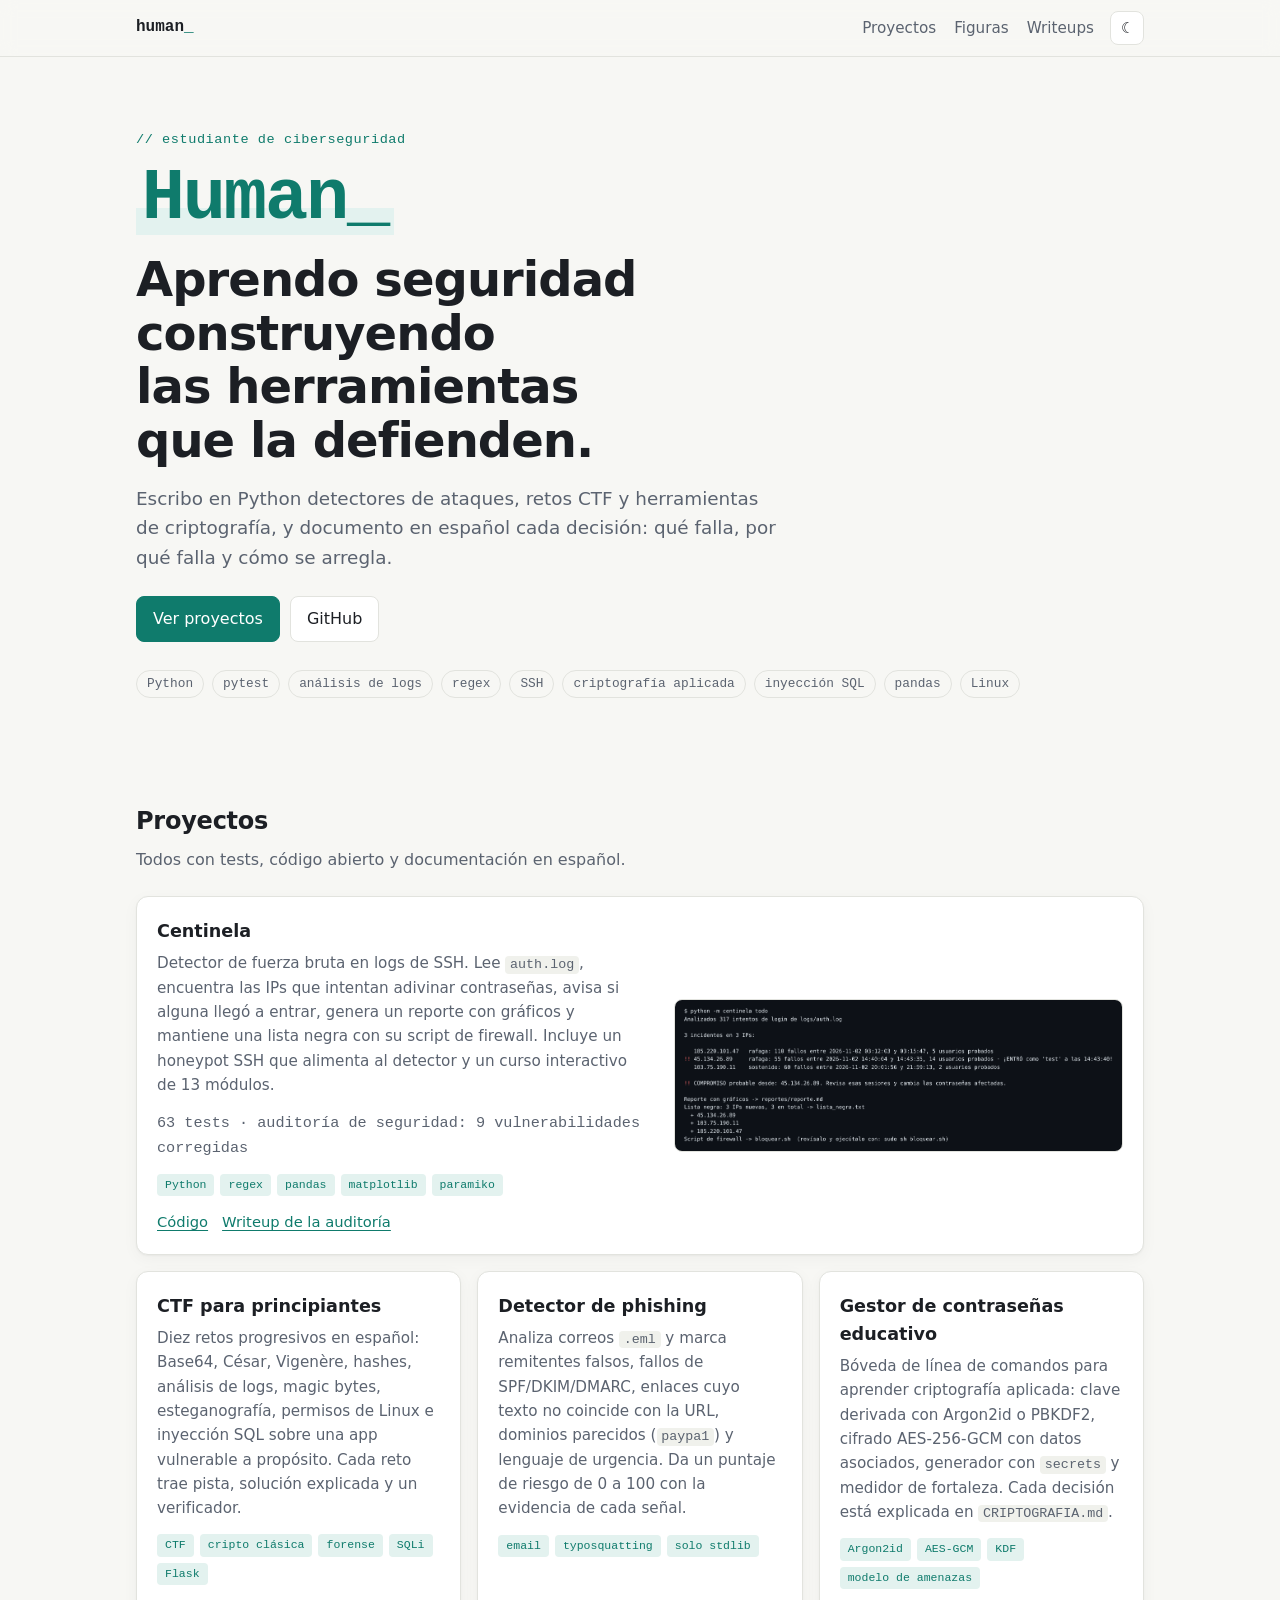
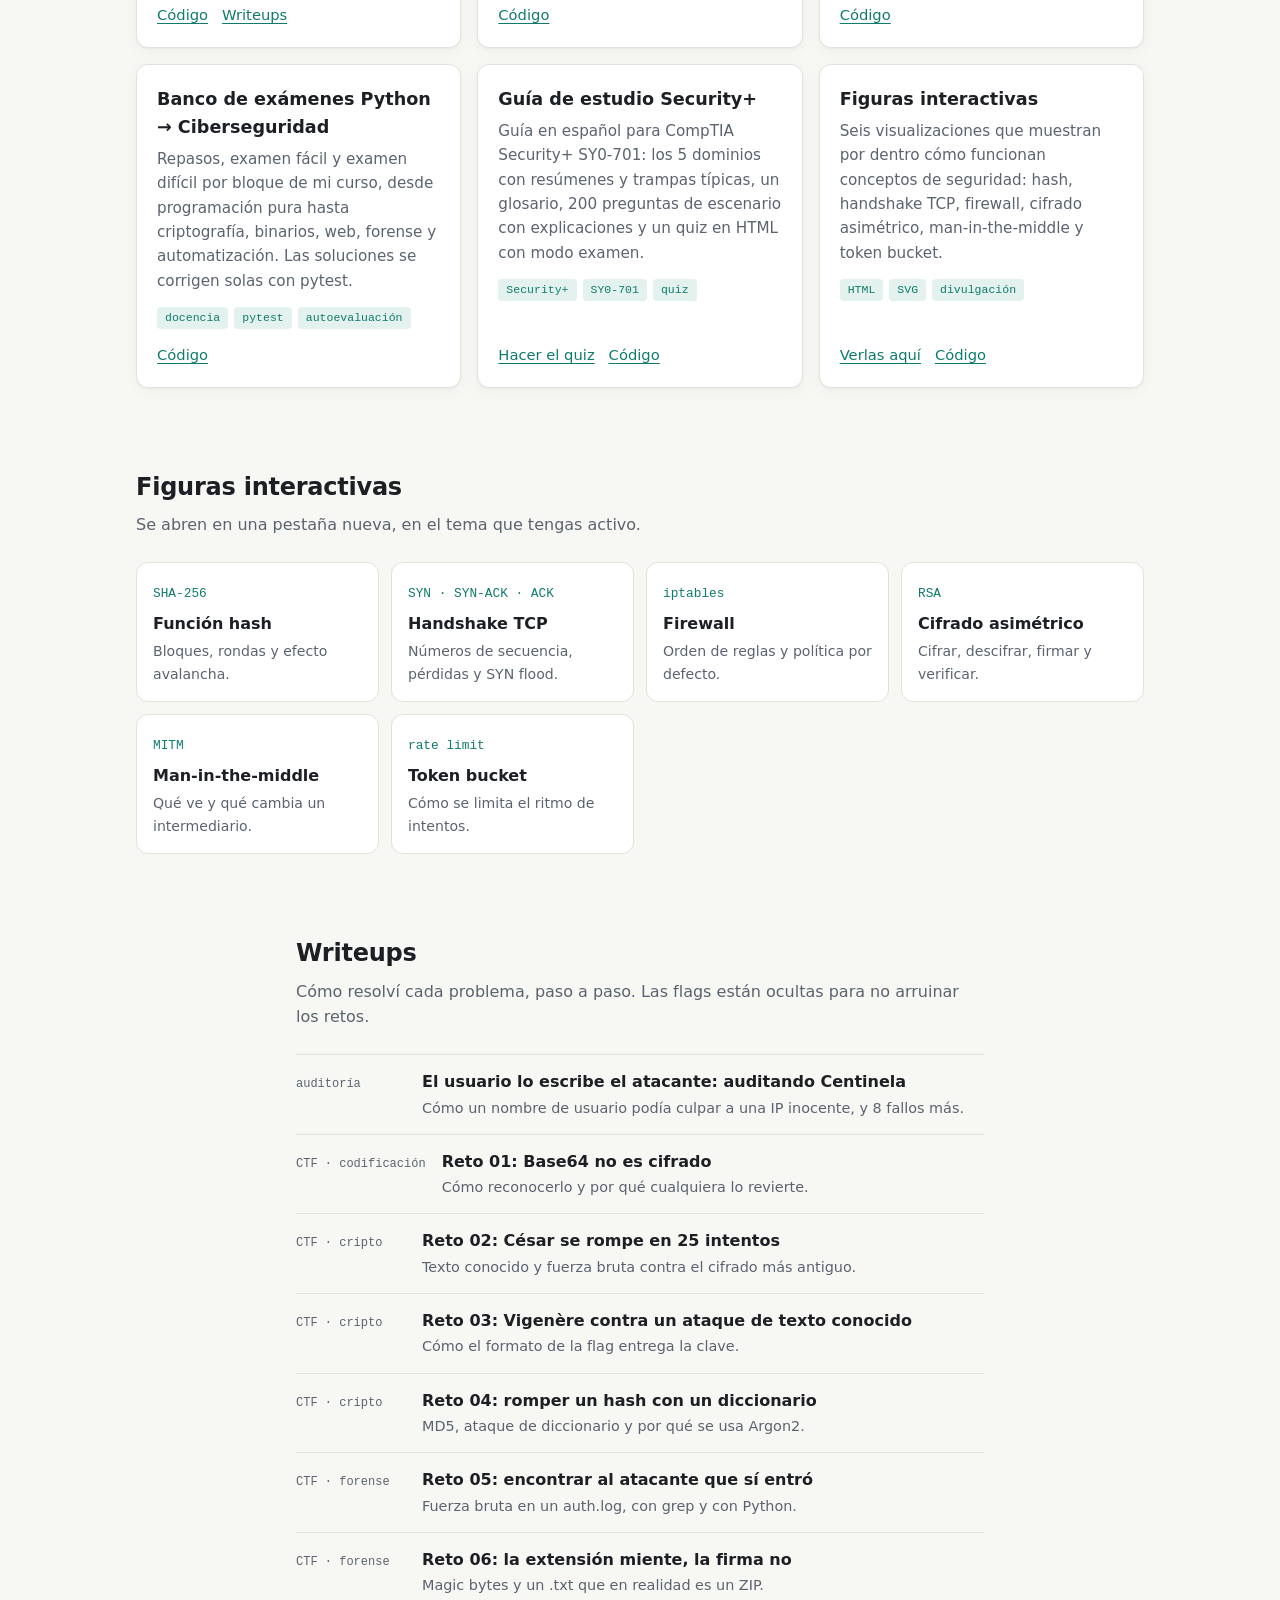
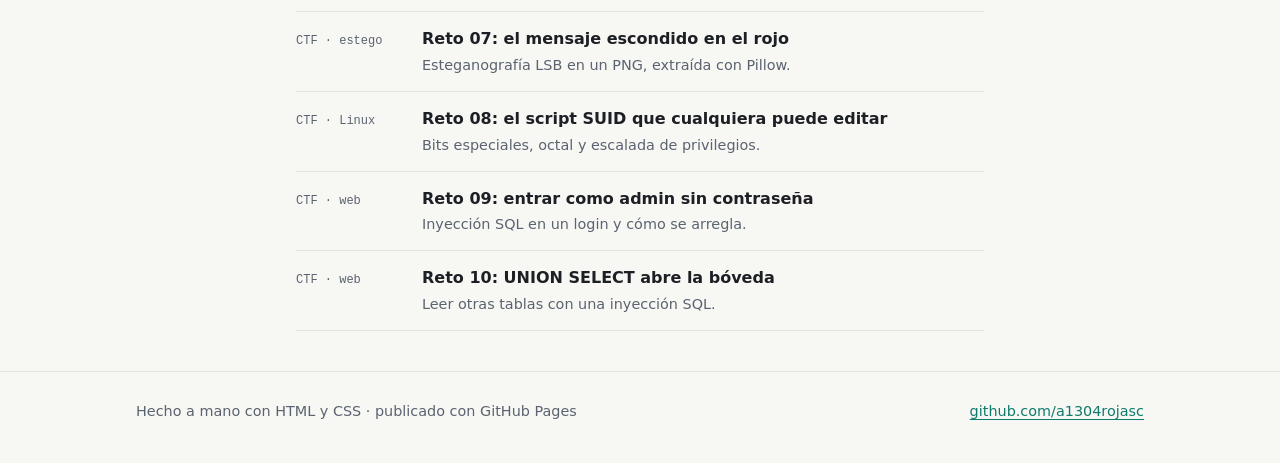
<file: index.html>
<!doctype html>
<html lang="es">
<head>
<meta charset="utf-8">
<meta name="viewport" content="width=device-width, initial-scale=1">
<title>Human · ciberseguridad</title>
<meta name="description" content="Proyectos de ciberseguridad en Python: detección de ataques, CTF, criptografía aplicada y figuras interactivas.">
<link rel="icon" href="assets/favicon.svg" type="image/svg+xml">
<meta property="og:type" content="website">
<meta property="og:url" content="https://a1304rojasc.github.io/">
<meta property="og:title" content="Human · portafolio de ciberseguridad">
<meta property="og:description" content="Proyectos de ciberseguridad en Python: detección de ataques, CTF, criptografía aplicada y figuras interactivas.">
<meta property="og:image" content="https://a1304rojasc.github.io/assets/og.png">
<meta property="og:image:width" content="1200">
<meta property="og:image:height" content="630">
<meta property="og:locale" content="es_ES">
<meta name="twitter:card" content="summary_large_image">
<link rel="stylesheet" href="assets/style.css">
<script src="assets/main.js"></script>
</head>
<body>

<header class="top">
  <div class="wrap">
    <a class="brand" href="#">human<span>_</span></a>
    <nav>
      <a href="#proyectos">Proyectos</a>
      <a href="#figuras" class="hide-sm">Figuras</a>
      <a href="#writeups">Writeups</a>
    </nav>
    <button class="theme" type="button" aria-label="Cambiar tema">☾</button>
  </div>
</header>

<main>
  <section class="hero">
    <div class="wrap">
      <p class="eyebrow">// estudiante de ciberseguridad</p>
      <!-- EDITA: tu nombre va en .nombre -->
      <p class="nombre">Human<span aria-hidden="true">_</span></p>
      <h1>Aprendo seguridad construyendo las herramientas que la defienden.</h1>
      <p class="lead">Escribo en Python detectores de ataques, retos CTF y herramientas de criptografía, y documento en español cada decisión: qué falla, por qué falla y cómo se arregla.</p>
      <div class="btns">
        <a class="btn primary" href="#proyectos">Ver proyectos</a>
        <a class="btn" href="https://github.com/a1304rojasc">GitHub</a>
      </div>
      <ul class="skills">
        <li>Python</li><li>pytest</li><li>análisis de logs</li><li>regex</li><li>SSH</li>
        <li>criptografía aplicada</li><li>inyección SQL</li><li>pandas</li><li>Linux</li>
      </ul>
    </div>
  </section>

  <section id="proyectos">
    <div class="wrap">
      <h2>Proyectos</h2>
      <p class="sub">Todos con tests, código abierto y documentación en español.</p>
      <div class="grid">

        <div class="card feature">
          <div>
            <h3>Centinela</h3>
            <p>Detector de fuerza bruta en logs de SSH. Lee <code>auth.log</code>, encuentra las IPs que intentan adivinar contraseñas, avisa si alguna llegó a entrar, genera un reporte con gráficos y mantiene una lista negra con su script de firewall. Incluye un honeypot SSH que alimenta al detector y un curso interactivo de 13 módulos.</p>
            <p class="stat">63 tests · auditoría de seguridad: 9 vulnerabilidades corregidas</p>
            <ul class="tags"><li>Python</li><li>regex</li><li>pandas</li><li>matplotlib</li><li>paramiko</li></ul>
            <div class="links">
              <a href="https://github.com/a1304rojasc/centinela">Código</a>
              <a href="writeups/centinela-auditoria.html">Writeup de la auditoría</a>
            </div>
          </div>
          <img src="assets/centinela-terminal.png" alt="Salida de Centinela en la terminal: IPs detectadas y su clasificación" loading="lazy">
        </div>

        <div class="card">
          <h3>CTF para principiantes</h3>
          <p>Diez retos progresivos en español: Base64, César, Vigenère, hashes, análisis de logs, magic bytes, esteganografía, permisos de Linux e inyección SQL sobre una app vulnerable a propósito. Cada reto trae pista, solución explicada y un verificador.</p>
          <ul class="tags"><li>CTF</li><li>cripto clásica</li><li>forense</li><li>SQLi</li><li>Flask</li></ul>
          <div class="links"><a href="https://github.com/a1304rojasc/ctf-principiantes">Código</a><a href="#writeups">Writeups</a></div>
        </div>

        <div class="card">
          <h3>Detector de phishing</h3>
          <p>Analiza correos <code>.eml</code> y marca remitentes falsos, fallos de SPF/DKIM/DMARC, enlaces cuyo texto no coincide con la URL, dominios parecidos (<code>paypa1</code>) y lenguaje de urgencia. Da un puntaje de riesgo de 0 a 100 con la evidencia de cada señal.</p>
          <ul class="tags"><li>email</li><li>typosquatting</li><li>solo stdlib</li></ul>
          <div class="links"><a href="https://github.com/a1304rojasc/detector-phishing">Código</a></div>
        </div>

        <div class="card">
          <h3>Gestor de contraseñas educativo</h3>
          <p>Bóveda de línea de comandos para aprender criptografía aplicada: clave derivada con Argon2id o PBKDF2, cifrado AES-256-GCM con datos asociados, generador con <code>secrets</code> y medidor de fortaleza. Cada decisión está explicada en <code>CRIPTOGRAFIA.md</code>.</p>
          <ul class="tags"><li>Argon2id</li><li>AES-GCM</li><li>KDF</li><li>modelo de amenazas</li></ul>
          <div class="links"><a href="https://github.com/a1304rojasc/gestor-contrasenas">Código</a></div>
        </div>

        <div class="card">
          <h3>Banco de exámenes Python → Ciberseguridad</h3>
          <p>Repasos, examen fácil y examen difícil por bloque de mi curso, desde programación pura hasta criptografía, binarios, web, forense y automatización. Las soluciones se corrigen solas con pytest.</p>
          <ul class="tags"><li>docencia</li><li>pytest</li><li>autoevaluación</li></ul>
          <div class="links"><a href="https://github.com/a1304rojasc/examenes-python">Código</a></div>
        </div>

        <div class="card">
          <h3>Guía de estudio Security+</h3>
          <p>Guía en español para CompTIA Security+ SY0-701: los 5 dominios con resúmenes y trampas típicas, un glosario, 200 preguntas de escenario con explicaciones y un quiz en HTML con modo examen.</p>
          <ul class="tags"><li>Security+</li><li>SY0-701</li><li>quiz</li></ul>
          <div class="links"><a href="https://a1304rojasc.github.io/guia-security-plus/quiz/">Hacer el quiz</a><a href="https://github.com/a1304rojasc/guia-security-plus">Código</a></div>
        </div>

        <div class="card">
          <h3>Figuras interactivas</h3>
          <p>Seis visualizaciones que muestran por dentro cómo funcionan conceptos de seguridad: hash, handshake TCP, firewall, cifrado asimétrico, man-in-the-middle y token bucket.</p>
          <ul class="tags"><li>HTML</li><li>SVG</li><li>divulgación</li></ul>
          <div class="links"><a href="#figuras">Verlas aquí</a><a href="https://github.com/a1304rojasc/anatomy-figuras">Código</a></div>
        </div>

      </div>
    </div>
  </section>

  <section id="figuras">
    <div class="wrap">
      <h2>Figuras interactivas</h2>
      <p class="sub">Se abren en una pestaña nueva, en el tema que tengas activo.</p>
      <div class="fig-grid">
        <a class="fig" data-figura="hash" data-base="" href="figuras/hash/hash.html" target="_blank" rel="noopener"><span class="ico">SHA-256</span><h3>Función hash</h3><p>Bloques, rondas y efecto avalancha.</p></a>
        <a class="fig" data-figura="handshake-tcp" data-base="" href="figuras/handshake-tcp/handshake-tcp.html" target="_blank" rel="noopener"><span class="ico">SYN · SYN-ACK · ACK</span><h3>Handshake TCP</h3><p>Números de secuencia, pérdidas y SYN flood.</p></a>
        <a class="fig" data-figura="firewall" data-base="" href="figuras/firewall/firewall.html" target="_blank" rel="noopener"><span class="ico">iptables</span><h3>Firewall</h3><p>Orden de reglas y política por defecto.</p></a>
        <a class="fig" data-figura="cifrado-asimetrico" data-base="" href="figuras/cifrado-asimetrico/cifrado-asimetrico.html" target="_blank" rel="noopener"><span class="ico">RSA</span><h3>Cifrado asimétrico</h3><p>Cifrar, descifrar, firmar y verificar.</p></a>
        <a class="fig" data-figura="mitm" data-base="" href="figuras/mitm/mitm.html" target="_blank" rel="noopener"><span class="ico">MITM</span><h3>Man-in-the-middle</h3><p>Qué ve y qué cambia un intermediario.</p></a>
        <a class="fig" data-figura="token-bucket" data-base="" href="figuras/token-bucket/token-bucket.html" target="_blank" rel="noopener"><span class="ico">rate limit</span><h3>Token bucket</h3><p>Cómo se limita el ritmo de intentos.</p></a>
      </div>
    </div>
  </section>

  <section id="writeups">
    <div class="wrap narrow">
      <h2>Writeups</h2>
      <p class="sub">Cómo resolví cada problema, paso a paso. Las flags están ocultas para no arruinar los retos.</p>
      <ul class="list">
        <li><a href="writeups/centinela-auditoria.html"><span class="cat">auditoría</span><div><h3>El usuario lo escribe el atacante: auditando Centinela</h3><p>Cómo un nombre de usuario podía culpar a una IP inocente, y 8 fallos más.</p></div></a></li>
        <li><a href="writeups/ctf-01-base64.html"><span class="cat">CTF · codificación</span><div><h3>Reto 01: Base64 no es cifrado</h3><p>Cómo reconocerlo y por qué cualquiera lo revierte.</p></div></a></li>
        <li><a href="writeups/ctf-02-cesar.html"><span class="cat">CTF · cripto</span><div><h3>Reto 02: César se rompe en 25 intentos</h3><p>Texto conocido y fuerza bruta contra el cifrado más antiguo.</p></div></a></li>
        <li><a href="writeups/ctf-03-vigenere.html"><span class="cat">CTF · cripto</span><div><h3>Reto 03: Vigenère contra un ataque de texto conocido</h3><p>Cómo el formato de la flag entrega la clave.</p></div></a></li>
        <li><a href="writeups/ctf-04-hashes.html"><span class="cat">CTF · cripto</span><div><h3>Reto 04: romper un hash con un diccionario</h3><p>MD5, ataque de diccionario y por qué se usa Argon2.</p></div></a></li>
        <li><a href="writeups/ctf-05-analisis-logs.html"><span class="cat">CTF · forense</span><div><h3>Reto 05: encontrar al atacante que sí entró</h3><p>Fuerza bruta en un auth.log, con grep y con Python.</p></div></a></li>
        <li><a href="writeups/ctf-06-magic-bytes.html"><span class="cat">CTF · forense</span><div><h3>Reto 06: la extensión miente, la firma no</h3><p>Magic bytes y un .txt que en realidad es un ZIP.</p></div></a></li>
        <li><a href="writeups/ctf-07-esteganografia.html"><span class="cat">CTF · estego</span><div><h3>Reto 07: el mensaje escondido en el rojo</h3><p>Esteganografía LSB en un PNG, extraída con Pillow.</p></div></a></li>
        <li><a href="writeups/ctf-08-permisos-linux.html"><span class="cat">CTF · Linux</span><div><h3>Reto 08: el script SUID que cualquiera puede editar</h3><p>Bits especiales, octal y escalada de privilegios.</p></div></a></li>
        <li><a href="writeups/ctf-09-sqli-login.html"><span class="cat">CTF · web</span><div><h3>Reto 09: entrar como admin sin contraseña</h3><p>Inyección SQL en un login y cómo se arregla.</p></div></a></li>
        <li><a href="writeups/ctf-10-sqli-union.html"><span class="cat">CTF · web</span><div><h3>Reto 10: UNION SELECT abre la bóveda</h3><p>Leer otras tablas con una inyección SQL.</p></div></a></li>
      </ul>
    </div>
  </section>
</main>

<footer>
  <div class="wrap">
    <span>Hecho a mano con HTML y CSS · publicado con GitHub Pages</span>
    <a href="https://github.com/a1304rojasc">github.com/a1304rojasc</a>
  </div>
</footer>
</body>
</html>
</file>
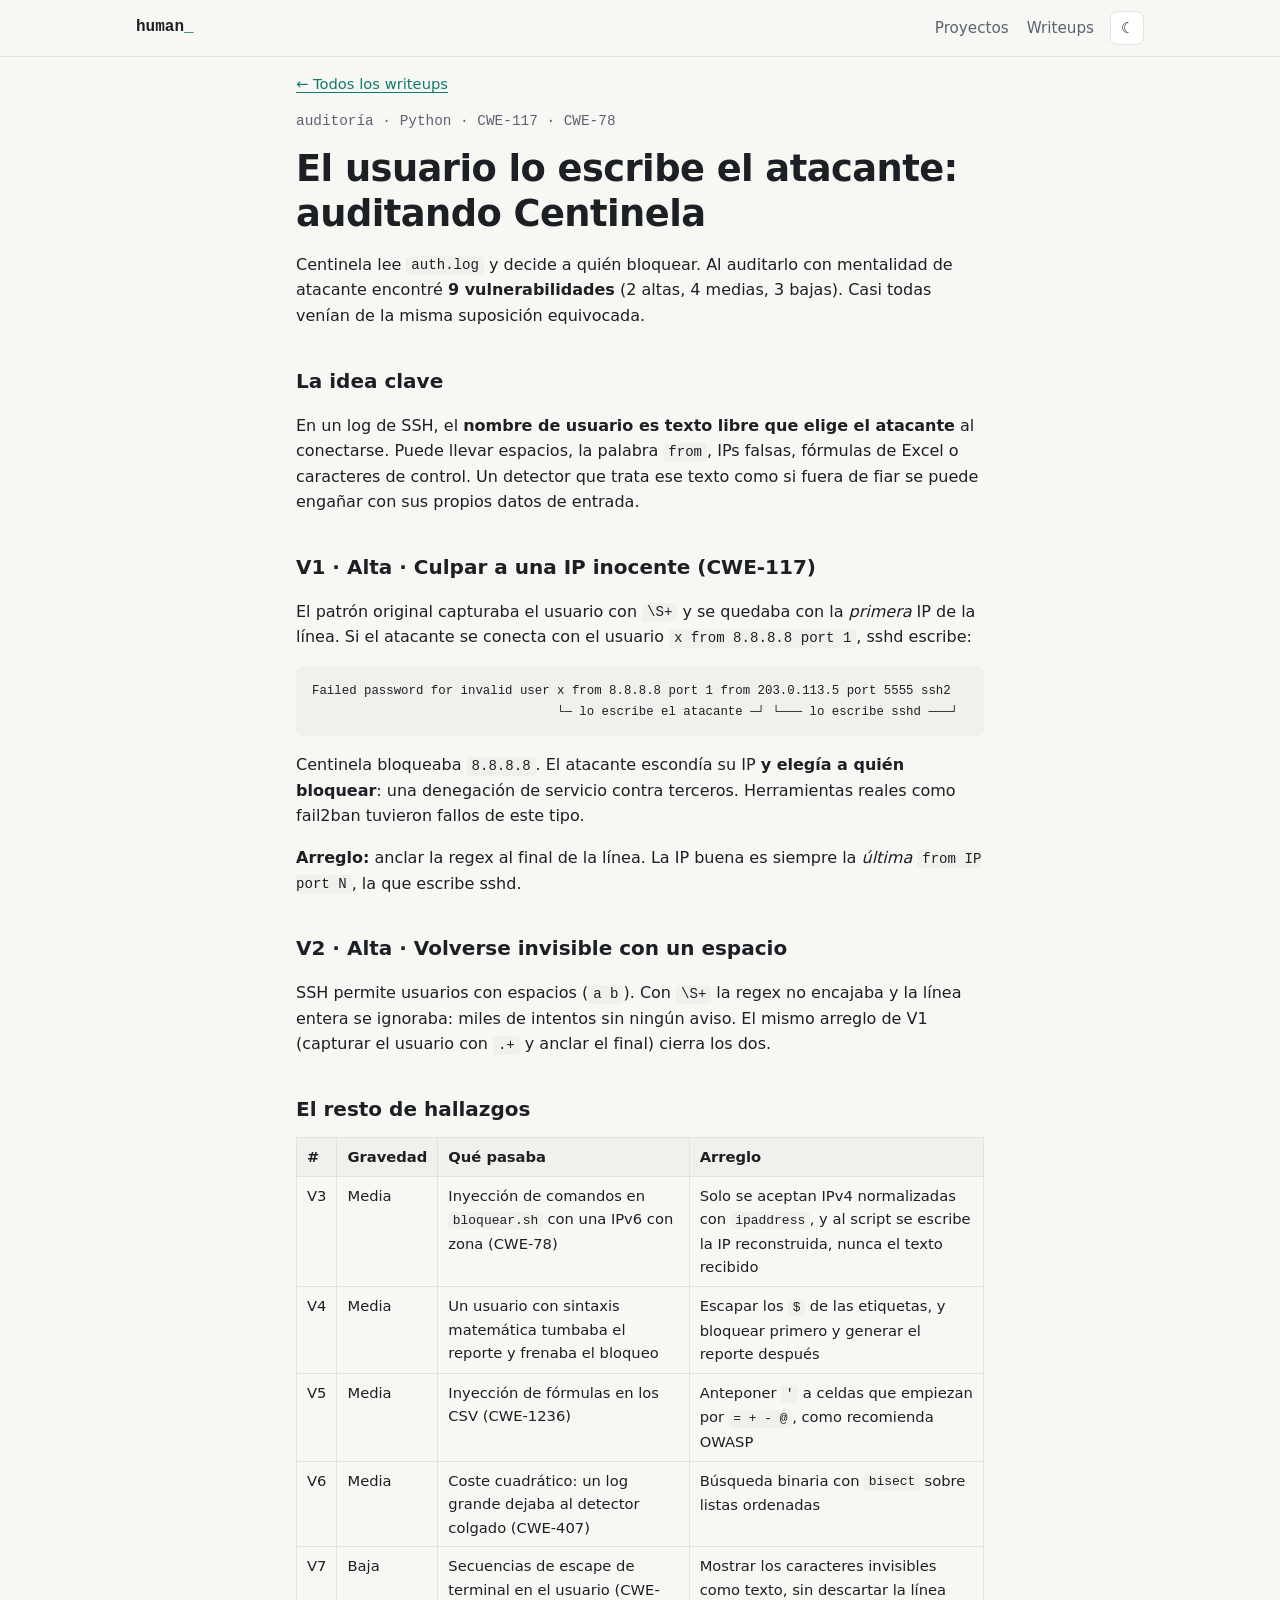
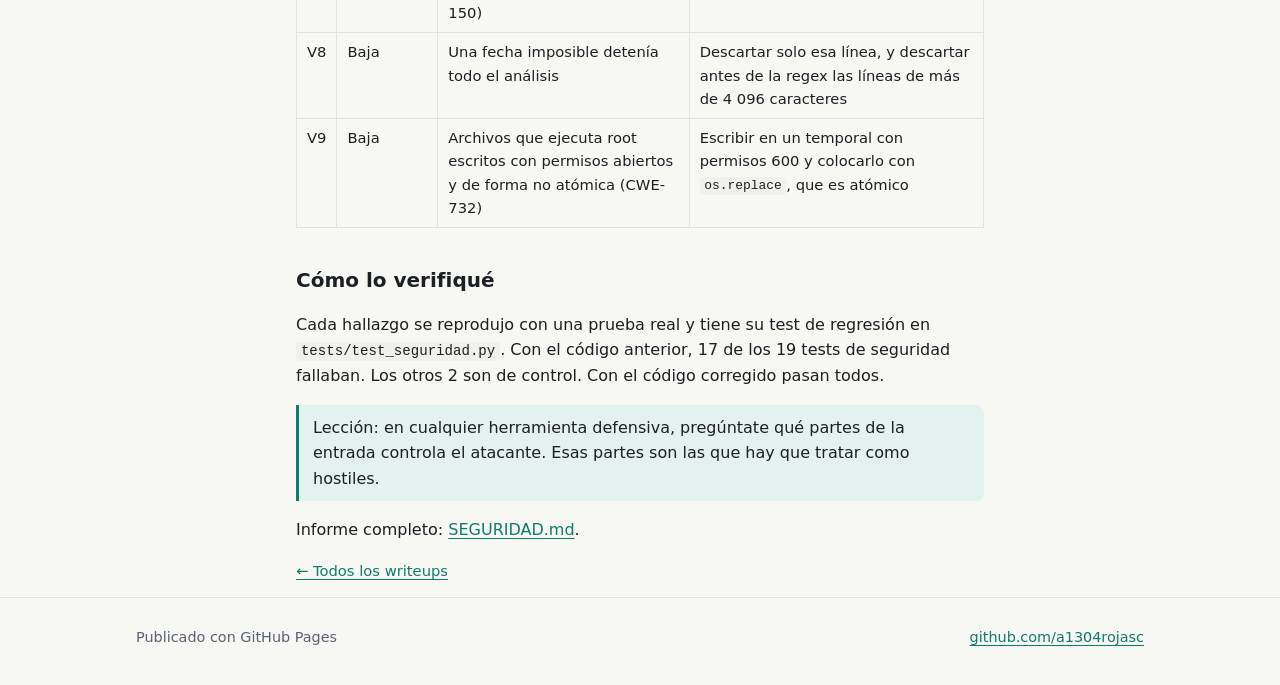
<file: writeups/centinela-auditoria.html>
<!doctype html>
<html lang="es">
<head>
<meta charset="utf-8">
<meta name="viewport" content="width=device-width, initial-scale=1">
<title>El usuario lo escribe el atacante: auditando Centinela</title>
<link rel="icon" href="../assets/favicon.svg" type="image/svg+xml">
<meta property="og:type" content="article">
<meta property="og:title" content="El usuario lo escribe el atacante: auditando Centinela">
<meta property="og:image" content="https://a1304rojasc.github.io/assets/og.png">
<meta name="twitter:card" content="summary_large_image">
<link rel="stylesheet" href="../assets/style.css">
<script src="../assets/main.js"></script>
</head>
<body>
<header class="top">
  <div class="wrap">
    <a class="brand" href="../">human<span>_</span></a>
    <nav><a href="../#proyectos">Proyectos</a><a href="../#writeups">Writeups</a></nav>
    <button class="theme" type="button" aria-label="Cambiar tema">☾</button>
  </div>
</header>
<main>
<article class="wrap narrow">
<p class="back"><a href="../#writeups">← Todos los writeups</a></p>
<p class="meta">auditoría · Python · CWE-117 · CWE-78</p>
<h1>El usuario lo escribe el atacante: auditando Centinela</h1>
<p>Centinela lee <code>auth.log</code> y decide a quién bloquear. Al auditarlo con mentalidad de atacante encontré <strong>9 vulnerabilidades</strong> (2 altas, 4 medias, 3 bajas). Casi todas venían de la misma suposición equivocada.</p>

<h2>La idea clave</h2>
<p>En un log de SSH, el <strong>nombre de usuario es texto libre que elige el atacante</strong> al conectarse. Puede llevar espacios, la palabra <code>from</code>, IPs falsas, fórmulas de Excel o caracteres de control. Un detector que trata ese texto como si fuera de fiar se puede engañar con sus propios datos de entrada.</p>

<h2>V1 · Alta · Culpar a una IP inocente (CWE-117)</h2>
<p>El patrón original capturaba el usuario con <code>\S+</code> y se quedaba con la <em>primera</em> IP de la línea. Si el atacante se conecta con el usuario <code>x from 8.8.8.8 port 1</code>, sshd escribe:</p>
<pre><code>Failed password for invalid user x from 8.8.8.8 port 1 from 203.0.113.5 port 5555 ssh2
                                 └─ lo escribe el atacante ─┘ └─── lo escribe sshd ───┘</code></pre>
<p>Centinela bloqueaba <code>8.8.8.8</code>. El atacante escondía su IP <strong>y elegía a quién bloquear</strong>: una denegación de servicio contra terceros. Herramientas reales como fail2ban tuvieron fallos de este tipo.</p>
<p><strong>Arreglo:</strong> anclar la regex al final de la línea. La IP buena es siempre la <em>última</em> <code>from IP port N</code>, la que escribe sshd.</p>

<h2>V2 · Alta · Volverse invisible con un espacio</h2>
<p>SSH permite usuarios con espacios (<code>a b</code>). Con <code>\S+</code> la regex no encajaba y la línea entera se ignoraba: miles de intentos sin ningún aviso. El mismo arreglo de V1 (capturar el usuario con <code>.+</code> y anclar el final) cierra los dos.</p>

<h2>El resto de hallazgos</h2>
<table>
<tr><th>#</th><th>Gravedad</th><th>Qué pasaba</th><th>Arreglo</th></tr>
<tr><td>V3</td><td>Media</td><td>Inyección de comandos en <code>bloquear.sh</code> con una IPv6 con zona (CWE-78)</td><td>Solo se aceptan IPv4 normalizadas con <code>ipaddress</code>, y al script se escribe la IP reconstruida, nunca el texto recibido</td></tr>
<tr><td>V4</td><td>Media</td><td>Un usuario con sintaxis matemática tumbaba el reporte y frenaba el bloqueo</td><td>Escapar los <code>$</code> de las etiquetas, y bloquear primero y generar el reporte después</td></tr>
<tr><td>V5</td><td>Media</td><td>Inyección de fórmulas en los CSV (CWE-1236)</td><td>Anteponer <code>'</code> a celdas que empiezan por <code>= + - @</code>, como recomienda OWASP</td></tr>
<tr><td>V6</td><td>Media</td><td>Coste cuadrático: un log grande dejaba al detector colgado (CWE-407)</td><td>Búsqueda binaria con <code>bisect</code> sobre listas ordenadas</td></tr>
<tr><td>V7</td><td>Baja</td><td>Secuencias de escape de terminal en el usuario (CWE-150)</td><td>Mostrar los caracteres invisibles como texto, sin descartar la línea</td></tr>
<tr><td>V8</td><td>Baja</td><td>Una fecha imposible detenía todo el análisis</td><td>Descartar solo esa línea, y descartar antes de la regex las líneas de más de 4 096 caracteres</td></tr>
<tr><td>V9</td><td>Baja</td><td>Archivos que ejecuta root escritos con permisos abiertos y de forma no atómica (CWE-732)</td><td>Escribir en un temporal con permisos 600 y colocarlo con <code>os.replace</code>, que es atómico</td></tr>
</table>

<h2>Cómo lo verifiqué</h2>
<p>Cada hallazgo se reprodujo con una prueba real y tiene su test de regresión en <code>tests/test_seguridad.py</code>. Con el código anterior, 17 de los 19 tests de seguridad fallaban. Los otros 2 son de control. Con el código corregido pasan todos.</p>
<div class="note">Lección: en cualquier herramienta defensiva, pregúntate qué partes de la entrada controla el atacante. Esas partes son las que hay que tratar como hostiles.</div>
<p>Informe completo: <a href="https://github.com/a1304rojasc/centinela/blob/main/SEGURIDAD.md">SEGURIDAD.md</a>.</p>

<p class="back"><a href="../#writeups">← Todos los writeups</a></p>
</article>
</main>
<footer><div class="wrap"><span>Publicado con GitHub Pages</span><a href="https://github.com/a1304rojasc">github.com/a1304rojasc</a></div></footer>
</body>
</html>
</file>
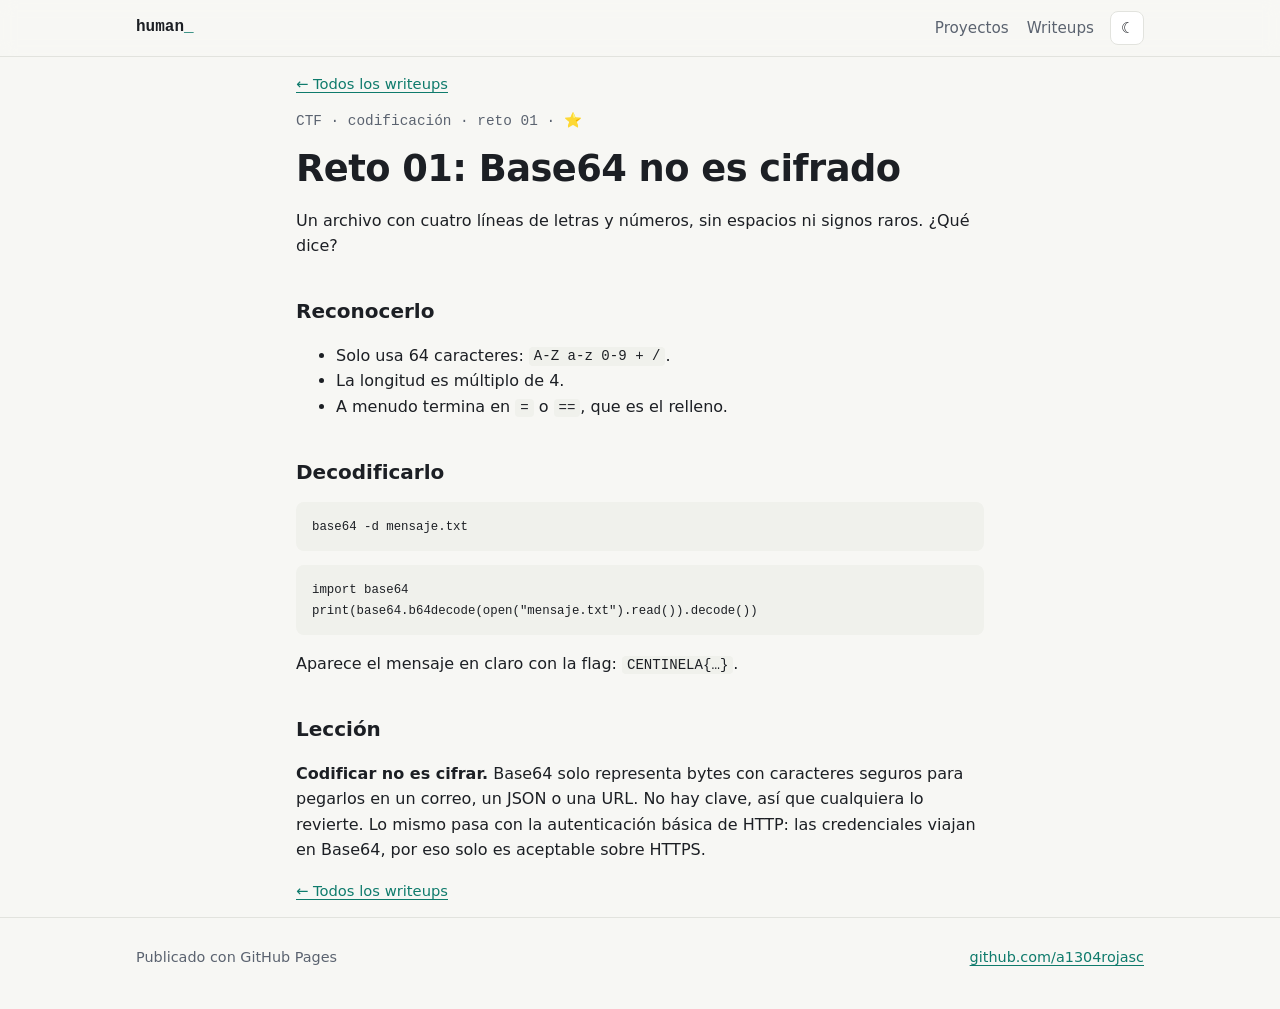
<file: writeups/ctf-01-base64.html>
<!doctype html>
<html lang="es">
<head>
<meta charset="utf-8">
<meta name="viewport" content="width=device-width, initial-scale=1">
<title>Reto 01: Base64 no es cifrado</title>
<link rel="icon" href="../assets/favicon.svg" type="image/svg+xml">
<meta property="og:type" content="article">
<meta property="og:title" content="Reto 01: Base64 no es cifrado">
<meta property="og:image" content="https://a1304rojasc.github.io/assets/og.png">
<meta name="twitter:card" content="summary_large_image">
<link rel="stylesheet" href="../assets/style.css">
<script src="../assets/main.js"></script>
</head>
<body>
<header class="top">
  <div class="wrap">
    <a class="brand" href="../">human<span>_</span></a>
    <nav><a href="../#proyectos">Proyectos</a><a href="../#writeups">Writeups</a></nav>
    <button class="theme" type="button" aria-label="Cambiar tema">☾</button>
  </div>
</header>
<main>
<article class="wrap narrow">
<p class="back"><a href="../#writeups">← Todos los writeups</a></p>
<p class="meta">CTF · codificación · reto 01 · ⭐</p>
<h1>Reto 01: Base64 no es cifrado</h1>
<p>Un archivo con cuatro líneas de letras y números, sin espacios ni signos raros. ¿Qué dice?</p>
<h2>Reconocerlo</h2>
<ul>
<li>Solo usa 64 caracteres: <code>A-Z a-z 0-9 + /</code>.</li>
<li>La longitud es múltiplo de 4.</li>
<li>A menudo termina en <code>=</code> o <code>==</code>, que es el relleno.</li>
</ul>
<h2>Decodificarlo</h2>
<pre><code>base64 -d mensaje.txt</code></pre>
<pre><code>import base64
print(base64.b64decode(open("mensaje.txt").read()).decode())</code></pre>
<p>Aparece el mensaje en claro con la flag: <code>CENTINELA{…}</code>.</p>
<h2>Lección</h2>
<p><strong>Codificar no es cifrar.</strong> Base64 solo representa bytes con caracteres seguros para pegarlos en un correo, un JSON o una URL. No hay clave, así que cualquiera lo revierte. Lo mismo pasa con la autenticación básica de HTTP: las credenciales viajan en Base64, por eso solo es aceptable sobre HTTPS.</p>

<p class="back"><a href="../#writeups">← Todos los writeups</a></p>
</article>
</main>
<footer><div class="wrap"><span>Publicado con GitHub Pages</span><a href="https://github.com/a1304rojasc">github.com/a1304rojasc</a></div></footer>
</body>
</html>
</file>
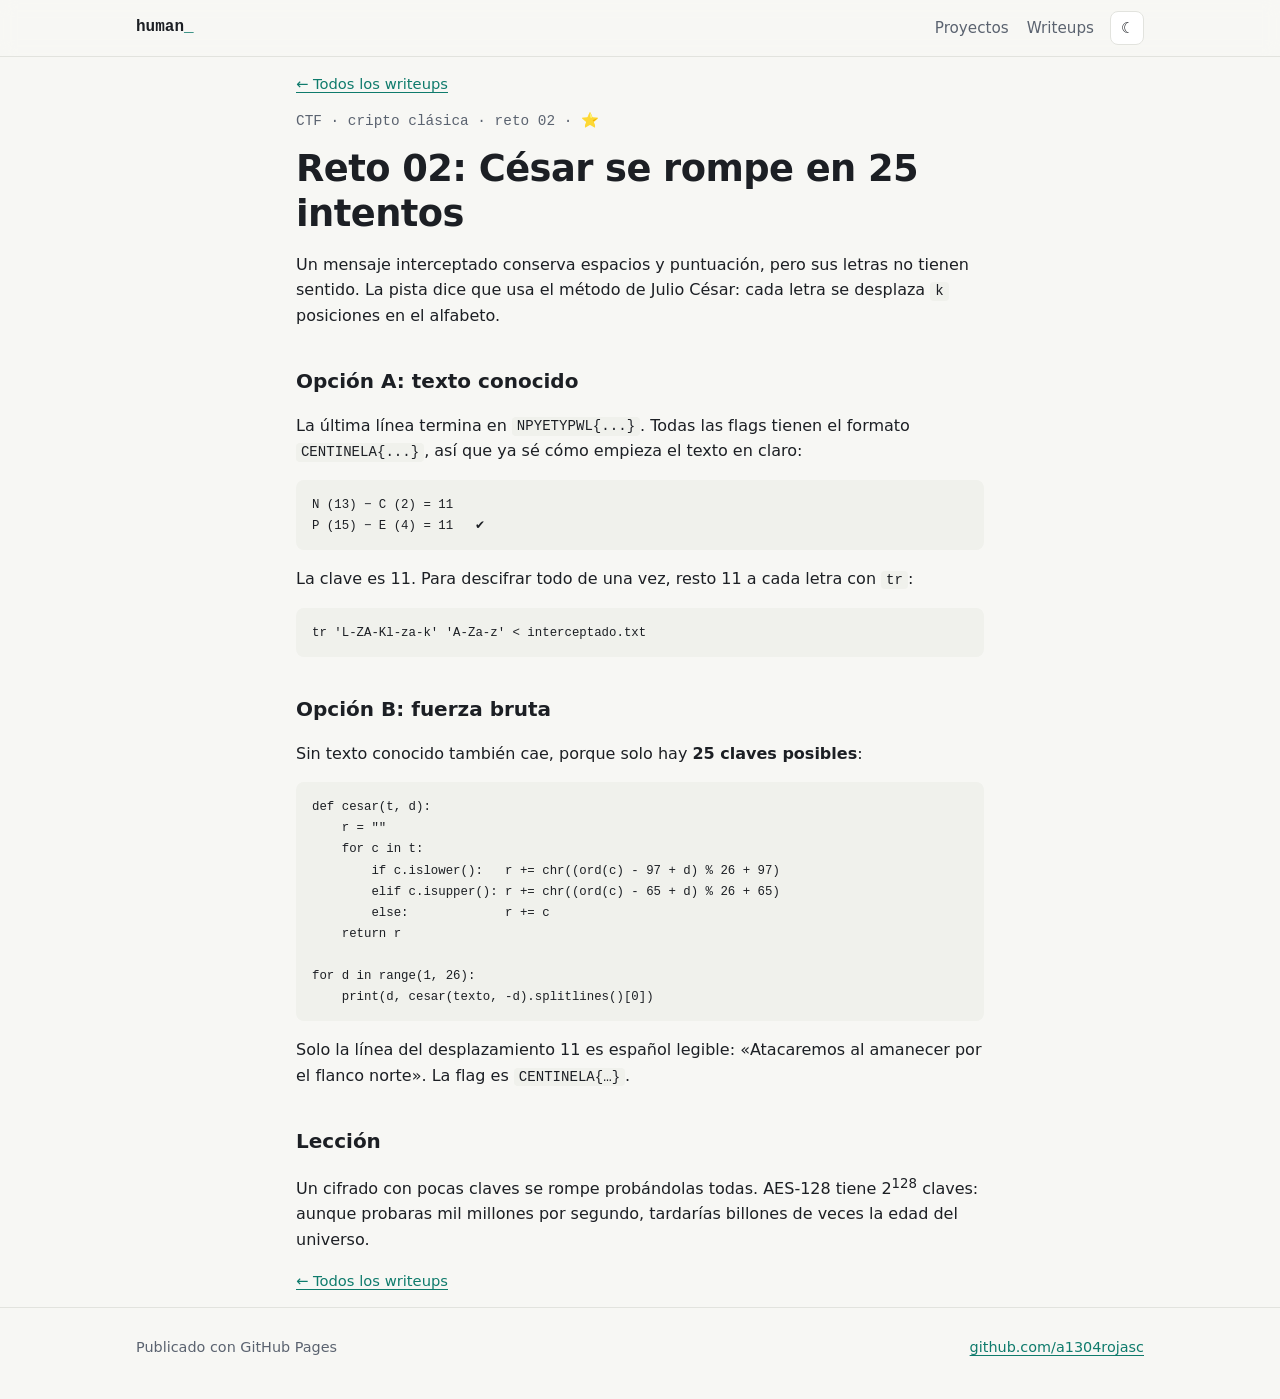
<file: writeups/ctf-02-cesar.html>
<!doctype html>
<html lang="es">
<head>
<meta charset="utf-8">
<meta name="viewport" content="width=device-width, initial-scale=1">
<title>Reto 02: César se rompe en 25 intentos</title>
<link rel="icon" href="../assets/favicon.svg" type="image/svg+xml">
<meta property="og:type" content="article">
<meta property="og:title" content="Reto 02: César se rompe en 25 intentos">
<meta property="og:image" content="https://a1304rojasc.github.io/assets/og.png">
<meta name="twitter:card" content="summary_large_image">
<link rel="stylesheet" href="../assets/style.css">
<script src="../assets/main.js"></script>
</head>
<body>
<header class="top">
  <div class="wrap">
    <a class="brand" href="../">human<span>_</span></a>
    <nav><a href="../#proyectos">Proyectos</a><a href="../#writeups">Writeups</a></nav>
    <button class="theme" type="button" aria-label="Cambiar tema">☾</button>
  </div>
</header>
<main>
<article class="wrap narrow">
<p class="back"><a href="../#writeups">← Todos los writeups</a></p>
<p class="meta">CTF · cripto clásica · reto 02 · ⭐</p>
<h1>Reto 02: César se rompe en 25 intentos</h1>
<p>Un mensaje interceptado conserva espacios y puntuación, pero sus letras no tienen sentido. La pista dice que usa el método de Julio César: cada letra se desplaza <code>k</code> posiciones en el alfabeto.</p>

<h2>Opción A: texto conocido</h2>
<p>La última línea termina en <code>NPYETYPWL{...}</code>. Todas las flags tienen el formato <code>CENTINELA{...}</code>, así que ya sé cómo empieza el texto en claro:</p>
<pre><code>N (13) − C (2) = 11
P (15) − E (4) = 11   ✔</code></pre>
<p>La clave es 11. Para descifrar todo de una vez, resto 11 a cada letra con <code>tr</code>:</p>
<pre><code>tr 'L-ZA-Kl-za-k' 'A-Za-z' &lt; interceptado.txt</code></pre>

<h2>Opción B: fuerza bruta</h2>
<p>Sin texto conocido también cae, porque solo hay <strong>25 claves posibles</strong>:</p>
<pre><code>def cesar(t, d):
    r = ""
    for c in t:
        if c.islower():   r += chr((ord(c) - 97 + d) % 26 + 97)
        elif c.isupper(): r += chr((ord(c) - 65 + d) % 26 + 65)
        else:             r += c
    return r

for d in range(1, 26):
    print(d, cesar(texto, -d).splitlines()[0])</code></pre>
<p>Solo la línea del desplazamiento 11 es español legible: «Atacaremos al amanecer por el flanco norte». La flag es <code>CENTINELA{…}</code>.</p>

<h2>Lección</h2>
<p>Un cifrado con pocas claves se rompe probándolas todas. AES-128 tiene 2<sup>128</sup> claves: aunque probaras mil millones por segundo, tardarías billones de veces la edad del universo.</p>

<p class="back"><a href="../#writeups">← Todos los writeups</a></p>
</article>
</main>
<footer><div class="wrap"><span>Publicado con GitHub Pages</span><a href="https://github.com/a1304rojasc">github.com/a1304rojasc</a></div></footer>
</body>
</html>
</file>
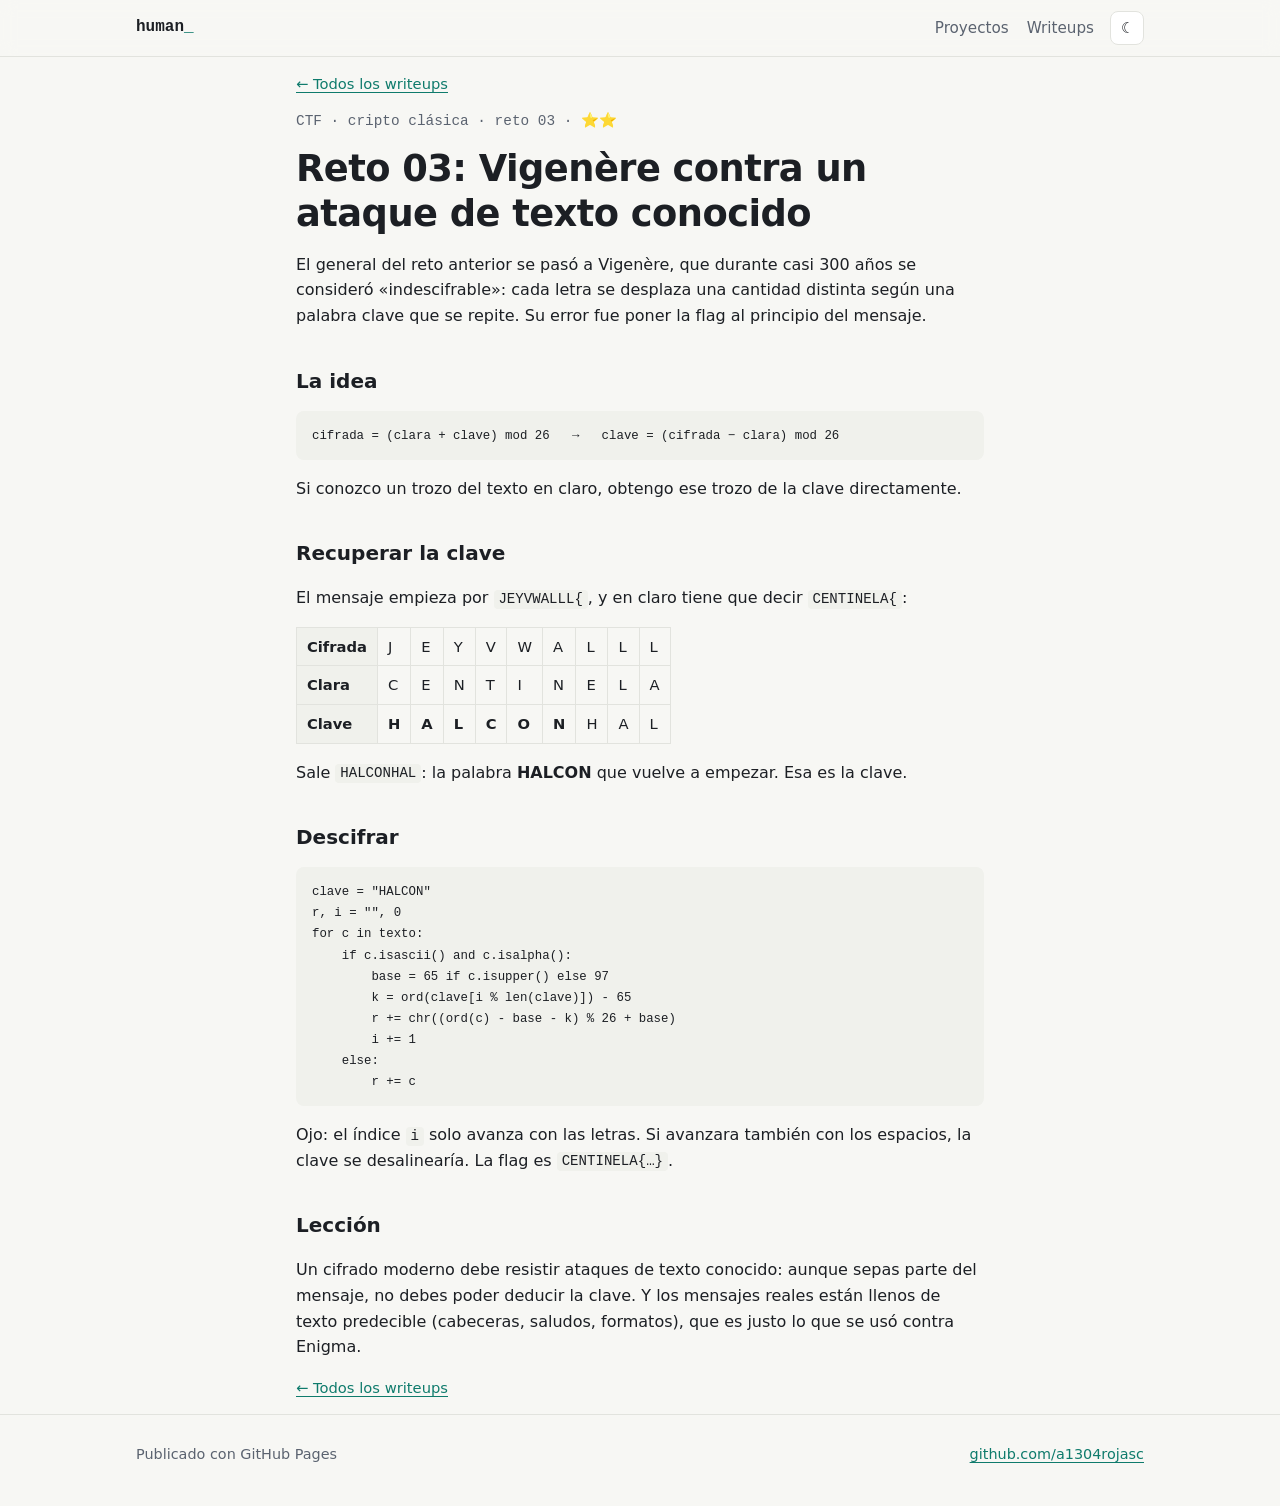
<file: writeups/ctf-03-vigenere.html>
<!doctype html>
<html lang="es">
<head>
<meta charset="utf-8">
<meta name="viewport" content="width=device-width, initial-scale=1">
<title>Reto 03: Vigenère contra un ataque de texto conocido</title>
<link rel="icon" href="../assets/favicon.svg" type="image/svg+xml">
<meta property="og:type" content="article">
<meta property="og:title" content="Reto 03: Vigenère contra un ataque de texto conocido">
<meta property="og:image" content="https://a1304rojasc.github.io/assets/og.png">
<meta name="twitter:card" content="summary_large_image">
<link rel="stylesheet" href="../assets/style.css">
<script src="../assets/main.js"></script>
</head>
<body>
<header class="top">
  <div class="wrap">
    <a class="brand" href="../">human<span>_</span></a>
    <nav><a href="../#proyectos">Proyectos</a><a href="../#writeups">Writeups</a></nav>
    <button class="theme" type="button" aria-label="Cambiar tema">☾</button>
  </div>
</header>
<main>
<article class="wrap narrow">
<p class="back"><a href="../#writeups">← Todos los writeups</a></p>
<p class="meta">CTF · cripto clásica · reto 03 · ⭐⭐</p>
<h1>Reto 03: Vigenère contra un ataque de texto conocido</h1>
<p>El general del reto anterior se pasó a Vigenère, que durante casi 300 años se consideró «indescifrable»: cada letra se desplaza una cantidad distinta según una palabra clave que se repite. Su error fue poner la flag al principio del mensaje.</p>

<h2>La idea</h2>
<pre><code>cifrada = (clara + clave) mod 26   →   clave = (cifrada − clara) mod 26</code></pre>
<p>Si conozco un trozo del texto en claro, obtengo ese trozo de la clave directamente.</p>

<h2>Recuperar la clave</h2>
<p>El mensaje empieza por <code>JEYVWALLL{</code>, y en claro tiene que decir <code>CENTINELA{</code>:</p>
<table>
<tr><th>Cifrada</th><td>J</td><td>E</td><td>Y</td><td>V</td><td>W</td><td>A</td><td>L</td><td>L</td><td>L</td></tr>
<tr><th>Clara</th><td>C</td><td>E</td><td>N</td><td>T</td><td>I</td><td>N</td><td>E</td><td>L</td><td>A</td></tr>
<tr><th>Clave</th><td><b>H</b></td><td><b>A</b></td><td><b>L</b></td><td><b>C</b></td><td><b>O</b></td><td><b>N</b></td><td>H</td><td>A</td><td>L</td></tr>
</table>
<p>Sale <code>HALCONHAL</code>: la palabra <strong>HALCON</strong> que vuelve a empezar. Esa es la clave.</p>

<h2>Descifrar</h2>
<pre><code>clave = "HALCON"
r, i = "", 0
for c in texto:
    if c.isascii() and c.isalpha():
        base = 65 if c.isupper() else 97
        k = ord(clave[i % len(clave)]) - 65
        r += chr((ord(c) - base - k) % 26 + base)
        i += 1
    else:
        r += c</code></pre>
<p>Ojo: el índice <code>i</code> solo avanza con las letras. Si avanzara también con los espacios, la clave se desalinearía. La flag es <code>CENTINELA{…}</code>.</p>

<h2>Lección</h2>
<p>Un cifrado moderno debe resistir ataques de texto conocido: aunque sepas parte del mensaje, no debes poder deducir la clave. Y los mensajes reales están llenos de texto predecible (cabeceras, saludos, formatos), que es justo lo que se usó contra Enigma.</p>

<p class="back"><a href="../#writeups">← Todos los writeups</a></p>
</article>
</main>
<footer><div class="wrap"><span>Publicado con GitHub Pages</span><a href="https://github.com/a1304rojasc">github.com/a1304rojasc</a></div></footer>
</body>
</html>
</file>
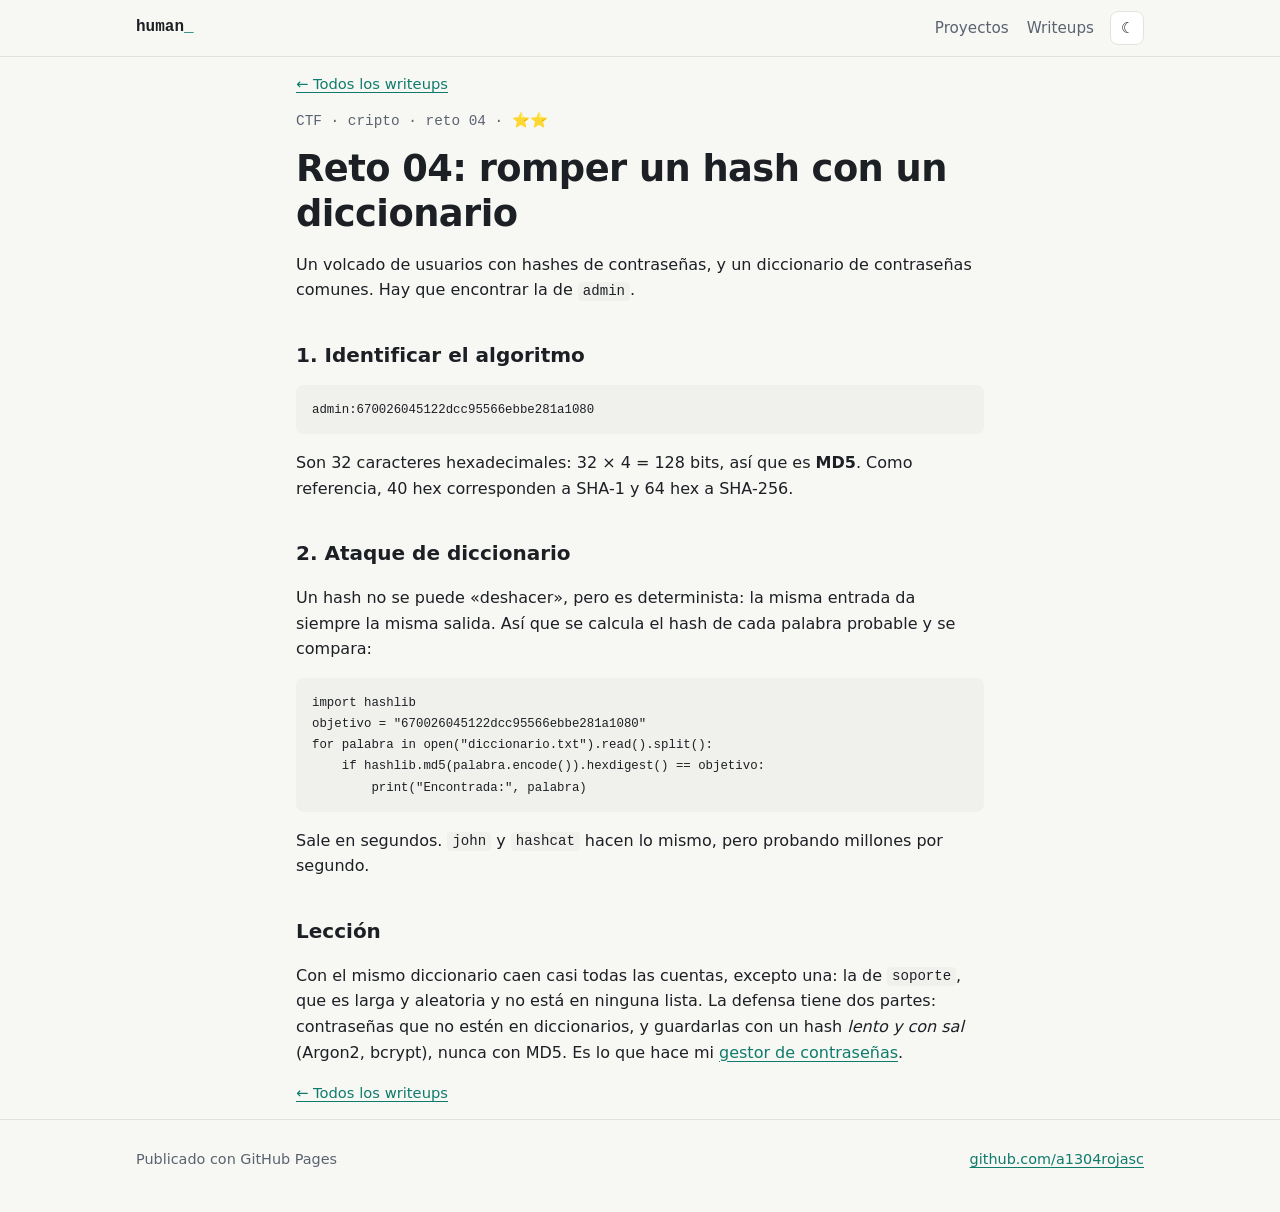
<file: writeups/ctf-04-hashes.html>
<!doctype html>
<html lang="es">
<head>
<meta charset="utf-8">
<meta name="viewport" content="width=device-width, initial-scale=1">
<title>Reto 04: romper un hash con un diccionario</title>
<link rel="icon" href="../assets/favicon.svg" type="image/svg+xml">
<meta property="og:type" content="article">
<meta property="og:title" content="Reto 04: romper un hash con un diccionario">
<meta property="og:image" content="https://a1304rojasc.github.io/assets/og.png">
<meta name="twitter:card" content="summary_large_image">
<link rel="stylesheet" href="../assets/style.css">
<script src="../assets/main.js"></script>
</head>
<body>
<header class="top">
  <div class="wrap">
    <a class="brand" href="../">human<span>_</span></a>
    <nav><a href="../#proyectos">Proyectos</a><a href="../#writeups">Writeups</a></nav>
    <button class="theme" type="button" aria-label="Cambiar tema">☾</button>
  </div>
</header>
<main>
<article class="wrap narrow">
<p class="back"><a href="../#writeups">← Todos los writeups</a></p>
<p class="meta">CTF · cripto · reto 04 · ⭐⭐</p>
<h1>Reto 04: romper un hash con un diccionario</h1>
<p>Un volcado de usuarios con hashes de contraseñas, y un diccionario de contraseñas comunes. Hay que encontrar la de <code>admin</code>.</p>
<h2>1. Identificar el algoritmo</h2>
<pre><code>admin:670026045122dcc95566ebbe281a1080</code></pre>
<p>Son 32 caracteres hexadecimales: 32 × 4 = 128 bits, así que es <strong>MD5</strong>. Como referencia, 40 hex corresponden a SHA-1 y 64 hex a SHA-256.</p>
<h2>2. Ataque de diccionario</h2>
<p>Un hash no se puede «deshacer», pero es determinista: la misma entrada da siempre la misma salida. Así que se calcula el hash de cada palabra probable y se compara:</p>
<pre><code>import hashlib
objetivo = "670026045122dcc95566ebbe281a1080"
for palabra in open("diccionario.txt").read().split():
    if hashlib.md5(palabra.encode()).hexdigest() == objetivo:
        print("Encontrada:", palabra)</code></pre>
<p>Sale en segundos. <code>john</code> y <code>hashcat</code> hacen lo mismo, pero probando millones por segundo.</p>
<h2>Lección</h2>
<p>Con el mismo diccionario caen casi todas las cuentas, excepto una: la de <code>soporte</code>, que es larga y aleatoria y no está en ninguna lista. La defensa tiene dos partes: contraseñas que no estén en diccionarios, y guardarlas con un hash <em>lento y con sal</em> (Argon2, bcrypt), nunca con MD5. Es lo que hace mi <a href="https://github.com/a1304rojasc/gestor-contrasenas">gestor de contraseñas</a>.</p>

<p class="back"><a href="../#writeups">← Todos los writeups</a></p>
</article>
</main>
<footer><div class="wrap"><span>Publicado con GitHub Pages</span><a href="https://github.com/a1304rojasc">github.com/a1304rojasc</a></div></footer>
</body>
</html>
</file>
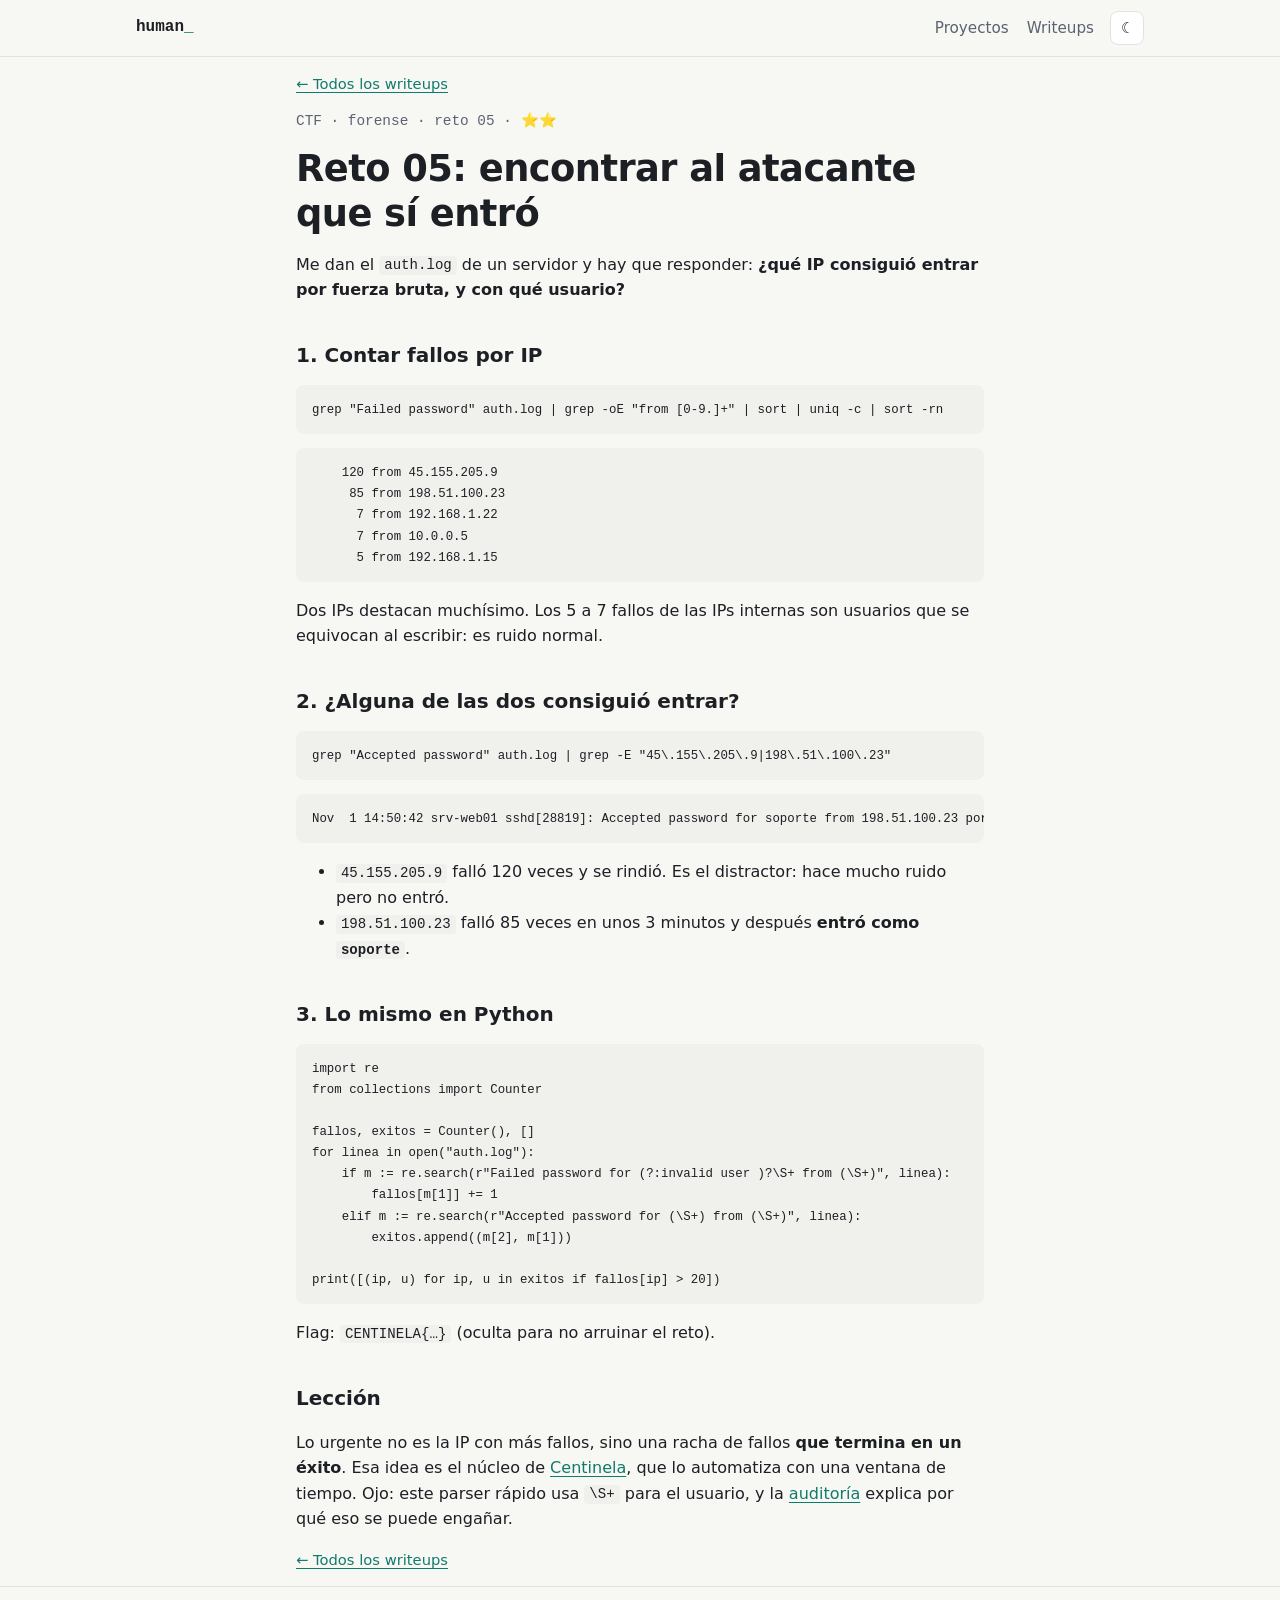
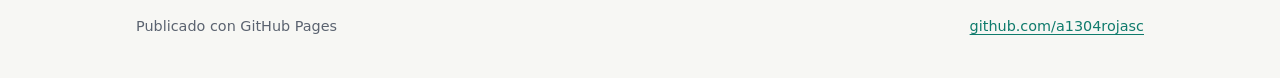
<file: writeups/ctf-05-analisis-logs.html>
<!doctype html>
<html lang="es">
<head>
<meta charset="utf-8">
<meta name="viewport" content="width=device-width, initial-scale=1">
<title>Reto 05: encontrar al atacante que sí entró</title>
<link rel="icon" href="../assets/favicon.svg" type="image/svg+xml">
<meta property="og:type" content="article">
<meta property="og:title" content="Reto 05: encontrar al atacante que sí entró">
<meta property="og:image" content="https://a1304rojasc.github.io/assets/og.png">
<meta name="twitter:card" content="summary_large_image">
<link rel="stylesheet" href="../assets/style.css">
<script src="../assets/main.js"></script>
</head>
<body>
<header class="top">
  <div class="wrap">
    <a class="brand" href="../">human<span>_</span></a>
    <nav><a href="../#proyectos">Proyectos</a><a href="../#writeups">Writeups</a></nav>
    <button class="theme" type="button" aria-label="Cambiar tema">☾</button>
  </div>
</header>
<main>
<article class="wrap narrow">
<p class="back"><a href="../#writeups">← Todos los writeups</a></p>
<p class="meta">CTF · forense · reto 05 · ⭐⭐</p>
<h1>Reto 05: encontrar al atacante que sí entró</h1>
<p>Me dan el <code>auth.log</code> de un servidor y hay que responder: <strong>¿qué IP consiguió entrar por fuerza bruta, y con qué usuario?</strong></p>

<h2>1. Contar fallos por IP</h2>
<pre><code>grep "Failed password" auth.log | grep -oE "from [0-9.]+" | sort | uniq -c | sort -rn</code></pre>
<pre><code>    120 from 45.155.205.9
     85 from 198.51.100.23
      7 from 192.168.1.22
      7 from 10.0.0.5
      5 from 192.168.1.15</code></pre>
<p>Dos IPs destacan muchísimo. Los 5 a 7 fallos de las IPs internas son usuarios que se equivocan al escribir: es ruido normal.</p>

<h2>2. ¿Alguna de las dos consiguió entrar?</h2>
<pre><code>grep "Accepted password" auth.log | grep -E "45\.155\.205\.9|198\.51\.100\.23"</code></pre>
<pre><code>Nov  1 14:50:42 srv-web01 sshd[28819]: Accepted password for soporte from 198.51.100.23 port 55443 ssh2</code></pre>
<ul>
<li><code>45.155.205.9</code> falló 120 veces y se rindió. Es el distractor: hace mucho ruido pero no entró.</li>
<li><code>198.51.100.23</code> falló 85 veces en unos 3 minutos y después <strong>entró como <code>soporte</code></strong>.</li>
</ul>

<h2>3. Lo mismo en Python</h2>
<pre><code>import re
from collections import Counter

fallos, exitos = Counter(), []
for linea in open("auth.log"):
    if m := re.search(r"Failed password for (?:invalid user )?\S+ from (\S+)", linea):
        fallos[m[1]] += 1
    elif m := re.search(r"Accepted password for (\S+) from (\S+)", linea):
        exitos.append((m[2], m[1]))

print([(ip, u) for ip, u in exitos if fallos[ip] > 20])</code></pre>
<p>Flag: <code>CENTINELA{…}</code> (oculta para no arruinar el reto).</p>

<h2>Lección</h2>
<p>Lo urgente no es la IP con más fallos, sino una racha de fallos <strong>que termina en un éxito</strong>. Esa idea es el núcleo de <a href="https://github.com/a1304rojasc/centinela">Centinela</a>, que lo automatiza con una ventana de tiempo. Ojo: este parser rápido usa <code>\S+</code> para el usuario, y la <a href="centinela-auditoria.html">auditoría</a> explica por qué eso se puede engañar.</p>

<p class="back"><a href="../#writeups">← Todos los writeups</a></p>
</article>
</main>
<footer><div class="wrap"><span>Publicado con GitHub Pages</span><a href="https://github.com/a1304rojasc">github.com/a1304rojasc</a></div></footer>
</body>
</html>
</file>
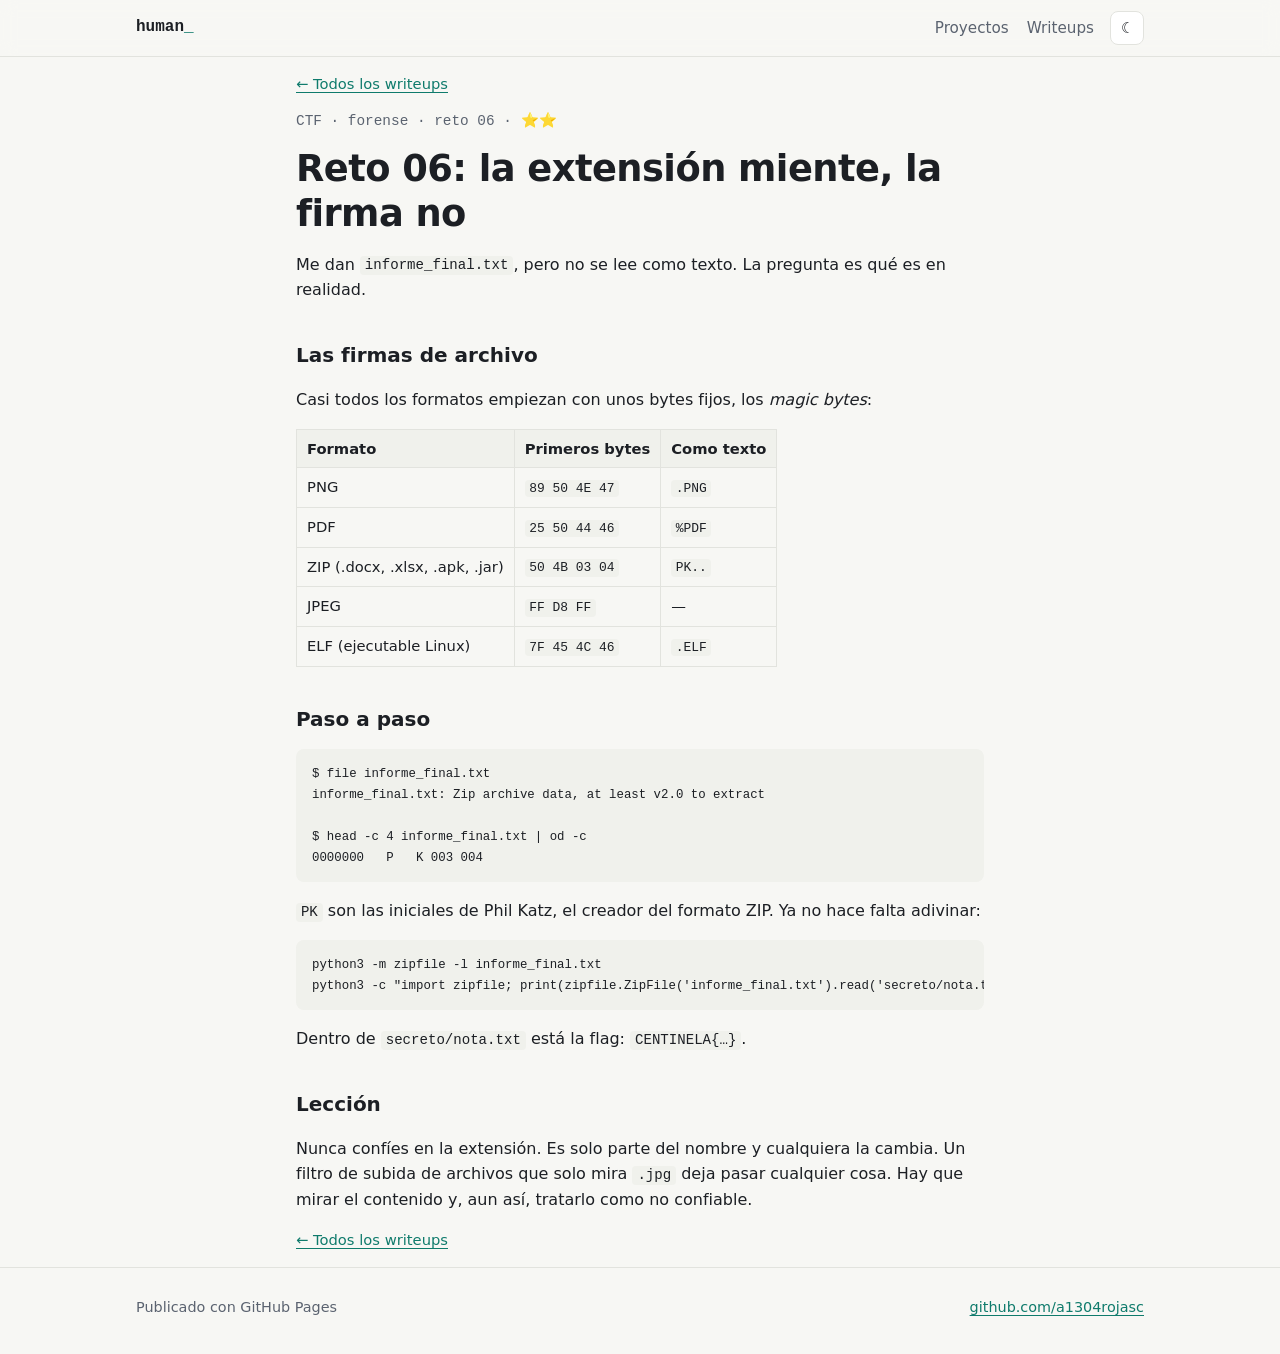
<file: writeups/ctf-06-magic-bytes.html>
<!doctype html>
<html lang="es">
<head>
<meta charset="utf-8">
<meta name="viewport" content="width=device-width, initial-scale=1">
<title>Reto 06: la extensión miente, la firma no</title>
<link rel="icon" href="../assets/favicon.svg" type="image/svg+xml">
<meta property="og:type" content="article">
<meta property="og:title" content="Reto 06: la extensión miente, la firma no">
<meta property="og:image" content="https://a1304rojasc.github.io/assets/og.png">
<meta name="twitter:card" content="summary_large_image">
<link rel="stylesheet" href="../assets/style.css">
<script src="../assets/main.js"></script>
</head>
<body>
<header class="top">
  <div class="wrap">
    <a class="brand" href="../">human<span>_</span></a>
    <nav><a href="../#proyectos">Proyectos</a><a href="../#writeups">Writeups</a></nav>
    <button class="theme" type="button" aria-label="Cambiar tema">☾</button>
  </div>
</header>
<main>
<article class="wrap narrow">
<p class="back"><a href="../#writeups">← Todos los writeups</a></p>
<p class="meta">CTF · forense · reto 06 · ⭐⭐</p>
<h1>Reto 06: la extensión miente, la firma no</h1>
<p>Me dan <code>informe_final.txt</code>, pero no se lee como texto. La pregunta es qué es en realidad.</p>

<h2>Las firmas de archivo</h2>
<p>Casi todos los formatos empiezan con unos bytes fijos, los <em>magic bytes</em>:</p>
<table>
<tr><th>Formato</th><th>Primeros bytes</th><th>Como texto</th></tr>
<tr><td>PNG</td><td><code>89 50 4E 47</code></td><td><code>.PNG</code></td></tr>
<tr><td>PDF</td><td><code>25 50 44 46</code></td><td><code>%PDF</code></td></tr>
<tr><td>ZIP (.docx, .xlsx, .apk, .jar)</td><td><code>50 4B 03 04</code></td><td><code>PK..</code></td></tr>
<tr><td>JPEG</td><td><code>FF D8 FF</code></td><td>—</td></tr>
<tr><td>ELF (ejecutable Linux)</td><td><code>7F 45 4C 46</code></td><td><code>.ELF</code></td></tr>
</table>

<h2>Paso a paso</h2>
<pre><code>$ file informe_final.txt
informe_final.txt: Zip archive data, at least v2.0 to extract

$ head -c 4 informe_final.txt | od -c
0000000   P   K 003 004</code></pre>
<p><code>PK</code> son las iniciales de Phil Katz, el creador del formato ZIP. Ya no hace falta adivinar:</p>
<pre><code>python3 -m zipfile -l informe_final.txt
python3 -c "import zipfile; print(zipfile.ZipFile('informe_final.txt').read('secreto/nota.txt').decode())"</code></pre>
<p>Dentro de <code>secreto/nota.txt</code> está la flag: <code>CENTINELA{…}</code>.</p>

<h2>Lección</h2>
<p>Nunca confíes en la extensión. Es solo parte del nombre y cualquiera la cambia. Un filtro de subida de archivos que solo mira <code>.jpg</code> deja pasar cualquier cosa. Hay que mirar el contenido y, aun así, tratarlo como no confiable.</p>

<p class="back"><a href="../#writeups">← Todos los writeups</a></p>
</article>
</main>
<footer><div class="wrap"><span>Publicado con GitHub Pages</span><a href="https://github.com/a1304rojasc">github.com/a1304rojasc</a></div></footer>
</body>
</html>
</file>
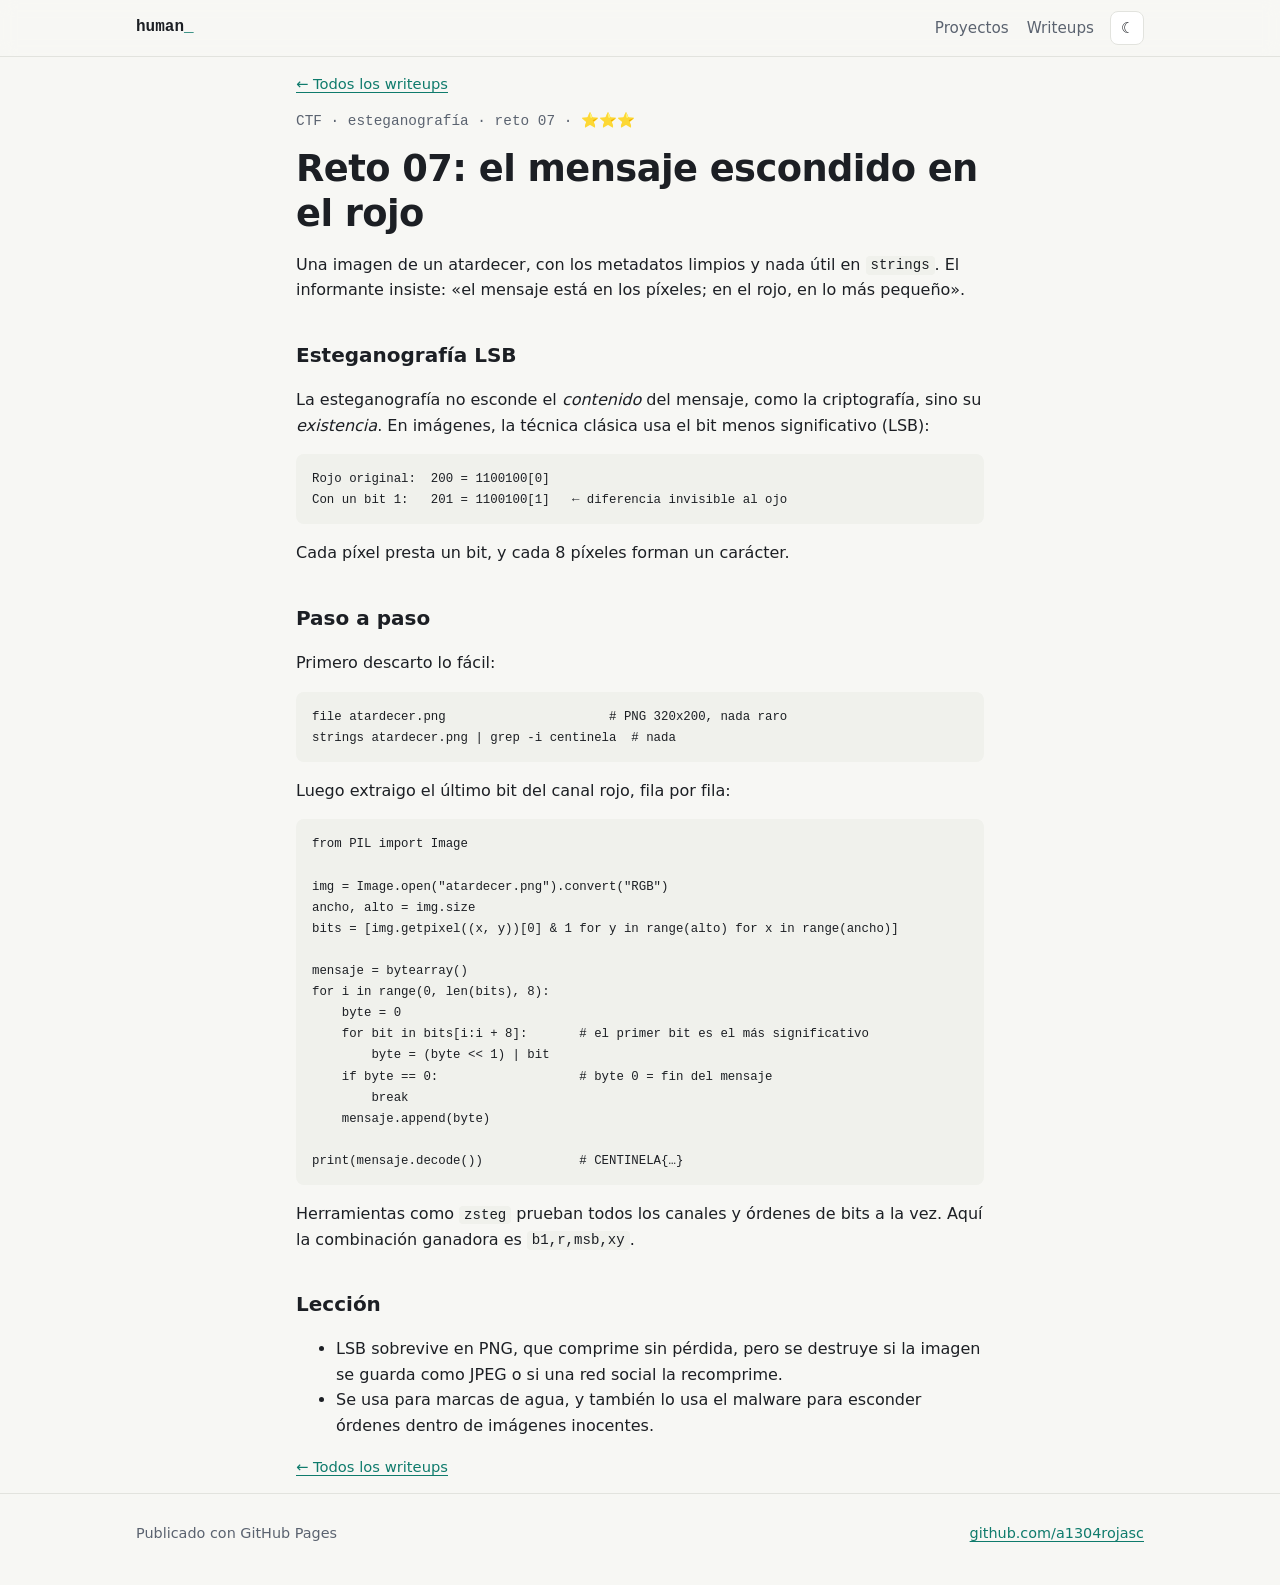
<file: writeups/ctf-07-esteganografia.html>
<!doctype html>
<html lang="es">
<head>
<meta charset="utf-8">
<meta name="viewport" content="width=device-width, initial-scale=1">
<title>Reto 07: el mensaje escondido en el rojo</title>
<link rel="icon" href="../assets/favicon.svg" type="image/svg+xml">
<meta property="og:type" content="article">
<meta property="og:title" content="Reto 07: el mensaje escondido en el rojo">
<meta property="og:image" content="https://a1304rojasc.github.io/assets/og.png">
<meta name="twitter:card" content="summary_large_image">
<link rel="stylesheet" href="../assets/style.css">
<script src="../assets/main.js"></script>
</head>
<body>
<header class="top">
  <div class="wrap">
    <a class="brand" href="../">human<span>_</span></a>
    <nav><a href="../#proyectos">Proyectos</a><a href="../#writeups">Writeups</a></nav>
    <button class="theme" type="button" aria-label="Cambiar tema">☾</button>
  </div>
</header>
<main>
<article class="wrap narrow">
<p class="back"><a href="../#writeups">← Todos los writeups</a></p>
<p class="meta">CTF · esteganografía · reto 07 · ⭐⭐⭐</p>
<h1>Reto 07: el mensaje escondido en el rojo</h1>
<p>Una imagen de un atardecer, con los metadatos limpios y nada útil en <code>strings</code>. El informante insiste: «el mensaje está en los píxeles; en el rojo, en lo más pequeño».</p>

<h2>Esteganografía LSB</h2>
<p>La esteganografía no esconde el <em>contenido</em> del mensaje, como la criptografía, sino su <em>existencia</em>. En imágenes, la técnica clásica usa el bit menos significativo (LSB):</p>
<pre><code>Rojo original:  200 = 1100100[0]
Con un bit 1:   201 = 1100100[1]   ← diferencia invisible al ojo</code></pre>
<p>Cada píxel presta un bit, y cada 8 píxeles forman un carácter.</p>

<h2>Paso a paso</h2>
<p>Primero descarto lo fácil:</p>
<pre><code>file atardecer.png                      # PNG 320x200, nada raro
strings atardecer.png | grep -i centinela  # nada</code></pre>
<p>Luego extraigo el último bit del canal rojo, fila por fila:</p>
<pre><code>from PIL import Image

img = Image.open("atardecer.png").convert("RGB")
ancho, alto = img.size
bits = [img.getpixel((x, y))[0] &amp; 1 for y in range(alto) for x in range(ancho)]

mensaje = bytearray()
for i in range(0, len(bits), 8):
    byte = 0
    for bit in bits[i:i + 8]:       # el primer bit es el más significativo
        byte = (byte &lt;&lt; 1) | bit
    if byte == 0:                   # byte 0 = fin del mensaje
        break
    mensaje.append(byte)

print(mensaje.decode())             # CENTINELA{…}</code></pre>
<p>Herramientas como <code>zsteg</code> prueban todos los canales y órdenes de bits a la vez. Aquí la combinación ganadora es <code>b1,r,msb,xy</code>.</p>

<h2>Lección</h2>
<ul>
<li>LSB sobrevive en PNG, que comprime sin pérdida, pero se destruye si la imagen se guarda como JPEG o si una red social la recomprime.</li>
<li>Se usa para marcas de agua, y también lo usa el malware para esconder órdenes dentro de imágenes inocentes.</li>
</ul>

<p class="back"><a href="../#writeups">← Todos los writeups</a></p>
</article>
</main>
<footer><div class="wrap"><span>Publicado con GitHub Pages</span><a href="https://github.com/a1304rojasc">github.com/a1304rojasc</a></div></footer>
</body>
</html>
</file>
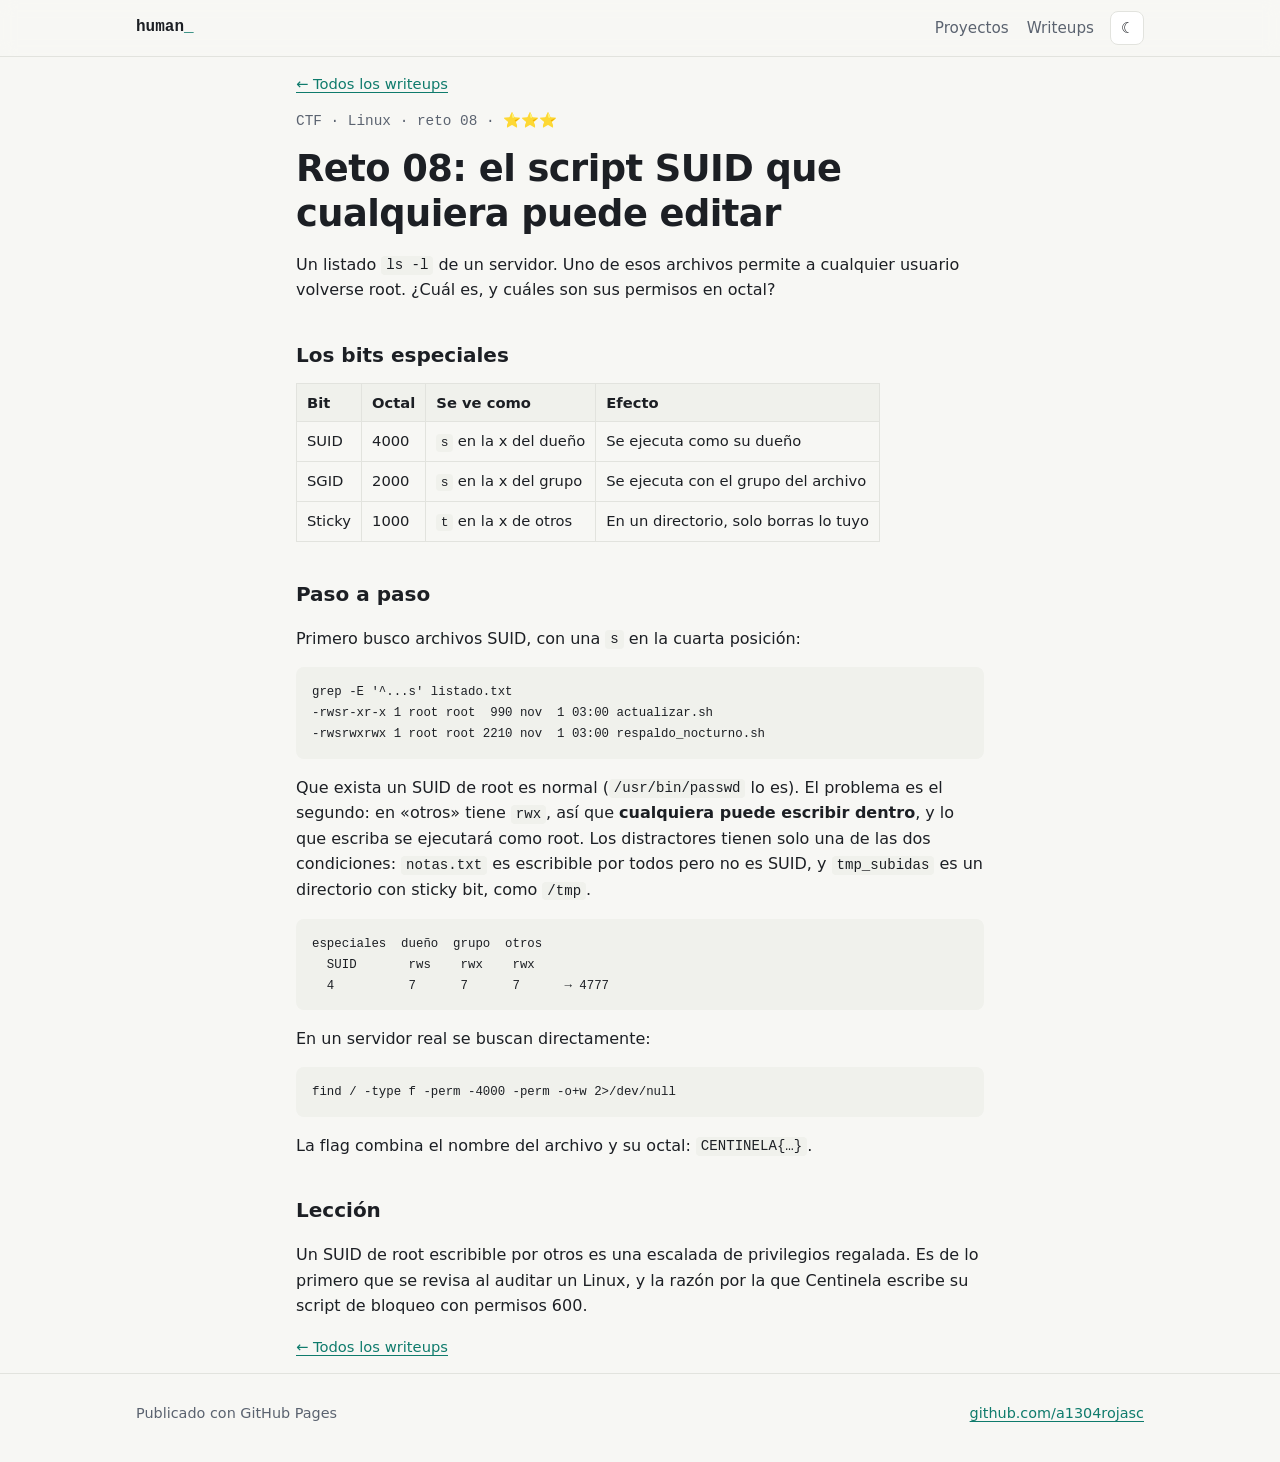
<file: writeups/ctf-08-permisos-linux.html>
<!doctype html>
<html lang="es">
<head>
<meta charset="utf-8">
<meta name="viewport" content="width=device-width, initial-scale=1">
<title>Reto 08: el script SUID que cualquiera puede editar</title>
<link rel="icon" href="../assets/favicon.svg" type="image/svg+xml">
<meta property="og:type" content="article">
<meta property="og:title" content="Reto 08: el script SUID que cualquiera puede editar">
<meta property="og:image" content="https://a1304rojasc.github.io/assets/og.png">
<meta name="twitter:card" content="summary_large_image">
<link rel="stylesheet" href="../assets/style.css">
<script src="../assets/main.js"></script>
</head>
<body>
<header class="top">
  <div class="wrap">
    <a class="brand" href="../">human<span>_</span></a>
    <nav><a href="../#proyectos">Proyectos</a><a href="../#writeups">Writeups</a></nav>
    <button class="theme" type="button" aria-label="Cambiar tema">☾</button>
  </div>
</header>
<main>
<article class="wrap narrow">
<p class="back"><a href="../#writeups">← Todos los writeups</a></p>
<p class="meta">CTF · Linux · reto 08 · ⭐⭐⭐</p>
<h1>Reto 08: el script SUID que cualquiera puede editar</h1>
<p>Un listado <code>ls -l</code> de un servidor. Uno de esos archivos permite a cualquier usuario volverse root. ¿Cuál es, y cuáles son sus permisos en octal?</p>
<h2>Los bits especiales</h2>
<table>
<tr><th>Bit</th><th>Octal</th><th>Se ve como</th><th>Efecto</th></tr>
<tr><td>SUID</td><td>4000</td><td><code>s</code> en la x del dueño</td><td>Se ejecuta como su dueño</td></tr>
<tr><td>SGID</td><td>2000</td><td><code>s</code> en la x del grupo</td><td>Se ejecuta con el grupo del archivo</td></tr>
<tr><td>Sticky</td><td>1000</td><td><code>t</code> en la x de otros</td><td>En un directorio, solo borras lo tuyo</td></tr>
</table>
<h2>Paso a paso</h2>
<p>Primero busco archivos SUID, con una <code>s</code> en la cuarta posición:</p>
<pre><code>grep -E '^...s' listado.txt
-rwsr-xr-x 1 root root  990 nov  1 03:00 actualizar.sh
-rwsrwxrwx 1 root root 2210 nov  1 03:00 respaldo_nocturno.sh</code></pre>
<p>Que exista un SUID de root es normal (<code>/usr/bin/passwd</code> lo es). El problema es el segundo: en «otros» tiene <code>rwx</code>, así que <strong>cualquiera puede escribir dentro</strong>, y lo que escriba se ejecutará como root. Los distractores tienen solo una de las dos condiciones: <code>notas.txt</code> es escribible por todos pero no es SUID, y <code>tmp_subidas</code> es un directorio con sticky bit, como <code>/tmp</code>.</p>
<pre><code>especiales  dueño  grupo  otros
  SUID       rws    rwx    rwx
  4          7      7      7      → 4777</code></pre>
<p>En un servidor real se buscan directamente:</p>
<pre><code>find / -type f -perm -4000 -perm -o+w 2&gt;/dev/null</code></pre>
<p>La flag combina el nombre del archivo y su octal: <code>CENTINELA{…}</code>.</p>
<h2>Lección</h2>
<p>Un SUID de root escribible por otros es una escalada de privilegios regalada. Es de lo primero que se revisa al auditar un Linux, y la razón por la que Centinela escribe su script de bloqueo con permisos 600.</p>

<p class="back"><a href="../#writeups">← Todos los writeups</a></p>
</article>
</main>
<footer><div class="wrap"><span>Publicado con GitHub Pages</span><a href="https://github.com/a1304rojasc">github.com/a1304rojasc</a></div></footer>
</body>
</html>
</file>
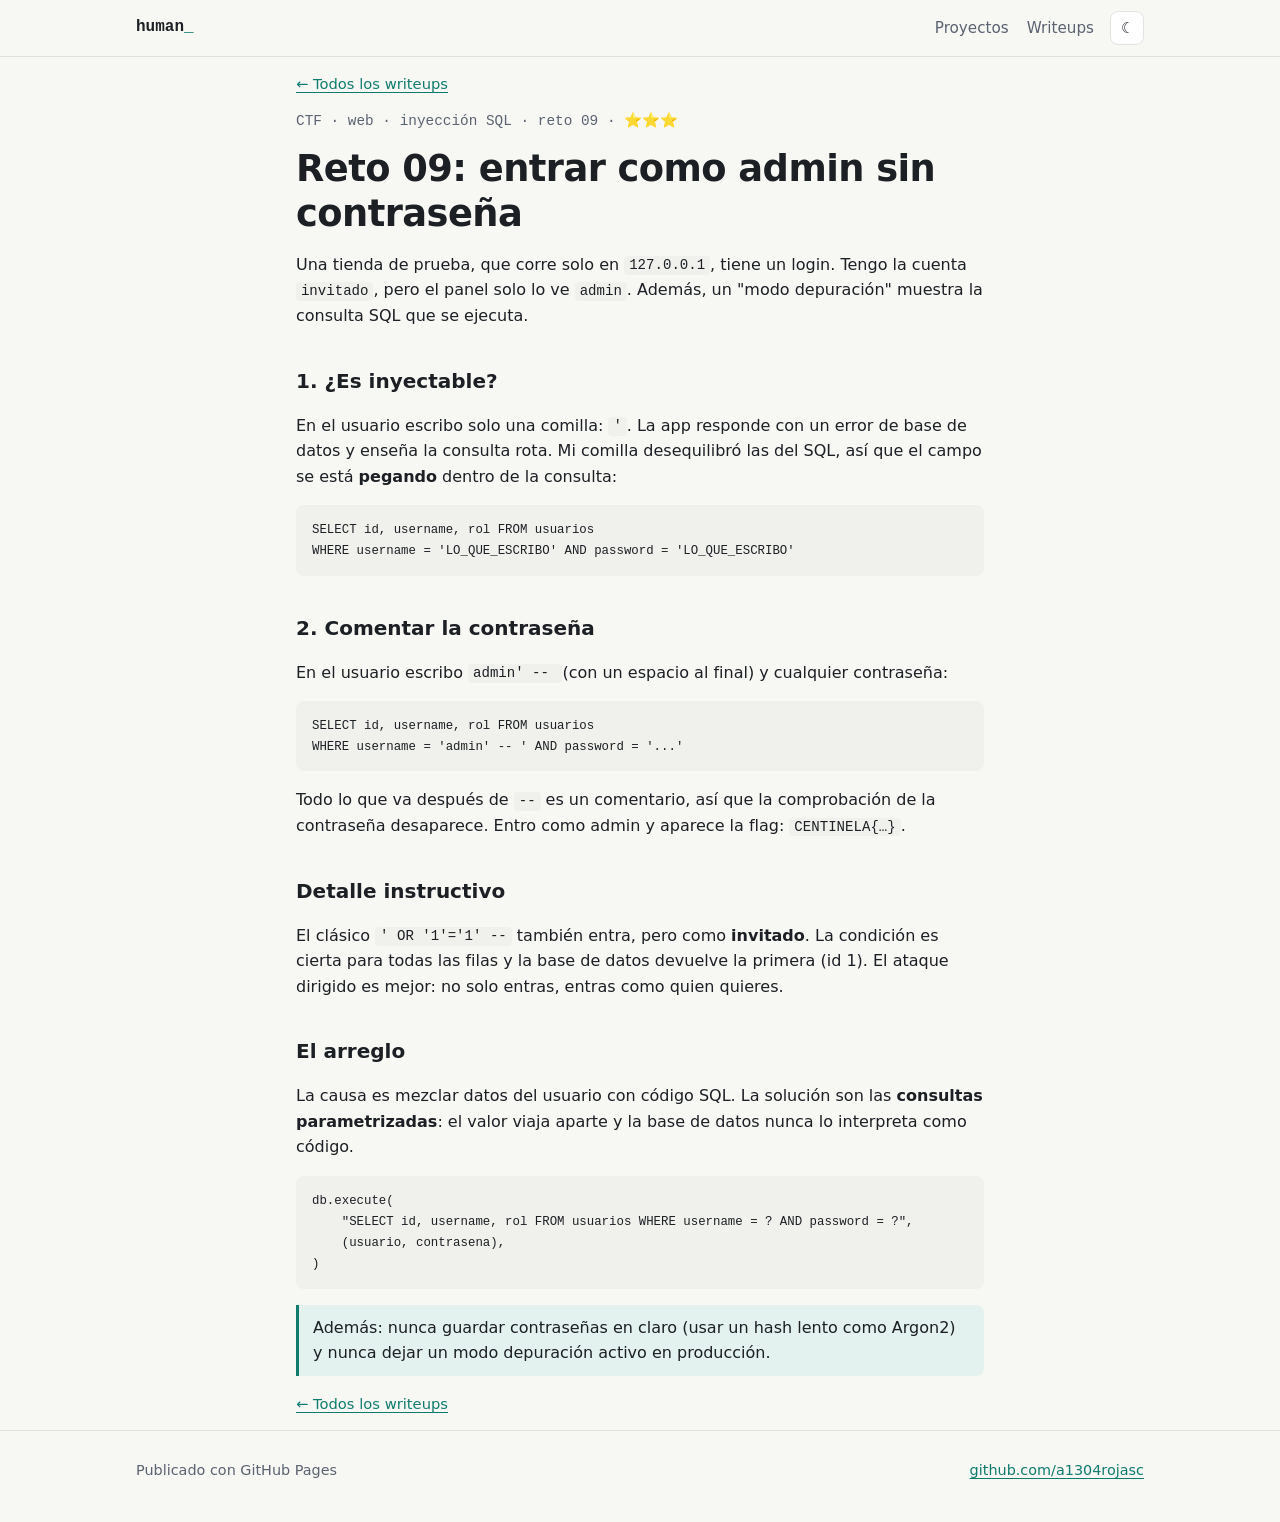
<file: writeups/ctf-09-sqli-login.html>
<!doctype html>
<html lang="es">
<head>
<meta charset="utf-8">
<meta name="viewport" content="width=device-width, initial-scale=1">
<title>Reto 09: entrar como admin sin contraseña</title>
<link rel="icon" href="../assets/favicon.svg" type="image/svg+xml">
<meta property="og:type" content="article">
<meta property="og:title" content="Reto 09: entrar como admin sin contraseña">
<meta property="og:image" content="https://a1304rojasc.github.io/assets/og.png">
<meta name="twitter:card" content="summary_large_image">
<link rel="stylesheet" href="../assets/style.css">
<script src="../assets/main.js"></script>
</head>
<body>
<header class="top">
  <div class="wrap">
    <a class="brand" href="../">human<span>_</span></a>
    <nav><a href="../#proyectos">Proyectos</a><a href="../#writeups">Writeups</a></nav>
    <button class="theme" type="button" aria-label="Cambiar tema">☾</button>
  </div>
</header>
<main>
<article class="wrap narrow">
<p class="back"><a href="../#writeups">← Todos los writeups</a></p>
<p class="meta">CTF · web · inyección SQL · reto 09 · ⭐⭐⭐</p>
<h1>Reto 09: entrar como admin sin contraseña</h1>
<p>Una tienda de prueba, que corre solo en <code>127.0.0.1</code>, tiene un login. Tengo la cuenta <code>invitado</code>, pero el panel solo lo ve <code>admin</code>. Además, un "modo depuración" muestra la consulta SQL que se ejecuta.</p>

<h2>1. ¿Es inyectable?</h2>
<p>En el usuario escribo solo una comilla: <code>'</code>. La app responde con un error de base de datos y enseña la consulta rota. Mi comilla desequilibró las del SQL, así que el campo se está <strong>pegando</strong> dentro de la consulta:</p>
<pre><code>SELECT id, username, rol FROM usuarios
WHERE username = 'LO_QUE_ESCRIBO' AND password = 'LO_QUE_ESCRIBO'</code></pre>

<h2>2. Comentar la contraseña</h2>
<p>En el usuario escribo <code>admin' -- </code> (con un espacio al final) y cualquier contraseña:</p>
<pre><code>SELECT id, username, rol FROM usuarios
WHERE username = 'admin' -- ' AND password = '...'</code></pre>
<p>Todo lo que va después de <code>--</code> es un comentario, así que la comprobación de la contraseña desaparece. Entro como admin y aparece la flag: <code>CENTINELA{…}</code>.</p>

<h2>Detalle instructivo</h2>
<p>El clásico <code>' OR '1'='1' --</code> también entra, pero como <strong>invitado</strong>. La condición es cierta para todas las filas y la base de datos devuelve la primera (id 1). El ataque dirigido es mejor: no solo entras, entras como quien quieres.</p>

<h2>El arreglo</h2>
<p>La causa es mezclar datos del usuario con código SQL. La solución son las <strong>consultas parametrizadas</strong>: el valor viaja aparte y la base de datos nunca lo interpreta como código.</p>
<pre><code>db.execute(
    "SELECT id, username, rol FROM usuarios WHERE username = ? AND password = ?",
    (usuario, contrasena),
)</code></pre>
<div class="note">Además: nunca guardar contraseñas en claro (usar un hash lento como Argon2) y nunca dejar un modo depuración activo en producción.</div>

<p class="back"><a href="../#writeups">← Todos los writeups</a></p>
</article>
</main>
<footer><div class="wrap"><span>Publicado con GitHub Pages</span><a href="https://github.com/a1304rojasc">github.com/a1304rojasc</a></div></footer>
</body>
</html>
</file>
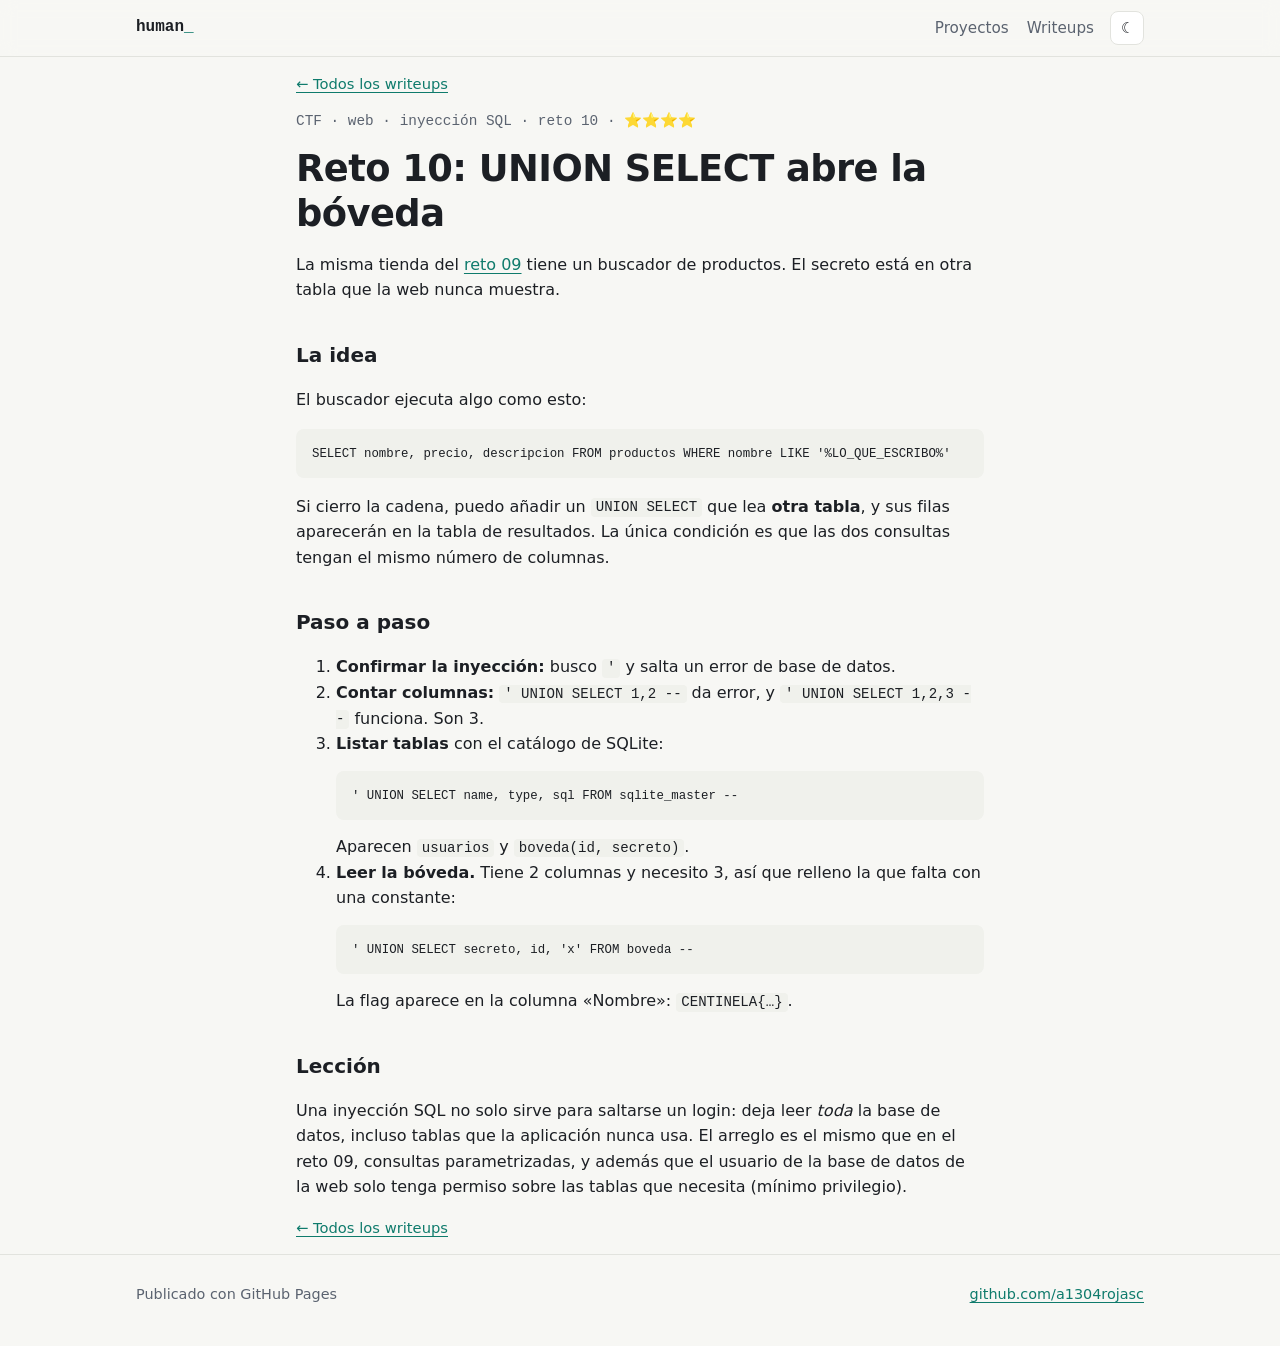
<file: writeups/ctf-10-sqli-union.html>
<!doctype html>
<html lang="es">
<head>
<meta charset="utf-8">
<meta name="viewport" content="width=device-width, initial-scale=1">
<title>Reto 10: UNION SELECT abre la bóveda</title>
<link rel="icon" href="../assets/favicon.svg" type="image/svg+xml">
<meta property="og:type" content="article">
<meta property="og:title" content="Reto 10: UNION SELECT abre la bóveda">
<meta property="og:image" content="https://a1304rojasc.github.io/assets/og.png">
<meta name="twitter:card" content="summary_large_image">
<link rel="stylesheet" href="../assets/style.css">
<script src="../assets/main.js"></script>
</head>
<body>
<header class="top">
  <div class="wrap">
    <a class="brand" href="../">human<span>_</span></a>
    <nav><a href="../#proyectos">Proyectos</a><a href="../#writeups">Writeups</a></nav>
    <button class="theme" type="button" aria-label="Cambiar tema">☾</button>
  </div>
</header>
<main>
<article class="wrap narrow">
<p class="back"><a href="../#writeups">← Todos los writeups</a></p>
<p class="meta">CTF · web · inyección SQL · reto 10 · ⭐⭐⭐⭐</p>
<h1>Reto 10: UNION SELECT abre la bóveda</h1>
<p>La misma tienda del <a href="ctf-09-sqli-login.html">reto 09</a> tiene un buscador de productos. El secreto está en otra tabla que la web nunca muestra.</p>
<h2>La idea</h2>
<p>El buscador ejecuta algo como esto:</p>
<pre><code>SELECT nombre, precio, descripcion FROM productos WHERE nombre LIKE '%LO_QUE_ESCRIBO%'</code></pre>
<p>Si cierro la cadena, puedo añadir un <code>UNION SELECT</code> que lea <strong>otra tabla</strong>, y sus filas aparecerán en la tabla de resultados. La única condición es que las dos consultas tengan el mismo número de columnas.</p>
<h2>Paso a paso</h2>
<ol>
<li><strong>Confirmar la inyección:</strong> busco <code>'</code> y salta un error de base de datos.</li>
<li><strong>Contar columnas:</strong> <code>' UNION SELECT 1,2 --</code> da error, y <code>' UNION SELECT 1,2,3 --</code> funciona. Son 3.</li>
<li><strong>Listar tablas</strong> con el catálogo de SQLite:
<pre><code>' UNION SELECT name, type, sql FROM sqlite_master --</code></pre>
Aparecen <code>usuarios</code> y <code>boveda(id, secreto)</code>.</li>
<li><strong>Leer la bóveda.</strong> Tiene 2 columnas y necesito 3, así que relleno la que falta con una constante:
<pre><code>' UNION SELECT secreto, id, 'x' FROM boveda --</code></pre>
La flag aparece en la columna «Nombre»: <code>CENTINELA{…}</code>.</li>
</ol>
<h2>Lección</h2>
<p>Una inyección SQL no solo sirve para saltarse un login: deja leer <em>toda</em> la base de datos, incluso tablas que la aplicación nunca usa. El arreglo es el mismo que en el reto 09, consultas parametrizadas, y además que el usuario de la base de datos de la web solo tenga permiso sobre las tablas que necesita (mínimo privilegio).</p>

<p class="back"><a href="../#writeups">← Todos los writeups</a></p>
</article>
</main>
<footer><div class="wrap"><span>Publicado con GitHub Pages</span><a href="https://github.com/a1304rojasc">github.com/a1304rojasc</a></div></footer>
</body>
</html>
</file>
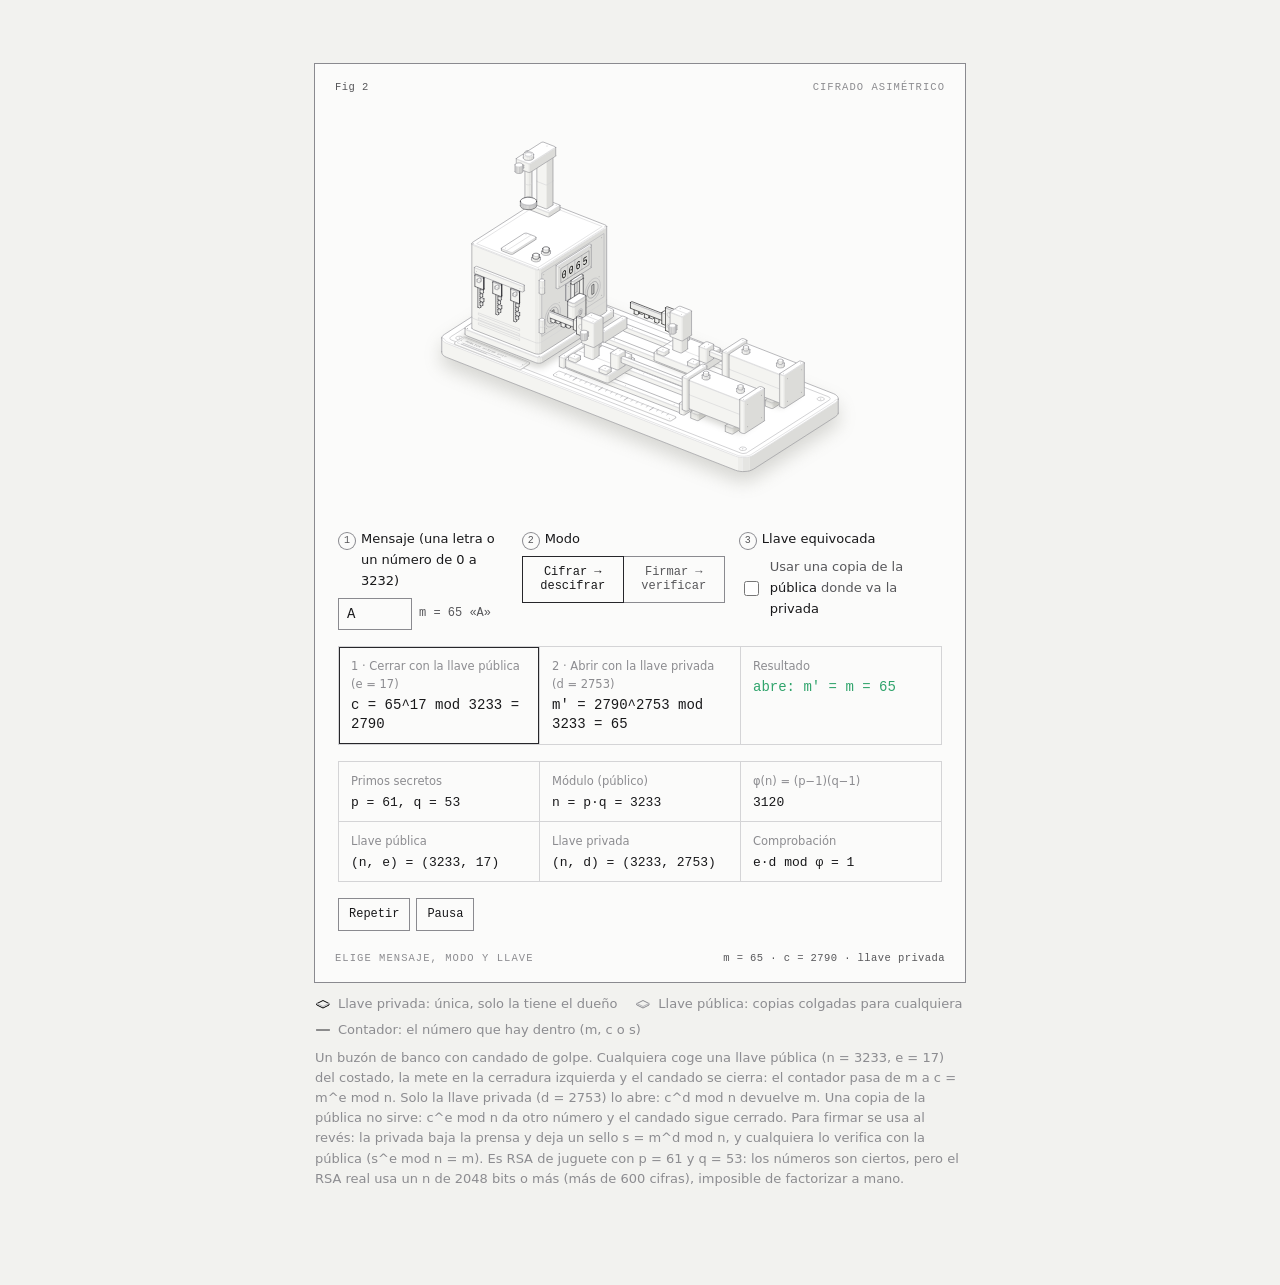
<file: figuras/cifrado-asimetrico/cifrado-asimetrico-light.html>
<!doctype html><html lang="es"><head><meta charset="utf-8"><meta name="viewport" content="width=device-width, initial-scale=1"><title>Cifrado asimétrico</title><style>
.iso{
  --anatomy-page:#0b0b0b;--anatomy-card:#131313;--anatomy-text:#a3a3a3;--anatomy-strong:#e6e6e6;--anatomy-muted:#6e6e6e;
  --anatomy-paper:#131313;--anatomy-face:#1b1b1b;--anatomy-top:#1c1c1c;
  --anatomy-shade-0:#0f0f0f;--anatomy-shade-1:#121212;--anatomy-shade-2:#151515;--anatomy-shade-3:#181818;
  --anatomy-lit-top:#262626;--anatomy-lit-shade:#1d1d1d;
  --anatomy-hi:#d4d4d4;--anatomy-mid:#6a6a6a;--anatomy-lo:#3e3e3e;--anatomy-faint:#2a2a2a;--anatomy-lit:#ffffff;
  --anatomy-halo:#050505;--anatomy-halo-opacity:.9;--anatomy-dot:#e6e6e6;
  --anatomy-red:#ff6b6b;--anatomy-green:#6be0a0;--anatomy-blue:#6b9bff;
  --anatomy-weight:.6px;--anatomy-ease:cubic-bezier(.32,.72,0,1);
  --anatomy-mono:ui-monospace,"SF Mono",Menlo,Consolas,monospace;
  --anatomy-lift:inset 0 1px 0 0 #ffffff0a,inset 0 0 0 1px #ffffff06,0 0 0 1px #00000026,0 1px 1px -.5px #00000014,0 3px 3px -1.5px #00000014,0 6px 6px -3px #00000014,0 12px 12px -6px #00000014;
}
.iso[data-theme="light"]{
  --anatomy-page:#f2f2ef;--anatomy-card:#fbfbfa;--anatomy-text:#57575a;--anatomy-strong:#18181a;--anatomy-muted:#8c8c90;
  --anatomy-paper:#fbfbfa;--anatomy-face:#ffffff;--anatomy-top:#ffffff;
  --anatomy-shade-0:#dcdcd9;--anatomy-shade-1:#e5e5e2;--anatomy-shade-2:#ededea;--anatomy-shade-3:#f4f4f1;
  --anatomy-lit-top:#ffffff;--anatomy-lit-shade:#eeeeeb;
  --anatomy-hi:#26262a;--anatomy-mid:#8a8a8f;--anatomy-lo:#b4b4b8;--anatomy-faint:#d4d4d6;--anatomy-lit:#000000;
  --anatomy-halo:#8a8a80;--anatomy-halo-opacity:.32;--anatomy-dot:#3a3a3e;
  --anatomy-red:#e5484d;--anatomy-green:#30a46c;--anatomy-blue:#3e63dd;
  --anatomy-lift:inset 0 1px 0 0 #ffffff,0 0 0 1px #0000000f,0 1px 1px -.5px #0000000a,0 3px 3px -1.5px #0000000a,0 6px 6px -3px #0000000a,0 12px 12px -6px #0000000a;
}
.iso-svg{display:block;width:100%;height:auto;overflow:visible}
.iso-svg path,.iso-svg circle{vector-effect:non-scaling-stroke}
.iso-fill{fill:var(--anatomy-paper);stroke:none}
.iso-solid[data-lit]>.iso-fill{fill:var(--anatomy-face)}
.iso-shade,.iso-top{stroke:none}
.iso-shade[data-shade="0"]{fill:var(--anatomy-shade-0)}
.iso-shade[data-shade="1"]{fill:var(--anatomy-shade-1)}
.iso-shade[data-shade="2"]{fill:var(--anatomy-shade-2)}
.iso-shade[data-shade="3"]{fill:var(--anatomy-shade-3)}
.iso-top{fill:var(--anatomy-top)}
.iso-solid[data-lit]>.iso-top{fill:var(--anatomy-lit-top)}
.iso-solid[data-lit]>.iso-shade{fill:var(--anatomy-lit-shade)}
.iso-solid[data-seamless]>.iso-shade,.iso-solid[data-seamless]>.iso-top{stroke-width:.4;stroke-linejoin:round}
.iso-solid[data-seamless]>.iso-shade[data-shade="0"]{stroke:var(--anatomy-shade-0)}
.iso-solid[data-seamless]>.iso-shade[data-shade="1"]{stroke:var(--anatomy-shade-1)}
.iso-solid[data-seamless]>.iso-shade[data-shade="2"]{stroke:var(--anatomy-shade-2)}
.iso-solid[data-seamless]>.iso-shade[data-shade="3"]{stroke:var(--anatomy-shade-3)}
.iso-solid[data-seamless]>.iso-top{stroke:var(--anatomy-top)}
.iso-solid[data-seamless][data-lit]>.iso-top{stroke:var(--anatomy-lit-top)}
.iso-solid[data-seamless][data-lit]>.iso-shade{stroke:var(--anatomy-lit-shade)}
.iso-solid[data-lit]>.iso-edge{stroke:var(--anatomy-lit)}
.iso-halo{fill:var(--anatomy-halo);stroke:none;filter:blur(9px);opacity:var(--anatomy-halo-opacity);transform:translateY(3px)}
.iso-line{fill:none;stroke:var(--anatomy-lo);stroke-width:var(--anatomy-weight);stroke-linecap:round;stroke-linejoin:round}
.iso-line[data-tone="hi"]{stroke:var(--anatomy-hi)}
.iso-line[data-tone="mid"]{stroke:var(--anatomy-mid)}
.iso-line[data-tone="lo"]{stroke:var(--anatomy-lo)}
.iso-line[data-tone="faint"]{stroke:var(--anatomy-faint)}
.iso-line[data-tone="lit"]{stroke:var(--anatomy-lit)}
.iso-line[data-tone="red"]{stroke:var(--anatomy-red)}
.iso-line[data-tone="green"]{stroke:var(--anatomy-green)}
.iso-line[data-tone="blue"]{stroke:var(--anatomy-blue)}
.iso-line[data-dotted]{stroke-dasharray:.01 3.5;stroke-width:1}
.iso-line[data-dashed]{stroke-dasharray:3 3}
.iso-line[data-flow]{stroke-dasharray:2 6}
.iso-wire-end{fill:var(--anatomy-paper);stroke:var(--anatomy-lo);stroke-width:var(--anatomy-weight)}
.iso-wire[data-tone="hi"] .iso-wire-end{stroke:var(--anatomy-hi)}
.iso-wire[data-tone="mid"] .iso-wire-end{stroke:var(--anatomy-mid)}
.iso-wire[data-tone="faint"] .iso-wire-end{stroke:var(--anatomy-faint)}
.iso-wire[data-tone="lit"] .iso-wire-end{stroke:var(--anatomy-lit)}
.iso-dots circle{fill:var(--anatomy-dot);stroke:none;opacity:.32}
.iso-dots[data-tone="hi"] circle{opacity:.85}
.iso-dots[data-tone="mid"] circle{opacity:.45}
.iso-dots[data-tone="lo"] circle{opacity:.22}
.iso-dots[data-tone="faint"] circle{opacity:.12}
.iso-face-text{fill:var(--anatomy-mid);font-family:var(--anatomy-mono);letter-spacing:.04em}
.iso-face-text[data-tone="hi"]{fill:var(--anatomy-hi)}
.iso-face-text[data-tone="lo"]{fill:var(--anatomy-lo)}
.iso-face-text[data-tone="faint"]{fill:var(--anatomy-faint)}
.tb-body{fill:var(--anatomy-shade-2);stroke:none}
.tb-shine{fill:var(--anatomy-top);stroke:none}
.tb-shade{fill:var(--anatomy-shade-0);stroke:none}
.tb-ring{fill:none;stroke:var(--anatomy-lo);stroke-width:.45;stroke-linecap:butt;stroke-linejoin:round}
.tb-ring[data-tone="mid"]{stroke:var(--anatomy-mid)}
.tb-ring[data-tone="faint"]{stroke:var(--anatomy-faint)}
.tb-ring[data-tone="hi"]{stroke:var(--anatomy-hi)}
@keyframes iso-flow{to{stroke-dashoffset:-32}}
@keyframes iso-pulse{0%,100%{opacity:.18}12%{opacity:1}40%{opacity:.18}}
.iso-line[data-flow]{animation:iso-flow 1600ms linear infinite}
.iso-dots circle[data-pulse]{animation:iso-pulse 1600ms steps(1,end) infinite;animation-delay:var(--pulse-at,0ms)}
.iso-figure{margin:32px 0 36px}
.iso-plate{position:relative;padding:52px 24px;border-radius:0;background:var(--anatomy-card);box-shadow:0 0 0 1px var(--anatomy-mid);--anatomy-paper:var(--anatomy-card)}
.iso-plate-corners{position:absolute;inset:18px 20px;pointer-events:none}
.iso-plate-corner{position:absolute;color:var(--anatomy-muted);font-family:var(--anatomy-mono);font-size:10.5px;line-height:1;letter-spacing:.04em;white-space:nowrap}
.iso-plate-corner[data-corner="fig"]{top:0;left:0;color:var(--anatomy-text)}
.iso-plate-corner[data-corner="title"]{top:0;right:0;text-transform:uppercase;letter-spacing:.1em}
.iso-plate-corner[data-corner="hint"]{bottom:0;left:0;text-transform:uppercase;letter-spacing:.1em}
.iso-plate-corner[data-corner="readout"]{right:0;bottom:0;color:var(--anatomy-text);font-variant-numeric:tabular-nums}
.iso-plate .iso-svg{margin:0 auto}
.iso-legend{display:grid;gap:8px;margin-top:12px;color:var(--anatomy-muted);font-size:13px;line-height:1.55}
.iso-keys{display:flex;flex-wrap:wrap;gap:6px 18px}
.iso-key{display:inline-flex;align-items:center;gap:7px}
.iso-swatch{width:16px;height:10px;flex:none;overflow:visible}
.iso-swatch path{fill:none;stroke:var(--anatomy-hi);stroke-width:1;vector-effect:non-scaling-stroke;stroke-linejoin:round;stroke-linecap:round}
.iso-swatch[data-mark="raised"] path,.iso-swatch[data-mark="flat"] path{stroke:var(--anatomy-mid)}
.iso-swatch[data-mark="lit"] path{stroke:var(--anatomy-lit)}
.iso-swatch[data-mark="dim"] path{stroke:var(--anatomy-lo)}
.iso-swatch[data-mark="dotted"] path{stroke-dasharray:.01 3;stroke-width:1.4}
.iso-swatch[data-mark="dashed"] path{stroke-dasharray:3 2.5}
.iso-swatch[data-mark="red"] path{stroke:var(--anatomy-red)}
.iso-swatch[data-mark="green"] path{stroke:var(--anatomy-green)}
.iso-swatch[data-mark="blue"] path{stroke:var(--anatomy-blue)}
.iso-swatch-crease{stroke:var(--anatomy-lo)!important}
@media (max-width:560px){.iso-plate{padding:48px 12px 70px}.iso-plate-corner[data-corner="hint"]{bottom:18px}}
@media (prefers-reduced-motion:reduce){.iso-line[data-flow],.iso-dots circle[data-pulse]{animation:none}}

*{box-sizing:border-box}
html{color-scheme:dark}
body[data-theme="light"]{color-scheme:light}
body{margin:0;background:var(--anatomy-page);color:var(--anatomy-text);font:14px/1.6 ui-sans-serif,system-ui,-apple-system,"Segoe UI",sans-serif;-webkit-font-smoothing:antialiased}
.iso-page{width:min(650px,100% - 32px);margin:64px auto 96px}

.ca-well{fill:var(--anatomy-shade-0);stroke:none}
.ca-drum-shade{fill:var(--anatomy-shade-0);opacity:.7;stroke:none}
.iso-face-text[data-tone="lit"]{fill:var(--anatomy-lit)}
.ca-panel{margin-top:22px;display:grid;gap:18px;font-size:13px;color:var(--anatomy-text)}
.ca-controls{display:grid;grid-template-columns:1fr 1.2fr 1.2fr;gap:16px;align-items:start}
.ca-control{display:grid;gap:7px}
.ca-head{display:flex;align-items:baseline;gap:6px;color:var(--anatomy-strong)}
.ca-no{display:inline-grid;place-items:center;flex:none;width:16px;height:16px;border-radius:50%;box-shadow:0 0 0 1px var(--anatomy-mid);font:10px/1 var(--anatomy-mono);color:var(--anatomy-text)}
.ca-row{display:flex;align-items:center;gap:8px}
.ca-row b{color:var(--anatomy-strong);font-weight:500}
.ca-control input[type=text]{width:72px;font:14px/1 var(--anatomy-mono);padding:7px 8px;border:0;border-radius:0;background:var(--anatomy-card);color:var(--anatomy-strong);box-shadow:0 0 0 1px var(--anatomy-mid)}
.ca-control output{font-family:var(--anatomy-mono);font-size:12px;color:var(--anatomy-text);font-variant-numeric:tabular-nums}
.ca-check input{accent-color:var(--anatomy-hi);width:15px;height:15px;flex:none}
.ca-seg{display:flex;gap:0}
.ca-seg button,.ca-actions button{font:12px/1.2 var(--anatomy-mono);padding:8px 10px;border:0;border-radius:0;background:var(--anatomy-card);color:var(--anatomy-text);box-shadow:0 0 0 1px var(--anatomy-mid);cursor:pointer}
.ca-seg button+button{margin-left:1px}
.ca-seg button[aria-checked=true]{color:var(--anatomy-strong);box-shadow:0 0 0 1px var(--anatomy-hi);position:relative}
.ca-actions{display:flex;gap:8px}
.ca-actions button{color:var(--anatomy-strong)}
.ca-seg button:hover,.ca-actions button:hover{box-shadow:0 0 0 1px var(--anatomy-hi)}
.ca-panel button:focus-visible,.ca-panel input:focus-visible,.iso-stage:focus-visible{outline:1px solid var(--anatomy-muted);outline-offset:4px}
.ca-steps,.ca-keys{display:grid;gap:1px;background:var(--anatomy-faint);box-shadow:0 0 0 1px var(--anatomy-faint)}
.ca-steps{grid-template-columns:1fr 1fr 1fr}
.ca-keys{grid-template-columns:repeat(3,1fr)}
.ca-step,.ca-key{display:grid;gap:3px;padding:10px 12px;background:var(--anatomy-card);align-content:start}
.ca-step{transition:box-shadow .3s}
.ca-step[data-on]{box-shadow:inset 0 0 0 1px var(--anatomy-hi)}
.ca-what{font-size:11.5px;color:var(--anatomy-muted)}
.ca-math{font:500 14px/1.35 var(--anatomy-mono);color:var(--anatomy-strong);font-variant-numeric:tabular-nums;overflow-wrap:anywhere}
.ca-num{font:13px/1.35 var(--anatomy-mono);color:var(--anatomy-strong);font-variant-numeric:tabular-nums}
.ca-verdict[data-ok="1"] .ca-math{color:var(--anatomy-green)}
.ca-verdict[data-ok="0"] .ca-math{color:var(--anatomy-red)}
@media (max-width:560px){.iso-stage{overflow:hidden}.iso-stage svg{width:112%;margin:-4% 0 -3% -6%}.ca-controls,.ca-steps{grid-template-columns:1fr}.ca-keys{grid-template-columns:1fr 1fr}}
</style></head><body class="iso" data-theme="light"><main class="iso-page"><figure class="iso-figure"><div class="iso-plate"><div class="iso-plate-corners" aria-hidden="true"><span class="iso-plate-corner" data-corner="fig">Fig 2</span><span class="iso-plate-corner" data-corner="title">Cifrado asimétrico</span><span class="iso-plate-corner" data-corner="hint">Elige mensaje, modo y llave</span><span class="iso-plate-corner" data-corner="readout" data-readout>m = 65 · c = ? · llave pública</span></div><div class="iso-stage" tabindex="0" role="group" aria-label="Caja fuerte de cifrado asimétrico. Enter: repetir. Espacio: pausa. Flechas: modo. W: llave equivocada."><svg xmlns="http://www.w3.org/2000/svg" class="iso-svg" viewBox="0 0 600 390" role="img" aria-label="Una caja fuerte de banco que explica el cifrado asimétrico. Tiene dos cerraduras en la cara frontal. La de la izquierda recibe la llave pública, de la que cuelgan copias en el costado para quien quiera: al meterla, el candado se cierra de golpe y el contador pasa del mensaje m al cifrado c. La de la derecha solo acepta la llave privada, que es única: al meterla, el candado se abre y el contador vuelve a m. Con una copia de la pública en su lugar, el candado no se abre. Para firmar, la llave privada baja la prensa de lacre de la tapa y deja un sello; luego la pública lo comprueba."><path class="iso-halo" d="M102.4 228L102.9 226.8L103.8 225.6L105.2 224.5L186.7 172.3L188.5 171.4L190.5 170.7L192.9 170.2L195.3 169.9L197.9 169.9L200.4 170.1L202.7 170.6L204.9 171.2L492.6 283.6L494.5 284.5L495.9 285.5L496.9 286.7L497.5 287.9L497.6 289.2L497.6 303.2L497.1 304.5L496.2 305.6L494.8 306.7L413.3 358.9L411.5 359.8L409.5 360.6L407.1 361.1L404.7 361.3L402.1 361.4L399.6 361.2L397.3 360.7L395.1 360L107.4 247.6L105.5 246.7L104.1 245.7L103.1 244.5L102.5 243.3L102.4 242Z"/><g class="iso-solid"><path class="iso-fill" d="M188.9 201.7L189.2 200.5L190 199.3L191.3 198.2L193.1 197.3L195.2 196.6L197.6 196.2L200.1 196L202.7 196.2L205.1 196.6L207.2 197.2L209 198.1L210.4 199.2L211.3 200.4L211.6 201.6L211.6 203.9L211.3 205.1L210.5 206.3L209.2 207.4L207.4 208.3L205.3 209L202.9 209.4L200.4 209.6L197.8 209.4L195.4 209L193.3 208.4L191.5 207.5L190.1 206.4L189.2 205.2L188.9 204Z"/><path class="iso-shade" data-shade="0" d="M209.2 207.4L207.4 208.3L207.4 206.1L209.2 205.2ZM207.4 208.3L205.3 209L205.3 206.8L207.4 206.1ZM211.6 203.9L211.3 205.1L211.3 202.9L211.6 201.6ZM211.3 205.1L210.5 206.3L210.5 204.1L211.3 202.9ZM210.5 206.3L209.2 207.4L209.2 205.2L210.5 204.1Z"/><path class="iso-shade" data-shade="1" d="M205.3 209L202.9 209.4L202.9 207.2L205.3 206.8ZM202.9 209.4L200.4 209.6L200.4 207.3L202.9 207.2Z"/><path class="iso-shade" data-shade="2" d="M200.4 209.6L197.8 209.4L197.8 207.2L200.4 207.3ZM197.8 209.4L195.4 209L195.4 206.8L197.8 207.2Z"/><path class="iso-shade" data-shade="3" d="M195.4 209L193.3 208.4L193.3 206.1L195.4 206.8ZM193.3 208.4L191.5 207.5L191.5 205.3L193.3 206.1ZM191.5 207.5L190.1 206.4L190.1 204.2L191.5 205.3ZM190.1 206.4L189.2 205.2L189.2 203L190.1 204.2ZM189.2 205.2L188.9 204L188.9 201.7L189.2 203Z"/><path class="iso-top" d="M209.2 205.2L207.4 206.1L205.3 206.8L202.9 207.2L200.4 207.3L197.8 207.2L195.4 206.8L193.3 206.1L191.5 205.3L190.1 204.2L189.2 203L188.9 201.7L189.2 200.5L190 199.3L191.3 198.2L193.1 197.3L195.2 196.6L197.6 196.2L200.1 196L202.7 196.2L205.1 196.6L207.2 197.2L209 198.1L210.4 199.2L211.3 200.4L211.6 201.6L211.3 202.9L210.5 204.1Z"/><path class="iso-line iso-crease" data-tone="faint" d="M211.6 201.6L211.3 202.9L210.5 204.1L209.2 205.2L207.4 206.1L205.3 206.8L202.9 207.2L200.4 207.3L197.8 207.2L195.4 206.8L193.3 206.1L191.5 205.3L190.1 204.2L189.2 203L188.9 201.7"/><path class="iso-line iso-edge" data-tone="lo" d="M188.9 201.7L189.2 200.5L190 199.3L191.3 198.2L193.1 197.3L195.2 196.6L197.6 196.2L200.1 196L202.7 196.2L205.1 196.6L207.2 197.2L209 198.1L210.4 199.2L211.3 200.4L211.6 201.6M211.6 203.9L211.3 205.1L210.5 206.3L209.2 207.4L207.4 208.3L205.3 209L202.9 209.4L200.4 209.6L197.8 209.4L195.4 209L193.3 208.4L191.5 207.5L190.1 206.4L189.2 205.2L188.9 204M188.9 201.7L188.9 204M211.6 201.6L211.6 203.9"/></g><g class="iso-solid"><path class="iso-fill" d="M191.5 197L191.7 196L192.4 195.1L193.4 194.2L194.7 193.5L196.4 193L198.2 192.7L200.2 192.6L202.1 192.7L204 193L205.6 193.5L207 194.2L208.1 195L208.7 195.9L209 196.9L209 201.6L208.8 202.6L208.1 203.5L207.1 204.4L205.8 205.1L204.1 205.6L202.3 205.9L200.3 206L198.4 205.9L196.5 205.6L194.9 205.1L193.5 204.4L192.4 203.6L191.8 202.7L191.5 201.7Z"/><path class="iso-shade" data-shade="0" d="M207.1 204.4L205.8 205.1L205.8 200.3L207.1 199.6ZM205.8 205.1L204.1 205.6L204.1 200.8L205.8 200.3ZM209 201.6L208.8 202.6L208.8 197.9L209 196.9ZM208.8 202.6L208.1 203.5L208.1 198.8L208.8 197.9ZM208.1 203.5L207.1 204.4L207.1 199.6L208.1 198.8Z"/><path class="iso-shade" data-shade="1" d="M204.1 205.6L202.3 205.9L202.3 201.2L204.1 200.8ZM202.3 205.9L200.3 206L200.3 201.3L202.3 201.2Z"/><path class="iso-shade" data-shade="2" d="M200.3 206L198.4 205.9L198.4 201.2L200.3 201.3ZM198.4 205.9L196.5 205.6L196.5 200.9L198.4 201.2Z"/><path class="iso-shade" data-shade="3" d="M196.5 205.6L194.9 205.1L194.9 200.4L196.5 200.9ZM194.9 205.1L193.5 204.4L193.5 199.7L194.9 200.4ZM193.5 204.4L192.4 203.6L192.4 198.9L193.5 199.7ZM192.4 203.6L191.8 202.7L191.8 197.9L192.4 198.9ZM191.8 202.7L191.5 201.7L191.5 197L191.8 197.9Z"/><path class="iso-top" d="M207.1 199.6L205.8 200.3L204.1 200.8L202.3 201.2L200.3 201.3L198.4 201.2L196.5 200.9L194.9 200.4L193.5 199.7L192.4 198.9L191.8 197.9L191.5 197L191.7 196L192.4 195.1L193.4 194.2L194.7 193.5L196.4 193L198.2 192.7L200.2 192.6L202.1 192.7L204 193L205.6 193.5L207 194.2L208.1 195L208.7 195.9L209 196.9L208.8 197.9L208.1 198.8Z"/><path class="iso-line iso-crease" data-tone="faint" d="M209 196.9L208.8 197.9L208.1 198.8L207.1 199.6L205.8 200.3L204.1 200.8L202.3 201.2L200.3 201.3L198.4 201.2L196.5 200.9L194.9 200.4L193.5 199.7L192.4 198.9L191.8 197.9L191.5 197"/><path class="iso-line iso-edge" data-tone="mid" d="M191.5 197L191.7 196L192.4 195.1L193.4 194.2L194.7 193.5L196.4 193L198.2 192.7L200.2 192.6L202.1 192.7L204 193L205.6 193.5L207 194.2L208.1 195L208.7 195.9L209 196.9M209 201.6L208.8 202.6L208.1 203.5L207.1 204.4L205.8 205.1L204.1 205.6L202.3 205.9L200.3 206L198.4 205.9L196.5 205.6L194.9 205.1L193.5 204.4L192.4 203.6L191.8 202.7L191.5 201.7M191.5 197L191.5 201.7M209 196.9L209 201.6"/></g><g class="iso-solid"><path class="iso-fill" d="M131.2 238.7L131.5 237.4L132.3 236.2L133.6 235.1L135.4 234.2L137.5 233.5L139.9 233.1L142.4 233L145 233.1L147.4 233.5L149.5 234.2L151.3 235L152.7 236.1L153.6 237.3L153.9 238.6L153.9 240.8L153.6 242.1L152.8 243.3L151.5 244.3L149.7 245.2L147.6 245.9L145.2 246.3L142.7 246.5L140.1 246.4L137.7 246L135.6 245.3L133.8 244.4L132.4 243.4L131.6 242.2L131.2 240.9Z"/><path class="iso-shade" data-shade="0" d="M151.5 244.3L149.7 245.2L149.7 243L151.5 242.1ZM149.7 245.2L147.6 245.9L147.6 243.7L149.7 243ZM153.9 240.8L153.6 242.1L153.6 239.8L153.9 238.6ZM153.6 242.1L152.8 243.3L152.8 241L153.6 239.8ZM152.8 243.3L151.5 244.3L151.5 242.1L152.8 241Z"/><path class="iso-shade" data-shade="1" d="M147.6 245.9L145.2 246.3L145.2 244.1L147.6 243.7ZM145.2 246.3L142.7 246.5L142.7 244.3L145.2 244.1Z"/><path class="iso-shade" data-shade="2" d="M142.7 246.5L140.1 246.4L140.1 244.1L142.7 244.3ZM140.1 246.4L137.7 246L137.7 243.7L140.1 244.1Z"/><path class="iso-shade" data-shade="3" d="M137.7 246L135.6 245.3L135.6 243.1L137.7 243.7ZM135.6 245.3L133.8 244.4L133.8 242.2L135.6 243.1ZM133.8 244.4L132.4 243.4L132.4 241.1L133.8 242.2ZM132.4 243.4L131.6 242.2L131.6 239.9L132.4 241.1ZM131.6 242.2L131.2 240.9L131.2 238.7L131.6 239.9Z"/><path class="iso-top" d="M151.5 242.1L149.7 243L147.6 243.7L145.2 244.1L142.7 244.3L140.1 244.1L137.7 243.7L135.6 243.1L133.8 242.2L132.4 241.1L131.6 239.9L131.2 238.7L131.5 237.4L132.3 236.2L133.6 235.1L135.4 234.2L137.5 233.5L139.9 233.1L142.4 233L145 233.1L147.4 233.5L149.5 234.2L151.3 235L152.7 236.1L153.6 237.3L153.9 238.6L153.6 239.8L152.8 241Z"/><path class="iso-line iso-crease" data-tone="faint" d="M153.9 238.6L153.6 239.8L152.8 241L151.5 242.1L149.7 243L147.6 243.7L145.2 244.1L142.7 244.3L140.1 244.1L137.7 243.7L135.6 243.1L133.8 242.2L132.4 241.1L131.6 239.9L131.2 238.7"/><path class="iso-line iso-edge" data-tone="lo" d="M131.2 238.7L131.5 237.4L132.3 236.2L133.6 235.1L135.4 234.2L137.5 233.5L139.9 233.1L142.4 233L145 233.1L147.4 233.5L149.5 234.2L151.3 235L152.7 236.1L153.6 237.3L153.9 238.6M153.9 240.8L153.6 242.1L152.8 243.3L151.5 244.3L149.7 245.2L147.6 245.9L145.2 246.3L142.7 246.5L140.1 246.4L137.7 246L135.6 245.3L133.8 244.4L132.4 243.4L131.6 242.2L131.2 240.9M131.2 238.7L131.2 240.9M153.9 238.6L153.9 240.8"/></g><g class="iso-solid"><path class="iso-fill" d="M133.8 233.9L134 232.9L134.7 232L135.7 231.2L137 230.5L138.7 229.9L140.5 229.6L142.5 229.5L144.4 229.6L146.3 229.9L147.9 230.4L149.3 231.1L150.4 231.9L151 232.8L151.3 233.8L151.3 238.6L151.1 239.5L150.5 240.5L149.4 241.3L148.1 242L146.4 242.5L144.6 242.9L142.6 243L140.7 242.9L138.8 242.6L137.2 242L135.8 241.4L134.7 240.5L134.1 239.6L133.8 238.7Z"/><path class="iso-shade" data-shade="0" d="M149.4 241.3L148.1 242L148.1 237.2L149.4 236.5ZM148.1 242L146.4 242.5L146.4 237.8L148.1 237.2ZM151.3 238.6L151.1 239.5L151.1 234.8L151.3 233.8ZM151.1 239.5L150.5 240.5L150.5 235.7L151.1 234.8ZM150.5 240.5L149.4 241.3L149.4 236.5L150.5 235.7Z"/><path class="iso-shade" data-shade="1" d="M146.4 242.5L144.6 242.9L144.6 238.1L146.4 237.8ZM144.6 242.9L142.6 243L142.6 238.2L144.6 238.1Z"/><path class="iso-shade" data-shade="2" d="M142.6 243L140.7 242.9L140.7 238.1L142.6 238.2ZM140.7 242.9L138.8 242.6L138.8 237.8L140.7 238.1Z"/><path class="iso-shade" data-shade="3" d="M138.8 242.6L137.2 242L137.2 237.3L138.8 237.8ZM137.2 242L135.8 241.4L135.8 236.6L137.2 237.3ZM135.8 241.4L134.7 240.5L134.7 235.8L135.8 236.6ZM134.7 240.5L134.1 239.6L134.1 234.9L134.7 235.8ZM134.1 239.6L133.8 238.7L133.8 233.9L134.1 234.9Z"/><path class="iso-top" d="M149.4 236.5L148.1 237.2L146.4 237.8L144.6 238.1L142.6 238.2L140.7 238.1L138.8 237.8L137.2 237.3L135.8 236.6L134.7 235.8L134.1 234.9L133.8 233.9L134 232.9L134.7 232L135.7 231.2L137 230.5L138.7 229.9L140.5 229.6L142.5 229.5L144.4 229.6L146.3 229.9L147.9 230.4L149.3 231.1L150.4 231.9L151 232.8L151.3 233.8L151.1 234.8L150.5 235.7Z"/><path class="iso-line iso-crease" data-tone="faint" d="M151.3 233.8L151.1 234.8L150.5 235.7L149.4 236.5L148.1 237.2L146.4 237.8L144.6 238.1L142.6 238.2L140.7 238.1L138.8 237.8L137.2 237.3L135.8 236.6L134.7 235.8L134.1 234.9L133.8 233.9"/><path class="iso-line iso-edge" data-tone="mid" d="M133.8 233.9L134 232.9L134.7 232L135.7 231.2L137 230.5L138.7 229.9L140.5 229.6L142.5 229.5L144.4 229.6L146.3 229.9L147.9 230.4L149.3 231.1L150.4 231.9L151 232.8L151.3 233.8M151.3 238.6L151.1 239.5L150.5 240.5L149.4 241.3L148.1 242L146.4 242.5L144.6 242.9L142.6 243L140.7 242.9L138.8 242.6L137.2 242L135.8 241.4L134.7 240.5L134.1 239.6L133.8 238.7M133.8 233.9L133.8 238.7M151.3 233.8L151.3 238.6"/></g><g class="iso-solid"><path class="iso-fill" d="M446.1 302.2L446.4 301L447.2 299.8L448.5 298.7L450.3 297.8L452.4 297.1L454.8 296.7L457.3 296.5L459.9 296.6L462.3 297L464.4 297.7L466.2 298.6L467.6 299.7L468.4 300.8L468.8 302.1L468.8 304.3L468.5 305.6L467.7 306.8L466.4 307.9L464.6 308.8L462.5 309.5L460.1 309.9L457.6 310.1L455 309.9L452.6 309.5L450.5 308.9L448.7 308L447.3 306.9L446.4 305.7L446.1 304.5Z"/><path class="iso-shade" data-shade="0" d="M466.4 307.9L464.6 308.8L464.6 306.5L466.4 305.6ZM464.6 308.8L462.5 309.5L462.5 307.2L464.6 306.5ZM468.8 304.3L468.5 305.6L468.5 303.4L468.8 302.1ZM468.5 305.6L467.7 306.8L467.7 304.6L468.5 303.4ZM467.7 306.8L466.4 307.9L466.4 305.6L467.7 304.6Z"/><path class="iso-shade" data-shade="1" d="M462.5 309.5L460.1 309.9L460.1 307.7L462.5 307.2ZM460.1 309.9L457.6 310.1L457.6 307.8L460.1 307.7Z"/><path class="iso-shade" data-shade="2" d="M457.6 310.1L455 309.9L455 307.7L457.6 307.8ZM455 309.9L452.6 309.5L452.6 307.3L455 307.7Z"/><path class="iso-shade" data-shade="3" d="M452.6 309.5L450.5 308.9L450.5 306.6L452.6 307.3ZM450.5 308.9L448.7 308L448.7 305.7L450.5 306.6ZM448.7 308L447.3 306.9L447.3 304.7L448.7 305.7ZM447.3 306.9L446.4 305.7L446.4 303.5L447.3 304.7ZM446.4 305.7L446.1 304.5L446.1 302.2L446.4 303.5Z"/><path class="iso-top" d="M466.4 305.6L464.6 306.5L462.5 307.2L460.1 307.7L457.6 307.8L455 307.7L452.6 307.3L450.5 306.6L448.7 305.7L447.3 304.7L446.4 303.5L446.1 302.2L446.4 301L447.2 299.8L448.5 298.7L450.3 297.8L452.4 297.1L454.8 296.7L457.3 296.5L459.9 296.6L462.3 297L464.4 297.7L466.2 298.6L467.6 299.7L468.4 300.8L468.8 302.1L468.5 303.4L467.7 304.6Z"/><path class="iso-line iso-crease" data-tone="faint" d="M468.8 302.1L468.5 303.4L467.7 304.6L466.4 305.6L464.6 306.5L462.5 307.2L460.1 307.7L457.6 307.8L455 307.7L452.6 307.3L450.5 306.6L448.7 305.7L447.3 304.7L446.4 303.5L446.1 302.2"/><path class="iso-line iso-edge" data-tone="lo" d="M446.1 302.2L446.4 301L447.2 299.8L448.5 298.7L450.3 297.8L452.4 297.1L454.8 296.7L457.3 296.5L459.9 296.6L462.3 297L464.4 297.7L466.2 298.6L467.6 299.7L468.4 300.8L468.8 302.1M468.8 304.3L468.5 305.6L467.7 306.8L466.4 307.9L464.6 308.8L462.5 309.5L460.1 309.9L457.6 310.1L455 309.9L452.6 309.5L450.5 308.9L448.7 308L447.3 306.9L446.4 305.7L446.1 304.5M446.1 302.2L446.1 304.5M468.8 302.1L468.8 304.3"/></g><g class="iso-solid"><path class="iso-fill" d="M448.7 297.4L448.9 296.5L449.5 295.5L450.6 294.7L451.9 294L453.6 293.5L455.4 293.2L457.4 293L459.3 293.1L461.2 293.4L462.8 294L464.2 294.6L465.3 295.5L465.9 296.4L466.2 297.4L466.2 302.1L466 303.1L465.3 304L464.3 304.8L463 305.5L461.3 306.1L459.5 306.4L457.5 306.5L455.6 306.4L453.7 306.1L452.1 305.6L450.7 304.9L449.6 304.1L449 303.2L448.7 302.2Z"/><path class="iso-shade" data-shade="0" d="M464.3 304.8L463 305.5L463 300.8L464.3 300.1ZM463 305.5L461.3 306.1L461.3 301.3L463 300.8ZM466.2 302.1L466 303.1L466 298.3L466.2 297.4ZM466 303.1L465.3 304L465.3 299.3L466 298.3ZM465.3 304L464.3 304.8L464.3 300.1L465.3 299.3Z"/><path class="iso-shade" data-shade="1" d="M461.3 306.1L459.5 306.4L459.5 301.6L461.3 301.3ZM459.5 306.4L457.5 306.5L457.5 301.8L459.5 301.6Z"/><path class="iso-shade" data-shade="2" d="M457.5 306.5L455.6 306.4L455.6 301.7L457.5 301.8ZM455.6 306.4L453.7 306.1L453.7 301.3L455.6 301.7Z"/><path class="iso-shade" data-shade="3" d="M453.7 306.1L452.1 305.6L452.1 300.8L453.7 301.3ZM452.1 305.6L450.7 304.9L450.7 300.2L452.1 300.8ZM450.7 304.9L449.6 304.1L449.6 299.3L450.7 300.2ZM449.6 304.1L449 303.2L449 298.4L449.6 299.3ZM449 303.2L448.7 302.2L448.7 297.4L449 298.4Z"/><path class="iso-top" d="M464.3 300.1L463 300.8L461.3 301.3L459.5 301.6L457.5 301.8L455.6 301.7L453.7 301.3L452.1 300.8L450.7 300.2L449.6 299.3L449 298.4L448.7 297.4L448.9 296.5L449.5 295.5L450.6 294.7L451.9 294L453.6 293.5L455.4 293.2L457.4 293L459.3 293.1L461.2 293.4L462.8 294L464.2 294.6L465.3 295.5L465.9 296.4L466.2 297.4L466 298.3L465.3 299.3Z"/><path class="iso-line iso-crease" data-tone="faint" d="M466.2 297.4L466 298.3L465.3 299.3L464.3 300.1L463 300.8L461.3 301.3L459.5 301.6L457.5 301.8L455.6 301.7L453.7 301.3L452.1 300.8L450.7 300.2L449.6 299.3L449 298.4L448.7 297.4"/><path class="iso-line iso-edge" data-tone="mid" d="M448.7 297.4L448.9 296.5L449.5 295.5L450.6 294.7L451.9 294L453.6 293.5L455.4 293.2L457.4 293L459.3 293.1L461.2 293.4L462.8 294L464.2 294.6L465.3 295.5L465.9 296.4L466.2 297.4M466.2 302.1L466 303.1L465.3 304L464.3 304.8L463 305.5L461.3 306.1L459.5 306.4L457.5 306.5L455.6 306.4L453.7 306.1L452.1 305.6L450.7 304.9L449.6 304.1L449 303.2L448.7 302.2M448.7 297.4L448.7 302.2M466.2 297.4L466.2 302.1"/></g><g class="iso-solid"><path class="iso-fill" d="M388.4 339.1L388.7 337.9L389.5 336.7L390.8 335.6L392.6 334.7L394.7 334L397.1 333.6L399.6 333.4L402.2 333.6L404.6 334L406.7 334.6L408.5 335.5L409.9 336.6L410.8 337.8L411.1 339L411.1 341.3L410.8 342.5L410 343.7L408.7 344.8L406.9 345.7L404.8 346.4L402.4 346.8L399.9 347L397.3 346.8L394.9 346.4L392.8 345.8L391 344.9L389.6 343.8L388.7 342.6L388.4 341.4Z"/><path class="iso-shade" data-shade="0" d="M408.7 344.8L406.9 345.7L406.9 343.5L408.7 342.6ZM406.9 345.7L404.8 346.4L404.8 344.2L406.9 343.5ZM411.1 341.3L410.8 342.5L410.8 340.3L411.1 339ZM410.8 342.5L410 343.7L410 341.5L410.8 340.3ZM410 343.7L408.7 344.8L408.7 342.6L410 341.5Z"/><path class="iso-shade" data-shade="1" d="M404.8 346.4L402.4 346.8L402.4 344.6L404.8 344.2ZM402.4 346.8L399.9 347L399.9 344.7L402.4 344.6Z"/><path class="iso-shade" data-shade="2" d="M399.9 347L397.3 346.8L397.3 344.6L399.9 344.7ZM397.3 346.8L394.9 346.4L394.9 344.2L397.3 344.6Z"/><path class="iso-shade" data-shade="3" d="M394.9 346.4L392.8 345.8L392.8 343.5L394.9 344.2ZM392.8 345.8L391 344.9L391 342.7L392.8 343.5ZM391 344.9L389.6 343.8L389.6 341.6L391 342.7ZM389.6 343.8L388.7 342.6L388.7 340.4L389.6 341.6ZM388.7 342.6L388.4 341.4L388.4 339.1L388.7 340.4Z"/><path class="iso-top" d="M408.7 342.6L406.9 343.5L404.8 344.2L402.4 344.6L399.9 344.7L397.3 344.6L394.9 344.2L392.8 343.5L391 342.7L389.6 341.6L388.7 340.4L388.4 339.1L388.7 337.9L389.5 336.7L390.8 335.6L392.6 334.7L394.7 334L397.1 333.6L399.6 333.4L402.2 333.6L404.6 334L406.7 334.6L408.5 335.5L409.9 336.6L410.8 337.8L411.1 339L410.8 340.3L410 341.5Z"/><path class="iso-line iso-crease" data-tone="faint" d="M411.1 339L410.8 340.3L410 341.5L408.7 342.6L406.9 343.5L404.8 344.2L402.4 344.6L399.9 344.7L397.3 344.6L394.9 344.2L392.8 343.5L391 342.7L389.6 341.6L388.7 340.4L388.4 339.1"/><path class="iso-line iso-edge" data-tone="lo" d="M388.4 339.1L388.7 337.9L389.5 336.7L390.8 335.6L392.6 334.7L394.7 334L397.1 333.6L399.6 333.4L402.2 333.6L404.6 334L406.7 334.6L408.5 335.5L409.9 336.6L410.8 337.8L411.1 339M411.1 341.3L410.8 342.5L410 343.7L408.7 344.8L406.9 345.7L404.8 346.4L402.4 346.8L399.9 347L397.3 346.8L394.9 346.4L392.8 345.8L391 344.9L389.6 343.8L388.7 342.6L388.4 341.4M388.4 339.1L388.4 341.4M411.1 339L411.1 341.3"/></g><g class="iso-solid"><path class="iso-fill" d="M391 334.4L391.2 333.4L391.9 332.5L392.9 331.6L394.2 330.9L395.9 330.4L397.7 330.1L399.7 330L401.6 330.1L403.5 330.4L405.1 330.9L406.5 331.6L407.6 332.4L408.2 333.3L408.5 334.3L408.5 339L408.3 340L407.6 340.9L406.6 341.8L405.3 342.5L403.6 343L401.8 343.3L399.8 343.4L397.9 343.3L396 343L394.4 342.5L393 341.8L391.9 341L391.3 340.1L391 339.1Z"/><path class="iso-shade" data-shade="0" d="M406.6 341.8L405.3 342.5L405.3 337.7L406.6 337ZM405.3 342.5L403.6 343L403.6 338.2L405.3 337.7ZM408.5 339L408.3 340L408.3 335.3L408.5 334.3ZM408.3 340L407.6 340.9L407.6 336.2L408.3 335.3ZM407.6 340.9L406.6 341.8L406.6 337L407.6 336.2Z"/><path class="iso-shade" data-shade="1" d="M403.6 343L401.8 343.3L401.8 338.6L403.6 338.2ZM401.8 343.3L399.8 343.4L399.8 338.7L401.8 338.6Z"/><path class="iso-shade" data-shade="2" d="M399.8 343.4L397.9 343.3L397.9 338.6L399.8 338.7ZM397.9 343.3L396 343L396 338.3L397.9 338.6Z"/><path class="iso-shade" data-shade="3" d="M396 343L394.4 342.5L394.4 337.8L396 338.3ZM394.4 342.5L393 341.8L393 337.1L394.4 337.8ZM393 341.8L391.9 341L391.9 336.3L393 337.1ZM391.9 341L391.3 340.1L391.3 335.3L391.9 336.3ZM391.3 340.1L391 339.1L391 334.4L391.3 335.3Z"/><path class="iso-top" d="M406.6 337L405.3 337.7L403.6 338.2L401.8 338.6L399.8 338.7L397.9 338.6L396 338.3L394.4 337.8L393 337.1L391.9 336.3L391.3 335.3L391 334.4L391.2 333.4L391.9 332.5L392.9 331.6L394.2 330.9L395.9 330.4L397.7 330.1L399.7 330L401.6 330.1L403.5 330.4L405.1 330.9L406.5 331.6L407.6 332.4L408.2 333.3L408.5 334.3L408.3 335.3L407.6 336.2Z"/><path class="iso-line iso-crease" data-tone="faint" d="M408.5 334.3L408.3 335.3L407.6 336.2L406.6 337L405.3 337.7L403.6 338.2L401.8 338.6L399.8 338.7L397.9 338.6L396 338.3L394.4 337.8L393 337.1L391.9 336.3L391.3 335.3L391 334.4"/><path class="iso-line iso-edge" data-tone="mid" d="M391 334.4L391.2 333.4L391.9 332.5L392.9 331.6L394.2 330.9L395.9 330.4L397.7 330.1L399.7 330L401.6 330.1L403.5 330.4L405.1 330.9L406.5 331.6L407.6 332.4L408.2 333.3L408.5 334.3M408.5 339L408.3 340L407.6 340.9L406.6 341.8L405.3 342.5L403.6 343L401.8 343.3L399.8 343.4L397.9 343.3L396 343L394.4 342.5L393 341.8L391.9 341L391.3 340.1L391 339.1M391 334.4L391 339.1M408.5 334.3L408.5 339"/></g><g class="iso-solid"><path class="iso-fill" d="M102.4 221.1L102.9 219.8L103.8 218.6L105.2 217.6L186.7 165.3L188.5 164.4L190.5 163.7L192.9 163.2L195.3 162.9L197.9 162.9L200.4 163.1L202.7 163.6L204.9 164.2L492.6 276.6L494.5 277.5L495.9 278.6L496.9 279.7L497.5 280.9L497.6 282.2L497.6 296.2L497.1 297.5L496.2 298.6L494.8 299.7L413.3 351.9L411.5 352.8L409.5 353.6L407.1 354.1L404.7 354.3L402.1 354.4L399.6 354.2L397.3 353.7L395.1 353L107.4 240.6L105.5 239.7L104.1 238.7L103.1 237.5L102.5 236.3L102.4 235Z"/><path class="iso-shade" data-shade="0" d="M497.6 296.2L497.1 297.5L497.1 283.5L497.6 282.2ZM497.1 297.5L496.2 298.6L496.2 284.6L497.1 283.5ZM496.2 298.6L494.8 299.7L494.8 285.7L496.2 284.6ZM494.8 299.7L413.3 351.9L413.3 337.9L494.8 285.7ZM413.3 351.9L411.5 352.8L411.5 338.8L413.3 337.9ZM411.5 352.8L409.5 353.6L409.5 339.6L411.5 338.8Z"/><path class="iso-shade" data-shade="1" d="M409.5 353.6L407.1 354.1L407.1 340.1L409.5 339.6ZM407.1 354.1L404.7 354.3L404.7 340.4L407.1 340.1ZM404.7 354.3L402.1 354.4L402.1 340.4L404.7 340.4Z"/><path class="iso-shade" data-shade="2" d="M402.1 354.4L399.6 354.2L399.6 340.2L402.1 340.4ZM399.6 354.2L397.3 353.7L397.3 339.7L399.6 340.2Z"/><path class="iso-shade" data-shade="3" d="M397.3 353.7L395.1 353L395.1 339L397.3 339.7ZM395.1 353L107.4 240.6L107.4 226.6L395.1 339ZM107.4 240.6L105.5 239.7L105.5 225.7L107.4 226.6ZM105.5 239.7L104.1 238.7L104.1 224.7L105.5 225.7ZM104.1 238.7L103.1 237.5L103.1 223.6L104.1 224.7ZM103.1 237.5L102.5 236.3L102.5 222.3L103.1 223.6ZM102.5 236.3L102.4 235L102.4 221.1L102.5 222.3Z"/><path class="iso-top" d="M492.6 276.6L494.5 277.5L495.9 278.6L496.9 279.7L497.5 280.9L497.6 282.2L497.1 283.5L496.2 284.6L494.8 285.7L413.3 337.9L411.5 338.8L409.5 339.6L407.1 340.1L404.7 340.4L402.1 340.4L399.6 340.2L397.3 339.7L395.1 339L107.4 226.6L105.5 225.7L104.1 224.7L103.1 223.6L102.5 222.3L102.4 221.1L102.9 219.8L103.8 218.6L105.2 217.6L186.7 165.3L188.5 164.4L190.5 163.7L192.9 163.2L195.3 162.9L197.9 162.9L200.4 163.1L202.7 163.6L204.9 164.2Z"/><path class="iso-line iso-crease" data-tone="faint" d="M497.6 282.2L497.1 283.5L496.2 284.6L494.8 285.7L413.3 337.9L411.5 338.8L409.5 339.6L407.1 340.1L404.7 340.4L402.1 340.4L399.6 340.2L397.3 339.7L395.1 339L107.4 226.6L105.5 225.7L104.1 224.7L103.1 223.6L102.5 222.3L102.4 221.1"/><path class="iso-line iso-bevel" data-tone="faint" d="M497.6 282.2L494.6 283.1L493.9 284.1L492.7 285L411.3 337.1L409.8 337.9L408.2 338.4L406.3 338.8L404.4 339.1L402.3 339.1L400.3 338.9L398.4 338.6L396.6 338L109.1 225.6L107.5 224.9L106.3 224.1L105.5 223.1L105.1 222.2L102.4 221.1"/><path class="iso-line iso-edge" data-tone="mid" d="M102.4 221.1L102.9 219.8L103.8 218.6L105.2 217.6L186.7 165.3L188.5 164.4L190.5 163.7L192.9 163.2L195.3 162.9L197.9 162.9L200.4 163.1L202.7 163.6L204.9 164.2L492.6 276.6L494.5 277.5L495.9 278.6L496.9 279.7L497.5 280.9L497.6 282.2M497.6 296.2L497.1 297.5L496.2 298.6L494.8 299.7L413.3 351.9L411.5 352.8L409.5 353.6L407.1 354.1L404.7 354.3L402.1 354.4L399.6 354.2L397.3 353.7L395.1 353L107.4 240.6L105.5 239.7L104.1 238.7L103.1 237.5L102.5 236.3L102.4 235M497.6 282.2L497.6 296.2M102.4 221.1L102.4 235"/></g><path class="iso-line" data-tone="lo" d="M487.6 279.8L488.3 280.2L488.9 280.5L489.3 281L489.5 281.4L489.5 281.9L489.3 282.4L489 282.8L488.5 283.2L406.9 335.4L406.3 335.8L405.5 336L404.6 336.2L403.7 336.3L402.7 336.4L401.8 336.3L400.9 336.1L400.1 335.8L112.4 223.4L111.7 223.1L111.1 222.7L110.7 222.3L110.5 221.8L110.5 221.3L110.7 220.9L111 220.4L111.5 220L193.1 167.8L193.7 167.5L194.5 167.2L195.4 167L196.3 166.9L197.3 166.9L198.2 167L199.1 167.2L199.9 167.4Z"/><path class="iso-line" data-tone="lo" d="M200.3 172.7L199.2 173.1L197.9 173.4L196.5 173.3L195.3 173L194.4 172.5L193.9 171.8L194 171.1L194.7 170.5L195.7 170L197 169.8L198.4 169.9L199.7 170.2L200.6 170.7L201 171.4L200.9 172.1ZM482.9 283.1L481.9 283.6L480.6 283.8L479.2 283.7L477.9 283.4L477 282.9L476.6 282.2L476.7 281.5L477.3 280.9L478.4 280.5L479.7 280.2L481.1 280.3L482.3 280.6L483.2 281.1L483.7 281.8L483.6 282.5ZM122.7 222.3L121.6 222.8L120.3 223L118.9 223L117.7 222.7L116.8 222.1L116.3 221.5L116.4 220.8L117.1 220.2L118.1 219.7L119.4 219.5L120.8 219.5L122.1 219.9L123 220.4L123.4 221L123.3 221.7ZM405.3 332.8L404.3 333.2L403 333.4L401.6 333.4L400.3 333.1L399.4 332.5L399 331.9L399.1 331.2L399.7 330.6L400.8 330.1L402.1 329.9L403.5 330L404.7 330.3L405.6 330.8L406.1 331.5L406 332.1Z"/><g class="iso-dots" data-tone="mid"><circle cx="197.5" cy="171.6" r="0.5"/><circle cx="480.1" cy="282" r="0.5"/><circle cx="119.9" cy="221.3" r="0.5"/><circle cx="402.5" cy="331.7" r="0.5"/></g><g class="iso-solid"><path class="iso-fill" d="M213.8 257.6L214.1 257.2L218.1 254.7L218.7 254.4L219.6 254.4L220.3 254.5L334.9 299.3L335.4 299.6L335.5 300L335.5 300.9L335.2 301.3L331.2 303.8L330.6 304.1L329.7 304.1L329 304L214.4 259.2L213.9 258.9L213.8 258.4Z"/><path class="iso-shade" data-shade="0" d="M335.5 300.9L335.2 301.3L335.2 300.4L335.5 300ZM335.2 301.3L331.2 303.8L331.2 303L335.2 300.4ZM331.2 303.8L330.6 304.1L330.6 303.2L331.2 303Z"/><path class="iso-shade" data-shade="1" d="M330.6 304.1L329.7 304.1L329.7 303.3L330.6 303.2Z"/><path class="iso-shade" data-shade="2" d="M329.7 304.1L329 304L329 303.1L329.7 303.3Z"/><path class="iso-shade" data-shade="3" d="M329 304L214.4 259.2L214.4 258.4L329 303.1ZM214.4 259.2L213.9 258.9L213.9 258L214.4 258.4ZM213.9 258.9L213.8 258.4L213.8 257.6L213.9 258Z"/><path class="iso-top" d="M334.9 299.3L335.4 299.6L335.5 300L335.2 300.4L331.2 303L330.6 303.2L329.7 303.3L329 303.1L214.4 258.4L213.9 258L213.8 257.6L214.1 257.2L218.1 254.7L218.7 254.4L219.6 254.4L220.3 254.5Z"/><path class="iso-line iso-edge" data-tone="lo" d="M213.8 257.6L214.1 257.2L218.1 254.7L218.7 254.4L219.6 254.4L220.3 254.5L334.9 299.3L335.4 299.6L335.5 300M335.5 300.9L335.2 301.3L331.2 303.8L330.6 304.1L329.7 304.1L329 304L214.4 259.2L213.9 258.9L213.8 258.4M335.5 300L335.5 300.9M213.8 257.6L213.8 258.4"/></g><path class="iso-line" data-tone="lo" d="M226.7 257L224.7 258.3M231.8 259L229.8 260.3M242 263L240 264.3M247.1 265L245.1 266.3M252.2 267L250.2 268.2M257.3 269L255.3 270.2M267.5 272.9L265.5 274.2M272.5 274.9L270.6 276.2M277.6 276.9L275.6 278.2M282.7 278.9L280.7 280.2M292.9 282.9L290.9 284.2M298 284.9L296 286.1M303.1 286.9L301.1 288.1M308.2 288.9L306.2 290.1M318.4 292.8L316.4 294.1M323.5 294.8L321.5 296.1M328.6 296.8L326.6 298.1"/><path class="iso-line" data-tone="mid" d="M236.9 261L233.3 263.3M262.4 270.9L258.8 273.2M287.8 280.9L284.2 283.2M313.3 290.8L309.7 293.1"/><g class="iso-dots" data-tone="mid"><circle cx="217.1" cy="257.9" r="0.45"/><circle cx="329.2" cy="301.7" r="0.45"/></g><g class="iso-solid"><path class="iso-fill" d="M115.3 226.2L115.3 225.8L115.7 225.5L123.2 220.6L123.8 220.4L124.5 220.3L125.3 220.3L125.9 220.4L189.1 245.1L189.6 245.4L189.8 245.8L189.8 246.9L189.8 247.3L189.4 247.6L181.9 252.4L181.3 252.7L180.6 252.8L179.8 252.8L179.1 252.6L116 227.9L115.5 227.6L115.3 227.3Z"/><path class="iso-shade" data-shade="0" d="M189.8 246.9L189.8 247.3L189.8 246.1L189.8 245.8ZM189.8 247.3L189.4 247.6L189.4 246.5L189.8 246.1ZM189.4 247.6L181.9 252.4L181.9 251.3L189.4 246.5ZM181.9 252.4L181.3 252.7L181.3 251.6L181.9 251.3Z"/><path class="iso-shade" data-shade="1" d="M181.3 252.7L180.6 252.8L180.6 251.7L181.3 251.6Z"/><path class="iso-shade" data-shade="2" d="M180.6 252.8L179.8 252.8L179.8 251.7L180.6 251.7ZM179.8 252.8L179.1 252.6L179.1 251.5L179.8 251.7Z"/><path class="iso-shade" data-shade="3" d="M179.1 252.6L116 227.9L116 226.8L179.1 251.5ZM116 227.9L115.5 227.6L115.5 226.5L116 226.8ZM115.5 227.6L115.3 227.3L115.3 226.2L115.5 226.5Z"/><path class="iso-top" d="M189.1 245.1L189.6 245.4L189.8 245.8L189.8 246.1L189.4 246.5L181.9 251.3L181.3 251.6L180.6 251.7L179.8 251.7L179.1 251.5L116 226.8L115.5 226.5L115.3 226.2L115.3 225.8L115.7 225.5L123.2 220.6L123.8 220.4L124.5 220.3L125.3 220.3L125.9 220.4Z"/><path class="iso-line iso-edge" data-tone="lo" d="M115.3 226.2L115.3 225.8L115.7 225.5L123.2 220.6L123.8 220.4L124.5 220.3L125.3 220.3L125.9 220.4L189.1 245.1L189.6 245.4L189.8 245.8M189.8 246.9L189.8 247.3L189.4 247.6L181.9 252.4L181.3 252.7L180.6 252.8L179.8 252.8L179.1 252.6L116 227.9L115.5 227.6L115.3 227.3M189.8 245.8L189.8 246.9M115.3 226.2L115.3 227.3"/></g><path class="iso-line" data-tone="faint" d="M187.4 245.9L180.3 250.5L117.6 226L124.8 221.4Z"/><text class="iso-face-text" data-tone="mid" transform="matrix(1.273 0.497 -0.995 0.637 125.563 225.019)" font-size="2.6" text-anchor="start">PÚBLICA n=3233 e=17</text><path class="iso-line" data-tone="lo" data-free="" d="M123.4 226.4L160.9 241.1M122 227.3L146.8 237"/><g class="iso-dots" data-tone="mid"><circle cx="122.2" cy="224.1" r="0.45"/><circle cx="182.8" cy="247.8" r="0.45"/></g><path class="iso-halo" d="M122.3 216.7L122.6 215.9L123.2 215.2L124 214.5L193.6 170L194.7 169.4L196 168.9L197.5 168.6L199 168.4L200.6 168.4L202.2 168.6L203.6 168.8L205 169.3L273.7 196.1L274.9 196.7L275.8 197.3L276.4 198L276.8 198.8L276.8 199.6L276.8 199.7L276.6 200.5L276 201.3L275.1 201.9L205.5 246.5L204.4 247.1L203.1 247.5L201.7 247.8L200.1 248L198.5 248L197 247.9L195.5 247.6L194.2 247.2L125.4 220.3L124.3 219.8L123.3 219.1L122.7 218.4L122.4 217.6L122.3 216.9Z" style="filter:blur(3px)"/><g class="iso-solid"><path class="iso-fill" d="M125.6 211.9L125.6 211.2L125.9 210.6L126.6 210.1L196.2 165.5L197.1 165.1L198.2 164.7L199.4 164.6L200.7 164.6L201.9 164.8L203 165.1L271.8 191.9L272.6 192.4L273.3 192.9L273.6 193.6L273.6 199.2L273.6 199.8L273.2 200.4L272.6 200.9L203 245.5L202.1 245.9L200.9 246.3L199.7 246.4L198.5 246.4L197.2 246.2L196.1 245.9L127.4 219.1L126.5 218.6L125.9 218.1L125.6 217.4Z"/><path class="iso-shade" data-shade="0" d="M273.6 199.2L273.6 199.8L273.6 194.2L273.6 193.6ZM273.6 199.8L273.2 200.4L273.2 194.8L273.6 194.2ZM273.2 200.4L272.6 200.9L272.6 195.3L273.2 194.8ZM272.6 200.9L203 245.5L203 239.9L272.6 195.3ZM203 245.5L202.1 245.9L202.1 240.3L203 239.9Z"/><path class="iso-shade" data-shade="1" d="M202.1 245.9L200.9 246.3L200.9 240.7L202.1 240.3ZM200.9 246.3L199.7 246.4L199.7 240.8L200.9 240.7Z"/><path class="iso-shade" data-shade="2" d="M199.7 246.4L198.5 246.4L198.5 240.8L199.7 240.8ZM198.5 246.4L197.2 246.2L197.2 240.6L198.5 240.8Z"/><path class="iso-shade" data-shade="3" d="M197.2 246.2L196.1 245.9L196.1 240.3L197.2 240.6ZM196.1 245.9L127.4 219.1L127.4 213.5L196.1 240.3ZM127.4 219.1L126.5 218.6L126.5 213L127.4 213.5ZM126.5 218.6L125.9 218.1L125.9 212.5L126.5 213ZM125.9 218.1L125.6 217.4L125.6 211.9L125.9 212.5Z"/><path class="iso-top" d="M271.8 191.9L272.6 192.4L273.3 192.9L273.6 193.6L273.6 194.2L273.2 194.8L272.6 195.3L203 239.9L202.1 240.3L200.9 240.7L199.7 240.8L198.5 240.8L197.2 240.6L196.1 240.3L127.4 213.5L126.5 213L125.9 212.5L125.6 211.9L125.6 211.2L125.9 210.6L126.6 210.1L196.2 165.5L197.1 165.1L198.2 164.7L199.4 164.6L200.7 164.6L201.9 164.8L203 165.1Z"/><path class="iso-line iso-crease" data-tone="faint" d="M273.6 193.6L273.6 194.2L273.2 194.8L272.6 195.3L203 239.9L202.1 240.3L200.9 240.7L199.7 240.8L198.5 240.8L197.2 240.6L196.1 240.3L127.4 213.5L126.5 213L125.9 212.5L125.6 211.9"/><path class="iso-line iso-bevel" data-tone="faint" d="M273.6 193.6L272.6 194.1L272.3 194.6L271.8 195.1L202.2 239.6L201.5 240L200.6 240.2L199.6 240.3L198.6 240.3L197.6 240.2L196.7 239.9L128 213.1L127.3 212.7L126.8 212.3L125.6 211.9"/><path class="iso-line iso-edge" data-tone="mid" d="M125.6 211.9L125.6 211.2L125.9 210.6L126.6 210.1L196.2 165.5L197.1 165.1L198.2 164.7L199.4 164.6L200.7 164.6L201.9 164.8L203 165.1L271.8 191.9L272.6 192.4L273.3 192.9L273.6 193.6M273.6 199.2L273.6 199.8L273.2 200.4L272.6 200.9L203 245.5L202.1 245.9L200.9 246.3L199.7 246.4L198.5 246.4L197.2 246.2L196.1 245.9L127.4 219.1L126.5 218.6L125.9 218.1L125.6 217.4M273.6 193.6L273.6 199.2M125.6 211.9L125.6 217.4"/></g><g class="iso-dots" data-tone="mid"><circle cx="199.7" cy="165.9" r="0.5"/><circle cx="271" cy="193.7" r="0.5"/><circle cx="128.1" cy="211.7" r="0.5"/><circle cx="199.4" cy="239.5" r="0.5"/></g><g class="iso-solid"><path class="iso-fill" d="M132.4 127.5L132.5 126.5L133.4 125.7L197 84.9L198.5 84.3L200.3 84L202.1 84.1L203.8 84.5L264.9 108.4L266.2 109.1L266.8 110L266.8 194L266.6 194.9L265.8 195.8L202.1 236.5L200.7 237.1L198.9 237.4L197 237.3L195.3 236.9L134.2 213L133 212.3L132.4 211.4Z"/><path class="iso-shade" data-shade="0" d="M266.8 194L266.6 194.9L266.6 111L266.8 110ZM266.6 194.9L265.8 195.8L265.8 111.8L266.6 111ZM265.8 195.8L202.1 236.5L202.1 152.5L265.8 111.8ZM202.1 236.5L200.7 237.1L200.7 153.2L202.1 152.5Z"/><path class="iso-shade" data-shade="1" d="M200.7 237.1L198.9 237.4L198.9 153.5L200.7 153.2Z"/><path class="iso-shade" data-shade="2" d="M198.9 237.4L197 237.3L197 153.4L198.9 153.5ZM197 237.3L195.3 236.9L195.3 153L197 153.4Z"/><path class="iso-shade" data-shade="3" d="M195.3 236.9L134.2 213L134.2 129.1L195.3 153ZM134.2 213L133 212.3L133 128.4L134.2 129.1ZM133 212.3L132.4 211.4L132.4 127.5L133 128.4Z"/><path class="iso-top" d="M264.9 108.4L266.2 109.1L266.8 110L266.6 111L265.8 111.8L202.1 152.5L200.7 153.2L198.9 153.5L197 153.4L195.3 153L134.2 129.1L133 128.4L132.4 127.5L132.5 126.5L133.4 125.7L197 84.9L198.5 84.3L200.3 84L202.1 84.1L203.8 84.5Z"/><path class="iso-line iso-crease" data-tone="faint" d="M266.8 110L266.6 111L265.8 111.8L202.1 152.5L200.7 153.2L198.9 153.5L197 153.4L195.3 153L134.2 129.1L133 128.4L132.4 127.5"/><path class="iso-line iso-bevel" data-tone="faint" d="M266.8 110L265.2 110.8L264.6 111.4L201.1 152L200 152.5L198.7 152.7L197.4 152.7L196.1 152.3L135.2 128.6L134.2 128L132.4 127.5"/><path class="iso-line" data-tone="faint" d="M266.8 182.8L266.6 183.7L265.8 184.6L202.1 225.3L200.7 225.9L198.9 226.2L197 226.2L195.3 225.7L134.2 201.9L133 201.1L132.4 200.2"/><path class="iso-line iso-edge" data-tone="mid" d="M132.4 127.5L132.5 126.5L133.4 125.7L197 84.9L198.5 84.3L200.3 84L202.1 84.1L203.8 84.5L264.9 108.4L266.2 109.1L266.8 110M266.8 194L266.6 194.9L265.8 195.8L202.1 236.5L200.7 237.1L198.9 237.4L197 237.3L195.3 236.9L134.2 213L133 212.3L132.4 211.4M266.8 110L266.8 194M132.4 127.5L132.4 211.4"/></g><path class="iso-line" data-tone="faint" d="M262 110.3L198.3 151.1L137.2 127.2L200.8 86.4Z"/><g class="iso-dots" data-tone="mid"><circle cx="200.5" cy="84.8" r="0.45"/><circle cx="265.1" cy="110.1" r="0.45"/><circle cx="134" cy="127.4" r="0.45"/><circle cx="198.7" cy="152.6" r="0.45"/></g><path class="iso-line" data-tone="lo" d="M263.8 180.2L202.1 219.7L202.1 156.7L263.8 117.3Z"/><g class="iso-dots" data-tone="mid"><circle cx="261.8" cy="178.7" r="0.45"/><circle cx="204.1" cy="215.6" r="0.45"/><circle cx="261.8" cy="121.3" r="0.45"/><circle cx="204.1" cy="158.3" r="0.45"/></g><g class="iso-solid"><path class="iso-fill" d="M134.9 150.9L135.1 150.8L136.2 150L136.6 149.9L137 149.8L137.4 149.9L184.5 168.3L184.7 168.5L184.8 168.7L184.8 174.3L184.6 174.5L183.4 175.3L183.1 175.4L182.7 175.4L182.3 175.3L135.2 156.9L134.9 156.8L134.9 156.5Z"/><path class="iso-shade" data-shade="0" d="M184.8 174.3L184.6 174.5L184.6 168.9L184.8 168.7ZM184.6 174.5L183.4 175.3L183.4 169.7L184.6 168.9ZM183.4 175.3L183.1 175.4L183.1 169.8L183.4 169.7Z"/><path class="iso-shade" data-shade="1" d="M183.1 175.4L182.7 175.4L182.7 169.8L183.1 169.8Z"/><path class="iso-shade" data-shade="2" d="M182.7 175.4L182.3 175.3L182.3 169.7L182.7 169.8Z"/><path class="iso-shade" data-shade="3" d="M182.3 175.3L135.2 156.9L135.2 151.3L182.3 169.7ZM135.2 156.9L134.9 156.8L134.9 151.2L135.2 151.3ZM134.9 156.8L134.9 156.5L134.9 150.9L134.9 151.2Z"/><path class="iso-top" d="M184.5 168.3L184.7 168.5L184.8 168.7L184.6 168.9L183.4 169.7L183.1 169.8L182.7 169.8L182.3 169.7L135.2 151.3L134.9 151.2L134.9 150.9L135.1 150.8L136.2 150L136.6 149.9L137 149.8L137.4 149.9Z"/><path class="iso-line iso-crease" data-tone="faint" d="M184.8 168.7L184.6 168.9L183.4 169.7L183.1 169.8L182.7 169.8L182.3 169.7L135.2 151.3L134.9 151.2L134.9 150.9"/><path class="iso-line iso-bevel" data-tone="faint" d="M184.8 168.7L184.2 168.8L183.1 169.5L182.9 169.6L182.8 169.6L182.5 169.5L135.5 151.2L135.4 151.1L134.9 150.9"/><path class="iso-line iso-edge" data-tone="mid" d="M134.9 150.9L135.1 150.8L136.2 150L136.6 149.9L137 149.8L137.4 149.9L184.5 168.3L184.7 168.5L184.8 168.7M184.8 174.3L184.6 174.5L183.4 175.3L183.1 175.4L182.7 175.4L182.3 175.3L135.2 156.9L134.9 156.8L134.9 156.5M184.8 168.7L184.8 174.3M134.9 150.9L134.9 156.5"/></g><g class="iso-dots" data-tone="mid"><circle cx="137.1" cy="154.9" r="0.45"/><circle cx="180.4" cy="171.8" r="0.45"/></g><g class="iso-solid"><path class="iso-fill" d="M138.4 171L138.5 170.8L139.3 170.3L139.5 170.3L139.8 170.3L141.3 170.9L141.4 171L141.4 190.6L141.3 190.7L140.5 191.2L140.3 191.3L140.1 191.3L138.6 190.7L138.4 190.6Z"/><path class="iso-shade" data-shade="0" d="M141.4 190.6L141.3 190.7L141.3 171.1L141.4 171ZM141.3 190.7L140.5 191.2L140.5 171.6L141.3 171.1Z"/><path class="iso-shade" data-shade="1" d="M140.5 191.2L140.3 191.3L140.3 171.7L140.5 171.6Z"/><path class="iso-shade" data-shade="2" d="M140.3 191.3L140.1 191.3L140.1 171.7L140.3 171.7Z"/><path class="iso-shade" data-shade="3" d="M140.1 191.3L138.6 190.7L138.6 171.1L140.1 171.7ZM138.6 190.7L138.4 190.6L138.4 171L138.6 171.1Z"/><path class="iso-top" d="M141.3 170.9L141.4 171L141.3 171.1L140.5 171.6L140.3 171.7L140.1 171.7L138.6 171.1L138.4 171L138.5 170.8L139.3 170.3L139.5 170.3L139.8 170.3Z"/><path class="iso-line iso-crease" data-tone="lo" d="M141.4 171L141.3 171.1L140.5 171.6L140.3 171.7L140.1 171.7L138.6 171.1L138.4 171"/><path class="iso-line iso-edge" data-tone="hi" d="M138.4 171L138.5 170.8L139.3 170.3L139.5 170.3L139.8 170.3L141.3 170.9L141.4 171M141.4 190.6L141.3 190.7L140.5 191.2L140.3 191.3L140.1 191.3L138.6 190.7L138.4 190.6M141.4 171L141.4 190.6M138.4 171L138.4 190.6"/></g><g class="iso-solid"><path class="iso-fill" d="M140.5 185.8L140.5 185.6L141.3 185.1L141.6 185.1L141.8 185.1L143.3 185.7L143.4 185.8L143.4 188.6L143.4 188.7L142.6 189.2L142.4 189.3L142.1 189.3L140.6 188.7L140.5 188.6Z"/><path class="iso-shade" data-shade="0" d="M143.4 188.6L143.4 188.7L143.4 185.9L143.4 185.8ZM143.4 188.7L142.6 189.2L142.6 186.4L143.4 185.9Z"/><path class="iso-shade" data-shade="1" d="M142.6 189.2L142.4 189.3L142.4 186.5L142.6 186.4Z"/><path class="iso-shade" data-shade="2" d="M142.4 189.3L142.1 189.3L142.1 186.5L142.4 186.5Z"/><path class="iso-shade" data-shade="3" d="M142.1 189.3L140.6 188.7L140.6 185.9L142.1 186.5ZM140.6 188.7L140.5 188.6L140.5 185.8L140.6 185.9Z"/><path class="iso-top" d="M143.3 185.7L143.4 185.8L143.4 185.9L142.6 186.4L142.4 186.5L142.1 186.5L140.6 185.9L140.5 185.8L140.5 185.6L141.3 185.1L141.6 185.1L141.8 185.1Z"/><path class="iso-line iso-crease" data-tone="lo" d="M143.4 185.8L143.4 185.9L142.6 186.4L142.4 186.5L142.1 186.5L140.6 185.9L140.5 185.8"/><path class="iso-line iso-edge" data-tone="hi" d="M140.5 185.8L140.5 185.6L141.3 185.1L141.6 185.1L141.8 185.1L143.3 185.7L143.4 185.8M143.4 188.6L143.4 188.7L142.6 189.2L142.4 189.3L142.1 189.3L140.6 188.7L140.5 188.6M143.4 185.8L143.4 188.6M140.5 185.8L140.5 188.6"/></g><g class="iso-solid"><path class="iso-fill" d="M140.5 181.6L140.5 181.4L141.3 180.9L141.6 180.9L141.8 180.9L144.3 181.9L144.5 182L144.5 184.8L144.4 184.9L143.6 185.4L143.4 185.5L143.2 185.5L140.6 184.5L140.5 184.4Z"/><path class="iso-shade" data-shade="0" d="M144.5 184.8L144.4 184.9L144.4 182.1L144.5 182ZM144.4 184.9L143.6 185.4L143.6 182.6L144.4 182.1Z"/><path class="iso-shade" data-shade="1" d="M143.6 185.4L143.4 185.5L143.4 182.7L143.6 182.6Z"/><path class="iso-shade" data-shade="2" d="M143.4 185.5L143.2 185.5L143.2 182.7L143.4 182.7Z"/><path class="iso-shade" data-shade="3" d="M143.2 185.5L140.6 184.5L140.6 181.7L143.2 182.7ZM140.6 184.5L140.5 184.4L140.5 181.6L140.6 181.7Z"/><path class="iso-top" d="M144.3 181.9L144.5 182L144.4 182.1L143.6 182.6L143.4 182.7L143.2 182.7L140.6 181.7L140.5 181.6L140.5 181.4L141.3 180.9L141.6 180.9L141.8 180.9Z"/><path class="iso-line iso-crease" data-tone="lo" d="M144.5 182L144.4 182.1L143.6 182.6L143.4 182.7L143.2 182.7L140.6 181.7L140.5 181.6"/><path class="iso-line iso-edge" data-tone="hi" d="M140.5 181.6L140.5 181.4L141.3 180.9L141.6 180.9L141.8 180.9L144.3 181.9L144.5 182M144.5 184.8L144.4 184.9L143.6 185.4L143.4 185.5L143.2 185.5L140.6 184.5L140.5 184.4M144.5 182L144.5 184.8M140.5 181.6L140.5 184.4"/></g><g class="iso-solid"><path class="iso-fill" d="M140.5 177.4L140.5 177.2L141.3 176.7L141.6 176.7L141.8 176.7L143.1 177.2L143.2 177.3L143.2 180.1L143.1 180.2L142.3 180.7L142.1 180.8L141.9 180.8L140.6 180.3L140.5 180.2Z"/><path class="iso-shade" data-shade="0" d="M143.2 180.1L143.1 180.2L143.1 177.4L143.2 177.3ZM143.1 180.2L142.3 180.7L142.3 177.9L143.1 177.4Z"/><path class="iso-shade" data-shade="1" d="M142.3 180.7L142.1 180.8L142.1 178L142.3 177.9Z"/><path class="iso-shade" data-shade="2" d="M142.1 180.8L141.9 180.8L141.9 178L142.1 178Z"/><path class="iso-shade" data-shade="3" d="M141.9 180.8L140.6 180.3L140.6 177.5L141.9 178ZM140.6 180.3L140.5 180.2L140.5 177.4L140.6 177.5Z"/><path class="iso-top" d="M143.1 177.2L143.2 177.3L143.1 177.4L142.3 177.9L142.1 178L141.9 178L140.6 177.5L140.5 177.4L140.5 177.2L141.3 176.7L141.6 176.7L141.8 176.7Z"/><path class="iso-line iso-crease" data-tone="lo" d="M143.2 177.3L143.1 177.4L142.3 177.9L142.1 178L141.9 178L140.6 177.5L140.5 177.4"/><path class="iso-line iso-edge" data-tone="hi" d="M140.5 177.4L140.5 177.2L141.3 176.7L141.6 176.7L141.8 176.7L143.1 177.2L143.2 177.3M143.2 180.1L143.1 180.2L142.3 180.7L142.1 180.8L141.9 180.8L140.6 180.3L140.5 180.2M143.2 177.3L143.2 180.1M140.5 177.4L140.5 180.2"/></g><g class="iso-solid"><path class="iso-fill" d="M140.5 173.2L140.5 173L141.3 172.5L141.6 172.5L141.8 172.5L143.8 173.3L144 173.4L144 176.2L143.9 176.3L143.1 176.8L142.9 176.9L142.6 176.9L140.6 176.1L140.5 176Z"/><path class="iso-shade" data-shade="0" d="M144 176.2L143.9 176.3L143.9 173.5L144 173.4ZM143.9 176.3L143.1 176.8L143.1 174L143.9 173.5Z"/><path class="iso-shade" data-shade="1" d="M143.1 176.8L142.9 176.9L142.9 174.1L143.1 174Z"/><path class="iso-shade" data-shade="2" d="M142.9 176.9L142.6 176.9L142.6 174.1L142.9 174.1Z"/><path class="iso-shade" data-shade="3" d="M142.6 176.9L140.6 176.1L140.6 173.3L142.6 174.1ZM140.6 176.1L140.5 176L140.5 173.2L140.6 173.3Z"/><path class="iso-top" d="M143.8 173.3L144 173.4L143.9 173.5L143.1 174L142.9 174.1L142.6 174.1L140.6 173.3L140.5 173.2L140.5 173L141.3 172.5L141.6 172.5L141.8 172.5Z"/><path class="iso-line iso-crease" data-tone="lo" d="M144 173.4L143.9 173.5L143.1 174L142.9 174.1L142.6 174.1L140.6 173.3L140.5 173.2"/><path class="iso-line iso-edge" data-tone="hi" d="M140.5 173.2L140.5 173L141.3 172.5L141.6 172.5L141.8 172.5L143.8 173.3L144 173.4M144 176.2L143.9 176.3L143.1 176.8L142.9 176.9L142.6 176.9L140.6 176.1L140.5 176M144 173.4L144 176.2M140.5 173.2L140.5 176"/></g><g class="iso-solid"><path class="iso-fill" d="M135.4 158.5L135.4 158.3L135.6 158.1L135.9 158L136.2 157.9L136.6 157.9L137 158L144.1 160.8L144.3 160.9L144.5 161.1L144.5 172.3L144.4 172.5L144.3 172.7L144 172.8L143.6 172.9L143.2 172.8L142.9 172.8L135.8 170L135.5 169.8L135.4 169.7Z"/><path class="iso-shade" data-shade="0" d="M144.5 172.3L144.4 172.5L144.4 161.3L144.5 161.1ZM144.4 172.5L144.3 172.7L144.3 161.5L144.4 161.3ZM144.3 172.7L144 172.8L144 161.6L144.3 161.5Z"/><path class="iso-shade" data-shade="1" d="M144 172.8L143.6 172.9L143.6 161.7L144 161.6Z"/><path class="iso-shade" data-shade="2" d="M143.6 172.9L143.2 172.8L143.2 161.7L143.6 161.7ZM143.2 172.8L142.9 172.8L142.9 161.6L143.2 161.7Z"/><path class="iso-shade" data-shade="3" d="M142.9 172.8L135.8 170L135.8 158.8L142.9 161.6ZM135.8 170L135.5 169.8L135.5 158.6L135.8 158.8ZM135.5 169.8L135.4 169.7L135.4 158.5L135.5 158.6Z"/><path class="iso-top" d="M144.1 160.8L144.3 160.9L144.5 161.1L144.4 161.3L144.3 161.5L144.3 161.5L144 161.6L143.6 161.7L143.2 161.7L142.9 161.6L135.8 158.8L135.5 158.6L135.4 158.5L135.4 158.3L135.6 158.1L135.6 158.1L135.9 158L136.2 157.9L136.6 157.9L137 158Z"/><path class="iso-line iso-crease" data-tone="lo" d="M144.5 161.1L144.4 161.3L144.3 161.5M144.3 161.5L144 161.6L143.6 161.7L143.2 161.7L142.9 161.6L135.8 158.8L135.5 158.6L135.4 158.5"/><path class="iso-line iso-bevel" data-tone="lo" d="M144.5 161.1L144.1 161.3L144.3 161.5M144.3 161.5L143.8 161.5L143.6 161.5L143.3 161.5L143.1 161.4L136 158.7L135.8 158.6L135.4 158.5"/><path class="iso-line iso-edge" data-tone="hi" d="M144.3 161.5L144.3 161.5M135.4 158.5L135.4 158.3L135.6 158.1L135.6 158.1L135.9 158L136.2 157.9L136.6 157.9L137 158L144.1 160.8L144.3 160.9L144.5 161.1M144.5 172.3L144.4 172.5L144.3 172.7M144.3 172.7L144 172.8L143.6 172.9L143.2 172.8L142.9 172.8L135.8 170L135.5 169.8L135.4 169.7M144.5 161.1L144.5 172.3M144.3 161.5L144.3 172.7M144.3 161.5L144.3 172.7M135.4 158.5L135.4 169.7"/></g><path class="iso-line" data-tone="lo" d="M141.2 164.8L141.1 164.2L140.9 163.5L140.5 162.8L139.9 162.3L139.3 162L138.7 161.9L138.2 162L137.8 162.3L137.5 162.7L137.4 163.3L137.5 164L137.8 164.7L138.2 165.4L138.7 165.9L139.3 166.2L139.9 166.3L140.5 166.2L140.9 165.9L141.1 165.5Z"/><g class="iso-solid"><path class="iso-fill" d="M137.7 163.1L137.8 162.9L139.6 161.8L139.9 161.7L140.3 161.7L141.6 162.2L141.7 162.4L141.7 164.6L141.6 164.8L139.9 165.9L139.5 166L139.2 166L137.9 165.5L137.7 165.3Z"/><path class="iso-shade" data-shade="0" d="M141.7 164.6L141.6 164.8L141.6 162.5L141.7 162.4ZM141.6 164.8L139.9 165.9L139.9 163.7L141.6 162.5Z"/><path class="iso-shade" data-shade="1" d="M139.9 165.9L139.5 166L139.5 163.8L139.9 163.7Z"/><path class="iso-shade" data-shade="2" d="M139.5 166L139.2 166L139.2 163.7L139.5 163.8Z"/><path class="iso-shade" data-shade="3" d="M139.2 166L137.9 165.5L137.9 163.2L139.2 163.7ZM137.9 165.5L137.7 165.3L137.7 163.1L137.9 163.2Z"/><path class="iso-top" d="M141.6 162.2L141.7 162.4L141.6 162.5L139.9 163.7L139.5 163.8L139.2 163.7L137.9 163.2L137.7 163.1L137.8 162.9L139.6 161.8L139.9 161.7L140.3 161.7Z"/><path class="iso-line iso-crease" data-tone="faint" d="M141.7 162.4L141.6 162.5L139.9 163.7L139.5 163.8L139.2 163.7L137.9 163.2L137.7 163.1"/><path class="iso-line iso-edge" data-tone="mid" d="M137.7 163.1L137.8 162.9L139.6 161.8L139.9 161.7L140.3 161.7L141.6 162.2L141.7 162.4M141.7 164.6L141.6 164.8L139.9 165.9L139.5 166L139.2 166L137.9 165.5L137.7 165.3M141.7 162.4L141.7 164.6M137.7 163.1L137.7 165.3"/></g><g class="iso-solid"><path class="iso-fill" d="M156.3 177.9L156.3 177.8L157.1 177.3L157.3 177.2L157.6 177.3L159.1 177.9L159.2 178L159.2 197.6L159.2 197.7L158.4 198.2L158.2 198.3L157.9 198.2L156.4 197.6L156.3 197.5Z"/><path class="iso-shade" data-shade="0" d="M159.2 197.6L159.2 197.7L159.2 178.1L159.2 178ZM159.2 197.7L158.4 198.2L158.4 178.6L159.2 178.1Z"/><path class="iso-shade" data-shade="1" d="M158.4 198.2L158.2 198.3L158.2 178.7L158.4 178.6Z"/><path class="iso-shade" data-shade="2" d="M158.2 198.3L157.9 198.2L157.9 178.6L158.2 178.7Z"/><path class="iso-shade" data-shade="3" d="M157.9 198.2L156.4 197.6L156.4 178L157.9 178.6ZM156.4 197.6L156.3 197.5L156.3 177.9L156.4 178Z"/><path class="iso-top" d="M159.1 177.9L159.2 178L159.2 178.1L158.4 178.6L158.2 178.7L157.9 178.6L156.4 178L156.3 177.9L156.3 177.8L157.1 177.3L157.3 177.2L157.6 177.3Z"/><path class="iso-line iso-crease" data-tone="lo" d="M159.2 178L159.2 178.1L158.4 178.6L158.2 178.7L157.9 178.6L156.4 178L156.3 177.9"/><path class="iso-line iso-edge" data-tone="hi" d="M156.3 177.9L156.3 177.8L157.1 177.3L157.3 177.2L157.6 177.3L159.1 177.9L159.2 178M159.2 197.6L159.2 197.7L158.4 198.2L158.2 198.3L157.9 198.2L156.4 197.6L156.3 197.5M159.2 178L159.2 197.6M156.3 177.9L156.3 197.5"/></g><g class="iso-solid"><path class="iso-fill" d="M158.3 192.7L158.4 192.6L159.2 192.1L159.4 192L159.6 192.1L161.2 192.7L161.3 192.8L161.3 195.6L161.2 195.7L160.4 196.2L160.2 196.3L160 196.2L158.4 195.6L158.3 195.5Z"/><path class="iso-shade" data-shade="0" d="M161.3 195.6L161.2 195.7L161.2 192.9L161.3 192.8ZM161.2 195.7L160.4 196.2L160.4 193.4L161.2 192.9Z"/><path class="iso-shade" data-shade="1" d="M160.4 196.2L160.2 196.3L160.2 193.5L160.4 193.4Z"/><path class="iso-shade" data-shade="2" d="M160.2 196.3L160 196.2L160 193.4L160.2 193.5Z"/><path class="iso-shade" data-shade="3" d="M160 196.2L158.4 195.6L158.4 192.8L160 193.4ZM158.4 195.6L158.3 195.5L158.3 192.7L158.4 192.8Z"/><path class="iso-top" d="M161.2 192.7L161.3 192.8L161.2 192.9L160.4 193.4L160.2 193.5L160 193.4L158.4 192.8L158.3 192.7L158.4 192.6L159.2 192.1L159.4 192L159.6 192.1Z"/><path class="iso-line iso-crease" data-tone="lo" d="M161.3 192.8L161.2 192.9L160.4 193.4L160.2 193.5L160 193.4L158.4 192.8L158.3 192.7"/><path class="iso-line iso-edge" data-tone="hi" d="M158.3 192.7L158.4 192.6L159.2 192.1L159.4 192L159.6 192.1L161.2 192.7L161.3 192.8M161.3 195.6L161.2 195.7L160.4 196.2L160.2 196.3L160 196.2L158.4 195.6L158.3 195.5M161.3 192.8L161.3 195.6M158.3 192.7L158.3 195.5"/></g><g class="iso-solid"><path class="iso-fill" d="M158.3 188.5L158.4 188.4L159.2 187.9L159.4 187.8L159.6 187.9L162.2 188.9L162.3 189L162.3 191.8L162.2 191.9L161.4 192.4L161.2 192.5L161 192.4L158.4 191.4L158.3 191.3Z"/><path class="iso-shade" data-shade="0" d="M162.3 191.8L162.2 191.9L162.2 189.1L162.3 189ZM162.2 191.9L161.4 192.4L161.4 189.6L162.2 189.1Z"/><path class="iso-shade" data-shade="1" d="M161.4 192.4L161.2 192.5L161.2 189.7L161.4 189.6Z"/><path class="iso-shade" data-shade="2" d="M161.2 192.5L161 192.4L161 189.6L161.2 189.7Z"/><path class="iso-shade" data-shade="3" d="M161 192.4L158.4 191.4L158.4 188.6L161 189.6ZM158.4 191.4L158.3 191.3L158.3 188.5L158.4 188.6Z"/><path class="iso-top" d="M162.2 188.9L162.3 189L162.2 189.1L161.4 189.6L161.2 189.7L161 189.6L158.4 188.6L158.3 188.5L158.4 188.4L159.2 187.9L159.4 187.8L159.6 187.9Z"/><path class="iso-line iso-crease" data-tone="lo" d="M162.3 189L162.2 189.1L161.4 189.6L161.2 189.7L161 189.6L158.4 188.6L158.3 188.5"/><path class="iso-line iso-edge" data-tone="hi" d="M158.3 188.5L158.4 188.4L159.2 187.9L159.4 187.8L159.6 187.9L162.2 188.9L162.3 189M162.3 191.8L162.2 191.9L161.4 192.4L161.2 192.5L161 192.4L158.4 191.4L158.3 191.3M162.3 189L162.3 191.8M158.3 188.5L158.3 191.3"/></g><g class="iso-solid"><path class="iso-fill" d="M158.3 184.3L158.4 184.2L159.2 183.7L159.4 183.6L159.6 183.7L160.9 184.2L161 184.3L161 187.1L161 187.2L160.2 187.7L159.9 187.8L159.7 187.7L158.4 187.2L158.3 187.1Z"/><path class="iso-shade" data-shade="0" d="M161 187.1L161 187.2L161 184.4L161 184.3ZM161 187.2L160.2 187.7L160.2 184.9L161 184.4Z"/><path class="iso-shade" data-shade="1" d="M160.2 187.7L159.9 187.8L159.9 185L160.2 184.9Z"/><path class="iso-shade" data-shade="2" d="M159.9 187.8L159.7 187.7L159.7 184.9L159.9 185Z"/><path class="iso-shade" data-shade="3" d="M159.7 187.7L158.4 187.2L158.4 184.4L159.7 184.9ZM158.4 187.2L158.3 187.1L158.3 184.3L158.4 184.4Z"/><path class="iso-top" d="M160.9 184.2L161 184.3L161 184.4L160.2 184.9L159.9 185L159.7 184.9L158.4 184.4L158.3 184.3L158.4 184.2L159.2 183.7L159.4 183.6L159.6 183.7Z"/><path class="iso-line iso-crease" data-tone="lo" d="M161 184.3L161 184.4L160.2 184.9L159.9 185L159.7 184.9L158.4 184.4L158.3 184.3"/><path class="iso-line iso-edge" data-tone="hi" d="M158.3 184.3L158.4 184.2L159.2 183.7L159.4 183.6L159.6 183.7L160.9 184.2L161 184.3M161 187.1L161 187.2L160.2 187.7L159.9 187.8L159.7 187.7L158.4 187.2L158.3 187.1M161 184.3L161 187.1M158.3 184.3L158.3 187.1"/></g><g class="iso-solid"><path class="iso-fill" d="M158.3 180.1L158.4 180L159.2 179.5L159.4 179.4L159.6 179.5L161.7 180.3L161.8 180.4L161.8 183.2L161.7 183.3L160.9 183.8L160.7 183.9L160.5 183.8L158.4 183L158.3 182.9Z"/><path class="iso-shade" data-shade="0" d="M161.8 183.2L161.7 183.3L161.7 180.5L161.8 180.4ZM161.7 183.3L160.9 183.8L160.9 181L161.7 180.5Z"/><path class="iso-shade" data-shade="1" d="M160.9 183.8L160.7 183.9L160.7 181.1L160.9 181Z"/><path class="iso-shade" data-shade="2" d="M160.7 183.9L160.5 183.8L160.5 181L160.7 181.1Z"/><path class="iso-shade" data-shade="3" d="M160.5 183.8L158.4 183L158.4 180.2L160.5 181ZM158.4 183L158.3 182.9L158.3 180.1L158.4 180.2Z"/><path class="iso-top" d="M161.7 180.3L161.8 180.4L161.7 180.5L160.9 181L160.7 181.1L160.5 181L158.4 180.2L158.3 180.1L158.4 180L159.2 179.5L159.4 179.4L159.6 179.5Z"/><path class="iso-line iso-crease" data-tone="lo" d="M161.8 180.4L161.7 180.5L160.9 181L160.7 181.1L160.5 181L158.4 180.2L158.3 180.1"/><path class="iso-line iso-edge" data-tone="hi" d="M158.3 180.1L158.4 180L159.2 179.5L159.4 179.4L159.6 179.5L161.7 180.3L161.8 180.4M161.8 183.2L161.7 183.3L160.9 183.8L160.7 183.9L160.5 183.8L158.4 183L158.3 182.9M161.8 180.4L161.8 183.2M158.3 180.1L158.3 182.9"/></g><g class="iso-solid"><path class="iso-fill" d="M153.2 165.4L153.3 165.2L153.4 165.1L153.7 164.9L154.1 164.9L154.4 164.9L154.8 165L161.9 167.8L162.2 167.9L162.3 168.1L162.3 179.3L162.3 179.5L162.1 179.6L161.8 179.8L161.4 179.8L161.1 179.8L160.7 179.7L153.6 176.9L153.3 176.8L153.2 176.6Z"/><path class="iso-shade" data-shade="0" d="M162.3 179.3L162.3 179.5L162.3 168.3L162.3 168.1ZM162.3 179.5L162.1 179.6L162.1 168.5L162.3 168.3ZM162.1 179.6L161.8 179.8L161.8 168.6L162.1 168.5Z"/><path class="iso-shade" data-shade="1" d="M161.8 179.8L161.4 179.8L161.4 168.6L161.8 168.6Z"/><path class="iso-shade" data-shade="2" d="M161.4 179.8L161.1 179.8L161.1 168.6L161.4 168.6ZM161.1 179.8L160.7 179.7L160.7 168.5L161.1 168.6Z"/><path class="iso-shade" data-shade="3" d="M160.7 179.7L153.6 176.9L153.6 165.7L160.7 168.5ZM153.6 176.9L153.3 176.8L153.3 165.6L153.6 165.7ZM153.3 176.8L153.2 176.6L153.2 165.4L153.3 165.6Z"/><path class="iso-top" d="M161.9 167.8L162.2 167.9L162.3 168.1L162.3 168.3L162.1 168.5L162.1 168.5L161.8 168.6L161.4 168.6L161.1 168.6L160.7 168.5L153.6 165.7L153.3 165.6L153.2 165.4L153.3 165.2L153.4 165.1L153.4 165.1L153.7 164.9L154.1 164.9L154.4 164.9L154.8 165Z"/><path class="iso-line iso-crease" data-tone="lo" d="M162.3 168.1L162.3 168.3L162.1 168.5M162.1 168.5L161.8 168.6L161.4 168.6L161.1 168.6L160.7 168.5L153.6 165.7L153.3 165.6L153.2 165.4"/><path class="iso-line iso-bevel" data-tone="lo" d="M162.3 168.1L161.9 168.2L162.1 168.5M162.1 168.5L161.6 168.4L161.4 168.5L161.1 168.5L160.9 168.4L153.8 165.6L153.6 165.5L153.2 165.4"/><path class="iso-line iso-edge" data-tone="hi" d="M162.1 168.5L162.1 168.5M153.2 165.4L153.3 165.2L153.4 165.1L153.4 165.1L153.7 164.9L154.1 164.9L154.4 164.9L154.8 165L161.9 167.8L162.2 167.9L162.3 168.1M162.3 179.3L162.3 179.5L162.1 179.6M162.1 179.6L161.8 179.8L161.4 179.8L161.1 179.8L160.7 179.7L153.6 176.9L153.3 176.8L153.2 176.6M162.3 168.1L162.3 179.3M162.1 168.5L162.1 179.6M162.1 168.5L162.1 179.6M153.2 165.4L153.2 176.6"/></g><path class="iso-line" data-tone="lo" d="M159.1 171.8L159 171.1L158.7 170.4L158.3 169.8L157.7 169.3L157.2 169L156.6 168.8L156 168.9L155.6 169.2L155.3 169.7L155.2 170.3L155.3 171L155.6 171.7L156 172.3L156.6 172.8L157.2 173.2L157.7 173.3L158.3 173.2L158.7 172.9L159 172.4Z"/><g class="iso-solid"><path class="iso-fill" d="M155.5 170L155.6 169.9L157.4 168.7L157.8 168.6L158.1 168.7L159.4 169.2L159.6 169.3L159.6 171.6L159.5 171.7L157.7 172.9L157.4 173L157 172.9L155.7 172.4L155.5 172.3Z"/><path class="iso-shade" data-shade="0" d="M159.6 171.6L159.5 171.7L159.5 169.5L159.6 169.3ZM159.5 171.7L157.7 172.9L157.7 170.7L159.5 169.5Z"/><path class="iso-shade" data-shade="1" d="M157.7 172.9L157.4 173L157.4 170.7L157.7 170.7Z"/><path class="iso-shade" data-shade="2" d="M157.4 173L157 172.9L157 170.7L157.4 170.7Z"/><path class="iso-shade" data-shade="3" d="M157 172.9L155.7 172.4L155.7 170.2L157 170.7ZM155.7 172.4L155.5 172.3L155.5 170L155.7 170.2Z"/><path class="iso-top" d="M159.4 169.2L159.6 169.3L159.5 169.5L157.7 170.7L157.4 170.7L157 170.7L155.7 170.2L155.5 170L155.6 169.9L157.4 168.7L157.8 168.6L158.1 168.7Z"/><path class="iso-line iso-crease" data-tone="faint" d="M159.6 169.3L159.5 169.5L157.7 170.7L157.4 170.7L157 170.7L155.7 170.2L155.5 170"/><path class="iso-line iso-edge" data-tone="mid" d="M155.5 170L155.6 169.9L157.4 168.7L157.8 168.6L158.1 168.7L159.4 169.2L159.6 169.3M159.6 171.6L159.5 171.7L157.7 172.9L157.4 173L157 172.9L155.7 172.4L155.5 172.3M159.6 169.3L159.6 171.6M155.5 170L155.5 172.3"/></g><g class="iso-solid"><path class="iso-fill" d="M174.1 184.9L174.2 184.8L175 184.3L175.2 184.2L175.4 184.2L176.9 184.8L177.1 184.9L177.1 204.5L177 204.7L176.2 205.2L176 205.2L175.7 205.2L174.2 204.6L174.1 204.5Z"/><path class="iso-shade" data-shade="0" d="M177.1 204.5L177 204.7L177 185.1L177.1 184.9ZM177 204.7L176.2 205.2L176.2 185.6L177 185.1Z"/><path class="iso-shade" data-shade="1" d="M176.2 205.2L176 205.2L176 185.6L176.2 185.6Z"/><path class="iso-shade" data-shade="2" d="M176 205.2L175.7 205.2L175.7 185.6L176 185.6Z"/><path class="iso-shade" data-shade="3" d="M175.7 205.2L174.2 204.6L174.2 185L175.7 185.6ZM174.2 204.6L174.1 204.5L174.1 184.9L174.2 185Z"/><path class="iso-top" d="M176.9 184.8L177.1 184.9L177 185.1L176.2 185.6L176 185.6L175.7 185.6L174.2 185L174.1 184.9L174.2 184.8L175 184.3L175.2 184.2L175.4 184.2Z"/><path class="iso-line iso-crease" data-tone="lo" d="M177.1 184.9L177 185.1L176.2 185.6L176 185.6L175.7 185.6L174.2 185L174.1 184.9"/><path class="iso-line iso-edge" data-tone="hi" d="M174.1 184.9L174.2 184.8L175 184.3L175.2 184.2L175.4 184.2L176.9 184.8L177.1 184.9M177.1 204.5L177 204.7L176.2 205.2L176 205.2L175.7 205.2L174.2 204.6L174.1 204.5M177.1 184.9L177.1 204.5M174.1 184.9L174.1 204.5"/></g><g class="iso-solid"><path class="iso-fill" d="M176.1 199.7L176.2 199.6L177 199.1L177.2 199L177.4 199L179 199.6L179.1 199.7L179.1 202.5L179 202.6L178.2 203.2L178 203.2L177.8 203.2L176.3 202.6L176.1 202.5Z"/><path class="iso-shade" data-shade="0" d="M179.1 202.5L179 202.6L179 199.8L179.1 199.7ZM179 202.6L178.2 203.2L178.2 200.4L179 199.8Z"/><path class="iso-shade" data-shade="1" d="M178.2 203.2L178 203.2L178 200.4L178.2 200.4Z"/><path class="iso-shade" data-shade="2" d="M178 203.2L177.8 203.2L177.8 200.4L178 200.4Z"/><path class="iso-shade" data-shade="3" d="M177.8 203.2L176.3 202.6L176.3 199.8L177.8 200.4ZM176.3 202.6L176.1 202.5L176.1 199.7L176.3 199.8Z"/><path class="iso-top" d="M179 199.6L179.1 199.7L179 199.8L178.2 200.4L178 200.4L177.8 200.4L176.3 199.8L176.1 199.7L176.2 199.6L177 199.1L177.2 199L177.4 199Z"/><path class="iso-line iso-crease" data-tone="lo" d="M179.1 199.7L179 199.8L178.2 200.4L178 200.4L177.8 200.4L176.3 199.8L176.1 199.7"/><path class="iso-line iso-edge" data-tone="hi" d="M176.1 199.7L176.2 199.6L177 199.1L177.2 199L177.4 199L179 199.6L179.1 199.7M179.1 202.5L179 202.6L178.2 203.2L178 203.2L177.8 203.2L176.3 202.6L176.1 202.5M179.1 199.7L179.1 202.5M176.1 199.7L176.1 202.5"/></g><g class="iso-solid"><path class="iso-fill" d="M176.1 195.5L176.2 195.4L177 194.9L177.2 194.8L177.4 194.8L180 195.8L180.1 195.9L180.1 198.7L180.1 198.8L179.3 199.4L179 199.4L178.8 199.4L176.3 198.4L176.1 198.3Z"/><path class="iso-shade" data-shade="0" d="M180.1 198.7L180.1 198.8L180.1 196L180.1 195.9ZM180.1 198.8L179.3 199.4L179.3 196.6L180.1 196Z"/><path class="iso-shade" data-shade="1" d="M179.3 199.4L179 199.4L179 196.6L179.3 196.6Z"/><path class="iso-shade" data-shade="2" d="M179 199.4L178.8 199.4L178.8 196.6L179 196.6Z"/><path class="iso-shade" data-shade="3" d="M178.8 199.4L176.3 198.4L176.3 195.6L178.8 196.6ZM176.3 198.4L176.1 198.3L176.1 195.5L176.3 195.6Z"/><path class="iso-top" d="M180 195.8L180.1 195.9L180.1 196L179.3 196.6L179 196.6L178.8 196.6L176.3 195.6L176.1 195.5L176.2 195.4L177 194.9L177.2 194.8L177.4 194.8Z"/><path class="iso-line iso-crease" data-tone="lo" d="M180.1 195.9L180.1 196L179.3 196.6L179 196.6L178.8 196.6L176.3 195.6L176.1 195.5"/><path class="iso-line iso-edge" data-tone="hi" d="M176.1 195.5L176.2 195.4L177 194.9L177.2 194.8L177.4 194.8L180 195.8L180.1 195.9M180.1 198.7L180.1 198.8L179.3 199.4L179 199.4L178.8 199.4L176.3 198.4L176.1 198.3M180.1 195.9L180.1 198.7M176.1 195.5L176.1 198.3"/></g><g class="iso-solid"><path class="iso-fill" d="M176.1 191.3L176.2 191.2L177 190.7L177.2 190.6L177.4 190.6L178.7 191.1L178.8 191.2L178.8 194L178.8 194.2L178 194.7L177.8 194.7L177.5 194.7L176.3 194.2L176.1 194.1Z"/><path class="iso-shade" data-shade="0" d="M178.8 194L178.8 194.2L178.8 191.4L178.8 191.2ZM178.8 194.2L178 194.7L178 191.9L178.8 191.4Z"/><path class="iso-shade" data-shade="1" d="M178 194.7L177.8 194.7L177.8 191.9L178 191.9Z"/><path class="iso-shade" data-shade="2" d="M177.8 194.7L177.5 194.7L177.5 191.9L177.8 191.9Z"/><path class="iso-shade" data-shade="3" d="M177.5 194.7L176.3 194.2L176.3 191.4L177.5 191.9ZM176.3 194.2L176.1 194.1L176.1 191.3L176.3 191.4Z"/><path class="iso-top" d="M178.7 191.1L178.8 191.2L178.8 191.4L178 191.9L177.8 191.9L177.5 191.9L176.3 191.4L176.1 191.3L176.2 191.2L177 190.7L177.2 190.6L177.4 190.6Z"/><path class="iso-line iso-crease" data-tone="lo" d="M178.8 191.2L178.8 191.4L178 191.9L177.8 191.9L177.5 191.9L176.3 191.4L176.1 191.3"/><path class="iso-line iso-edge" data-tone="hi" d="M176.1 191.3L176.2 191.2L177 190.7L177.2 190.6L177.4 190.6L178.7 191.1L178.8 191.2M178.8 194L178.8 194.2L178 194.7L177.8 194.7L177.5 194.7L176.3 194.2L176.1 194.1M178.8 191.2L178.8 194M176.1 191.3L176.1 194.1"/></g><g class="iso-solid"><path class="iso-fill" d="M176.1 187.1L176.2 187L177 186.5L177.2 186.4L177.4 186.4L179.5 187.2L179.6 187.3L179.6 190.1L179.5 190.3L178.7 190.8L178.5 190.8L178.3 190.8L176.3 190L176.1 189.9Z"/><path class="iso-shade" data-shade="0" d="M179.6 190.1L179.5 190.3L179.5 187.5L179.6 187.3ZM179.5 190.3L178.7 190.8L178.7 188L179.5 187.5Z"/><path class="iso-shade" data-shade="1" d="M178.7 190.8L178.5 190.8L178.5 188L178.7 188Z"/><path class="iso-shade" data-shade="2" d="M178.5 190.8L178.3 190.8L178.3 188L178.5 188Z"/><path class="iso-shade" data-shade="3" d="M178.3 190.8L176.3 190L176.3 187.2L178.3 188ZM176.3 190L176.1 189.9L176.1 187.1L176.3 187.2Z"/><path class="iso-top" d="M179.5 187.2L179.6 187.3L179.5 187.5L178.7 188L178.5 188L178.3 188L176.3 187.2L176.1 187.1L176.2 187L177 186.5L177.2 186.4L177.4 186.4Z"/><path class="iso-line iso-crease" data-tone="lo" d="M179.6 187.3L179.5 187.5L178.7 188L178.5 188L178.3 188L176.3 187.2L176.1 187.1"/><path class="iso-line iso-edge" data-tone="hi" d="M176.1 187.1L176.2 187L177 186.5L177.2 186.4L177.4 186.4L179.5 187.2L179.6 187.3M179.6 190.1L179.5 190.3L178.7 190.8L178.5 190.8L178.3 190.8L176.3 190L176.1 189.9M179.6 187.3L179.6 190.1M176.1 187.1L176.1 189.9"/></g><g class="iso-solid"><path class="iso-fill" d="M171.1 172.4L171.1 172.2L171.2 172L171.5 171.9L171.9 171.8L172.3 171.9L172.6 171.9L179.7 174.7L180 174.9L180.1 175.1L180.1 186.3L180.1 186.4L179.9 186.6L179.6 186.7L179.3 186.8L178.9 186.8L178.5 186.7L171.4 183.9L171.2 183.8L171.1 183.6Z"/><path class="iso-shade" data-shade="0" d="M180.1 186.3L180.1 186.4L180.1 175.2L180.1 175.1ZM180.1 186.4L179.9 186.6L179.9 175.4L180.1 175.2ZM179.9 186.6L179.6 186.7L179.6 175.5L179.9 175.4Z"/><path class="iso-shade" data-shade="1" d="M179.6 186.7L179.3 186.8L179.3 175.6L179.6 175.5Z"/><path class="iso-shade" data-shade="2" d="M179.3 186.8L178.9 186.8L178.9 175.6L179.3 175.6ZM178.9 186.8L178.5 186.7L178.5 175.5L178.9 175.6Z"/><path class="iso-shade" data-shade="3" d="M178.5 186.7L171.4 183.9L171.4 172.7L178.5 175.5ZM171.4 183.9L171.2 183.8L171.2 172.6L171.4 172.7ZM171.2 183.8L171.1 183.6L171.1 172.4L171.2 172.6Z"/><path class="iso-top" d="M179.7 174.7L180 174.9L180.1 175.1L180.1 175.2L179.9 175.4L179.9 175.4L179.6 175.5L179.3 175.6L178.9 175.6L178.5 175.5L171.4 172.7L171.2 172.6L171.1 172.4L171.1 172.2L171.2 172L171.2 172L171.5 171.9L171.9 171.8L172.3 171.9L172.6 171.9Z"/><path class="iso-line iso-crease" data-tone="lo" d="M180.1 175.1L180.1 175.2L179.9 175.4M179.9 175.4L179.6 175.5L179.3 175.6L178.9 175.6L178.5 175.5L171.4 172.7L171.2 172.6L171.1 172.4"/><path class="iso-line iso-bevel" data-tone="lo" d="M180.1 175.1L179.8 175.2L179.9 175.4M179.9 175.4L179.5 175.4L179.2 175.4L179 175.4L178.7 175.4L171.6 172.6L171.5 172.5L171.1 172.4"/><path class="iso-line iso-edge" data-tone="hi" d="M179.9 175.4L179.9 175.4M171.1 172.4L171.1 172.2L171.2 172L171.2 172L171.5 171.9L171.9 171.8L172.3 171.9L172.6 171.9L179.7 174.7L180 174.9L180.1 175.1M180.1 186.3L180.1 186.4L179.9 186.6M179.9 186.6L179.6 186.7L179.3 186.8L178.9 186.8L178.5 186.7L171.4 183.9L171.2 183.8L171.1 183.6M180.1 175.1L180.1 186.3M179.9 175.4L179.9 186.6M179.9 175.4L179.9 186.6M171.1 172.4L171.1 183.6"/></g><path class="iso-line" data-tone="lo" d="M176.9 178.8L176.8 178.1L176.5 177.4L176.1 176.8L175.6 176.3L175 175.9L174.4 175.8L173.9 175.9L173.4 176.2L173.2 176.7L173.1 177.3L173.2 178L173.4 178.7L173.9 179.3L174.4 179.8L175 180.1L175.6 180.2L176.1 180.2L176.5 179.9L176.8 179.4Z"/><g class="iso-solid"><path class="iso-fill" d="M173.4 177L173.5 176.8L175.3 175.7L175.6 175.6L175.9 175.6L177.2 176.1L177.4 176.3L177.4 178.5L177.3 178.7L175.5 179.9L175.2 179.9L174.8 179.9L173.5 179.4L173.4 179.2Z"/><path class="iso-shade" data-shade="0" d="M177.4 178.5L177.3 178.7L177.3 176.5L177.4 176.3ZM177.3 178.7L175.5 179.9L175.5 177.6L177.3 176.5Z"/><path class="iso-shade" data-shade="1" d="M175.5 179.9L175.2 179.9L175.2 177.7L175.5 177.6Z"/><path class="iso-shade" data-shade="2" d="M175.2 179.9L174.8 179.9L174.8 177.7L175.2 177.7Z"/><path class="iso-shade" data-shade="3" d="M174.8 179.9L173.5 179.4L173.5 177.2L174.8 177.7ZM173.5 179.4L173.4 179.2L173.4 177L173.5 177.2Z"/><path class="iso-top" d="M177.2 176.1L177.4 176.3L177.3 176.5L175.5 177.6L175.2 177.7L174.8 177.7L173.5 177.2L173.4 177L173.5 176.8L175.3 175.7L175.6 175.6L175.9 175.6Z"/><path class="iso-line iso-crease" data-tone="faint" d="M177.4 176.3L177.3 176.5L175.5 177.6L175.2 177.7L174.8 177.7L173.5 177.2L173.4 177"/><path class="iso-line iso-edge" data-tone="mid" d="M173.4 177L173.5 176.8L175.3 175.7L175.6 175.6L175.9 175.6L177.2 176.1L177.4 176.3M177.4 178.5L177.3 178.7L175.5 179.9L175.2 179.9L174.8 179.9L173.5 179.4L173.4 179.2M177.4 176.3L177.4 178.5M173.4 177L173.4 179.2"/></g><path class="iso-line" data-tone="faint" d="M139.3 208L180 224L180 222L139.3 206.1Z"/><path class="iso-line" data-tone="faint" d="M139.3 203.1L180 219.1L180 217.1L139.3 201.2Z"/><path class="iso-line" data-tone="faint" d="M139.3 198.2L180 214.2L180 212.2L139.3 196.3Z"/><g class="iso-solid"><path class="iso-fill" d="M199.5 203L199.7 202.5L200.1 202.2L200.7 201.9L201.5 201.7L202.3 201.6L203.2 201.7L203.9 201.9L204.5 202.2L204.9 202.6L205 203.1L205 215.7L204.8 216.1L204.4 216.4L203.8 216.7L203 216.9L202.2 217L201.3 216.9L200.6 216.7L200 216.4L199.6 216L199.5 215.6Z"/><path class="iso-shade" data-shade="0" d="M204.4 216.4L203.8 216.7L203.8 204.1L204.4 203.9ZM205 215.7L204.8 216.1L204.8 203.5L205 203.1ZM204.8 216.1L204.4 216.4L204.4 203.9L204.8 203.5Z"/><path class="iso-shade" data-shade="1" d="M203.8 216.7L203 216.9L203 204.3L203.8 204.1ZM203 216.9L202.2 217L202.2 204.4L203 204.3Z"/><path class="iso-shade" data-shade="2" d="M202.2 217L201.3 216.9L201.3 204.3L202.2 204.4ZM201.3 216.9L200.6 216.7L200.6 204.1L201.3 204.3Z"/><path class="iso-shade" data-shade="3" d="M200.6 216.7L200 216.4L200 203.8L200.6 204.1ZM200 216.4L199.6 216L199.6 203.4L200 203.8ZM199.6 216L199.5 215.6L199.5 203L199.6 203.4Z"/><path class="iso-top" d="M204.4 203.9L203.8 204.1L203 204.3L202.2 204.4L201.3 204.3L200.6 204.1L200 203.8L199.6 203.4L199.5 203L199.7 202.5L200.1 202.2L200.7 201.9L201.5 201.7L202.3 201.6L203.2 201.7L203.9 201.9L204.5 202.2L204.9 202.6L205 203.1L204.8 203.5Z"/><path class="iso-line iso-crease" data-tone="faint" d="M205 203.1L204.8 203.5L204.4 203.9L203.8 204.1L203 204.3L202.2 204.4L201.3 204.3L200.6 204.1L200 203.8L199.6 203.4L199.5 203"/><path class="iso-line iso-edge" data-tone="mid" d="M199.5 203L199.7 202.5L200.1 202.2L200.7 201.9L201.5 201.7L202.3 201.6L203.2 201.7L203.9 201.9L204.5 202.2L204.9 202.6L205 203.1M205 215.7L204.8 216.1L204.4 216.4L203.8 216.7L203 216.9L202.2 217L201.3 216.9L200.6 216.7L200 216.4L199.6 216L199.5 215.6M199.5 203L199.5 215.6M205 203.1L205 215.7"/></g><path class="iso-line" data-tone="faint" d="M205 209.3L204.9 209.7L204.6 210L204.2 210.3L203.6 210.5L203 210.6L202.3 210.7L201.5 210.6L200.9 210.5L200.3 210.3L199.9 210L199.6 209.7L199.5 209.3"/><g class="iso-solid"><path class="iso-fill" d="M199.5 163.8L199.7 163.4L200.1 163L200.7 162.7L201.5 162.5L202.3 162.5L203.2 162.5L203.9 162.7L204.5 163.1L204.9 163.5L205 163.9L205 176.5L204.8 176.9L204.4 177.3L203.8 177.6L203 177.7L202.2 177.8L201.3 177.7L200.6 177.5L200 177.2L199.6 176.8L199.5 176.4Z"/><path class="iso-shade" data-shade="0" d="M204.4 177.3L203.8 177.6L203.8 165L204.4 164.7ZM205 176.5L204.8 176.9L204.8 164.3L205 163.9ZM204.8 176.9L204.4 177.3L204.4 164.7L204.8 164.3Z"/><path class="iso-shade" data-shade="1" d="M203.8 177.6L203 177.7L203 165.1L203.8 165ZM203 177.7L202.2 177.8L202.2 165.2L203 165.1Z"/><path class="iso-shade" data-shade="2" d="M202.2 177.8L201.3 177.7L201.3 165.1L202.2 165.2ZM201.3 177.7L200.6 177.5L200.6 164.9L201.3 165.1Z"/><path class="iso-shade" data-shade="3" d="M200.6 177.5L200 177.2L200 164.6L200.6 164.9ZM200 177.2L199.6 176.8L199.6 164.2L200 164.6ZM199.6 176.8L199.5 176.4L199.5 163.8L199.6 164.2Z"/><path class="iso-top" d="M204.4 164.7L203.8 165L203 165.1L202.2 165.2L201.3 165.1L200.6 164.9L200 164.6L199.6 164.2L199.5 163.8L199.7 163.4L200.1 163L200.7 162.7L201.5 162.5L202.3 162.5L203.2 162.5L203.9 162.7L204.5 163.1L204.9 163.5L205 163.9L204.8 164.3Z"/><path class="iso-line iso-crease" data-tone="faint" d="M205 163.9L204.8 164.3L204.4 164.7L203.8 165L203 165.1L202.2 165.2L201.3 165.1L200.6 164.9L200 164.6L199.6 164.2L199.5 163.8"/><path class="iso-line iso-edge" data-tone="mid" d="M199.5 163.8L199.7 163.4L200.1 163L200.7 162.7L201.5 162.5L202.3 162.5L203.2 162.5L203.9 162.7L204.5 163.1L204.9 163.5L205 163.9M205 176.5L204.8 176.9L204.4 177.3L203.8 177.6L203 177.7L202.2 177.8L201.3 177.7L200.6 177.5L200 177.2L199.6 176.8L199.5 176.4M199.5 163.8L199.5 176.4M205 163.9L205 176.5"/></g><path class="iso-line" data-tone="faint" d="M205 170.1L204.9 170.5L204.6 170.8L204.2 171.1L203.6 171.3L203 171.5L202.3 171.5L201.5 171.5L200.9 171.3L200.3 171.1L199.9 170.8L199.6 170.5L199.5 170.1"/><path class="iso-line" data-tone="lo" d="M205.5 203.6L205.6 202.1L205.8 200.6L206.1 199.1L206.5 197.6L207.1 196.1L207.7 194.6L208.5 193.2L209.3 191.9L210.2 190.7L211.1 189.7L212.1 188.8L213.1 188.1L214 187.5L215 187.2L216 187L216.8 187.1L217.7 187.3L218.4 187.8L219.1 188.4L219.6 189.2L220 190.2L220.4 191.3L220.6 192.5L220.6 193.9L220.6 195.3L220.4 196.8L220 198.3L219.6 199.8L219.1 201.4L218.4 202.8L217.7 204.2L216.8 205.5L216 206.7L215 207.7L214 208.6L213.1 209.4L212.1 209.9L211.1 210.2L210.2 210.4L209.3 210.3L208.5 210.1L207.7 209.7L207.1 209L206.5 208.2L206.1 207.3L205.8 206.1L205.6 204.9Z"/><path class="iso-line" data-tone="mid" d="M207.7 202.2L207.8 200.9L208 199.7L208.3 198.3L208.7 197.1L209.3 195.8L209.9 194.6L210.6 193.5L211.4 192.6L212.2 191.8L213.1 191.2L213.9 190.7L214.7 190.5L215.5 190.4L216.2 190.6L216.9 190.9L217.4 191.5L217.8 192.2L218.2 193.1L218.4 194.1L218.4 195.3L218.4 196.5L218.2 197.8L217.8 199.1L217.4 200.4L216.9 201.6L216.2 202.8L215.5 203.9L214.7 204.8L213.9 205.6L213.1 206.3L212.2 206.7L211.4 207L210.6 207L209.9 206.9L209.3 206.5L208.7 205.9L208.3 205.2L208 204.3L207.8 203.3Z"/><path class="iso-line" data-tone="hi" d="M214 202.3L212.2 203.5L212.2 194.4L214 193.2Z"/><g class="iso-dots" data-tone="mid"><circle cx="219.4" cy="185.7" r="0.4"/><circle cx="206.7" cy="211.7" r="0.4"/></g><path class="iso-line" data-tone="lo" d="M245.3 178.1L245.4 176.7L245.5 175.2L245.9 173.7L246.3 172.1L246.9 170.6L247.5 169.2L248.2 167.8L249.1 166.5L250 165.3L250.9 164.2L251.9 163.3L252.9 162.6L253.8 162.1L254.8 161.7L255.7 161.6L256.6 161.6L257.5 161.9L258.2 162.3L258.8 162.9L259.4 163.7L259.8 164.7L260.2 165.8L260.3 167.1L260.4 168.4L260.3 169.8L260.2 171.3L259.8 172.9L259.4 174.4L258.8 175.9L258.2 177.4L257.5 178.7L256.6 180L255.7 181.2L254.8 182.3L253.8 183.2L252.9 183.9L251.9 184.4L250.9 184.8L250 184.9L249.1 184.9L248.2 184.6L247.5 184.2L246.9 183.6L246.3 182.8L245.9 181.8L245.5 180.7L245.4 179.4Z"/><path class="iso-line" data-tone="mid" d="M247.5 176.7L247.5 175.5L247.7 174.2L248.1 172.9L248.5 171.6L249.1 170.3L249.7 169.2L250.4 168.1L251.2 167.1L252 166.3L252.9 165.7L253.7 165.3L254.5 165L255.3 165L256 165.1L256.6 165.5L257.2 166L257.6 166.8L258 167.6L258.2 168.7L258.2 169.8L258.2 171L258 172.3L257.6 173.6L257.2 174.9L256.6 176.2L256 177.3L255.3 178.4L254.5 179.4L253.7 180.2L252.9 180.8L252 181.3L251.2 181.5L250.4 181.5L249.7 181.4L249.1 181L248.5 180.5L248.1 179.7L247.7 178.9L247.5 177.8Z"/><path class="iso-line" data-tone="hi" d="M253.7 176.9L252 178L252 168.9L253.7 167.8Z"/><g class="iso-dots" data-tone="mid"><circle cx="259.2" cy="160.2" r="0.4"/><circle cx="246.5" cy="186.3" r="0.4"/></g><g class="iso-solid"><path class="iso-fill" d="M216.4 149.1L216.6 148.8L249.3 128L249.7 127.8L250.2 127.8L250.6 127.9L251.1 128.1L251.4 128.3L251.5 128.5L251.5 150.9L251.3 151.2L218.7 172L218.3 172.2L217.8 172.2L217.3 172.1L216.8 171.9L216.5 171.7L216.4 171.5Z"/><path class="iso-shade" data-shade="0" d="M251.5 150.9L251.3 151.2L251.3 128.8L251.5 128.5ZM251.3 151.2L218.7 172L218.7 149.6L251.3 128.8ZM218.7 172L218.3 172.2L218.3 149.8L218.7 149.6Z"/><path class="iso-shade" data-shade="1" d="M218.3 172.2L217.8 172.2L217.8 149.8L218.3 149.8Z"/><path class="iso-shade" data-shade="2" d="M217.8 172.2L217.3 172.1L217.3 149.7L217.8 149.8Z"/><path class="iso-shade" data-shade="3" d="M217.3 172.1L216.8 171.9L216.8 149.5L217.3 149.7ZM216.8 171.9L216.5 171.7L216.5 149.3L216.8 149.5ZM216.5 171.7L216.4 171.5L216.4 149.1L216.5 149.3Z"/><path class="iso-top" d="M251.1 128.1L251.4 128.3L251.5 128.5L251.3 128.8L218.7 149.6L218.3 149.8L217.8 149.8L217.3 149.7L216.8 149.5L216.5 149.3L216.4 149.1L216.6 148.8L249.3 128L249.7 127.8L250.2 127.8L250.6 127.9Z"/><path class="iso-line iso-crease" data-tone="faint" d="M251.5 128.5L251.3 128.8L218.7 149.6L218.3 149.8L217.8 149.8L217.3 149.7L216.8 149.5L216.5 149.3L216.4 149.1"/><path class="iso-line iso-bevel" data-tone="faint" d="M251.5 128.5L250.9 128.6L218.3 149.5L218.1 149.6L217.8 149.6L217.6 149.5L217.2 149.4L217 149.2L216.4 149.1"/><path class="iso-line iso-edge" data-tone="mid" d="M216.4 149.1L216.6 148.8L249.3 128L249.7 127.8L250.2 127.8L250.6 127.9L251.1 128.1L251.4 128.3L251.5 128.5M251.5 150.9L251.3 151.2L218.7 172L218.3 172.2L217.8 172.2L217.3 172.1L216.8 171.9L216.5 171.7L216.4 171.5M251.5 128.5L251.5 150.9M216.4 149.1L216.4 171.5"/></g><path class="ca-well" d="M248.9 148.5L221.1 166.3L221.1 152.3L248.9 134.5Z"/><g class="iso-dots" data-tone="mid"><circle cx="250.5" cy="149.7" r="0.4"/><circle cx="219.5" cy="169.6" r="0.4"/><circle cx="250.5" cy="131.2" r="0.4"/><circle cx="219.5" cy="151.1" r="0.4"/></g><clipPath id="ca-win"><path d="M248.9 148.5L221.1 166.3L221.1 152.3L248.9 134.5Z"/></clipPath><g clip-path="url(#ca-win)"><g data-drum="0"><text class="iso-face-text" data-tone="lit" transform="matrix(0.995 -0.637 0 1.399 224.548 161.281)" font-size="8" text-anchor="middle">0</text><text class="iso-face-text" data-tone="lit" transform="matrix(0.995 -0.637 0 1.399 224.548 147.288)" font-size="8" text-anchor="middle">0</text></g><g data-drum="1"><text class="iso-face-text" data-tone="lit" transform="matrix(0.995 -0.637 0 1.399 231.511 156.824)" font-size="8" text-anchor="middle">0</text><text class="iso-face-text" data-tone="lit" transform="matrix(0.995 -0.637 0 1.399 231.511 142.831)" font-size="8" text-anchor="middle">0</text></g><g data-drum="2"><text class="iso-face-text" data-tone="lit" transform="matrix(0.995 -0.637 0 1.399 238.474 152.368)" font-size="8" text-anchor="middle">0</text><text class="iso-face-text" data-tone="lit" transform="matrix(0.995 -0.637 0 1.399 238.474 138.375)" font-size="8" text-anchor="middle">0</text></g><g data-drum="3"><text class="iso-face-text" data-tone="lit" transform="matrix(0.995 -0.637 0 1.399 245.438 147.911)" font-size="8" text-anchor="middle">0</text><text class="iso-face-text" data-tone="lit" transform="matrix(0.995 -0.637 0 1.399 245.438 133.918)" font-size="8" text-anchor="middle">0</text></g></g><path class="ca-drum-shade" d="M248.9 137.3L221.1 155.1L221.1 152.3L248.9 134.5Z"/><path class="ca-drum-shade" d="M248.9 148.5L221.1 166.3L221.1 164.1L248.9 146.2Z"/><path class="iso-line" data-tone="lo" d="M228 161.9L228 147.9M235 157.4L235 143.4M242 152.9L242 138.9"/><path class="iso-line" data-tone="mid" d="M248.9 148.5L221.1 166.3L221.1 152.3L248.9 134.5Z"/><g class="iso-solid"><path class="iso-fill" d="M225.8 168.3L226 168.1L239.9 159.1L240.5 159L241.1 159.1L241.4 159.3L241.4 174.7L241.2 175L227.3 183.9L226.7 184.1L226.1 184L225.8 183.7Z"/><path class="iso-shade" data-shade="0" d="M241.4 174.7L241.2 175L241.2 159.6L241.4 159.3ZM241.2 175L227.3 183.9L227.3 168.5L241.2 159.6Z"/><path class="iso-shade" data-shade="1" d="M227.3 183.9L226.7 184.1L226.7 168.7L227.3 168.5Z"/><path class="iso-shade" data-shade="2" d="M226.7 184.1L226.1 184L226.1 168.6L226.7 168.7Z"/><path class="iso-shade" data-shade="3" d="M226.1 184L225.8 183.7L225.8 168.3L226.1 168.6Z"/><path class="iso-top" d="M241.1 159.1L241.4 159.3L241.2 159.6L227.3 168.5L226.7 168.7L226.1 168.6L226.1 168.6L225.8 168.3L226 168.1L239.9 159.1L240.5 159L241.1 159.1Z"/><path class="iso-line iso-crease" data-tone="faint" d="M241.4 159.3L241.2 159.6L227.3 168.5L226.7 168.7L226.1 168.6M226.1 168.6L225.8 168.3"/><path class="iso-line iso-bevel" data-tone="faint" d="M241.4 159.3L240.9 159.6L227.1 168.4L226.7 168.5L226.1 168.6M226.1 168.6L225.8 168.3"/><path class="iso-line iso-edge" data-tone="mid" d="M226.1 168.6L226.1 168.6M225.8 168.3L226 168.1L239.9 159.1L240.5 159L241.1 159.1L241.1 159.1L241.4 159.3M241.4 174.7L241.2 175L227.3 183.9L226.7 184.1L226.1 184M226.1 184L225.8 183.7M241.4 159.3L241.4 174.7M226.1 168.6L226.1 184M226.1 168.6L226.1 184M225.8 168.3L225.8 183.7"/></g><g class="iso-dots" data-tone="mid"><circle cx="240" cy="162.6" r="0.4"/><circle cx="228.5" cy="170" r="0.4"/></g><g class="iso-solid"><path class="iso-fill" d="M232.9 167.9L233 167.7L235.4 166.1L235.9 166L236.3 166.1L237.1 166.4L237.3 166.6L237.3 175L237.2 175.2L234.8 176.7L234.4 176.9L233.9 176.8L233.1 176.5L232.9 176.3Z"/><path class="iso-shade" data-shade="0" d="M237.3 175L237.2 175.2L237.2 166.8L237.3 166.6ZM237.2 175.2L234.8 176.7L234.8 168.4L237.2 166.8Z"/><path class="iso-shade" data-shade="1" d="M234.8 176.7L234.4 176.9L234.4 168.5L234.8 168.4Z"/><path class="iso-shade" data-shade="2" d="M234.4 176.9L233.9 176.8L233.9 168.4L234.4 168.5Z"/><path class="iso-shade" data-shade="3" d="M233.9 176.8L233.1 176.5L233.1 168.1L233.9 168.4ZM233.1 176.5L232.9 176.3L232.9 167.9L233.1 168.1Z"/><path class="iso-top" d="M237.1 166.4L237.3 166.6L237.2 166.8L234.8 168.4L234.4 168.5L233.9 168.4L233.1 168.1L232.9 167.9L233 167.7L235.4 166.1L235.9 166L236.3 166.1Z"/><path class="iso-line iso-crease" data-tone="faint" d="M237.3 166.6L237.2 166.8L234.8 168.4L234.4 168.5L233.9 168.4L233.1 168.1L232.9 167.9"/><path class="iso-line iso-bevel" data-tone="faint" d="M237.3 166.6L236.9 166.8L234.6 168.2L234.3 168.3L234.1 168.3L233.4 168L232.9 167.9"/><path class="iso-line iso-edge" data-tone="mid" d="M232.9 167.9L233 167.7L235.4 166.1L235.9 166L236.3 166.1L237.1 166.4L237.3 166.6M237.3 175L237.2 175.2L234.8 176.7L234.4 176.9L233.9 176.8L233.1 176.5L232.9 176.3M237.3 166.6L237.3 175M232.9 167.9L232.9 176.3"/></g><g data-part="shackle" transform="translate(0 -8.4)"><g class="iso-solid"><path class="iso-fill" d="M239.8 166.2L240 165.9L240.8 165.4L241.4 165.2L242.1 165.3L243.2 165.7L243.5 166L243.5 184.8L243.3 185.1L242.5 185.6L241.9 185.8L241.2 185.7L240.2 185.3L239.8 185Z"/><path class="iso-shade" data-shade="0" d="M243.5 184.8L243.3 185.1L243.3 166.4L243.5 166ZM243.3 185.1L242.5 185.6L242.5 166.9L243.3 166.4Z"/><path class="iso-shade" data-shade="1" d="M242.5 185.6L241.9 185.8L241.9 167.1L242.5 166.9Z"/><path class="iso-shade" data-shade="2" d="M241.9 185.8L241.2 185.7L241.2 167L241.9 167.1Z"/><path class="iso-shade" data-shade="3" d="M241.2 185.7L240.2 185.3L240.2 166.6L241.2 167ZM240.2 185.3L239.8 185L239.8 166.2L240.2 166.6Z"/><path class="iso-top" d="M243.2 165.7L243.5 166L243.3 166.4L242.5 166.9L241.9 167.1L241.2 167L240.2 166.6L239.8 166.2L240 165.9L240.8 165.4L241.4 165.2L242.1 165.3Z"/><path class="iso-line iso-crease" data-tone="lo" d="M243.5 166L243.3 166.4L242.5 166.9L241.9 167.1L241.2 167L240.2 166.6L239.8 166.2"/><path class="iso-line iso-edge" data-tone="hi" d="M239.8 166.2L240 165.9L240.8 165.4L241.4 165.2L242.1 165.3L243.2 165.7L243.5 166M243.5 184.8L243.3 185.1L242.5 185.6L241.9 185.8L241.2 185.7L240.2 185.3L239.8 185M243.5 166L243.5 184.8M239.8 166.2L239.8 185"/></g><g class="iso-solid"><path class="iso-fill" d="M231 171.8L231.2 171.5L232 171L232.7 170.8L233.4 170.9L234.4 171.3L234.8 171.6L234.8 190.4L234.6 190.7L233.8 191.2L233.1 191.4L232.4 191.3L231.4 190.9L231 190.6Z"/><path class="iso-shade" data-shade="0" d="M234.8 190.4L234.6 190.7L234.6 172L234.8 171.6ZM234.6 190.7L233.8 191.2L233.8 172.5L234.6 172Z"/><path class="iso-shade" data-shade="1" d="M233.8 191.2L233.1 191.4L233.1 172.7L233.8 172.5Z"/><path class="iso-shade" data-shade="2" d="M233.1 191.4L232.4 191.3L232.4 172.6L233.1 172.7Z"/><path class="iso-shade" data-shade="3" d="M232.4 191.3L231.4 190.9L231.4 172.2L232.4 172.6ZM231.4 190.9L231 190.6L231 171.8L231.4 172.2Z"/><path class="iso-top" d="M234.4 171.3L234.8 171.6L234.6 172L233.8 172.5L233.1 172.7L232.4 172.6L231.4 172.2L231 171.8L231.2 171.5L232 171L232.7 170.8L233.4 170.9Z"/><path class="iso-line iso-crease" data-tone="lo" d="M234.8 171.6L234.6 172L233.8 172.5L233.1 172.7L232.4 172.6L231.4 172.2L231 171.8"/><path class="iso-line iso-edge" data-tone="hi" d="M231 171.8L231.2 171.5L232 171L232.7 170.8L233.4 170.9L234.4 171.3L234.8 171.6M234.8 190.4L234.6 190.7L233.8 191.2L233.1 191.4L232.4 191.3L231.4 190.9L231 190.6M234.8 171.6L234.8 190.4M231 171.8L231 190.6"/></g><g class="iso-solid"><path class="iso-fill" d="M231.2 168.6L231.5 168.2L240.5 162.5L241.1 162.3L241.8 162.2L242.5 162.4L242.8 162.5L243.2 162.8L243.3 163.1L243.3 166.2L243 166.6L234.1 172.3L233.5 172.5L232.7 172.6L232 172.4L231.8 172.3L231.3 172L231.2 171.6Z"/><path class="iso-shade" data-shade="0" d="M243.3 166.2L243 166.6L243 163.5L243.3 163.1ZM243 166.6L234.1 172.3L234.1 169.2L243 163.5ZM234.1 172.3L233.5 172.5L233.5 169.4L234.1 169.2Z"/><path class="iso-shade" data-shade="1" d="M233.5 172.5L232.7 172.6L232.7 169.5L233.5 169.4Z"/><path class="iso-shade" data-shade="2" d="M232.7 172.6L232 172.4L232 169.3L232.7 169.5Z"/><path class="iso-shade" data-shade="3" d="M232 172.4L231.8 172.3L231.8 169.2L232 169.3ZM231.8 172.3L231.3 172L231.3 168.9L231.8 169.2ZM231.3 172L231.2 171.6L231.2 168.6L231.3 168.9Z"/><path class="iso-top" d="M242.8 162.5L243.2 162.8L243.3 163.1L243 163.5L234.1 169.2L233.5 169.4L232.7 169.5L232 169.3L231.8 169.2L231.3 168.9L231.2 168.6L231.5 168.2L240.5 162.5L241.1 162.3L241.8 162.2L242.5 162.4Z"/><path class="iso-line iso-crease" data-tone="lo" d="M243.3 163.1L243 163.5L234.1 169.2L233.5 169.4L232.7 169.5L232 169.3L231.8 169.2L231.3 168.9L231.2 168.6"/><path class="iso-line iso-bevel" data-tone="lo" d="M243.3 163.1L242.8 163.4L233.9 169.1L233.4 169.3L232.8 169.3L232.2 169.2L232 169.1L231.6 168.9L231.2 168.6"/><path class="iso-line iso-edge" data-tone="hi" d="M231.2 168.6L231.5 168.2L240.5 162.5L241.1 162.3L241.8 162.2L242.5 162.4L242.8 162.5L243.2 162.8L243.3 163.1M243.3 166.2L243 166.6L234.1 172.3L233.5 172.5L232.7 172.6L232 172.4L231.8 172.3L231.3 172L231.2 171.6M243.3 163.1L243.3 166.2M231.2 168.6L231.2 171.6"/></g></g><g class="iso-solid"><path class="iso-fill" d="M227.9 184.7L228 184.2L228.4 183.8L238.5 177.3L239.2 177.1L240 176.9L240.9 176.9L241.7 177.1L245.3 178.5L245.9 178.9L246.1 179.3L246.1 198.9L246.1 199.3L245.7 199.7L235.5 206.2L234.9 206.5L234 206.6L233.1 206.6L232.3 206.4L228.8 205L228.2 204.7L227.9 204.3Z"/><path class="iso-shade" data-shade="0" d="M246.1 198.9L246.1 199.3L246.1 179.7L246.1 179.3ZM246.1 199.3L245.7 199.7L245.7 180.1L246.1 179.7ZM245.7 199.7L235.5 206.2L235.5 186.6L245.7 180.1ZM235.5 206.2L234.9 206.5L234.9 186.9L235.5 186.6Z"/><path class="iso-shade" data-shade="1" d="M234.9 206.5L234 206.6L234 187L234.9 186.9Z"/><path class="iso-shade" data-shade="2" d="M234 206.6L233.1 206.6L233.1 187L234 187ZM233.1 206.6L232.3 206.4L232.3 186.8L233.1 187Z"/><path class="iso-shade" data-shade="3" d="M232.3 206.4L228.8 205L228.8 185.4L232.3 186.8ZM228.8 205L228.2 204.7L228.2 185.1L228.8 185.4ZM228.2 204.7L227.9 204.3L227.9 184.7L228.2 185.1Z"/><path class="iso-top" d="M245.3 178.5L245.9 178.9L246.1 179.3L246.1 179.7L245.7 180.1L235.5 186.6L234.9 186.9L234 187L233.1 187L232.3 186.8L228.8 185.4L228.2 185.1L227.9 184.7L228 184.2L228.4 183.8L238.5 177.3L239.2 177.1L240 176.9L240.9 176.9L241.7 177.1Z"/><path class="iso-line iso-crease" data-tone="lo" d="M246.1 179.3L246.1 179.7L245.7 180.1L235.5 186.6L234.9 186.9L234 187L233.1 187L232.3 186.8L228.8 185.4L228.2 185.1L227.9 184.7"/><path class="iso-line iso-bevel" data-tone="lo" d="M246.1 179.3L245.3 179.6L245 179.9L234.9 186.3L234.5 186.6L233.9 186.6L233.4 186.6L232.8 186.5L229.3 185.1L228.9 184.9L227.9 184.7"/><path class="iso-line" data-tone="lo" d="M246.1 182.6L246.1 183.1L245.7 183.5L235.5 190L234.9 190.3L234 190.4L233.1 190.4L232.3 190.2L228.8 188.8L228.2 188.4L227.9 188"/><path class="iso-line iso-edge" data-tone="hi" d="M227.9 184.7L228 184.2L228.4 183.8L238.5 177.3L239.2 177.1L240 176.9L240.9 176.9L241.7 177.1L245.3 178.5L245.9 178.9L246.1 179.3M246.1 198.9L246.1 199.3L245.7 199.7L235.5 206.2L234.9 206.5L234 206.6L233.1 206.6L232.3 206.4L228.8 205L228.2 204.7L227.9 204.3M246.1 179.3L246.1 198.9M227.9 184.7L227.9 204.3"/></g><path class="iso-line" data-tone="lo" d="M238.4 196.5L238.5 195.7L238.7 194.8L239 193.9L239.5 193.2L240 192.5L240.6 192L241.2 191.8L241.7 191.8L242.1 192L242.5 192.4L242.7 193L242.8 193.7L242.7 194.6L242.5 195.5L242.1 196.3L241.7 197.1L241.2 197.7L240.6 198.2L240 198.5L239.5 198.5L239 198.3L238.7 197.9L238.5 197.3Z"/><path class="iso-line" data-tone="mid" d="M241.1 197.6L240.1 198.2L240.1 194L241.1 193.4Z"/><g class="iso-dots" data-tone="mid"><circle cx="245.2" cy="197.2" r="0.4"/><circle cx="236" cy="203.1" r="0.4"/></g><path class="iso-line" data-tone="lo" d="M192.4 123.1L193 123.5L193.1 124L192.7 124.5L173.2 136.9L172.4 137.2L171.4 137.3L170.5 137.1L165.9 135.3L165.3 134.9L165.2 134.4L165.6 134L185 121.5L185.9 121.2L186.8 121.1L187.8 121.3Z"/><g data-part="flap"><g class="iso-solid"><path class="iso-fill" d="M161.9 132.9L162.3 132.4L184.4 118.2L185.4 117.9L186.5 117.8L187.6 118L195.5 121.1L196.2 121.6L196.3 122.2L196.3 123.8L195.9 124.4L173.8 138.5L172.9 138.9L171.7 138.9L170.6 138.7L162.7 135.6L162 135.2L161.9 134.6Z"/><path class="iso-shade" data-shade="0" d="M196.3 123.8L195.9 124.4L195.9 122.7L196.3 122.2ZM195.9 124.4L173.8 138.5L173.8 136.8L195.9 122.7ZM173.8 138.5L172.9 138.9L172.9 137.2L173.8 136.8Z"/><path class="iso-shade" data-shade="1" d="M172.9 138.9L171.7 138.9L171.7 137.3L172.9 137.2Z"/><path class="iso-shade" data-shade="2" d="M171.7 138.9L170.6 138.7L170.6 137L171.7 137.3Z"/><path class="iso-shade" data-shade="3" d="M170.6 138.7L162.7 135.6L162.7 133.9L170.6 137ZM162.7 135.6L162 135.2L162 133.5L162.7 133.9ZM162 135.2L161.9 134.6L161.9 132.9L162 133.5Z"/><path class="iso-top" d="M195.5 121.1L196.2 121.6L196.3 122.2L195.9 122.7L173.8 136.8L172.9 137.2L171.7 137.3L170.6 137L162.7 133.9L162 133.5L161.9 132.9L162.3 132.4L184.4 118.2L185.4 117.9L186.5 117.8L187.6 118Z"/><path class="iso-line iso-crease" data-tone="faint" d="M196.3 122.2L195.9 122.7L173.8 136.8L172.9 137.2L171.7 137.3L170.6 137L162.7 133.9L162 133.5L161.9 132.9"/><path class="iso-line iso-bevel" data-tone="faint" d="M196.3 122.2L195.5 122.6L173.5 136.7L172.7 137L171.8 137L170.9 136.8L163.1 133.8L162.5 133.4L161.9 132.9"/><path class="iso-line iso-edge" data-tone="mid" d="M161.9 132.9L162.3 132.4L184.4 118.2L185.4 117.9L186.5 117.8L187.6 118L195.5 121.1L196.2 121.6L196.3 122.2M196.3 123.8L195.9 124.4L173.8 138.5L172.9 138.9L171.7 138.9L170.6 138.7L162.7 135.6L162 135.2L161.9 134.6M196.3 122.2L196.3 123.8M161.9 132.9L161.9 134.6"/></g><path class="iso-line" data-tone="faint" d="M191.6 119.6L166.7 135.5"/><g class="iso-dots" data-tone="mid"><circle cx="186.4" cy="119.5" r="0.4"/><circle cx="165.8" cy="132.7" r="0.4"/></g></g><g class="iso-solid"><path class="iso-fill" d="M201.8 135.1L201.8 134.5L202.1 133.9L202.7 133.4L203.6 133L204.6 132.7L205.7 132.5L206.9 132.6L208.1 132.7L209.1 133L209.9 133.4L210.5 133.9L210.8 134.5L210.8 136.5L210.8 137.1L210.5 137.6L209.9 138.1L209 138.6L208 138.8L206.8 139L205.7 139L204.5 138.8L203.5 138.5L202.7 138.1L202.1 137.6L201.8 137Z"/><path class="iso-shade" data-shade="0" d="M209.9 138.1L209 138.6L209 136.6L209.9 136.2ZM210.8 136.5L210.8 137.1L210.8 135.1L210.8 134.5ZM210.8 137.1L210.5 137.6L210.5 135.7L210.8 135.1ZM210.5 137.6L209.9 138.1L209.9 136.2L210.5 135.7Z"/><path class="iso-shade" data-shade="1" d="M209 138.6L208 138.8L208 136.9L209 136.6ZM208 138.8L206.8 139L206.8 137L208 136.9Z"/><path class="iso-shade" data-shade="2" d="M206.8 139L205.7 139L205.7 137L206.8 137ZM205.7 139L204.5 138.8L204.5 136.9L205.7 137Z"/><path class="iso-shade" data-shade="3" d="M204.5 138.8L203.5 138.5L203.5 136.6L204.5 136.9ZM203.5 138.5L202.7 138.1L202.7 136.2L203.5 136.6ZM202.7 138.1L202.1 137.6L202.1 135.6L202.7 136.2ZM202.1 137.6L201.8 137L201.8 135.1L202.1 135.6Z"/><path class="iso-top" d="M209.9 136.2L209 136.6L208 136.9L206.8 137L205.7 137L204.5 136.9L203.5 136.6L202.7 136.2L202.1 135.6L201.8 135.1L201.8 134.5L202.1 133.9L202.7 133.4L203.6 133L204.6 132.7L205.7 132.5L206.9 132.6L208.1 132.7L209.1 133L209.9 133.4L210.5 133.9L210.8 134.5L210.8 135.1L210.5 135.7Z"/><path class="iso-line iso-crease" data-tone="faint" d="M210.8 134.5L210.8 135.1L210.5 135.7L209.9 136.2L209 136.6L208 136.9L206.8 137L205.7 137L204.5 136.9L203.5 136.6L202.7 136.2L202.1 135.6L201.8 135.1"/><path class="iso-line iso-edge" data-tone="mid" d="M201.8 135.1L201.8 134.5L202.1 133.9L202.7 133.4L203.6 133L204.6 132.7L205.7 132.5L206.9 132.6L208.1 132.7L209.1 133L209.9 133.4L210.5 133.9L210.8 134.5M210.8 136.5L210.8 137.1L210.5 137.6L209.9 138.1L209 138.6L208 138.8L206.8 139L205.7 139L204.5 138.8L203.5 138.5L202.7 138.1L202.1 137.6L201.8 137M201.8 135.1L201.8 137M210.8 134.5L210.8 136.5"/></g><g class="iso-solid"><path class="iso-fill" d="M203.1 132.2L203.1 131.8L203.3 131.4L203.7 131L204.4 130.7L205.1 130.5L205.9 130.4L206.7 130.4L207.6 130.5L208.3 130.7L208.9 131L209.3 131.4L209.5 131.8L209.5 134.6L209.5 135L209.3 135.4L208.8 135.8L208.2 136.1L207.5 136.3L206.7 136.4L205.8 136.4L205 136.3L204.3 136.1L203.7 135.8L203.3 135.4L203.1 135Z"/><path class="iso-shade" data-shade="0" d="M208.8 135.8L208.2 136.1L208.2 133.3L208.8 133ZM209.5 134.6L209.5 135L209.5 132.2L209.5 131.8ZM209.5 135L209.3 135.4L209.3 132.6L209.5 132.2ZM209.3 135.4L208.8 135.8L208.8 133L209.3 132.6Z"/><path class="iso-shade" data-shade="1" d="M208.2 136.1L207.5 136.3L207.5 133.5L208.2 133.3ZM207.5 136.3L206.7 136.4L206.7 133.6L207.5 133.5Z"/><path class="iso-shade" data-shade="2" d="M206.7 136.4L205.8 136.4L205.8 133.6L206.7 133.6ZM205.8 136.4L205 136.3L205 133.5L205.8 133.6Z"/><path class="iso-shade" data-shade="3" d="M205 136.3L204.3 136.1L204.3 133.3L205 133.5ZM204.3 136.1L203.7 135.8L203.7 133L204.3 133.3ZM203.7 135.8L203.3 135.4L203.3 132.6L203.7 133ZM203.3 135.4L203.1 135L203.1 132.2L203.3 132.6Z"/><path class="iso-top" d="M208.8 133L208.2 133.3L207.5 133.5L206.7 133.6L205.8 133.6L205 133.5L204.3 133.3L203.7 133L203.3 132.6L203.1 132.2L203.1 131.8L203.3 131.4L203.7 131L204.4 130.7L205.1 130.5L205.9 130.4L206.7 130.4L207.6 130.5L208.3 130.7L208.9 131L209.3 131.4L209.5 131.8L209.5 132.2L209.3 132.6Z"/><path class="iso-line iso-crease" data-tone="lo" d="M209.5 131.8L209.5 132.2L209.3 132.6L208.8 133L208.2 133.3L207.5 133.5L206.7 133.6L205.8 133.6L205 133.5L204.3 133.3L203.7 133L203.3 132.6L203.1 132.2"/><path class="iso-line iso-edge" data-tone="hi" d="M203.1 132.2L203.1 131.8L203.3 131.4L203.7 131L204.4 130.7L205.1 130.5L205.9 130.4L206.7 130.4L207.6 130.5L208.3 130.7L208.9 131L209.3 131.4L209.5 131.8M209.5 134.6L209.5 135L209.3 135.4L208.8 135.8L208.2 136.1L207.5 136.3L206.7 136.4L205.8 136.4L205 136.3L204.3 136.1L203.7 135.8L203.3 135.4L203.1 135M203.1 132.2L203.1 135M209.5 131.8L209.5 134.6"/></g><g class="iso-solid"><path class="iso-fill" d="M191.9 141.4L191.9 140.8L192.2 140.3L192.8 139.8L193.6 139.4L194.7 139.1L195.8 138.9L197 138.9L198.1 139.1L199.1 139.4L200 139.8L200.5 140.3L200.8 140.9L200.8 142.8L200.8 143.4L200.5 144L199.9 144.5L199.1 144.9L198 145.2L196.9 145.4L195.7 145.4L194.6 145.2L193.6 144.9L192.7 144.5L192.2 144L191.9 143.4Z"/><path class="iso-shade" data-shade="0" d="M199.9 144.5L199.1 144.9L199.1 143L199.9 142.5ZM200.8 142.8L200.8 143.4L200.8 141.5L200.8 140.9ZM200.8 143.4L200.5 144L200.5 142L200.8 141.5ZM200.5 144L199.9 144.5L199.9 142.5L200.5 142Z"/><path class="iso-shade" data-shade="1" d="M199.1 144.9L198 145.2L198 143.3L199.1 143ZM198 145.2L196.9 145.4L196.9 143.4L198 143.3Z"/><path class="iso-shade" data-shade="2" d="M196.9 145.4L195.7 145.4L195.7 143.4L196.9 143.4ZM195.7 145.4L194.6 145.2L194.6 143.2L195.7 143.4Z"/><path class="iso-shade" data-shade="3" d="M194.6 145.2L193.6 144.9L193.6 142.9L194.6 143.2ZM193.6 144.9L192.7 144.5L192.7 142.5L193.6 142.9ZM192.7 144.5L192.2 144L192.2 142L192.7 142.5ZM192.2 144L191.9 143.4L191.9 141.4L192.2 142Z"/><path class="iso-top" d="M199.9 142.5L199.1 143L198 143.3L196.9 143.4L195.7 143.4L194.6 143.2L193.6 142.9L192.7 142.5L192.2 142L191.9 141.4L191.9 140.8L192.2 140.3L192.8 139.8L193.6 139.4L194.7 139.1L195.8 138.9L197 138.9L198.1 139.1L199.1 139.4L200 139.8L200.5 140.3L200.8 140.9L200.8 141.5L200.5 142Z"/><path class="iso-line iso-crease" data-tone="faint" d="M200.8 140.9L200.8 141.5L200.5 142L199.9 142.5L199.1 143L198 143.3L196.9 143.4L195.7 143.4L194.6 143.2L193.6 142.9L192.7 142.5L192.2 142L191.9 141.4"/><path class="iso-line iso-edge" data-tone="mid" d="M191.9 141.4L191.9 140.8L192.2 140.3L192.8 139.8L193.6 139.4L194.7 139.1L195.8 138.9L197 138.9L198.1 139.1L199.1 139.4L200 139.8L200.5 140.3L200.8 140.9M200.8 142.8L200.8 143.4L200.5 144L199.9 144.5L199.1 144.9L198 145.2L196.9 145.4L195.7 145.4L194.6 145.2L193.6 144.9L192.7 144.5L192.2 144L191.9 143.4M191.9 141.4L191.9 143.4M200.8 140.9L200.8 142.8"/></g><g class="iso-solid"><path class="iso-fill" d="M193.1 138.6L193.1 138.1L193.4 137.7L193.8 137.4L194.4 137.1L195.1 136.9L196 136.8L196.8 136.8L197.6 136.9L198.3 137.1L198.9 137.4L199.3 137.8L199.6 138.2L199.6 141L199.5 141.4L199.3 141.8L198.9 142.2L198.3 142.4L197.6 142.7L196.7 142.8L195.9 142.8L195.1 142.6L194.4 142.4L193.8 142.1L193.4 141.8L193.1 141.4Z"/><path class="iso-shade" data-shade="0" d="M198.9 142.2L198.3 142.4L198.3 139.6L198.9 139.4ZM199.6 141L199.5 141.4L199.5 138.6L199.6 138.2ZM199.5 141.4L199.3 141.8L199.3 139L199.5 138.6ZM199.3 141.8L198.9 142.2L198.9 139.4L199.3 139Z"/><path class="iso-shade" data-shade="1" d="M198.3 142.4L197.6 142.7L197.6 139.9L198.3 139.6ZM197.6 142.7L196.7 142.8L196.7 140L197.6 139.9Z"/><path class="iso-shade" data-shade="2" d="M196.7 142.8L195.9 142.8L195.9 140L196.7 140ZM195.9 142.8L195.1 142.6L195.1 139.8L195.9 140Z"/><path class="iso-shade" data-shade="3" d="M195.1 142.6L194.4 142.4L194.4 139.6L195.1 139.8ZM194.4 142.4L193.8 142.1L193.8 139.3L194.4 139.6ZM193.8 142.1L193.4 141.8L193.4 139L193.8 139.3ZM193.4 141.8L193.1 141.4L193.1 138.6L193.4 139Z"/><path class="iso-top" d="M198.9 139.4L198.3 139.6L197.6 139.9L196.7 140L195.9 140L195.1 139.8L194.4 139.6L193.8 139.3L193.4 139L193.1 138.6L193.1 138.1L193.4 137.7L193.8 137.4L194.4 137.1L195.1 136.9L196 136.8L196.8 136.8L197.6 136.9L198.3 137.1L198.9 137.4L199.3 137.8L199.6 138.2L199.5 138.6L199.3 139Z"/><path class="iso-line iso-crease" data-tone="lo" d="M199.6 138.2L199.5 138.6L199.3 139L198.9 139.4L198.3 139.6L197.6 139.9L196.7 140L195.9 140L195.1 139.8L194.4 139.6L193.8 139.3L193.4 139L193.1 138.6"/><path class="iso-line iso-edge" data-tone="hi" d="M193.1 138.6L193.1 138.1L193.4 137.7L193.8 137.4L194.4 137.1L195.1 136.9L196 136.8L196.8 136.8L197.6 136.9L198.3 137.1L198.9 137.4L199.3 137.8L199.6 138.2M199.6 141L199.5 141.4L199.3 141.8L198.9 142.2L198.3 142.4L197.6 142.7L196.7 142.8L195.9 142.8L195.1 142.6L194.4 142.4L193.8 142.1L193.4 141.8L193.1 141.4M193.1 138.6L193.1 141.4M199.6 138.2L199.6 141"/></g><g data-part="lamp0" opacity="0"><g class="iso-solid" data-lit=""><path class="iso-fill" d="M203.1 132.2L203.1 131.8L203.3 131.4L203.7 131L204.4 130.7L205.1 130.5L205.9 130.4L206.7 130.4L207.6 130.5L208.3 130.7L208.9 131L209.3 131.4L209.5 131.8L209.5 134.6L209.5 135L209.3 135.4L208.8 135.8L208.2 136.1L207.5 136.3L206.7 136.4L205.8 136.4L205 136.3L204.3 136.1L203.7 135.8L203.3 135.4L203.1 135Z"/><path class="iso-shade" data-shade="0" d="M208.8 135.8L208.2 136.1L208.2 133.3L208.8 133ZM209.5 134.6L209.5 135L209.5 132.2L209.5 131.8ZM209.5 135L209.3 135.4L209.3 132.6L209.5 132.2ZM209.3 135.4L208.8 135.8L208.8 133L209.3 132.6Z"/><path class="iso-shade" data-shade="1" d="M208.2 136.1L207.5 136.3L207.5 133.5L208.2 133.3ZM207.5 136.3L206.7 136.4L206.7 133.6L207.5 133.5Z"/><path class="iso-shade" data-shade="2" d="M206.7 136.4L205.8 136.4L205.8 133.6L206.7 133.6ZM205.8 136.4L205 136.3L205 133.5L205.8 133.6Z"/><path class="iso-shade" data-shade="3" d="M205 136.3L204.3 136.1L204.3 133.3L205 133.5ZM204.3 136.1L203.7 135.8L203.7 133L204.3 133.3ZM203.7 135.8L203.3 135.4L203.3 132.6L203.7 133ZM203.3 135.4L203.1 135L203.1 132.2L203.3 132.6Z"/><path class="iso-top" d="M208.8 133L208.2 133.3L207.5 133.5L206.7 133.6L205.8 133.6L205 133.5L204.3 133.3L203.7 133L203.3 132.6L203.1 132.2L203.1 131.8L203.3 131.4L203.7 131L204.4 130.7L205.1 130.5L205.9 130.4L206.7 130.4L207.6 130.5L208.3 130.7L208.9 131L209.3 131.4L209.5 131.8L209.5 132.2L209.3 132.6Z"/><path class="iso-line iso-crease" data-tone="faint" d="M209.5 131.8L209.5 132.2L209.3 132.6L208.8 133L208.2 133.3L207.5 133.5L206.7 133.6L205.8 133.6L205 133.5L204.3 133.3L203.7 133L203.3 132.6L203.1 132.2"/><path class="iso-line iso-edge" data-tone="hi" d="M203.1 132.2L203.1 131.8L203.3 131.4L203.7 131L204.4 130.7L205.1 130.5L205.9 130.4L206.7 130.4L207.6 130.5L208.3 130.7L208.9 131L209.3 131.4L209.5 131.8M209.5 134.6L209.5 135L209.3 135.4L208.8 135.8L208.2 136.1L207.5 136.3L206.7 136.4L205.8 136.4L205 136.3L204.3 136.1L203.7 135.8L203.3 135.4L203.1 135M203.1 132.2L203.1 135M209.5 131.8L209.5 134.6"/></g><g class="iso-dots" data-tone="hi"><circle cx="206.3" cy="132" r="0.9"/></g></g><g data-part="lamp1" opacity="0"><g class="iso-solid" data-lit=""><path class="iso-fill" d="M193.1 138.6L193.1 138.1L193.4 137.7L193.8 137.4L194.4 137.1L195.1 136.9L196 136.8L196.8 136.8L197.6 136.9L198.3 137.1L198.9 137.4L199.3 137.8L199.6 138.2L199.6 141L199.5 141.4L199.3 141.8L198.9 142.2L198.3 142.4L197.6 142.7L196.7 142.8L195.9 142.8L195.1 142.6L194.4 142.4L193.8 142.1L193.4 141.8L193.1 141.4Z"/><path class="iso-shade" data-shade="0" d="M198.9 142.2L198.3 142.4L198.3 139.6L198.9 139.4ZM199.6 141L199.5 141.4L199.5 138.6L199.6 138.2ZM199.5 141.4L199.3 141.8L199.3 139L199.5 138.6ZM199.3 141.8L198.9 142.2L198.9 139.4L199.3 139Z"/><path class="iso-shade" data-shade="1" d="M198.3 142.4L197.6 142.7L197.6 139.9L198.3 139.6ZM197.6 142.7L196.7 142.8L196.7 140L197.6 139.9Z"/><path class="iso-shade" data-shade="2" d="M196.7 142.8L195.9 142.8L195.9 140L196.7 140ZM195.9 142.8L195.1 142.6L195.1 139.8L195.9 140Z"/><path class="iso-shade" data-shade="3" d="M195.1 142.6L194.4 142.4L194.4 139.6L195.1 139.8ZM194.4 142.4L193.8 142.1L193.8 139.3L194.4 139.6ZM193.8 142.1L193.4 141.8L193.4 139L193.8 139.3ZM193.4 141.8L193.1 141.4L193.1 138.6L193.4 139Z"/><path class="iso-top" d="M198.9 139.4L198.3 139.6L197.6 139.9L196.7 140L195.9 140L195.1 139.8L194.4 139.6L193.8 139.3L193.4 139L193.1 138.6L193.1 138.1L193.4 137.7L193.8 137.4L194.4 137.1L195.1 136.9L196 136.8L196.8 136.8L197.6 136.9L198.3 137.1L198.9 137.4L199.3 137.8L199.6 138.2L199.5 138.6L199.3 139Z"/><path class="iso-line iso-crease" data-tone="faint" d="M199.6 138.2L199.5 138.6L199.3 139L198.9 139.4L198.3 139.6L197.6 139.9L196.7 140L195.9 140L195.1 139.8L194.4 139.6L193.8 139.3L193.4 139L193.1 138.6"/><path class="iso-line iso-edge" data-tone="hi" d="M193.1 138.6L193.1 138.1L193.4 137.7L193.8 137.4L194.4 137.1L195.1 136.9L196 136.8L196.8 136.8L197.6 136.9L198.3 137.1L198.9 137.4L199.3 137.8L199.6 138.2M199.6 141L199.5 141.4L199.3 141.8L198.9 142.2L198.3 142.4L197.6 142.7L196.7 142.8L195.9 142.8L195.1 142.6L194.4 142.4L193.8 142.1L193.4 141.8L193.1 141.4M193.1 138.6L193.1 141.4M199.6 138.2L199.6 141"/></g><g class="iso-dots" data-tone="hi"><circle cx="196.3" cy="138.4" r="0.9"/></g></g><g class="iso-solid"><path class="iso-fill" d="M189.3 88.5L189.6 88.1L199.6 81.7L200.2 81.5L201.1 81.4L201.8 81.6L219.7 88.6L220.2 88.9L220.3 89.3L220.3 93.5L219.9 93.9L210 100.3L209.3 100.5L208.5 100.6L207.7 100.4L189.9 93.4L189.4 93.1L189.3 92.7Z"/><path class="iso-shade" data-shade="0" d="M220.3 93.5L219.9 93.9L219.9 89.7L220.3 89.3ZM219.9 93.9L210 100.3L210 96.1L219.9 89.7ZM210 100.3L209.3 100.5L209.3 96.3L210 96.1Z"/><path class="iso-shade" data-shade="1" d="M209.3 100.5L208.5 100.6L208.5 96.4L209.3 96.3Z"/><path class="iso-shade" data-shade="2" d="M208.5 100.6L207.7 100.4L207.7 96.2L208.5 96.4Z"/><path class="iso-shade" data-shade="3" d="M207.7 100.4L189.9 93.4L189.9 89.2L207.7 96.2ZM189.9 93.4L189.4 93.1L189.4 88.9L189.9 89.2ZM189.4 93.1L189.3 92.7L189.3 88.5L189.4 88.9Z"/><path class="iso-top" d="M219.7 88.6L220.2 88.9L220.3 89.3L219.9 89.7L210 96.1L209.3 96.3L208.5 96.4L207.7 96.2L189.9 89.2L189.4 88.9L189.3 88.5L189.6 88.1L199.6 81.7L200.2 81.5L201.1 81.4L201.8 81.6Z"/><path class="iso-line iso-crease" data-tone="faint" d="M220.3 89.3L219.9 89.7L210 96.1L209.3 96.3L208.5 96.4L207.7 96.2L189.9 89.2L189.4 88.9L189.3 88.5"/><path class="iso-line iso-bevel" data-tone="faint" d="M220.3 89.3L219.4 89.5L209.5 95.8L209.1 96L208.6 96L208.1 95.9L190.4 89L190 88.8L189.3 88.5"/><path class="iso-line iso-edge" data-tone="mid" d="M189.3 88.5L189.6 88.1L199.6 81.7L200.2 81.5L201.1 81.4L201.8 81.6L219.7 88.6L220.2 88.9L220.3 89.3M220.3 93.5L219.9 93.9L210 100.3L209.3 100.5L208.5 100.6L207.7 100.4L189.9 93.4L189.4 93.1L189.3 92.7M220.3 89.3L220.3 93.5M189.3 88.5L189.3 92.7"/></g><g class="iso-dots" data-tone="mid"><circle cx="201.1" cy="83.4" r="0.45"/><circle cx="216.4" cy="89.3" r="0.45"/><circle cx="193.2" cy="88.5" r="0.45"/><circle cx="208.4" cy="94.4" r="0.45"/></g><g class="iso-solid"><path class="iso-fill" d="M197.2 39.6L197.5 39.3L202.9 35.9L203.4 35.7L204.1 35.7L204.7 35.8L212.8 39L213.2 39.2L213.3 39.6L213.3 88.5L213.1 88.9L207.7 92.3L207.2 92.5L206.5 92.5L205.9 92.4L197.7 89.2L197.3 89L197.2 88.6Z"/><path class="iso-shade" data-shade="0" d="M213.3 88.5L213.1 88.9L213.1 39.9L213.3 39.6ZM213.1 88.9L207.7 92.3L207.7 43.3L213.1 39.9ZM207.7 92.3L207.2 92.5L207.2 43.5L207.7 43.3Z"/><path class="iso-shade" data-shade="1" d="M207.2 92.5L206.5 92.5L206.5 43.6L207.2 43.5Z"/><path class="iso-shade" data-shade="2" d="M206.5 92.5L205.9 92.4L205.9 43.4L206.5 43.6Z"/><path class="iso-shade" data-shade="3" d="M205.9 92.4L197.7 89.2L197.7 40.2L205.9 43.4ZM197.7 89.2L197.3 89L197.3 40L197.7 40.2ZM197.3 89L197.2 88.6L197.2 39.6L197.3 40Z"/><path class="iso-top" d="M212.8 39L213.2 39.2L213.3 39.6L213.1 39.9L207.7 43.3L207.2 43.5L206.5 43.6L205.9 43.4L197.7 40.2L197.3 40L197.2 39.6L197.5 39.3L202.9 35.9L203.4 35.7L204.1 35.7L204.7 35.8Z"/><path class="iso-line iso-crease" data-tone="faint" d="M213.3 39.6L213.1 39.9L207.7 43.3L207.2 43.5L206.5 43.6L205.9 43.4L197.7 40.2L197.3 40L197.2 39.6"/><path class="iso-line iso-bevel" data-tone="faint" d="M213.3 39.6L212.5 39.7L207.2 43.1L206.9 43.2L206.6 43.2L206.2 43.1L198.2 40L197.9 39.9L197.2 39.6"/><path class="iso-line" data-tone="faint" d="M213.3 64.8L213.1 65.1L207.7 68.5L207.2 68.7L206.5 68.7L205.9 68.6L197.7 65.4L197.3 65.2L197.2 64.8"/><path class="iso-line iso-edge" data-tone="mid" d="M197.2 39.6L197.5 39.3L202.9 35.9L203.4 35.7L204.1 35.7L204.7 35.8L212.8 39L213.2 39.2L213.3 39.6M213.3 88.5L213.1 88.9L207.7 92.3L207.2 92.5L206.5 92.5L205.9 92.4L197.7 89.2L197.3 89L197.2 88.6M213.3 39.6L213.3 88.5M197.2 39.6L197.2 88.6"/></g><g data-part="seal" opacity="0"><g class="iso-solid" data-lit=""><path class="iso-fill" d="M179.8 101.2L180 100.5L180.4 99.8L181 99.1L181.7 98.5L182.7 98L183.8 97.6L185 97.2L186.4 97L187.8 96.8L189.2 96.8L190.6 96.9L192 97.1L193.3 97.4L194.4 97.8L195.5 98.2L196.4 98.8L197.1 99.4L197.6 100.1L197.9 100.8L197.9 101.5L197.9 103.4L197.8 104.1L197.4 104.8L196.8 105.5L196 106.1L195 106.6L193.9 107L192.7 107.4L191.4 107.6L190 107.8L188.6 107.8L187.1 107.7L185.8 107.5L184.5 107.2L183.3 106.9L182.3 106.4L181.4 105.8L180.7 105.2L180.2 104.5L179.9 103.8L179.8 103.1Z"/><path class="iso-shade" data-shade="0" d="M196 106.1L195 106.6L195 104.6L196 104.1ZM195 106.6L193.9 107L193.9 105.1L195 104.6ZM197.9 103.4L197.8 104.1L197.8 102.2L197.9 101.5ZM197.8 104.1L197.4 104.8L197.4 102.9L197.8 102.2ZM197.4 104.8L196.8 105.5L196.8 103.5L197.4 102.9ZM196.8 105.5L196 106.1L196 104.1L196.8 103.5Z"/><path class="iso-shade" data-shade="1" d="M193.9 107L192.7 107.4L192.7 105.4L193.9 105.1ZM192.7 107.4L191.4 107.6L191.4 105.7L192.7 105.4ZM191.4 107.6L190 107.8L190 105.8L191.4 105.7ZM190 107.8L188.6 107.8L188.6 105.8L190 105.8Z"/><path class="iso-shade" data-shade="2" d="M188.6 107.8L187.1 107.7L187.1 105.8L188.6 105.8ZM187.1 107.7L185.8 107.5L185.8 105.6L187.1 105.8ZM185.8 107.5L184.5 107.2L184.5 105.3L185.8 105.6Z"/><path class="iso-shade" data-shade="3" d="M184.5 107.2L183.3 106.9L183.3 104.9L184.5 105.3ZM183.3 106.9L182.3 106.4L182.3 104.4L183.3 104.9ZM182.3 106.4L181.4 105.8L181.4 103.9L182.3 104.4ZM181.4 105.8L180.7 105.2L180.7 103.2L181.4 103.9ZM180.7 105.2L180.2 104.5L180.2 102.6L180.7 103.2ZM180.2 104.5L179.9 103.8L179.9 101.9L180.2 102.6ZM179.9 103.8L179.8 103.1L179.8 101.2L179.9 101.9Z"/><path class="iso-top" d="M196 104.1L195 104.6L193.9 105.1L192.7 105.4L191.4 105.7L190 105.8L188.6 105.8L187.1 105.8L185.8 105.6L184.5 105.3L183.3 104.9L182.3 104.4L181.4 103.9L180.7 103.2L180.2 102.6L179.9 101.9L179.8 101.2L180 100.5L180.4 99.8L181 99.1L181.7 98.5L182.7 98L183.8 97.6L185 97.2L186.4 97L187.8 96.8L189.2 96.8L190.6 96.9L192 97.1L193.3 97.4L194.4 97.8L195.5 98.2L196.4 98.8L197.1 99.4L197.6 100.1L197.9 100.8L197.9 101.5L197.8 102.2L197.4 102.9L196.8 103.5Z"/><path class="iso-line iso-crease" data-tone="lo" d="M197.9 101.5L197.8 102.2L197.4 102.9L196.8 103.5L196 104.1L195 104.6L193.9 105.1L192.7 105.4L191.4 105.7L190 105.8L188.6 105.8L187.1 105.8L185.8 105.6L184.5 105.3L183.3 104.9L182.3 104.4L181.4 103.9L180.7 103.2L180.2 102.6L179.9 101.9L179.8 101.2"/><path class="iso-line iso-bevel" data-tone="lo" d="M197.9 101.5L197.1 102.1L196.8 102.8L196.2 103.4L195.5 103.9L194.6 104.4L193.6 104.8L192.4 105.1L191.2 105.4L189.9 105.5L188.6 105.5L187.3 105.5L186 105.3L184.8 105L183.7 104.6L182.7 104.2L181.9 103.7L181.3 103.1L180.8 102.5L180.5 101.8L179.8 101.2"/><path class="iso-line iso-edge" data-tone="hi" d="M179.8 101.2L180 100.5L180.4 99.8L181 99.1L181.7 98.5L182.7 98L183.8 97.6L185 97.2L186.4 97L187.8 96.8L189.2 96.8L190.6 96.9L192 97.1L193.3 97.4L194.4 97.8L195.5 98.2L196.4 98.8L197.1 99.4L197.6 100.1L197.9 100.8L197.9 101.5M197.9 103.4L197.8 104.1L197.4 104.8L196.8 105.5L196 106.1L195 106.6L193.9 107L192.7 107.4L191.4 107.6L190 107.8L188.6 107.8L187.1 107.7L185.8 107.5L184.5 107.2L183.3 106.9L182.3 106.4L181.4 105.8L180.7 105.2L180.2 104.5L179.9 103.8L179.8 103.1M179.8 101.2L179.8 103.1M197.9 101.5L197.9 103.4"/></g><path class="iso-line" data-tone="lo" d="M193.5 103.1L192.7 103.5L191.7 103.9L190.7 104.1L189.6 104.2L188.4 104.2L187.3 104.1L186.3 103.9L185.3 103.6L184.5 103.2L183.8 102.8L183.3 102.2L183.1 101.7L183.1 101.1L183.3 100.5L183.7 100L184.3 99.5L185.1 99.1L186 98.8L187 98.6L188.2 98.4L189.3 98.4L190.4 98.5L191.5 98.7L192.5 99L193.3 99.4L193.9 99.9L194.4 100.4L194.6 101L194.7 101.5L194.5 102.1L194.1 102.6Z"/><path class="iso-line" data-tone="lo" d="M188.2 98.4L189.6 104.2M183.1 101.7L194.6 101"/></g><g data-part="ram"><g class="iso-solid"><path class="iso-fill" d="M185.3 36.3L185.3 35.9L185.6 35.4L186.1 35L186.7 34.7L187.5 34.5L188.4 34.4L189.4 34.4L190.3 34.5L191.1 34.7L191.7 35L192.2 35.5L192.4 35.9L192.4 83.5L192.4 83.9L192.1 84.4L191.7 84.8L191 85.1L190.2 85.3L189.3 85.5L188.4 85.5L187.5 85.3L186.7 85.1L186 84.8L185.6 84.4L185.3 83.9Z"/><path class="iso-shade" data-shade="0" d="M191.7 84.8L191 85.1L191 37.5L191.7 37.2ZM192.4 83.5L192.4 83.9L192.4 36.4L192.4 35.9ZM192.4 83.9L192.1 84.4L192.1 36.8L192.4 36.4ZM192.1 84.4L191.7 84.8L191.7 37.2L192.1 36.8Z"/><path class="iso-shade" data-shade="1" d="M191 85.1L190.2 85.3L190.2 37.8L191 37.5ZM190.2 85.3L189.3 85.5L189.3 37.9L190.2 37.8Z"/><path class="iso-shade" data-shade="2" d="M189.3 85.5L188.4 85.5L188.4 37.9L189.3 37.9ZM188.4 85.5L187.5 85.3L187.5 37.8L188.4 37.9Z"/><path class="iso-shade" data-shade="3" d="M187.5 85.3L186.7 85.1L186.7 37.5L187.5 37.8ZM186.7 85.1L186 84.8L186 37.2L186.7 37.5ZM186 84.8L185.6 84.4L185.6 36.8L186 37.2ZM185.6 84.4L185.3 83.9L185.3 36.3L185.6 36.8Z"/><path class="iso-top" d="M191.7 37.2L191 37.5L190.2 37.8L189.3 37.9L188.4 37.9L187.5 37.8L186.7 37.5L186 37.2L185.6 36.8L185.3 36.3L185.3 35.9L185.6 35.4L186.1 35L186.7 34.7L187.5 34.5L188.4 34.4L189.4 34.4L190.3 34.5L191.1 34.7L191.7 35L192.2 35.5L192.4 35.9L192.4 36.4L192.1 36.8Z"/><path class="iso-line iso-edge" data-tone="mid" d="M185.3 36.3L185.3 35.9L185.6 35.4L186.1 35L186.7 34.7L187.5 34.5L188.4 34.4L189.4 34.4L190.3 34.5L191.1 34.7L191.7 35L192.2 35.5L192.4 35.9M192.4 83.5L192.4 83.9L192.1 84.4L191.7 84.8L191 85.1L190.2 85.3L189.3 85.5L188.4 85.5L187.5 85.3L186.7 85.1L186 84.8L185.6 84.4L185.3 83.9M185.3 36.3L185.3 83.9M192.4 35.9L192.4 83.5"/></g><path class="iso-line" data-tone="faint" d="M192.4 66.9L192.3 67.4L191.9 67.8L191.4 68.2L190.6 68.4L189.8 68.6L188.9 68.7L187.9 68.6L187.1 68.4L186.4 68.2L185.8 67.8L185.4 67.4L185.3 66.9"/><g class="iso-solid"><path class="iso-fill" d="M183.4 83.4L183.5 82.8L183.9 82.2L184.5 81.7L185.4 81.3L186.4 81L187.6 80.7L188.8 80.7L190 80.7L191.2 80.9L192.3 81.3L193.1 81.7L193.8 82.2L194.2 82.8L194.4 83.4L194.4 85.1L194.2 85.7L193.8 86.3L193.2 86.8L192.3 87.2L191.3 87.6L190.1 87.8L188.9 87.8L187.7 87.8L186.5 87.6L185.5 87.3L184.6 86.8L183.9 86.3L183.5 85.7L183.4 85.1Z"/><path class="iso-shade" data-shade="0" d="M193.2 86.8L192.3 87.2L192.3 85.5L193.2 85.1ZM192.3 87.2L191.3 87.6L191.3 85.9L192.3 85.5ZM194.4 85.1L194.2 85.7L194.2 84L194.4 83.4ZM194.2 85.7L193.8 86.3L193.8 84.6L194.2 84ZM193.8 86.3L193.2 86.8L193.2 85.1L193.8 84.6Z"/><path class="iso-shade" data-shade="1" d="M191.3 87.6L190.1 87.8L190.1 86.1L191.3 85.9ZM190.1 87.8L188.9 87.8L188.9 86.2L190.1 86.1Z"/><path class="iso-shade" data-shade="2" d="M188.9 87.8L187.7 87.8L187.7 86.1L188.9 86.2ZM187.7 87.8L186.5 87.6L186.5 85.9L187.7 86.1Z"/><path class="iso-shade" data-shade="3" d="M186.5 87.6L185.5 87.3L185.5 85.6L186.5 85.9ZM185.5 87.3L184.6 86.8L184.6 85.2L185.5 85.6ZM184.6 86.8L183.9 86.3L183.9 84.6L184.6 85.2ZM183.9 86.3L183.5 85.7L183.5 84.1L183.9 84.6ZM183.5 85.7L183.4 85.1L183.4 83.4L183.5 84.1Z"/><path class="iso-top" d="M193.2 85.1L192.3 85.5L191.3 85.9L190.1 86.1L188.9 86.2L187.7 86.1L186.5 85.9L185.5 85.6L184.6 85.2L183.9 84.6L183.5 84.1L183.4 83.4L183.5 82.8L183.9 82.2L184.5 81.7L185.4 81.3L186.4 81L187.6 80.7L188.8 80.7L190 80.7L191.2 80.9L192.3 81.3L193.1 81.7L193.8 82.2L194.2 82.8L194.4 83.4L194.2 84L193.8 84.6Z"/><path class="iso-line iso-crease" data-tone="faint" d="M194.4 83.4L194.2 84L193.8 84.6L193.2 85.1L192.3 85.5L191.3 85.9L190.1 86.1L188.9 86.2L187.7 86.1L186.5 85.9L185.5 85.6L184.6 85.2L183.9 84.6L183.5 84.1L183.4 83.4"/><path class="iso-line iso-edge" data-tone="mid" d="M183.4 83.4L183.5 82.8L183.9 82.2L184.5 81.7L185.4 81.3L186.4 81L187.6 80.7L188.8 80.7L190 80.7L191.2 80.9L192.3 81.3L193.1 81.7L193.8 82.2L194.2 82.8L194.4 83.4M194.4 85.1L194.2 85.7L193.8 86.3L193.2 86.8L192.3 87.2L191.3 87.6L190.1 87.8L188.9 87.8L187.7 87.8L186.5 87.6L185.5 87.3L184.6 86.8L183.9 86.3L183.5 85.7L183.4 85.1M183.4 83.4L183.4 85.1M194.4 83.4L194.4 85.1"/></g><g class="iso-solid"><path class="iso-fill" d="M180.8 85L180.9 84.3L181.3 83.7L181.8 83.1L182.5 82.6L183.4 82.1L184.4 81.7L185.5 81.4L186.6 81.2L187.9 81.1L189.2 81.1L190.4 81.1L191.6 81.3L192.8 81.6L193.8 81.9L194.8 82.3L195.6 82.8L196.2 83.4L196.6 84L196.9 84.6L196.9 85.2L196.9 89.4L196.8 90.1L196.5 90.7L195.9 91.3L195.2 91.8L194.4 92.2L193.4 92.6L192.3 93L191.1 93.2L189.9 93.3L188.6 93.3L187.3 93.3L186.1 93.1L185 92.8L183.9 92.5L183 92L182.2 91.6L181.5 91L181.1 90.4L180.9 89.8L180.8 89.2Z"/><path class="iso-shade" data-shade="0" d="M195.2 91.8L194.4 92.2L194.4 88L195.2 87.6ZM194.4 92.2L193.4 92.6L193.4 88.4L194.4 88ZM196.9 89.4L196.8 90.1L196.8 85.9L196.9 85.2ZM196.8 90.1L196.5 90.7L196.5 86.5L196.8 85.9ZM196.5 90.7L195.9 91.3L195.9 87.1L196.5 86.5ZM195.9 91.3L195.2 91.8L195.2 87.6L195.9 87.1Z"/><path class="iso-shade" data-shade="1" d="M193.4 92.6L192.3 93L192.3 88.8L193.4 88.4ZM192.3 93L191.1 93.2L191.1 89L192.3 88.8ZM191.1 93.2L189.9 93.3L189.9 89.1L191.1 89ZM189.9 93.3L188.6 93.3L188.6 89.1L189.9 89.1Z"/><path class="iso-shade" data-shade="2" d="M188.6 93.3L187.3 93.3L187.3 89.1L188.6 89.1ZM187.3 93.3L186.1 93.1L186.1 88.9L187.3 89.1ZM186.1 93.1L185 92.8L185 88.6L186.1 88.9Z"/><path class="iso-shade" data-shade="3" d="M185 92.8L183.9 92.5L183.9 88.3L185 88.6ZM183.9 92.5L183 92L183 87.9L183.9 88.3ZM183 92L182.2 91.6L182.2 87.4L183 87.9ZM182.2 91.6L181.5 91L181.5 86.8L182.2 87.4ZM181.5 91L181.1 90.4L181.1 86.2L181.5 86.8ZM181.1 90.4L180.9 89.8L180.9 85.6L181.1 86.2ZM180.9 89.8L180.8 89.2L180.8 85L180.9 85.6Z"/><path class="iso-top" d="M195.2 87.6L194.4 88L193.4 88.4L192.3 88.8L191.1 89L189.9 89.1L188.6 89.1L187.3 89.1L186.1 88.9L185 88.6L183.9 88.3L183 87.9L182.2 87.4L181.5 86.8L181.1 86.2L180.9 85.6L180.8 85L180.9 84.3L181.3 83.7L181.8 83.1L182.5 82.6L183.4 82.1L184.4 81.7L185.5 81.4L186.6 81.2L187.9 81.1L189.2 81.1L190.4 81.1L191.6 81.3L192.8 81.6L193.8 81.9L194.8 82.3L195.6 82.8L196.2 83.4L196.6 84L196.9 84.6L196.9 85.2L196.8 85.9L196.5 86.5L195.9 87.1Z"/><path class="iso-line iso-crease" data-tone="lo" d="M196.9 85.2L196.8 85.9L196.5 86.5L195.9 87.1L195.2 87.6L194.4 88L193.4 88.4L192.3 88.8L191.1 89L189.9 89.1L188.6 89.1L187.3 89.1L186.1 88.9L185 88.6L183.9 88.3L183 87.9L182.2 87.4L181.5 86.8L181.1 86.2L180.9 85.6L180.8 85"/><path class="iso-line iso-bevel" data-tone="lo" d="M196.9 85.2L196.2 85.8L195.9 86.4L195.4 86.9L194.7 87.4L193.9 87.8L193 88.2L192 88.5L190.9 88.7L189.8 88.8L188.6 88.8L187.5 88.7L186.3 88.6L185.3 88.3L184.3 88L183.4 87.6L182.7 87.2L182.1 86.7L181.7 86.1L181.5 85.5L180.8 85"/><path class="iso-line iso-edge" data-tone="hi" d="M180.8 85L180.9 84.3L181.3 83.7L181.8 83.1L182.5 82.6L183.4 82.1L184.4 81.7L185.5 81.4L186.6 81.2L187.9 81.1L189.2 81.1L190.4 81.1L191.6 81.3L192.8 81.6L193.8 81.9L194.8 82.3L195.6 82.8L196.2 83.4L196.6 84L196.9 84.6L196.9 85.2M196.9 89.4L196.8 90.1L196.5 90.7L195.9 91.3L195.2 91.8L194.4 92.2L193.4 92.6L192.3 93L191.1 93.2L189.9 93.3L188.6 93.3L187.3 93.3L186.1 93.1L185 92.8L183.9 92.5L183 92L182.2 91.6L181.5 91L181.1 90.4L180.9 89.8L180.8 89.2M180.8 85L180.8 89.2M196.9 85.2L196.9 89.4"/></g><path class="iso-line" data-tone="lo" d="M195.2 90.8L195.2 88M194.4 91.3L194.4 88.5M193.4 91.7L193.4 88.9M192.3 92L192.3 89.2M191.1 92.2L191.1 89.4M189.9 92.3L189.9 89.5M188.6 92.4L188.6 89.6M187.3 92.3L187.3 89.5M186.1 92.1L186.1 89.3M185 91.8L185 89M183.9 91.5L183.9 88.7M183 91.1L183 88.3M182.2 90.6L182.2 87.8M181.5 90L181.5 87.2M181.1 89.4L181.1 86.6M196.8 89.1L196.8 86.3M196.5 89.7L196.5 86.9M195.9 90.3L195.9 87.5"/></g><g class="iso-solid"><path class="iso-fill" d="M176.7 42.5L177.1 42L201.6 26.4L202.4 26.1L203.4 26L204.3 26.2L215.2 30.5L215.8 30.9L216 31.4L216 39.8L215.6 40.2L191.1 55.9L190.3 56.2L189.3 56.3L188.4 56.1L177.4 51.8L176.8 51.4L176.7 50.9Z"/><path class="iso-shade" data-shade="0" d="M216 39.8L215.6 40.2L215.6 31.8L216 31.4ZM215.6 40.2L191.1 55.9L191.1 47.5L215.6 31.8ZM191.1 55.9L190.3 56.2L190.3 47.8L191.1 47.5Z"/><path class="iso-shade" data-shade="1" d="M190.3 56.2L189.3 56.3L189.3 47.9L190.3 47.8Z"/><path class="iso-shade" data-shade="2" d="M189.3 56.3L188.4 56.1L188.4 47.7L189.3 47.9Z"/><path class="iso-shade" data-shade="3" d="M188.4 56.1L177.4 51.8L177.4 43.4L188.4 47.7ZM177.4 51.8L176.8 51.4L176.8 43L177.4 43.4ZM176.8 51.4L176.7 50.9L176.7 42.5L176.8 43Z"/><path class="iso-top" d="M215.2 30.5L215.8 30.9L216 31.4L215.6 31.8L191.1 47.5L190.3 47.8L189.3 47.9L188.4 47.7L177.4 43.4L176.8 43L176.7 42.5L177.1 42L201.6 26.4L202.4 26.1L203.4 26L204.3 26.2Z"/><path class="iso-line iso-crease" data-tone="faint" d="M216 31.4L215.6 31.8L191.1 47.5L190.3 47.8L189.3 47.9L188.4 47.7L177.4 43.4L176.8 43L176.7 42.5"/><path class="iso-line iso-bevel" data-tone="faint" d="M216 31.4L214.9 31.6L190.5 47.2L190 47.4L189.4 47.5L188.8 47.3L178 43.1L177.6 42.8L176.7 42.5"/><path class="iso-line iso-edge" data-tone="mid" d="M176.7 42.5L177.1 42L201.6 26.4L202.4 26.1L203.4 26L204.3 26.2L215.2 30.5L215.8 30.9L216 31.4M216 39.8L215.6 40.2L191.1 55.9L190.3 56.2L189.3 56.3L188.4 56.1L177.4 51.8L176.8 51.4L176.7 50.9M216 31.4L216 39.8M176.7 42.5L176.7 50.9"/></g><g class="iso-dots" data-tone="mid"><circle cx="207.3" cy="29.9" r="0.45"/><circle cx="185.4" cy="43.9" r="0.45"/></g><g class="iso-solid"><path class="iso-fill" d="M183.7 38.4L183.8 37.8L184.2 37.3L184.8 36.8L185.6 36.4L186.6 36L187.7 35.8L188.8 35.8L190 35.8L191.1 36L192.1 36.3L192.9 36.7L193.5 37.2L193.9 37.8L194 38.3L194 41.7L193.9 42.3L193.6 42.8L192.9 43.3L192.1 43.7L191.2 44L190.1 44.2L188.9 44.3L187.8 44.2L186.7 44.1L185.7 43.8L184.9 43.3L184.2 42.9L183.8 42.3L183.7 41.7Z"/><path class="iso-shade" data-shade="0" d="M192.9 43.3L192.1 43.7L192.1 40.4L192.9 40ZM192.1 43.7L191.2 44L191.2 40.7L192.1 40.4ZM194 41.7L193.9 42.3L193.9 38.9L194 38.3ZM193.9 42.3L193.6 42.8L193.6 39.5L193.9 38.9ZM193.6 42.8L192.9 43.3L192.9 40L193.6 39.5Z"/><path class="iso-shade" data-shade="1" d="M191.2 44L190.1 44.2L190.1 40.9L191.2 40.7ZM190.1 44.2L188.9 44.3L188.9 40.9L190.1 40.9Z"/><path class="iso-shade" data-shade="2" d="M188.9 44.3L187.8 44.2L187.8 40.9L188.9 40.9ZM187.8 44.2L186.7 44.1L186.7 40.7L187.8 40.9Z"/><path class="iso-shade" data-shade="3" d="M186.7 44.1L185.7 43.8L185.7 40.4L186.7 40.7ZM185.7 43.8L184.9 43.3L184.9 40L185.7 40.4ZM184.9 43.3L184.2 42.9L184.2 39.5L184.9 40ZM184.2 42.9L183.8 42.3L183.8 39L184.2 39.5ZM183.8 42.3L183.7 41.7L183.7 38.4L183.8 39Z"/><path class="iso-top" d="M192.9 40L192.1 40.4L191.2 40.7L190.1 40.9L188.9 40.9L187.8 40.9L186.7 40.7L185.7 40.4L184.9 40L184.2 39.5L183.8 39L183.7 38.4L183.8 37.8L184.2 37.3L184.8 36.8L185.6 36.4L186.6 36L187.7 35.8L188.8 35.8L190 35.8L191.1 36L192.1 36.3L192.9 36.7L193.5 37.2L193.9 37.8L194 38.3L193.9 38.9L193.6 39.5Z"/><path class="iso-line iso-crease" data-tone="faint" d="M194 38.3L193.9 38.9L193.6 39.5L192.9 40L192.1 40.4L191.2 40.7L190.1 40.9L188.9 40.9L187.8 40.9L186.7 40.7L185.7 40.4L184.9 40L184.2 39.5L183.8 39L183.7 38.4"/><path class="iso-line iso-edge" data-tone="mid" d="M183.7 38.4L183.8 37.8L184.2 37.3L184.8 36.8L185.6 36.4L186.6 36L187.7 35.8L188.8 35.8L190 35.8L191.1 36L192.1 36.3L192.9 36.7L193.5 37.2L193.9 37.8L194 38.3M194 41.7L193.9 42.3L193.6 42.8L192.9 43.3L192.1 43.7L191.2 44L190.1 44.2L188.9 44.3L187.8 44.2L186.7 44.1L185.7 43.8L184.9 43.3L184.2 42.9L183.8 42.3L183.7 41.7M183.7 38.4L183.7 41.7M194 38.3L194 41.7"/></g><path class="iso-line" data-tone="lo" d="M191.7 39.5L190.9 39.8L189.8 40.1L188.7 40.1L187.7 40L186.7 39.8L185.9 39.4L185.5 38.8L185.3 38.3L185.5 37.8L186.1 37.3L186.9 36.9L187.9 36.6L189 36.6L190.1 36.7L191.1 37L191.8 37.4L192.3 37.9L192.4 38.4L192.2 39Z"/><g class="iso-solid"><path class="iso-fill" d="M179.3 49.2L179.5 48.9L180.9 48.1L181.4 47.9L182 48L183.8 48.7L184.1 49L184.1 51.8L183.9 52L182.5 52.9L182 53.1L181.4 53L179.6 52.3L179.3 52Z"/><path class="iso-shade" data-shade="0" d="M184.1 51.8L183.9 52L183.9 49.3L184.1 49ZM183.9 52L182.5 52.9L182.5 50.1L183.9 49.3Z"/><path class="iso-shade" data-shade="1" d="M182.5 52.9L182 53.1L182 50.3L182.5 50.1Z"/><path class="iso-shade" data-shade="2" d="M182 53.1L181.4 53L181.4 50.2L182 50.3Z"/><path class="iso-shade" data-shade="3" d="M181.4 53L179.6 52.3L179.6 49.5L181.4 50.2ZM179.6 52.3L179.3 52L179.3 49.2L179.6 49.5Z"/><path class="iso-top" d="M183.8 48.7L184.1 49L183.9 49.3L182.5 50.1L182 50.3L181.4 50.2L179.6 49.5L179.3 49.2L179.5 48.9L180.9 48.1L181.4 47.9L182 48Z"/><path class="iso-line iso-edge" data-tone="mid" d="M179.3 49.2L179.5 48.9L180.9 48.1L181.4 47.9L182 48L183.8 48.7L184.1 49M184.1 51.8L183.9 52L182.5 52.9L182 53.1L181.4 53L179.6 52.3L179.3 52M184.1 49L184.1 51.8M179.3 49.2L179.3 52"/></g><g class="iso-solid"><path class="iso-fill" d="M175.4 48.6L175.7 48L176.3 47.5L177.2 47.1L178.3 46.8L179.5 46.7L180.6 46.8L181.7 47.1L182.5 47.6L183 48.1L183.2 48.7L183.2 55.5L183 56L182.4 56.6L181.5 57L180.4 57.2L179.2 57.3L178 57.2L176.9 56.9L176.1 56.5L175.6 55.9L175.4 55.3Z"/><path class="iso-shade" data-shade="0" d="M182.4 56.6L181.5 57L181.5 50.3L182.4 49.9ZM183.2 55.5L183 56L183 49.3L183.2 48.7ZM183 56L182.4 56.6L182.4 49.9L183 49.3Z"/><path class="iso-shade" data-shade="1" d="M181.5 57L180.4 57.2L180.4 50.5L181.5 50.3ZM180.4 57.2L179.2 57.3L179.2 50.6L180.4 50.5Z"/><path class="iso-shade" data-shade="2" d="M179.2 57.3L178 57.2L178 50.5L179.2 50.6ZM178 57.2L176.9 56.9L176.9 50.2L178 50.5Z"/><path class="iso-shade" data-shade="3" d="M176.9 56.9L176.1 56.5L176.1 49.8L176.9 50.2ZM176.1 56.5L175.6 55.9L175.6 49.2L176.1 49.8ZM175.6 55.9L175.4 55.3L175.4 48.6L175.6 49.2Z"/><path class="iso-top" d="M182.4 49.9L181.5 50.3L180.4 50.5L179.2 50.6L178 50.5L176.9 50.2L176.1 49.8L175.6 49.2L175.4 48.6L175.7 48L176.3 47.5L177.2 47.1L178.3 46.8L179.5 46.7L180.6 46.8L181.7 47.1L182.5 47.6L183 48.1L183.2 48.7L183 49.3Z"/><path class="iso-line iso-crease" data-tone="faint" d="M183.2 48.7L183 49.3L182.4 49.9L181.5 50.3L180.4 50.5L179.2 50.6L178 50.5L176.9 50.2L176.1 49.8L175.6 49.2L175.4 48.6"/><path class="iso-line iso-edge" data-tone="mid" d="M175.4 48.6L175.7 48L176.3 47.5L177.2 47.1L178.3 46.8L179.5 46.7L180.6 46.8L181.7 47.1L182.5 47.6L183 48.1L183.2 48.7M183.2 55.5L183 56L182.4 56.6L181.5 57L180.4 57.2L179.2 57.3L178 57.2L176.9 56.9L176.1 56.5L175.6 55.9L175.4 55.3M175.4 48.6L175.4 55.3M183.2 48.7L183.2 55.5"/></g><path class="iso-line" data-tone="lo" d="M182.4 56L182.4 50.4M181.2 56.5L181.2 50.9M179.8 56.7L179.8 51.2M178.3 56.7L178.3 51.1M176.9 56.4L176.9 50.8M175.9 55.8L175.9 50.2M183.1 55.3L183.1 49.7"/><g class="iso-solid"><path class="iso-fill" d="M283.4 209.7L283.7 209.3L285.7 208L286.4 207.8L287.2 207.7L288 207.9L400 251.7L400.5 252L400.6 252.4L400.6 256.6L400.3 257L398.3 258.3L397.7 258.5L396.8 258.6L396.1 258.4L284 214.6L283.5 214.3L283.4 213.9Z"/><path class="iso-shade" data-shade="0" d="M400.6 256.6L400.3 257L400.3 252.8L400.6 252.4ZM400.3 257L398.3 258.3L398.3 254.1L400.3 252.8ZM398.3 258.3L397.7 258.5L397.7 254.3L398.3 254.1Z"/><path class="iso-shade" data-shade="1" d="M397.7 258.5L396.8 258.6L396.8 254.4L397.7 254.3Z"/><path class="iso-shade" data-shade="2" d="M396.8 258.6L396.1 258.4L396.1 254.2L396.8 254.4Z"/><path class="iso-shade" data-shade="3" d="M396.1 258.4L284 214.6L284 210.4L396.1 254.2ZM284 214.6L283.5 214.3L283.5 210.1L284 210.4ZM283.5 214.3L283.4 213.9L283.4 209.7L283.5 210.1Z"/><path class="iso-top" d="M400 251.7L400.5 252L400.6 252.4L400.3 252.8L398.3 254.1L397.7 254.3L396.8 254.4L396.1 254.2L284 210.4L283.5 210.1L283.4 209.7L283.7 209.3L285.7 208L286.4 207.8L287.2 207.7L288 207.9Z"/><path class="iso-line iso-crease" data-tone="faint" d="M400.6 252.4L400.3 252.8L398.3 254.1L397.7 254.3L396.8 254.4L396.1 254.2L284 210.4L283.5 210.1L283.4 209.7"/><path class="iso-line iso-bevel" data-tone="faint" d="M400.6 252.4L399.8 252.6L397.9 253.8L397.4 254L396.9 254L396.4 253.9L284.5 210.2L284.1 210L283.4 209.7"/><path class="iso-line iso-edge" data-tone="mid" d="M283.4 209.7L283.7 209.3L285.7 208L286.4 207.8L287.2 207.7L288 207.9L400 251.7L400.5 252L400.6 252.4M400.6 256.6L400.3 257L398.3 258.3L397.7 258.5L396.8 258.6L396.1 258.4L284 214.6L283.5 214.3L283.4 213.9M400.6 252.4L400.6 256.6M283.4 209.7L283.4 213.9"/></g><g class="iso-dots" data-tone="mid"><circle cx="292.4" cy="211.6" r="0.4"/><circle cx="343.3" cy="231.5" r="0.4"/><circle cx="391.7" cy="250.4" r="0.4"/></g><g class="iso-solid"><path class="iso-fill" d="M265.5 221.1L265.8 220.8L267.8 219.5L268.5 219.2L269.3 219.2L270.1 219.3L382.1 263.1L382.6 263.4L382.7 263.9L382.7 268.1L382.4 268.4L380.4 269.7L379.7 270L378.9 270L378.1 269.9L266.1 226.1L265.6 225.8L265.5 225.3Z"/><path class="iso-shade" data-shade="0" d="M382.7 268.1L382.4 268.4L382.4 264.2L382.7 263.9ZM382.4 268.4L380.4 269.7L380.4 265.5L382.4 264.2ZM380.4 269.7L379.7 270L379.7 265.8L380.4 265.5Z"/><path class="iso-shade" data-shade="1" d="M379.7 270L378.9 270L378.9 265.8L379.7 265.8Z"/><path class="iso-shade" data-shade="2" d="M378.9 270L378.1 269.9L378.1 265.7L378.9 265.8Z"/><path class="iso-shade" data-shade="3" d="M378.1 269.9L266.1 226.1L266.1 221.9L378.1 265.7ZM266.1 226.1L265.6 225.8L265.6 221.6L266.1 221.9ZM265.6 225.8L265.5 225.3L265.5 221.1L265.6 221.6Z"/><path class="iso-top" d="M382.1 263.1L382.6 263.4L382.7 263.9L382.4 264.2L380.4 265.5L379.7 265.8L378.9 265.8L378.1 265.7L266.1 221.9L265.6 221.6L265.5 221.1L265.8 220.8L267.8 219.5L268.5 219.2L269.3 219.2L270.1 219.3Z"/><path class="iso-line iso-crease" data-tone="faint" d="M382.7 263.9L382.4 264.2L380.4 265.5L379.7 265.8L378.9 265.8L378.1 265.7L266.1 221.9L265.6 221.6L265.5 221.1"/><path class="iso-line iso-bevel" data-tone="faint" d="M382.7 263.9L381.8 264.1L380 265.3L379.5 265.5L379 265.5L378.5 265.4L266.6 221.7L266.2 221.4L265.5 221.1"/><path class="iso-line iso-edge" data-tone="mid" d="M265.5 221.1L265.8 220.8L267.8 219.5L268.5 219.2L269.3 219.2L270.1 219.3L382.1 263.1L382.6 263.4L382.7 263.9M382.7 268.1L382.4 268.4L380.4 269.7L379.7 270L378.9 270L378.1 269.9L266.1 226.1L265.6 225.8L265.5 225.3M382.7 263.9L382.7 268.1M265.5 221.1L265.5 225.3"/></g><g class="iso-dots" data-tone="mid"><circle cx="274.5" cy="223.1" r="0.4"/><circle cx="325.4" cy="243" r="0.4"/><circle cx="373.8" cy="261.9" r="0.4"/></g><g class="iso-solid"><path class="iso-fill" d="M259.4 214.2L259.7 213.8L281.6 199.8L282.3 199.5L283.1 199.5L283.9 199.7L286.4 200.7L286.9 201L287 201.4L287 211.2L286.7 211.6L264.8 225.6L264.2 225.8L263.3 225.9L262.6 225.7L260 224.7L259.5 224.4L259.4 224Z"/><path class="iso-shade" data-shade="0" d="M287 211.2L286.7 211.6L286.7 201.8L287 201.4ZM286.7 211.6L264.8 225.6L264.8 215.8L286.7 201.8ZM264.8 225.6L264.2 225.8L264.2 216L264.8 215.8Z"/><path class="iso-shade" data-shade="1" d="M264.2 225.8L263.3 225.9L263.3 216.1L264.2 216Z"/><path class="iso-shade" data-shade="2" d="M263.3 225.9L262.6 225.7L262.6 215.9L263.3 216.1Z"/><path class="iso-shade" data-shade="3" d="M262.6 225.7L260 224.7L260 214.9L262.6 215.9ZM260 224.7L259.5 224.4L259.5 214.6L260 214.9ZM259.5 224.4L259.4 224L259.4 214.2L259.5 214.6Z"/><path class="iso-top" d="M286.4 200.7L286.9 201L287 201.4L286.7 201.8L264.8 215.8L264.2 216L263.3 216.1L262.6 215.9L260 214.9L259.5 214.6L259.4 214.2L259.7 213.8L281.6 199.8L282.3 199.5L283.1 199.5L283.9 199.7Z"/><path class="iso-line iso-crease" data-tone="faint" d="M287 201.4L286.7 201.8L264.8 215.8L264.2 216L263.3 216.1L262.6 215.9L260 214.9L259.5 214.6L259.4 214.2"/><path class="iso-line iso-bevel" data-tone="faint" d="M287 201.4L286 201.6L264.3 215.5L263.9 215.7L263.4 215.7L263 215.6L260.6 214.7L260.3 214.5L259.4 214.2"/><path class="iso-line iso-edge" data-tone="mid" d="M259.4 214.2L259.7 213.8L281.6 199.8L282.3 199.5L283.1 199.5L283.9 199.7L286.4 200.7L286.9 201L287 201.4M287 211.2L286.7 211.6L264.8 225.6L264.2 225.8L263.3 225.9L262.6 225.7L260 224.7L259.5 224.4L259.4 224M287 201.4L287 211.2M259.4 214.2L259.4 224"/></g><g class="iso-dots" data-tone="mid"><circle cx="282.2" cy="202.1" r="0.45"/><circle cx="264.3" cy="213.5" r="0.45"/></g><g class="iso-solid"><path class="iso-fill" d="M379.1 260.9L379.4 260.6L401.3 246.6L402 246.3L402.8 246.3L403.6 246.4L406.1 247.4L406.6 247.7L406.7 248.2L406.7 258L406.4 258.3L384.5 272.3L383.8 272.6L383 272.6L382.2 272.5L379.7 271.5L379.2 271.2L379.1 270.7Z"/><path class="iso-shade" data-shade="0" d="M406.7 258L406.4 258.3L406.4 248.5L406.7 248.2ZM406.4 258.3L384.5 272.3L384.5 262.5L406.4 248.5ZM384.5 272.3L383.8 272.6L383.8 262.8L384.5 262.5Z"/><path class="iso-shade" data-shade="1" d="M383.8 272.6L383 272.6L383 262.9L383.8 262.8Z"/><path class="iso-shade" data-shade="2" d="M383 272.6L382.2 272.5L382.2 262.7L383 262.9Z"/><path class="iso-shade" data-shade="3" d="M382.2 272.5L379.7 271.5L379.7 261.7L382.2 262.7ZM379.7 271.5L379.2 271.2L379.2 261.4L379.7 261.7ZM379.2 271.2L379.1 270.7L379.1 260.9L379.2 261.4Z"/><path class="iso-top" d="M406.1 247.4L406.6 247.7L406.7 248.2L406.4 248.5L384.5 262.5L383.8 262.8L383 262.9L382.2 262.7L379.7 261.7L379.2 261.4L379.1 260.9L379.4 260.6L401.3 246.6L402 246.3L402.8 246.3L403.6 246.4Z"/><path class="iso-line iso-crease" data-tone="faint" d="M406.7 248.2L406.4 248.5L384.5 262.5L383.8 262.8L383 262.9L382.2 262.7L379.7 261.7L379.2 261.4L379.1 260.9"/><path class="iso-line iso-bevel" data-tone="faint" d="M406.7 248.2L405.7 248.3L383.9 262.3L383.5 262.4L383.1 262.5L382.7 262.3L380.3 261.4L379.9 261.2L379.1 260.9"/><path class="iso-line iso-edge" data-tone="mid" d="M379.1 260.9L379.4 260.6L401.3 246.6L402 246.3L402.8 246.3L403.6 246.4L406.1 247.4L406.6 247.7L406.7 248.2M406.7 258L406.4 258.3L384.5 272.3L383.8 272.6L383 272.6L382.2 272.5L379.7 271.5L379.2 271.2L379.1 270.7M406.7 248.2L406.7 258M379.1 260.9L379.1 270.7"/></g><g class="iso-dots" data-tone="mid"><circle cx="401.9" cy="248.8" r="0.45"/><circle cx="384" cy="260.3" r="0.45"/></g><g data-part="carriage-priv" transform="translate(-28.01 -10.94)"><clipPath id="ca-clip-priv"><path data-hold d="M249.9 150L255.8 146.2L765.1 345.1L765.1 392.7L759.2 396.5L249.9 197.6Z"/></clipPath><g clip-path="url(#ca-clip-priv)"><g data-key="right"><g class="iso-solid" data-lit=""><path class="iso-fill" d="M322.2 203.9L322.3 203.8L323.5 203L323.7 203L323.9 203L326.5 204L326.6 204.1L326.6 208.3L326.5 208.4L325.3 209.2L325.1 209.2L324.9 209.2L322.3 208.2L322.2 208.1Z"/><path class="iso-shade" data-shade="0" d="M326.6 208.3L326.5 208.4L326.5 204.2L326.6 204.1ZM326.5 208.4L325.3 209.2L325.3 205L326.5 204.2Z"/><path class="iso-shade" data-shade="1" d="M325.3 209.2L325.1 209.2L325.1 205L325.3 205Z"/><path class="iso-shade" data-shade="2" d="M325.1 209.2L324.9 209.2L324.9 205L325.1 205Z"/><path class="iso-shade" data-shade="3" d="M324.9 209.2L322.3 208.2L322.3 204L324.9 205ZM322.3 208.2L322.2 208.1L322.2 203.9L322.3 204Z"/><path class="iso-top" d="M326.5 204L326.6 204.1L326.5 204.2L325.3 205L325.1 205L324.9 205L322.3 204L322.2 203.9L322.3 203.8L323.5 203L323.7 203L323.9 203Z"/><path class="iso-line iso-crease" data-tone="lo" d="M326.6 204.1L326.5 204.2L325.3 205L325.1 205L324.9 205L322.3 204L322.2 203.9"/><path class="iso-line iso-edge" data-tone="hi" d="M322.2 203.9L322.3 203.8L323.5 203L323.7 203L323.9 203L326.5 204L326.6 204.1M326.6 208.3L326.5 208.4L325.3 209.2L325.1 209.2L324.9 209.2L322.3 208.2L322.2 208.1M326.6 204.1L326.6 208.3M322.2 203.9L322.2 208.1"/></g><g class="iso-solid" data-lit=""><path class="iso-fill" d="M327.3 205.9L327.4 205.8L328.6 205L328.8 205L329 205L331.6 206L331.7 206.1L331.7 207.8L331.6 207.9L330.4 208.7L330.2 208.7L330 208.7L327.4 207.7L327.3 207.6Z"/><path class="iso-shade" data-shade="0" d="M331.7 207.8L331.6 207.9L331.6 206.2L331.7 206.1ZM331.6 207.9L330.4 208.7L330.4 207L331.6 206.2Z"/><path class="iso-shade" data-shade="1" d="M330.4 208.7L330.2 208.7L330.2 207L330.4 207Z"/><path class="iso-shade" data-shade="2" d="M330.2 208.7L330 208.7L330 207L330.2 207Z"/><path class="iso-shade" data-shade="3" d="M330 208.7L327.4 207.7L327.4 206L330 207ZM327.4 207.7L327.3 207.6L327.3 205.9L327.4 206Z"/><path class="iso-top" d="M331.6 206L331.7 206.1L331.6 206.2L330.4 207L330.2 207L330 207L327.4 206L327.3 205.9L327.4 205.8L328.6 205L328.8 205L329 205Z"/><path class="iso-line iso-crease" data-tone="lo" d="M331.7 206.1L331.6 206.2L330.4 207L330.2 207L330 207L327.4 206L327.3 205.9"/><path class="iso-line iso-edge" data-tone="hi" d="M327.3 205.9L327.4 205.8L328.6 205L328.8 205L329 205L331.6 206L331.7 206.1M331.7 207.8L331.6 207.9L330.4 208.7L330.2 208.7L330 208.7L327.4 207.7L327.3 207.6M331.7 206.1L331.7 207.8M327.3 205.9L327.3 207.6"/></g><g class="iso-solid" data-lit=""><path class="iso-fill" d="M332.4 207.9L332.5 207.8L333.7 207L333.9 206.9L334.1 207L336.7 208L336.8 208.1L336.8 212L336.7 212.1L335.5 212.9L335.3 212.9L335.1 212.9L332.5 211.9L332.4 211.8Z"/><path class="iso-shade" data-shade="0" d="M336.8 212L336.7 212.1L336.7 208.2L336.8 208.1ZM336.7 212.1L335.5 212.9L335.5 209L336.7 208.2Z"/><path class="iso-shade" data-shade="1" d="M335.5 212.9L335.3 212.9L335.3 209L335.5 209Z"/><path class="iso-shade" data-shade="2" d="M335.3 212.9L335.1 212.9L335.1 209L335.3 209Z"/><path class="iso-shade" data-shade="3" d="M335.1 212.9L332.5 211.9L332.5 208L335.1 209ZM332.5 211.9L332.4 211.8L332.4 207.9L332.5 208Z"/><path class="iso-top" d="M336.7 208L336.8 208.1L336.7 208.2L335.5 209L335.3 209L335.1 209L332.5 208L332.4 207.9L332.5 207.8L333.7 207L333.9 206.9L334.1 207Z"/><path class="iso-line iso-crease" data-tone="lo" d="M336.8 208.1L336.7 208.2L335.5 209L335.3 209L335.1 209L332.5 208L332.4 207.9"/><path class="iso-line iso-edge" data-tone="hi" d="M332.4 207.9L332.5 207.8L333.7 207L333.9 206.9L334.1 207L336.7 208L336.8 208.1M336.8 212L336.7 212.1L335.5 212.9L335.3 212.9L335.1 212.9L332.5 211.9L332.4 211.8M336.8 208.1L336.8 212M332.4 207.9L332.4 211.8"/></g><g class="iso-solid" data-lit=""><path class="iso-fill" d="M337.5 209.9L337.6 209.8L338.8 209L339 208.9L339.2 209L341.8 210L341.9 210.1L341.9 212.3L341.8 212.4L340.6 213.2L340.4 213.3L340.2 213.2L337.6 212.2L337.5 212.1Z"/><path class="iso-shade" data-shade="0" d="M341.9 212.3L341.8 212.4L341.8 210.2L341.9 210.1ZM341.8 212.4L340.6 213.2L340.6 211L341.8 210.2Z"/><path class="iso-shade" data-shade="1" d="M340.6 213.2L340.4 213.3L340.4 211L340.6 211Z"/><path class="iso-shade" data-shade="2" d="M340.4 213.3L340.2 213.2L340.2 211L340.4 211Z"/><path class="iso-shade" data-shade="3" d="M340.2 213.2L337.6 212.2L337.6 210L340.2 211ZM337.6 212.2L337.5 212.1L337.5 209.9L337.6 210Z"/><path class="iso-top" d="M341.8 210L341.9 210.1L341.8 210.2L340.6 211L340.4 211L340.2 211L337.6 210L337.5 209.9L337.6 209.8L338.8 209L339 208.9L339.2 209Z"/><path class="iso-line iso-crease" data-tone="lo" d="M341.9 210.1L341.8 210.2L340.6 211L340.4 211L340.2 211L337.6 210L337.5 209.9"/><path class="iso-line iso-edge" data-tone="hi" d="M337.5 209.9L337.6 209.8L338.8 209L339 208.9L339.2 209L341.8 210L341.9 210.1M341.9 212.3L341.8 212.4L340.6 213.2L340.4 213.3L340.2 213.2L337.6 212.2L337.5 212.1M341.9 210.1L341.9 212.3M337.5 209.9L337.5 212.1"/></g><g class="iso-solid" data-lit=""><path class="iso-fill" d="M342.6 211.9L342.7 211.7L343.8 211L344.1 210.9L344.3 211L346.8 211.9L347 212.1L347 216.5L346.9 216.7L345.7 217.4L345.5 217.5L345.3 217.4L342.7 216.5L342.6 216.3Z"/><path class="iso-shade" data-shade="0" d="M347 216.5L346.9 216.7L346.9 212.2L347 212.1ZM346.9 216.7L345.7 217.4L345.7 212.9L346.9 212.2Z"/><path class="iso-shade" data-shade="1" d="M345.7 217.4L345.5 217.5L345.5 213L345.7 212.9Z"/><path class="iso-shade" data-shade="2" d="M345.5 217.5L345.3 217.4L345.3 213L345.5 213Z"/><path class="iso-shade" data-shade="3" d="M345.3 217.4L342.7 216.5L342.7 212L345.3 213ZM342.7 216.5L342.6 216.3L342.6 211.9L342.7 212Z"/><path class="iso-top" d="M346.8 211.9L347 212.1L346.9 212.2L345.7 212.9L345.5 213L345.3 213L342.7 212L342.6 211.9L342.7 211.7L343.8 211L344.1 210.9L344.3 211Z"/><path class="iso-line iso-crease" data-tone="lo" d="M347 212.1L346.9 212.2L345.7 212.9L345.5 213L345.3 213L342.7 212L342.6 211.9"/><path class="iso-line iso-edge" data-tone="hi" d="M342.6 211.9L342.7 211.7L343.8 211L344.1 210.9L344.3 211L346.8 211.9L347 212.1M347 216.5L346.9 216.7L345.7 217.4L345.5 217.5L345.3 217.4L342.7 216.5L342.6 216.3M347 212.1L347 216.5M342.6 211.9L342.6 216.3"/></g><g class="iso-solid" data-lit=""><path class="iso-fill" d="M318.5 196.8L318.6 196.6L319.6 196L319.9 195.9L320.2 196L351.3 208.1L351.5 208.3L351.5 213.9L351.4 214L350.4 214.7L350.1 214.8L349.7 214.7L318.6 202.6L318.5 202.4Z"/><path class="iso-shade" data-shade="0" d="M351.5 213.9L351.4 214L351.4 208.4L351.5 208.3ZM351.4 214L350.4 214.7L350.4 209.1L351.4 208.4Z"/><path class="iso-shade" data-shade="1" d="M350.4 214.7L350.1 214.8L350.1 209.2L350.4 209.1Z"/><path class="iso-shade" data-shade="2" d="M350.1 214.8L349.7 214.7L349.7 209.1L350.1 209.2Z"/><path class="iso-shade" data-shade="3" d="M349.7 214.7L318.6 202.6L318.6 197L349.7 209.1ZM318.6 202.6L318.5 202.4L318.5 196.8L318.6 197Z"/><path class="iso-top" d="M351.3 208.1L351.5 208.3L351.4 208.4L350.4 209.1L350.1 209.2L349.7 209.1L318.6 197L318.5 196.8L318.6 196.6L319.6 196L319.9 195.9L320.2 196Z"/><path class="iso-line iso-crease" data-tone="lo" d="M351.5 208.3L351.4 208.4L350.4 209.1L350.1 209.2L349.7 209.1L318.6 197L318.5 196.8"/><path class="iso-line iso-bevel" data-tone="lo" d="M351.5 208.3L351.1 208.4L350.2 208.9L350 209L349.9 209L318.9 196.9L318.5 196.8"/><path class="iso-line iso-edge" data-tone="hi" d="M318.5 196.8L318.6 196.6L319.6 196L319.9 195.9L320.2 196L351.3 208.1L351.5 208.3M351.5 213.9L351.4 214L350.4 214.7L350.1 214.8L349.7 214.7L318.6 202.6L318.5 202.4M351.5 208.3L351.5 213.9M318.5 196.8L318.5 202.4"/></g></g><g data-key="wrong" style="display:none"><g class="iso-solid"><path class="iso-fill" d="M322.2 203.9L322.3 203.8L323.5 203L323.7 203L323.9 203L326.5 204L326.6 204.1L326.6 206.1L326.5 206.2L325.3 206.9L325.1 207L324.9 207L322.3 206L322.2 205.9Z"/><path class="iso-shade" data-shade="0" d="M326.6 206.1L326.5 206.2L326.5 204.2L326.6 204.1ZM326.5 206.2L325.3 206.9L325.3 205L326.5 204.2Z"/><path class="iso-shade" data-shade="1" d="M325.3 206.9L325.1 207L325.1 205L325.3 205Z"/><path class="iso-shade" data-shade="2" d="M325.1 207L324.9 207L324.9 205L325.1 205Z"/><path class="iso-shade" data-shade="3" d="M324.9 207L322.3 206L322.3 204L324.9 205ZM322.3 206L322.2 205.9L322.2 203.9L322.3 204Z"/><path class="iso-top" d="M326.5 204L326.6 204.1L326.5 204.2L325.3 205L325.1 205L324.9 205L322.3 204L322.2 203.9L322.3 203.8L323.5 203L323.7 203L323.9 203Z"/><path class="iso-line iso-crease" data-tone="lo" d="M326.6 204.1L326.5 204.2L325.3 205L325.1 205L324.9 205L322.3 204L322.2 203.9"/><path class="iso-line iso-edge" data-tone="hi" d="M322.2 203.9L322.3 203.8L323.5 203L323.7 203L323.9 203L326.5 204L326.6 204.1M326.6 206.1L326.5 206.2L325.3 206.9L325.1 207L324.9 207L322.3 206L322.2 205.9M326.6 204.1L326.6 206.1M322.2 203.9L322.2 205.9"/></g><g class="iso-solid"><path class="iso-fill" d="M327.3 205.9L327.4 205.8L328.6 205L328.8 205L329 205L331.6 206L331.7 206.1L331.7 209.7L331.6 209.8L330.4 210.6L330.2 210.7L330 210.6L327.4 209.6L327.3 209.5Z"/><path class="iso-shade" data-shade="0" d="M331.7 209.7L331.6 209.8L331.6 206.2L331.7 206.1ZM331.6 209.8L330.4 210.6L330.4 207L331.6 206.2Z"/><path class="iso-shade" data-shade="1" d="M330.4 210.6L330.2 210.7L330.2 207L330.4 207Z"/><path class="iso-shade" data-shade="2" d="M330.2 210.7L330 210.6L330 207L330.2 207Z"/><path class="iso-shade" data-shade="3" d="M330 210.6L327.4 209.6L327.4 206L330 207ZM327.4 209.6L327.3 209.5L327.3 205.9L327.4 206Z"/><path class="iso-top" d="M331.6 206L331.7 206.1L331.6 206.2L330.4 207L330.2 207L330 207L327.4 206L327.3 205.9L327.4 205.8L328.6 205L328.8 205L329 205Z"/><path class="iso-line iso-crease" data-tone="lo" d="M331.7 206.1L331.6 206.2L330.4 207L330.2 207L330 207L327.4 206L327.3 205.9"/><path class="iso-line iso-edge" data-tone="hi" d="M327.3 205.9L327.4 205.8L328.6 205L328.8 205L329 205L331.6 206L331.7 206.1M331.7 209.7L331.6 209.8L330.4 210.6L330.2 210.7L330 210.6L327.4 209.6L327.3 209.5M331.7 206.1L331.7 209.7M327.3 205.9L327.3 209.5"/></g><g class="iso-solid"><path class="iso-fill" d="M332.4 207.9L332.5 207.8L333.7 207L333.9 206.9L334.1 207L336.7 208L336.8 208.1L336.8 210.6L336.7 210.7L335.5 211.5L335.3 211.5L335.1 211.5L332.5 210.5L332.4 210.4Z"/><path class="iso-shade" data-shade="0" d="M336.8 210.6L336.7 210.7L336.7 208.2L336.8 208.1ZM336.7 210.7L335.5 211.5L335.5 209L336.7 208.2Z"/><path class="iso-shade" data-shade="1" d="M335.5 211.5L335.3 211.5L335.3 209L335.5 209Z"/><path class="iso-shade" data-shade="2" d="M335.3 211.5L335.1 211.5L335.1 209L335.3 209Z"/><path class="iso-shade" data-shade="3" d="M335.1 211.5L332.5 210.5L332.5 208L335.1 209ZM332.5 210.5L332.4 210.4L332.4 207.9L332.5 208Z"/><path class="iso-top" d="M336.7 208L336.8 208.1L336.7 208.2L335.5 209L335.3 209L335.1 209L332.5 208L332.4 207.9L332.5 207.8L333.7 207L333.9 206.9L334.1 207Z"/><path class="iso-line iso-crease" data-tone="lo" d="M336.8 208.1L336.7 208.2L335.5 209L335.3 209L335.1 209L332.5 208L332.4 207.9"/><path class="iso-line iso-edge" data-tone="hi" d="M332.4 207.9L332.5 207.8L333.7 207L333.9 206.9L334.1 207L336.7 208L336.8 208.1M336.8 210.6L336.7 210.7L335.5 211.5L335.3 211.5L335.1 211.5L332.5 210.5L332.4 210.4M336.8 208.1L336.8 210.6M332.4 207.9L332.4 210.4"/></g><g class="iso-solid"><path class="iso-fill" d="M337.5 209.9L337.6 209.8L338.8 209L339 208.9L339.2 209L341.8 210L341.9 210.1L341.9 214.3L341.8 214.4L340.6 215.1L340.4 215.2L340.2 215.2L337.6 214.2L337.5 214.1Z"/><path class="iso-shade" data-shade="0" d="M341.9 214.3L341.8 214.4L341.8 210.2L341.9 210.1ZM341.8 214.4L340.6 215.1L340.6 211L341.8 210.2Z"/><path class="iso-shade" data-shade="1" d="M340.6 215.1L340.4 215.2L340.4 211L340.6 211Z"/><path class="iso-shade" data-shade="2" d="M340.4 215.2L340.2 215.2L340.2 211L340.4 211Z"/><path class="iso-shade" data-shade="3" d="M340.2 215.2L337.6 214.2L337.6 210L340.2 211ZM337.6 214.2L337.5 214.1L337.5 209.9L337.6 210Z"/><path class="iso-top" d="M341.8 210L341.9 210.1L341.8 210.2L340.6 211L340.4 211L340.2 211L337.6 210L337.5 209.9L337.6 209.8L338.8 209L339 208.9L339.2 209Z"/><path class="iso-line iso-crease" data-tone="lo" d="M341.9 210.1L341.8 210.2L340.6 211L340.4 211L340.2 211L337.6 210L337.5 209.9"/><path class="iso-line iso-edge" data-tone="hi" d="M337.5 209.9L337.6 209.8L338.8 209L339 208.9L339.2 209L341.8 210L341.9 210.1M341.9 214.3L341.8 214.4L340.6 215.1L340.4 215.2L340.2 215.2L337.6 214.2L337.5 214.1M341.9 210.1L341.9 214.3M337.5 209.9L337.5 214.1"/></g><g class="iso-solid"><path class="iso-fill" d="M342.6 211.9L342.7 211.7L343.8 211L344.1 210.9L344.3 211L346.8 211.9L347 212.1L347 215.1L346.9 215.3L345.7 216L345.5 216.1L345.3 216L342.7 215.1L342.6 214.9Z"/><path class="iso-shade" data-shade="0" d="M347 215.1L346.9 215.3L346.9 212.2L347 212.1ZM346.9 215.3L345.7 216L345.7 212.9L346.9 212.2Z"/><path class="iso-shade" data-shade="1" d="M345.7 216L345.5 216.1L345.5 213L345.7 212.9Z"/><path class="iso-shade" data-shade="2" d="M345.5 216.1L345.3 216L345.3 213L345.5 213Z"/><path class="iso-shade" data-shade="3" d="M345.3 216L342.7 215.1L342.7 212L345.3 213ZM342.7 215.1L342.6 214.9L342.6 211.9L342.7 212Z"/><path class="iso-top" d="M346.8 211.9L347 212.1L346.9 212.2L345.7 212.9L345.5 213L345.3 213L342.7 212L342.6 211.9L342.7 211.7L343.8 211L344.1 210.9L344.3 211Z"/><path class="iso-line iso-crease" data-tone="lo" d="M347 212.1L346.9 212.2L345.7 212.9L345.5 213L345.3 213L342.7 212L342.6 211.9"/><path class="iso-line iso-edge" data-tone="hi" d="M342.6 211.9L342.7 211.7L343.8 211L344.1 210.9L344.3 211L346.8 211.9L347 212.1M347 215.1L346.9 215.3L345.7 216L345.5 216.1L345.3 216L342.7 215.1L342.6 214.9M347 212.1L347 215.1M342.6 211.9L342.6 214.9"/></g><g class="iso-solid"><path class="iso-fill" d="M318.5 196.8L318.6 196.6L319.6 196L319.9 195.9L320.2 196L351.3 208.1L351.5 208.3L351.5 213.9L351.4 214L350.4 214.7L350.1 214.8L349.7 214.7L318.6 202.6L318.5 202.4Z"/><path class="iso-shade" data-shade="0" d="M351.5 213.9L351.4 214L351.4 208.4L351.5 208.3ZM351.4 214L350.4 214.7L350.4 209.1L351.4 208.4Z"/><path class="iso-shade" data-shade="1" d="M350.4 214.7L350.1 214.8L350.1 209.2L350.4 209.1Z"/><path class="iso-shade" data-shade="2" d="M350.1 214.8L349.7 214.7L349.7 209.1L350.1 209.2Z"/><path class="iso-shade" data-shade="3" d="M349.7 214.7L318.6 202.6L318.6 197L349.7 209.1ZM318.6 202.6L318.5 202.4L318.5 196.8L318.6 197Z"/><path class="iso-top" d="M351.3 208.1L351.5 208.3L351.4 208.4L350.4 209.1L350.1 209.2L349.7 209.1L318.6 197L318.5 196.8L318.6 196.6L319.6 196L319.9 195.9L320.2 196Z"/><path class="iso-line iso-crease" data-tone="lo" d="M351.5 208.3L351.4 208.4L350.4 209.1L350.1 209.2L349.7 209.1L318.6 197L318.5 196.8"/><path class="iso-line iso-bevel" data-tone="lo" d="M351.5 208.3L351.1 208.4L350.2 208.9L350 209L349.9 209L318.9 196.9L318.5 196.8"/><path class="iso-line iso-edge" data-tone="hi" d="M318.5 196.8L318.6 196.6L319.6 196L319.9 195.9L320.2 196L351.3 208.1L351.5 208.3M351.5 213.9L351.4 214L350.4 214.7L350.1 214.8L349.7 214.7L318.6 202.6L318.5 202.4M351.5 208.3L351.5 213.9M318.5 196.8L318.5 202.4"/></g></g></g><path class="iso-halo" d="M345.3 253.7L369.2 238.4L407.4 253.4L407.4 253.5L383.5 268.8L345.3 253.9Z" style="filter:blur(3px)"/><g class="iso-solid"><path class="iso-fill" d="M342.1 247.1L342.2 246.4L342.8 245.9L366.6 230.6L367.6 230.2L368.8 230L370.1 230L371.2 230.3L409.4 245.2L410.2 245.7L410.6 246.3L410.6 253.3L410.5 253.9L409.9 254.5L386.1 269.8L385.1 270.2L383.9 270.4L382.7 270.3L381.5 270.1L343.3 255.1L342.5 254.7L342.1 254.1Z"/><path class="iso-shade" data-shade="0" d="M410.6 253.3L410.5 253.9L410.5 246.9L410.6 246.3ZM410.5 253.9L409.9 254.5L409.9 247.5L410.5 246.9ZM409.9 254.5L386.1 269.8L386.1 262.8L409.9 247.5ZM386.1 269.8L385.1 270.2L385.1 263.2L386.1 262.8Z"/><path class="iso-shade" data-shade="1" d="M385.1 270.2L383.9 270.4L383.9 263.4L385.1 263.2Z"/><path class="iso-shade" data-shade="2" d="M383.9 270.4L382.7 270.3L382.7 263.3L383.9 263.4ZM382.7 270.3L381.5 270.1L381.5 263.1L382.7 263.3Z"/><path class="iso-shade" data-shade="3" d="M381.5 270.1L343.3 255.1L343.3 248.1L381.5 263.1ZM343.3 255.1L342.5 254.7L342.5 247.7L343.3 248.1ZM342.5 254.7L342.1 254.1L342.1 247.1L342.5 247.7Z"/><path class="iso-top" d="M409.4 245.2L410.2 245.7L410.6 246.3L410.5 246.9L409.9 247.5L386.1 262.8L385.1 263.2L383.9 263.4L382.7 263.3L381.5 263.1L343.3 248.1L342.5 247.7L342.1 247.1L342.2 246.4L342.8 245.9L366.6 230.6L367.6 230.2L368.8 230L370.1 230L371.2 230.3Z"/><path class="iso-line iso-crease" data-tone="faint" d="M410.6 246.3L410.5 246.9L409.9 247.5L386.1 262.8L385.1 263.2L383.9 263.4L382.7 263.3L381.5 263.1L343.3 248.1L342.5 247.7L342.1 247.1"/><path class="iso-line iso-bevel" data-tone="faint" d="M410.6 246.3L409.6 246.8L409.1 247.2L385.4 262.4L384.6 262.8L383.8 262.9L382.9 262.9L382 262.6L344 247.8L343.4 247.4L342.1 247.1"/><path class="iso-line iso-edge" data-tone="mid" d="M342.1 247.1L342.2 246.4L342.8 245.9L366.6 230.6L367.6 230.2L368.8 230L370.1 230L371.2 230.3L409.4 245.2L410.2 245.7L410.6 246.3M410.6 253.3L410.5 253.9L409.9 254.5L386.1 269.8L385.1 270.2L383.9 270.4L382.7 270.3L381.5 270.1L343.3 255.1L342.5 254.7L342.1 254.1M410.6 246.3L410.6 253.3M342.1 247.1L342.1 254.1"/></g><path class="iso-line" data-tone="faint" d="M354.7 238.2L398 255.1"/><g class="iso-solid"><path class="iso-fill" d="M365.2 231.1L365.5 230.6L369.4 228.1L370.3 227.9L371.2 228L376.8 230.2L377.3 230.6L377.3 234L377 234.4L373.2 236.9L372.3 237.2L371.3 237L365.7 234.8L365.2 234.4Z"/><path class="iso-shade" data-shade="0" d="M377.3 234L377 234.4L377 231.1L377.3 230.6ZM377 234.4L373.2 236.9L373.2 233.6L377 231.1Z"/><path class="iso-shade" data-shade="1" d="M373.2 236.9L372.3 237.2L372.3 233.8L373.2 233.6Z"/><path class="iso-shade" data-shade="2" d="M372.3 237.2L371.3 237L371.3 233.7L372.3 233.8Z"/><path class="iso-shade" data-shade="3" d="M371.3 237L365.7 234.8L365.7 231.5L371.3 233.7ZM365.7 234.8L365.2 234.4L365.2 231.1L365.7 231.5Z"/><path class="iso-top" d="M376.8 230.2L377.3 230.6L377 231.1L373.2 233.6L372.3 233.8L371.3 233.7L365.7 231.5L365.2 231.1L365.5 230.6L369.4 228.1L370.3 227.9L371.2 228Z"/><path class="iso-line iso-crease" data-tone="faint" d="M377.3 230.6L377 231.1L373.2 233.6L372.3 233.8L371.3 233.7L365.7 231.5L365.2 231.1"/><path class="iso-line iso-bevel" data-tone="faint" d="M377.3 230.6L376.6 231L372.8 233.4L372.2 233.6L371.6 233.5L366.1 231.3L365.2 231.1"/><path class="iso-line iso-edge" data-tone="mid" d="M365.2 231.1L365.5 230.6L369.4 228.1L370.3 227.9L371.2 228L376.8 230.2L377.3 230.6M377.3 234L377 234.4L373.2 236.9L372.3 237.2L371.3 237L365.7 234.8L365.2 234.4M377.3 230.6L377.3 234M365.2 231.1L365.2 234.4"/></g><g class="iso-dots" data-tone="mid"><circle cx="371.3" cy="230.8" r="0.45"/></g><g class="iso-solid"><path class="iso-fill" d="M395.8 243L396.1 242.5L400 240L400.8 239.8L401.8 239.9L407.4 242.1L407.9 242.5L407.9 245.9L407.6 246.4L403.7 248.9L402.9 249.1L401.9 249L396.3 246.8L395.8 246.4Z"/><path class="iso-shade" data-shade="0" d="M407.9 245.9L407.6 246.4L407.6 243L407.9 242.5ZM407.6 246.4L403.7 248.9L403.7 245.5L407.6 243Z"/><path class="iso-shade" data-shade="1" d="M403.7 248.9L402.9 249.1L402.9 245.7L403.7 245.5Z"/><path class="iso-shade" data-shade="2" d="M402.9 249.1L401.9 249L401.9 245.6L402.9 245.7Z"/><path class="iso-shade" data-shade="3" d="M401.9 249L396.3 246.8L396.3 243.4L401.9 245.6ZM396.3 246.8L395.8 246.4L395.8 243L396.3 243.4Z"/><path class="iso-top" d="M407.4 242.1L407.9 242.5L407.6 243L403.7 245.5L402.9 245.7L401.9 245.6L396.3 243.4L395.8 243L396.1 242.5L400 240L400.8 239.8L401.8 239.9Z"/><path class="iso-line iso-crease" data-tone="faint" d="M407.9 242.5L407.6 243L403.7 245.5L402.9 245.7L401.9 245.6L396.3 243.4L395.8 243"/><path class="iso-line iso-bevel" data-tone="faint" d="M407.9 242.5L407.2 242.9L403.4 245.3L402.8 245.5L402.1 245.4L396.7 243.3L395.8 243"/><path class="iso-line iso-edge" data-tone="mid" d="M395.8 243L396.1 242.5L400 240L400.8 239.8L401.8 239.9L407.4 242.1L407.9 242.5M407.9 245.9L407.6 246.4L403.7 248.9L402.9 249.1L401.9 249L396.3 246.8L395.8 246.4M407.9 242.5L407.9 245.9M395.8 243L395.8 246.4"/></g><g class="iso-dots" data-tone="mid"><circle cx="401.8" cy="242.8" r="0.45"/></g><g class="iso-solid"><path class="iso-fill" d="M344.9 244.1L345.1 243.6L349 241.2L349.9 240.9L350.8 241L356.4 243.2L356.9 243.7L356.9 247L356.6 247.5L352.8 250L351.9 250.2L350.9 250.1L345.3 247.9L344.9 247.5Z"/><path class="iso-shade" data-shade="0" d="M356.9 247L356.6 247.5L356.6 244.1L356.9 243.7ZM356.6 247.5L352.8 250L352.8 246.6L356.6 244.1Z"/><path class="iso-shade" data-shade="1" d="M352.8 250L351.9 250.2L351.9 246.9L352.8 246.6Z"/><path class="iso-shade" data-shade="2" d="M351.9 250.2L350.9 250.1L350.9 246.7L351.9 246.9Z"/><path class="iso-shade" data-shade="3" d="M350.9 250.1L345.3 247.9L345.3 244.5L350.9 246.7ZM345.3 247.9L344.9 247.5L344.9 244.1L345.3 244.5Z"/><path class="iso-top" d="M356.4 243.2L356.9 243.7L356.6 244.1L352.8 246.6L351.9 246.9L350.9 246.7L345.3 244.5L344.9 244.1L345.1 243.6L349 241.2L349.9 240.9L350.8 241Z"/><path class="iso-line iso-crease" data-tone="faint" d="M356.9 243.7L356.6 244.1L352.8 246.6L351.9 246.9L350.9 246.7L345.3 244.5L344.9 244.1"/><path class="iso-line iso-bevel" data-tone="faint" d="M356.9 243.7L356.2 244L352.4 246.4L351.8 246.6L351.2 246.5L345.7 244.4L344.9 244.1"/><path class="iso-line iso-edge" data-tone="mid" d="M344.9 244.1L345.1 243.6L349 241.2L349.9 240.9L350.8 241L356.4 243.2L356.9 243.7M356.9 247L356.6 247.5L352.8 250L351.9 250.2L350.9 250.1L345.3 247.9L344.9 247.5M356.9 243.7L356.9 247M344.9 244.1L344.9 247.5"/></g><g class="iso-dots" data-tone="mid"><circle cx="350.9" cy="243.9" r="0.45"/></g><g class="iso-solid"><path class="iso-fill" d="M375.4 256L375.7 255.6L379.6 253.1L380.4 252.8L381.4 253L387 255.2L387.5 255.6L387.5 259L387.2 259.4L383.3 261.9L382.5 262.2L381.5 262L375.9 259.8L375.4 259.4Z"/><path class="iso-shade" data-shade="0" d="M387.5 259L387.2 259.4L387.2 256.1L387.5 255.6ZM387.2 259.4L383.3 261.9L383.3 258.6L387.2 256.1Z"/><path class="iso-shade" data-shade="1" d="M383.3 261.9L382.5 262.2L382.5 258.8L383.3 258.6Z"/><path class="iso-shade" data-shade="2" d="M382.5 262.2L381.5 262L381.5 258.7L382.5 258.8Z"/><path class="iso-shade" data-shade="3" d="M381.5 262L375.9 259.8L375.9 256.5L381.5 258.7ZM375.9 259.8L375.4 259.4L375.4 256L375.9 256.5Z"/><path class="iso-top" d="M387 255.2L387.5 255.6L387.2 256.1L383.3 258.6L382.5 258.8L381.5 258.7L375.9 256.5L375.4 256L375.7 255.6L379.6 253.1L380.4 252.8L381.4 253Z"/><path class="iso-line iso-crease" data-tone="faint" d="M387.5 255.6L387.2 256.1L383.3 258.6L382.5 258.8L381.5 258.7L375.9 256.5L375.4 256"/><path class="iso-line iso-bevel" data-tone="faint" d="M387.5 255.6L386.8 256L383 258.4L382.4 258.6L381.7 258.4L376.3 256.3L375.4 256"/><path class="iso-line iso-edge" data-tone="mid" d="M375.4 256L375.7 255.6L379.6 253.1L380.4 252.8L381.4 253L387 255.2L387.5 255.6M387.5 259L387.2 259.4L383.3 261.9L382.5 262.2L381.5 262L375.9 259.8L375.4 259.4M387.5 255.6L387.5 259M375.4 256L375.4 259.4"/></g><g class="iso-dots" data-tone="mid"><circle cx="381.4" cy="255.8" r="0.45"/></g><g class="iso-solid"><path class="iso-fill" d="M360.7 229.9L360.9 229.4L366.3 226L367.2 225.8L368.1 225.9L375 228.6L375.5 229L375.5 243L375.2 243.5L369.9 246.9L369 247.2L368 247L361.2 244.3L360.7 243.9Z"/><path class="iso-shade" data-shade="0" d="M375.5 243L375.2 243.5L375.2 229.5L375.5 229ZM375.2 243.5L369.9 246.9L369.9 232.9L375.2 229.5Z"/><path class="iso-shade" data-shade="1" d="M369.9 246.9L369 247.2L369 233.2L369.9 232.9Z"/><path class="iso-shade" data-shade="2" d="M369 247.2L368 247L368 233L369 233.2Z"/><path class="iso-shade" data-shade="3" d="M368 247L361.2 244.3L361.2 230.3L368 233ZM361.2 244.3L360.7 243.9L360.7 229.9L361.2 230.3Z"/><path class="iso-top" d="M375 228.6L375.5 229L375.2 229.5L369.9 232.9L369 233.2L368 233L361.2 230.3L360.7 229.9L360.9 229.4L366.3 226L367.2 225.8L368.1 225.9Z"/><path class="iso-line iso-crease" data-tone="faint" d="M375.5 229L375.2 229.5L369.9 232.9L369 233.2L368 233L361.2 230.3L360.7 229.9"/><path class="iso-line iso-bevel" data-tone="faint" d="M375.5 229L374.8 229.4L369.5 232.7L368.9 232.9L368.3 232.8L361.5 230.2L360.7 229.9"/><path class="iso-line iso-edge" data-tone="mid" d="M360.7 229.9L360.9 229.4L366.3 226L367.2 225.8L368.1 225.9L375 228.6L375.5 229M375.5 243L375.2 243.5L369.9 246.9L369 247.2L368 247L361.2 244.3L360.7 243.9M375.5 229L375.5 243M360.7 229.9L360.7 243.9"/></g><g class="iso-solid"><path class="iso-fill" d="M386.9 240.7L387.2 240.2L393.5 236.1L394.4 235.9L395.4 236L401 238.2L401.4 238.6L401.4 252.6L401.2 253.1L394.8 257.2L394 257.4L393 257.3L387.4 255.1L386.9 254.7Z"/><path class="iso-shade" data-shade="0" d="M401.4 252.6L401.2 253.1L401.2 239.1L401.4 238.6ZM401.2 253.1L394.8 257.2L394.8 243.2L401.2 239.1Z"/><path class="iso-shade" data-shade="1" d="M394.8 257.2L394 257.4L394 243.4L394.8 243.2Z"/><path class="iso-shade" data-shade="2" d="M394 257.4L393 257.3L393 243.3L394 243.4Z"/><path class="iso-shade" data-shade="3" d="M393 257.3L387.4 255.1L387.4 241.1L393 243.3ZM387.4 255.1L386.9 254.7L386.9 240.7L387.4 241.1Z"/><path class="iso-top" d="M401 238.2L401.4 238.6L401.2 239.1L394.8 243.2L394 243.4L393 243.3L387.4 241.1L386.9 240.7L387.2 240.2L393.5 236.1L394.4 235.9L395.4 236Z"/><path class="iso-line iso-crease" data-tone="faint" d="M401.4 238.6L401.2 239.1L394.8 243.2L394 243.4L393 243.3L387.4 241.1L386.9 240.7"/><path class="iso-line iso-bevel" data-tone="faint" d="M401.4 238.6L400.8 239L394.5 243L393.9 243.2L393.2 243.1L387.8 240.9L386.9 240.7"/><path class="iso-line iso-edge" data-tone="mid" d="M386.9 240.7L387.2 240.2L393.5 236.1L394.4 235.9L395.4 236L401 238.2L401.4 238.6M401.4 252.6L401.2 253.1L394.8 257.2L394 257.4L393 257.3L387.4 255.1L386.9 254.7M401.4 238.6L401.4 252.6M386.9 240.7L386.9 254.7"/></g><g class="iso-dots" data-tone="mid"><circle cx="396.2" cy="238.4" r="0.45"/><circle cx="392.2" cy="240.9" r="0.45"/></g><g class="iso-solid"><path class="iso-fill" d="M397.4 245.5L397.5 245.1L397.9 244.7L398.1 244.6L398.8 244.3L399.6 244.2L400.5 244.2L401.3 244.4L479.2 274.8L479.8 275.2L480.1 275.6L480.1 279.8L480 280.2L479.6 280.6L479.4 280.7L478.7 281L477.9 281.2L477 281.1L476.2 280.9L398.3 250.5L397.7 250.2L397.4 249.7Z"/><path class="iso-shade" data-shade="0" d="M480.1 279.8L480 280.2L480 276L480.1 275.6ZM480 280.2L479.6 280.6L479.6 276.4L480 276ZM479.6 280.6L479.4 280.7L479.4 276.5L479.6 276.4ZM479.4 280.7L478.7 281L478.7 276.8L479.4 276.5Z"/><path class="iso-shade" data-shade="1" d="M478.7 281L477.9 281.2L477.9 277L478.7 276.8Z"/><path class="iso-shade" data-shade="2" d="M477.9 281.2L477 281.1L477 276.9L477.9 277ZM477 281.1L476.2 280.9L476.2 276.7L477 276.9Z"/><path class="iso-shade" data-shade="3" d="M476.2 280.9L398.3 250.5L398.3 246.3L476.2 276.7ZM398.3 250.5L397.7 250.2L397.7 246L398.3 246.3ZM397.7 250.2L397.4 249.7L397.4 245.5L397.7 246Z"/><path class="iso-top" d="M479.2 274.8L479.8 275.2L480.1 275.6L480 276L479.6 276.4L479.4 276.5L478.7 276.8L477.9 277L477 276.9L476.2 276.7L398.3 246.3L397.7 246L397.4 245.5L397.5 245.1L397.9 244.7L398.1 244.6L398.8 244.3L399.6 244.2L400.5 244.2L401.3 244.4Z"/><path class="iso-line iso-crease" data-tone="faint" d="M480.1 275.6L480 276L479.6 276.4L479.4 276.5L478.7 276.8L477.9 277L477 276.9L476.2 276.7L398.3 246.3L397.7 246L397.4 245.5"/><path class="iso-line iso-bevel" data-tone="faint" d="M480.1 275.6L479.5 276L479.2 276.3L479 276.4L478.5 276.6L477.8 276.7L477.1 276.7L476.5 276.5L398.6 246.1L398.1 245.8L397.4 245.5"/><path class="iso-line iso-edge" data-tone="mid" d="M397.4 245.5L397.5 245.1L397.9 244.7L398.1 244.6L398.8 244.3L399.6 244.2L400.5 244.2L401.3 244.4L479.2 274.8L479.8 275.2L480.1 275.6M480.1 279.8L480 280.2L479.6 280.6L479.4 280.7L478.7 281L477.9 281.2L477 281.1L476.2 280.9L398.3 250.5L397.7 250.2L397.4 249.7M480.1 275.6L480.1 279.8M397.4 245.5L397.4 249.7"/></g><g data-key="right"><g class="iso-solid" data-lit=""><path class="iso-fill" d="M349.7 206.8L349.8 206.7L352 205.3L352.3 205.2L352.7 205.2L355 206.1L355.1 206.3L355.1 217.5L355 217.6L352.9 219L352.5 219.1L352.2 219.1L349.9 218.2L349.7 218Z"/><path class="iso-shade" data-shade="0" d="M355.1 217.5L355 217.6L355 206.4L355.1 206.3ZM355 217.6L352.9 219L352.9 207.8L355 206.4Z"/><path class="iso-shade" data-shade="1" d="M352.9 219L352.5 219.1L352.5 207.9L352.9 207.8Z"/><path class="iso-shade" data-shade="2" d="M352.5 219.1L352.2 219.1L352.2 207.9L352.5 207.9Z"/><path class="iso-shade" data-shade="3" d="M352.2 219.1L349.9 218.2L349.9 207L352.2 207.9ZM349.9 218.2L349.7 218L349.7 206.8L349.9 207Z"/><path class="iso-top" d="M355 206.1L355.1 206.3L355 206.4L352.9 207.8L352.5 207.9L352.2 207.9L349.9 207L349.7 206.8L349.8 206.7L352 205.3L352.3 205.2L352.7 205.2Z"/><path class="iso-line iso-crease" data-tone="lo" d="M355.1 206.3L355 206.4L352.9 207.8L352.5 207.9L352.2 207.9L349.9 207L349.7 206.8"/><path class="iso-line iso-edge" data-tone="hi" d="M349.7 206.8L349.8 206.7L352 205.3L352.3 205.2L352.7 205.2L355 206.1L355.1 206.3M355.1 217.5L355 217.6L352.9 219L352.5 219.1L352.2 219.1L349.9 218.2L349.7 218M355.1 206.3L355.1 217.5M349.7 206.8L349.7 218"/></g><g class="iso-solid" data-lit=""><path class="iso-fill" d="M353.4 202.2L353.5 201.8L354.3 201.3L355 201.1L355.7 201.2L366.4 205.4L366.8 205.7L366.8 228.1L366.6 228.5L365.8 229L365.1 229.2L364.4 229.1L353.7 224.9L353.4 224.6Z"/><path class="iso-shade" data-shade="0" d="M366.8 228.1L366.6 228.5L366.6 206.1L366.8 205.7ZM366.6 228.5L365.8 229L365.8 206.6L366.6 206.1Z"/><path class="iso-shade" data-shade="1" d="M365.8 229L365.1 229.2L365.1 206.8L365.8 206.6Z"/><path class="iso-shade" data-shade="2" d="M365.1 229.2L364.4 229.1L364.4 206.7L365.1 206.8Z"/><path class="iso-shade" data-shade="3" d="M364.4 229.1L353.7 224.9L353.7 202.5L364.4 206.7ZM353.7 224.9L353.4 224.6L353.4 202.2L353.7 202.5Z"/><path class="iso-top" d="M366.4 205.4L366.8 205.7L366.6 206.1L365.8 206.6L365.1 206.8L364.4 206.7L353.7 202.5L353.4 202.2L353.5 201.8L354.3 201.3L355 201.1L355.7 201.2Z"/><path class="iso-line iso-crease" data-tone="lo" d="M366.8 205.7L366.6 206.1L365.8 206.6L365.1 206.8L364.4 206.7L353.7 202.5L353.4 202.2"/><path class="iso-line iso-bevel" data-tone="lo" d="M366.8 205.7L366.1 206L365.5 206.4L365.1 206.5L364.6 206.4L354.1 202.3L353.4 202.2"/><path class="iso-line iso-edge" data-tone="hi" d="M353.4 202.2L353.5 201.8L354.3 201.3L355 201.1L355.7 201.2L366.4 205.4L366.8 205.7M366.8 228.1L366.6 228.5L365.8 229L365.1 229.2L364.4 229.1L353.7 224.9L353.4 224.6M366.8 205.7L366.8 228.1M353.4 202.2L353.4 224.6"/></g><path class="iso-line" data-tone="lo" d="M359.1 210.2L359 209.4L358.7 208.7L358.2 208L357.7 207.5L357 207.1L356.4 207L355.8 207.1L355.4 207.4L355.1 207.9L355 208.6L355.1 209.3L355.4 210L355.8 210.7L356.4 211.3L357 211.6L357.7 211.8L358.2 211.7L358.7 211.3L359 210.8ZM359.1 221.4L359 220.6L358.7 219.9L358.2 219.2L357.7 218.7L357 218.3L356.4 218.2L355.8 218.3L355.4 218.6L355.1 219.1L355 219.8L355.1 220.5L355.4 221.2L355.8 221.9L356.4 222.5L357 222.8L357.7 222.9L358.2 222.8L358.7 222.5L359 222Z"/></g><g data-key="wrong" style="display:none"><g class="iso-solid"><path class="iso-fill" d="M349.8 207.5L349.9 207.3L351.9 206L352.2 205.9L352.6 206L354.3 206.7L354.5 206.8L354.5 216.6L354.4 216.8L352.4 218.1L352.1 218.2L351.8 218.1L350 217.4L349.8 217.3Z"/><path class="iso-shade" data-shade="0" d="M354.5 216.6L354.4 216.8L354.4 207L354.5 206.8ZM354.4 216.8L352.4 218.1L352.4 208.3L354.4 207Z"/><path class="iso-shade" data-shade="1" d="M352.4 218.1L352.1 218.2L352.1 208.4L352.4 208.3Z"/><path class="iso-shade" data-shade="2" d="M352.1 218.2L351.8 218.1L351.8 208.3L352.1 208.4Z"/><path class="iso-shade" data-shade="3" d="M351.8 218.1L350 217.4L350 207.6L351.8 208.3ZM350 217.4L349.8 217.3L349.8 207.5L350 207.6Z"/><path class="iso-top" d="M354.3 206.7L354.5 206.8L354.4 207L352.4 208.3L352.1 208.4L351.8 208.3L350 207.6L349.8 207.5L349.9 207.3L351.9 206L352.2 205.9L352.6 206Z"/><path class="iso-line iso-crease" data-tone="lo" d="M354.5 206.8L354.4 207L352.4 208.3L352.1 208.4L351.8 208.3L350 207.6L349.8 207.5"/><path class="iso-line iso-edge" data-tone="hi" d="M349.8 207.5L349.9 207.3L351.9 206L352.2 205.9L352.6 206L354.3 206.7L354.5 206.8M354.5 216.6L354.4 216.8L352.4 218.1L352.1 218.2L351.8 218.1L350 217.4L349.8 217.3M354.5 206.8L354.5 216.6M349.8 207.5L349.8 217.3"/></g><g class="iso-solid"><path class="iso-fill" d="M352.9 204.7L353 204.4L353.8 203.9L354.4 203.7L355 203.8L366.4 208.3L366.7 208.6L366.7 225.4L366.6 225.7L365.8 226.2L365.2 226.3L364.6 226.2L353.2 221.8L352.9 221.5Z"/><path class="iso-shade" data-shade="0" d="M366.7 225.4L366.6 225.7L366.6 208.9L366.7 208.6ZM366.6 225.7L365.8 226.2L365.8 209.4L366.6 208.9Z"/><path class="iso-shade" data-shade="1" d="M365.8 226.2L365.2 226.3L365.2 209.5L365.8 209.4Z"/><path class="iso-shade" data-shade="2" d="M365.2 226.3L364.6 226.2L364.6 209.4L365.2 209.5Z"/><path class="iso-shade" data-shade="3" d="M364.6 226.2L353.2 221.8L353.2 205L364.6 209.4ZM353.2 221.8L352.9 221.5L352.9 204.7L353.2 205Z"/><path class="iso-top" d="M366.4 208.3L366.7 208.6L366.6 208.9L365.8 209.4L365.2 209.5L364.6 209.4L353.2 205L352.9 204.7L353 204.4L353.8 203.9L354.4 203.7L355 203.8Z"/><path class="iso-line iso-crease" data-tone="lo" d="M366.7 208.6L366.6 208.9L365.8 209.4L365.2 209.5L364.6 209.4L353.2 205L352.9 204.7"/><path class="iso-line iso-bevel" data-tone="lo" d="M366.7 208.6L366.1 208.8L365.5 209.2L365.2 209.3L364.9 209.2L353.5 204.8L352.9 204.7"/><path class="iso-line iso-edge" data-tone="hi" d="M352.9 204.7L353 204.4L353.8 203.9L354.4 203.7L355 203.8L366.4 208.3L366.7 208.6M366.7 225.4L366.6 225.7L365.8 226.2L365.2 226.3L364.6 226.2L353.2 221.8L352.9 221.5M366.7 208.6L366.7 225.4M352.9 204.7L352.9 221.5"/></g><path class="iso-line" data-tone="lo" d="M360.2 216.1L360.1 215.3L359.8 214.6L359.4 213.8L358.9 213.2L358.3 212.7L357.6 212.3L357 212.1L356.4 212.2L355.8 212.4L355.4 212.8L355.2 213.4L355.1 214.1L355.2 214.9L355.4 215.6L355.8 216.4L356.4 217L357 217.6L357.6 217.9L358.3 218.1L358.9 218L359.4 217.8L359.8 217.4L360.1 216.8Z"/></g><g class="iso-solid"><path class="iso-fill" d="M358 206.4L358.4 206L366.3 200.9L367 200.6L367.8 200.6L368.6 200.7L378.8 204.7L379.3 205.1L379.4 205.5L379.4 229.3L379.1 229.6L371.1 234.7L370.4 235L369.6 235L368.8 234.9L358.6 230.9L358.1 230.6L358 230.2Z"/><path class="iso-shade" data-shade="0" d="M379.4 229.3L379.1 229.6L379.1 205.9L379.4 205.5ZM379.1 229.6L371.1 234.7L371.1 211L379.1 205.9ZM371.1 234.7L370.4 235L370.4 211.2L371.1 211Z"/><path class="iso-shade" data-shade="1" d="M370.4 235L369.6 235L369.6 211.3L370.4 211.2Z"/><path class="iso-shade" data-shade="2" d="M369.6 235L368.8 234.9L368.8 211.1L369.6 211.3Z"/><path class="iso-shade" data-shade="3" d="M368.8 234.9L358.6 230.9L358.6 207.1L368.8 211.1ZM358.6 230.9L358.1 230.6L358.1 206.8L358.6 207.1ZM358.1 230.6L358 230.2L358 206.4L358.1 206.8Z"/><path class="iso-top" d="M378.8 204.7L379.3 205.1L379.4 205.5L379.1 205.9L371.1 211L370.4 211.2L369.6 211.3L368.8 211.1L358.6 207.1L358.1 206.8L358 206.4L358.4 206L366.3 200.9L367 200.6L367.8 200.6L368.6 200.7Z"/><path class="iso-line iso-crease" data-tone="faint" d="M379.4 205.5L379.1 205.9L371.1 211L370.4 211.2L369.6 211.3L368.8 211.1L358.6 207.1L358.1 206.8L358 206.4"/><path class="iso-line iso-bevel" data-tone="faint" d="M379.4 205.5L378.4 205.7L370.5 210.7L370.1 210.8L369.7 210.9L369.2 210.7L359.2 206.8L358.9 206.6L358 206.4"/><path class="iso-line iso-edge" data-tone="mid" d="M358 206.4L358.4 206L366.3 200.9L367 200.6L367.8 200.6L368.6 200.7L378.8 204.7L379.3 205.1L379.4 205.5M379.4 229.3L379.1 229.6L371.1 234.7L370.4 235L369.6 235L368.8 234.9L358.6 230.9L358.1 230.6L358 230.2M379.4 205.5L379.4 229.3M358 206.4L358 230.2"/></g><path class="iso-line" data-tone="faint" d="M362.4 203.4L375.1 208.4"/><g class="iso-dots" data-tone="mid"><circle cx="368" cy="203" r="0.45"/><circle cx="369.4" cy="208.9" r="0.45"/></g><g class="iso-solid"><path class="iso-fill" d="M360.4 219.7L360.5 219.4L361.7 218.6L362.3 218.5L362.9 218.6L364.6 219.2L364.9 219.5L364.9 223.7L364.8 224L363.6 224.8L363 224.9L362.4 224.8L360.7 224.1L360.4 223.9Z"/><path class="iso-shade" data-shade="0" d="M364.9 223.7L364.8 224L364.8 219.8L364.9 219.5ZM364.8 224L363.6 224.8L363.6 220.6L364.8 219.8Z"/><path class="iso-shade" data-shade="1" d="M363.6 224.8L363 224.9L363 220.7L363.6 220.6Z"/><path class="iso-shade" data-shade="2" d="M363 224.9L362.4 224.8L362.4 220.6L363 220.7Z"/><path class="iso-shade" data-shade="3" d="M362.4 224.8L360.7 224.1L360.7 220L362.4 220.6ZM360.7 224.1L360.4 223.9L360.4 219.7L360.7 220Z"/><path class="iso-top" d="M364.6 219.2L364.9 219.5L364.8 219.8L363.6 220.6L363 220.7L362.4 220.6L360.7 220L360.4 219.7L360.5 219.4L361.7 218.6L362.3 218.5L362.9 218.6Z"/><path class="iso-line iso-edge" data-tone="mid" d="M360.4 219.7L360.5 219.4L361.7 218.6L362.3 218.5L362.9 218.6L364.6 219.2L364.9 219.5M364.9 223.7L364.8 224L363.6 224.8L363 224.9L362.4 224.8L360.7 224.1L360.4 223.9M364.9 219.5L364.9 223.7M360.4 219.7L360.4 223.9"/></g><g class="iso-solid"><path class="iso-fill" d="M356.8 219.6L357 219.1L357.6 218.6L358.4 218.2L359.4 218L360.5 217.9L361.6 218L362.5 218.3L363.3 218.7L363.8 219.2L363.9 219.7L363.9 226.7L363.7 227.3L363.2 227.8L362.3 228.1L361.3 228.4L360.2 228.4L359.1 228.3L358.2 228.1L357.4 227.7L356.9 227.1L356.8 226.6Z"/><path class="iso-shade" data-shade="0" d="M363.2 227.8L362.3 228.1L362.3 221.1L363.2 220.8ZM363.9 226.7L363.7 227.3L363.7 220.3L363.9 219.7ZM363.7 227.3L363.2 227.8L363.2 220.8L363.7 220.3Z"/><path class="iso-shade" data-shade="1" d="M362.3 228.1L361.3 228.4L361.3 221.4L362.3 221.1ZM361.3 228.4L360.2 228.4L360.2 221.4L361.3 221.4Z"/><path class="iso-shade" data-shade="2" d="M360.2 228.4L359.1 228.3L359.1 221.3L360.2 221.4ZM359.1 228.3L358.2 228.1L358.2 221.1L359.1 221.3Z"/><path class="iso-shade" data-shade="3" d="M358.2 228.1L357.4 227.7L357.4 220.7L358.2 221.1ZM357.4 227.7L356.9 227.1L356.9 220.2L357.4 220.7ZM356.9 227.1L356.8 226.6L356.8 219.6L356.9 220.2Z"/><path class="iso-top" d="M363.2 220.8L362.3 221.1L361.3 221.4L360.2 221.4L359.1 221.3L358.2 221.1L357.4 220.7L356.9 220.2L356.8 219.6L357 219.1L357.6 218.6L358.4 218.2L359.4 218L360.5 217.9L361.6 218L362.5 218.3L363.3 218.7L363.8 219.2L363.9 219.7L363.7 220.3Z"/><path class="iso-line iso-crease" data-tone="faint" d="M363.9 219.7L363.7 220.3L363.2 220.8L362.3 221.1L361.3 221.4L360.2 221.4L359.1 221.3L358.2 221.1L357.4 220.7L356.9 220.2L356.8 219.6"/><path class="iso-line iso-edge" data-tone="mid" d="M356.8 219.6L357 219.1L357.6 218.6L358.4 218.2L359.4 218L360.5 217.9L361.6 218L362.5 218.3L363.3 218.7L363.8 219.2L363.9 219.7M363.9 226.7L363.7 227.3L363.2 227.8L362.3 228.1L361.3 228.4L360.2 228.4L359.1 228.3L358.2 228.1L357.4 227.7L356.9 227.1L356.8 226.6M356.8 219.6L356.8 226.6M363.9 219.7L363.9 226.7"/></g><path class="iso-line" data-tone="lo" d="M363.2 227.2L363.2 221.3M362.1 227.6L362.1 221.8M360.8 227.9L360.8 222M359.4 227.8L359.4 221.9M358.2 227.5L358.2 221.6M357.3 227L357.3 221.1M363.8 226.6L363.8 220.7"/></g><g class="iso-solid"><path class="iso-fill" d="M390.4 269.8L390.7 269.4L413 255.1L413.8 254.9L414.8 255L420.4 257.2L420.9 257.6L420.9 263.2L420.6 263.7L398.3 277.9L397.5 278.2L396.5 278.1L390.9 275.9L390.4 275.4Z"/><path class="iso-shade" data-shade="0" d="M420.9 263.2L420.6 263.7L420.6 258.1L420.9 257.6ZM420.6 263.7L398.3 277.9L398.3 272.3L420.6 258.1Z"/><path class="iso-shade" data-shade="1" d="M398.3 277.9L397.5 278.2L397.5 272.6L398.3 272.3Z"/><path class="iso-shade" data-shade="2" d="M397.5 278.2L396.5 278.1L396.5 272.5L397.5 272.6Z"/><path class="iso-shade" data-shade="3" d="M396.5 278.1L390.9 275.9L390.9 270.3L396.5 272.5ZM390.9 275.9L390.4 275.4L390.4 269.8L390.9 270.3Z"/><path class="iso-top" d="M420.4 257.2L420.9 257.6L420.6 258.1L398.3 272.3L397.5 272.6L396.5 272.5L390.9 270.3L390.4 269.8L390.7 269.4L413 255.1L413.8 254.9L414.8 255Z"/><path class="iso-line iso-crease" data-tone="faint" d="M420.9 257.6L420.6 258.1L398.3 272.3L397.5 272.6L396.5 272.5L390.9 270.3L390.4 269.8"/><path class="iso-line iso-bevel" data-tone="faint" d="M420.9 257.6L420.2 258L398 272.2L397.4 272.3L396.7 272.2L391.3 270.1L390.4 269.8"/><path class="iso-line iso-edge" data-tone="mid" d="M390.4 269.8L390.7 269.4L413 255.1L413.8 254.9L414.8 255L420.4 257.2L420.9 257.6M420.9 263.2L420.6 263.7L398.3 277.9L397.5 278.2L396.5 278.1L390.9 275.9L390.4 275.4M420.9 257.6L420.9 263.2M390.4 269.8L390.4 275.4"/></g><g class="iso-solid"><path class="iso-fill" d="M424.8 283.3L425.1 282.8L447.3 268.5L448.2 268.3L449.2 268.4L454.8 270.6L455.2 271L455.2 276.6L455 277.1L432.7 291.4L431.8 291.6L430.9 291.5L425.3 289.3L424.8 288.9Z"/><path class="iso-shade" data-shade="0" d="M455.2 276.6L455 277.1L455 271.5L455.2 271ZM455 277.1L432.7 291.4L432.7 285.8L455 271.5Z"/><path class="iso-shade" data-shade="1" d="M432.7 291.4L431.8 291.6L431.8 286L432.7 285.8Z"/><path class="iso-shade" data-shade="2" d="M431.8 291.6L430.9 291.5L430.9 285.9L431.8 286Z"/><path class="iso-shade" data-shade="3" d="M430.9 291.5L425.3 289.3L425.3 283.7L430.9 285.9ZM425.3 289.3L424.8 288.9L424.8 283.3L425.3 283.7Z"/><path class="iso-top" d="M454.8 270.6L455.2 271L455 271.5L432.7 285.8L431.8 286L430.9 285.9L425.3 283.7L424.8 283.3L425.1 282.8L447.3 268.5L448.2 268.3L449.2 268.4Z"/><path class="iso-line iso-crease" data-tone="faint" d="M455.2 271L455 271.5L432.7 285.8L431.8 286L430.9 285.9L425.3 283.7L424.8 283.3"/><path class="iso-line iso-bevel" data-tone="faint" d="M455.2 271L454.5 271.4L432.4 285.6L431.8 285.8L431.1 285.7L425.6 283.5L424.8 283.3"/><path class="iso-line iso-edge" data-tone="mid" d="M424.8 283.3L425.1 282.8L447.3 268.5L448.2 268.3L449.2 268.4L454.8 270.6L455.2 271M455.2 276.6L455 277.1L432.7 291.4L431.8 291.6L430.9 291.5L425.3 289.3L424.8 288.9M455.2 271L455.2 276.6M424.8 283.3L424.8 288.9"/></g><path class="iso-halo" d="M388.8 266.9L388.9 266.7L389.1 266.4L389.4 266.2L404.1 256.8L404.4 256.6L404.9 256.5L405.3 256.4L405.8 256.3L406.3 256.3L406.8 256.3L407.3 256.4L407.7 256.6L455.8 275.4L456.2 275.5L456.5 275.7L456.7 276L456.8 276.2L456.8 276.5L456.8 276.6L456.7 276.9L456.6 277.1L456.3 277.3L441.6 286.7L441.2 286.9L440.8 287.1L440.3 287.2L439.8 287.2L439.3 287.2L438.8 287.2L438.4 287.1L437.9 287L389.8 268.2L389.4 268L389.2 267.8L388.9 267.6L388.8 267.3L388.8 267.1Z" style="filter:blur(3px)"/><g class="iso-solid"><path class="iso-fill" d="M381.9 234.6L382.2 234.2L401.1 222.1L401.8 221.9L402.6 221.8L403.4 222L405.9 223L406.4 223.3L406.5 223.7L406.5 255.9L406.2 256.3L387.3 268.4L386.6 268.6L385.8 268.7L385 268.5L382.5 267.5L382 267.2L381.9 266.8Z"/><path class="iso-shade" data-shade="0" d="M406.5 255.9L406.2 256.3L406.2 224.1L406.5 223.7ZM406.2 256.3L387.3 268.4L387.3 236.2L406.2 224.1ZM387.3 268.4L386.6 268.6L386.6 236.5L387.3 236.2Z"/><path class="iso-shade" data-shade="1" d="M386.6 268.6L385.8 268.7L385.8 236.5L386.6 236.5Z"/><path class="iso-shade" data-shade="2" d="M385.8 268.7L385 268.5L385 236.3L385.8 236.5Z"/><path class="iso-shade" data-shade="3" d="M385 268.5L382.5 267.5L382.5 235.3L385 236.3ZM382.5 267.5L382 267.2L382 235L382.5 235.3ZM382 267.2L381.9 266.8L381.9 234.6L382 235Z"/><path class="iso-top" d="M405.9 223L406.4 223.3L406.5 223.7L406.2 224.1L387.3 236.2L386.6 236.5L385.8 236.5L385 236.3L382.5 235.3L382 235L381.9 234.6L382.2 234.2L401.1 222.1L401.8 221.9L402.6 221.8L403.4 222Z"/><path class="iso-line iso-crease" data-tone="faint" d="M406.5 223.7L406.2 224.1L387.3 236.2L386.6 236.5L385.8 236.5L385 236.3L382.5 235.3L382 235L381.9 234.6"/><path class="iso-line iso-bevel" data-tone="faint" d="M406.5 223.7L405.6 223.9L386.8 236L386.4 236.2L385.9 236.2L385.3 236.1L382.9 235.1L382.6 234.9L381.9 234.6"/><path class="iso-line iso-edge" data-tone="mid" d="M381.9 234.6L382.2 234.2L401.1 222.1L401.8 221.9L402.6 221.8L403.4 222L405.9 223L406.4 223.3L406.5 223.7M406.5 255.9L406.2 256.3L387.3 268.4L386.6 268.6L385.8 268.7L385 268.5L382.5 267.5L382 267.2L381.9 266.8M406.5 223.7L406.5 255.9M381.9 234.6L381.9 266.8"/></g><g class="iso-solid"><path class="iso-fill" d="M388.8 237.9L388.9 237.4L389.4 237L404.1 227.5L404.9 227.2L405.8 227.1L406.8 227.1L407.7 227.3L455.8 246.1L456.5 246.5L456.8 247L456.8 275L456.7 275.5L456.3 275.9L441.6 285.3L440.8 285.7L439.8 285.8L438.8 285.8L437.9 285.6L389.8 266.8L389.2 266.4L388.8 265.9Z"/><path class="iso-shade" data-shade="0" d="M456.8 275L456.7 275.5L456.7 247.5L456.8 247ZM456.7 275.5L456.3 275.9L456.3 247.9L456.7 247.5ZM456.3 275.9L441.6 285.3L441.6 257.4L456.3 247.9ZM441.6 285.3L440.8 285.7L440.8 257.7L441.6 257.4Z"/><path class="iso-shade" data-shade="1" d="M440.8 285.7L439.8 285.8L439.8 257.8L440.8 257.7Z"/><path class="iso-shade" data-shade="2" d="M439.8 285.8L438.8 285.8L438.8 257.8L439.8 257.8ZM438.8 285.8L437.9 285.6L437.9 257.6L438.8 257.8Z"/><path class="iso-shade" data-shade="3" d="M437.9 285.6L389.8 266.8L389.8 238.8L437.9 257.6ZM389.8 266.8L389.2 266.4L389.2 238.4L389.8 238.8ZM389.2 266.4L388.8 265.9L388.8 237.9L389.2 238.4Z"/><path class="iso-top" d="M455.8 246.1L456.5 246.5L456.8 247L456.7 247.5L456.3 247.9L441.6 257.4L440.8 257.7L439.8 257.8L438.8 257.8L437.9 257.6L389.8 238.8L389.2 238.4L388.8 237.9L388.9 237.4L389.4 237L404.1 227.5L404.9 227.2L405.8 227.1L406.8 227.1L407.7 227.3Z"/><path class="iso-line iso-crease" data-tone="faint" d="M456.8 247L456.7 247.5L456.3 247.9L441.6 257.4L440.8 257.7L439.8 257.8L438.8 257.8L437.9 257.6L389.8 238.8L389.2 238.4L388.8 237.9"/><path class="iso-line iso-bevel" data-tone="faint" d="M456.8 247L456 247.4L455.6 247.7L441 257.1L440.4 257.3L439.7 257.4L439.1 257.4L438.4 257.2L390.4 238.5L389.9 238.2L388.8 237.9"/><path class="iso-line" data-tone="faint" d="M456.8 261L456.7 261.5L456.3 261.9L441.6 271.4L440.8 271.7L439.8 271.8L438.8 271.8L437.9 271.6L389.8 252.8L389.2 252.4L388.8 251.9"/><path class="iso-line iso-edge" data-tone="mid" d="M388.8 237.9L388.9 237.4L389.4 237L404.1 227.5L404.9 227.2L405.8 227.1L406.8 227.1L407.7 227.3L455.8 246.1L456.5 246.5L456.8 247M456.8 275L456.7 275.5L456.3 275.9L441.6 285.3L440.8 285.7L439.8 285.8L438.8 285.8L437.9 285.6L389.8 266.8L389.2 266.4L388.8 265.9M456.8 247L456.8 275M388.8 237.9L388.8 265.9"/></g><g class="iso-solid"><path class="iso-fill" d="M439.2 257L439.5 256.6L458.4 244.5L459 244.2L459.9 244.2L460.6 244.4L463.2 245.4L463.7 245.7L463.8 246.1L463.8 278.3L463.5 278.7L444.6 290.8L443.9 291L443.1 291.1L442.3 290.9L439.8 289.9L439.3 289.6L439.2 289.2Z"/><path class="iso-shade" data-shade="0" d="M463.8 278.3L463.5 278.7L463.5 246.5L463.8 246.1ZM463.5 278.7L444.6 290.8L444.6 258.6L463.5 246.5ZM444.6 290.8L443.9 291L443.9 258.8L444.6 258.6Z"/><path class="iso-shade" data-shade="1" d="M443.9 291L443.1 291.1L443.1 258.9L443.9 258.8Z"/><path class="iso-shade" data-shade="2" d="M443.1 291.1L442.3 290.9L442.3 258.7L443.1 258.9Z"/><path class="iso-shade" data-shade="3" d="M442.3 290.9L439.8 289.9L439.8 257.7L442.3 258.7ZM439.8 289.9L439.3 289.6L439.3 257.4L439.8 257.7ZM439.3 289.6L439.2 289.2L439.2 257L439.3 257.4Z"/><path class="iso-top" d="M463.2 245.4L463.7 245.7L463.8 246.1L463.5 246.5L444.6 258.6L443.9 258.8L443.1 258.9L442.3 258.7L439.8 257.7L439.3 257.4L439.2 257L439.5 256.6L458.4 244.5L459 244.2L459.9 244.2L460.6 244.4Z"/><path class="iso-line iso-crease" data-tone="faint" d="M463.8 246.1L463.5 246.5L444.6 258.6L443.9 258.8L443.1 258.9L442.3 258.7L439.8 257.7L439.3 257.4L439.2 257"/><path class="iso-line iso-bevel" data-tone="faint" d="M463.8 246.1L462.9 246.3L444.1 258.4L443.7 258.5L443.2 258.6L442.6 258.4L440.2 257.5L439.9 257.3L439.2 257"/><path class="iso-line iso-edge" data-tone="mid" d="M439.2 257L439.5 256.6L458.4 244.5L459 244.2L459.9 244.2L460.6 244.4L463.2 245.4L463.7 245.7L463.8 246.1M463.8 278.3L463.5 278.7L444.6 290.8L443.9 291L443.1 291.1L442.3 290.9L439.8 289.9L439.3 289.6L439.2 289.2M463.8 246.1L463.8 278.3M439.2 257L439.2 289.2"/></g><g class="iso-dots" data-tone="mid"><circle cx="385.7" cy="234.6" r="0.45"/><circle cx="402.6" cy="223.7" r="0.45"/><circle cx="443" cy="257" r="0.45"/><circle cx="459.9" cy="246.1" r="0.45"/></g><g class="iso-dots" data-tone="mid"><circle cx="447.1" cy="261.9" r="0.45"/><circle cx="461" cy="253" r="0.45"/><circle cx="447.1" cy="284.3" r="0.45"/><circle cx="461" cy="275.4" r="0.45"/></g><g class="iso-solid"><path class="iso-fill" d="M401.8 232.9L402 232.3L402.6 231.7L403.5 231.3L404.6 231.1L405.8 231L407 231.1L408 231.4L408.9 231.9L409.4 232.4L409.5 233L409.5 235.8L409.3 236.4L408.7 236.9L407.8 237.3L406.7 237.6L405.5 237.7L404.3 237.6L403.3 237.3L402.4 236.8L401.9 236.3L401.8 235.7Z"/><path class="iso-shade" data-shade="0" d="M408.7 236.9L407.8 237.3L407.8 234.5L408.7 234.1ZM409.5 235.8L409.3 236.4L409.3 233.6L409.5 233ZM409.3 236.4L408.7 236.9L408.7 234.1L409.3 233.6Z"/><path class="iso-shade" data-shade="1" d="M407.8 237.3L406.7 237.6L406.7 234.8L407.8 234.5ZM406.7 237.6L405.5 237.7L405.5 234.9L406.7 234.8Z"/><path class="iso-shade" data-shade="2" d="M405.5 237.7L404.3 237.6L404.3 234.8L405.5 234.9ZM404.3 237.6L403.3 237.3L403.3 234.5L404.3 234.8Z"/><path class="iso-shade" data-shade="3" d="M403.3 237.3L402.4 236.8L402.4 234L403.3 234.5ZM402.4 236.8L401.9 236.3L401.9 233.5L402.4 234ZM401.9 236.3L401.8 235.7L401.8 232.9L401.9 233.5Z"/><path class="iso-top" d="M408.7 234.1L407.8 234.5L406.7 234.8L405.5 234.9L404.3 234.8L403.3 234.5L402.4 234L401.9 233.5L401.8 232.9L402 232.3L402.6 231.7L403.5 231.3L404.6 231.1L405.8 231L407 231.1L408 231.4L408.9 231.9L409.4 232.4L409.5 233L409.3 233.6Z"/><path class="iso-line iso-crease" data-tone="faint" d="M409.5 233L409.3 233.6L408.7 234.1L407.8 234.5L406.7 234.8L405.5 234.9L404.3 234.8L403.3 234.5L402.4 234L401.9 233.5L401.8 232.9"/><path class="iso-line iso-edge" data-tone="mid" d="M401.8 232.9L402 232.3L402.6 231.7L403.5 231.3L404.6 231.1L405.8 231L407 231.1L408 231.4L408.9 231.9L409.4 232.4L409.5 233M409.5 235.8L409.3 236.4L408.7 236.9L407.8 237.3L406.7 237.6L405.5 237.7L404.3 237.6L403.3 237.3L402.4 236.8L401.9 236.3L401.8 235.7M401.8 232.9L401.8 235.7M409.5 233L409.5 235.8"/></g><g class="iso-solid"><path class="iso-fill" d="M403.1 230.1L403.2 229.7L403.6 229.3L404.2 229.1L404.9 228.9L405.7 228.8L406.5 228.9L407.2 229.1L407.8 229.4L408.1 229.8L408.2 230.2L408.2 233L408.1 233.4L407.7 233.7L407.1 234L406.4 234.2L405.6 234.2L404.8 234.2L404 234L403.5 233.7L403.2 233.3L403.1 232.9Z"/><path class="iso-shade" data-shade="0" d="M407.7 233.7L407.1 234L407.1 231.2L407.7 230.9ZM408.2 233L408.1 233.4L408.1 230.6L408.2 230.2ZM408.1 233.4L407.7 233.7L407.7 230.9L408.1 230.6Z"/><path class="iso-shade" data-shade="1" d="M407.1 234L406.4 234.2L406.4 231.4L407.1 231.2ZM406.4 234.2L405.6 234.2L405.6 231.4L406.4 231.4Z"/><path class="iso-shade" data-shade="2" d="M405.6 234.2L404.8 234.2L404.8 231.4L405.6 231.4ZM404.8 234.2L404 234L404 231.2L404.8 231.4Z"/><path class="iso-shade" data-shade="3" d="M404 234L403.5 233.7L403.5 230.9L404 231.2ZM403.5 233.7L403.2 233.3L403.2 230.5L403.5 230.9ZM403.2 233.3L403.1 232.9L403.1 230.1L403.2 230.5Z"/><path class="iso-top" d="M407.7 230.9L407.1 231.2L406.4 231.4L405.6 231.4L404.8 231.4L404 231.2L403.5 230.9L403.2 230.5L403.1 230.1L403.2 229.7L403.6 229.3L404.2 229.1L404.9 228.9L405.7 228.8L406.5 228.9L407.2 229.1L407.8 229.4L408.1 229.8L408.2 230.2L408.1 230.6Z"/><path class="iso-line iso-crease" data-tone="faint" d="M408.2 230.2L408.1 230.6L407.7 230.9L407.1 231.2L406.4 231.4L405.6 231.4L404.8 231.4L404 231.2L403.5 230.9L403.2 230.5L403.1 230.1"/><path class="iso-line iso-edge" data-tone="mid" d="M403.1 230.1L403.2 229.7L403.6 229.3L404.2 229.1L404.9 228.9L405.7 228.8L406.5 228.9L407.2 229.1L407.8 229.4L408.1 229.8L408.2 230.2M408.2 233L408.1 233.4L407.7 233.7L407.1 234L406.4 234.2L405.6 234.2L404.8 234.2L404 234L403.5 233.7L403.2 233.3L403.1 232.9M403.1 230.1L403.1 232.9M408.2 230.2L408.2 233"/></g><g class="iso-solid"><path class="iso-fill" d="M436.1 246.3L436.4 245.7L437 245.2L437.9 244.8L438.9 244.5L440.2 244.4L441.3 244.5L442.4 244.8L443.2 245.3L443.7 245.8L443.9 246.4L443.9 249.2L443.7 249.8L443.1 250.4L442.2 250.8L441.1 251L439.9 251.1L438.7 251L437.6 250.7L436.8 250.3L436.3 249.7L436.1 249.1Z"/><path class="iso-shade" data-shade="0" d="M443.1 250.4L442.2 250.8L442.2 248L443.1 247.6ZM443.9 249.2L443.7 249.8L443.7 247L443.9 246.4ZM443.7 249.8L443.1 250.4L443.1 247.6L443.7 247Z"/><path class="iso-shade" data-shade="1" d="M442.2 250.8L441.1 251L441.1 248.2L442.2 248ZM441.1 251L439.9 251.1L439.9 248.3L441.1 248.2Z"/><path class="iso-shade" data-shade="2" d="M439.9 251.1L438.7 251L438.7 248.2L439.9 248.3ZM438.7 251L437.6 250.7L437.6 247.9L438.7 248.2Z"/><path class="iso-shade" data-shade="3" d="M437.6 250.7L436.8 250.3L436.8 247.5L437.6 247.9ZM436.8 250.3L436.3 249.7L436.3 246.9L436.8 247.5ZM436.3 249.7L436.1 249.1L436.1 246.3L436.3 246.9Z"/><path class="iso-top" d="M443.1 247.6L442.2 248L441.1 248.2L439.9 248.3L438.7 248.2L437.6 247.9L436.8 247.5L436.3 246.9L436.1 246.3L436.4 245.7L437 245.2L437.9 244.8L438.9 244.5L440.2 244.4L441.3 244.5L442.4 244.8L443.2 245.3L443.7 245.8L443.9 246.4L443.7 247Z"/><path class="iso-line iso-crease" data-tone="faint" d="M443.9 246.4L443.7 247L443.1 247.6L442.2 248L441.1 248.2L439.9 248.3L438.7 248.2L437.6 247.9L436.8 247.5L436.3 246.9L436.1 246.3"/><path class="iso-line iso-edge" data-tone="mid" d="M436.1 246.3L436.4 245.7L437 245.2L437.9 244.8L438.9 244.5L440.2 244.4L441.3 244.5L442.4 244.8L443.2 245.3L443.7 245.8L443.9 246.4M443.9 249.2L443.7 249.8L443.1 250.4L442.2 250.8L441.1 251L439.9 251.1L438.7 251L437.6 250.7L436.8 250.3L436.3 249.7L436.1 249.1M436.1 246.3L436.1 249.1M443.9 246.4L443.9 249.2"/></g><g class="iso-solid"><path class="iso-fill" d="M437.4 243.5L437.6 243.1L438 242.8L438.6 242.5L439.3 242.3L440.1 242.3L440.9 242.4L441.6 242.6L442.2 242.8L442.5 243.2L442.6 243.6L442.6 246.4L442.4 246.8L442.1 247.2L441.5 247.4L440.7 247.6L439.9 247.7L439.1 247.6L438.4 247.4L437.9 247.1L437.5 246.7L437.4 246.3Z"/><path class="iso-shade" data-shade="0" d="M442.1 247.2L441.5 247.4L441.5 244.6L442.1 244.4ZM442.6 246.4L442.4 246.8L442.4 244L442.6 243.6ZM442.4 246.8L442.1 247.2L442.1 244.4L442.4 244Z"/><path class="iso-shade" data-shade="1" d="M441.5 247.4L440.7 247.6L440.7 244.8L441.5 244.6ZM440.7 247.6L439.9 247.7L439.9 244.9L440.7 244.8Z"/><path class="iso-shade" data-shade="2" d="M439.9 247.7L439.1 247.6L439.1 244.8L439.9 244.9ZM439.1 247.6L438.4 247.4L438.4 244.6L439.1 244.8Z"/><path class="iso-shade" data-shade="3" d="M438.4 247.4L437.9 247.1L437.9 244.3L438.4 244.6ZM437.9 247.1L437.5 246.7L437.5 243.9L437.9 244.3ZM437.5 246.7L437.4 246.3L437.4 243.5L437.5 243.9Z"/><path class="iso-top" d="M442.1 244.4L441.5 244.6L440.7 244.8L439.9 244.9L439.1 244.8L438.4 244.6L437.9 244.3L437.5 243.9L437.4 243.5L437.6 243.1L438 242.8L438.6 242.5L439.3 242.3L440.1 242.3L440.9 242.4L441.6 242.6L442.2 242.8L442.5 243.2L442.6 243.6L442.4 244Z"/><path class="iso-line iso-crease" data-tone="faint" d="M442.6 243.6L442.4 244L442.1 244.4L441.5 244.6L440.7 244.8L439.9 244.9L439.1 244.8L438.4 244.6L437.9 244.3L437.5 243.9L437.4 243.5"/><path class="iso-line iso-edge" data-tone="mid" d="M437.4 243.5L437.6 243.1L438 242.8L438.6 242.5L439.3 242.3L440.1 242.3L440.9 242.4L441.6 242.6L442.2 242.8L442.5 243.2L442.6 243.6M442.6 246.4L442.4 246.8L442.1 247.2L441.5 247.4L440.7 247.6L439.9 247.7L439.1 247.6L438.4 247.4L437.9 247.1L437.5 246.7L437.4 246.3M437.4 243.5L437.4 246.3M442.6 243.6L442.6 246.4"/></g><g class="iso-solid"><path class="iso-fill" d="M243.6 235.1L243.9 234.8L245.9 233.5L246.6 233.2L247.4 233.2L248.2 233.3L360.2 277.1L360.7 277.5L360.8 277.9L360.8 282.1L360.5 282.4L358.5 283.7L357.9 284L357 284L356.3 283.9L244.2 240.1L243.7 239.8L243.6 239.3Z"/><path class="iso-shade" data-shade="0" d="M360.8 282.1L360.5 282.4L360.5 278.3L360.8 277.9ZM360.5 282.4L358.5 283.7L358.5 279.5L360.5 278.3ZM358.5 283.7L357.9 284L357.9 279.8L358.5 279.5Z"/><path class="iso-shade" data-shade="1" d="M357.9 284L357 284L357 279.8L357.9 279.8Z"/><path class="iso-shade" data-shade="2" d="M357 284L356.3 283.9L356.3 279.7L357 279.8Z"/><path class="iso-shade" data-shade="3" d="M356.3 283.9L244.2 240.1L244.2 235.9L356.3 279.7ZM244.2 240.1L243.7 239.8L243.7 235.6L244.2 235.9ZM243.7 239.8L243.6 239.3L243.6 235.1L243.7 235.6Z"/><path class="iso-top" d="M360.2 277.1L360.7 277.5L360.8 277.9L360.5 278.3L358.5 279.5L357.9 279.8L357 279.8L356.3 279.7L244.2 235.9L243.7 235.6L243.6 235.1L243.9 234.8L245.9 233.5L246.6 233.2L247.4 233.2L248.2 233.3Z"/><path class="iso-line iso-crease" data-tone="faint" d="M360.8 277.9L360.5 278.3L358.5 279.5L357.9 279.8L357 279.8L356.3 279.7L244.2 235.9L243.7 235.6L243.6 235.1"/><path class="iso-line iso-bevel" data-tone="faint" d="M360.8 277.9L360 278.1L358.1 279.3L357.6 279.5L357.1 279.5L356.6 279.4L244.7 235.7L244.3 235.4L243.6 235.1"/><path class="iso-line iso-edge" data-tone="mid" d="M243.6 235.1L243.9 234.8L245.9 233.5L246.6 233.2L247.4 233.2L248.2 233.3L360.2 277.1L360.7 277.5L360.8 277.9M360.8 282.1L360.5 282.4L358.5 283.7L357.9 284L357 284L356.3 283.9L244.2 240.1L243.7 239.8L243.6 239.3M360.8 277.9L360.8 282.1M243.6 235.1L243.6 239.3"/></g><g class="iso-dots" data-tone="mid"><circle cx="252.6" cy="237.1" r="0.4"/><circle cx="303.5" cy="257" r="0.4"/><circle cx="351.9" cy="275.9" r="0.4"/></g><g class="iso-solid"><path class="iso-fill" d="M225.7 246.6L226 246.2L228 244.9L228.7 244.7L229.5 244.6L230.3 244.8L342.3 288.6L342.8 288.9L342.9 289.3L342.9 293.5L342.6 293.9L340.6 295.2L340 295.4L339.1 295.5L338.4 295.3L226.3 251.6L225.8 251.2L225.7 250.8Z"/><path class="iso-shade" data-shade="0" d="M342.9 293.5L342.6 293.9L342.6 289.7L342.9 289.3ZM342.6 293.9L340.6 295.2L340.6 291L342.6 289.7ZM340.6 295.2L340 295.4L340 291.2L340.6 291Z"/><path class="iso-shade" data-shade="1" d="M340 295.4L339.1 295.5L339.1 291.3L340 291.2Z"/><path class="iso-shade" data-shade="2" d="M339.1 295.5L338.4 295.3L338.4 291.1L339.1 291.3Z"/><path class="iso-shade" data-shade="3" d="M338.4 295.3L226.3 251.6L226.3 247.4L338.4 291.1ZM226.3 251.6L225.8 251.2L225.8 247L226.3 247.4ZM225.8 251.2L225.7 250.8L225.7 246.6L225.8 247Z"/><path class="iso-top" d="M342.3 288.6L342.8 288.9L342.9 289.3L342.6 289.7L340.6 291L340 291.2L339.1 291.3L338.4 291.1L226.3 247.4L225.8 247L225.7 246.6L226 246.2L228 244.9L228.7 244.7L229.5 244.6L230.3 244.8Z"/><path class="iso-line iso-crease" data-tone="faint" d="M342.9 289.3L342.6 289.7L340.6 291L340 291.2L339.1 291.3L338.4 291.1L226.3 247.4L225.8 247L225.7 246.6"/><path class="iso-line iso-bevel" data-tone="faint" d="M342.9 289.3L342.1 289.5L340.2 290.8L339.7 290.9L339.2 291L338.7 290.8L226.8 247.1L226.4 246.9L225.7 246.6"/><path class="iso-line iso-edge" data-tone="mid" d="M225.7 246.6L226 246.2L228 244.9L228.7 244.7L229.5 244.6L230.3 244.8L342.3 288.6L342.8 288.9L342.9 289.3M342.9 293.5L342.6 293.9L340.6 295.2L340 295.4L339.1 295.5L338.4 295.3L226.3 251.6L225.8 251.2L225.7 250.8M342.9 289.3L342.9 293.5M225.7 246.6L225.7 250.8"/></g><g class="iso-dots" data-tone="mid"><circle cx="234.7" cy="248.6" r="0.4"/><circle cx="285.6" cy="268.5" r="0.4"/><circle cx="334" cy="287.4" r="0.4"/></g><g class="iso-solid"><path class="iso-fill" d="M219.6 239.7L219.9 239.3L241.8 225.3L242.5 225L243.3 225L244.1 225.1L246.6 226.1L247.1 226.5L247.2 226.9L247.2 236.7L246.9 237L225 251.1L224.4 251.3L223.5 251.4L222.8 251.2L220.2 250.2L219.7 249.9L219.6 249.4Z"/><path class="iso-shade" data-shade="0" d="M247.2 236.7L246.9 237L246.9 227.3L247.2 226.9ZM246.9 237L225 251.1L225 241.3L246.9 227.3ZM225 251.1L224.4 251.3L224.4 241.5L225 241.3Z"/><path class="iso-shade" data-shade="1" d="M224.4 251.3L223.5 251.4L223.5 241.6L224.4 241.5Z"/><path class="iso-shade" data-shade="2" d="M223.5 251.4L222.8 251.2L222.8 241.4L223.5 241.6Z"/><path class="iso-shade" data-shade="3" d="M222.8 251.2L220.2 250.2L220.2 240.4L222.8 241.4ZM220.2 250.2L219.7 249.9L219.7 240.1L220.2 240.4ZM219.7 249.9L219.6 249.4L219.6 239.7L219.7 240.1Z"/><path class="iso-top" d="M246.6 226.1L247.1 226.5L247.2 226.9L246.9 227.3L225 241.3L224.4 241.5L223.5 241.6L222.8 241.4L220.2 240.4L219.7 240.1L219.6 239.7L219.9 239.3L241.8 225.3L242.5 225L243.3 225L244.1 225.1Z"/><path class="iso-line iso-crease" data-tone="faint" d="M247.2 226.9L246.9 227.3L225 241.3L224.4 241.5L223.5 241.6L222.8 241.4L220.2 240.4L219.7 240.1L219.6 239.7"/><path class="iso-line iso-bevel" data-tone="faint" d="M247.2 226.9L246.2 227L224.5 241L224.1 241.1L223.7 241.2L223.2 241.1L220.8 240.1L220.5 239.9L219.6 239.7"/><path class="iso-line iso-edge" data-tone="mid" d="M219.6 239.7L219.9 239.3L241.8 225.3L242.5 225L243.3 225L244.1 225.1L246.6 226.1L247.1 226.5L247.2 226.9M247.2 236.7L246.9 237L225 251.1L224.4 251.3L223.5 251.4L222.8 251.2L220.2 250.2L219.7 249.9L219.6 249.4M247.2 226.9L247.2 236.7M219.6 239.7L219.6 249.4"/></g><g class="iso-dots" data-tone="mid"><circle cx="242.4" cy="227.5" r="0.45"/><circle cx="224.5" cy="239" r="0.45"/></g><g class="iso-solid"><path class="iso-fill" d="M339.3 286.4L339.6 286L361.5 272L362.2 271.8L363 271.7L363.8 271.9L366.3 272.9L366.8 273.2L366.9 273.6L366.9 283.4L366.6 283.8L344.7 297.8L344.1 298.1L343.2 298.1L342.5 297.9L339.9 297L339.4 296.6L339.3 296.2Z"/><path class="iso-shade" data-shade="0" d="M366.9 283.4L366.6 283.8L366.6 274L366.9 273.6ZM366.6 283.8L344.7 297.8L344.7 288L366.6 274ZM344.7 297.8L344.1 298.1L344.1 288.3L344.7 288Z"/><path class="iso-shade" data-shade="1" d="M344.1 298.1L343.2 298.1L343.2 288.3L344.1 288.3Z"/><path class="iso-shade" data-shade="2" d="M343.2 298.1L342.5 297.9L342.5 288.2L343.2 288.3Z"/><path class="iso-shade" data-shade="3" d="M342.5 297.9L339.9 297L339.9 287.2L342.5 288.2ZM339.9 297L339.4 296.6L339.4 286.8L339.9 287.2ZM339.4 296.6L339.3 296.2L339.3 286.4L339.4 286.8Z"/><path class="iso-top" d="M366.3 272.9L366.8 273.2L366.9 273.6L366.6 274L344.7 288L344.1 288.3L343.2 288.3L342.5 288.2L339.9 287.2L339.4 286.8L339.3 286.4L339.6 286L361.5 272L362.2 271.8L363 271.7L363.8 271.9Z"/><path class="iso-line iso-crease" data-tone="faint" d="M366.9 273.6L366.6 274L344.7 288L344.1 288.3L343.2 288.3L342.5 288.2L339.9 287.2L339.4 286.8L339.3 286.4"/><path class="iso-line iso-bevel" data-tone="faint" d="M366.9 273.6L365.9 273.8L344.2 287.7L343.8 287.9L343.3 287.9L342.9 287.8L340.5 286.9L340.2 286.7L339.3 286.4"/><path class="iso-line iso-edge" data-tone="mid" d="M339.3 286.4L339.6 286L361.5 272L362.2 271.8L363 271.7L363.8 271.9L366.3 272.9L366.8 273.2L366.9 273.6M366.9 283.4L366.6 283.8L344.7 297.8L344.1 298.1L343.2 298.1L342.5 297.9L339.9 297L339.4 296.6L339.3 296.2M366.9 273.6L366.9 283.4M339.3 286.4L339.3 296.2"/></g><g class="iso-dots" data-tone="mid"><circle cx="362.1" cy="274.3" r="0.45"/><circle cx="344.2" cy="285.7" r="0.45"/></g><g data-part="carriage-pub" transform="translate(-28.01 -10.94)"><clipPath id="ca-clip-pub"><path data-hold d="M210.1 175.4L216 171.6L725.3 370.6L725.3 418.1L719.4 422L210.1 223Z"/></clipPath><g clip-path="url(#ca-clip-pub)"><g class="iso-solid"><path class="iso-fill" d="M282.4 229.4L282.5 229.3L283.7 228.5L283.9 228.4L284.1 228.5L286.7 229.5L286.8 229.6L286.8 231.5L286.7 231.6L285.5 232.4L285.3 232.5L285.1 232.4L282.5 231.4L282.4 231.3Z"/><path class="iso-shade" data-shade="0" d="M286.8 231.5L286.7 231.6L286.7 229.7L286.8 229.6ZM286.7 231.6L285.5 232.4L285.5 230.4L286.7 229.7Z"/><path class="iso-shade" data-shade="1" d="M285.5 232.4L285.3 232.5L285.3 230.5L285.5 230.4Z"/><path class="iso-shade" data-shade="2" d="M285.3 232.5L285.1 232.4L285.1 230.5L285.3 230.5Z"/><path class="iso-shade" data-shade="3" d="M285.1 232.4L282.5 231.4L282.5 229.5L285.1 230.5ZM282.5 231.4L282.4 231.3L282.4 229.4L282.5 229.5Z"/><path class="iso-top" d="M286.7 229.5L286.8 229.6L286.7 229.7L285.5 230.4L285.3 230.5L285.1 230.5L282.5 229.5L282.4 229.4L282.5 229.3L283.7 228.5L283.9 228.4L284.1 228.5Z"/><path class="iso-line iso-crease" data-tone="lo" d="M286.8 229.6L286.7 229.7L285.5 230.4L285.3 230.5L285.1 230.5L282.5 229.5L282.4 229.4"/><path class="iso-line iso-edge" data-tone="hi" d="M282.4 229.4L282.5 229.3L283.7 228.5L283.9 228.4L284.1 228.5L286.7 229.5L286.8 229.6M286.8 231.5L286.7 231.6L285.5 232.4L285.3 232.5L285.1 232.4L282.5 231.4L282.4 231.3M286.8 229.6L286.8 231.5M282.4 229.4L282.4 231.3"/></g><g class="iso-solid"><path class="iso-fill" d="M287.5 231.4L287.6 231.2L288.8 230.5L289 230.4L289.2 230.5L291.8 231.4L291.9 231.6L291.9 235.2L291.8 235.3L290.6 236.1L290.4 236.1L290.2 236.1L287.6 235.1L287.5 235Z"/><path class="iso-shade" data-shade="0" d="M291.9 235.2L291.8 235.3L291.8 231.7L291.9 231.6ZM291.8 235.3L290.6 236.1L290.6 232.4L291.8 231.7Z"/><path class="iso-shade" data-shade="1" d="M290.6 236.1L290.4 236.1L290.4 232.5L290.6 232.4Z"/><path class="iso-shade" data-shade="2" d="M290.4 236.1L290.2 236.1L290.2 232.5L290.4 232.5Z"/><path class="iso-shade" data-shade="3" d="M290.2 236.1L287.6 235.1L287.6 231.5L290.2 232.5ZM287.6 235.1L287.5 235L287.5 231.4L287.6 231.5Z"/><path class="iso-top" d="M291.8 231.4L291.9 231.6L291.8 231.7L290.6 232.4L290.4 232.5L290.2 232.5L287.6 231.5L287.5 231.4L287.6 231.2L288.8 230.5L289 230.4L289.2 230.5Z"/><path class="iso-line iso-crease" data-tone="lo" d="M291.9 231.6L291.8 231.7L290.6 232.4L290.4 232.5L290.2 232.5L287.6 231.5L287.5 231.4"/><path class="iso-line iso-edge" data-tone="hi" d="M287.5 231.4L287.6 231.2L288.8 230.5L289 230.4L289.2 230.5L291.8 231.4L291.9 231.6M291.9 235.2L291.8 235.3L290.6 236.1L290.4 236.1L290.2 236.1L287.6 235.1L287.5 235M291.9 231.6L291.9 235.2M287.5 231.4L287.5 235"/></g><g class="iso-solid"><path class="iso-fill" d="M292.6 233.4L292.7 233.2L293.9 232.5L294.1 232.4L294.3 232.4L296.9 233.4L297 233.5L297 236.1L296.9 236.2L295.7 236.9L295.5 237L295.3 237L292.7 236L292.6 235.9Z"/><path class="iso-shade" data-shade="0" d="M297 236.1L296.9 236.2L296.9 233.7L297 233.5ZM296.9 236.2L295.7 236.9L295.7 234.4L296.9 233.7Z"/><path class="iso-shade" data-shade="1" d="M295.7 236.9L295.5 237L295.5 234.5L295.7 234.4Z"/><path class="iso-shade" data-shade="2" d="M295.5 237L295.3 237L295.3 234.5L295.5 234.5Z"/><path class="iso-shade" data-shade="3" d="M295.3 237L292.7 236L292.7 233.5L295.3 234.5ZM292.7 236L292.6 235.9L292.6 233.4L292.7 233.5Z"/><path class="iso-top" d="M296.9 233.4L297 233.5L296.9 233.7L295.7 234.4L295.5 234.5L295.3 234.5L292.7 233.5L292.6 233.4L292.7 233.2L293.9 232.5L294.1 232.4L294.3 232.4Z"/><path class="iso-line iso-crease" data-tone="lo" d="M297 233.5L296.9 233.7L295.7 234.4L295.5 234.5L295.3 234.5L292.7 233.5L292.6 233.4"/><path class="iso-line iso-edge" data-tone="hi" d="M292.6 233.4L292.7 233.2L293.9 232.5L294.1 232.4L294.3 232.4L296.9 233.4L297 233.5M297 236.1L296.9 236.2L295.7 236.9L295.5 237L295.3 237L292.7 236L292.6 235.9M297 233.5L297 236.1M292.6 233.4L292.6 235.9"/></g><g class="iso-solid"><path class="iso-fill" d="M297.7 235.3L297.8 235.2L299 234.5L299.2 234.4L299.4 234.4L302 235.4L302.1 235.5L302.1 239.7L302 239.8L300.8 240.6L300.6 240.7L300.4 240.6L297.8 239.6L297.7 239.5Z"/><path class="iso-shade" data-shade="0" d="M302.1 239.7L302 239.8L302 235.7L302.1 235.5ZM302 239.8L300.8 240.6L300.8 236.4L302 235.7Z"/><path class="iso-shade" data-shade="1" d="M300.8 240.6L300.6 240.7L300.6 236.5L300.8 236.4Z"/><path class="iso-shade" data-shade="2" d="M300.6 240.7L300.4 240.6L300.4 236.4L300.6 236.5Z"/><path class="iso-shade" data-shade="3" d="M300.4 240.6L297.8 239.6L297.8 235.4L300.4 236.4ZM297.8 239.6L297.7 239.5L297.7 235.3L297.8 235.4Z"/><path class="iso-top" d="M302 235.4L302.1 235.5L302 235.7L300.8 236.4L300.6 236.5L300.4 236.4L297.8 235.4L297.7 235.3L297.8 235.2L299 234.5L299.2 234.4L299.4 234.4Z"/><path class="iso-line iso-crease" data-tone="lo" d="M302.1 235.5L302 235.7L300.8 236.4L300.6 236.5L300.4 236.4L297.8 235.4L297.7 235.3"/><path class="iso-line iso-edge" data-tone="hi" d="M297.7 235.3L297.8 235.2L299 234.5L299.2 234.4L299.4 234.4L302 235.4L302.1 235.5M302.1 239.7L302 239.8L300.8 240.6L300.6 240.7L300.4 240.6L297.8 239.6L297.7 239.5M302.1 235.5L302.1 239.7M297.7 235.3L297.7 239.5"/></g><g class="iso-solid"><path class="iso-fill" d="M302.8 237.3L302.9 237.2L304.1 236.4L304.3 236.4L304.5 236.4L307.1 237.4L307.2 237.5L307.2 240.6L307.1 240.7L305.9 241.5L305.7 241.5L305.5 241.5L302.9 240.5L302.8 240.4Z"/><path class="iso-shade" data-shade="0" d="M307.2 240.6L307.1 240.7L307.1 237.6L307.2 237.5ZM307.1 240.7L305.9 241.5L305.9 238.4L307.1 237.6Z"/><path class="iso-shade" data-shade="1" d="M305.9 241.5L305.7 241.5L305.7 238.5L305.9 238.4Z"/><path class="iso-shade" data-shade="2" d="M305.7 241.5L305.5 241.5L305.5 238.4L305.7 238.5Z"/><path class="iso-shade" data-shade="3" d="M305.5 241.5L302.9 240.5L302.9 237.4L305.5 238.4ZM302.9 240.5L302.8 240.4L302.8 237.3L302.9 237.4Z"/><path class="iso-top" d="M307.1 237.4L307.2 237.5L307.1 237.6L305.9 238.4L305.7 238.5L305.5 238.4L302.9 237.4L302.8 237.3L302.9 237.2L304.1 236.4L304.3 236.4L304.5 236.4Z"/><path class="iso-line iso-crease" data-tone="lo" d="M307.2 237.5L307.1 237.6L305.9 238.4L305.7 238.5L305.5 238.4L302.9 237.4L302.8 237.3"/><path class="iso-line iso-edge" data-tone="hi" d="M302.8 237.3L302.9 237.2L304.1 236.4L304.3 236.4L304.5 236.4L307.1 237.4L307.2 237.5M307.2 240.6L307.1 240.7L305.9 241.5L305.7 241.5L305.5 241.5L302.9 240.5L302.8 240.4M307.2 237.5L307.2 240.6M302.8 237.3L302.8 240.4"/></g><g class="iso-solid"><path class="iso-fill" d="M278.7 222.3L278.8 222.1L279.8 221.5L280.1 221.4L280.4 221.4L311.5 233.6L311.7 233.7L311.7 239.3L311.6 239.5L310.6 240.1L310.3 240.2L309.9 240.2L278.9 228L278.7 227.9Z"/><path class="iso-shade" data-shade="0" d="M311.7 239.3L311.6 239.5L311.6 233.9L311.7 233.7ZM311.6 239.5L310.6 240.1L310.6 234.5L311.6 233.9Z"/><path class="iso-shade" data-shade="1" d="M310.6 240.1L310.3 240.2L310.3 234.6L310.6 234.5Z"/><path class="iso-shade" data-shade="2" d="M310.3 240.2L309.9 240.2L309.9 234.6L310.3 234.6Z"/><path class="iso-shade" data-shade="3" d="M309.9 240.2L278.9 228L278.9 222.4L309.9 234.6ZM278.9 228L278.7 227.9L278.7 222.3L278.9 222.4Z"/><path class="iso-top" d="M311.5 233.6L311.7 233.7L311.6 233.9L310.6 234.5L310.3 234.6L309.9 234.6L278.9 222.4L278.7 222.3L278.8 222.1L279.8 221.5L280.1 221.4L280.4 221.4Z"/><path class="iso-line iso-crease" data-tone="lo" d="M311.7 233.7L311.6 233.9L310.6 234.5L310.3 234.6L309.9 234.6L278.9 222.4L278.7 222.3"/><path class="iso-line iso-bevel" data-tone="lo" d="M311.7 233.7L311.3 233.8L310.4 234.4L310.2 234.5L310.1 234.4L279.1 222.3L278.7 222.3"/><path class="iso-line iso-edge" data-tone="hi" d="M278.7 222.3L278.8 222.1L279.8 221.5L280.1 221.4L280.4 221.4L311.5 233.6L311.7 233.7M311.7 239.3L311.6 239.5L310.6 240.1L310.3 240.2L309.9 240.2L278.9 228L278.7 227.9M311.7 233.7L311.7 239.3M278.7 222.3L278.7 227.9"/></g></g><path class="iso-halo" d="M305.5 279.2L329.4 263.9L367.6 278.8L367.6 279L343.7 294.2L305.5 279.3Z" style="filter:blur(3px)"/><g class="iso-solid"><path class="iso-fill" d="M302.3 272.5L302.4 271.9L303 271.3L326.9 256.1L327.8 255.6L329 255.4L330.3 255.5L331.4 255.8L369.6 270.7L370.4 271.2L370.8 271.8L370.8 278.8L370.7 279.4L370.1 280L346.3 295.2L345.3 295.7L344.1 295.9L342.9 295.8L341.7 295.5L303.5 280.6L302.7 280.1L302.3 279.5Z"/><path class="iso-shade" data-shade="0" d="M370.8 278.8L370.7 279.4L370.7 272.4L370.8 271.8ZM370.7 279.4L370.1 280L370.1 273L370.7 272.4ZM370.1 280L346.3 295.2L346.3 288.2L370.1 273ZM346.3 295.2L345.3 295.7L345.3 288.7L346.3 288.2Z"/><path class="iso-shade" data-shade="1" d="M345.3 295.7L344.1 295.9L344.1 288.9L345.3 288.7Z"/><path class="iso-shade" data-shade="2" d="M344.1 295.9L342.9 295.8L342.9 288.8L344.1 288.9ZM342.9 295.8L341.7 295.5L341.7 288.5L342.9 288.8Z"/><path class="iso-shade" data-shade="3" d="M341.7 295.5L303.5 280.6L303.5 273.6L341.7 288.5ZM303.5 280.6L302.7 280.1L302.7 273.1L303.5 273.6ZM302.7 280.1L302.3 279.5L302.3 272.5L302.7 273.1Z"/><path class="iso-top" d="M369.6 270.7L370.4 271.2L370.8 271.8L370.7 272.4L370.1 273L346.3 288.2L345.3 288.7L344.1 288.9L342.9 288.8L341.7 288.5L303.5 273.6L302.7 273.1L302.3 272.5L302.4 271.9L303 271.3L326.9 256.1L327.8 255.6L329 255.4L330.3 255.5L331.4 255.8Z"/><path class="iso-line iso-crease" data-tone="faint" d="M370.8 271.8L370.7 272.4L370.1 273L346.3 288.2L345.3 288.7L344.1 288.9L342.9 288.8L341.7 288.5L303.5 273.6L302.7 273.1L302.3 272.5"/><path class="iso-line iso-bevel" data-tone="faint" d="M370.8 271.8L369.8 272.3L369.3 272.7L345.6 287.9L344.8 288.2L344 288.4L343.1 288.3L342.3 288.1L304.2 273.3L303.6 272.9L302.3 272.5"/><path class="iso-line iso-edge" data-tone="mid" d="M302.3 272.5L302.4 271.9L303 271.3L326.9 256.1L327.8 255.6L329 255.4L330.3 255.5L331.4 255.8L369.6 270.7L370.4 271.2L370.8 271.8M370.8 278.8L370.7 279.4L370.1 280L346.3 295.2L345.3 295.7L344.1 295.9L342.9 295.8L341.7 295.5L303.5 280.6L302.7 280.1L302.3 279.5M370.8 271.8L370.8 278.8M302.3 272.5L302.3 279.5"/></g><path class="iso-line" data-tone="faint" d="M314.9 263.7L358.2 280.6"/><g class="iso-solid"><path class="iso-fill" d="M325.5 256.5L325.7 256L329.6 253.6L330.5 253.3L331.4 253.5L337 255.6L337.5 256.1L337.5 259.4L337.2 259.9L333.4 262.4L332.5 262.6L331.5 262.5L325.9 260.3L325.5 259.9Z"/><path class="iso-shade" data-shade="0" d="M337.5 259.4L337.2 259.9L337.2 256.5L337.5 256.1ZM337.2 259.9L333.4 262.4L333.4 259L337.2 256.5Z"/><path class="iso-shade" data-shade="1" d="M333.4 262.4L332.5 262.6L332.5 259.3L333.4 259Z"/><path class="iso-shade" data-shade="2" d="M332.5 262.6L331.5 262.5L331.5 259.1L332.5 259.3Z"/><path class="iso-shade" data-shade="3" d="M331.5 262.5L325.9 260.3L325.9 257L331.5 259.1ZM325.9 260.3L325.5 259.9L325.5 256.5L325.9 257Z"/><path class="iso-top" d="M337 255.6L337.5 256.1L337.2 256.5L333.4 259L332.5 259.3L331.5 259.1L325.9 257L325.5 256.5L325.7 256L329.6 253.6L330.5 253.3L331.4 253.5Z"/><path class="iso-line iso-crease" data-tone="faint" d="M337.5 256.1L337.2 256.5L333.4 259L332.5 259.3L331.5 259.1L325.9 257L325.5 256.5"/><path class="iso-line iso-bevel" data-tone="faint" d="M337.5 256.1L336.8 256.4L333 258.8L332.4 259L331.8 258.9L326.3 256.8L325.5 256.5"/><path class="iso-line iso-edge" data-tone="mid" d="M325.5 256.5L325.7 256L329.6 253.6L330.5 253.3L331.4 253.5L337 255.6L337.5 256.1M337.5 259.4L337.2 259.9L333.4 262.4L332.5 262.6L331.5 262.5L325.9 260.3L325.5 259.9M337.5 256.1L337.5 259.4M325.5 256.5L325.5 259.9"/></g><g class="iso-dots" data-tone="mid"><circle cx="331.5" cy="256.3" r="0.45"/></g><g class="iso-solid"><path class="iso-fill" d="M356 268.5L356.3 268L360.2 265.5L361 265.3L362 265.4L367.6 267.6L368.1 268L368.1 271.4L367.8 271.8L363.9 274.3L363.1 274.6L362.1 274.4L356.5 272.3L356 271.8Z"/><path class="iso-shade" data-shade="0" d="M368.1 271.4L367.8 271.8L367.8 268.5L368.1 268ZM367.8 271.8L363.9 274.3L363.9 271L367.8 268.5Z"/><path class="iso-shade" data-shade="1" d="M363.9 274.3L363.1 274.6L363.1 271.2L363.9 271Z"/><path class="iso-shade" data-shade="2" d="M363.1 274.6L362.1 274.4L362.1 271.1L363.1 271.2Z"/><path class="iso-shade" data-shade="3" d="M362.1 274.4L356.5 272.3L356.5 268.9L362.1 271.1ZM356.5 272.3L356 271.8L356 268.5L356.5 268.9Z"/><path class="iso-top" d="M367.6 267.6L368.1 268L367.8 268.5L363.9 271L363.1 271.2L362.1 271.1L356.5 268.9L356 268.5L356.3 268L360.2 265.5L361 265.3L362 265.4Z"/><path class="iso-line iso-crease" data-tone="faint" d="M368.1 268L367.8 268.5L363.9 271L363.1 271.2L362.1 271.1L356.5 268.9L356 268.5"/><path class="iso-line iso-bevel" data-tone="faint" d="M368.1 268L367.4 268.4L363.6 270.8L363 271L362.3 270.9L356.9 268.7L356 268.5"/><path class="iso-line iso-edge" data-tone="mid" d="M356 268.5L356.3 268L360.2 265.5L361 265.3L362 265.4L367.6 267.6L368.1 268M368.1 271.4L367.8 271.8L363.9 274.3L363.1 274.6L362.1 274.4L356.5 272.3L356 271.8M368.1 268L368.1 271.4M356 268.5L356 271.8"/></g><g class="iso-dots" data-tone="mid"><circle cx="362" cy="268.2" r="0.45"/></g><g class="iso-solid"><path class="iso-fill" d="M305.1 269.6L305.3 269.1L309.2 266.6L310.1 266.4L311 266.5L316.6 268.7L317.1 269.1L317.1 272.5L316.8 273L313 275.4L312.1 275.7L311.2 275.6L305.6 273.4L305.1 272.9Z"/><path class="iso-shade" data-shade="0" d="M317.1 272.5L316.8 273L316.8 269.6L317.1 269.1ZM316.8 273L313 275.4L313 272.1L316.8 269.6Z"/><path class="iso-shade" data-shade="1" d="M313 275.4L312.1 275.7L312.1 272.3L313 272.1Z"/><path class="iso-shade" data-shade="2" d="M312.1 275.7L311.2 275.6L311.2 272.2L312.1 272.3Z"/><path class="iso-shade" data-shade="3" d="M311.2 275.6L305.6 273.4L305.6 270L311.2 272.2ZM305.6 273.4L305.1 272.9L305.1 269.6L305.6 270Z"/><path class="iso-top" d="M316.6 268.7L317.1 269.1L316.8 269.6L313 272.1L312.1 272.3L311.2 272.2L305.6 270L305.1 269.6L305.3 269.1L309.2 266.6L310.1 266.4L311 266.5Z"/><path class="iso-line iso-crease" data-tone="faint" d="M317.1 269.1L316.8 269.6L313 272.1L312.1 272.3L311.2 272.2L305.6 270L305.1 269.6"/><path class="iso-line iso-bevel" data-tone="faint" d="M317.1 269.1L316.4 269.5L312.7 271.9L312 272.1L311.4 272L305.9 269.8L305.1 269.6"/><path class="iso-line iso-edge" data-tone="mid" d="M305.1 269.6L305.3 269.1L309.2 266.6L310.1 266.4L311 266.5L316.6 268.7L317.1 269.1M317.1 272.5L316.8 273L313 275.4L312.1 275.7L311.2 275.6L305.6 273.4L305.1 272.9M317.1 269.1L317.1 272.5M305.1 269.6L305.1 272.9"/></g><g class="iso-dots" data-tone="mid"><circle cx="311.1" cy="269.3" r="0.45"/></g><g class="iso-solid"><path class="iso-fill" d="M335.6 281.5L335.9 281L339.8 278.6L340.6 278.3L341.6 278.4L347.2 280.6L347.7 281.1L347.7 284.4L347.4 284.9L343.5 287.4L342.7 287.6L341.7 287.5L336.1 285.3L335.6 284.9Z"/><path class="iso-shade" data-shade="0" d="M347.7 284.4L347.4 284.9L347.4 281.5L347.7 281.1ZM347.4 284.9L343.5 287.4L343.5 284L347.4 281.5Z"/><path class="iso-shade" data-shade="1" d="M343.5 287.4L342.7 287.6L342.7 284.3L343.5 284Z"/><path class="iso-shade" data-shade="2" d="M342.7 287.6L341.7 287.5L341.7 284.1L342.7 284.3Z"/><path class="iso-shade" data-shade="3" d="M341.7 287.5L336.1 285.3L336.1 281.9L341.7 284.1ZM336.1 285.3L335.6 284.9L335.6 281.5L336.1 281.9Z"/><path class="iso-top" d="M347.2 280.6L347.7 281.1L347.4 281.5L343.5 284L342.7 284.3L341.7 284.1L336.1 281.9L335.6 281.5L335.9 281L339.8 278.6L340.6 278.3L341.6 278.4Z"/><path class="iso-line iso-crease" data-tone="faint" d="M347.7 281.1L347.4 281.5L343.5 284L342.7 284.3L341.7 284.1L336.1 281.9L335.6 281.5"/><path class="iso-line iso-bevel" data-tone="faint" d="M347.7 281.1L347 281.4L343.2 283.8L342.6 284L341.9 283.9L336.5 281.8L335.6 281.5"/><path class="iso-line iso-edge" data-tone="mid" d="M335.6 281.5L335.9 281L339.8 278.6L340.6 278.3L341.6 278.4L347.2 280.6L347.7 281.1M347.7 284.4L347.4 284.9L343.5 287.4L342.7 287.6L341.7 287.5L336.1 285.3L335.6 284.9M347.7 281.1L347.7 284.4M335.6 281.5L335.6 284.9"/></g><g class="iso-dots" data-tone="mid"><circle cx="341.6" cy="281.3" r="0.45"/></g><g class="iso-solid"><path class="iso-fill" d="M320.9 255.4L321.1 254.9L326.5 251.5L327.4 251.2L328.3 251.4L335.2 254L335.7 254.5L335.7 268.5L335.4 268.9L330.1 272.4L329.2 272.6L328.2 272.5L321.4 269.8L320.9 269.4Z"/><path class="iso-shade" data-shade="0" d="M335.7 268.5L335.4 268.9L335.4 254.9L335.7 254.5ZM335.4 268.9L330.1 272.4L330.1 258.4L335.4 254.9Z"/><path class="iso-shade" data-shade="1" d="M330.1 272.4L329.2 272.6L329.2 258.6L330.1 258.4Z"/><path class="iso-shade" data-shade="2" d="M329.2 272.6L328.2 272.5L328.2 258.5L329.2 258.6Z"/><path class="iso-shade" data-shade="3" d="M328.2 272.5L321.4 269.8L321.4 255.8L328.2 258.5ZM321.4 269.8L320.9 269.4L320.9 255.4L321.4 255.8Z"/><path class="iso-top" d="M335.2 254L335.7 254.5L335.4 254.9L330.1 258.4L329.2 258.6L328.2 258.5L321.4 255.8L320.9 255.4L321.1 254.9L326.5 251.5L327.4 251.2L328.3 251.4Z"/><path class="iso-line iso-crease" data-tone="faint" d="M335.7 254.5L335.4 254.9L330.1 258.4L329.2 258.6L328.2 258.5L321.4 255.8L320.9 255.4"/><path class="iso-line iso-bevel" data-tone="faint" d="M335.7 254.5L335 254.8L329.7 258.2L329.1 258.4L328.5 258.3L321.7 255.7L320.9 255.4"/><path class="iso-line iso-edge" data-tone="mid" d="M320.9 255.4L321.1 254.9L326.5 251.5L327.4 251.2L328.3 251.4L335.2 254L335.7 254.5M335.7 268.5L335.4 268.9L330.1 272.4L329.2 272.6L328.2 272.5L321.4 269.8L320.9 269.4M335.7 254.5L335.7 268.5M320.9 255.4L320.9 269.4"/></g><g class="iso-solid"><path class="iso-fill" d="M347.1 266.1L347.4 265.7L353.8 261.6L354.6 261.3L355.6 261.5L361.2 263.7L361.7 264.1L361.7 278.1L361.4 278.6L355 282.6L354.2 282.9L353.2 282.8L347.6 280.6L347.1 280.1Z"/><path class="iso-shade" data-shade="0" d="M361.7 278.1L361.4 278.6L361.4 264.6L361.7 264.1ZM361.4 278.6L355 282.6L355 268.7L361.4 264.6Z"/><path class="iso-shade" data-shade="1" d="M355 282.6L354.2 282.9L354.2 268.9L355 268.7Z"/><path class="iso-shade" data-shade="2" d="M354.2 282.9L353.2 282.8L353.2 268.8L354.2 268.9Z"/><path class="iso-shade" data-shade="3" d="M353.2 282.8L347.6 280.6L347.6 266.6L353.2 268.8ZM347.6 280.6L347.1 280.1L347.1 266.1L347.6 266.6Z"/><path class="iso-top" d="M361.2 263.7L361.7 264.1L361.4 264.6L355 268.7L354.2 268.9L353.2 268.8L347.6 266.6L347.1 266.1L347.4 265.7L353.8 261.6L354.6 261.3L355.6 261.5Z"/><path class="iso-line iso-crease" data-tone="faint" d="M361.7 264.1L361.4 264.6L355 268.7L354.2 268.9L353.2 268.8L347.6 266.6L347.1 266.1"/><path class="iso-line iso-bevel" data-tone="faint" d="M361.7 264.1L361 264.5L354.7 268.5L354.1 268.7L353.4 268.5L348 266.4L347.1 266.1"/><path class="iso-line iso-edge" data-tone="mid" d="M347.1 266.1L347.4 265.7L353.8 261.6L354.6 261.3L355.6 261.5L361.2 263.7L361.7 264.1M361.7 278.1L361.4 278.6L355 282.6L354.2 282.9L353.2 282.8L347.6 280.6L347.1 280.1M361.7 264.1L361.7 278.1M347.1 266.1L347.1 280.1"/></g><g class="iso-dots" data-tone="mid"><circle cx="356.4" cy="263.8" r="0.45"/><circle cx="352.4" cy="266.4" r="0.45"/></g><g class="iso-solid"><path class="iso-fill" d="M357.6 271L357.7 270.6L358.1 270.2L358.3 270L359 269.8L359.8 269.6L360.7 269.7L361.5 269.9L439.4 300.3L440 300.6L440.3 301L440.3 305.2L440.2 305.7L439.8 306.1L439.6 306.2L438.9 306.5L438.1 306.6L437.2 306.6L436.4 306.4L358.5 276L357.9 275.6L357.6 275.2Z"/><path class="iso-shade" data-shade="0" d="M440.3 305.2L440.2 305.7L440.2 301.5L440.3 301ZM440.2 305.7L439.8 306.1L439.8 301.9L440.2 301.5ZM439.8 306.1L439.6 306.2L439.6 302L439.8 301.9ZM439.6 306.2L438.9 306.5L438.9 302.3L439.6 302Z"/><path class="iso-shade" data-shade="1" d="M438.9 306.5L438.1 306.6L438.1 302.4L438.9 302.3Z"/><path class="iso-shade" data-shade="2" d="M438.1 306.6L437.2 306.6L437.2 302.4L438.1 302.4ZM437.2 306.6L436.4 306.4L436.4 302.2L437.2 302.4Z"/><path class="iso-shade" data-shade="3" d="M436.4 306.4L358.5 276L358.5 271.8L436.4 302.2ZM358.5 276L357.9 275.6L357.9 271.4L358.5 271.8ZM357.9 275.6L357.6 275.2L357.6 271L357.9 271.4Z"/><path class="iso-top" d="M439.4 300.3L440 300.6L440.3 301L440.2 301.5L439.8 301.9L439.6 302L438.9 302.3L438.1 302.4L437.2 302.4L436.4 302.2L358.5 271.8L357.9 271.4L357.6 271L357.7 270.6L358.1 270.2L358.3 270L359 269.8L359.8 269.6L360.7 269.7L361.5 269.9Z"/><path class="iso-line iso-crease" data-tone="faint" d="M440.3 301L440.2 301.5L439.8 301.9L439.6 302L438.9 302.3L438.1 302.4L437.2 302.4L436.4 302.2L358.5 271.8L357.9 271.4L357.6 271"/><path class="iso-line iso-bevel" data-tone="faint" d="M440.3 301L439.7 301.4L439.4 301.8L439.2 301.8L438.7 302.1L438 302.2L437.3 302.2L436.7 302L358.8 271.6L358.3 271.3L357.6 271"/><path class="iso-line iso-edge" data-tone="mid" d="M357.6 271L357.7 270.6L358.1 270.2L358.3 270L359 269.8L359.8 269.6L360.7 269.7L361.5 269.9L439.4 300.3L440 300.6L440.3 301M440.3 305.2L440.2 305.7L439.8 306.1L439.6 306.2L438.9 306.5L438.1 306.6L437.2 306.6L436.4 306.4L358.5 276L357.9 275.6L357.6 275.2M440.3 301L440.3 305.2M357.6 271L357.6 275.2"/></g><g class="iso-solid"><path class="iso-fill" d="M310 232.9L310.1 232.8L312.1 231.5L312.4 231.4L312.8 231.4L314.6 232.1L314.7 232.3L314.7 242.1L314.6 242.3L312.7 243.5L312.3 243.6L312 243.6L310.2 242.9L310 242.7Z"/><path class="iso-shade" data-shade="0" d="M314.7 242.1L314.6 242.3L314.6 232.5L314.7 232.3ZM314.6 242.3L312.7 243.5L312.7 233.7L314.6 232.5Z"/><path class="iso-shade" data-shade="1" d="M312.7 243.5L312.3 243.6L312.3 233.8L312.7 233.7Z"/><path class="iso-shade" data-shade="2" d="M312.3 243.6L312 243.6L312 233.8L312.3 233.8Z"/><path class="iso-shade" data-shade="3" d="M312 243.6L310.2 242.9L310.2 233.1L312 233.8ZM310.2 242.9L310 242.7L310 232.9L310.2 233.1Z"/><path class="iso-top" d="M314.6 232.1L314.7 232.3L314.6 232.5L312.7 233.7L312.3 233.8L312 233.8L310.2 233.1L310 232.9L310.1 232.8L312.1 231.5L312.4 231.4L312.8 231.4Z"/><path class="iso-line iso-crease" data-tone="lo" d="M314.7 232.3L314.6 232.5L312.7 233.7L312.3 233.8L312 233.8L310.2 233.1L310 232.9"/><path class="iso-line iso-edge" data-tone="hi" d="M310 232.9L310.1 232.8L312.1 231.5L312.4 231.4L312.8 231.4L314.6 232.1L314.7 232.3M314.7 242.1L314.6 242.3L312.7 243.5L312.3 243.6L312 243.6L310.2 242.9L310 242.7M314.7 232.3L314.7 242.1M310 232.9L310 242.7"/></g><g class="iso-solid"><path class="iso-fill" d="M313.1 230.2L313.2 229.9L314 229.4L314.6 229.2L315.2 229.3L326.6 233.8L326.9 234L326.9 250.8L326.8 251.1L326 251.6L325.4 251.8L324.8 251.7L313.4 247.2L313.1 247Z"/><path class="iso-shade" data-shade="0" d="M326.9 250.8L326.8 251.1L326.8 234.3L326.9 234ZM326.8 251.1L326 251.6L326 234.8L326.8 234.3Z"/><path class="iso-shade" data-shade="1" d="M326 251.6L325.4 251.8L325.4 235L326 234.8Z"/><path class="iso-shade" data-shade="2" d="M325.4 251.8L324.8 251.7L324.8 234.9L325.4 235Z"/><path class="iso-shade" data-shade="3" d="M324.8 251.7L313.4 247.2L313.4 230.4L324.8 234.9ZM313.4 247.2L313.1 247L313.1 230.2L313.4 230.4Z"/><path class="iso-top" d="M326.6 233.8L326.9 234L326.8 234.3L326 234.8L325.4 235L324.8 234.9L313.4 230.4L313.1 230.2L313.2 229.9L314 229.4L314.6 229.2L315.2 229.3Z"/><path class="iso-line iso-crease" data-tone="lo" d="M326.9 234L326.8 234.3L326 234.8L325.4 235L324.8 234.9L313.4 230.4L313.1 230.2"/><path class="iso-line iso-bevel" data-tone="lo" d="M326.9 234L326.3 234.2L325.7 234.7L325.4 234.8L325.1 234.7L313.8 230.3L313.1 230.2"/><path class="iso-line iso-edge" data-tone="hi" d="M313.1 230.2L313.2 229.9L314 229.4L314.6 229.2L315.2 229.3L326.6 233.8L326.9 234M326.9 250.8L326.8 251.1L326 251.6L325.4 251.8L324.8 251.7L313.4 247.2L313.1 247M326.9 234L326.9 250.8M313.1 230.2L313.1 247"/></g><path class="iso-line" data-tone="lo" d="M320.4 241.6L320.3 240.8L320 240L319.6 239.3L319.1 238.6L318.5 238.1L317.8 237.8L317.2 237.6L316.6 237.7L316 237.9L315.6 238.3L315.4 238.9L315.3 239.6L315.4 240.3L315.6 241.1L316 241.8L316.6 242.5L317.2 243L317.8 243.4L318.5 243.5L319.1 243.5L319.6 243.3L320 242.8L320.3 242.3Z"/><g class="iso-solid"><path class="iso-fill" d="M318.3 231.8L318.6 231.4L326.5 226.4L327.2 226.1L328 226L328.8 226.2L339 230.2L339.5 230.5L339.6 230.9L339.6 254.7L339.3 255.1L331.3 260.2L330.6 260.5L329.8 260.5L329 260.3L318.9 256.4L318.4 256L318.3 255.6Z"/><path class="iso-shade" data-shade="0" d="M339.6 254.7L339.3 255.1L339.3 231.3L339.6 230.9ZM339.3 255.1L331.3 260.2L331.3 236.4L339.3 231.3ZM331.3 260.2L330.6 260.5L330.6 236.7L331.3 236.4Z"/><path class="iso-shade" data-shade="1" d="M330.6 260.5L329.8 260.5L329.8 236.7L330.6 236.7Z"/><path class="iso-shade" data-shade="2" d="M329.8 260.5L329 260.3L329 236.6L329.8 236.7Z"/><path class="iso-shade" data-shade="3" d="M329 260.3L318.9 256.4L318.9 232.6L329 236.6ZM318.9 256.4L318.4 256L318.4 232.2L318.9 232.6ZM318.4 256L318.3 255.6L318.3 231.8L318.4 232.2Z"/><path class="iso-top" d="M339 230.2L339.5 230.5L339.6 230.9L339.3 231.3L331.3 236.4L330.6 236.7L329.8 236.7L329 236.6L318.9 232.6L318.4 232.2L318.3 231.8L318.6 231.4L326.5 226.4L327.2 226.1L328 226L328.8 226.2Z"/><path class="iso-line iso-crease" data-tone="faint" d="M339.6 230.9L339.3 231.3L331.3 236.4L330.6 236.7L329.8 236.7L329 236.6L318.9 232.6L318.4 232.2L318.3 231.8"/><path class="iso-line iso-bevel" data-tone="faint" d="M339.6 230.9L338.6 231.1L330.7 236.1L330.3 236.3L329.9 236.3L329.5 236.2L319.4 232.3L319.1 232.1L318.3 231.8"/><path class="iso-line iso-edge" data-tone="mid" d="M318.3 231.8L318.6 231.4L326.5 226.4L327.2 226.1L328 226L328.8 226.2L339 230.2L339.5 230.5L339.6 230.9M339.6 254.7L339.3 255.1L331.3 260.2L330.6 260.5L329.8 260.5L329 260.3L318.9 256.4L318.4 256L318.3 255.6M339.6 230.9L339.6 254.7M318.3 231.8L318.3 255.6"/></g><path class="iso-line" data-tone="faint" d="M322.6 228.9L335.3 233.9"/><g class="iso-dots" data-tone="mid"><circle cx="328.2" cy="228.4" r="0.45"/><circle cx="329.6" cy="234.3" r="0.45"/></g><g class="iso-solid"><path class="iso-fill" d="M320.6 245.1L320.7 244.8L321.9 244.1L322.5 243.9L323.1 244L324.8 244.7L325.1 245L325.1 249.2L325 249.5L323.8 250.2L323.3 250.4L322.7 250.3L320.9 249.6L320.6 249.3Z"/><path class="iso-shade" data-shade="0" d="M325.1 249.2L325 249.5L325 245.3L325.1 245ZM325 249.5L323.8 250.2L323.8 246L325 245.3Z"/><path class="iso-shade" data-shade="1" d="M323.8 250.2L323.3 250.4L323.3 246.2L323.8 246Z"/><path class="iso-shade" data-shade="2" d="M323.3 250.4L322.7 250.3L322.7 246.1L323.3 246.2Z"/><path class="iso-shade" data-shade="3" d="M322.7 250.3L320.9 249.6L320.9 245.4L322.7 246.1ZM320.9 249.6L320.6 249.3L320.6 245.1L320.9 245.4Z"/><path class="iso-top" d="M324.8 244.7L325.1 245L325 245.3L323.8 246L323.3 246.2L322.7 246.1L320.9 245.4L320.6 245.1L320.7 244.8L321.9 244.1L322.5 243.9L323.1 244Z"/><path class="iso-line iso-edge" data-tone="mid" d="M320.6 245.1L320.7 244.8L321.9 244.1L322.5 243.9L323.1 244L324.8 244.7L325.1 245M325.1 249.2L325 249.5L323.8 250.2L323.3 250.4L322.7 250.3L320.9 249.6L320.6 249.3M325.1 245L325.1 249.2M320.6 245.1L320.6 249.3"/></g><g class="iso-solid"><path class="iso-fill" d="M317 245.1L317.2 244.5L317.8 244L318.6 243.7L319.6 243.4L320.7 243.4L321.8 243.5L322.8 243.7L323.5 244.1L324 244.6L324.1 245.2L324.1 252.2L323.9 252.7L323.4 253.2L322.6 253.6L321.5 253.8L320.4 253.9L319.4 253.8L318.4 253.5L317.6 253.1L317.2 252.6L317 252.1Z"/><path class="iso-shade" data-shade="0" d="M323.4 253.2L322.6 253.6L322.6 246.6L323.4 246.2ZM324.1 252.2L323.9 252.7L323.9 245.7L324.1 245.2ZM323.9 252.7L323.4 253.2L323.4 246.2L323.9 245.7Z"/><path class="iso-shade" data-shade="1" d="M322.6 253.6L321.5 253.8L321.5 246.8L322.6 246.6ZM321.5 253.8L320.4 253.9L320.4 246.9L321.5 246.8Z"/><path class="iso-shade" data-shade="2" d="M320.4 253.9L319.4 253.8L319.4 246.8L320.4 246.9ZM319.4 253.8L318.4 253.5L318.4 246.5L319.4 246.8Z"/><path class="iso-shade" data-shade="3" d="M318.4 253.5L317.6 253.1L317.6 246.1L318.4 246.5ZM317.6 253.1L317.2 252.6L317.2 245.6L317.6 246.1ZM317.2 252.6L317 252.1L317 245.1L317.2 245.6Z"/><path class="iso-top" d="M323.4 246.2L322.6 246.6L321.5 246.8L320.4 246.9L319.4 246.8L318.4 246.5L317.6 246.1L317.2 245.6L317 245.1L317.2 244.5L317.8 244L318.6 243.7L319.6 243.4L320.7 243.4L321.8 243.5L322.8 243.7L323.5 244.1L324 244.6L324.1 245.2L323.9 245.7Z"/><path class="iso-line iso-crease" data-tone="faint" d="M324.1 245.2L323.9 245.7L323.4 246.2L322.6 246.6L321.5 246.8L320.4 246.9L319.4 246.8L318.4 246.5L317.6 246.1L317.2 245.6L317 245.1"/><path class="iso-line iso-edge" data-tone="mid" d="M317 245.1L317.2 244.5L317.8 244L318.6 243.7L319.6 243.4L320.7 243.4L321.8 243.5L322.8 243.7L323.5 244.1L324 244.6L324.1 245.2M324.1 252.2L323.9 252.7L323.4 253.2L322.6 253.6L321.5 253.8L320.4 253.9L319.4 253.8L318.4 253.5L317.6 253.1L317.2 252.6L317 252.1M317 245.1L317 252.1M324.1 245.2L324.1 252.2"/></g><path class="iso-line" data-tone="lo" d="M323.4 252.7L323.4 246.8M322.3 253.1L322.3 247.2M321 253.3L321 247.5M319.6 253.3L319.6 247.4M318.4 253L318.4 247.1M317.5 252.4L317.5 246.6M324 252L324 246.2"/></g><g class="iso-solid"><path class="iso-fill" d="M350.6 295.3L350.9 294.8L373.2 280.6L374 280.3L375 280.5L380.6 282.6L381.1 283.1L381.1 288.7L380.8 289.1L358.5 303.4L357.7 303.7L356.7 303.5L351.1 301.3L350.6 300.9Z"/><path class="iso-shade" data-shade="0" d="M381.1 288.7L380.8 289.1L380.8 283.5L381.1 283.1ZM380.8 289.1L358.5 303.4L358.5 297.8L380.8 283.5Z"/><path class="iso-shade" data-shade="1" d="M358.5 303.4L357.7 303.7L357.7 298.1L358.5 297.8Z"/><path class="iso-shade" data-shade="2" d="M357.7 303.7L356.7 303.5L356.7 297.9L357.7 298.1Z"/><path class="iso-shade" data-shade="3" d="M356.7 303.5L351.1 301.3L351.1 295.7L356.7 297.9ZM351.1 301.3L350.6 300.9L350.6 295.3L351.1 295.7Z"/><path class="iso-top" d="M380.6 282.6L381.1 283.1L380.8 283.5L358.5 297.8L357.7 298.1L356.7 297.9L351.1 295.7L350.6 295.3L350.9 294.8L373.2 280.6L374 280.3L375 280.5Z"/><path class="iso-line iso-crease" data-tone="faint" d="M381.1 283.1L380.8 283.5L358.5 297.8L357.7 298.1L356.7 297.9L351.1 295.7L350.6 295.3"/><path class="iso-line iso-bevel" data-tone="faint" d="M381.1 283.1L380.4 283.4L358.2 297.6L357.6 297.8L356.9 297.7L351.5 295.6L350.6 295.3"/><path class="iso-line iso-edge" data-tone="mid" d="M350.6 295.3L350.9 294.8L373.2 280.6L374 280.3L375 280.5L380.6 282.6L381.1 283.1M381.1 288.7L380.8 289.1L358.5 303.4L357.7 303.7L356.7 303.5L351.1 301.3L350.6 300.9M381.1 283.1L381.1 288.7M350.6 295.3L350.6 300.9"/></g><g class="iso-solid"><path class="iso-fill" d="M385 308.7L385.3 308.3L407.5 294L408.4 293.8L409.4 293.9L415 296.1L415.5 296.5L415.5 302.1L415.2 302.6L392.9 316.8L392 317.1L391.1 316.9L385.5 314.8L385 314.3Z"/><path class="iso-shade" data-shade="0" d="M415.5 302.1L415.2 302.6L415.2 297L415.5 296.5ZM415.2 302.6L392.9 316.8L392.9 311.2L415.2 297Z"/><path class="iso-shade" data-shade="1" d="M392.9 316.8L392 317.1L392 311.5L392.9 311.2Z"/><path class="iso-shade" data-shade="2" d="M392 317.1L391.1 316.9L391.1 311.4L392 311.5Z"/><path class="iso-shade" data-shade="3" d="M391.1 316.9L385.5 314.8L385.5 309.2L391.1 311.4ZM385.5 314.8L385 314.3L385 308.7L385.5 309.2Z"/><path class="iso-top" d="M415 296.1L415.5 296.5L415.2 297L392.9 311.2L392 311.5L391.1 311.4L385.5 309.2L385 308.7L385.3 308.3L407.5 294L408.4 293.8L409.4 293.9Z"/><path class="iso-line iso-crease" data-tone="faint" d="M415.5 296.5L415.2 297L392.9 311.2L392 311.5L391.1 311.4L385.5 309.2L385 308.7"/><path class="iso-line iso-bevel" data-tone="faint" d="M415.5 296.5L414.8 296.9L392.6 311.1L392 311.2L391.3 311.1L385.9 309L385 308.7"/><path class="iso-line iso-edge" data-tone="mid" d="M385 308.7L385.3 308.3L407.5 294L408.4 293.8L409.4 293.9L415 296.1L415.5 296.5M415.5 302.1L415.2 302.6L392.9 316.8L392 317.1L391.1 316.9L385.5 314.8L385 314.3M415.5 296.5L415.5 302.1M385 308.7L385 314.3"/></g><path class="iso-halo" d="M349 292.4L349.1 292.1L349.3 291.9L349.6 291.7L364.3 282.3L364.6 282.1L365.1 281.9L365.5 281.8L366 281.8L366.5 281.8L367 281.8L367.5 281.9L367.9 282L416.1 300.8L416.4 301L416.7 301.2L416.9 301.4L417 301.7L417 301.9L417 302.1L417 302.3L416.8 302.6L416.5 302.8L401.8 312.2L401.4 312.4L401 312.5L400.6 312.6L400.1 312.7L399.6 312.7L399.1 312.7L398.6 312.6L398.2 312.4L350 293.6L349.7 293.5L349.4 293.2L349.2 293L349 292.8L349 292.5Z" style="filter:blur(3px)"/><g class="iso-solid"><path class="iso-fill" d="M342.1 260.1L342.4 259.7L361.3 247.6L362 247.3L362.8 247.3L363.6 247.4L366.1 248.4L366.6 248.8L366.7 249.2L366.7 281.4L366.4 281.8L347.5 293.9L346.8 294.1L346 294.2L345.2 294L342.7 293L342.2 292.7L342.1 292.2Z"/><path class="iso-shade" data-shade="0" d="M366.7 281.4L366.4 281.8L366.4 249.6L366.7 249.2ZM366.4 281.8L347.5 293.9L347.5 261.7L366.4 249.6ZM347.5 293.9L346.8 294.1L346.8 261.9L347.5 261.7Z"/><path class="iso-shade" data-shade="1" d="M346.8 294.1L346 294.2L346 262L346.8 261.9Z"/><path class="iso-shade" data-shade="2" d="M346 294.2L345.2 294L345.2 261.8L346 262Z"/><path class="iso-shade" data-shade="3" d="M345.2 294L342.7 293L342.7 260.8L345.2 261.8ZM342.7 293L342.2 292.7L342.2 260.5L342.7 260.8ZM342.2 292.7L342.1 292.2L342.1 260.1L342.2 260.5Z"/><path class="iso-top" d="M366.1 248.4L366.6 248.8L366.7 249.2L366.4 249.6L347.5 261.7L346.8 261.9L346 262L345.2 261.8L342.7 260.8L342.2 260.5L342.1 260.1L342.4 259.7L361.3 247.6L362 247.3L362.8 247.3L363.6 247.4Z"/><path class="iso-line iso-crease" data-tone="faint" d="M366.7 249.2L366.4 249.6L347.5 261.7L346.8 261.9L346 262L345.2 261.8L342.7 260.8L342.2 260.5L342.1 260.1"/><path class="iso-line iso-bevel" data-tone="faint" d="M366.7 249.2L365.8 249.4L347 261.4L346.6 261.6L346.1 261.7L345.5 261.5L343.1 260.6L342.8 260.4L342.1 260.1"/><path class="iso-line iso-edge" data-tone="mid" d="M342.1 260.1L342.4 259.7L361.3 247.6L362 247.3L362.8 247.3L363.6 247.4L366.1 248.4L366.6 248.8L366.7 249.2M366.7 281.4L366.4 281.8L347.5 293.9L346.8 294.1L346 294.2L345.2 294L342.7 293L342.2 292.7L342.1 292.2M366.7 249.2L366.7 281.4M342.1 260.1L342.1 292.2"/></g><g class="iso-solid"><path class="iso-fill" d="M349 263.4L349.1 262.9L349.6 262.4L364.3 253L365.1 252.7L366 252.5L367 252.6L367.9 252.8L416.1 271.6L416.7 272L417 272.4L417 300.4L417 300.9L416.5 301.4L401.8 310.8L401 311.1L400.1 311.3L399.1 311.3L398.2 311L350 292.2L349.4 291.8L349 291.4Z"/><path class="iso-shade" data-shade="0" d="M417 300.4L417 300.9L417 273L417 272.4ZM417 300.9L416.5 301.4L416.5 273.4L417 273ZM416.5 301.4L401.8 310.8L401.8 282.8L416.5 273.4ZM401.8 310.8L401 311.1L401 283.2L401.8 282.8Z"/><path class="iso-shade" data-shade="1" d="M401 311.1L400.1 311.3L400.1 283.3L401 283.2Z"/><path class="iso-shade" data-shade="2" d="M400.1 311.3L399.1 311.3L399.1 283.3L400.1 283.3ZM399.1 311.3L398.2 311L398.2 283L399.1 283.3Z"/><path class="iso-shade" data-shade="3" d="M398.2 311L350 292.2L350 264.2L398.2 283ZM350 292.2L349.4 291.8L349.4 263.9L350 264.2ZM349.4 291.8L349 291.4L349 263.4L349.4 263.9Z"/><path class="iso-top" d="M416.1 271.6L416.7 272L417 272.4L417 273L416.5 273.4L401.8 282.8L401 283.2L400.1 283.3L399.1 283.3L398.2 283L350 264.2L349.4 263.9L349 263.4L349.1 262.9L349.6 262.4L364.3 253L365.1 252.7L366 252.5L367 252.6L367.9 252.8Z"/><path class="iso-line iso-crease" data-tone="faint" d="M417 272.4L417 273L416.5 273.4L401.8 282.8L401 283.2L400.1 283.3L399.1 283.3L398.2 283L350 264.2L349.4 263.9L349 263.4"/><path class="iso-line iso-bevel" data-tone="faint" d="M417 272.4L416.2 272.8L415.8 273.2L401.2 282.5L400.6 282.8L400 282.9L399.3 282.9L398.6 282.7L350.6 264L350.1 263.7L349 263.4"/><path class="iso-line" data-tone="faint" d="M417 286.4L417 286.9L416.5 287.4L401.8 296.8L401 297.1L400.1 297.3L399.1 297.3L398.2 297L350 278.2L349.4 277.9L349 277.4"/><path class="iso-line iso-edge" data-tone="mid" d="M349 263.4L349.1 262.9L349.6 262.4L364.3 253L365.1 252.7L366 252.5L367 252.6L367.9 252.8L416.1 271.6L416.7 272L417 272.4M417 300.4L417 300.9L416.5 301.4L401.8 310.8L401 311.1L400.1 311.3L399.1 311.3L398.2 311L350 292.2L349.4 291.8L349 291.4M417 272.4L417 300.4M349 263.4L349 291.4"/></g><g class="iso-solid"><path class="iso-fill" d="M399.4 282.4L399.7 282.1L418.6 270L419.3 269.7L420.1 269.7L420.9 269.8L423.4 270.8L423.9 271.2L424 271.6L424 303.8L423.7 304.1L404.8 316.2L404.1 316.5L403.3 316.5L402.5 316.4L400 315.4L399.5 315L399.4 314.6Z"/><path class="iso-shade" data-shade="0" d="M424 303.8L423.7 304.1L423.7 272L424 271.6ZM423.7 304.1L404.8 316.2L404.8 284.1L423.7 272ZM404.8 316.2L404.1 316.5L404.1 284.3L404.8 284.1Z"/><path class="iso-shade" data-shade="1" d="M404.1 316.5L403.3 316.5L403.3 284.4L404.1 284.3Z"/><path class="iso-shade" data-shade="2" d="M403.3 316.5L402.5 316.4L402.5 284.2L403.3 284.4Z"/><path class="iso-shade" data-shade="3" d="M402.5 316.4L400 315.4L400 283.2L402.5 284.2ZM400 315.4L399.5 315L399.5 282.9L400 283.2ZM399.5 315L399.4 314.6L399.4 282.4L399.5 282.9Z"/><path class="iso-top" d="M423.4 270.8L423.9 271.2L424 271.6L423.7 272L404.8 284.1L404.1 284.3L403.3 284.4L402.5 284.2L400 283.2L399.5 282.9L399.4 282.4L399.7 282.1L418.6 270L419.3 269.7L420.1 269.7L420.9 269.8Z"/><path class="iso-line iso-crease" data-tone="faint" d="M424 271.6L423.7 272L404.8 284.1L404.1 284.3L403.3 284.4L402.5 284.2L400 283.2L399.5 282.9L399.4 282.4"/><path class="iso-line iso-bevel" data-tone="faint" d="M424 271.6L423.1 271.8L404.3 283.8L403.9 284L403.4 284L402.8 283.9L400.4 283L400.1 282.7L399.4 282.4"/><path class="iso-line iso-edge" data-tone="mid" d="M399.4 282.4L399.7 282.1L418.6 270L419.3 269.7L420.1 269.7L420.9 269.8L423.4 270.8L423.9 271.2L424 271.6M424 303.8L423.7 304.1L404.8 316.2L404.1 316.5L403.3 316.5L402.5 316.4L400 315.4L399.5 315L399.4 314.6M424 271.6L424 303.8M399.4 282.4L399.4 314.6"/></g><g class="iso-dots" data-tone="mid"><circle cx="345.9" cy="260" r="0.45"/><circle cx="362.8" cy="249.2" r="0.45"/><circle cx="403.2" cy="282.4" r="0.45"/><circle cx="420.1" cy="271.6" r="0.45"/></g><g class="iso-dots" data-tone="mid"><circle cx="407.3" cy="287.4" r="0.45"/><circle cx="421.2" cy="278.4" r="0.45"/><circle cx="407.3" cy="309.7" r="0.45"/><circle cx="421.2" cy="300.8" r="0.45"/></g><g class="iso-solid"><path class="iso-fill" d="M362 258.3L362.2 257.7L362.8 257.2L363.7 256.8L364.8 256.5L366 256.5L367.2 256.6L368.2 256.9L369.1 257.3L369.6 257.9L369.7 258.5L369.7 261.3L369.5 261.9L368.9 262.4L368 262.8L366.9 263.1L365.7 263.1L364.5 263L363.5 262.7L362.6 262.3L362.1 261.7L362 261.1Z"/><path class="iso-shade" data-shade="0" d="M368.9 262.4L368 262.8L368 260L368.9 259.6ZM369.7 261.3L369.5 261.9L369.5 259.1L369.7 258.5ZM369.5 261.9L368.9 262.4L368.9 259.6L369.5 259.1Z"/><path class="iso-shade" data-shade="1" d="M368 262.8L366.9 263.1L366.9 260.3L368 260ZM366.9 263.1L365.7 263.1L365.7 260.3L366.9 260.3Z"/><path class="iso-shade" data-shade="2" d="M365.7 263.1L364.5 263L364.5 260.2L365.7 260.3ZM364.5 263L363.5 262.7L363.5 259.9L364.5 260.2Z"/><path class="iso-shade" data-shade="3" d="M363.5 262.7L362.6 262.3L362.6 259.5L363.5 259.9ZM362.6 262.3L362.1 261.7L362.1 258.9L362.6 259.5ZM362.1 261.7L362 261.1L362 258.3L362.1 258.9Z"/><path class="iso-top" d="M368.9 259.6L368 260L366.9 260.3L365.7 260.3L364.5 260.2L363.5 259.9L362.6 259.5L362.1 258.9L362 258.3L362.2 257.7L362.8 257.2L363.7 256.8L364.8 256.5L366 256.5L367.2 256.6L368.2 256.9L369.1 257.3L369.6 257.9L369.7 258.5L369.5 259.1Z"/><path class="iso-line iso-crease" data-tone="faint" d="M369.7 258.5L369.5 259.1L368.9 259.6L368 260L366.9 260.3L365.7 260.3L364.5 260.2L363.5 259.9L362.6 259.5L362.1 258.9L362 258.3"/><path class="iso-line iso-edge" data-tone="mid" d="M362 258.3L362.2 257.7L362.8 257.2L363.7 256.8L364.8 256.5L366 256.5L367.2 256.6L368.2 256.9L369.1 257.3L369.6 257.9L369.7 258.5M369.7 261.3L369.5 261.9L368.9 262.4L368 262.8L366.9 263.1L365.7 263.1L364.5 263L363.5 262.7L362.6 262.3L362.1 261.7L362 261.1M362 258.3L362 261.1M369.7 258.5L369.7 261.3"/></g><g class="iso-solid"><path class="iso-fill" d="M363.3 255.6L363.4 255.2L363.8 254.8L364.4 254.5L365.1 254.4L365.9 254.3L366.7 254.4L367.4 254.6L368 254.9L368.3 255.2L368.4 255.6L368.4 258.4L368.3 258.8L367.9 259.2L367.3 259.5L366.6 259.6L365.8 259.7L365 259.6L364.3 259.4L363.7 259.1L363.4 258.8L363.3 258.4Z"/><path class="iso-shade" data-shade="0" d="M367.9 259.2L367.3 259.5L367.3 256.7L367.9 256.4ZM368.4 258.4L368.3 258.8L368.3 256L368.4 255.6ZM368.3 258.8L367.9 259.2L367.9 256.4L368.3 256Z"/><path class="iso-shade" data-shade="1" d="M367.3 259.5L366.6 259.6L366.6 256.8L367.3 256.7ZM366.6 259.6L365.8 259.7L365.8 256.9L366.6 256.8Z"/><path class="iso-shade" data-shade="2" d="M365.8 259.7L365 259.6L365 256.8L365.8 256.9ZM365 259.6L364.3 259.4L364.3 256.6L365 256.8Z"/><path class="iso-shade" data-shade="3" d="M364.3 259.4L363.7 259.1L363.7 256.3L364.3 256.6ZM363.7 259.1L363.4 258.8L363.4 256L363.7 256.3ZM363.4 258.8L363.3 258.4L363.3 255.6L363.4 256Z"/><path class="iso-top" d="M367.9 256.4L367.3 256.7L366.6 256.8L365.8 256.9L365 256.8L364.3 256.6L363.7 256.3L363.4 256L363.3 255.6L363.4 255.2L363.8 254.8L364.4 254.5L365.1 254.4L365.9 254.3L366.7 254.4L367.4 254.6L368 254.9L368.3 255.2L368.4 255.6L368.3 256Z"/><path class="iso-line iso-crease" data-tone="faint" d="M368.4 255.6L368.3 256L367.9 256.4L367.3 256.7L366.6 256.8L365.8 256.9L365 256.8L364.3 256.6L363.7 256.3L363.4 256L363.3 255.6"/><path class="iso-line iso-edge" data-tone="mid" d="M363.3 255.6L363.4 255.2L363.8 254.8L364.4 254.5L365.1 254.4L365.9 254.3L366.7 254.4L367.4 254.6L368 254.9L368.3 255.2L368.4 255.6M368.4 258.4L368.3 258.8L367.9 259.2L367.3 259.5L366.6 259.6L365.8 259.7L365 259.6L364.3 259.4L363.7 259.1L363.4 258.8L363.3 258.4M363.3 255.6L363.3 258.4M368.4 255.6L368.4 258.4"/></g><g class="iso-solid"><path class="iso-fill" d="M396.4 271.8L396.6 271.2L397.2 270.6L398.1 270.2L399.2 270L400.4 269.9L401.6 270L402.6 270.3L403.4 270.7L404 271.3L404.1 271.9L404.1 274.7L403.9 275.3L403.3 275.8L402.4 276.2L401.3 276.5L400.1 276.6L398.9 276.5L397.8 276.2L397 275.7L396.5 275.2L396.4 274.6Z"/><path class="iso-shade" data-shade="0" d="M403.3 275.8L402.4 276.2L402.4 273.4L403.3 273ZM404.1 274.7L403.9 275.3L403.9 272.5L404.1 271.9ZM403.9 275.3L403.3 275.8L403.3 273L403.9 272.5Z"/><path class="iso-shade" data-shade="1" d="M402.4 276.2L401.3 276.5L401.3 273.7L402.4 273.4ZM401.3 276.5L400.1 276.6L400.1 273.8L401.3 273.7Z"/><path class="iso-shade" data-shade="2" d="M400.1 276.6L398.9 276.5L398.9 273.7L400.1 273.8ZM398.9 276.5L397.8 276.2L397.8 273.4L398.9 273.7Z"/><path class="iso-shade" data-shade="3" d="M397.8 276.2L397 275.7L397 272.9L397.8 273.4ZM397 275.7L396.5 275.2L396.5 272.4L397 272.9ZM396.5 275.2L396.4 274.6L396.4 271.8L396.5 272.4Z"/><path class="iso-top" d="M403.3 273L402.4 273.4L401.3 273.7L400.1 273.8L398.9 273.7L397.8 273.4L397 272.9L396.5 272.4L396.4 271.8L396.6 271.2L397.2 270.6L398.1 270.2L399.2 270L400.4 269.9L401.6 270L402.6 270.3L403.4 270.7L404 271.3L404.1 271.9L403.9 272.5Z"/><path class="iso-line iso-crease" data-tone="faint" d="M404.1 271.9L403.9 272.5L403.3 273L402.4 273.4L401.3 273.7L400.1 273.8L398.9 273.7L397.8 273.4L397 272.9L396.5 272.4L396.4 271.8"/><path class="iso-line iso-edge" data-tone="mid" d="M396.4 271.8L396.6 271.2L397.2 270.6L398.1 270.2L399.2 270L400.4 269.9L401.6 270L402.6 270.3L403.4 270.7L404 271.3L404.1 271.9M404.1 274.7L403.9 275.3L403.3 275.8L402.4 276.2L401.3 276.5L400.1 276.6L398.9 276.5L397.8 276.2L397 275.7L396.5 275.2L396.4 274.6M396.4 271.8L396.4 274.6M404.1 271.9L404.1 274.7"/></g><g class="iso-solid"><path class="iso-fill" d="M397.6 269L397.8 268.6L398.2 268.2L398.8 268L399.5 267.8L400.3 267.7L401.1 267.8L401.8 268L402.4 268.3L402.7 268.7L402.8 269.1L402.8 271.9L402.7 272.3L402.3 272.6L401.7 272.9L400.9 273.1L400.1 273.1L399.3 273L398.6 272.9L398.1 272.6L397.7 272.2L397.6 271.8Z"/><path class="iso-shade" data-shade="0" d="M402.3 272.6L401.7 272.9L401.7 270.1L402.3 269.8ZM402.8 271.9L402.7 272.3L402.7 269.5L402.8 269.1ZM402.7 272.3L402.3 272.6L402.3 269.8L402.7 269.5Z"/><path class="iso-shade" data-shade="1" d="M401.7 272.9L400.9 273.1L400.9 270.3L401.7 270.1ZM400.9 273.1L400.1 273.1L400.1 270.3L400.9 270.3Z"/><path class="iso-shade" data-shade="2" d="M400.1 273.1L399.3 273L399.3 270.2L400.1 270.3ZM399.3 273L398.6 272.9L398.6 270.1L399.3 270.2Z"/><path class="iso-shade" data-shade="3" d="M398.6 272.9L398.1 272.6L398.1 269.8L398.6 270.1ZM398.1 272.6L397.7 272.2L397.7 269.4L398.1 269.8ZM397.7 272.2L397.6 271.8L397.6 269L397.7 269.4Z"/><path class="iso-top" d="M402.3 269.8L401.7 270.1L400.9 270.3L400.1 270.3L399.3 270.2L398.6 270.1L398.1 269.8L397.7 269.4L397.6 269L397.8 268.6L398.2 268.2L398.8 268L399.5 267.8L400.3 267.7L401.1 267.8L401.8 268L402.4 268.3L402.7 268.7L402.8 269.1L402.7 269.5Z"/><path class="iso-line iso-crease" data-tone="faint" d="M402.8 269.1L402.7 269.5L402.3 269.8L401.7 270.1L400.9 270.3L400.1 270.3L399.3 270.2L398.6 270.1L398.1 269.8L397.7 269.4L397.6 269"/><path class="iso-line iso-edge" data-tone="mid" d="M397.6 269L397.8 268.6L398.2 268.2L398.8 268L399.5 267.8L400.3 267.7L401.1 267.8L401.8 268L402.4 268.3L402.7 268.7L402.8 269.1M402.8 271.9L402.7 272.3L402.3 272.6L401.7 272.9L400.9 273.1L400.1 273.1L399.3 273L398.6 272.9L398.1 272.6L397.7 272.2L397.6 271.8M397.6 269L397.6 271.8M402.8 269.1L402.8 271.9"/></g></svg></div>
<div class="ca-panel">
  <div class="ca-controls">
    <label class="ca-control" for="ca-msg">
      <span class="ca-head"><span class="ca-no">1</span>Mensaje (una letra o un número de 0 a 3232)</span>
      <span class="ca-row"><input id="ca-msg" type="text" value="A" maxlength="4" autocomplete="off" spellcheck="false"><output id="ca-msg-out">m = 65</output></span>
    </label>
    <div class="ca-control" role="radiogroup" aria-label="Modo">
      <span class="ca-head"><span class="ca-no">2</span>Modo</span>
      <span class="ca-seg">
        <button type="button" role="radio" aria-checked="true" data-mode="cifrar">Cifrar → descifrar</button>
        <button type="button" role="radio" aria-checked="false" data-mode="firmar">Firmar → verificar</button>
      </span>
    </div>
    <label class="ca-control ca-check" for="ca-wrong">
      <span class="ca-head"><span class="ca-no">3</span>Llave equivocada</span>
      <span class="ca-row"><input id="ca-wrong" type="checkbox"><span>Usar una copia de la <b>pública</b> donde va la <b>privada</b></span></span>
    </label>
  </div>
  <div class="ca-steps" aria-live="polite">
    <div class="ca-step" data-step="0"><span class="ca-what" data-text="t0">1 · Cerrar con la llave pública</span><span class="ca-math" data-text="m0">c = 65^17 mod 3233 = 2790</span></div>
    <div class="ca-step" data-step="1"><span class="ca-what" data-text="t1">2 · Abrir con la llave privada</span><span class="ca-math" data-text="m1">m = 2790^2753 mod 3233 = 65</span></div>
    <div class="ca-step ca-verdict" data-step="2"><span class="ca-what">Resultado</span><span class="ca-math" data-text="v">abre: vuelve a salir m = 65</span></div>
  </div>
  <div class="ca-keys">
    <div class="ca-key"><span class="ca-what">Primos secretos</span><span class="ca-num">p = 61, q = 53</span></div>
    <div class="ca-key"><span class="ca-what">Módulo (público)</span><span class="ca-num">n = p·q = 3233</span></div>
    <div class="ca-key"><span class="ca-what">φ(n) = (p−1)(q−1)</span><span class="ca-num">3120</span></div>
    <div class="ca-key"><span class="ca-what">Llave pública</span><span class="ca-num">(n, e) = (3233, 17)</span></div>
    <div class="ca-key"><span class="ca-what">Llave privada</span><span class="ca-num">(n, d) = (3233, 2753)</span></div>
    <div class="ca-key"><span class="ca-what">Comprobación</span><span class="ca-num">e·d mod φ = 1</span></div>
  </div>
  <div class="ca-actions"><button type="button" data-act="run">Repetir</button><button type="button" data-act="pause">Pausa</button></div>
</div></div><figcaption class="iso-legend"><span class="iso-keys"><span class="iso-key"><svg class="iso-swatch" data-mark="lit" viewBox="0 0 16 10" aria-hidden="true"><path d="M2 4.5 8 1.5 14 4.5 14 6 8 9 2 6Z"/><path class="iso-swatch-crease" d="M2 4.5 8 7.5 14 4.5"/></svg>Llave privada: única, solo la tiene el dueño</span><span class="iso-key"><svg class="iso-swatch" data-mark="raised" viewBox="0 0 16 10" aria-hidden="true"><path d="M2 4.5 8 1.5 14 4.5 14 6 8 9 2 6Z"/><path class="iso-swatch-crease" d="M2 4.5 8 7.5 14 4.5"/></svg>Llave pública: copias colgadas para cualquiera</span><span class="iso-key"><svg class="iso-swatch" data-mark="edge" viewBox="0 0 16 10" aria-hidden="true"><path d="M1.5 5h13"/></svg>Contador: el número que hay dentro (m, c o s)</span></span><span class="iso-caption">Un buzón de banco con candado de golpe. Cualquiera coge una llave pública (n = 3233, e = 17) del costado, la mete en la cerradura izquierda y el candado se cierra: el contador pasa de m a c = m^e mod n. Solo la llave privada (d = 2753) lo abre: c^d mod n devuelve m. Una copia de la pública no sirve: c^e mod n da otro número y el candado sigue cerrado. Para firmar se usa al revés: la privada baja la prensa y deja un sello s = m^d mod n, y cualquiera lo verifica con la pública (s^e mod n = m). Es RSA de juguete con p = 61 y q = 53: los números son ciertos, pero el RSA real usa un n de 2048 bits o más (más de 600 cifras), imposible de factorizar a mano.</span></figcaption></figure></main><script type="module">const AZIMUTH = 45;
const ELEVATION = 30;
const SHADES = 4;
const RADIANS = Math.PI / 180;
const UNIT = Math.sqrt(1.6);
function cameraOf({ scale, azimuth = AZIMUTH, elevation = ELEVATION }) {
    const a = azimuth * RADIANS;
    const e = elevation * RADIANS;
    return { sinA: Math.sin(a), cosA: Math.cos(a), sinE: Math.sin(e), cosE: Math.cos(e), k: scale * UNIT };
}
function iso([x, y, z], projection) {
    const { origin } = projection;
    const { sinA, cosA, sinE, cosE, k } = cameraOf(projection);
    return [origin[0] + (x * sinA - y * cosA) * k, origin[1] + ((x * cosA + y * sinA) * sinE - z * cosE) * k];
}
function towardViewer(projection) {
    const { sinA, cosA } = cameraOf(projection);
    return [cosA, sinA];
}
function depthOf([x, y, z], projection) {
    const { sinA, cosA, sinE, cosE } = cameraOf(projection);
    return (x * cosA + y * sinA) * cosE + z * sinE;
}
const tenth = (value) => {
    const text = (Math.round(value * 10) / 10).toFixed(1).replace(/\.0$/, "");
    return text === "-0" ? "0" : text;
};
function pathOf(points, closed = false) {
    if (!points.length)
        return "";
    return points.map(([x, y], at) => `${at ? "L" : "M"}${tenth(x)} ${tenth(y)}`).join("") + (closed ? "Z" : "");
}
const joinPaths = (paths) => paths.filter(Boolean).join("");
function roundedPlan({ x, y, w, d, r }, steps = 8) {
    const radius = Math.max(0, Math.min(r, w / 2, d / 2));
    const corners = [
        [x + w - radius, y + radius, -90],
        [x + w - radius, y + d - radius, 0],
        [x + radius, y + d - radius, 90],
        [x + radius, y + radius, 180],
    ];
    const out = [];
    for (const [cx, cy, start] of corners) {
        const count = radius > 0 ? steps : 0;
        for (let step = 0; step <= count; step++) {
            const angle = (start + (count ? (90 * step) / count : 45)) * RADIANS;
            out.push([cx + radius * Math.cos(angle), cy + radius * Math.sin(angle)]);
        }
    }
    return out;
}
function signedArea(points) {
    let area = 0;
    for (let index = 0; index < points.length; index++) {
        const [ax, ay] = points[index];
        const [bx, by] = points[(index + 1) % points.length];
        area += ax * by - bx * ay;
    }
    return area / 2;
}
const oriented = (points) => (signedArea(points) < 0 ? [...points].reverse() : points);
function convexHull(points) {
    const sorted = [...points].sort((a, b) => a[0] - b[0] || a[1] - b[1]);
    if (sorted.length < 3)
        return sorted;
    const cross = (o, a, b) => (a[0] - o[0]) * (b[1] - o[1]) - (a[1] - o[1]) * (b[0] - o[0]);
    const lower = [];
    for (const point of sorted) {
        while (lower.length >= 2 && cross(lower[lower.length - 2], lower[lower.length - 1], point) <= 0)
            lower.pop();
        lower.push(point);
    }
    const upper = [];
    for (let index = sorted.length - 1; index >= 0; index--) {
        const point = sorted[index];
        while (upper.length >= 2 && cross(upper[upper.length - 2], upper[upper.length - 1], point) <= 0)
            upper.pop();
        upper.push(point);
    }
    return [...lower.slice(0, -1), ...upper.slice(0, -1)];
}
function runsOf(flags, want) {
    const count = flags.length;
    const runs = [];
    const start = flags.findIndex((flag, index) => flag !== flags[(index + count - 1) % count]);
    if (start < 0)
        return flags[0] === want ? [Array.from({ length: count + 1 }, (_, index) => index % count)] : [];
    let run = null;
    for (let step = 0; step < count; step++) {
        const index = (start + step) % count;
        if (flags[index] === want) {
            if (!run)
                run = [index];
            run.push((index + 1) % count);
        }
        else if (run) {
            runs.push(run);
            run = null;
        }
    }
    if (run)
        runs.push(run);
    return runs;
}
function extrude(ring, z, height, projection, options = {}) {
    const convex = options.convex ?? true;
    const count = ring.length;
    const counter = signedArea(ring) > 0;
    const [vx, vy] = towardViewer(projection);
    const { sinA, cosA } = cameraOf(projection);
    const normals = ring.map(([ax, ay], index) => {
        const [bx, by] = ring[(index + 1) % count];
        const dx = bx - ax;
        const dy = by - ay;
        const length = Math.hypot(dx, dy) || 1;
        return (counter ? [dy / length, -dx / length] : [-dy / length, dx / length]);
    });
    const facing = normals.map(([nx, ny]) => nx * vx + ny * vy > 1e-9);
    const top = ring.map(([x, y]) => iso([x, y, z + height], projection));
    const bottom = ring.map(([x, y]) => iso([x, y, z], projection));
    const outline = [];
    const crease = [];
    for (const run of runsOf(facing, false))
        outline.push(pathOf(run.map((index) => top[index])));
    for (const run of runsOf(facing, true)) {
        crease.push(pathOf(run.map((index) => top[index])));
        if (height > 0)
            outline.push(pathOf(run.map((index) => bottom[index])));
    }
    if (height > 0) {
        for (let index = 0; index < count; index++) {
            if (facing[(index + count - 1) % count] !== facing[index])
                outline.push(pathOf([top[index], bottom[index]]));
        }
    }
    let fill;
    if (convex) {
        fill = pathOf(convexHull([...top, ...bottom]), true);
    }
    else {
        const parts = [pathOf(oriented(top), true), pathOf(oriented(bottom), true)];
        for (let index = 0; index < count; index++) {
            if (!facing[index])
                continue;
            const next = (index + 1) % count;
            parts.push(pathOf(oriented([top[index], top[next], bottom[next], bottom[index]]), true));
        }
        fill = parts.join("");
    }
    const buckets = Array.from({ length: SHADES }, () => []);
    if (height > 0) {
        const [lx, ly] = [-sinA, cosA];
        for (let index = 0; index < count; index++) {
            if (!facing[index])
                continue;
            const [nx, ny] = normals[index];
            const lit = (nx * lx + ny * ly + 1) / 2;
            const shade = Math.min(SHADES - 1, Math.max(0, Math.floor(lit * SHADES)));
            const next = (index + 1) % count;
            buckets[shade].push(pathOf(oriented([top[index], top[next], bottom[next], bottom[index]]), true));
        }
    }
    let bevel;
    if (options.bevel && options.bevel > 0) {
        const by = options.bevel;
        const inset = ring.map(([x, y], index) => {
            const [ax, ay] = normals[(index + count - 1) % count];
            const [bx, by2] = normals[index];
            const mx = ax + bx;
            const my = ay + by2;
            const length = Math.hypot(mx, my) || 1;
            return [x - (mx / length) * by, y - (my / length) * by];
        });
        const insetTop = inset.map(([x, y]) => iso([x, y, z + height], projection));
        bevel = runsOf(facing, true)
            .map((run) => pathOf([top[run[0]], ...run.slice(1, -1).map((index) => insetTop[index]), top[run[run.length - 1]]]))
            .join("");
    }
    return {
        fill,
        outline: outline.join(""),
        crease: crease.join(""),
        top: pathOf(oriented(top), true),
        shades: buckets.map((paths) => paths.join("")),
        bevel,
    };
}
const ringOf = (plan, steps = 8) => roundedPlan(plan, steps);
function slabOf(plan, z, height, projection, steps = 8, bevel = 0) {
    return extrude(ringOf(plan, steps), z, height, projection, { convex: true, bevel });
}
function circleRing(cx, cy, radius, steps = 40) {
    return Array.from({ length: steps }, (_, step) => {
        const angle = (step / steps) * Math.PI * 2;
        return [cx + radius * Math.cos(angle), cy + radius * Math.sin(angle)];
    });
}
function cylinder(cx, cy, radius, z, height, projection, steps = 32, bevel = 0) {
    return extrude(circleRing(cx, cy, radius, steps), z, height, projection, { convex: true, bevel });
}
const insetPlan = ({ x, y, w, d, r }, by) => ({ x: x + by, y: y + by, w: w - by * 2, d: d - by * 2, r: Math.max(0, r - by) });
function onTop(points, z, projection, closed = false) {
    return pathOf(points.map(([x, y]) => iso([x, y, z], projection)), closed);
}
const planOutline = (plan, z, projection, steps = 8) => onTop(ringOf(plan, steps), z, projection, true);
const lineOnTop = (from, to, z, projection) => onTop([from, to], z, projection);
const segment = (from, to, projection) => pathOf([iso(from, projection), iso(to, projection)]);
const rise = (at, from, to, projection) => segment([at[0], at[1], from], [at[0], at[1], to], projection);
const ring = (cx, cy, radius, z, projection, steps = 40) => onTop(circleRing(cx, cy, radius, steps), z, projection, true);
const pointsAt = (points, projection) => points.map((point) => iso(point, projection));
function dotGrid(x, y, columns, rows, gap, z, projection) {
    const dots = [];
    for (let row = 0; row < rows; row++) {
        for (let column = 0; column < columns; column++)
            dots.push(iso([x + column * gap, y + row * gap, z], projection));
    }
    return dots;
}
function corners({ x, y, w, d }, inset = 0) {
    return [
        [x + inset, y + inset],
        [x + w - inset, y + inset],
        [x + inset, y + d - inset],
        [x + w - inset, y + d - inset],
    ];
}
function boxCorners({ x, y, w, d }, z0, z1) {
    const out = [];
    for (const px of [x, x + w])
        for (const py of [y, y + d])
            for (const z of [z0, z1])
                out.push([px, py, z]);
    return out;
}
function knurl(cx, cy, radius, z0, z1, count, projection, inset = 0.4) {
    const [vx, vy] = towardViewer(projection);
    const lines = [];
    for (let index = 0; index < count; index++) {
        const angle = (index / count) * Math.PI * 2;
        const nx = Math.cos(angle);
        const ny = Math.sin(angle);
        if (nx * vx + ny * vy < 0.15)
            continue;
        lines.push(segment([cx + radius * nx, cy + radius * ny, z0 + inset], [cx + radius * nx, cy + radius * ny, z1 - inset], projection));
    }
    return lines.join("");
}
function sideArc(cx, cy, radius, z, projection, steps = 24) {
    const [vx, vy] = towardViewer(projection);
    const facing = Math.atan2(vy, vx);
    const points = [];
    for (let step = 0; step <= steps; step++) {
        const angle = facing - Math.PI / 2 + (step / steps) * Math.PI;
        points.push(iso([cx + radius * Math.cos(angle), cy + radius * Math.sin(angle), z], projection));
    }
    return pathOf(points);
}
function ringSeam(ring, z, projection) {
    const count = ring.length;
    const counter = signedArea(ring) > 0;
    const [vx, vy] = towardViewer(projection);
    const facing = ring.map(([ax, ay], index) => {
        const [bx, by] = ring[(index + 1) % count];
        const dx = bx - ax;
        const dy = by - ay;
        const [nx, ny] = counter ? [dy, -dx] : [-dy, dx];
        return nx * vx + ny * vy > 1e-9;
    });
    return runsOf(facing, true).map((run) => pathOf(run.map((index) => iso([ring[index][0], ring[index][1], z], projection)))).join("");
}
const sideSeam = (plan, z, projection, steps = 8) => ringSeam(ringOf(plan, steps), z, projection);
function sideRing(center, radius, axis, projection, steps = 20) {
    const [px, py, pz] = center;
    const points = [];
    for (let step = 0; step < steps; step++) {
        const angle = (step / steps) * Math.PI * 2;
        const u = radius * Math.cos(angle);
        const v = radius * Math.sin(angle);
        points.push(iso(axis === "x" ? [px, py + u, pz + v] : [px + u, py, pz + v], projection));
    }
    return pathOf(points, true);
}
function coil(from, to, center, radius, turns, axis, projection, perTurn = 16) {
    const count = Math.max(1, Math.round(turns * perTurn));
    const back = [];
    const front = [];
    let run = [];
    let near = null;
    for (let index = 0; index <= count; index++) {
        const share = index / count;
        const angle = share * turns * Math.PI * 2;
        const u = radius * Math.cos(angle);
        const v = radius * Math.sin(angle);
        const along = from + (to - from) * share;
        const point = axis === "x" ? [along, center[0] + u, center[1] + v] : [center[0] + u, along, center[1] + v];
        const normal = axis === "x" ? [0, Math.cos(angle), Math.sin(angle)] : [Math.cos(angle), 0, Math.sin(angle)];
        const facing = depthOf(normal, projection) > 0;
        const flat = iso(point, projection);
        if (near === null)
            near = facing;
        if (facing !== near) {
            run.push(flat);
            (near ? front : back).push(pathOf(run));
            run = [flat];
            near = facing;
            continue;
        }
        run.push(flat);
    }
    if (run.length > 1)
        (near ? front : back).push(pathOf(run));
    return { back: back.join(""), front: front.join("") };
}
function topTicks(from, to, step, every, edge, z, lengths, projection, axis = "x") {
    const minor = [];
    const major = [];
    const first = Math.ceil(from / step) * step;
    for (let at = first, index = Math.round(first / step); at <= to + 1e-9; at += step, index++) {
        const big = index % every === 0;
        const length = big ? lengths[1] : lengths[0];
        const a = axis === "x" ? [at, edge] : [edge, at];
        const b = axis === "x" ? [at, edge + length] : [edge + length, at];
        (big ? major : minor).push(lineOnTop(a, b, z, projection));
    }
    return { minor: minor.join(""), major: major.join("") };
}
function sideTicks(from, to, step, every, face, top, lengths, projection, axis = "x") {
    const minor = [];
    const major = [];
    const first = Math.ceil(from / step) * step;
    for (let at = first, index = Math.round(first / step); at <= to + 1e-9; at += step, index++) {
        const big = index % every === 0;
        const length = big ? lengths[1] : lengths[0];
        const a = axis === "x" ? [at, face, top] : [face, at, top];
        const b = axis === "x" ? [at, face, top - length] : [face, at, top - length];
        (big ? major : minor).push(segment(a, b, projection));
    }
    return { minor: minor.join(""), major: major.join("") };
}
function radialTicks(cx, cy, radius, count, every, z, lengths, projection, from = 0, span = Math.PI * 2) {
    const minor = [];
    const major = [];
    const closed = Math.abs(span - Math.PI * 2) < 1e-9;
    const steps = closed ? count : count + 1;
    for (let index = 0; index < steps; index++) {
        const angle = from + (index / count) * span;
        const big = index % every === 0;
        const inner = radius - (big ? lengths[1] : lengths[0]);
        const sx = Math.sin(angle);
        const sy = -Math.cos(angle);
        (big ? major : minor).push(lineOnTop([cx + sx * inner, cy + sy * inner], [cx + sx * radius, cy + sy * radius], z, projection));
    }
    return { minor: minor.join(""), major: major.join("") };
}
const haloOf = (plan, z, height, projection) => slabOf(plan, z, height, projection).fill;
function axisVector(projection, [dx, dy, dz]) {
    const origin = iso([0, 0, 0], projection);
    const moved = iso([dx, dy, dz], projection);
    return [moved[0] - origin[0], moved[1] - origin[1]];
}
const fine = (value) => Math.round(value * 100) / 100;
function translateAlong(projection, by) {
    const [x, y] = axisVector(projection, by);
    return `translate(${fine(x)} ${fine(y)})`;
}
const thousandth = (value) => Math.round(value * 1000) / 1000;
function axesAt(at, z, projection) {
    const origin = iso([at[0], at[1], z], projection);
    const along = (point) => {
        const [px, py] = iso(point, projection);
        return [px - origin[0], py - origin[1]];
    };
    return { origin, x: along([at[0] + 1, at[1], z]), y: along([at[0], at[1] + 1, z]), z: along([at[0], at[1], z + 1]) };
}
const matrixOf = (u, v, origin) => `matrix(${thousandth(u[0])} ${thousandth(u[1])} ${thousandth(v[0])} ${thousandth(v[1])} ${thousandth(origin[0])} ${thousandth(origin[1])})`;
function holdStill(element, [dx, dy]) {
    const text = dx || dy ? `translate(${-dx} ${-dy})` : "";
    element.querySelectorAll("[data-hold]").forEach((node) => (text ? node.setAttribute("transform", text) : node.removeAttribute("transform")));
}
function topMatrix(at, z, projection, along = "x") {
    const { origin, x, y } = axesAt(at, z, projection);
    return along === "x" ? matrixOf(x, y, origin) : matrixOf([-y[0], -y[1]], x, origin);
}
function sideMatrix(at, z, projection, face) {
    const { origin, x, y, z: up } = axesAt(at, z, projection);
    const down = [-up[0], -up[1]];
    return face === "left" ? matrixOf(x, down, origin) : matrixOf([-y[0], -y[1]], down, origin);
}
function screenRise(height, projection) {
    const { cosE, k } = cameraOf(projection);
    return height * cosE * k;
}
function fitProjection(points, width, height, { pad = 24, headroom = 0, azimuth = AZIMUTH, elevation = ELEVATION } = {}) {
    const unit = { origin: [0, 0], scale: 1, azimuth, elevation };
    const flat = points.map((point) => iso(point, unit));
    const xs = flat.map(([x]) => x);
    const ys = flat.map(([, y]) => y);
    const left = Math.min(...xs);
    const right = Math.max(...xs);
    const up = Math.min(...ys);
    const down = Math.max(...ys);
    const scale = Math.min((width - pad * 2) / (right - left), (height - pad * 2 - headroom) / (down - up));
    return {
        origin: [width / 2 - ((left + right) / 2) * scale, headroom + (height - headroom) / 2 - ((up + down) / 2) * scale],
        scale,
        azimuth,
        elevation,
    };
}
const escape = (text) => text.replace(/&/g, "&amp;").replace(/</g, "&lt;").replace(/>/g, "&gt;").replace(/"/g, "&quot;");
const attrs = (pairs) => Object.entries(pairs)
    .filter(([, value]) => value !== undefined && value !== false)
    .map(([key, value]) => ` ${key}="${escape(String(value))}"`)
    .join("");
function solidSvg(paths, { tone = "hi", crease = "faint", halo = false, lit = false, flat = false, className, inner = "" } = {}) {
    const parts = [];
    if (halo)
        parts.push(`<path class="iso-halo" d="${paths.fill}"/>`);
    parts.push(`<path class="iso-fill" d="${paths.fill}"/>`);
    if (!flat) {
        paths.shades.forEach((d, shade) => {
            if (d)
                parts.push(`<path class="iso-shade" data-shade="${shade}" d="${d}"/>`);
        });
        parts.push(`<path class="iso-top" d="${paths.top}"/>`);
    }
    if (crease !== "none" && paths.crease)
        parts.push(`<path class="iso-line iso-crease" data-tone="${crease}" d="${paths.crease}"/>`);
    if (crease !== "none" && paths.bevel)
        parts.push(`<path class="iso-line iso-bevel" data-tone="${crease}" d="${paths.bevel}"/>`);
    if (inner)
        parts.push(inner);
    parts.push(`<path class="iso-line iso-edge" data-tone="${tone}" d="${paths.outline}"/>`);
    return `<g${attrs({ class: className ? `iso-solid ${className}` : "iso-solid", "data-lit": lit ? "" : undefined, "data-seamless": paths.seamless ? "" : undefined })}>${parts.join("")}</g>`;
}
function lineSvg(d, { tone = "lo", dotted = false, dashed = false, flow = false, className, free } = {}) {
    if (!d)
        return "";
    return `<path${attrs({
        class: className ? `iso-line ${className}` : "iso-line",
        "data-tone": tone,
        "data-free": free === true ? "" : free || undefined,
        "data-dotted": dotted ? "" : undefined,
        "data-dashed": dashed ? "" : undefined,
        "data-flow": flow ? "" : undefined,
        d,
    })}/>`;
}
function dotsSvg(points, { size = 0.5, tone = "mid", pulse = false } = {}) {
    const dots = points
        .map(([x, y, alpha], index) => `<circle cx="${tenth(x)}" cy="${tenth(y)}" r="${size}"${alpha !== undefined && alpha < 1 ? ` fill-opacity="${Math.max(0, alpha).toFixed(2)}"` : ""}${pulse ? ` data-pulse="" style="--pulse-at:${(index * 137) % 1600}ms"` : ""}/>`)
        .join("");
    return `<g class="iso-dots" data-tone="${tone}">${dots}</g>`;
}
function fadedSvg(list, style = {}) {
    const groups = new Map();
    for (const entry of list) {
        const [d, alpha] = Array.isArray(entry) ? entry : [entry.d, entry.alpha];
        if (!d || !(alpha > 0.02))
            continue;
        const level = Math.min(1, Math.round(alpha * 20) / 20);
        groups.set(level, (groups.get(level) ?? "") + d);
    }
    return [...groups].map(([alpha, d]) => (alpha >= 1 ? lineSvg(d, style) : `<g opacity="${alpha.toFixed(2)}">${lineSvg(d, style)}</g>`)).join("");
}
function fadeLineSvg(points, { fade = [0, 0], tone = "lo", className, stops = 6 } = {}) {
    if (points.length < 2)
        return "";
    const ease = (t) => t * t * (3 - 2 * t);
    const hashOf = (text) => {
        let hash = 2166136261;
        for (let index = 0; index < text.length; index++)
            hash = Math.imul(hash ^ text.charCodeAt(index), 16777619);
        return (hash >>> 0).toString(36);
    };
    const lengths = [0];
    for (let index = 1; index < points.length; index++)
        lengths.push(lengths[index - 1] + Math.hypot(points[index][0] - points[index - 1][0], points[index][1] - points[index - 1][1]));
    const at = (length) => {
        let index = 1;
        while (index < points.length - 1 && lengths[index] < length)
            index++;
        const span = lengths[index] - lengths[index - 1] || 1;
        const t = Math.max(0, Math.min(1, (length - lengths[index - 1]) / span));
        return [points[index - 1][0] + (points[index][0] - points[index - 1][0]) * t, points[index - 1][1] + (points[index][1] - points[index - 1][1]) * t];
    };
    const pieceOf = (from, to) => [at(from), ...points.filter((_, index) => lengths[index] > from + 1e-6 && lengths[index] < to - 1e-6), at(to)];
    const total = lengths[lengths.length - 1];
    if (total < 1e-6)
        return "";
    let [start, end] = Array.isArray(fade) ? fade : [fade, fade];
    if (start + end > total) {
        const share = total / (start + end);
        start *= share;
        end *= share;
    }
    const paint = `var(--anatomy-${tone})`;
    const ramp = (piece, rising) => {
        const d = pathOf(piece);
        const [x1, y1] = piece[0];
        const [x2, y2] = piece[piece.length - 1];
        const id = `iso-fade-${hashOf(`${d}|${tone}|${rising}`)}`;
        const marks = Array.from({ length: stops + 1 }, (_, index) => {
            const t = index / stops;
            const alpha = ease(rising ? t : 1 - t);
            return `<stop offset="${t.toFixed(3)}" stop-opacity="${alpha.toFixed(3)}" style="stop-color:${paint}"/>`;
        }).join("");
        const gradient = `<linearGradient id="${id}" gradientUnits="userSpaceOnUse" x1="${tenth(x1)}" y1="${tenth(y1)}" x2="${tenth(x2)}" y2="${tenth(y2)}">${marks}</linearGradient>`;
        return `<defs>${gradient}</defs><path${attrs({ class: className ? `iso-line ${className}` : "iso-line", "data-tone": tone, "data-free": rising ? "start" : "end", d, style: `stroke:url(#${id})` })}/>`;
    };
    const parts = [];
    if (start > 0.05)
        parts.push(ramp(pieceOf(0, start), true));
    if (total - end - start > 0.05)
        parts.push(lineSvg(pathOf(pieceOf(start, total - end)), { tone, className }));
    if (end > 0.05)
        parts.push(ramp(pieceOf(total - end, total), false));
    return `<g class="iso-fade">${parts.join("")}</g>`;
}
function wireSvg(from, to, { via = [], tone = "lo", dotted = false, dashed = false, flow = false, ends = "both", size = 1.2 } = {}) {
    const d = pathOf([from, ...via, to]);
    const end = ([x, y]) => `<circle class="iso-wire-end" cx="${tenth(x)}" cy="${tenth(y)}" r="${size}"/>`;
    return `<g class="iso-wire" data-tone="${tone}">${lineSvg(d, { tone, dotted, dashed, flow })}${ends === "both" || ends === "from" ? end(from) : ""}${ends === "both" || ends === "to" ? end(to) : ""}</g>`;
}
function faceTextSvg(transform, text, { size = 3, tone = "mid", anchor = "start" } = {}) {
    return `<text class="iso-face-text" data-tone="${tone}" transform="${transform}" font-size="${size}" text-anchor="${anchor}">${escape(text)}</text>`;
}
function groupSvg(children, extra = {}) {
    return `<g${attrs(extra)}>${Array.isArray(children) ? children.join("") : children}</g>`;
}
function figureSvg({ width, height, label, body, standalone = false, className }) {
    const style = standalone ? `<style>${ISO_CSS}</style>` : "";
    return `<svg${attrs({
        xmlns: "http://www.w3.org/2000/svg",
        class: `iso-svg${standalone ? " iso" : ""}${className ? ` ${className}` : ""}`,
        "data-theme": standalone || undefined,
        viewBox: `0 0 ${width} ${height}`,
        role: "img",
        "aria-label": label,
    })}>${style}${Array.isArray(body) ? body.join("") : body}</svg>`;
}
function swatchSvg(mark) {
    if (mark === "raised" || mark === "flat" || mark === "lit") {
        const body = mark === "flat" ? "M2 6.5 8 3.5 14 6.5 8 9.5Z" : "M2 4.5 8 1.5 14 4.5 14 6 8 9 2 6Z";
        const crease = mark === "flat" ? "" : `<path class="iso-swatch-crease" d="M2 4.5 8 7.5 14 4.5"/>`;
        return `<svg class="iso-swatch" data-mark="${mark}" viewBox="0 0 16 10" aria-hidden="true"><path d="${body}"/>${crease}</svg>`;
    }
    return `<svg class="iso-swatch" data-mark="${mark}" viewBox="0 0 16 10" aria-hidden="true"><path d="M1.5 5h13"/></svg>`;
}
function plateHtml({ fig, title, hint, readout = "", keys = [], caption, body }) {
    const corner = (name, text, extra = "") => `<span class="iso-plate-corner" data-corner="${name}"${extra}>${escape(text)}</span>`;
    const legend = keys.length || caption
        ? `<figcaption class="iso-legend">${keys.length ? `<span class="iso-keys">${keys.map((key) => `<span class="iso-key">${swatchSvg(key.mark)}${escape(key.label)}</span>`).join("")}</span>` : ""}${caption ? `<span class="iso-caption">${escape(caption)}</span>` : ""}</figcaption>`
        : "";
    return `<figure class="iso-figure"><div class="iso-plate"><div class="iso-plate-corners" aria-hidden="true">${corner("fig", fig)}${title ? corner("title", title) : ""}${hint ? corner("hint", hint) : ""}${corner("readout", readout, " data-readout")}</div>${body}</div>${legend}</figure>`;
}
function pageHtml({ title, theme = "dark", body, script = "", width = 650 }) {
    return `<!doctype html><html lang="en"><head><meta charset="utf-8"><meta name="viewport" content="width=device-width, initial-scale=1"><title>${escape(title)}</title><style>${ISO_CSS}${PAGE_CSS.replace("__WIDTH__", String(width))}</style></head><body class="iso" data-theme="${theme}"><main class="iso-page">${body}</main>${script ? `<script type="module">${script.replace(/<\/(script)/gi, "<\\/$1")}<\/script>` : ""}</body></html>`;
}
const PAGE_CSS = `
*{box-sizing:border-box}
html{color-scheme:dark}
body[data-theme="light"]{color-scheme:light}
body{margin:0;background:var(--anatomy-page);color:var(--anatomy-text);font:14px/1.6 ui-sans-serif,system-ui,-apple-system,"Segoe UI",sans-serif;-webkit-font-smoothing:antialiased}
.iso-page{width:min(__WIDTH__px,100% - 32px);margin:64px auto 96px}
`;
const ISO_CSS = `
.iso{
  --anatomy-page:#0b0b0b;--anatomy-card:#131313;--anatomy-text:#a3a3a3;--anatomy-strong:#e6e6e6;--anatomy-muted:#6e6e6e;
  --anatomy-paper:#131313;--anatomy-face:#1b1b1b;--anatomy-top:#1c1c1c;
  --anatomy-shade-0:#0f0f0f;--anatomy-shade-1:#121212;--anatomy-shade-2:#151515;--anatomy-shade-3:#181818;
  --anatomy-lit-top:#262626;--anatomy-lit-shade:#1d1d1d;
  --anatomy-hi:#d4d4d4;--anatomy-mid:#6a6a6a;--anatomy-lo:#3e3e3e;--anatomy-faint:#2a2a2a;--anatomy-lit:#ffffff;
  --anatomy-halo:#050505;--anatomy-halo-opacity:.9;--anatomy-dot:#e6e6e6;
  --anatomy-red:#ff6b6b;--anatomy-green:#6be0a0;--anatomy-blue:#6b9bff;
  --anatomy-weight:.6px;--anatomy-ease:cubic-bezier(.32,.72,0,1);
  --anatomy-mono:ui-monospace,"SF Mono",Menlo,Consolas,monospace;
  --anatomy-lift:inset 0 1px 0 0 #ffffff0a,inset 0 0 0 1px #ffffff06,0 0 0 1px #00000026,0 1px 1px -.5px #00000014,0 3px 3px -1.5px #00000014,0 6px 6px -3px #00000014,0 12px 12px -6px #00000014;
}
.iso[data-theme="light"]{
  --anatomy-page:#f2f2ef;--anatomy-card:#fbfbfa;--anatomy-text:#57575a;--anatomy-strong:#18181a;--anatomy-muted:#8c8c90;
  --anatomy-paper:#fbfbfa;--anatomy-face:#ffffff;--anatomy-top:#ffffff;
  --anatomy-shade-0:#dcdcd9;--anatomy-shade-1:#e5e5e2;--anatomy-shade-2:#ededea;--anatomy-shade-3:#f4f4f1;
  --anatomy-lit-top:#ffffff;--anatomy-lit-shade:#eeeeeb;
  --anatomy-hi:#26262a;--anatomy-mid:#8a8a8f;--anatomy-lo:#b4b4b8;--anatomy-faint:#d4d4d6;--anatomy-lit:#000000;
  --anatomy-halo:#8a8a80;--anatomy-halo-opacity:.32;--anatomy-dot:#3a3a3e;
  --anatomy-red:#e5484d;--anatomy-green:#30a46c;--anatomy-blue:#3e63dd;
  --anatomy-lift:inset 0 1px 0 0 #ffffff,0 0 0 1px #0000000f,0 1px 1px -.5px #0000000a,0 3px 3px -1.5px #0000000a,0 6px 6px -3px #0000000a,0 12px 12px -6px #0000000a;
}
.iso-svg{display:block;width:100%;height:auto;overflow:visible}
.iso-svg path,.iso-svg circle{vector-effect:non-scaling-stroke}
.iso-fill{fill:var(--anatomy-paper);stroke:none}
.iso-solid[data-lit]>.iso-fill{fill:var(--anatomy-face)}
.iso-shade,.iso-top{stroke:none}
.iso-shade[data-shade="0"]{fill:var(--anatomy-shade-0)}
.iso-shade[data-shade="1"]{fill:var(--anatomy-shade-1)}
.iso-shade[data-shade="2"]{fill:var(--anatomy-shade-2)}
.iso-shade[data-shade="3"]{fill:var(--anatomy-shade-3)}
.iso-top{fill:var(--anatomy-top)}
.iso-solid[data-lit]>.iso-top{fill:var(--anatomy-lit-top)}
.iso-solid[data-lit]>.iso-shade{fill:var(--anatomy-lit-shade)}
.iso-solid[data-seamless]>.iso-shade,.iso-solid[data-seamless]>.iso-top{stroke-width:.4;stroke-linejoin:round}
.iso-solid[data-seamless]>.iso-shade[data-shade="0"]{stroke:var(--anatomy-shade-0)}
.iso-solid[data-seamless]>.iso-shade[data-shade="1"]{stroke:var(--anatomy-shade-1)}
.iso-solid[data-seamless]>.iso-shade[data-shade="2"]{stroke:var(--anatomy-shade-2)}
.iso-solid[data-seamless]>.iso-shade[data-shade="3"]{stroke:var(--anatomy-shade-3)}
.iso-solid[data-seamless]>.iso-top{stroke:var(--anatomy-top)}
.iso-solid[data-seamless][data-lit]>.iso-top{stroke:var(--anatomy-lit-top)}
.iso-solid[data-seamless][data-lit]>.iso-shade{stroke:var(--anatomy-lit-shade)}
.iso-solid[data-lit]>.iso-edge{stroke:var(--anatomy-lit)}
.iso-halo{fill:var(--anatomy-halo);stroke:none;filter:blur(9px);opacity:var(--anatomy-halo-opacity);transform:translateY(3px)}
.iso-line{fill:none;stroke:var(--anatomy-lo);stroke-width:var(--anatomy-weight);stroke-linecap:round;stroke-linejoin:round}
.iso-line[data-tone="hi"]{stroke:var(--anatomy-hi)}
.iso-line[data-tone="mid"]{stroke:var(--anatomy-mid)}
.iso-line[data-tone="lo"]{stroke:var(--anatomy-lo)}
.iso-line[data-tone="faint"]{stroke:var(--anatomy-faint)}
.iso-line[data-tone="lit"]{stroke:var(--anatomy-lit)}
.iso-line[data-tone="red"]{stroke:var(--anatomy-red)}
.iso-line[data-tone="green"]{stroke:var(--anatomy-green)}
.iso-line[data-tone="blue"]{stroke:var(--anatomy-blue)}
.iso-line[data-dotted]{stroke-dasharray:.01 3.5;stroke-width:1}
.iso-line[data-dashed]{stroke-dasharray:3 3}
.iso-line[data-flow]{stroke-dasharray:2 6}
.iso-wire-end{fill:var(--anatomy-paper);stroke:var(--anatomy-lo);stroke-width:var(--anatomy-weight)}
.iso-wire[data-tone="hi"] .iso-wire-end{stroke:var(--anatomy-hi)}
.iso-wire[data-tone="mid"] .iso-wire-end{stroke:var(--anatomy-mid)}
.iso-wire[data-tone="faint"] .iso-wire-end{stroke:var(--anatomy-faint)}
.iso-wire[data-tone="lit"] .iso-wire-end{stroke:var(--anatomy-lit)}
.iso-dots circle{fill:var(--anatomy-dot);stroke:none;opacity:.32}
.iso-dots[data-tone="hi"] circle{opacity:.85}
.iso-dots[data-tone="mid"] circle{opacity:.45}
.iso-dots[data-tone="lo"] circle{opacity:.22}
.iso-dots[data-tone="faint"] circle{opacity:.12}
.iso-face-text{fill:var(--anatomy-mid);font-family:var(--anatomy-mono);letter-spacing:.04em}
.iso-face-text[data-tone="hi"]{fill:var(--anatomy-hi)}
.iso-face-text[data-tone="lo"]{fill:var(--anatomy-lo)}
.iso-face-text[data-tone="faint"]{fill:var(--anatomy-faint)}
.tb-body{fill:var(--anatomy-shade-2);stroke:none}
.tb-shine{fill:var(--anatomy-top);stroke:none}
.tb-shade{fill:var(--anatomy-shade-0);stroke:none}
.tb-ring{fill:none;stroke:var(--anatomy-lo);stroke-width:.45;stroke-linecap:butt;stroke-linejoin:round}
.tb-ring[data-tone="mid"]{stroke:var(--anatomy-mid)}
.tb-ring[data-tone="faint"]{stroke:var(--anatomy-faint)}
.tb-ring[data-tone="hi"]{stroke:var(--anatomy-hi)}
@keyframes iso-flow{to{stroke-dashoffset:-32}}
@keyframes iso-pulse{0%,100%{opacity:.18}12%{opacity:1}40%{opacity:.18}}
.iso-line[data-flow]{animation:iso-flow 1600ms linear infinite}
.iso-dots circle[data-pulse]{animation:iso-pulse 1600ms steps(1,end) infinite;animation-delay:var(--pulse-at,0ms)}
.iso-figure{margin:32px 0 36px}
.iso-plate{position:relative;padding:52px 24px;border-radius:0;background:var(--anatomy-card);box-shadow:0 0 0 1px var(--anatomy-mid);--anatomy-paper:var(--anatomy-card)}
.iso-plate-corners{position:absolute;inset:18px 20px;pointer-events:none}
.iso-plate-corner{position:absolute;color:var(--anatomy-muted);font-family:var(--anatomy-mono);font-size:10.5px;line-height:1;letter-spacing:.04em;white-space:nowrap}
.iso-plate-corner[data-corner="fig"]{top:0;left:0;color:var(--anatomy-text)}
.iso-plate-corner[data-corner="title"]{top:0;right:0;text-transform:uppercase;letter-spacing:.1em}
.iso-plate-corner[data-corner="hint"]{bottom:0;left:0;text-transform:uppercase;letter-spacing:.1em}
.iso-plate-corner[data-corner="readout"]{right:0;bottom:0;color:var(--anatomy-text);font-variant-numeric:tabular-nums}
.iso-plate .iso-svg{margin:0 auto}
.iso-legend{display:grid;gap:8px;margin-top:12px;color:var(--anatomy-muted);font-size:13px;line-height:1.55}
.iso-keys{display:flex;flex-wrap:wrap;gap:6px 18px}
.iso-key{display:inline-flex;align-items:center;gap:7px}
.iso-swatch{width:16px;height:10px;flex:none;overflow:visible}
.iso-swatch path{fill:none;stroke:var(--anatomy-hi);stroke-width:1;vector-effect:non-scaling-stroke;stroke-linejoin:round;stroke-linecap:round}
.iso-swatch[data-mark="raised"] path,.iso-swatch[data-mark="flat"] path{stroke:var(--anatomy-mid)}
.iso-swatch[data-mark="lit"] path{stroke:var(--anatomy-lit)}
.iso-swatch[data-mark="dim"] path{stroke:var(--anatomy-lo)}
.iso-swatch[data-mark="dotted"] path{stroke-dasharray:.01 3;stroke-width:1.4}
.iso-swatch[data-mark="dashed"] path{stroke-dasharray:3 2.5}
.iso-swatch[data-mark="red"] path{stroke:var(--anatomy-red)}
.iso-swatch[data-mark="green"] path{stroke:var(--anatomy-green)}
.iso-swatch[data-mark="blue"] path{stroke:var(--anatomy-blue)}
.iso-swatch-crease{stroke:var(--anatomy-lo)!important}
@media (max-width:560px){.iso-plate{padding:48px 12px 70px}.iso-plate-corner[data-corner="hint"]{bottom:18px}}
@media (prefers-reduced-motion:reduce){.iso-line[data-flow],.iso-dots circle[data-pulse]{animation:none}}
`;

// RSA de juguete: números pequeños, cuentas de verdad (con BigInt).
// El RSA real usa un módulo n de 2048 bits o más; aquí n tiene 12 bits para
// que se pueda seguir a mano. Este módulo no depende de nada: lo usa build.mjs
// para comprobar los números y se copia tal cual dentro de la página.

function modPow(base, exp, mod) {
  let b = BigInt(base) % BigInt(mod);
  let e = BigInt(exp);
  const m = BigInt(mod);
  let r = 1n;
  while (e > 0n) {
    if (e & 1n) r = (r * b) % m;
    b = (b * b) % m;
    e >>= 1n;
  }
  return Number(r);
}

function gcd(a, b) {
  while (b) [a, b] = [b, a % b];
  return a;
}

// inverso modular por el algoritmo de Euclides extendido: d · e ≡ 1 (mod phi)
function modInverse(e, phi) {
  let [r0, r1] = [phi, e];
  let [t0, t1] = [0, 1];
  while (r1) {
    const q = Math.floor(r0 / r1);
    [r0, r1] = [r1, r0 - q * r1];
    [t0, t1] = [t1, t0 - q * t1];
  }
  if (r0 !== 1) throw new Error("e no tiene inverso módulo phi");
  return ((t0 % phi) + phi) % phi;
}

function keyPair(p, q, e) {
  const n = p * q;
  const phi = (p - 1) * (q - 1);
  if (gcd(e, phi) !== 1) throw new Error("e debe ser coprimo con phi");
  const d = modInverse(e, phi);
  return { p, q, n, phi, e, d };
}

// La llave pública es (n, e); la privada es (n, d).
const KEYS = keyPair(61, 53, 17);

// Mensaje: un número 0..n-1, o una letra (su código Unicode, "A" = 65).
function messageOf(text, n = KEYS.n) {
  const raw = String(text ?? "").trim();
  if (/^\d+$/.test(raw)) {
    const value = Number(raw);
    return value < n ? { m: value, label: String(value), ok: true } : { m: value % n, label: String(value), ok: false };
  }
  const ch = [...raw][0] ?? "A";
  const code = ch.codePointAt(0);
  return code < n ? { m: code, label: `«${ch}»`, ok: true } : { m: code % n, label: `«${ch}»`, ok: false };
}

// Un recorrido completo de la máquina.
//   modo "cifrar": c = m^e mod n  (llave pública), luego  m' = c^k mod n
//   modo "firmar": s = m^k mod n  (llave privada), luego  v = s^e mod n
// k es d (llave privada) o, si se prueba la llave equivocada, e (una copia de la pública).
function run(m, mode, wrong, keys = KEYS) {
  const { n, e, d } = keys;
  const k = wrong ? e : d;
  if (mode === "cifrar") {
    const c = modPow(m, e, n);
    const back = modPow(c, k, n);
    return { mode, m, k, steps: [{ key: "pública", exp: e, from: m, to: c }, { key: wrong ? "pública (equivocada)" : "privada", exp: k, from: c, to: back }], ok: back === m };
  }
  const s = modPow(m, k, n);
  const v = modPow(s, e, n);
  return { mode, m, k, steps: [{ key: wrong ? "pública (equivocada)" : "privada", exp: k, from: m, to: s }, { key: "pública", exp: e, from: s, to: v }], ok: v === m };
}

const P = {"origin":[299.16456616181773,248.23013007591746],"scale":1.277383631165263,"azimuth":52,"elevation":30};
const REST = -22, IN = -60, SHACKLE_LIFT = 6, RAM_DROP = 8.6;
const GLASS_X = -50.4, DRUM_Y = [10.5,3.5,-3.5,-10.5], DIGIT_BASE = 49, DIGIT_H = 10;
const digitMatrix = (i, z) => sideMatrix([GLASS_X, DRUM_Y[i]], z, P, "right");

const stage = document.querySelector(".iso-stage");
const svg = stage.querySelector("svg");
const q = (sel) => svg.querySelector(sel);
const parts = {
  pub: q('[data-part="carriage-pub"]'), priv: q('[data-part="carriage-priv"]'),
  shackle: q('[data-part="shackle"]'), flap: q('[data-part="flap"]'), ram: q('[data-part="ram"]'), seal: q('[data-part="seal"]'),
  lamps: [q('[data-part="lamp0"]'), q('[data-part="lamp1"]')],
};
const drums = [...svg.querySelectorAll("[data-drum]")].map((g) => [...g.querySelectorAll("text")]);
const keyRight = [...svg.querySelectorAll('[data-key="right"]')];
const keyWrong = [...svg.querySelectorAll('[data-key="wrong"]')];
const readout = document.querySelector("[data-readout]");
const msgIn = document.getElementById("ca-msg");
const msgOut = document.getElementById("ca-msg-out");
const wrongIn = document.getElementById("ca-wrong");
const modeBtns = [...document.querySelectorAll("[data-mode]")];
const stepEls = [...document.querySelectorAll("[data-step]")];
const texts = Object.fromEntries([...document.querySelectorAll("[data-text]")].map((el) => [el.dataset.text, el]));
const still = matchMedia("(prefers-reduced-motion: reduce)");
const write = (el, text) => { if (el.textContent !== text) el.textContent = text; };
const pad4 = (v) => String(v).padStart(4, "0");

// --- estado ----------------------------------------------------------------
const state = { text: "A", mode: "cifrar", wrong: false, msg: messageOf("A"), plan: null };
// guion de un recorrido (segundos): llave 1, pausa, llave 2, resultado, pausa larga
const T = { push1: [0.4, 1.9], push2: [3.2, 4.7], end: 9 };
let t = 0;
let shown = 0;          // número que enseñan los tambores
let drumPos = [0, 0, 0, 0], drumFrom = [0, 0, 0, 0], drumTo = [0, 0, 0, 0], rollAt = -1;
const ROLL = 0.9;

function plan() {
  state.msg = messageOf(state.text);
  state.plan = run(state.msg.m, state.mode, state.wrong);
}
function setDrums(value, roll) {
  const ds = pad4(value).split("").map(Number);
  if (!roll) { drumPos = ds.slice(); drumFrom = ds.slice(); drumTo = ds.slice(); rollAt = -1; }
  else {
    drumFrom = drumPos.map((p) => p % 10);
    // cada tambor gira hacia delante hasta su cifra, con una vuelta de más
    drumTo = ds.map((d, i) => drumFrom[i] + ((d - drumFrom[i] + 10) % 10) + 10);
    rollAt = t;
  }
  shown = value;
}

// --- posiciones -------------------------------------------------------------
const inOut = (x) => (x < 0.5 ? 4 * x * x * x : 1 - Math.pow(-2 * x + 2, 3) / 2);
const clamp = (x) => Math.min(1, Math.max(0, x));
// u en [0,1]: entra (0-0.45), gira en la cerradura (0.45-0.55), sale (0.55-1)
function strokeAt(u) {
  if (u <= 0 || u >= 1) return 0;
  if (u < 0.45) return inOut(u / 0.45);
  if (u < 0.55) return 1;
  return 1 - inOut((u - 0.55) / 0.45);
}
const uOf = ([a, b]) => clamp((t - a) / (b - a));
const CONTACT = 0.45;
// muelle amortiguado para el arco y la trampilla (golpe seco)
const snap = (s) => (s <= 0 ? 0 : 1 - Math.exp(-9 * s) * Math.cos(16 * s));

function poseAt() {
  const p = state.plan;
  const u1 = uOf(T.push1), u2 = uOf(T.push2);
  const c1 = (T.push1[0] + CONTACT * (T.push1[1] - T.push1[0])); // instante en que la llave 1 llega al fondo
  const c2 = (T.push2[0] + CONTACT * (T.push2[1] - T.push2[0]));
  const first = p.mode === "cifrar" ? "pub" : "priv";
  const second = first === "pub" ? "priv" : "pub";
  const pose = { pub: 0, priv: 0, shackle: 1, flap: 0, ram: 0, seal: 0, lamp: [0, 0], knock: 0 };
  pose[first] = strokeAt(u1);
  pose[second] = strokeAt(u2);
  if (p.mode === "cifrar") {
    // 1: el arco cae de golpe (cerrar con la pública); 2: solo se abre si m' = m
    const closed = t >= c1 ? 1 - snap(t - c1) : 1;
    pose.shackle = closed;
    pose.flap = t >= c1 ? Math.exp(-6 * (t - c1)) * Math.abs(Math.sin(10 * (t - c1))) : 0;
    if (t >= c2) {
      if (p.ok) pose.shackle = snap((t - c2) * 0.8);
      else pose.knock = Math.exp(-7 * (t - c2)) * Math.sin(40 * (t - c2));
    }
  } else {
    pose.shackle = 1;
    // 1: la llave privada baja la prensa y deja el sello
    const r = t - c1;
    pose.ram = r < 0 ? 0 : r < 0.25 ? inOut(r / 0.25) : r < 0.5 ? 1 : r < 1.1 ? 1 - inOut((r - 0.5) / 0.6) : 0;
    pose.seal = r >= 0.25 ? 1 : 0;
  }
  if (t >= c2) {
    const g = Math.exp(-Math.max(0, t - c2 - 3.2) / 0.5);
    pose.lamp[p.ok ? 0 : 1] = g;
  }
  return { pose, c1, c2 };
}

const ax = (v) => axisVector(P, v);
let lastPhase = -1;
function draw() {
  const p = state.plan;
  const { pose, c1, c2 } = poseAt();
  const phase = t < c1 ? 0 : t < c2 ? 1 : 2;
  if (phase !== lastPhase) {
    if (phase === 0) setDrums(p.m, false);
    if (phase === 1) setDrums(p.steps[0].to, !still.matches);
    if (phase === 2) setDrums(p.steps[1].to, !still.matches);
    lastPhase = phase;
  }
  for (const name of ["pub", "priv"]) {
    const tip = REST + (IN - REST) * pose[name] + (name === "priv" && p.mode === "cifrar" ? pose.knock * 0.8 : 0) + (name === "pub" && p.mode === "firmar" ? 0 : 0);
    const off = ax([tip, 0, 0]);
    parts[name].setAttribute("transform", "translate(" + off[0].toFixed(2) + " " + off[1].toFixed(2) + ")");
    holdStill(parts[name], off);
  }
  parts.shackle.setAttribute("transform", translateAlong(P, [0, 0, pose.shackle * SHACKLE_LIFT]));
  parts.flap.setAttribute("transform", translateAlong(P, [0, 0, pose.flap * 2.4]));
  parts.ram.setAttribute("transform", translateAlong(P, [0, 0, -pose.ram * RAM_DROP]));
  parts.seal.setAttribute("opacity", String(pose.seal));
  parts.lamps.forEach((el, i) => el.setAttribute("opacity", pose.lamp[i].toFixed(2)));
  // tambores
  if (rollAt >= 0) {
    for (let i = 0; i < 4; i++) {
      const s = clamp((t - rollAt - i * 0.08) / ROLL);
      drumPos[i] = drumFrom[i] + (drumTo[i] - drumFrom[i]) * inOut(s);
    }
    if (t - rollAt > ROLL + 0.4) { drumPos = drumTo.map((v) => v % 10); rollAt = -1; }
  }
  drums.forEach((pair, i) => {
    const pos = drumPos[i];
    const a = Math.floor(pos + 1e-6);
    const f = pos - a;
    write(pair[0], String(((a % 10) + 10) % 10));
    write(pair[1], String((((a + 1) % 10) + 10) % 10));
    pair[0].setAttribute("transform", digitMatrix(i, DIGIT_BASE + f * DIGIT_H));
    pair[1].setAttribute("transform", digitMatrix(i, DIGIT_BASE + (f - 1) * DIGIT_H));
  });
  // panel y lectura
  stepEls.forEach((el, i) => (i === phase - 1 || (phase === 0 && i === 0) ? el.setAttribute("data-on", "") : el.removeAttribute("data-on")));
  const s0 = p.steps[0], s1 = p.steps[1];
  const name0 = p.mode === "cifrar" ? "c" : "s";
  write(readout, "m = " + p.m + " · " + name0 + " = " + (phase >= 1 ? s0.to : "?") + " · " + (phase >= 2 ? (p.ok ? (p.mode === "cifrar" ? "abre" : "firma válida") : (p.mode === "cifrar" ? "no abre" : "firma falsa")) : "llave " + (phase === 0 ? (p.mode === "cifrar" ? "pública" : (state.wrong ? "pública" : "privada")) : (p.mode === "cifrar" ? (state.wrong ? "pública" : "privada") : "pública"))));
}

function describeSteps() {
  const p = state.plan;
  const s0 = p.steps[0], s1 = p.steps[1];
  const m = p.m;
  if (p.mode === "cifrar") {
    write(texts.t0, "1 · Cerrar con la llave pública (e = " + s0.exp + ")");
    write(texts.m0, "c = " + m + "^" + s0.exp + " mod 3233 = " + s0.to);
    write(texts.t1, "2 · Abrir con la llave " + (state.wrong ? "pública (equivocada, e = " : "privada (d = ") + s1.exp + ")");
    write(texts.m1, "m' = " + s0.to + "^" + s1.exp + " mod 3233 = " + s1.to);
    write(texts.v, p.ok ? (state.wrong ? "abre por casualidad: este m es un punto fijo" : "abre: m' = m = " + m) : "no abre: " + s1.to + " ≠ " + m);
  } else {
    write(texts.t0, "1 · Firmar con la llave " + (state.wrong ? "pública (equivocada, e = " : "privada (d = ") + s0.exp + ")");
    write(texts.m0, "s = " + m + "^" + s0.exp + " mod 3233 = " + s0.to);
    write(texts.t1, "2 · Verificar con la llave pública (e = " + s1.exp + ")");
    write(texts.m1, "v = " + s0.to + "^" + s1.exp + " mod 3233 = " + s1.to);
    write(texts.v, p.ok ? (state.wrong ? "válida por casualidad: este m es un punto fijo" : "firma válida: v = m = " + m) : "firma falsa: " + s1.to + " ≠ " + m);
  }
  stepEls[2].dataset.ok = p.ok ? "1" : "0";
  const label = state.msg.label;
  write(msgOut, (state.msg.ok ? "" : "fuera de rango, se usa ") + "m = " + m + (label.startsWith("«") ? " " + label : ""));
  keyRight.forEach((el) => (el.style.display = state.wrong ? "none" : ""));
  keyWrong.forEach((el) => (el.style.display = state.wrong ? "" : "none"));
  stage.setAttribute("aria-valuetext", (p.mode === "cifrar" ? "Cifrar y descifrar" : "Firmar y verificar") + ", m = " + m + (state.wrong ? ", con la llave equivocada" : ""));
}

function restart() {
  plan();
  describeSteps();
  t = still.matches ? T.push2[1] : 0;
  lastPhase = -1;
  draw();
  if (still.matches) { lastPhase = -1; setDrums(state.plan.steps[1].to, false); draw(); }
  run_();
}

let frame = 0, last = 0, visible = false, paused = false;
function tick(now) {
  const dt = last ? Math.min((now - last) / 1000, 1 / 30) : 1 / 60;
  last = now;
  if (!paused && !still.matches) {
    t += dt;
    if (t > T.end) { t = 0; lastPhase = -1; }
  }
  draw();
  frame = visible && !paused && !still.matches ? requestAnimationFrame(tick) : 0;
}
function run_() { if (!frame && visible && !paused && !still.matches) { last = 0; frame = requestAnimationFrame(tick); } }
new IntersectionObserver((entries) => { visible = entries[entries.length - 1].isIntersecting; if (visible) run_(); }, { rootMargin: "120px 0px" }).observe(stage);

msgIn.addEventListener("input", () => { state.text = msgIn.value || "A"; restart(); });
wrongIn.addEventListener("change", () => { state.wrong = wrongIn.checked; restart(); });
modeBtns.forEach((b) => b.addEventListener("click", () => {
  state.mode = b.dataset.mode;
  modeBtns.forEach((x) => x.setAttribute("aria-checked", String(x === b)));
  restart();
}));
document.querySelector('[data-act="run"]').addEventListener("click", restart);
const pauseBtn = document.querySelector('[data-act="pause"]');
function togglePause() { paused = !paused; pauseBtn.textContent = paused ? "Seguir" : "Pausa"; run_(); }
pauseBtn.addEventListener("click", togglePause);
stage.addEventListener("keydown", (event) => {
  if (event.key === " ") { event.preventDefault(); togglePause(); }
  else if (event.key === "Enter") { event.preventDefault(); restart(); }
  else if (event.key === "ArrowLeft" || event.key === "ArrowRight") {
    event.preventDefault();
    modeBtns[event.key === "ArrowLeft" ? 0 : 1].click();
  } else if (event.key === "w" || event.key === "W") { wrongIn.checked = !wrongIn.checked; wrongIn.dispatchEvent(new Event("change")); }
});
still.addEventListener("change", restart);
restart();
</script></body></html>
</file>
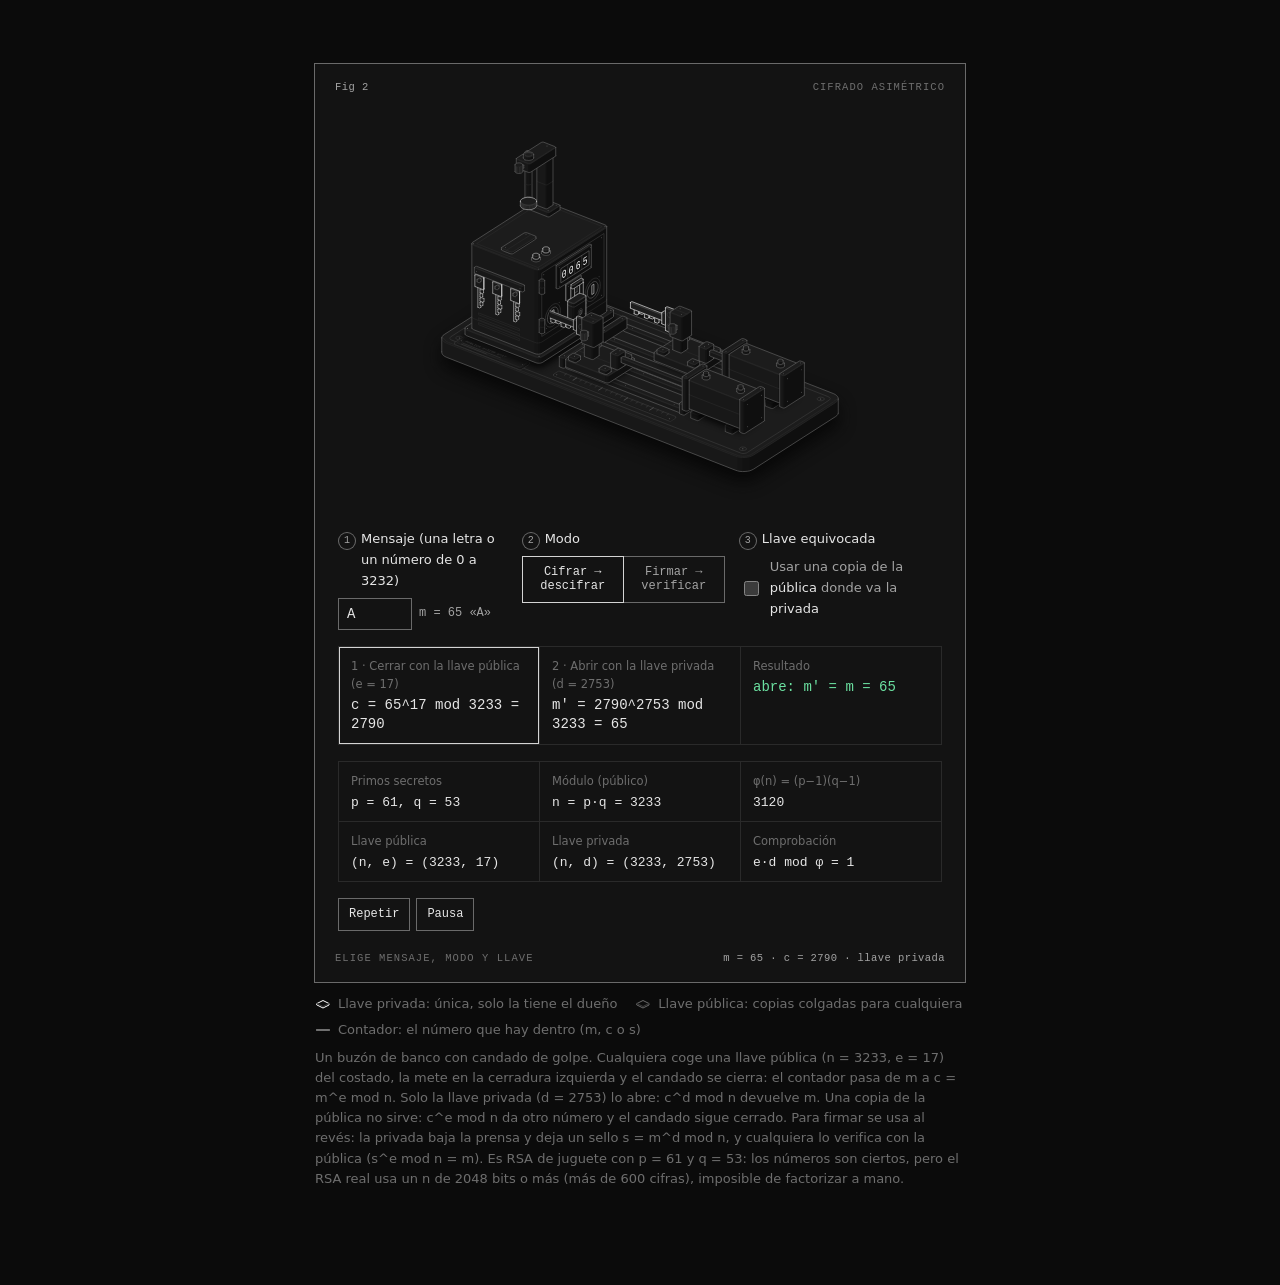
<file: figuras/cifrado-asimetrico/cifrado-asimetrico.html>
<!doctype html><html lang="es"><head><meta charset="utf-8"><meta name="viewport" content="width=device-width, initial-scale=1"><title>Cifrado asimétrico</title><style>
.iso{
  --anatomy-page:#0b0b0b;--anatomy-card:#131313;--anatomy-text:#a3a3a3;--anatomy-strong:#e6e6e6;--anatomy-muted:#6e6e6e;
  --anatomy-paper:#131313;--anatomy-face:#1b1b1b;--anatomy-top:#1c1c1c;
  --anatomy-shade-0:#0f0f0f;--anatomy-shade-1:#121212;--anatomy-shade-2:#151515;--anatomy-shade-3:#181818;
  --anatomy-lit-top:#262626;--anatomy-lit-shade:#1d1d1d;
  --anatomy-hi:#d4d4d4;--anatomy-mid:#6a6a6a;--anatomy-lo:#3e3e3e;--anatomy-faint:#2a2a2a;--anatomy-lit:#ffffff;
  --anatomy-halo:#050505;--anatomy-halo-opacity:.9;--anatomy-dot:#e6e6e6;
  --anatomy-red:#ff6b6b;--anatomy-green:#6be0a0;--anatomy-blue:#6b9bff;
  --anatomy-weight:.6px;--anatomy-ease:cubic-bezier(.32,.72,0,1);
  --anatomy-mono:ui-monospace,"SF Mono",Menlo,Consolas,monospace;
  --anatomy-lift:inset 0 1px 0 0 #ffffff0a,inset 0 0 0 1px #ffffff06,0 0 0 1px #00000026,0 1px 1px -.5px #00000014,0 3px 3px -1.5px #00000014,0 6px 6px -3px #00000014,0 12px 12px -6px #00000014;
}
.iso[data-theme="light"]{
  --anatomy-page:#f2f2ef;--anatomy-card:#fbfbfa;--anatomy-text:#57575a;--anatomy-strong:#18181a;--anatomy-muted:#8c8c90;
  --anatomy-paper:#fbfbfa;--anatomy-face:#ffffff;--anatomy-top:#ffffff;
  --anatomy-shade-0:#dcdcd9;--anatomy-shade-1:#e5e5e2;--anatomy-shade-2:#ededea;--anatomy-shade-3:#f4f4f1;
  --anatomy-lit-top:#ffffff;--anatomy-lit-shade:#eeeeeb;
  --anatomy-hi:#26262a;--anatomy-mid:#8a8a8f;--anatomy-lo:#b4b4b8;--anatomy-faint:#d4d4d6;--anatomy-lit:#000000;
  --anatomy-halo:#8a8a80;--anatomy-halo-opacity:.32;--anatomy-dot:#3a3a3e;
  --anatomy-red:#e5484d;--anatomy-green:#30a46c;--anatomy-blue:#3e63dd;
  --anatomy-lift:inset 0 1px 0 0 #ffffff,0 0 0 1px #0000000f,0 1px 1px -.5px #0000000a,0 3px 3px -1.5px #0000000a,0 6px 6px -3px #0000000a,0 12px 12px -6px #0000000a;
}
.iso-svg{display:block;width:100%;height:auto;overflow:visible}
.iso-svg path,.iso-svg circle{vector-effect:non-scaling-stroke}
.iso-fill{fill:var(--anatomy-paper);stroke:none}
.iso-solid[data-lit]>.iso-fill{fill:var(--anatomy-face)}
.iso-shade,.iso-top{stroke:none}
.iso-shade[data-shade="0"]{fill:var(--anatomy-shade-0)}
.iso-shade[data-shade="1"]{fill:var(--anatomy-shade-1)}
.iso-shade[data-shade="2"]{fill:var(--anatomy-shade-2)}
.iso-shade[data-shade="3"]{fill:var(--anatomy-shade-3)}
.iso-top{fill:var(--anatomy-top)}
.iso-solid[data-lit]>.iso-top{fill:var(--anatomy-lit-top)}
.iso-solid[data-lit]>.iso-shade{fill:var(--anatomy-lit-shade)}
.iso-solid[data-seamless]>.iso-shade,.iso-solid[data-seamless]>.iso-top{stroke-width:.4;stroke-linejoin:round}
.iso-solid[data-seamless]>.iso-shade[data-shade="0"]{stroke:var(--anatomy-shade-0)}
.iso-solid[data-seamless]>.iso-shade[data-shade="1"]{stroke:var(--anatomy-shade-1)}
.iso-solid[data-seamless]>.iso-shade[data-shade="2"]{stroke:var(--anatomy-shade-2)}
.iso-solid[data-seamless]>.iso-shade[data-shade="3"]{stroke:var(--anatomy-shade-3)}
.iso-solid[data-seamless]>.iso-top{stroke:var(--anatomy-top)}
.iso-solid[data-seamless][data-lit]>.iso-top{stroke:var(--anatomy-lit-top)}
.iso-solid[data-seamless][data-lit]>.iso-shade{stroke:var(--anatomy-lit-shade)}
.iso-solid[data-lit]>.iso-edge{stroke:var(--anatomy-lit)}
.iso-halo{fill:var(--anatomy-halo);stroke:none;filter:blur(9px);opacity:var(--anatomy-halo-opacity);transform:translateY(3px)}
.iso-line{fill:none;stroke:var(--anatomy-lo);stroke-width:var(--anatomy-weight);stroke-linecap:round;stroke-linejoin:round}
.iso-line[data-tone="hi"]{stroke:var(--anatomy-hi)}
.iso-line[data-tone="mid"]{stroke:var(--anatomy-mid)}
.iso-line[data-tone="lo"]{stroke:var(--anatomy-lo)}
.iso-line[data-tone="faint"]{stroke:var(--anatomy-faint)}
.iso-line[data-tone="lit"]{stroke:var(--anatomy-lit)}
.iso-line[data-tone="red"]{stroke:var(--anatomy-red)}
.iso-line[data-tone="green"]{stroke:var(--anatomy-green)}
.iso-line[data-tone="blue"]{stroke:var(--anatomy-blue)}
.iso-line[data-dotted]{stroke-dasharray:.01 3.5;stroke-width:1}
.iso-line[data-dashed]{stroke-dasharray:3 3}
.iso-line[data-flow]{stroke-dasharray:2 6}
.iso-wire-end{fill:var(--anatomy-paper);stroke:var(--anatomy-lo);stroke-width:var(--anatomy-weight)}
.iso-wire[data-tone="hi"] .iso-wire-end{stroke:var(--anatomy-hi)}
.iso-wire[data-tone="mid"] .iso-wire-end{stroke:var(--anatomy-mid)}
.iso-wire[data-tone="faint"] .iso-wire-end{stroke:var(--anatomy-faint)}
.iso-wire[data-tone="lit"] .iso-wire-end{stroke:var(--anatomy-lit)}
.iso-dots circle{fill:var(--anatomy-dot);stroke:none;opacity:.32}
.iso-dots[data-tone="hi"] circle{opacity:.85}
.iso-dots[data-tone="mid"] circle{opacity:.45}
.iso-dots[data-tone="lo"] circle{opacity:.22}
.iso-dots[data-tone="faint"] circle{opacity:.12}
.iso-face-text{fill:var(--anatomy-mid);font-family:var(--anatomy-mono);letter-spacing:.04em}
.iso-face-text[data-tone="hi"]{fill:var(--anatomy-hi)}
.iso-face-text[data-tone="lo"]{fill:var(--anatomy-lo)}
.iso-face-text[data-tone="faint"]{fill:var(--anatomy-faint)}
.tb-body{fill:var(--anatomy-shade-2);stroke:none}
.tb-shine{fill:var(--anatomy-top);stroke:none}
.tb-shade{fill:var(--anatomy-shade-0);stroke:none}
.tb-ring{fill:none;stroke:var(--anatomy-lo);stroke-width:.45;stroke-linecap:butt;stroke-linejoin:round}
.tb-ring[data-tone="mid"]{stroke:var(--anatomy-mid)}
.tb-ring[data-tone="faint"]{stroke:var(--anatomy-faint)}
.tb-ring[data-tone="hi"]{stroke:var(--anatomy-hi)}
@keyframes iso-flow{to{stroke-dashoffset:-32}}
@keyframes iso-pulse{0%,100%{opacity:.18}12%{opacity:1}40%{opacity:.18}}
.iso-line[data-flow]{animation:iso-flow 1600ms linear infinite}
.iso-dots circle[data-pulse]{animation:iso-pulse 1600ms steps(1,end) infinite;animation-delay:var(--pulse-at,0ms)}
.iso-figure{margin:32px 0 36px}
.iso-plate{position:relative;padding:52px 24px;border-radius:0;background:var(--anatomy-card);box-shadow:0 0 0 1px var(--anatomy-mid);--anatomy-paper:var(--anatomy-card)}
.iso-plate-corners{position:absolute;inset:18px 20px;pointer-events:none}
.iso-plate-corner{position:absolute;color:var(--anatomy-muted);font-family:var(--anatomy-mono);font-size:10.5px;line-height:1;letter-spacing:.04em;white-space:nowrap}
.iso-plate-corner[data-corner="fig"]{top:0;left:0;color:var(--anatomy-text)}
.iso-plate-corner[data-corner="title"]{top:0;right:0;text-transform:uppercase;letter-spacing:.1em}
.iso-plate-corner[data-corner="hint"]{bottom:0;left:0;text-transform:uppercase;letter-spacing:.1em}
.iso-plate-corner[data-corner="readout"]{right:0;bottom:0;color:var(--anatomy-text);font-variant-numeric:tabular-nums}
.iso-plate .iso-svg{margin:0 auto}
.iso-legend{display:grid;gap:8px;margin-top:12px;color:var(--anatomy-muted);font-size:13px;line-height:1.55}
.iso-keys{display:flex;flex-wrap:wrap;gap:6px 18px}
.iso-key{display:inline-flex;align-items:center;gap:7px}
.iso-swatch{width:16px;height:10px;flex:none;overflow:visible}
.iso-swatch path{fill:none;stroke:var(--anatomy-hi);stroke-width:1;vector-effect:non-scaling-stroke;stroke-linejoin:round;stroke-linecap:round}
.iso-swatch[data-mark="raised"] path,.iso-swatch[data-mark="flat"] path{stroke:var(--anatomy-mid)}
.iso-swatch[data-mark="lit"] path{stroke:var(--anatomy-lit)}
.iso-swatch[data-mark="dim"] path{stroke:var(--anatomy-lo)}
.iso-swatch[data-mark="dotted"] path{stroke-dasharray:.01 3;stroke-width:1.4}
.iso-swatch[data-mark="dashed"] path{stroke-dasharray:3 2.5}
.iso-swatch[data-mark="red"] path{stroke:var(--anatomy-red)}
.iso-swatch[data-mark="green"] path{stroke:var(--anatomy-green)}
.iso-swatch[data-mark="blue"] path{stroke:var(--anatomy-blue)}
.iso-swatch-crease{stroke:var(--anatomy-lo)!important}
@media (max-width:560px){.iso-plate{padding:48px 12px 70px}.iso-plate-corner[data-corner="hint"]{bottom:18px}}
@media (prefers-reduced-motion:reduce){.iso-line[data-flow],.iso-dots circle[data-pulse]{animation:none}}

*{box-sizing:border-box}
html{color-scheme:dark}
body[data-theme="light"]{color-scheme:light}
body{margin:0;background:var(--anatomy-page);color:var(--anatomy-text);font:14px/1.6 ui-sans-serif,system-ui,-apple-system,"Segoe UI",sans-serif;-webkit-font-smoothing:antialiased}
.iso-page{width:min(650px,100% - 32px);margin:64px auto 96px}

.ca-well{fill:var(--anatomy-shade-0);stroke:none}
.ca-drum-shade{fill:var(--anatomy-shade-0);opacity:.7;stroke:none}
.iso-face-text[data-tone="lit"]{fill:var(--anatomy-lit)}
.ca-panel{margin-top:22px;display:grid;gap:18px;font-size:13px;color:var(--anatomy-text)}
.ca-controls{display:grid;grid-template-columns:1fr 1.2fr 1.2fr;gap:16px;align-items:start}
.ca-control{display:grid;gap:7px}
.ca-head{display:flex;align-items:baseline;gap:6px;color:var(--anatomy-strong)}
.ca-no{display:inline-grid;place-items:center;flex:none;width:16px;height:16px;border-radius:50%;box-shadow:0 0 0 1px var(--anatomy-mid);font:10px/1 var(--anatomy-mono);color:var(--anatomy-text)}
.ca-row{display:flex;align-items:center;gap:8px}
.ca-row b{color:var(--anatomy-strong);font-weight:500}
.ca-control input[type=text]{width:72px;font:14px/1 var(--anatomy-mono);padding:7px 8px;border:0;border-radius:0;background:var(--anatomy-card);color:var(--anatomy-strong);box-shadow:0 0 0 1px var(--anatomy-mid)}
.ca-control output{font-family:var(--anatomy-mono);font-size:12px;color:var(--anatomy-text);font-variant-numeric:tabular-nums}
.ca-check input{accent-color:var(--anatomy-hi);width:15px;height:15px;flex:none}
.ca-seg{display:flex;gap:0}
.ca-seg button,.ca-actions button{font:12px/1.2 var(--anatomy-mono);padding:8px 10px;border:0;border-radius:0;background:var(--anatomy-card);color:var(--anatomy-text);box-shadow:0 0 0 1px var(--anatomy-mid);cursor:pointer}
.ca-seg button+button{margin-left:1px}
.ca-seg button[aria-checked=true]{color:var(--anatomy-strong);box-shadow:0 0 0 1px var(--anatomy-hi);position:relative}
.ca-actions{display:flex;gap:8px}
.ca-actions button{color:var(--anatomy-strong)}
.ca-seg button:hover,.ca-actions button:hover{box-shadow:0 0 0 1px var(--anatomy-hi)}
.ca-panel button:focus-visible,.ca-panel input:focus-visible,.iso-stage:focus-visible{outline:1px solid var(--anatomy-muted);outline-offset:4px}
.ca-steps,.ca-keys{display:grid;gap:1px;background:var(--anatomy-faint);box-shadow:0 0 0 1px var(--anatomy-faint)}
.ca-steps{grid-template-columns:1fr 1fr 1fr}
.ca-keys{grid-template-columns:repeat(3,1fr)}
.ca-step,.ca-key{display:grid;gap:3px;padding:10px 12px;background:var(--anatomy-card);align-content:start}
.ca-step{transition:box-shadow .3s}
.ca-step[data-on]{box-shadow:inset 0 0 0 1px var(--anatomy-hi)}
.ca-what{font-size:11.5px;color:var(--anatomy-muted)}
.ca-math{font:500 14px/1.35 var(--anatomy-mono);color:var(--anatomy-strong);font-variant-numeric:tabular-nums;overflow-wrap:anywhere}
.ca-num{font:13px/1.35 var(--anatomy-mono);color:var(--anatomy-strong);font-variant-numeric:tabular-nums}
.ca-verdict[data-ok="1"] .ca-math{color:var(--anatomy-green)}
.ca-verdict[data-ok="0"] .ca-math{color:var(--anatomy-red)}
@media (max-width:560px){.iso-stage{overflow:hidden}.iso-stage svg{width:112%;margin:-4% 0 -3% -6%}.ca-controls,.ca-steps{grid-template-columns:1fr}.ca-keys{grid-template-columns:1fr 1fr}}
</style></head><body class="iso" data-theme="dark"><main class="iso-page"><figure class="iso-figure"><div class="iso-plate"><div class="iso-plate-corners" aria-hidden="true"><span class="iso-plate-corner" data-corner="fig">Fig 2</span><span class="iso-plate-corner" data-corner="title">Cifrado asimétrico</span><span class="iso-plate-corner" data-corner="hint">Elige mensaje, modo y llave</span><span class="iso-plate-corner" data-corner="readout" data-readout>m = 65 · c = ? · llave pública</span></div><div class="iso-stage" tabindex="0" role="group" aria-label="Caja fuerte de cifrado asimétrico. Enter: repetir. Espacio: pausa. Flechas: modo. W: llave equivocada."><svg xmlns="http://www.w3.org/2000/svg" class="iso-svg" viewBox="0 0 600 390" role="img" aria-label="Una caja fuerte de banco que explica el cifrado asimétrico. Tiene dos cerraduras en la cara frontal. La de la izquierda recibe la llave pública, de la que cuelgan copias en el costado para quien quiera: al meterla, el candado se cierra de golpe y el contador pasa del mensaje m al cifrado c. La de la derecha solo acepta la llave privada, que es única: al meterla, el candado se abre y el contador vuelve a m. Con una copia de la pública en su lugar, el candado no se abre. Para firmar, la llave privada baja la prensa de lacre de la tapa y deja un sello; luego la pública lo comprueba."><path class="iso-halo" d="M102.4 228L102.9 226.8L103.8 225.6L105.2 224.5L186.7 172.3L188.5 171.4L190.5 170.7L192.9 170.2L195.3 169.9L197.9 169.9L200.4 170.1L202.7 170.6L204.9 171.2L492.6 283.6L494.5 284.5L495.9 285.5L496.9 286.7L497.5 287.9L497.6 289.2L497.6 303.2L497.1 304.5L496.2 305.6L494.8 306.7L413.3 358.9L411.5 359.8L409.5 360.6L407.1 361.1L404.7 361.3L402.1 361.4L399.6 361.2L397.3 360.7L395.1 360L107.4 247.6L105.5 246.7L104.1 245.7L103.1 244.5L102.5 243.3L102.4 242Z"/><g class="iso-solid"><path class="iso-fill" d="M188.9 201.7L189.2 200.5L190 199.3L191.3 198.2L193.1 197.3L195.2 196.6L197.6 196.2L200.1 196L202.7 196.2L205.1 196.6L207.2 197.2L209 198.1L210.4 199.2L211.3 200.4L211.6 201.6L211.6 203.9L211.3 205.1L210.5 206.3L209.2 207.4L207.4 208.3L205.3 209L202.9 209.4L200.4 209.6L197.8 209.4L195.4 209L193.3 208.4L191.5 207.5L190.1 206.4L189.2 205.2L188.9 204Z"/><path class="iso-shade" data-shade="0" d="M209.2 207.4L207.4 208.3L207.4 206.1L209.2 205.2ZM207.4 208.3L205.3 209L205.3 206.8L207.4 206.1ZM211.6 203.9L211.3 205.1L211.3 202.9L211.6 201.6ZM211.3 205.1L210.5 206.3L210.5 204.1L211.3 202.9ZM210.5 206.3L209.2 207.4L209.2 205.2L210.5 204.1Z"/><path class="iso-shade" data-shade="1" d="M205.3 209L202.9 209.4L202.9 207.2L205.3 206.8ZM202.9 209.4L200.4 209.6L200.4 207.3L202.9 207.2Z"/><path class="iso-shade" data-shade="2" d="M200.4 209.6L197.8 209.4L197.8 207.2L200.4 207.3ZM197.8 209.4L195.4 209L195.4 206.8L197.8 207.2Z"/><path class="iso-shade" data-shade="3" d="M195.4 209L193.3 208.4L193.3 206.1L195.4 206.8ZM193.3 208.4L191.5 207.5L191.5 205.3L193.3 206.1ZM191.5 207.5L190.1 206.4L190.1 204.2L191.5 205.3ZM190.1 206.4L189.2 205.2L189.2 203L190.1 204.2ZM189.2 205.2L188.9 204L188.9 201.7L189.2 203Z"/><path class="iso-top" d="M209.2 205.2L207.4 206.1L205.3 206.8L202.9 207.2L200.4 207.3L197.8 207.2L195.4 206.8L193.3 206.1L191.5 205.3L190.1 204.2L189.2 203L188.9 201.7L189.2 200.5L190 199.3L191.3 198.2L193.1 197.3L195.2 196.6L197.6 196.2L200.1 196L202.7 196.2L205.1 196.6L207.2 197.2L209 198.1L210.4 199.2L211.3 200.4L211.6 201.6L211.3 202.9L210.5 204.1Z"/><path class="iso-line iso-crease" data-tone="faint" d="M211.6 201.6L211.3 202.9L210.5 204.1L209.2 205.2L207.4 206.1L205.3 206.8L202.9 207.2L200.4 207.3L197.8 207.2L195.4 206.8L193.3 206.1L191.5 205.3L190.1 204.2L189.2 203L188.9 201.7"/><path class="iso-line iso-edge" data-tone="lo" d="M188.9 201.7L189.2 200.5L190 199.3L191.3 198.2L193.1 197.3L195.2 196.6L197.6 196.2L200.1 196L202.7 196.2L205.1 196.6L207.2 197.2L209 198.1L210.4 199.2L211.3 200.4L211.6 201.6M211.6 203.9L211.3 205.1L210.5 206.3L209.2 207.4L207.4 208.3L205.3 209L202.9 209.4L200.4 209.6L197.8 209.4L195.4 209L193.3 208.4L191.5 207.5L190.1 206.4L189.2 205.2L188.9 204M188.9 201.7L188.9 204M211.6 201.6L211.6 203.9"/></g><g class="iso-solid"><path class="iso-fill" d="M191.5 197L191.7 196L192.4 195.1L193.4 194.2L194.7 193.5L196.4 193L198.2 192.7L200.2 192.6L202.1 192.7L204 193L205.6 193.5L207 194.2L208.1 195L208.7 195.9L209 196.9L209 201.6L208.8 202.6L208.1 203.5L207.1 204.4L205.8 205.1L204.1 205.6L202.3 205.9L200.3 206L198.4 205.9L196.5 205.6L194.9 205.1L193.5 204.4L192.4 203.6L191.8 202.7L191.5 201.7Z"/><path class="iso-shade" data-shade="0" d="M207.1 204.4L205.8 205.1L205.8 200.3L207.1 199.6ZM205.8 205.1L204.1 205.6L204.1 200.8L205.8 200.3ZM209 201.6L208.8 202.6L208.8 197.9L209 196.9ZM208.8 202.6L208.1 203.5L208.1 198.8L208.8 197.9ZM208.1 203.5L207.1 204.4L207.1 199.6L208.1 198.8Z"/><path class="iso-shade" data-shade="1" d="M204.1 205.6L202.3 205.9L202.3 201.2L204.1 200.8ZM202.3 205.9L200.3 206L200.3 201.3L202.3 201.2Z"/><path class="iso-shade" data-shade="2" d="M200.3 206L198.4 205.9L198.4 201.2L200.3 201.3ZM198.4 205.9L196.5 205.6L196.5 200.9L198.4 201.2Z"/><path class="iso-shade" data-shade="3" d="M196.5 205.6L194.9 205.1L194.9 200.4L196.5 200.9ZM194.9 205.1L193.5 204.4L193.5 199.7L194.9 200.4ZM193.5 204.4L192.4 203.6L192.4 198.9L193.5 199.7ZM192.4 203.6L191.8 202.7L191.8 197.9L192.4 198.9ZM191.8 202.7L191.5 201.7L191.5 197L191.8 197.9Z"/><path class="iso-top" d="M207.1 199.6L205.8 200.3L204.1 200.8L202.3 201.2L200.3 201.3L198.4 201.2L196.5 200.9L194.9 200.4L193.5 199.7L192.4 198.9L191.8 197.9L191.5 197L191.7 196L192.4 195.1L193.4 194.2L194.7 193.5L196.4 193L198.2 192.7L200.2 192.6L202.1 192.7L204 193L205.6 193.5L207 194.2L208.1 195L208.7 195.9L209 196.9L208.8 197.9L208.1 198.8Z"/><path class="iso-line iso-crease" data-tone="faint" d="M209 196.9L208.8 197.9L208.1 198.8L207.1 199.6L205.8 200.3L204.1 200.8L202.3 201.2L200.3 201.3L198.4 201.2L196.5 200.9L194.9 200.4L193.5 199.7L192.4 198.9L191.8 197.9L191.5 197"/><path class="iso-line iso-edge" data-tone="mid" d="M191.5 197L191.7 196L192.4 195.1L193.4 194.2L194.7 193.5L196.4 193L198.2 192.7L200.2 192.6L202.1 192.7L204 193L205.6 193.5L207 194.2L208.1 195L208.7 195.9L209 196.9M209 201.6L208.8 202.6L208.1 203.5L207.1 204.4L205.8 205.1L204.1 205.6L202.3 205.9L200.3 206L198.4 205.9L196.5 205.6L194.9 205.1L193.5 204.4L192.4 203.6L191.8 202.7L191.5 201.7M191.5 197L191.5 201.7M209 196.9L209 201.6"/></g><g class="iso-solid"><path class="iso-fill" d="M131.2 238.7L131.5 237.4L132.3 236.2L133.6 235.1L135.4 234.2L137.5 233.5L139.9 233.1L142.4 233L145 233.1L147.4 233.5L149.5 234.2L151.3 235L152.7 236.1L153.6 237.3L153.9 238.6L153.9 240.8L153.6 242.1L152.8 243.3L151.5 244.3L149.7 245.2L147.6 245.9L145.2 246.3L142.7 246.5L140.1 246.4L137.7 246L135.6 245.3L133.8 244.4L132.4 243.4L131.6 242.2L131.2 240.9Z"/><path class="iso-shade" data-shade="0" d="M151.5 244.3L149.7 245.2L149.7 243L151.5 242.1ZM149.7 245.2L147.6 245.9L147.6 243.7L149.7 243ZM153.9 240.8L153.6 242.1L153.6 239.8L153.9 238.6ZM153.6 242.1L152.8 243.3L152.8 241L153.6 239.8ZM152.8 243.3L151.5 244.3L151.5 242.1L152.8 241Z"/><path class="iso-shade" data-shade="1" d="M147.6 245.9L145.2 246.3L145.2 244.1L147.6 243.7ZM145.2 246.3L142.7 246.5L142.7 244.3L145.2 244.1Z"/><path class="iso-shade" data-shade="2" d="M142.7 246.5L140.1 246.4L140.1 244.1L142.7 244.3ZM140.1 246.4L137.7 246L137.7 243.7L140.1 244.1Z"/><path class="iso-shade" data-shade="3" d="M137.7 246L135.6 245.3L135.6 243.1L137.7 243.7ZM135.6 245.3L133.8 244.4L133.8 242.2L135.6 243.1ZM133.8 244.4L132.4 243.4L132.4 241.1L133.8 242.2ZM132.4 243.4L131.6 242.2L131.6 239.9L132.4 241.1ZM131.6 242.2L131.2 240.9L131.2 238.7L131.6 239.9Z"/><path class="iso-top" d="M151.5 242.1L149.7 243L147.6 243.7L145.2 244.1L142.7 244.3L140.1 244.1L137.7 243.7L135.6 243.1L133.8 242.2L132.4 241.1L131.6 239.9L131.2 238.7L131.5 237.4L132.3 236.2L133.6 235.1L135.4 234.2L137.5 233.5L139.9 233.1L142.4 233L145 233.1L147.4 233.5L149.5 234.2L151.3 235L152.7 236.1L153.6 237.3L153.9 238.6L153.6 239.8L152.8 241Z"/><path class="iso-line iso-crease" data-tone="faint" d="M153.9 238.6L153.6 239.8L152.8 241L151.5 242.1L149.7 243L147.6 243.7L145.2 244.1L142.7 244.3L140.1 244.1L137.7 243.7L135.6 243.1L133.8 242.2L132.4 241.1L131.6 239.9L131.2 238.7"/><path class="iso-line iso-edge" data-tone="lo" d="M131.2 238.7L131.5 237.4L132.3 236.2L133.6 235.1L135.4 234.2L137.5 233.5L139.9 233.1L142.4 233L145 233.1L147.4 233.5L149.5 234.2L151.3 235L152.7 236.1L153.6 237.3L153.9 238.6M153.9 240.8L153.6 242.1L152.8 243.3L151.5 244.3L149.7 245.2L147.6 245.9L145.2 246.3L142.7 246.5L140.1 246.4L137.7 246L135.6 245.3L133.8 244.4L132.4 243.4L131.6 242.2L131.2 240.9M131.2 238.7L131.2 240.9M153.9 238.6L153.9 240.8"/></g><g class="iso-solid"><path class="iso-fill" d="M133.8 233.9L134 232.9L134.7 232L135.7 231.2L137 230.5L138.7 229.9L140.5 229.6L142.5 229.5L144.4 229.6L146.3 229.9L147.9 230.4L149.3 231.1L150.4 231.9L151 232.8L151.3 233.8L151.3 238.6L151.1 239.5L150.5 240.5L149.4 241.3L148.1 242L146.4 242.5L144.6 242.9L142.6 243L140.7 242.9L138.8 242.6L137.2 242L135.8 241.4L134.7 240.5L134.1 239.6L133.8 238.7Z"/><path class="iso-shade" data-shade="0" d="M149.4 241.3L148.1 242L148.1 237.2L149.4 236.5ZM148.1 242L146.4 242.5L146.4 237.8L148.1 237.2ZM151.3 238.6L151.1 239.5L151.1 234.8L151.3 233.8ZM151.1 239.5L150.5 240.5L150.5 235.7L151.1 234.8ZM150.5 240.5L149.4 241.3L149.4 236.5L150.5 235.7Z"/><path class="iso-shade" data-shade="1" d="M146.4 242.5L144.6 242.9L144.6 238.1L146.4 237.8ZM144.6 242.9L142.6 243L142.6 238.2L144.6 238.1Z"/><path class="iso-shade" data-shade="2" d="M142.6 243L140.7 242.9L140.7 238.1L142.6 238.2ZM140.7 242.9L138.8 242.6L138.8 237.8L140.7 238.1Z"/><path class="iso-shade" data-shade="3" d="M138.8 242.6L137.2 242L137.2 237.3L138.8 237.8ZM137.2 242L135.8 241.4L135.8 236.6L137.2 237.3ZM135.8 241.4L134.7 240.5L134.7 235.8L135.8 236.6ZM134.7 240.5L134.1 239.6L134.1 234.9L134.7 235.8ZM134.1 239.6L133.8 238.7L133.8 233.9L134.1 234.9Z"/><path class="iso-top" d="M149.4 236.5L148.1 237.2L146.4 237.8L144.6 238.1L142.6 238.2L140.7 238.1L138.8 237.8L137.2 237.3L135.8 236.6L134.7 235.8L134.1 234.9L133.8 233.9L134 232.9L134.7 232L135.7 231.2L137 230.5L138.7 229.9L140.5 229.6L142.5 229.5L144.4 229.6L146.3 229.9L147.9 230.4L149.3 231.1L150.4 231.9L151 232.8L151.3 233.8L151.1 234.8L150.5 235.7Z"/><path class="iso-line iso-crease" data-tone="faint" d="M151.3 233.8L151.1 234.8L150.5 235.7L149.4 236.5L148.1 237.2L146.4 237.8L144.6 238.1L142.6 238.2L140.7 238.1L138.8 237.8L137.2 237.3L135.8 236.6L134.7 235.8L134.1 234.9L133.8 233.9"/><path class="iso-line iso-edge" data-tone="mid" d="M133.8 233.9L134 232.9L134.7 232L135.7 231.2L137 230.5L138.7 229.9L140.5 229.6L142.5 229.5L144.4 229.6L146.3 229.9L147.9 230.4L149.3 231.1L150.4 231.9L151 232.8L151.3 233.8M151.3 238.6L151.1 239.5L150.5 240.5L149.4 241.3L148.1 242L146.4 242.5L144.6 242.9L142.6 243L140.7 242.9L138.8 242.6L137.2 242L135.8 241.4L134.7 240.5L134.1 239.6L133.8 238.7M133.8 233.9L133.8 238.7M151.3 233.8L151.3 238.6"/></g><g class="iso-solid"><path class="iso-fill" d="M446.1 302.2L446.4 301L447.2 299.8L448.5 298.7L450.3 297.8L452.4 297.1L454.8 296.7L457.3 296.5L459.9 296.6L462.3 297L464.4 297.7L466.2 298.6L467.6 299.7L468.4 300.8L468.8 302.1L468.8 304.3L468.5 305.6L467.7 306.8L466.4 307.9L464.6 308.8L462.5 309.5L460.1 309.9L457.6 310.1L455 309.9L452.6 309.5L450.5 308.9L448.7 308L447.3 306.9L446.4 305.7L446.1 304.5Z"/><path class="iso-shade" data-shade="0" d="M466.4 307.9L464.6 308.8L464.6 306.5L466.4 305.6ZM464.6 308.8L462.5 309.5L462.5 307.2L464.6 306.5ZM468.8 304.3L468.5 305.6L468.5 303.4L468.8 302.1ZM468.5 305.6L467.7 306.8L467.7 304.6L468.5 303.4ZM467.7 306.8L466.4 307.9L466.4 305.6L467.7 304.6Z"/><path class="iso-shade" data-shade="1" d="M462.5 309.5L460.1 309.9L460.1 307.7L462.5 307.2ZM460.1 309.9L457.6 310.1L457.6 307.8L460.1 307.7Z"/><path class="iso-shade" data-shade="2" d="M457.6 310.1L455 309.9L455 307.7L457.6 307.8ZM455 309.9L452.6 309.5L452.6 307.3L455 307.7Z"/><path class="iso-shade" data-shade="3" d="M452.6 309.5L450.5 308.9L450.5 306.6L452.6 307.3ZM450.5 308.9L448.7 308L448.7 305.7L450.5 306.6ZM448.7 308L447.3 306.9L447.3 304.7L448.7 305.7ZM447.3 306.9L446.4 305.7L446.4 303.5L447.3 304.7ZM446.4 305.7L446.1 304.5L446.1 302.2L446.4 303.5Z"/><path class="iso-top" d="M466.4 305.6L464.6 306.5L462.5 307.2L460.1 307.7L457.6 307.8L455 307.7L452.6 307.3L450.5 306.6L448.7 305.7L447.3 304.7L446.4 303.5L446.1 302.2L446.4 301L447.2 299.8L448.5 298.7L450.3 297.8L452.4 297.1L454.8 296.7L457.3 296.5L459.9 296.6L462.3 297L464.4 297.7L466.2 298.6L467.6 299.7L468.4 300.8L468.8 302.1L468.5 303.4L467.7 304.6Z"/><path class="iso-line iso-crease" data-tone="faint" d="M468.8 302.1L468.5 303.4L467.7 304.6L466.4 305.6L464.6 306.5L462.5 307.2L460.1 307.7L457.6 307.8L455 307.7L452.6 307.3L450.5 306.6L448.7 305.7L447.3 304.7L446.4 303.5L446.1 302.2"/><path class="iso-line iso-edge" data-tone="lo" d="M446.1 302.2L446.4 301L447.2 299.8L448.5 298.7L450.3 297.8L452.4 297.1L454.8 296.7L457.3 296.5L459.9 296.6L462.3 297L464.4 297.7L466.2 298.6L467.6 299.7L468.4 300.8L468.8 302.1M468.8 304.3L468.5 305.6L467.7 306.8L466.4 307.9L464.6 308.8L462.5 309.5L460.1 309.9L457.6 310.1L455 309.9L452.6 309.5L450.5 308.9L448.7 308L447.3 306.9L446.4 305.7L446.1 304.5M446.1 302.2L446.1 304.5M468.8 302.1L468.8 304.3"/></g><g class="iso-solid"><path class="iso-fill" d="M448.7 297.4L448.9 296.5L449.5 295.5L450.6 294.7L451.9 294L453.6 293.5L455.4 293.2L457.4 293L459.3 293.1L461.2 293.4L462.8 294L464.2 294.6L465.3 295.5L465.9 296.4L466.2 297.4L466.2 302.1L466 303.1L465.3 304L464.3 304.8L463 305.5L461.3 306.1L459.5 306.4L457.5 306.5L455.6 306.4L453.7 306.1L452.1 305.6L450.7 304.9L449.6 304.1L449 303.2L448.7 302.2Z"/><path class="iso-shade" data-shade="0" d="M464.3 304.8L463 305.5L463 300.8L464.3 300.1ZM463 305.5L461.3 306.1L461.3 301.3L463 300.8ZM466.2 302.1L466 303.1L466 298.3L466.2 297.4ZM466 303.1L465.3 304L465.3 299.3L466 298.3ZM465.3 304L464.3 304.8L464.3 300.1L465.3 299.3Z"/><path class="iso-shade" data-shade="1" d="M461.3 306.1L459.5 306.4L459.5 301.6L461.3 301.3ZM459.5 306.4L457.5 306.5L457.5 301.8L459.5 301.6Z"/><path class="iso-shade" data-shade="2" d="M457.5 306.5L455.6 306.4L455.6 301.7L457.5 301.8ZM455.6 306.4L453.7 306.1L453.7 301.3L455.6 301.7Z"/><path class="iso-shade" data-shade="3" d="M453.7 306.1L452.1 305.6L452.1 300.8L453.7 301.3ZM452.1 305.6L450.7 304.9L450.7 300.2L452.1 300.8ZM450.7 304.9L449.6 304.1L449.6 299.3L450.7 300.2ZM449.6 304.1L449 303.2L449 298.4L449.6 299.3ZM449 303.2L448.7 302.2L448.7 297.4L449 298.4Z"/><path class="iso-top" d="M464.3 300.1L463 300.8L461.3 301.3L459.5 301.6L457.5 301.8L455.6 301.7L453.7 301.3L452.1 300.8L450.7 300.2L449.6 299.3L449 298.4L448.7 297.4L448.9 296.5L449.5 295.5L450.6 294.7L451.9 294L453.6 293.5L455.4 293.2L457.4 293L459.3 293.1L461.2 293.4L462.8 294L464.2 294.6L465.3 295.5L465.9 296.4L466.2 297.4L466 298.3L465.3 299.3Z"/><path class="iso-line iso-crease" data-tone="faint" d="M466.2 297.4L466 298.3L465.3 299.3L464.3 300.1L463 300.8L461.3 301.3L459.5 301.6L457.5 301.8L455.6 301.7L453.7 301.3L452.1 300.8L450.7 300.2L449.6 299.3L449 298.4L448.7 297.4"/><path class="iso-line iso-edge" data-tone="mid" d="M448.7 297.4L448.9 296.5L449.5 295.5L450.6 294.7L451.9 294L453.6 293.5L455.4 293.2L457.4 293L459.3 293.1L461.2 293.4L462.8 294L464.2 294.6L465.3 295.5L465.9 296.4L466.2 297.4M466.2 302.1L466 303.1L465.3 304L464.3 304.8L463 305.5L461.3 306.1L459.5 306.4L457.5 306.5L455.6 306.4L453.7 306.1L452.1 305.6L450.7 304.9L449.6 304.1L449 303.2L448.7 302.2M448.7 297.4L448.7 302.2M466.2 297.4L466.2 302.1"/></g><g class="iso-solid"><path class="iso-fill" d="M388.4 339.1L388.7 337.9L389.5 336.7L390.8 335.6L392.6 334.7L394.7 334L397.1 333.6L399.6 333.4L402.2 333.6L404.6 334L406.7 334.6L408.5 335.5L409.9 336.6L410.8 337.8L411.1 339L411.1 341.3L410.8 342.5L410 343.7L408.7 344.8L406.9 345.7L404.8 346.4L402.4 346.8L399.9 347L397.3 346.8L394.9 346.4L392.8 345.8L391 344.9L389.6 343.8L388.7 342.6L388.4 341.4Z"/><path class="iso-shade" data-shade="0" d="M408.7 344.8L406.9 345.7L406.9 343.5L408.7 342.6ZM406.9 345.7L404.8 346.4L404.8 344.2L406.9 343.5ZM411.1 341.3L410.8 342.5L410.8 340.3L411.1 339ZM410.8 342.5L410 343.7L410 341.5L410.8 340.3ZM410 343.7L408.7 344.8L408.7 342.6L410 341.5Z"/><path class="iso-shade" data-shade="1" d="M404.8 346.4L402.4 346.8L402.4 344.6L404.8 344.2ZM402.4 346.8L399.9 347L399.9 344.7L402.4 344.6Z"/><path class="iso-shade" data-shade="2" d="M399.9 347L397.3 346.8L397.3 344.6L399.9 344.7ZM397.3 346.8L394.9 346.4L394.9 344.2L397.3 344.6Z"/><path class="iso-shade" data-shade="3" d="M394.9 346.4L392.8 345.8L392.8 343.5L394.9 344.2ZM392.8 345.8L391 344.9L391 342.7L392.8 343.5ZM391 344.9L389.6 343.8L389.6 341.6L391 342.7ZM389.6 343.8L388.7 342.6L388.7 340.4L389.6 341.6ZM388.7 342.6L388.4 341.4L388.4 339.1L388.7 340.4Z"/><path class="iso-top" d="M408.7 342.6L406.9 343.5L404.8 344.2L402.4 344.6L399.9 344.7L397.3 344.6L394.9 344.2L392.8 343.5L391 342.7L389.6 341.6L388.7 340.4L388.4 339.1L388.7 337.9L389.5 336.7L390.8 335.6L392.6 334.7L394.7 334L397.1 333.6L399.6 333.4L402.2 333.6L404.6 334L406.7 334.6L408.5 335.5L409.9 336.6L410.8 337.8L411.1 339L410.8 340.3L410 341.5Z"/><path class="iso-line iso-crease" data-tone="faint" d="M411.1 339L410.8 340.3L410 341.5L408.7 342.6L406.9 343.5L404.8 344.2L402.4 344.6L399.9 344.7L397.3 344.6L394.9 344.2L392.8 343.5L391 342.7L389.6 341.6L388.7 340.4L388.4 339.1"/><path class="iso-line iso-edge" data-tone="lo" d="M388.4 339.1L388.7 337.9L389.5 336.7L390.8 335.6L392.6 334.7L394.7 334L397.1 333.6L399.6 333.4L402.2 333.6L404.6 334L406.7 334.6L408.5 335.5L409.9 336.6L410.8 337.8L411.1 339M411.1 341.3L410.8 342.5L410 343.7L408.7 344.8L406.9 345.7L404.8 346.4L402.4 346.8L399.9 347L397.3 346.8L394.9 346.4L392.8 345.8L391 344.9L389.6 343.8L388.7 342.6L388.4 341.4M388.4 339.1L388.4 341.4M411.1 339L411.1 341.3"/></g><g class="iso-solid"><path class="iso-fill" d="M391 334.4L391.2 333.4L391.9 332.5L392.9 331.6L394.2 330.9L395.9 330.4L397.7 330.1L399.7 330L401.6 330.1L403.5 330.4L405.1 330.9L406.5 331.6L407.6 332.4L408.2 333.3L408.5 334.3L408.5 339L408.3 340L407.6 340.9L406.6 341.8L405.3 342.5L403.6 343L401.8 343.3L399.8 343.4L397.9 343.3L396 343L394.4 342.5L393 341.8L391.9 341L391.3 340.1L391 339.1Z"/><path class="iso-shade" data-shade="0" d="M406.6 341.8L405.3 342.5L405.3 337.7L406.6 337ZM405.3 342.5L403.6 343L403.6 338.2L405.3 337.7ZM408.5 339L408.3 340L408.3 335.3L408.5 334.3ZM408.3 340L407.6 340.9L407.6 336.2L408.3 335.3ZM407.6 340.9L406.6 341.8L406.6 337L407.6 336.2Z"/><path class="iso-shade" data-shade="1" d="M403.6 343L401.8 343.3L401.8 338.6L403.6 338.2ZM401.8 343.3L399.8 343.4L399.8 338.7L401.8 338.6Z"/><path class="iso-shade" data-shade="2" d="M399.8 343.4L397.9 343.3L397.9 338.6L399.8 338.7ZM397.9 343.3L396 343L396 338.3L397.9 338.6Z"/><path class="iso-shade" data-shade="3" d="M396 343L394.4 342.5L394.4 337.8L396 338.3ZM394.4 342.5L393 341.8L393 337.1L394.4 337.8ZM393 341.8L391.9 341L391.9 336.3L393 337.1ZM391.9 341L391.3 340.1L391.3 335.3L391.9 336.3ZM391.3 340.1L391 339.1L391 334.4L391.3 335.3Z"/><path class="iso-top" d="M406.6 337L405.3 337.7L403.6 338.2L401.8 338.6L399.8 338.7L397.9 338.6L396 338.3L394.4 337.8L393 337.1L391.9 336.3L391.3 335.3L391 334.4L391.2 333.4L391.9 332.5L392.9 331.6L394.2 330.9L395.9 330.4L397.7 330.1L399.7 330L401.6 330.1L403.5 330.4L405.1 330.9L406.5 331.6L407.6 332.4L408.2 333.3L408.5 334.3L408.3 335.3L407.6 336.2Z"/><path class="iso-line iso-crease" data-tone="faint" d="M408.5 334.3L408.3 335.3L407.6 336.2L406.6 337L405.3 337.7L403.6 338.2L401.8 338.6L399.8 338.7L397.9 338.6L396 338.3L394.4 337.8L393 337.1L391.9 336.3L391.3 335.3L391 334.4"/><path class="iso-line iso-edge" data-tone="mid" d="M391 334.4L391.2 333.4L391.9 332.5L392.9 331.6L394.2 330.9L395.9 330.4L397.7 330.1L399.7 330L401.6 330.1L403.5 330.4L405.1 330.9L406.5 331.6L407.6 332.4L408.2 333.3L408.5 334.3M408.5 339L408.3 340L407.6 340.9L406.6 341.8L405.3 342.5L403.6 343L401.8 343.3L399.8 343.4L397.9 343.3L396 343L394.4 342.5L393 341.8L391.9 341L391.3 340.1L391 339.1M391 334.4L391 339.1M408.5 334.3L408.5 339"/></g><g class="iso-solid"><path class="iso-fill" d="M102.4 221.1L102.9 219.8L103.8 218.6L105.2 217.6L186.7 165.3L188.5 164.4L190.5 163.7L192.9 163.2L195.3 162.9L197.9 162.9L200.4 163.1L202.7 163.6L204.9 164.2L492.6 276.6L494.5 277.5L495.9 278.6L496.9 279.7L497.5 280.9L497.6 282.2L497.6 296.2L497.1 297.5L496.2 298.6L494.8 299.7L413.3 351.9L411.5 352.8L409.5 353.6L407.1 354.1L404.7 354.3L402.1 354.4L399.6 354.2L397.3 353.7L395.1 353L107.4 240.6L105.5 239.7L104.1 238.7L103.1 237.5L102.5 236.3L102.4 235Z"/><path class="iso-shade" data-shade="0" d="M497.6 296.2L497.1 297.5L497.1 283.5L497.6 282.2ZM497.1 297.5L496.2 298.6L496.2 284.6L497.1 283.5ZM496.2 298.6L494.8 299.7L494.8 285.7L496.2 284.6ZM494.8 299.7L413.3 351.9L413.3 337.9L494.8 285.7ZM413.3 351.9L411.5 352.8L411.5 338.8L413.3 337.9ZM411.5 352.8L409.5 353.6L409.5 339.6L411.5 338.8Z"/><path class="iso-shade" data-shade="1" d="M409.5 353.6L407.1 354.1L407.1 340.1L409.5 339.6ZM407.1 354.1L404.7 354.3L404.7 340.4L407.1 340.1ZM404.7 354.3L402.1 354.4L402.1 340.4L404.7 340.4Z"/><path class="iso-shade" data-shade="2" d="M402.1 354.4L399.6 354.2L399.6 340.2L402.1 340.4ZM399.6 354.2L397.3 353.7L397.3 339.7L399.6 340.2Z"/><path class="iso-shade" data-shade="3" d="M397.3 353.7L395.1 353L395.1 339L397.3 339.7ZM395.1 353L107.4 240.6L107.4 226.6L395.1 339ZM107.4 240.6L105.5 239.7L105.5 225.7L107.4 226.6ZM105.5 239.7L104.1 238.7L104.1 224.7L105.5 225.7ZM104.1 238.7L103.1 237.5L103.1 223.6L104.1 224.7ZM103.1 237.5L102.5 236.3L102.5 222.3L103.1 223.6ZM102.5 236.3L102.4 235L102.4 221.1L102.5 222.3Z"/><path class="iso-top" d="M492.6 276.6L494.5 277.5L495.9 278.6L496.9 279.7L497.5 280.9L497.6 282.2L497.1 283.5L496.2 284.6L494.8 285.7L413.3 337.9L411.5 338.8L409.5 339.6L407.1 340.1L404.7 340.4L402.1 340.4L399.6 340.2L397.3 339.7L395.1 339L107.4 226.6L105.5 225.7L104.1 224.7L103.1 223.6L102.5 222.3L102.4 221.1L102.9 219.8L103.8 218.6L105.2 217.6L186.7 165.3L188.5 164.4L190.5 163.7L192.9 163.2L195.3 162.9L197.9 162.9L200.4 163.1L202.7 163.6L204.9 164.2Z"/><path class="iso-line iso-crease" data-tone="faint" d="M497.6 282.2L497.1 283.5L496.2 284.6L494.8 285.7L413.3 337.9L411.5 338.8L409.5 339.6L407.1 340.1L404.7 340.4L402.1 340.4L399.6 340.2L397.3 339.7L395.1 339L107.4 226.6L105.5 225.7L104.1 224.7L103.1 223.6L102.5 222.3L102.4 221.1"/><path class="iso-line iso-bevel" data-tone="faint" d="M497.6 282.2L494.6 283.1L493.9 284.1L492.7 285L411.3 337.1L409.8 337.9L408.2 338.4L406.3 338.8L404.4 339.1L402.3 339.1L400.3 338.9L398.4 338.6L396.6 338L109.1 225.6L107.5 224.9L106.3 224.1L105.5 223.1L105.1 222.2L102.4 221.1"/><path class="iso-line iso-edge" data-tone="mid" d="M102.4 221.1L102.9 219.8L103.8 218.6L105.2 217.6L186.7 165.3L188.5 164.4L190.5 163.7L192.9 163.2L195.3 162.9L197.9 162.9L200.4 163.1L202.7 163.6L204.9 164.2L492.6 276.6L494.5 277.5L495.9 278.6L496.9 279.7L497.5 280.9L497.6 282.2M497.6 296.2L497.1 297.5L496.2 298.6L494.8 299.7L413.3 351.9L411.5 352.8L409.5 353.6L407.1 354.1L404.7 354.3L402.1 354.4L399.6 354.2L397.3 353.7L395.1 353L107.4 240.6L105.5 239.7L104.1 238.7L103.1 237.5L102.5 236.3L102.4 235M497.6 282.2L497.6 296.2M102.4 221.1L102.4 235"/></g><path class="iso-line" data-tone="lo" d="M487.6 279.8L488.3 280.2L488.9 280.5L489.3 281L489.5 281.4L489.5 281.9L489.3 282.4L489 282.8L488.5 283.2L406.9 335.4L406.3 335.8L405.5 336L404.6 336.2L403.7 336.3L402.7 336.4L401.8 336.3L400.9 336.1L400.1 335.8L112.4 223.4L111.7 223.1L111.1 222.7L110.7 222.3L110.5 221.8L110.5 221.3L110.7 220.9L111 220.4L111.5 220L193.1 167.8L193.7 167.5L194.5 167.2L195.4 167L196.3 166.9L197.3 166.9L198.2 167L199.1 167.2L199.9 167.4Z"/><path class="iso-line" data-tone="lo" d="M200.3 172.7L199.2 173.1L197.9 173.4L196.5 173.3L195.3 173L194.4 172.5L193.9 171.8L194 171.1L194.7 170.5L195.7 170L197 169.8L198.4 169.9L199.7 170.2L200.6 170.7L201 171.4L200.9 172.1ZM482.9 283.1L481.9 283.6L480.6 283.8L479.2 283.7L477.9 283.4L477 282.9L476.6 282.2L476.7 281.5L477.3 280.9L478.4 280.5L479.7 280.2L481.1 280.3L482.3 280.6L483.2 281.1L483.7 281.8L483.6 282.5ZM122.7 222.3L121.6 222.8L120.3 223L118.9 223L117.7 222.7L116.8 222.1L116.3 221.5L116.4 220.8L117.1 220.2L118.1 219.7L119.4 219.5L120.8 219.5L122.1 219.9L123 220.4L123.4 221L123.3 221.7ZM405.3 332.8L404.3 333.2L403 333.4L401.6 333.4L400.3 333.1L399.4 332.5L399 331.9L399.1 331.2L399.7 330.6L400.8 330.1L402.1 329.9L403.5 330L404.7 330.3L405.6 330.8L406.1 331.5L406 332.1Z"/><g class="iso-dots" data-tone="mid"><circle cx="197.5" cy="171.6" r="0.5"/><circle cx="480.1" cy="282" r="0.5"/><circle cx="119.9" cy="221.3" r="0.5"/><circle cx="402.5" cy="331.7" r="0.5"/></g><g class="iso-solid"><path class="iso-fill" d="M213.8 257.6L214.1 257.2L218.1 254.7L218.7 254.4L219.6 254.4L220.3 254.5L334.9 299.3L335.4 299.6L335.5 300L335.5 300.9L335.2 301.3L331.2 303.8L330.6 304.1L329.7 304.1L329 304L214.4 259.2L213.9 258.9L213.8 258.4Z"/><path class="iso-shade" data-shade="0" d="M335.5 300.9L335.2 301.3L335.2 300.4L335.5 300ZM335.2 301.3L331.2 303.8L331.2 303L335.2 300.4ZM331.2 303.8L330.6 304.1L330.6 303.2L331.2 303Z"/><path class="iso-shade" data-shade="1" d="M330.6 304.1L329.7 304.1L329.7 303.3L330.6 303.2Z"/><path class="iso-shade" data-shade="2" d="M329.7 304.1L329 304L329 303.1L329.7 303.3Z"/><path class="iso-shade" data-shade="3" d="M329 304L214.4 259.2L214.4 258.4L329 303.1ZM214.4 259.2L213.9 258.9L213.9 258L214.4 258.4ZM213.9 258.9L213.8 258.4L213.8 257.6L213.9 258Z"/><path class="iso-top" d="M334.9 299.3L335.4 299.6L335.5 300L335.2 300.4L331.2 303L330.6 303.2L329.7 303.3L329 303.1L214.4 258.4L213.9 258L213.8 257.6L214.1 257.2L218.1 254.7L218.7 254.4L219.6 254.4L220.3 254.5Z"/><path class="iso-line iso-edge" data-tone="lo" d="M213.8 257.6L214.1 257.2L218.1 254.7L218.7 254.4L219.6 254.4L220.3 254.5L334.9 299.3L335.4 299.6L335.5 300M335.5 300.9L335.2 301.3L331.2 303.8L330.6 304.1L329.7 304.1L329 304L214.4 259.2L213.9 258.9L213.8 258.4M335.5 300L335.5 300.9M213.8 257.6L213.8 258.4"/></g><path class="iso-line" data-tone="lo" d="M226.7 257L224.7 258.3M231.8 259L229.8 260.3M242 263L240 264.3M247.1 265L245.1 266.3M252.2 267L250.2 268.2M257.3 269L255.3 270.2M267.5 272.9L265.5 274.2M272.5 274.9L270.6 276.2M277.6 276.9L275.6 278.2M282.7 278.9L280.7 280.2M292.9 282.9L290.9 284.2M298 284.9L296 286.1M303.1 286.9L301.1 288.1M308.2 288.9L306.2 290.1M318.4 292.8L316.4 294.1M323.5 294.8L321.5 296.1M328.6 296.8L326.6 298.1"/><path class="iso-line" data-tone="mid" d="M236.9 261L233.3 263.3M262.4 270.9L258.8 273.2M287.8 280.9L284.2 283.2M313.3 290.8L309.7 293.1"/><g class="iso-dots" data-tone="mid"><circle cx="217.1" cy="257.9" r="0.45"/><circle cx="329.2" cy="301.7" r="0.45"/></g><g class="iso-solid"><path class="iso-fill" d="M115.3 226.2L115.3 225.8L115.7 225.5L123.2 220.6L123.8 220.4L124.5 220.3L125.3 220.3L125.9 220.4L189.1 245.1L189.6 245.4L189.8 245.8L189.8 246.9L189.8 247.3L189.4 247.6L181.9 252.4L181.3 252.7L180.6 252.8L179.8 252.8L179.1 252.6L116 227.9L115.5 227.6L115.3 227.3Z"/><path class="iso-shade" data-shade="0" d="M189.8 246.9L189.8 247.3L189.8 246.1L189.8 245.8ZM189.8 247.3L189.4 247.6L189.4 246.5L189.8 246.1ZM189.4 247.6L181.9 252.4L181.9 251.3L189.4 246.5ZM181.9 252.4L181.3 252.7L181.3 251.6L181.9 251.3Z"/><path class="iso-shade" data-shade="1" d="M181.3 252.7L180.6 252.8L180.6 251.7L181.3 251.6Z"/><path class="iso-shade" data-shade="2" d="M180.6 252.8L179.8 252.8L179.8 251.7L180.6 251.7ZM179.8 252.8L179.1 252.6L179.1 251.5L179.8 251.7Z"/><path class="iso-shade" data-shade="3" d="M179.1 252.6L116 227.9L116 226.8L179.1 251.5ZM116 227.9L115.5 227.6L115.5 226.5L116 226.8ZM115.5 227.6L115.3 227.3L115.3 226.2L115.5 226.5Z"/><path class="iso-top" d="M189.1 245.1L189.6 245.4L189.8 245.8L189.8 246.1L189.4 246.5L181.9 251.3L181.3 251.6L180.6 251.7L179.8 251.7L179.1 251.5L116 226.8L115.5 226.5L115.3 226.2L115.3 225.8L115.7 225.5L123.2 220.6L123.8 220.4L124.5 220.3L125.3 220.3L125.9 220.4Z"/><path class="iso-line iso-edge" data-tone="lo" d="M115.3 226.2L115.3 225.8L115.7 225.5L123.2 220.6L123.8 220.4L124.5 220.3L125.3 220.3L125.9 220.4L189.1 245.1L189.6 245.4L189.8 245.8M189.8 246.9L189.8 247.3L189.4 247.6L181.9 252.4L181.3 252.7L180.6 252.8L179.8 252.8L179.1 252.6L116 227.9L115.5 227.6L115.3 227.3M189.8 245.8L189.8 246.9M115.3 226.2L115.3 227.3"/></g><path class="iso-line" data-tone="faint" d="M187.4 245.9L180.3 250.5L117.6 226L124.8 221.4Z"/><text class="iso-face-text" data-tone="mid" transform="matrix(1.273 0.497 -0.995 0.637 125.563 225.019)" font-size="2.6" text-anchor="start">PÚBLICA n=3233 e=17</text><path class="iso-line" data-tone="lo" data-free="" d="M123.4 226.4L160.9 241.1M122 227.3L146.8 237"/><g class="iso-dots" data-tone="mid"><circle cx="122.2" cy="224.1" r="0.45"/><circle cx="182.8" cy="247.8" r="0.45"/></g><path class="iso-halo" d="M122.3 216.7L122.6 215.9L123.2 215.2L124 214.5L193.6 170L194.7 169.4L196 168.9L197.5 168.6L199 168.4L200.6 168.4L202.2 168.6L203.6 168.8L205 169.3L273.7 196.1L274.9 196.7L275.8 197.3L276.4 198L276.8 198.8L276.8 199.6L276.8 199.7L276.6 200.5L276 201.3L275.1 201.9L205.5 246.5L204.4 247.1L203.1 247.5L201.7 247.8L200.1 248L198.5 248L197 247.9L195.5 247.6L194.2 247.2L125.4 220.3L124.3 219.8L123.3 219.1L122.7 218.4L122.4 217.6L122.3 216.9Z" style="filter:blur(3px)"/><g class="iso-solid"><path class="iso-fill" d="M125.6 211.9L125.6 211.2L125.9 210.6L126.6 210.1L196.2 165.5L197.1 165.1L198.2 164.7L199.4 164.6L200.7 164.6L201.9 164.8L203 165.1L271.8 191.9L272.6 192.4L273.3 192.9L273.6 193.6L273.6 199.2L273.6 199.8L273.2 200.4L272.6 200.9L203 245.5L202.1 245.9L200.9 246.3L199.7 246.4L198.5 246.4L197.2 246.2L196.1 245.9L127.4 219.1L126.5 218.6L125.9 218.1L125.6 217.4Z"/><path class="iso-shade" data-shade="0" d="M273.6 199.2L273.6 199.8L273.6 194.2L273.6 193.6ZM273.6 199.8L273.2 200.4L273.2 194.8L273.6 194.2ZM273.2 200.4L272.6 200.9L272.6 195.3L273.2 194.8ZM272.6 200.9L203 245.5L203 239.9L272.6 195.3ZM203 245.5L202.1 245.9L202.1 240.3L203 239.9Z"/><path class="iso-shade" data-shade="1" d="M202.1 245.9L200.9 246.3L200.9 240.7L202.1 240.3ZM200.9 246.3L199.7 246.4L199.7 240.8L200.9 240.7Z"/><path class="iso-shade" data-shade="2" d="M199.7 246.4L198.5 246.4L198.5 240.8L199.7 240.8ZM198.5 246.4L197.2 246.2L197.2 240.6L198.5 240.8Z"/><path class="iso-shade" data-shade="3" d="M197.2 246.2L196.1 245.9L196.1 240.3L197.2 240.6ZM196.1 245.9L127.4 219.1L127.4 213.5L196.1 240.3ZM127.4 219.1L126.5 218.6L126.5 213L127.4 213.5ZM126.5 218.6L125.9 218.1L125.9 212.5L126.5 213ZM125.9 218.1L125.6 217.4L125.6 211.9L125.9 212.5Z"/><path class="iso-top" d="M271.8 191.9L272.6 192.4L273.3 192.9L273.6 193.6L273.6 194.2L273.2 194.8L272.6 195.3L203 239.9L202.1 240.3L200.9 240.7L199.7 240.8L198.5 240.8L197.2 240.6L196.1 240.3L127.4 213.5L126.5 213L125.9 212.5L125.6 211.9L125.6 211.2L125.9 210.6L126.6 210.1L196.2 165.5L197.1 165.1L198.2 164.7L199.4 164.6L200.7 164.6L201.9 164.8L203 165.1Z"/><path class="iso-line iso-crease" data-tone="faint" d="M273.6 193.6L273.6 194.2L273.2 194.8L272.6 195.3L203 239.9L202.1 240.3L200.9 240.7L199.7 240.8L198.5 240.8L197.2 240.6L196.1 240.3L127.4 213.5L126.5 213L125.9 212.5L125.6 211.9"/><path class="iso-line iso-bevel" data-tone="faint" d="M273.6 193.6L272.6 194.1L272.3 194.6L271.8 195.1L202.2 239.6L201.5 240L200.6 240.2L199.6 240.3L198.6 240.3L197.6 240.2L196.7 239.9L128 213.1L127.3 212.7L126.8 212.3L125.6 211.9"/><path class="iso-line iso-edge" data-tone="mid" d="M125.6 211.9L125.6 211.2L125.9 210.6L126.6 210.1L196.2 165.5L197.1 165.1L198.2 164.7L199.4 164.6L200.7 164.6L201.9 164.8L203 165.1L271.8 191.9L272.6 192.4L273.3 192.9L273.6 193.6M273.6 199.2L273.6 199.8L273.2 200.4L272.6 200.9L203 245.5L202.1 245.9L200.9 246.3L199.7 246.4L198.5 246.4L197.2 246.2L196.1 245.9L127.4 219.1L126.5 218.6L125.9 218.1L125.6 217.4M273.6 193.6L273.6 199.2M125.6 211.9L125.6 217.4"/></g><g class="iso-dots" data-tone="mid"><circle cx="199.7" cy="165.9" r="0.5"/><circle cx="271" cy="193.7" r="0.5"/><circle cx="128.1" cy="211.7" r="0.5"/><circle cx="199.4" cy="239.5" r="0.5"/></g><g class="iso-solid"><path class="iso-fill" d="M132.4 127.5L132.5 126.5L133.4 125.7L197 84.9L198.5 84.3L200.3 84L202.1 84.1L203.8 84.5L264.9 108.4L266.2 109.1L266.8 110L266.8 194L266.6 194.9L265.8 195.8L202.1 236.5L200.7 237.1L198.9 237.4L197 237.3L195.3 236.9L134.2 213L133 212.3L132.4 211.4Z"/><path class="iso-shade" data-shade="0" d="M266.8 194L266.6 194.9L266.6 111L266.8 110ZM266.6 194.9L265.8 195.8L265.8 111.8L266.6 111ZM265.8 195.8L202.1 236.5L202.1 152.5L265.8 111.8ZM202.1 236.5L200.7 237.1L200.7 153.2L202.1 152.5Z"/><path class="iso-shade" data-shade="1" d="M200.7 237.1L198.9 237.4L198.9 153.5L200.7 153.2Z"/><path class="iso-shade" data-shade="2" d="M198.9 237.4L197 237.3L197 153.4L198.9 153.5ZM197 237.3L195.3 236.9L195.3 153L197 153.4Z"/><path class="iso-shade" data-shade="3" d="M195.3 236.9L134.2 213L134.2 129.1L195.3 153ZM134.2 213L133 212.3L133 128.4L134.2 129.1ZM133 212.3L132.4 211.4L132.4 127.5L133 128.4Z"/><path class="iso-top" d="M264.9 108.4L266.2 109.1L266.8 110L266.6 111L265.8 111.8L202.1 152.5L200.7 153.2L198.9 153.5L197 153.4L195.3 153L134.2 129.1L133 128.4L132.4 127.5L132.5 126.5L133.4 125.7L197 84.9L198.5 84.3L200.3 84L202.1 84.1L203.8 84.5Z"/><path class="iso-line iso-crease" data-tone="faint" d="M266.8 110L266.6 111L265.8 111.8L202.1 152.5L200.7 153.2L198.9 153.5L197 153.4L195.3 153L134.2 129.1L133 128.4L132.4 127.5"/><path class="iso-line iso-bevel" data-tone="faint" d="M266.8 110L265.2 110.8L264.6 111.4L201.1 152L200 152.5L198.7 152.7L197.4 152.7L196.1 152.3L135.2 128.6L134.2 128L132.4 127.5"/><path class="iso-line" data-tone="faint" d="M266.8 182.8L266.6 183.7L265.8 184.6L202.1 225.3L200.7 225.9L198.9 226.2L197 226.2L195.3 225.7L134.2 201.9L133 201.1L132.4 200.2"/><path class="iso-line iso-edge" data-tone="mid" d="M132.4 127.5L132.5 126.5L133.4 125.7L197 84.9L198.5 84.3L200.3 84L202.1 84.1L203.8 84.5L264.9 108.4L266.2 109.1L266.8 110M266.8 194L266.6 194.9L265.8 195.8L202.1 236.5L200.7 237.1L198.9 237.4L197 237.3L195.3 236.9L134.2 213L133 212.3L132.4 211.4M266.8 110L266.8 194M132.4 127.5L132.4 211.4"/></g><path class="iso-line" data-tone="faint" d="M262 110.3L198.3 151.1L137.2 127.2L200.8 86.4Z"/><g class="iso-dots" data-tone="mid"><circle cx="200.5" cy="84.8" r="0.45"/><circle cx="265.1" cy="110.1" r="0.45"/><circle cx="134" cy="127.4" r="0.45"/><circle cx="198.7" cy="152.6" r="0.45"/></g><path class="iso-line" data-tone="lo" d="M263.8 180.2L202.1 219.7L202.1 156.7L263.8 117.3Z"/><g class="iso-dots" data-tone="mid"><circle cx="261.8" cy="178.7" r="0.45"/><circle cx="204.1" cy="215.6" r="0.45"/><circle cx="261.8" cy="121.3" r="0.45"/><circle cx="204.1" cy="158.3" r="0.45"/></g><g class="iso-solid"><path class="iso-fill" d="M134.9 150.9L135.1 150.8L136.2 150L136.6 149.9L137 149.8L137.4 149.9L184.5 168.3L184.7 168.5L184.8 168.7L184.8 174.3L184.6 174.5L183.4 175.3L183.1 175.4L182.7 175.4L182.3 175.3L135.2 156.9L134.9 156.8L134.9 156.5Z"/><path class="iso-shade" data-shade="0" d="M184.8 174.3L184.6 174.5L184.6 168.9L184.8 168.7ZM184.6 174.5L183.4 175.3L183.4 169.7L184.6 168.9ZM183.4 175.3L183.1 175.4L183.1 169.8L183.4 169.7Z"/><path class="iso-shade" data-shade="1" d="M183.1 175.4L182.7 175.4L182.7 169.8L183.1 169.8Z"/><path class="iso-shade" data-shade="2" d="M182.7 175.4L182.3 175.3L182.3 169.7L182.7 169.8Z"/><path class="iso-shade" data-shade="3" d="M182.3 175.3L135.2 156.9L135.2 151.3L182.3 169.7ZM135.2 156.9L134.9 156.8L134.9 151.2L135.2 151.3ZM134.9 156.8L134.9 156.5L134.9 150.9L134.9 151.2Z"/><path class="iso-top" d="M184.5 168.3L184.7 168.5L184.8 168.7L184.6 168.9L183.4 169.7L183.1 169.8L182.7 169.8L182.3 169.7L135.2 151.3L134.9 151.2L134.9 150.9L135.1 150.8L136.2 150L136.6 149.9L137 149.8L137.4 149.9Z"/><path class="iso-line iso-crease" data-tone="faint" d="M184.8 168.7L184.6 168.9L183.4 169.7L183.1 169.8L182.7 169.8L182.3 169.7L135.2 151.3L134.9 151.2L134.9 150.9"/><path class="iso-line iso-bevel" data-tone="faint" d="M184.8 168.7L184.2 168.8L183.1 169.5L182.9 169.6L182.8 169.6L182.5 169.5L135.5 151.2L135.4 151.1L134.9 150.9"/><path class="iso-line iso-edge" data-tone="mid" d="M134.9 150.9L135.1 150.8L136.2 150L136.6 149.9L137 149.8L137.4 149.9L184.5 168.3L184.7 168.5L184.8 168.7M184.8 174.3L184.6 174.5L183.4 175.3L183.1 175.4L182.7 175.4L182.3 175.3L135.2 156.9L134.9 156.8L134.9 156.5M184.8 168.7L184.8 174.3M134.9 150.9L134.9 156.5"/></g><g class="iso-dots" data-tone="mid"><circle cx="137.1" cy="154.9" r="0.45"/><circle cx="180.4" cy="171.8" r="0.45"/></g><g class="iso-solid"><path class="iso-fill" d="M138.4 171L138.5 170.8L139.3 170.3L139.5 170.3L139.8 170.3L141.3 170.9L141.4 171L141.4 190.6L141.3 190.7L140.5 191.2L140.3 191.3L140.1 191.3L138.6 190.7L138.4 190.6Z"/><path class="iso-shade" data-shade="0" d="M141.4 190.6L141.3 190.7L141.3 171.1L141.4 171ZM141.3 190.7L140.5 191.2L140.5 171.6L141.3 171.1Z"/><path class="iso-shade" data-shade="1" d="M140.5 191.2L140.3 191.3L140.3 171.7L140.5 171.6Z"/><path class="iso-shade" data-shade="2" d="M140.3 191.3L140.1 191.3L140.1 171.7L140.3 171.7Z"/><path class="iso-shade" data-shade="3" d="M140.1 191.3L138.6 190.7L138.6 171.1L140.1 171.7ZM138.6 190.7L138.4 190.6L138.4 171L138.6 171.1Z"/><path class="iso-top" d="M141.3 170.9L141.4 171L141.3 171.1L140.5 171.6L140.3 171.7L140.1 171.7L138.6 171.1L138.4 171L138.5 170.8L139.3 170.3L139.5 170.3L139.8 170.3Z"/><path class="iso-line iso-crease" data-tone="lo" d="M141.4 171L141.3 171.1L140.5 171.6L140.3 171.7L140.1 171.7L138.6 171.1L138.4 171"/><path class="iso-line iso-edge" data-tone="hi" d="M138.4 171L138.5 170.8L139.3 170.3L139.5 170.3L139.8 170.3L141.3 170.9L141.4 171M141.4 190.6L141.3 190.7L140.5 191.2L140.3 191.3L140.1 191.3L138.6 190.7L138.4 190.6M141.4 171L141.4 190.6M138.4 171L138.4 190.6"/></g><g class="iso-solid"><path class="iso-fill" d="M140.5 185.8L140.5 185.6L141.3 185.1L141.6 185.1L141.8 185.1L143.3 185.7L143.4 185.8L143.4 188.6L143.4 188.7L142.6 189.2L142.4 189.3L142.1 189.3L140.6 188.7L140.5 188.6Z"/><path class="iso-shade" data-shade="0" d="M143.4 188.6L143.4 188.7L143.4 185.9L143.4 185.8ZM143.4 188.7L142.6 189.2L142.6 186.4L143.4 185.9Z"/><path class="iso-shade" data-shade="1" d="M142.6 189.2L142.4 189.3L142.4 186.5L142.6 186.4Z"/><path class="iso-shade" data-shade="2" d="M142.4 189.3L142.1 189.3L142.1 186.5L142.4 186.5Z"/><path class="iso-shade" data-shade="3" d="M142.1 189.3L140.6 188.7L140.6 185.9L142.1 186.5ZM140.6 188.7L140.5 188.6L140.5 185.8L140.6 185.9Z"/><path class="iso-top" d="M143.3 185.7L143.4 185.8L143.4 185.9L142.6 186.4L142.4 186.5L142.1 186.5L140.6 185.9L140.5 185.8L140.5 185.6L141.3 185.1L141.6 185.1L141.8 185.1Z"/><path class="iso-line iso-crease" data-tone="lo" d="M143.4 185.8L143.4 185.9L142.6 186.4L142.4 186.5L142.1 186.5L140.6 185.9L140.5 185.8"/><path class="iso-line iso-edge" data-tone="hi" d="M140.5 185.8L140.5 185.6L141.3 185.1L141.6 185.1L141.8 185.1L143.3 185.7L143.4 185.8M143.4 188.6L143.4 188.7L142.6 189.2L142.4 189.3L142.1 189.3L140.6 188.7L140.5 188.6M143.4 185.8L143.4 188.6M140.5 185.8L140.5 188.6"/></g><g class="iso-solid"><path class="iso-fill" d="M140.5 181.6L140.5 181.4L141.3 180.9L141.6 180.9L141.8 180.9L144.3 181.9L144.5 182L144.5 184.8L144.4 184.9L143.6 185.4L143.4 185.5L143.2 185.5L140.6 184.5L140.5 184.4Z"/><path class="iso-shade" data-shade="0" d="M144.5 184.8L144.4 184.9L144.4 182.1L144.5 182ZM144.4 184.9L143.6 185.4L143.6 182.6L144.4 182.1Z"/><path class="iso-shade" data-shade="1" d="M143.6 185.4L143.4 185.5L143.4 182.7L143.6 182.6Z"/><path class="iso-shade" data-shade="2" d="M143.4 185.5L143.2 185.5L143.2 182.7L143.4 182.7Z"/><path class="iso-shade" data-shade="3" d="M143.2 185.5L140.6 184.5L140.6 181.7L143.2 182.7ZM140.6 184.5L140.5 184.4L140.5 181.6L140.6 181.7Z"/><path class="iso-top" d="M144.3 181.9L144.5 182L144.4 182.1L143.6 182.6L143.4 182.7L143.2 182.7L140.6 181.7L140.5 181.6L140.5 181.4L141.3 180.9L141.6 180.9L141.8 180.9Z"/><path class="iso-line iso-crease" data-tone="lo" d="M144.5 182L144.4 182.1L143.6 182.6L143.4 182.7L143.2 182.7L140.6 181.7L140.5 181.6"/><path class="iso-line iso-edge" data-tone="hi" d="M140.5 181.6L140.5 181.4L141.3 180.9L141.6 180.9L141.8 180.9L144.3 181.9L144.5 182M144.5 184.8L144.4 184.9L143.6 185.4L143.4 185.5L143.2 185.5L140.6 184.5L140.5 184.4M144.5 182L144.5 184.8M140.5 181.6L140.5 184.4"/></g><g class="iso-solid"><path class="iso-fill" d="M140.5 177.4L140.5 177.2L141.3 176.7L141.6 176.7L141.8 176.7L143.1 177.2L143.2 177.3L143.2 180.1L143.1 180.2L142.3 180.7L142.1 180.8L141.9 180.8L140.6 180.3L140.5 180.2Z"/><path class="iso-shade" data-shade="0" d="M143.2 180.1L143.1 180.2L143.1 177.4L143.2 177.3ZM143.1 180.2L142.3 180.7L142.3 177.9L143.1 177.4Z"/><path class="iso-shade" data-shade="1" d="M142.3 180.7L142.1 180.8L142.1 178L142.3 177.9Z"/><path class="iso-shade" data-shade="2" d="M142.1 180.8L141.9 180.8L141.9 178L142.1 178Z"/><path class="iso-shade" data-shade="3" d="M141.9 180.8L140.6 180.3L140.6 177.5L141.9 178ZM140.6 180.3L140.5 180.2L140.5 177.4L140.6 177.5Z"/><path class="iso-top" d="M143.1 177.2L143.2 177.3L143.1 177.4L142.3 177.9L142.1 178L141.9 178L140.6 177.5L140.5 177.4L140.5 177.2L141.3 176.7L141.6 176.7L141.8 176.7Z"/><path class="iso-line iso-crease" data-tone="lo" d="M143.2 177.3L143.1 177.4L142.3 177.9L142.1 178L141.9 178L140.6 177.5L140.5 177.4"/><path class="iso-line iso-edge" data-tone="hi" d="M140.5 177.4L140.5 177.2L141.3 176.7L141.6 176.7L141.8 176.7L143.1 177.2L143.2 177.3M143.2 180.1L143.1 180.2L142.3 180.7L142.1 180.8L141.9 180.8L140.6 180.3L140.5 180.2M143.2 177.3L143.2 180.1M140.5 177.4L140.5 180.2"/></g><g class="iso-solid"><path class="iso-fill" d="M140.5 173.2L140.5 173L141.3 172.5L141.6 172.5L141.8 172.5L143.8 173.3L144 173.4L144 176.2L143.9 176.3L143.1 176.8L142.9 176.9L142.6 176.9L140.6 176.1L140.5 176Z"/><path class="iso-shade" data-shade="0" d="M144 176.2L143.9 176.3L143.9 173.5L144 173.4ZM143.9 176.3L143.1 176.8L143.1 174L143.9 173.5Z"/><path class="iso-shade" data-shade="1" d="M143.1 176.8L142.9 176.9L142.9 174.1L143.1 174Z"/><path class="iso-shade" data-shade="2" d="M142.9 176.9L142.6 176.9L142.6 174.1L142.9 174.1Z"/><path class="iso-shade" data-shade="3" d="M142.6 176.9L140.6 176.1L140.6 173.3L142.6 174.1ZM140.6 176.1L140.5 176L140.5 173.2L140.6 173.3Z"/><path class="iso-top" d="M143.8 173.3L144 173.4L143.9 173.5L143.1 174L142.9 174.1L142.6 174.1L140.6 173.3L140.5 173.2L140.5 173L141.3 172.5L141.6 172.5L141.8 172.5Z"/><path class="iso-line iso-crease" data-tone="lo" d="M144 173.4L143.9 173.5L143.1 174L142.9 174.1L142.6 174.1L140.6 173.3L140.5 173.2"/><path class="iso-line iso-edge" data-tone="hi" d="M140.5 173.2L140.5 173L141.3 172.5L141.6 172.5L141.8 172.5L143.8 173.3L144 173.4M144 176.2L143.9 176.3L143.1 176.8L142.9 176.9L142.6 176.9L140.6 176.1L140.5 176M144 173.4L144 176.2M140.5 173.2L140.5 176"/></g><g class="iso-solid"><path class="iso-fill" d="M135.4 158.5L135.4 158.3L135.6 158.1L135.9 158L136.2 157.9L136.6 157.9L137 158L144.1 160.8L144.3 160.9L144.5 161.1L144.5 172.3L144.4 172.5L144.3 172.7L144 172.8L143.6 172.9L143.2 172.8L142.9 172.8L135.8 170L135.5 169.8L135.4 169.7Z"/><path class="iso-shade" data-shade="0" d="M144.5 172.3L144.4 172.5L144.4 161.3L144.5 161.1ZM144.4 172.5L144.3 172.7L144.3 161.5L144.4 161.3ZM144.3 172.7L144 172.8L144 161.6L144.3 161.5Z"/><path class="iso-shade" data-shade="1" d="M144 172.8L143.6 172.9L143.6 161.7L144 161.6Z"/><path class="iso-shade" data-shade="2" d="M143.6 172.9L143.2 172.8L143.2 161.7L143.6 161.7ZM143.2 172.8L142.9 172.8L142.9 161.6L143.2 161.7Z"/><path class="iso-shade" data-shade="3" d="M142.9 172.8L135.8 170L135.8 158.8L142.9 161.6ZM135.8 170L135.5 169.8L135.5 158.6L135.8 158.8ZM135.5 169.8L135.4 169.7L135.4 158.5L135.5 158.6Z"/><path class="iso-top" d="M144.1 160.8L144.3 160.9L144.5 161.1L144.4 161.3L144.3 161.5L144.3 161.5L144 161.6L143.6 161.7L143.2 161.7L142.9 161.6L135.8 158.8L135.5 158.6L135.4 158.5L135.4 158.3L135.6 158.1L135.6 158.1L135.9 158L136.2 157.9L136.6 157.9L137 158Z"/><path class="iso-line iso-crease" data-tone="lo" d="M144.5 161.1L144.4 161.3L144.3 161.5M144.3 161.5L144 161.6L143.6 161.7L143.2 161.7L142.9 161.6L135.8 158.8L135.5 158.6L135.4 158.5"/><path class="iso-line iso-bevel" data-tone="lo" d="M144.5 161.1L144.1 161.3L144.3 161.5M144.3 161.5L143.8 161.5L143.6 161.5L143.3 161.5L143.1 161.4L136 158.7L135.8 158.6L135.4 158.5"/><path class="iso-line iso-edge" data-tone="hi" d="M144.3 161.5L144.3 161.5M135.4 158.5L135.4 158.3L135.6 158.1L135.6 158.1L135.9 158L136.2 157.9L136.6 157.9L137 158L144.1 160.8L144.3 160.9L144.5 161.1M144.5 172.3L144.4 172.5L144.3 172.7M144.3 172.7L144 172.8L143.6 172.9L143.2 172.8L142.9 172.8L135.8 170L135.5 169.8L135.4 169.7M144.5 161.1L144.5 172.3M144.3 161.5L144.3 172.7M144.3 161.5L144.3 172.7M135.4 158.5L135.4 169.7"/></g><path class="iso-line" data-tone="lo" d="M141.2 164.8L141.1 164.2L140.9 163.5L140.5 162.8L139.9 162.3L139.3 162L138.7 161.9L138.2 162L137.8 162.3L137.5 162.7L137.4 163.3L137.5 164L137.8 164.7L138.2 165.4L138.7 165.9L139.3 166.2L139.9 166.3L140.5 166.2L140.9 165.9L141.1 165.5Z"/><g class="iso-solid"><path class="iso-fill" d="M137.7 163.1L137.8 162.9L139.6 161.8L139.9 161.7L140.3 161.7L141.6 162.2L141.7 162.4L141.7 164.6L141.6 164.8L139.9 165.9L139.5 166L139.2 166L137.9 165.5L137.7 165.3Z"/><path class="iso-shade" data-shade="0" d="M141.7 164.6L141.6 164.8L141.6 162.5L141.7 162.4ZM141.6 164.8L139.9 165.9L139.9 163.7L141.6 162.5Z"/><path class="iso-shade" data-shade="1" d="M139.9 165.9L139.5 166L139.5 163.8L139.9 163.7Z"/><path class="iso-shade" data-shade="2" d="M139.5 166L139.2 166L139.2 163.7L139.5 163.8Z"/><path class="iso-shade" data-shade="3" d="M139.2 166L137.9 165.5L137.9 163.2L139.2 163.7ZM137.9 165.5L137.7 165.3L137.7 163.1L137.9 163.2Z"/><path class="iso-top" d="M141.6 162.2L141.7 162.4L141.6 162.5L139.9 163.7L139.5 163.8L139.2 163.7L137.9 163.2L137.7 163.1L137.8 162.9L139.6 161.8L139.9 161.7L140.3 161.7Z"/><path class="iso-line iso-crease" data-tone="faint" d="M141.7 162.4L141.6 162.5L139.9 163.7L139.5 163.8L139.2 163.7L137.9 163.2L137.7 163.1"/><path class="iso-line iso-edge" data-tone="mid" d="M137.7 163.1L137.8 162.9L139.6 161.8L139.9 161.7L140.3 161.7L141.6 162.2L141.7 162.4M141.7 164.6L141.6 164.8L139.9 165.9L139.5 166L139.2 166L137.9 165.5L137.7 165.3M141.7 162.4L141.7 164.6M137.7 163.1L137.7 165.3"/></g><g class="iso-solid"><path class="iso-fill" d="M156.3 177.9L156.3 177.8L157.1 177.3L157.3 177.2L157.6 177.3L159.1 177.9L159.2 178L159.2 197.6L159.2 197.7L158.4 198.2L158.2 198.3L157.9 198.2L156.4 197.6L156.3 197.5Z"/><path class="iso-shade" data-shade="0" d="M159.2 197.6L159.2 197.7L159.2 178.1L159.2 178ZM159.2 197.7L158.4 198.2L158.4 178.6L159.2 178.1Z"/><path class="iso-shade" data-shade="1" d="M158.4 198.2L158.2 198.3L158.2 178.7L158.4 178.6Z"/><path class="iso-shade" data-shade="2" d="M158.2 198.3L157.9 198.2L157.9 178.6L158.2 178.7Z"/><path class="iso-shade" data-shade="3" d="M157.9 198.2L156.4 197.6L156.4 178L157.9 178.6ZM156.4 197.6L156.3 197.5L156.3 177.9L156.4 178Z"/><path class="iso-top" d="M159.1 177.9L159.2 178L159.2 178.1L158.4 178.6L158.2 178.7L157.9 178.6L156.4 178L156.3 177.9L156.3 177.8L157.1 177.3L157.3 177.2L157.6 177.3Z"/><path class="iso-line iso-crease" data-tone="lo" d="M159.2 178L159.2 178.1L158.4 178.6L158.2 178.7L157.9 178.6L156.4 178L156.3 177.9"/><path class="iso-line iso-edge" data-tone="hi" d="M156.3 177.9L156.3 177.8L157.1 177.3L157.3 177.2L157.6 177.3L159.1 177.9L159.2 178M159.2 197.6L159.2 197.7L158.4 198.2L158.2 198.3L157.9 198.2L156.4 197.6L156.3 197.5M159.2 178L159.2 197.6M156.3 177.9L156.3 197.5"/></g><g class="iso-solid"><path class="iso-fill" d="M158.3 192.7L158.4 192.6L159.2 192.1L159.4 192L159.6 192.1L161.2 192.7L161.3 192.8L161.3 195.6L161.2 195.7L160.4 196.2L160.2 196.3L160 196.2L158.4 195.6L158.3 195.5Z"/><path class="iso-shade" data-shade="0" d="M161.3 195.6L161.2 195.7L161.2 192.9L161.3 192.8ZM161.2 195.7L160.4 196.2L160.4 193.4L161.2 192.9Z"/><path class="iso-shade" data-shade="1" d="M160.4 196.2L160.2 196.3L160.2 193.5L160.4 193.4Z"/><path class="iso-shade" data-shade="2" d="M160.2 196.3L160 196.2L160 193.4L160.2 193.5Z"/><path class="iso-shade" data-shade="3" d="M160 196.2L158.4 195.6L158.4 192.8L160 193.4ZM158.4 195.6L158.3 195.5L158.3 192.7L158.4 192.8Z"/><path class="iso-top" d="M161.2 192.7L161.3 192.8L161.2 192.9L160.4 193.4L160.2 193.5L160 193.4L158.4 192.8L158.3 192.7L158.4 192.6L159.2 192.1L159.4 192L159.6 192.1Z"/><path class="iso-line iso-crease" data-tone="lo" d="M161.3 192.8L161.2 192.9L160.4 193.4L160.2 193.5L160 193.4L158.4 192.8L158.3 192.7"/><path class="iso-line iso-edge" data-tone="hi" d="M158.3 192.7L158.4 192.6L159.2 192.1L159.4 192L159.6 192.1L161.2 192.7L161.3 192.8M161.3 195.6L161.2 195.7L160.4 196.2L160.2 196.3L160 196.2L158.4 195.6L158.3 195.5M161.3 192.8L161.3 195.6M158.3 192.7L158.3 195.5"/></g><g class="iso-solid"><path class="iso-fill" d="M158.3 188.5L158.4 188.4L159.2 187.9L159.4 187.8L159.6 187.9L162.2 188.9L162.3 189L162.3 191.8L162.2 191.9L161.4 192.4L161.2 192.5L161 192.4L158.4 191.4L158.3 191.3Z"/><path class="iso-shade" data-shade="0" d="M162.3 191.8L162.2 191.9L162.2 189.1L162.3 189ZM162.2 191.9L161.4 192.4L161.4 189.6L162.2 189.1Z"/><path class="iso-shade" data-shade="1" d="M161.4 192.4L161.2 192.5L161.2 189.7L161.4 189.6Z"/><path class="iso-shade" data-shade="2" d="M161.2 192.5L161 192.4L161 189.6L161.2 189.7Z"/><path class="iso-shade" data-shade="3" d="M161 192.4L158.4 191.4L158.4 188.6L161 189.6ZM158.4 191.4L158.3 191.3L158.3 188.5L158.4 188.6Z"/><path class="iso-top" d="M162.2 188.9L162.3 189L162.2 189.1L161.4 189.6L161.2 189.7L161 189.6L158.4 188.6L158.3 188.5L158.4 188.4L159.2 187.9L159.4 187.8L159.6 187.9Z"/><path class="iso-line iso-crease" data-tone="lo" d="M162.3 189L162.2 189.1L161.4 189.6L161.2 189.7L161 189.6L158.4 188.6L158.3 188.5"/><path class="iso-line iso-edge" data-tone="hi" d="M158.3 188.5L158.4 188.4L159.2 187.9L159.4 187.8L159.6 187.9L162.2 188.9L162.3 189M162.3 191.8L162.2 191.9L161.4 192.4L161.2 192.5L161 192.4L158.4 191.4L158.3 191.3M162.3 189L162.3 191.8M158.3 188.5L158.3 191.3"/></g><g class="iso-solid"><path class="iso-fill" d="M158.3 184.3L158.4 184.2L159.2 183.7L159.4 183.6L159.6 183.7L160.9 184.2L161 184.3L161 187.1L161 187.2L160.2 187.7L159.9 187.8L159.7 187.7L158.4 187.2L158.3 187.1Z"/><path class="iso-shade" data-shade="0" d="M161 187.1L161 187.2L161 184.4L161 184.3ZM161 187.2L160.2 187.7L160.2 184.9L161 184.4Z"/><path class="iso-shade" data-shade="1" d="M160.2 187.7L159.9 187.8L159.9 185L160.2 184.9Z"/><path class="iso-shade" data-shade="2" d="M159.9 187.8L159.7 187.7L159.7 184.9L159.9 185Z"/><path class="iso-shade" data-shade="3" d="M159.7 187.7L158.4 187.2L158.4 184.4L159.7 184.9ZM158.4 187.2L158.3 187.1L158.3 184.3L158.4 184.4Z"/><path class="iso-top" d="M160.9 184.2L161 184.3L161 184.4L160.2 184.9L159.9 185L159.7 184.9L158.4 184.4L158.3 184.3L158.4 184.2L159.2 183.7L159.4 183.6L159.6 183.7Z"/><path class="iso-line iso-crease" data-tone="lo" d="M161 184.3L161 184.4L160.2 184.9L159.9 185L159.7 184.9L158.4 184.4L158.3 184.3"/><path class="iso-line iso-edge" data-tone="hi" d="M158.3 184.3L158.4 184.2L159.2 183.7L159.4 183.6L159.6 183.7L160.9 184.2L161 184.3M161 187.1L161 187.2L160.2 187.7L159.9 187.8L159.7 187.7L158.4 187.2L158.3 187.1M161 184.3L161 187.1M158.3 184.3L158.3 187.1"/></g><g class="iso-solid"><path class="iso-fill" d="M158.3 180.1L158.4 180L159.2 179.5L159.4 179.4L159.6 179.5L161.7 180.3L161.8 180.4L161.8 183.2L161.7 183.3L160.9 183.8L160.7 183.9L160.5 183.8L158.4 183L158.3 182.9Z"/><path class="iso-shade" data-shade="0" d="M161.8 183.2L161.7 183.3L161.7 180.5L161.8 180.4ZM161.7 183.3L160.9 183.8L160.9 181L161.7 180.5Z"/><path class="iso-shade" data-shade="1" d="M160.9 183.8L160.7 183.9L160.7 181.1L160.9 181Z"/><path class="iso-shade" data-shade="2" d="M160.7 183.9L160.5 183.8L160.5 181L160.7 181.1Z"/><path class="iso-shade" data-shade="3" d="M160.5 183.8L158.4 183L158.4 180.2L160.5 181ZM158.4 183L158.3 182.9L158.3 180.1L158.4 180.2Z"/><path class="iso-top" d="M161.7 180.3L161.8 180.4L161.7 180.5L160.9 181L160.7 181.1L160.5 181L158.4 180.2L158.3 180.1L158.4 180L159.2 179.5L159.4 179.4L159.6 179.5Z"/><path class="iso-line iso-crease" data-tone="lo" d="M161.8 180.4L161.7 180.5L160.9 181L160.7 181.1L160.5 181L158.4 180.2L158.3 180.1"/><path class="iso-line iso-edge" data-tone="hi" d="M158.3 180.1L158.4 180L159.2 179.5L159.4 179.4L159.6 179.5L161.7 180.3L161.8 180.4M161.8 183.2L161.7 183.3L160.9 183.8L160.7 183.9L160.5 183.8L158.4 183L158.3 182.9M161.8 180.4L161.8 183.2M158.3 180.1L158.3 182.9"/></g><g class="iso-solid"><path class="iso-fill" d="M153.2 165.4L153.3 165.2L153.4 165.1L153.7 164.9L154.1 164.9L154.4 164.9L154.8 165L161.9 167.8L162.2 167.9L162.3 168.1L162.3 179.3L162.3 179.5L162.1 179.6L161.8 179.8L161.4 179.8L161.1 179.8L160.7 179.7L153.6 176.9L153.3 176.8L153.2 176.6Z"/><path class="iso-shade" data-shade="0" d="M162.3 179.3L162.3 179.5L162.3 168.3L162.3 168.1ZM162.3 179.5L162.1 179.6L162.1 168.5L162.3 168.3ZM162.1 179.6L161.8 179.8L161.8 168.6L162.1 168.5Z"/><path class="iso-shade" data-shade="1" d="M161.8 179.8L161.4 179.8L161.4 168.6L161.8 168.6Z"/><path class="iso-shade" data-shade="2" d="M161.4 179.8L161.1 179.8L161.1 168.6L161.4 168.6ZM161.1 179.8L160.7 179.7L160.7 168.5L161.1 168.6Z"/><path class="iso-shade" data-shade="3" d="M160.7 179.7L153.6 176.9L153.6 165.7L160.7 168.5ZM153.6 176.9L153.3 176.8L153.3 165.6L153.6 165.7ZM153.3 176.8L153.2 176.6L153.2 165.4L153.3 165.6Z"/><path class="iso-top" d="M161.9 167.8L162.2 167.9L162.3 168.1L162.3 168.3L162.1 168.5L162.1 168.5L161.8 168.6L161.4 168.6L161.1 168.6L160.7 168.5L153.6 165.7L153.3 165.6L153.2 165.4L153.3 165.2L153.4 165.1L153.4 165.1L153.7 164.9L154.1 164.9L154.4 164.9L154.8 165Z"/><path class="iso-line iso-crease" data-tone="lo" d="M162.3 168.1L162.3 168.3L162.1 168.5M162.1 168.5L161.8 168.6L161.4 168.6L161.1 168.6L160.7 168.5L153.6 165.7L153.3 165.6L153.2 165.4"/><path class="iso-line iso-bevel" data-tone="lo" d="M162.3 168.1L161.9 168.2L162.1 168.5M162.1 168.5L161.6 168.4L161.4 168.5L161.1 168.5L160.9 168.4L153.8 165.6L153.6 165.5L153.2 165.4"/><path class="iso-line iso-edge" data-tone="hi" d="M162.1 168.5L162.1 168.5M153.2 165.4L153.3 165.2L153.4 165.1L153.4 165.1L153.7 164.9L154.1 164.9L154.4 164.9L154.8 165L161.9 167.8L162.2 167.9L162.3 168.1M162.3 179.3L162.3 179.5L162.1 179.6M162.1 179.6L161.8 179.8L161.4 179.8L161.1 179.8L160.7 179.7L153.6 176.9L153.3 176.8L153.2 176.6M162.3 168.1L162.3 179.3M162.1 168.5L162.1 179.6M162.1 168.5L162.1 179.6M153.2 165.4L153.2 176.6"/></g><path class="iso-line" data-tone="lo" d="M159.1 171.8L159 171.1L158.7 170.4L158.3 169.8L157.7 169.3L157.2 169L156.6 168.8L156 168.9L155.6 169.2L155.3 169.7L155.2 170.3L155.3 171L155.6 171.7L156 172.3L156.6 172.8L157.2 173.2L157.7 173.3L158.3 173.2L158.7 172.9L159 172.4Z"/><g class="iso-solid"><path class="iso-fill" d="M155.5 170L155.6 169.9L157.4 168.7L157.8 168.6L158.1 168.7L159.4 169.2L159.6 169.3L159.6 171.6L159.5 171.7L157.7 172.9L157.4 173L157 172.9L155.7 172.4L155.5 172.3Z"/><path class="iso-shade" data-shade="0" d="M159.6 171.6L159.5 171.7L159.5 169.5L159.6 169.3ZM159.5 171.7L157.7 172.9L157.7 170.7L159.5 169.5Z"/><path class="iso-shade" data-shade="1" d="M157.7 172.9L157.4 173L157.4 170.7L157.7 170.7Z"/><path class="iso-shade" data-shade="2" d="M157.4 173L157 172.9L157 170.7L157.4 170.7Z"/><path class="iso-shade" data-shade="3" d="M157 172.9L155.7 172.4L155.7 170.2L157 170.7ZM155.7 172.4L155.5 172.3L155.5 170L155.7 170.2Z"/><path class="iso-top" d="M159.4 169.2L159.6 169.3L159.5 169.5L157.7 170.7L157.4 170.7L157 170.7L155.7 170.2L155.5 170L155.6 169.9L157.4 168.7L157.8 168.6L158.1 168.7Z"/><path class="iso-line iso-crease" data-tone="faint" d="M159.6 169.3L159.5 169.5L157.7 170.7L157.4 170.7L157 170.7L155.7 170.2L155.5 170"/><path class="iso-line iso-edge" data-tone="mid" d="M155.5 170L155.6 169.9L157.4 168.7L157.8 168.6L158.1 168.7L159.4 169.2L159.6 169.3M159.6 171.6L159.5 171.7L157.7 172.9L157.4 173L157 172.9L155.7 172.4L155.5 172.3M159.6 169.3L159.6 171.6M155.5 170L155.5 172.3"/></g><g class="iso-solid"><path class="iso-fill" d="M174.1 184.9L174.2 184.8L175 184.3L175.2 184.2L175.4 184.2L176.9 184.8L177.1 184.9L177.1 204.5L177 204.7L176.2 205.2L176 205.2L175.7 205.2L174.2 204.6L174.1 204.5Z"/><path class="iso-shade" data-shade="0" d="M177.1 204.5L177 204.7L177 185.1L177.1 184.9ZM177 204.7L176.2 205.2L176.2 185.6L177 185.1Z"/><path class="iso-shade" data-shade="1" d="M176.2 205.2L176 205.2L176 185.6L176.2 185.6Z"/><path class="iso-shade" data-shade="2" d="M176 205.2L175.7 205.2L175.7 185.6L176 185.6Z"/><path class="iso-shade" data-shade="3" d="M175.7 205.2L174.2 204.6L174.2 185L175.7 185.6ZM174.2 204.6L174.1 204.5L174.1 184.9L174.2 185Z"/><path class="iso-top" d="M176.9 184.8L177.1 184.9L177 185.1L176.2 185.6L176 185.6L175.7 185.6L174.2 185L174.1 184.9L174.2 184.8L175 184.3L175.2 184.2L175.4 184.2Z"/><path class="iso-line iso-crease" data-tone="lo" d="M177.1 184.9L177 185.1L176.2 185.6L176 185.6L175.7 185.6L174.2 185L174.1 184.9"/><path class="iso-line iso-edge" data-tone="hi" d="M174.1 184.9L174.2 184.8L175 184.3L175.2 184.2L175.4 184.2L176.9 184.8L177.1 184.9M177.1 204.5L177 204.7L176.2 205.2L176 205.2L175.7 205.2L174.2 204.6L174.1 204.5M177.1 184.9L177.1 204.5M174.1 184.9L174.1 204.5"/></g><g class="iso-solid"><path class="iso-fill" d="M176.1 199.7L176.2 199.6L177 199.1L177.2 199L177.4 199L179 199.6L179.1 199.7L179.1 202.5L179 202.6L178.2 203.2L178 203.2L177.8 203.2L176.3 202.6L176.1 202.5Z"/><path class="iso-shade" data-shade="0" d="M179.1 202.5L179 202.6L179 199.8L179.1 199.7ZM179 202.6L178.2 203.2L178.2 200.4L179 199.8Z"/><path class="iso-shade" data-shade="1" d="M178.2 203.2L178 203.2L178 200.4L178.2 200.4Z"/><path class="iso-shade" data-shade="2" d="M178 203.2L177.8 203.2L177.8 200.4L178 200.4Z"/><path class="iso-shade" data-shade="3" d="M177.8 203.2L176.3 202.6L176.3 199.8L177.8 200.4ZM176.3 202.6L176.1 202.5L176.1 199.7L176.3 199.8Z"/><path class="iso-top" d="M179 199.6L179.1 199.7L179 199.8L178.2 200.4L178 200.4L177.8 200.4L176.3 199.8L176.1 199.7L176.2 199.6L177 199.1L177.2 199L177.4 199Z"/><path class="iso-line iso-crease" data-tone="lo" d="M179.1 199.7L179 199.8L178.2 200.4L178 200.4L177.8 200.4L176.3 199.8L176.1 199.7"/><path class="iso-line iso-edge" data-tone="hi" d="M176.1 199.7L176.2 199.6L177 199.1L177.2 199L177.4 199L179 199.6L179.1 199.7M179.1 202.5L179 202.6L178.2 203.2L178 203.2L177.8 203.2L176.3 202.6L176.1 202.5M179.1 199.7L179.1 202.5M176.1 199.7L176.1 202.5"/></g><g class="iso-solid"><path class="iso-fill" d="M176.1 195.5L176.2 195.4L177 194.9L177.2 194.8L177.4 194.8L180 195.8L180.1 195.9L180.1 198.7L180.1 198.8L179.3 199.4L179 199.4L178.8 199.4L176.3 198.4L176.1 198.3Z"/><path class="iso-shade" data-shade="0" d="M180.1 198.7L180.1 198.8L180.1 196L180.1 195.9ZM180.1 198.8L179.3 199.4L179.3 196.6L180.1 196Z"/><path class="iso-shade" data-shade="1" d="M179.3 199.4L179 199.4L179 196.6L179.3 196.6Z"/><path class="iso-shade" data-shade="2" d="M179 199.4L178.8 199.4L178.8 196.6L179 196.6Z"/><path class="iso-shade" data-shade="3" d="M178.8 199.4L176.3 198.4L176.3 195.6L178.8 196.6ZM176.3 198.4L176.1 198.3L176.1 195.5L176.3 195.6Z"/><path class="iso-top" d="M180 195.8L180.1 195.9L180.1 196L179.3 196.6L179 196.6L178.8 196.6L176.3 195.6L176.1 195.5L176.2 195.4L177 194.9L177.2 194.8L177.4 194.8Z"/><path class="iso-line iso-crease" data-tone="lo" d="M180.1 195.9L180.1 196L179.3 196.6L179 196.6L178.8 196.6L176.3 195.6L176.1 195.5"/><path class="iso-line iso-edge" data-tone="hi" d="M176.1 195.5L176.2 195.4L177 194.9L177.2 194.8L177.4 194.8L180 195.8L180.1 195.9M180.1 198.7L180.1 198.8L179.3 199.4L179 199.4L178.8 199.4L176.3 198.4L176.1 198.3M180.1 195.9L180.1 198.7M176.1 195.5L176.1 198.3"/></g><g class="iso-solid"><path class="iso-fill" d="M176.1 191.3L176.2 191.2L177 190.7L177.2 190.6L177.4 190.6L178.7 191.1L178.8 191.2L178.8 194L178.8 194.2L178 194.7L177.8 194.7L177.5 194.7L176.3 194.2L176.1 194.1Z"/><path class="iso-shade" data-shade="0" d="M178.8 194L178.8 194.2L178.8 191.4L178.8 191.2ZM178.8 194.2L178 194.7L178 191.9L178.8 191.4Z"/><path class="iso-shade" data-shade="1" d="M178 194.7L177.8 194.7L177.8 191.9L178 191.9Z"/><path class="iso-shade" data-shade="2" d="M177.8 194.7L177.5 194.7L177.5 191.9L177.8 191.9Z"/><path class="iso-shade" data-shade="3" d="M177.5 194.7L176.3 194.2L176.3 191.4L177.5 191.9ZM176.3 194.2L176.1 194.1L176.1 191.3L176.3 191.4Z"/><path class="iso-top" d="M178.7 191.1L178.8 191.2L178.8 191.4L178 191.9L177.8 191.9L177.5 191.9L176.3 191.4L176.1 191.3L176.2 191.2L177 190.7L177.2 190.6L177.4 190.6Z"/><path class="iso-line iso-crease" data-tone="lo" d="M178.8 191.2L178.8 191.4L178 191.9L177.8 191.9L177.5 191.9L176.3 191.4L176.1 191.3"/><path class="iso-line iso-edge" data-tone="hi" d="M176.1 191.3L176.2 191.2L177 190.7L177.2 190.6L177.4 190.6L178.7 191.1L178.8 191.2M178.8 194L178.8 194.2L178 194.7L177.8 194.7L177.5 194.7L176.3 194.2L176.1 194.1M178.8 191.2L178.8 194M176.1 191.3L176.1 194.1"/></g><g class="iso-solid"><path class="iso-fill" d="M176.1 187.1L176.2 187L177 186.5L177.2 186.4L177.4 186.4L179.5 187.2L179.6 187.3L179.6 190.1L179.5 190.3L178.7 190.8L178.5 190.8L178.3 190.8L176.3 190L176.1 189.9Z"/><path class="iso-shade" data-shade="0" d="M179.6 190.1L179.5 190.3L179.5 187.5L179.6 187.3ZM179.5 190.3L178.7 190.8L178.7 188L179.5 187.5Z"/><path class="iso-shade" data-shade="1" d="M178.7 190.8L178.5 190.8L178.5 188L178.7 188Z"/><path class="iso-shade" data-shade="2" d="M178.5 190.8L178.3 190.8L178.3 188L178.5 188Z"/><path class="iso-shade" data-shade="3" d="M178.3 190.8L176.3 190L176.3 187.2L178.3 188ZM176.3 190L176.1 189.9L176.1 187.1L176.3 187.2Z"/><path class="iso-top" d="M179.5 187.2L179.6 187.3L179.5 187.5L178.7 188L178.5 188L178.3 188L176.3 187.2L176.1 187.1L176.2 187L177 186.5L177.2 186.4L177.4 186.4Z"/><path class="iso-line iso-crease" data-tone="lo" d="M179.6 187.3L179.5 187.5L178.7 188L178.5 188L178.3 188L176.3 187.2L176.1 187.1"/><path class="iso-line iso-edge" data-tone="hi" d="M176.1 187.1L176.2 187L177 186.5L177.2 186.4L177.4 186.4L179.5 187.2L179.6 187.3M179.6 190.1L179.5 190.3L178.7 190.8L178.5 190.8L178.3 190.8L176.3 190L176.1 189.9M179.6 187.3L179.6 190.1M176.1 187.1L176.1 189.9"/></g><g class="iso-solid"><path class="iso-fill" d="M171.1 172.4L171.1 172.2L171.2 172L171.5 171.9L171.9 171.8L172.3 171.9L172.6 171.9L179.7 174.7L180 174.9L180.1 175.1L180.1 186.3L180.1 186.4L179.9 186.6L179.6 186.7L179.3 186.8L178.9 186.8L178.5 186.7L171.4 183.9L171.2 183.8L171.1 183.6Z"/><path class="iso-shade" data-shade="0" d="M180.1 186.3L180.1 186.4L180.1 175.2L180.1 175.1ZM180.1 186.4L179.9 186.6L179.9 175.4L180.1 175.2ZM179.9 186.6L179.6 186.7L179.6 175.5L179.9 175.4Z"/><path class="iso-shade" data-shade="1" d="M179.6 186.7L179.3 186.8L179.3 175.6L179.6 175.5Z"/><path class="iso-shade" data-shade="2" d="M179.3 186.8L178.9 186.8L178.9 175.6L179.3 175.6ZM178.9 186.8L178.5 186.7L178.5 175.5L178.9 175.6Z"/><path class="iso-shade" data-shade="3" d="M178.5 186.7L171.4 183.9L171.4 172.7L178.5 175.5ZM171.4 183.9L171.2 183.8L171.2 172.6L171.4 172.7ZM171.2 183.8L171.1 183.6L171.1 172.4L171.2 172.6Z"/><path class="iso-top" d="M179.7 174.7L180 174.9L180.1 175.1L180.1 175.2L179.9 175.4L179.9 175.4L179.6 175.5L179.3 175.6L178.9 175.6L178.5 175.5L171.4 172.7L171.2 172.6L171.1 172.4L171.1 172.2L171.2 172L171.2 172L171.5 171.9L171.9 171.8L172.3 171.9L172.6 171.9Z"/><path class="iso-line iso-crease" data-tone="lo" d="M180.1 175.1L180.1 175.2L179.9 175.4M179.9 175.4L179.6 175.5L179.3 175.6L178.9 175.6L178.5 175.5L171.4 172.7L171.2 172.6L171.1 172.4"/><path class="iso-line iso-bevel" data-tone="lo" d="M180.1 175.1L179.8 175.2L179.9 175.4M179.9 175.4L179.5 175.4L179.2 175.4L179 175.4L178.7 175.4L171.6 172.6L171.5 172.5L171.1 172.4"/><path class="iso-line iso-edge" data-tone="hi" d="M179.9 175.4L179.9 175.4M171.1 172.4L171.1 172.2L171.2 172L171.2 172L171.5 171.9L171.9 171.8L172.3 171.9L172.6 171.9L179.7 174.7L180 174.9L180.1 175.1M180.1 186.3L180.1 186.4L179.9 186.6M179.9 186.6L179.6 186.7L179.3 186.8L178.9 186.8L178.5 186.7L171.4 183.9L171.2 183.8L171.1 183.6M180.1 175.1L180.1 186.3M179.9 175.4L179.9 186.6M179.9 175.4L179.9 186.6M171.1 172.4L171.1 183.6"/></g><path class="iso-line" data-tone="lo" d="M176.9 178.8L176.8 178.1L176.5 177.4L176.1 176.8L175.6 176.3L175 175.9L174.4 175.8L173.9 175.9L173.4 176.2L173.2 176.7L173.1 177.3L173.2 178L173.4 178.7L173.9 179.3L174.4 179.8L175 180.1L175.6 180.2L176.1 180.2L176.5 179.9L176.8 179.4Z"/><g class="iso-solid"><path class="iso-fill" d="M173.4 177L173.5 176.8L175.3 175.7L175.6 175.6L175.9 175.6L177.2 176.1L177.4 176.3L177.4 178.5L177.3 178.7L175.5 179.9L175.2 179.9L174.8 179.9L173.5 179.4L173.4 179.2Z"/><path class="iso-shade" data-shade="0" d="M177.4 178.5L177.3 178.7L177.3 176.5L177.4 176.3ZM177.3 178.7L175.5 179.9L175.5 177.6L177.3 176.5Z"/><path class="iso-shade" data-shade="1" d="M175.5 179.9L175.2 179.9L175.2 177.7L175.5 177.6Z"/><path class="iso-shade" data-shade="2" d="M175.2 179.9L174.8 179.9L174.8 177.7L175.2 177.7Z"/><path class="iso-shade" data-shade="3" d="M174.8 179.9L173.5 179.4L173.5 177.2L174.8 177.7ZM173.5 179.4L173.4 179.2L173.4 177L173.5 177.2Z"/><path class="iso-top" d="M177.2 176.1L177.4 176.3L177.3 176.5L175.5 177.6L175.2 177.7L174.8 177.7L173.5 177.2L173.4 177L173.5 176.8L175.3 175.7L175.6 175.6L175.9 175.6Z"/><path class="iso-line iso-crease" data-tone="faint" d="M177.4 176.3L177.3 176.5L175.5 177.6L175.2 177.7L174.8 177.7L173.5 177.2L173.4 177"/><path class="iso-line iso-edge" data-tone="mid" d="M173.4 177L173.5 176.8L175.3 175.7L175.6 175.6L175.9 175.6L177.2 176.1L177.4 176.3M177.4 178.5L177.3 178.7L175.5 179.9L175.2 179.9L174.8 179.9L173.5 179.4L173.4 179.2M177.4 176.3L177.4 178.5M173.4 177L173.4 179.2"/></g><path class="iso-line" data-tone="faint" d="M139.3 208L180 224L180 222L139.3 206.1Z"/><path class="iso-line" data-tone="faint" d="M139.3 203.1L180 219.1L180 217.1L139.3 201.2Z"/><path class="iso-line" data-tone="faint" d="M139.3 198.2L180 214.2L180 212.2L139.3 196.3Z"/><g class="iso-solid"><path class="iso-fill" d="M199.5 203L199.7 202.5L200.1 202.2L200.7 201.9L201.5 201.7L202.3 201.6L203.2 201.7L203.9 201.9L204.5 202.2L204.9 202.6L205 203.1L205 215.7L204.8 216.1L204.4 216.4L203.8 216.7L203 216.9L202.2 217L201.3 216.9L200.6 216.7L200 216.4L199.6 216L199.5 215.6Z"/><path class="iso-shade" data-shade="0" d="M204.4 216.4L203.8 216.7L203.8 204.1L204.4 203.9ZM205 215.7L204.8 216.1L204.8 203.5L205 203.1ZM204.8 216.1L204.4 216.4L204.4 203.9L204.8 203.5Z"/><path class="iso-shade" data-shade="1" d="M203.8 216.7L203 216.9L203 204.3L203.8 204.1ZM203 216.9L202.2 217L202.2 204.4L203 204.3Z"/><path class="iso-shade" data-shade="2" d="M202.2 217L201.3 216.9L201.3 204.3L202.2 204.4ZM201.3 216.9L200.6 216.7L200.6 204.1L201.3 204.3Z"/><path class="iso-shade" data-shade="3" d="M200.6 216.7L200 216.4L200 203.8L200.6 204.1ZM200 216.4L199.6 216L199.6 203.4L200 203.8ZM199.6 216L199.5 215.6L199.5 203L199.6 203.4Z"/><path class="iso-top" d="M204.4 203.9L203.8 204.1L203 204.3L202.2 204.4L201.3 204.3L200.6 204.1L200 203.8L199.6 203.4L199.5 203L199.7 202.5L200.1 202.2L200.7 201.9L201.5 201.7L202.3 201.6L203.2 201.7L203.9 201.9L204.5 202.2L204.9 202.6L205 203.1L204.8 203.5Z"/><path class="iso-line iso-crease" data-tone="faint" d="M205 203.1L204.8 203.5L204.4 203.9L203.8 204.1L203 204.3L202.2 204.4L201.3 204.3L200.6 204.1L200 203.8L199.6 203.4L199.5 203"/><path class="iso-line iso-edge" data-tone="mid" d="M199.5 203L199.7 202.5L200.1 202.2L200.7 201.9L201.5 201.7L202.3 201.6L203.2 201.7L203.9 201.9L204.5 202.2L204.9 202.6L205 203.1M205 215.7L204.8 216.1L204.4 216.4L203.8 216.7L203 216.9L202.2 217L201.3 216.9L200.6 216.7L200 216.4L199.6 216L199.5 215.6M199.5 203L199.5 215.6M205 203.1L205 215.7"/></g><path class="iso-line" data-tone="faint" d="M205 209.3L204.9 209.7L204.6 210L204.2 210.3L203.6 210.5L203 210.6L202.3 210.7L201.5 210.6L200.9 210.5L200.3 210.3L199.9 210L199.6 209.7L199.5 209.3"/><g class="iso-solid"><path class="iso-fill" d="M199.5 163.8L199.7 163.4L200.1 163L200.7 162.7L201.5 162.5L202.3 162.5L203.2 162.5L203.9 162.7L204.5 163.1L204.9 163.5L205 163.9L205 176.5L204.8 176.9L204.4 177.3L203.8 177.6L203 177.7L202.2 177.8L201.3 177.7L200.6 177.5L200 177.2L199.6 176.8L199.5 176.4Z"/><path class="iso-shade" data-shade="0" d="M204.4 177.3L203.8 177.6L203.8 165L204.4 164.7ZM205 176.5L204.8 176.9L204.8 164.3L205 163.9ZM204.8 176.9L204.4 177.3L204.4 164.7L204.8 164.3Z"/><path class="iso-shade" data-shade="1" d="M203.8 177.6L203 177.7L203 165.1L203.8 165ZM203 177.7L202.2 177.8L202.2 165.2L203 165.1Z"/><path class="iso-shade" data-shade="2" d="M202.2 177.8L201.3 177.7L201.3 165.1L202.2 165.2ZM201.3 177.7L200.6 177.5L200.6 164.9L201.3 165.1Z"/><path class="iso-shade" data-shade="3" d="M200.6 177.5L200 177.2L200 164.6L200.6 164.9ZM200 177.2L199.6 176.8L199.6 164.2L200 164.6ZM199.6 176.8L199.5 176.4L199.5 163.8L199.6 164.2Z"/><path class="iso-top" d="M204.4 164.7L203.8 165L203 165.1L202.2 165.2L201.3 165.1L200.6 164.9L200 164.6L199.6 164.2L199.5 163.8L199.7 163.4L200.1 163L200.7 162.7L201.5 162.5L202.3 162.5L203.2 162.5L203.9 162.7L204.5 163.1L204.9 163.5L205 163.9L204.8 164.3Z"/><path class="iso-line iso-crease" data-tone="faint" d="M205 163.9L204.8 164.3L204.4 164.7L203.8 165L203 165.1L202.2 165.2L201.3 165.1L200.6 164.9L200 164.6L199.6 164.2L199.5 163.8"/><path class="iso-line iso-edge" data-tone="mid" d="M199.5 163.8L199.7 163.4L200.1 163L200.7 162.7L201.5 162.5L202.3 162.5L203.2 162.5L203.9 162.7L204.5 163.1L204.9 163.5L205 163.9M205 176.5L204.8 176.9L204.4 177.3L203.8 177.6L203 177.7L202.2 177.8L201.3 177.7L200.6 177.5L200 177.2L199.6 176.8L199.5 176.4M199.5 163.8L199.5 176.4M205 163.9L205 176.5"/></g><path class="iso-line" data-tone="faint" d="M205 170.1L204.9 170.5L204.6 170.8L204.2 171.1L203.6 171.3L203 171.5L202.3 171.5L201.5 171.5L200.9 171.3L200.3 171.1L199.9 170.8L199.6 170.5L199.5 170.1"/><path class="iso-line" data-tone="lo" d="M205.5 203.6L205.6 202.1L205.8 200.6L206.1 199.1L206.5 197.6L207.1 196.1L207.7 194.6L208.5 193.2L209.3 191.9L210.2 190.7L211.1 189.7L212.1 188.8L213.1 188.1L214 187.5L215 187.2L216 187L216.8 187.1L217.7 187.3L218.4 187.8L219.1 188.4L219.6 189.2L220 190.2L220.4 191.3L220.6 192.5L220.6 193.9L220.6 195.3L220.4 196.8L220 198.3L219.6 199.8L219.1 201.4L218.4 202.8L217.7 204.2L216.8 205.5L216 206.7L215 207.7L214 208.6L213.1 209.4L212.1 209.9L211.1 210.2L210.2 210.4L209.3 210.3L208.5 210.1L207.7 209.7L207.1 209L206.5 208.2L206.1 207.3L205.8 206.1L205.6 204.9Z"/><path class="iso-line" data-tone="mid" d="M207.7 202.2L207.8 200.9L208 199.7L208.3 198.3L208.7 197.1L209.3 195.8L209.9 194.6L210.6 193.5L211.4 192.6L212.2 191.8L213.1 191.2L213.9 190.7L214.7 190.5L215.5 190.4L216.2 190.6L216.9 190.9L217.4 191.5L217.8 192.2L218.2 193.1L218.4 194.1L218.4 195.3L218.4 196.5L218.2 197.8L217.8 199.1L217.4 200.4L216.9 201.6L216.2 202.8L215.5 203.9L214.7 204.8L213.9 205.6L213.1 206.3L212.2 206.7L211.4 207L210.6 207L209.9 206.9L209.3 206.5L208.7 205.9L208.3 205.2L208 204.3L207.8 203.3Z"/><path class="iso-line" data-tone="hi" d="M214 202.3L212.2 203.5L212.2 194.4L214 193.2Z"/><g class="iso-dots" data-tone="mid"><circle cx="219.4" cy="185.7" r="0.4"/><circle cx="206.7" cy="211.7" r="0.4"/></g><path class="iso-line" data-tone="lo" d="M245.3 178.1L245.4 176.7L245.5 175.2L245.9 173.7L246.3 172.1L246.9 170.6L247.5 169.2L248.2 167.8L249.1 166.5L250 165.3L250.9 164.2L251.9 163.3L252.9 162.6L253.8 162.1L254.8 161.7L255.7 161.6L256.6 161.6L257.5 161.9L258.2 162.3L258.8 162.9L259.4 163.7L259.8 164.7L260.2 165.8L260.3 167.1L260.4 168.4L260.3 169.8L260.2 171.3L259.8 172.9L259.4 174.4L258.8 175.9L258.2 177.4L257.5 178.7L256.6 180L255.7 181.2L254.8 182.3L253.8 183.2L252.9 183.9L251.9 184.4L250.9 184.8L250 184.9L249.1 184.9L248.2 184.6L247.5 184.2L246.9 183.6L246.3 182.8L245.9 181.8L245.5 180.7L245.4 179.4Z"/><path class="iso-line" data-tone="mid" d="M247.5 176.7L247.5 175.5L247.7 174.2L248.1 172.9L248.5 171.6L249.1 170.3L249.7 169.2L250.4 168.1L251.2 167.1L252 166.3L252.9 165.7L253.7 165.3L254.5 165L255.3 165L256 165.1L256.6 165.5L257.2 166L257.6 166.8L258 167.6L258.2 168.7L258.2 169.8L258.2 171L258 172.3L257.6 173.6L257.2 174.9L256.6 176.2L256 177.3L255.3 178.4L254.5 179.4L253.7 180.2L252.9 180.8L252 181.3L251.2 181.5L250.4 181.5L249.7 181.4L249.1 181L248.5 180.5L248.1 179.7L247.7 178.9L247.5 177.8Z"/><path class="iso-line" data-tone="hi" d="M253.7 176.9L252 178L252 168.9L253.7 167.8Z"/><g class="iso-dots" data-tone="mid"><circle cx="259.2" cy="160.2" r="0.4"/><circle cx="246.5" cy="186.3" r="0.4"/></g><g class="iso-solid"><path class="iso-fill" d="M216.4 149.1L216.6 148.8L249.3 128L249.7 127.8L250.2 127.8L250.6 127.9L251.1 128.1L251.4 128.3L251.5 128.5L251.5 150.9L251.3 151.2L218.7 172L218.3 172.2L217.8 172.2L217.3 172.1L216.8 171.9L216.5 171.7L216.4 171.5Z"/><path class="iso-shade" data-shade="0" d="M251.5 150.9L251.3 151.2L251.3 128.8L251.5 128.5ZM251.3 151.2L218.7 172L218.7 149.6L251.3 128.8ZM218.7 172L218.3 172.2L218.3 149.8L218.7 149.6Z"/><path class="iso-shade" data-shade="1" d="M218.3 172.2L217.8 172.2L217.8 149.8L218.3 149.8Z"/><path class="iso-shade" data-shade="2" d="M217.8 172.2L217.3 172.1L217.3 149.7L217.8 149.8Z"/><path class="iso-shade" data-shade="3" d="M217.3 172.1L216.8 171.9L216.8 149.5L217.3 149.7ZM216.8 171.9L216.5 171.7L216.5 149.3L216.8 149.5ZM216.5 171.7L216.4 171.5L216.4 149.1L216.5 149.3Z"/><path class="iso-top" d="M251.1 128.1L251.4 128.3L251.5 128.5L251.3 128.8L218.7 149.6L218.3 149.8L217.8 149.8L217.3 149.7L216.8 149.5L216.5 149.3L216.4 149.1L216.6 148.8L249.3 128L249.7 127.8L250.2 127.8L250.6 127.9Z"/><path class="iso-line iso-crease" data-tone="faint" d="M251.5 128.5L251.3 128.8L218.7 149.6L218.3 149.8L217.8 149.8L217.3 149.7L216.8 149.5L216.5 149.3L216.4 149.1"/><path class="iso-line iso-bevel" data-tone="faint" d="M251.5 128.5L250.9 128.6L218.3 149.5L218.1 149.6L217.8 149.6L217.6 149.5L217.2 149.4L217 149.2L216.4 149.1"/><path class="iso-line iso-edge" data-tone="mid" d="M216.4 149.1L216.6 148.8L249.3 128L249.7 127.8L250.2 127.8L250.6 127.9L251.1 128.1L251.4 128.3L251.5 128.5M251.5 150.9L251.3 151.2L218.7 172L218.3 172.2L217.8 172.2L217.3 172.1L216.8 171.9L216.5 171.7L216.4 171.5M251.5 128.5L251.5 150.9M216.4 149.1L216.4 171.5"/></g><path class="ca-well" d="M248.9 148.5L221.1 166.3L221.1 152.3L248.9 134.5Z"/><g class="iso-dots" data-tone="mid"><circle cx="250.5" cy="149.7" r="0.4"/><circle cx="219.5" cy="169.6" r="0.4"/><circle cx="250.5" cy="131.2" r="0.4"/><circle cx="219.5" cy="151.1" r="0.4"/></g><clipPath id="ca-win"><path d="M248.9 148.5L221.1 166.3L221.1 152.3L248.9 134.5Z"/></clipPath><g clip-path="url(#ca-win)"><g data-drum="0"><text class="iso-face-text" data-tone="lit" transform="matrix(0.995 -0.637 0 1.399 224.548 161.281)" font-size="8" text-anchor="middle">0</text><text class="iso-face-text" data-tone="lit" transform="matrix(0.995 -0.637 0 1.399 224.548 147.288)" font-size="8" text-anchor="middle">0</text></g><g data-drum="1"><text class="iso-face-text" data-tone="lit" transform="matrix(0.995 -0.637 0 1.399 231.511 156.824)" font-size="8" text-anchor="middle">0</text><text class="iso-face-text" data-tone="lit" transform="matrix(0.995 -0.637 0 1.399 231.511 142.831)" font-size="8" text-anchor="middle">0</text></g><g data-drum="2"><text class="iso-face-text" data-tone="lit" transform="matrix(0.995 -0.637 0 1.399 238.474 152.368)" font-size="8" text-anchor="middle">0</text><text class="iso-face-text" data-tone="lit" transform="matrix(0.995 -0.637 0 1.399 238.474 138.375)" font-size="8" text-anchor="middle">0</text></g><g data-drum="3"><text class="iso-face-text" data-tone="lit" transform="matrix(0.995 -0.637 0 1.399 245.438 147.911)" font-size="8" text-anchor="middle">0</text><text class="iso-face-text" data-tone="lit" transform="matrix(0.995 -0.637 0 1.399 245.438 133.918)" font-size="8" text-anchor="middle">0</text></g></g><path class="ca-drum-shade" d="M248.9 137.3L221.1 155.1L221.1 152.3L248.9 134.5Z"/><path class="ca-drum-shade" d="M248.9 148.5L221.1 166.3L221.1 164.1L248.9 146.2Z"/><path class="iso-line" data-tone="lo" d="M228 161.9L228 147.9M235 157.4L235 143.4M242 152.9L242 138.9"/><path class="iso-line" data-tone="mid" d="M248.9 148.5L221.1 166.3L221.1 152.3L248.9 134.5Z"/><g class="iso-solid"><path class="iso-fill" d="M225.8 168.3L226 168.1L239.9 159.1L240.5 159L241.1 159.1L241.4 159.3L241.4 174.7L241.2 175L227.3 183.9L226.7 184.1L226.1 184L225.8 183.7Z"/><path class="iso-shade" data-shade="0" d="M241.4 174.7L241.2 175L241.2 159.6L241.4 159.3ZM241.2 175L227.3 183.9L227.3 168.5L241.2 159.6Z"/><path class="iso-shade" data-shade="1" d="M227.3 183.9L226.7 184.1L226.7 168.7L227.3 168.5Z"/><path class="iso-shade" data-shade="2" d="M226.7 184.1L226.1 184L226.1 168.6L226.7 168.7Z"/><path class="iso-shade" data-shade="3" d="M226.1 184L225.8 183.7L225.8 168.3L226.1 168.6Z"/><path class="iso-top" d="M241.1 159.1L241.4 159.3L241.2 159.6L227.3 168.5L226.7 168.7L226.1 168.6L226.1 168.6L225.8 168.3L226 168.1L239.9 159.1L240.5 159L241.1 159.1Z"/><path class="iso-line iso-crease" data-tone="faint" d="M241.4 159.3L241.2 159.6L227.3 168.5L226.7 168.7L226.1 168.6M226.1 168.6L225.8 168.3"/><path class="iso-line iso-bevel" data-tone="faint" d="M241.4 159.3L240.9 159.6L227.1 168.4L226.7 168.5L226.1 168.6M226.1 168.6L225.8 168.3"/><path class="iso-line iso-edge" data-tone="mid" d="M226.1 168.6L226.1 168.6M225.8 168.3L226 168.1L239.9 159.1L240.5 159L241.1 159.1L241.1 159.1L241.4 159.3M241.4 174.7L241.2 175L227.3 183.9L226.7 184.1L226.1 184M226.1 184L225.8 183.7M241.4 159.3L241.4 174.7M226.1 168.6L226.1 184M226.1 168.6L226.1 184M225.8 168.3L225.8 183.7"/></g><g class="iso-dots" data-tone="mid"><circle cx="240" cy="162.6" r="0.4"/><circle cx="228.5" cy="170" r="0.4"/></g><g class="iso-solid"><path class="iso-fill" d="M232.9 167.9L233 167.7L235.4 166.1L235.9 166L236.3 166.1L237.1 166.4L237.3 166.6L237.3 175L237.2 175.2L234.8 176.7L234.4 176.9L233.9 176.8L233.1 176.5L232.9 176.3Z"/><path class="iso-shade" data-shade="0" d="M237.3 175L237.2 175.2L237.2 166.8L237.3 166.6ZM237.2 175.2L234.8 176.7L234.8 168.4L237.2 166.8Z"/><path class="iso-shade" data-shade="1" d="M234.8 176.7L234.4 176.9L234.4 168.5L234.8 168.4Z"/><path class="iso-shade" data-shade="2" d="M234.4 176.9L233.9 176.8L233.9 168.4L234.4 168.5Z"/><path class="iso-shade" data-shade="3" d="M233.9 176.8L233.1 176.5L233.1 168.1L233.9 168.4ZM233.1 176.5L232.9 176.3L232.9 167.9L233.1 168.1Z"/><path class="iso-top" d="M237.1 166.4L237.3 166.6L237.2 166.8L234.8 168.4L234.4 168.5L233.9 168.4L233.1 168.1L232.9 167.9L233 167.7L235.4 166.1L235.9 166L236.3 166.1Z"/><path class="iso-line iso-crease" data-tone="faint" d="M237.3 166.6L237.2 166.8L234.8 168.4L234.4 168.5L233.9 168.4L233.1 168.1L232.9 167.9"/><path class="iso-line iso-bevel" data-tone="faint" d="M237.3 166.6L236.9 166.8L234.6 168.2L234.3 168.3L234.1 168.3L233.4 168L232.9 167.9"/><path class="iso-line iso-edge" data-tone="mid" d="M232.9 167.9L233 167.7L235.4 166.1L235.9 166L236.3 166.1L237.1 166.4L237.3 166.6M237.3 175L237.2 175.2L234.8 176.7L234.4 176.9L233.9 176.8L233.1 176.5L232.9 176.3M237.3 166.6L237.3 175M232.9 167.9L232.9 176.3"/></g><g data-part="shackle" transform="translate(0 -8.4)"><g class="iso-solid"><path class="iso-fill" d="M239.8 166.2L240 165.9L240.8 165.4L241.4 165.2L242.1 165.3L243.2 165.7L243.5 166L243.5 184.8L243.3 185.1L242.5 185.6L241.9 185.8L241.2 185.7L240.2 185.3L239.8 185Z"/><path class="iso-shade" data-shade="0" d="M243.5 184.8L243.3 185.1L243.3 166.4L243.5 166ZM243.3 185.1L242.5 185.6L242.5 166.9L243.3 166.4Z"/><path class="iso-shade" data-shade="1" d="M242.5 185.6L241.9 185.8L241.9 167.1L242.5 166.9Z"/><path class="iso-shade" data-shade="2" d="M241.9 185.8L241.2 185.7L241.2 167L241.9 167.1Z"/><path class="iso-shade" data-shade="3" d="M241.2 185.7L240.2 185.3L240.2 166.6L241.2 167ZM240.2 185.3L239.8 185L239.8 166.2L240.2 166.6Z"/><path class="iso-top" d="M243.2 165.7L243.5 166L243.3 166.4L242.5 166.9L241.9 167.1L241.2 167L240.2 166.6L239.8 166.2L240 165.9L240.8 165.4L241.4 165.2L242.1 165.3Z"/><path class="iso-line iso-crease" data-tone="lo" d="M243.5 166L243.3 166.4L242.5 166.9L241.9 167.1L241.2 167L240.2 166.6L239.8 166.2"/><path class="iso-line iso-edge" data-tone="hi" d="M239.8 166.2L240 165.9L240.8 165.4L241.4 165.2L242.1 165.3L243.2 165.7L243.5 166M243.5 184.8L243.3 185.1L242.5 185.6L241.9 185.8L241.2 185.7L240.2 185.3L239.8 185M243.5 166L243.5 184.8M239.8 166.2L239.8 185"/></g><g class="iso-solid"><path class="iso-fill" d="M231 171.8L231.2 171.5L232 171L232.7 170.8L233.4 170.9L234.4 171.3L234.8 171.6L234.8 190.4L234.6 190.7L233.8 191.2L233.1 191.4L232.4 191.3L231.4 190.9L231 190.6Z"/><path class="iso-shade" data-shade="0" d="M234.8 190.4L234.6 190.7L234.6 172L234.8 171.6ZM234.6 190.7L233.8 191.2L233.8 172.5L234.6 172Z"/><path class="iso-shade" data-shade="1" d="M233.8 191.2L233.1 191.4L233.1 172.7L233.8 172.5Z"/><path class="iso-shade" data-shade="2" d="M233.1 191.4L232.4 191.3L232.4 172.6L233.1 172.7Z"/><path class="iso-shade" data-shade="3" d="M232.4 191.3L231.4 190.9L231.4 172.2L232.4 172.6ZM231.4 190.9L231 190.6L231 171.8L231.4 172.2Z"/><path class="iso-top" d="M234.4 171.3L234.8 171.6L234.6 172L233.8 172.5L233.1 172.7L232.4 172.6L231.4 172.2L231 171.8L231.2 171.5L232 171L232.7 170.8L233.4 170.9Z"/><path class="iso-line iso-crease" data-tone="lo" d="M234.8 171.6L234.6 172L233.8 172.5L233.1 172.7L232.4 172.6L231.4 172.2L231 171.8"/><path class="iso-line iso-edge" data-tone="hi" d="M231 171.8L231.2 171.5L232 171L232.7 170.8L233.4 170.9L234.4 171.3L234.8 171.6M234.8 190.4L234.6 190.7L233.8 191.2L233.1 191.4L232.4 191.3L231.4 190.9L231 190.6M234.8 171.6L234.8 190.4M231 171.8L231 190.6"/></g><g class="iso-solid"><path class="iso-fill" d="M231.2 168.6L231.5 168.2L240.5 162.5L241.1 162.3L241.8 162.2L242.5 162.4L242.8 162.5L243.2 162.8L243.3 163.1L243.3 166.2L243 166.6L234.1 172.3L233.5 172.5L232.7 172.6L232 172.4L231.8 172.3L231.3 172L231.2 171.6Z"/><path class="iso-shade" data-shade="0" d="M243.3 166.2L243 166.6L243 163.5L243.3 163.1ZM243 166.6L234.1 172.3L234.1 169.2L243 163.5ZM234.1 172.3L233.5 172.5L233.5 169.4L234.1 169.2Z"/><path class="iso-shade" data-shade="1" d="M233.5 172.5L232.7 172.6L232.7 169.5L233.5 169.4Z"/><path class="iso-shade" data-shade="2" d="M232.7 172.6L232 172.4L232 169.3L232.7 169.5Z"/><path class="iso-shade" data-shade="3" d="M232 172.4L231.8 172.3L231.8 169.2L232 169.3ZM231.8 172.3L231.3 172L231.3 168.9L231.8 169.2ZM231.3 172L231.2 171.6L231.2 168.6L231.3 168.9Z"/><path class="iso-top" d="M242.8 162.5L243.2 162.8L243.3 163.1L243 163.5L234.1 169.2L233.5 169.4L232.7 169.5L232 169.3L231.8 169.2L231.3 168.9L231.2 168.6L231.5 168.2L240.5 162.5L241.1 162.3L241.8 162.2L242.5 162.4Z"/><path class="iso-line iso-crease" data-tone="lo" d="M243.3 163.1L243 163.5L234.1 169.2L233.5 169.4L232.7 169.5L232 169.3L231.8 169.2L231.3 168.9L231.2 168.6"/><path class="iso-line iso-bevel" data-tone="lo" d="M243.3 163.1L242.8 163.4L233.9 169.1L233.4 169.3L232.8 169.3L232.2 169.2L232 169.1L231.6 168.9L231.2 168.6"/><path class="iso-line iso-edge" data-tone="hi" d="M231.2 168.6L231.5 168.2L240.5 162.5L241.1 162.3L241.8 162.2L242.5 162.4L242.8 162.5L243.2 162.8L243.3 163.1M243.3 166.2L243 166.6L234.1 172.3L233.5 172.5L232.7 172.6L232 172.4L231.8 172.3L231.3 172L231.2 171.6M243.3 163.1L243.3 166.2M231.2 168.6L231.2 171.6"/></g></g><g class="iso-solid"><path class="iso-fill" d="M227.9 184.7L228 184.2L228.4 183.8L238.5 177.3L239.2 177.1L240 176.9L240.9 176.9L241.7 177.1L245.3 178.5L245.9 178.9L246.1 179.3L246.1 198.9L246.1 199.3L245.7 199.7L235.5 206.2L234.9 206.5L234 206.6L233.1 206.6L232.3 206.4L228.8 205L228.2 204.7L227.9 204.3Z"/><path class="iso-shade" data-shade="0" d="M246.1 198.9L246.1 199.3L246.1 179.7L246.1 179.3ZM246.1 199.3L245.7 199.7L245.7 180.1L246.1 179.7ZM245.7 199.7L235.5 206.2L235.5 186.6L245.7 180.1ZM235.5 206.2L234.9 206.5L234.9 186.9L235.5 186.6Z"/><path class="iso-shade" data-shade="1" d="M234.9 206.5L234 206.6L234 187L234.9 186.9Z"/><path class="iso-shade" data-shade="2" d="M234 206.6L233.1 206.6L233.1 187L234 187ZM233.1 206.6L232.3 206.4L232.3 186.8L233.1 187Z"/><path class="iso-shade" data-shade="3" d="M232.3 206.4L228.8 205L228.8 185.4L232.3 186.8ZM228.8 205L228.2 204.7L228.2 185.1L228.8 185.4ZM228.2 204.7L227.9 204.3L227.9 184.7L228.2 185.1Z"/><path class="iso-top" d="M245.3 178.5L245.9 178.9L246.1 179.3L246.1 179.7L245.7 180.1L235.5 186.6L234.9 186.9L234 187L233.1 187L232.3 186.8L228.8 185.4L228.2 185.1L227.9 184.7L228 184.2L228.4 183.8L238.5 177.3L239.2 177.1L240 176.9L240.9 176.9L241.7 177.1Z"/><path class="iso-line iso-crease" data-tone="lo" d="M246.1 179.3L246.1 179.7L245.7 180.1L235.5 186.6L234.9 186.9L234 187L233.1 187L232.3 186.8L228.8 185.4L228.2 185.1L227.9 184.7"/><path class="iso-line iso-bevel" data-tone="lo" d="M246.1 179.3L245.3 179.6L245 179.9L234.9 186.3L234.5 186.6L233.9 186.6L233.4 186.6L232.8 186.5L229.3 185.1L228.9 184.9L227.9 184.7"/><path class="iso-line" data-tone="lo" d="M246.1 182.6L246.1 183.1L245.7 183.5L235.5 190L234.9 190.3L234 190.4L233.1 190.4L232.3 190.2L228.8 188.8L228.2 188.4L227.9 188"/><path class="iso-line iso-edge" data-tone="hi" d="M227.9 184.7L228 184.2L228.4 183.8L238.5 177.3L239.2 177.1L240 176.9L240.9 176.9L241.7 177.1L245.3 178.5L245.9 178.9L246.1 179.3M246.1 198.9L246.1 199.3L245.7 199.7L235.5 206.2L234.9 206.5L234 206.6L233.1 206.6L232.3 206.4L228.8 205L228.2 204.7L227.9 204.3M246.1 179.3L246.1 198.9M227.9 184.7L227.9 204.3"/></g><path class="iso-line" data-tone="lo" d="M238.4 196.5L238.5 195.7L238.7 194.8L239 193.9L239.5 193.2L240 192.5L240.6 192L241.2 191.8L241.7 191.8L242.1 192L242.5 192.4L242.7 193L242.8 193.7L242.7 194.6L242.5 195.5L242.1 196.3L241.7 197.1L241.2 197.7L240.6 198.2L240 198.5L239.5 198.5L239 198.3L238.7 197.9L238.5 197.3Z"/><path class="iso-line" data-tone="mid" d="M241.1 197.6L240.1 198.2L240.1 194L241.1 193.4Z"/><g class="iso-dots" data-tone="mid"><circle cx="245.2" cy="197.2" r="0.4"/><circle cx="236" cy="203.1" r="0.4"/></g><path class="iso-line" data-tone="lo" d="M192.4 123.1L193 123.5L193.1 124L192.7 124.5L173.2 136.9L172.4 137.2L171.4 137.3L170.5 137.1L165.9 135.3L165.3 134.9L165.2 134.4L165.6 134L185 121.5L185.9 121.2L186.8 121.1L187.8 121.3Z"/><g data-part="flap"><g class="iso-solid"><path class="iso-fill" d="M161.9 132.9L162.3 132.4L184.4 118.2L185.4 117.9L186.5 117.8L187.6 118L195.5 121.1L196.2 121.6L196.3 122.2L196.3 123.8L195.9 124.4L173.8 138.5L172.9 138.9L171.7 138.9L170.6 138.7L162.7 135.6L162 135.2L161.9 134.6Z"/><path class="iso-shade" data-shade="0" d="M196.3 123.8L195.9 124.4L195.9 122.7L196.3 122.2ZM195.9 124.4L173.8 138.5L173.8 136.8L195.9 122.7ZM173.8 138.5L172.9 138.9L172.9 137.2L173.8 136.8Z"/><path class="iso-shade" data-shade="1" d="M172.9 138.9L171.7 138.9L171.7 137.3L172.9 137.2Z"/><path class="iso-shade" data-shade="2" d="M171.7 138.9L170.6 138.7L170.6 137L171.7 137.3Z"/><path class="iso-shade" data-shade="3" d="M170.6 138.7L162.7 135.6L162.7 133.9L170.6 137ZM162.7 135.6L162 135.2L162 133.5L162.7 133.9ZM162 135.2L161.9 134.6L161.9 132.9L162 133.5Z"/><path class="iso-top" d="M195.5 121.1L196.2 121.6L196.3 122.2L195.9 122.7L173.8 136.8L172.9 137.2L171.7 137.3L170.6 137L162.7 133.9L162 133.5L161.9 132.9L162.3 132.4L184.4 118.2L185.4 117.9L186.5 117.8L187.6 118Z"/><path class="iso-line iso-crease" data-tone="faint" d="M196.3 122.2L195.9 122.7L173.8 136.8L172.9 137.2L171.7 137.3L170.6 137L162.7 133.9L162 133.5L161.9 132.9"/><path class="iso-line iso-bevel" data-tone="faint" d="M196.3 122.2L195.5 122.6L173.5 136.7L172.7 137L171.8 137L170.9 136.8L163.1 133.8L162.5 133.4L161.9 132.9"/><path class="iso-line iso-edge" data-tone="mid" d="M161.9 132.9L162.3 132.4L184.4 118.2L185.4 117.9L186.5 117.8L187.6 118L195.5 121.1L196.2 121.6L196.3 122.2M196.3 123.8L195.9 124.4L173.8 138.5L172.9 138.9L171.7 138.9L170.6 138.7L162.7 135.6L162 135.2L161.9 134.6M196.3 122.2L196.3 123.8M161.9 132.9L161.9 134.6"/></g><path class="iso-line" data-tone="faint" d="M191.6 119.6L166.7 135.5"/><g class="iso-dots" data-tone="mid"><circle cx="186.4" cy="119.5" r="0.4"/><circle cx="165.8" cy="132.7" r="0.4"/></g></g><g class="iso-solid"><path class="iso-fill" d="M201.8 135.1L201.8 134.5L202.1 133.9L202.7 133.4L203.6 133L204.6 132.7L205.7 132.5L206.9 132.6L208.1 132.7L209.1 133L209.9 133.4L210.5 133.9L210.8 134.5L210.8 136.5L210.8 137.1L210.5 137.6L209.9 138.1L209 138.6L208 138.8L206.8 139L205.7 139L204.5 138.8L203.5 138.5L202.7 138.1L202.1 137.6L201.8 137Z"/><path class="iso-shade" data-shade="0" d="M209.9 138.1L209 138.6L209 136.6L209.9 136.2ZM210.8 136.5L210.8 137.1L210.8 135.1L210.8 134.5ZM210.8 137.1L210.5 137.6L210.5 135.7L210.8 135.1ZM210.5 137.6L209.9 138.1L209.9 136.2L210.5 135.7Z"/><path class="iso-shade" data-shade="1" d="M209 138.6L208 138.8L208 136.9L209 136.6ZM208 138.8L206.8 139L206.8 137L208 136.9Z"/><path class="iso-shade" data-shade="2" d="M206.8 139L205.7 139L205.7 137L206.8 137ZM205.7 139L204.5 138.8L204.5 136.9L205.7 137Z"/><path class="iso-shade" data-shade="3" d="M204.5 138.8L203.5 138.5L203.5 136.6L204.5 136.9ZM203.5 138.5L202.7 138.1L202.7 136.2L203.5 136.6ZM202.7 138.1L202.1 137.6L202.1 135.6L202.7 136.2ZM202.1 137.6L201.8 137L201.8 135.1L202.1 135.6Z"/><path class="iso-top" d="M209.9 136.2L209 136.6L208 136.9L206.8 137L205.7 137L204.5 136.9L203.5 136.6L202.7 136.2L202.1 135.6L201.8 135.1L201.8 134.5L202.1 133.9L202.7 133.4L203.6 133L204.6 132.7L205.7 132.5L206.9 132.6L208.1 132.7L209.1 133L209.9 133.4L210.5 133.9L210.8 134.5L210.8 135.1L210.5 135.7Z"/><path class="iso-line iso-crease" data-tone="faint" d="M210.8 134.5L210.8 135.1L210.5 135.7L209.9 136.2L209 136.6L208 136.9L206.8 137L205.7 137L204.5 136.9L203.5 136.6L202.7 136.2L202.1 135.6L201.8 135.1"/><path class="iso-line iso-edge" data-tone="mid" d="M201.8 135.1L201.8 134.5L202.1 133.9L202.7 133.4L203.6 133L204.6 132.7L205.7 132.5L206.9 132.6L208.1 132.7L209.1 133L209.9 133.4L210.5 133.9L210.8 134.5M210.8 136.5L210.8 137.1L210.5 137.6L209.9 138.1L209 138.6L208 138.8L206.8 139L205.7 139L204.5 138.8L203.5 138.5L202.7 138.1L202.1 137.6L201.8 137M201.8 135.1L201.8 137M210.8 134.5L210.8 136.5"/></g><g class="iso-solid"><path class="iso-fill" d="M203.1 132.2L203.1 131.8L203.3 131.4L203.7 131L204.4 130.7L205.1 130.5L205.9 130.4L206.7 130.4L207.6 130.5L208.3 130.7L208.9 131L209.3 131.4L209.5 131.8L209.5 134.6L209.5 135L209.3 135.4L208.8 135.8L208.2 136.1L207.5 136.3L206.7 136.4L205.8 136.4L205 136.3L204.3 136.1L203.7 135.8L203.3 135.4L203.1 135Z"/><path class="iso-shade" data-shade="0" d="M208.8 135.8L208.2 136.1L208.2 133.3L208.8 133ZM209.5 134.6L209.5 135L209.5 132.2L209.5 131.8ZM209.5 135L209.3 135.4L209.3 132.6L209.5 132.2ZM209.3 135.4L208.8 135.8L208.8 133L209.3 132.6Z"/><path class="iso-shade" data-shade="1" d="M208.2 136.1L207.5 136.3L207.5 133.5L208.2 133.3ZM207.5 136.3L206.7 136.4L206.7 133.6L207.5 133.5Z"/><path class="iso-shade" data-shade="2" d="M206.7 136.4L205.8 136.4L205.8 133.6L206.7 133.6ZM205.8 136.4L205 136.3L205 133.5L205.8 133.6Z"/><path class="iso-shade" data-shade="3" d="M205 136.3L204.3 136.1L204.3 133.3L205 133.5ZM204.3 136.1L203.7 135.8L203.7 133L204.3 133.3ZM203.7 135.8L203.3 135.4L203.3 132.6L203.7 133ZM203.3 135.4L203.1 135L203.1 132.2L203.3 132.6Z"/><path class="iso-top" d="M208.8 133L208.2 133.3L207.5 133.5L206.7 133.6L205.8 133.6L205 133.5L204.3 133.3L203.7 133L203.3 132.6L203.1 132.2L203.1 131.8L203.3 131.4L203.7 131L204.4 130.7L205.1 130.5L205.9 130.4L206.7 130.4L207.6 130.5L208.3 130.7L208.9 131L209.3 131.4L209.5 131.8L209.5 132.2L209.3 132.6Z"/><path class="iso-line iso-crease" data-tone="lo" d="M209.5 131.8L209.5 132.2L209.3 132.6L208.8 133L208.2 133.3L207.5 133.5L206.7 133.6L205.8 133.6L205 133.5L204.3 133.3L203.7 133L203.3 132.6L203.1 132.2"/><path class="iso-line iso-edge" data-tone="hi" d="M203.1 132.2L203.1 131.8L203.3 131.4L203.7 131L204.4 130.7L205.1 130.5L205.9 130.4L206.7 130.4L207.6 130.5L208.3 130.7L208.9 131L209.3 131.4L209.5 131.8M209.5 134.6L209.5 135L209.3 135.4L208.8 135.8L208.2 136.1L207.5 136.3L206.7 136.4L205.8 136.4L205 136.3L204.3 136.1L203.7 135.8L203.3 135.4L203.1 135M203.1 132.2L203.1 135M209.5 131.8L209.5 134.6"/></g><g class="iso-solid"><path class="iso-fill" d="M191.9 141.4L191.9 140.8L192.2 140.3L192.8 139.8L193.6 139.4L194.7 139.1L195.8 138.9L197 138.9L198.1 139.1L199.1 139.4L200 139.8L200.5 140.3L200.8 140.9L200.8 142.8L200.8 143.4L200.5 144L199.9 144.5L199.1 144.9L198 145.2L196.9 145.4L195.7 145.4L194.6 145.2L193.6 144.9L192.7 144.5L192.2 144L191.9 143.4Z"/><path class="iso-shade" data-shade="0" d="M199.9 144.5L199.1 144.9L199.1 143L199.9 142.5ZM200.8 142.8L200.8 143.4L200.8 141.5L200.8 140.9ZM200.8 143.4L200.5 144L200.5 142L200.8 141.5ZM200.5 144L199.9 144.5L199.9 142.5L200.5 142Z"/><path class="iso-shade" data-shade="1" d="M199.1 144.9L198 145.2L198 143.3L199.1 143ZM198 145.2L196.9 145.4L196.9 143.4L198 143.3Z"/><path class="iso-shade" data-shade="2" d="M196.9 145.4L195.7 145.4L195.7 143.4L196.9 143.4ZM195.7 145.4L194.6 145.2L194.6 143.2L195.7 143.4Z"/><path class="iso-shade" data-shade="3" d="M194.6 145.2L193.6 144.9L193.6 142.9L194.6 143.2ZM193.6 144.9L192.7 144.5L192.7 142.5L193.6 142.9ZM192.7 144.5L192.2 144L192.2 142L192.7 142.5ZM192.2 144L191.9 143.4L191.9 141.4L192.2 142Z"/><path class="iso-top" d="M199.9 142.5L199.1 143L198 143.3L196.9 143.4L195.7 143.4L194.6 143.2L193.6 142.9L192.7 142.5L192.2 142L191.9 141.4L191.9 140.8L192.2 140.3L192.8 139.8L193.6 139.4L194.7 139.1L195.8 138.9L197 138.9L198.1 139.1L199.1 139.4L200 139.8L200.5 140.3L200.8 140.9L200.8 141.5L200.5 142Z"/><path class="iso-line iso-crease" data-tone="faint" d="M200.8 140.9L200.8 141.5L200.5 142L199.9 142.5L199.1 143L198 143.3L196.9 143.4L195.7 143.4L194.6 143.2L193.6 142.9L192.7 142.5L192.2 142L191.9 141.4"/><path class="iso-line iso-edge" data-tone="mid" d="M191.9 141.4L191.9 140.8L192.2 140.3L192.8 139.8L193.6 139.4L194.7 139.1L195.8 138.9L197 138.9L198.1 139.1L199.1 139.4L200 139.8L200.5 140.3L200.8 140.9M200.8 142.8L200.8 143.4L200.5 144L199.9 144.5L199.1 144.9L198 145.2L196.9 145.4L195.7 145.4L194.6 145.2L193.6 144.9L192.7 144.5L192.2 144L191.9 143.4M191.9 141.4L191.9 143.4M200.8 140.9L200.8 142.8"/></g><g class="iso-solid"><path class="iso-fill" d="M193.1 138.6L193.1 138.1L193.4 137.7L193.8 137.4L194.4 137.1L195.1 136.9L196 136.8L196.8 136.8L197.6 136.9L198.3 137.1L198.9 137.4L199.3 137.8L199.6 138.2L199.6 141L199.5 141.4L199.3 141.8L198.9 142.2L198.3 142.4L197.6 142.7L196.7 142.8L195.9 142.8L195.1 142.6L194.4 142.4L193.8 142.1L193.4 141.8L193.1 141.4Z"/><path class="iso-shade" data-shade="0" d="M198.9 142.2L198.3 142.4L198.3 139.6L198.9 139.4ZM199.6 141L199.5 141.4L199.5 138.6L199.6 138.2ZM199.5 141.4L199.3 141.8L199.3 139L199.5 138.6ZM199.3 141.8L198.9 142.2L198.9 139.4L199.3 139Z"/><path class="iso-shade" data-shade="1" d="M198.3 142.4L197.6 142.7L197.6 139.9L198.3 139.6ZM197.6 142.7L196.7 142.8L196.7 140L197.6 139.9Z"/><path class="iso-shade" data-shade="2" d="M196.7 142.8L195.9 142.8L195.9 140L196.7 140ZM195.9 142.8L195.1 142.6L195.1 139.8L195.9 140Z"/><path class="iso-shade" data-shade="3" d="M195.1 142.6L194.4 142.4L194.4 139.6L195.1 139.8ZM194.4 142.4L193.8 142.1L193.8 139.3L194.4 139.6ZM193.8 142.1L193.4 141.8L193.4 139L193.8 139.3ZM193.4 141.8L193.1 141.4L193.1 138.6L193.4 139Z"/><path class="iso-top" d="M198.9 139.4L198.3 139.6L197.6 139.9L196.7 140L195.9 140L195.1 139.8L194.4 139.6L193.8 139.3L193.4 139L193.1 138.6L193.1 138.1L193.4 137.7L193.8 137.4L194.4 137.1L195.1 136.9L196 136.8L196.8 136.8L197.6 136.9L198.3 137.1L198.9 137.4L199.3 137.8L199.6 138.2L199.5 138.6L199.3 139Z"/><path class="iso-line iso-crease" data-tone="lo" d="M199.6 138.2L199.5 138.6L199.3 139L198.9 139.4L198.3 139.6L197.6 139.9L196.7 140L195.9 140L195.1 139.8L194.4 139.6L193.8 139.3L193.4 139L193.1 138.6"/><path class="iso-line iso-edge" data-tone="hi" d="M193.1 138.6L193.1 138.1L193.4 137.7L193.8 137.4L194.4 137.1L195.1 136.9L196 136.8L196.8 136.8L197.6 136.9L198.3 137.1L198.9 137.4L199.3 137.8L199.6 138.2M199.6 141L199.5 141.4L199.3 141.8L198.9 142.2L198.3 142.4L197.6 142.7L196.7 142.8L195.9 142.8L195.1 142.6L194.4 142.4L193.8 142.1L193.4 141.8L193.1 141.4M193.1 138.6L193.1 141.4M199.6 138.2L199.6 141"/></g><g data-part="lamp0" opacity="0"><g class="iso-solid" data-lit=""><path class="iso-fill" d="M203.1 132.2L203.1 131.8L203.3 131.4L203.7 131L204.4 130.7L205.1 130.5L205.9 130.4L206.7 130.4L207.6 130.5L208.3 130.7L208.9 131L209.3 131.4L209.5 131.8L209.5 134.6L209.5 135L209.3 135.4L208.8 135.8L208.2 136.1L207.5 136.3L206.7 136.4L205.8 136.4L205 136.3L204.3 136.1L203.7 135.8L203.3 135.4L203.1 135Z"/><path class="iso-shade" data-shade="0" d="M208.8 135.8L208.2 136.1L208.2 133.3L208.8 133ZM209.5 134.6L209.5 135L209.5 132.2L209.5 131.8ZM209.5 135L209.3 135.4L209.3 132.6L209.5 132.2ZM209.3 135.4L208.8 135.8L208.8 133L209.3 132.6Z"/><path class="iso-shade" data-shade="1" d="M208.2 136.1L207.5 136.3L207.5 133.5L208.2 133.3ZM207.5 136.3L206.7 136.4L206.7 133.6L207.5 133.5Z"/><path class="iso-shade" data-shade="2" d="M206.7 136.4L205.8 136.4L205.8 133.6L206.7 133.6ZM205.8 136.4L205 136.3L205 133.5L205.8 133.6Z"/><path class="iso-shade" data-shade="3" d="M205 136.3L204.3 136.1L204.3 133.3L205 133.5ZM204.3 136.1L203.7 135.8L203.7 133L204.3 133.3ZM203.7 135.8L203.3 135.4L203.3 132.6L203.7 133ZM203.3 135.4L203.1 135L203.1 132.2L203.3 132.6Z"/><path class="iso-top" d="M208.8 133L208.2 133.3L207.5 133.5L206.7 133.6L205.8 133.6L205 133.5L204.3 133.3L203.7 133L203.3 132.6L203.1 132.2L203.1 131.8L203.3 131.4L203.7 131L204.4 130.7L205.1 130.5L205.9 130.4L206.7 130.4L207.6 130.5L208.3 130.7L208.9 131L209.3 131.4L209.5 131.8L209.5 132.2L209.3 132.6Z"/><path class="iso-line iso-crease" data-tone="faint" d="M209.5 131.8L209.5 132.2L209.3 132.6L208.8 133L208.2 133.3L207.5 133.5L206.7 133.6L205.8 133.6L205 133.5L204.3 133.3L203.7 133L203.3 132.6L203.1 132.2"/><path class="iso-line iso-edge" data-tone="hi" d="M203.1 132.2L203.1 131.8L203.3 131.4L203.7 131L204.4 130.7L205.1 130.5L205.9 130.4L206.7 130.4L207.6 130.5L208.3 130.7L208.9 131L209.3 131.4L209.5 131.8M209.5 134.6L209.5 135L209.3 135.4L208.8 135.8L208.2 136.1L207.5 136.3L206.7 136.4L205.8 136.4L205 136.3L204.3 136.1L203.7 135.8L203.3 135.4L203.1 135M203.1 132.2L203.1 135M209.5 131.8L209.5 134.6"/></g><g class="iso-dots" data-tone="hi"><circle cx="206.3" cy="132" r="0.9"/></g></g><g data-part="lamp1" opacity="0"><g class="iso-solid" data-lit=""><path class="iso-fill" d="M193.1 138.6L193.1 138.1L193.4 137.7L193.8 137.4L194.4 137.1L195.1 136.9L196 136.8L196.8 136.8L197.6 136.9L198.3 137.1L198.9 137.4L199.3 137.8L199.6 138.2L199.6 141L199.5 141.4L199.3 141.8L198.9 142.2L198.3 142.4L197.6 142.7L196.7 142.8L195.9 142.8L195.1 142.6L194.4 142.4L193.8 142.1L193.4 141.8L193.1 141.4Z"/><path class="iso-shade" data-shade="0" d="M198.9 142.2L198.3 142.4L198.3 139.6L198.9 139.4ZM199.6 141L199.5 141.4L199.5 138.6L199.6 138.2ZM199.5 141.4L199.3 141.8L199.3 139L199.5 138.6ZM199.3 141.8L198.9 142.2L198.9 139.4L199.3 139Z"/><path class="iso-shade" data-shade="1" d="M198.3 142.4L197.6 142.7L197.6 139.9L198.3 139.6ZM197.6 142.7L196.7 142.8L196.7 140L197.6 139.9Z"/><path class="iso-shade" data-shade="2" d="M196.7 142.8L195.9 142.8L195.9 140L196.7 140ZM195.9 142.8L195.1 142.6L195.1 139.8L195.9 140Z"/><path class="iso-shade" data-shade="3" d="M195.1 142.6L194.4 142.4L194.4 139.6L195.1 139.8ZM194.4 142.4L193.8 142.1L193.8 139.3L194.4 139.6ZM193.8 142.1L193.4 141.8L193.4 139L193.8 139.3ZM193.4 141.8L193.1 141.4L193.1 138.6L193.4 139Z"/><path class="iso-top" d="M198.9 139.4L198.3 139.6L197.6 139.9L196.7 140L195.9 140L195.1 139.8L194.4 139.6L193.8 139.3L193.4 139L193.1 138.6L193.1 138.1L193.4 137.7L193.8 137.4L194.4 137.1L195.1 136.9L196 136.8L196.8 136.8L197.6 136.9L198.3 137.1L198.9 137.4L199.3 137.8L199.6 138.2L199.5 138.6L199.3 139Z"/><path class="iso-line iso-crease" data-tone="faint" d="M199.6 138.2L199.5 138.6L199.3 139L198.9 139.4L198.3 139.6L197.6 139.9L196.7 140L195.9 140L195.1 139.8L194.4 139.6L193.8 139.3L193.4 139L193.1 138.6"/><path class="iso-line iso-edge" data-tone="hi" d="M193.1 138.6L193.1 138.1L193.4 137.7L193.8 137.4L194.4 137.1L195.1 136.9L196 136.8L196.8 136.8L197.6 136.9L198.3 137.1L198.9 137.4L199.3 137.8L199.6 138.2M199.6 141L199.5 141.4L199.3 141.8L198.9 142.2L198.3 142.4L197.6 142.7L196.7 142.8L195.9 142.8L195.1 142.6L194.4 142.4L193.8 142.1L193.4 141.8L193.1 141.4M193.1 138.6L193.1 141.4M199.6 138.2L199.6 141"/></g><g class="iso-dots" data-tone="hi"><circle cx="196.3" cy="138.4" r="0.9"/></g></g><g class="iso-solid"><path class="iso-fill" d="M189.3 88.5L189.6 88.1L199.6 81.7L200.2 81.5L201.1 81.4L201.8 81.6L219.7 88.6L220.2 88.9L220.3 89.3L220.3 93.5L219.9 93.9L210 100.3L209.3 100.5L208.5 100.6L207.7 100.4L189.9 93.4L189.4 93.1L189.3 92.7Z"/><path class="iso-shade" data-shade="0" d="M220.3 93.5L219.9 93.9L219.9 89.7L220.3 89.3ZM219.9 93.9L210 100.3L210 96.1L219.9 89.7ZM210 100.3L209.3 100.5L209.3 96.3L210 96.1Z"/><path class="iso-shade" data-shade="1" d="M209.3 100.5L208.5 100.6L208.5 96.4L209.3 96.3Z"/><path class="iso-shade" data-shade="2" d="M208.5 100.6L207.7 100.4L207.7 96.2L208.5 96.4Z"/><path class="iso-shade" data-shade="3" d="M207.7 100.4L189.9 93.4L189.9 89.2L207.7 96.2ZM189.9 93.4L189.4 93.1L189.4 88.9L189.9 89.2ZM189.4 93.1L189.3 92.7L189.3 88.5L189.4 88.9Z"/><path class="iso-top" d="M219.7 88.6L220.2 88.9L220.3 89.3L219.9 89.7L210 96.1L209.3 96.3L208.5 96.4L207.7 96.2L189.9 89.2L189.4 88.9L189.3 88.5L189.6 88.1L199.6 81.7L200.2 81.5L201.1 81.4L201.8 81.6Z"/><path class="iso-line iso-crease" data-tone="faint" d="M220.3 89.3L219.9 89.7L210 96.1L209.3 96.3L208.5 96.4L207.7 96.2L189.9 89.2L189.4 88.9L189.3 88.5"/><path class="iso-line iso-bevel" data-tone="faint" d="M220.3 89.3L219.4 89.5L209.5 95.8L209.1 96L208.6 96L208.1 95.9L190.4 89L190 88.8L189.3 88.5"/><path class="iso-line iso-edge" data-tone="mid" d="M189.3 88.5L189.6 88.1L199.6 81.7L200.2 81.5L201.1 81.4L201.8 81.6L219.7 88.6L220.2 88.9L220.3 89.3M220.3 93.5L219.9 93.9L210 100.3L209.3 100.5L208.5 100.6L207.7 100.4L189.9 93.4L189.4 93.1L189.3 92.7M220.3 89.3L220.3 93.5M189.3 88.5L189.3 92.7"/></g><g class="iso-dots" data-tone="mid"><circle cx="201.1" cy="83.4" r="0.45"/><circle cx="216.4" cy="89.3" r="0.45"/><circle cx="193.2" cy="88.5" r="0.45"/><circle cx="208.4" cy="94.4" r="0.45"/></g><g class="iso-solid"><path class="iso-fill" d="M197.2 39.6L197.5 39.3L202.9 35.9L203.4 35.7L204.1 35.7L204.7 35.8L212.8 39L213.2 39.2L213.3 39.6L213.3 88.5L213.1 88.9L207.7 92.3L207.2 92.5L206.5 92.5L205.9 92.4L197.7 89.2L197.3 89L197.2 88.6Z"/><path class="iso-shade" data-shade="0" d="M213.3 88.5L213.1 88.9L213.1 39.9L213.3 39.6ZM213.1 88.9L207.7 92.3L207.7 43.3L213.1 39.9ZM207.7 92.3L207.2 92.5L207.2 43.5L207.7 43.3Z"/><path class="iso-shade" data-shade="1" d="M207.2 92.5L206.5 92.5L206.5 43.6L207.2 43.5Z"/><path class="iso-shade" data-shade="2" d="M206.5 92.5L205.9 92.4L205.9 43.4L206.5 43.6Z"/><path class="iso-shade" data-shade="3" d="M205.9 92.4L197.7 89.2L197.7 40.2L205.9 43.4ZM197.7 89.2L197.3 89L197.3 40L197.7 40.2ZM197.3 89L197.2 88.6L197.2 39.6L197.3 40Z"/><path class="iso-top" d="M212.8 39L213.2 39.2L213.3 39.6L213.1 39.9L207.7 43.3L207.2 43.5L206.5 43.6L205.9 43.4L197.7 40.2L197.3 40L197.2 39.6L197.5 39.3L202.9 35.9L203.4 35.7L204.1 35.7L204.7 35.8Z"/><path class="iso-line iso-crease" data-tone="faint" d="M213.3 39.6L213.1 39.9L207.7 43.3L207.2 43.5L206.5 43.6L205.9 43.4L197.7 40.2L197.3 40L197.2 39.6"/><path class="iso-line iso-bevel" data-tone="faint" d="M213.3 39.6L212.5 39.7L207.2 43.1L206.9 43.2L206.6 43.2L206.2 43.1L198.2 40L197.9 39.9L197.2 39.6"/><path class="iso-line" data-tone="faint" d="M213.3 64.8L213.1 65.1L207.7 68.5L207.2 68.7L206.5 68.7L205.9 68.6L197.7 65.4L197.3 65.2L197.2 64.8"/><path class="iso-line iso-edge" data-tone="mid" d="M197.2 39.6L197.5 39.3L202.9 35.9L203.4 35.7L204.1 35.7L204.7 35.8L212.8 39L213.2 39.2L213.3 39.6M213.3 88.5L213.1 88.9L207.7 92.3L207.2 92.5L206.5 92.5L205.9 92.4L197.7 89.2L197.3 89L197.2 88.6M213.3 39.6L213.3 88.5M197.2 39.6L197.2 88.6"/></g><g data-part="seal" opacity="0"><g class="iso-solid" data-lit=""><path class="iso-fill" d="M179.8 101.2L180 100.5L180.4 99.8L181 99.1L181.7 98.5L182.7 98L183.8 97.6L185 97.2L186.4 97L187.8 96.8L189.2 96.8L190.6 96.9L192 97.1L193.3 97.4L194.4 97.8L195.5 98.2L196.4 98.8L197.1 99.4L197.6 100.1L197.9 100.8L197.9 101.5L197.9 103.4L197.8 104.1L197.4 104.8L196.8 105.5L196 106.1L195 106.6L193.9 107L192.7 107.4L191.4 107.6L190 107.8L188.6 107.8L187.1 107.7L185.8 107.5L184.5 107.2L183.3 106.9L182.3 106.4L181.4 105.8L180.7 105.2L180.2 104.5L179.9 103.8L179.8 103.1Z"/><path class="iso-shade" data-shade="0" d="M196 106.1L195 106.6L195 104.6L196 104.1ZM195 106.6L193.9 107L193.9 105.1L195 104.6ZM197.9 103.4L197.8 104.1L197.8 102.2L197.9 101.5ZM197.8 104.1L197.4 104.8L197.4 102.9L197.8 102.2ZM197.4 104.8L196.8 105.5L196.8 103.5L197.4 102.9ZM196.8 105.5L196 106.1L196 104.1L196.8 103.5Z"/><path class="iso-shade" data-shade="1" d="M193.9 107L192.7 107.4L192.7 105.4L193.9 105.1ZM192.7 107.4L191.4 107.6L191.4 105.7L192.7 105.4ZM191.4 107.6L190 107.8L190 105.8L191.4 105.7ZM190 107.8L188.6 107.8L188.6 105.8L190 105.8Z"/><path class="iso-shade" data-shade="2" d="M188.6 107.8L187.1 107.7L187.1 105.8L188.6 105.8ZM187.1 107.7L185.8 107.5L185.8 105.6L187.1 105.8ZM185.8 107.5L184.5 107.2L184.5 105.3L185.8 105.6Z"/><path class="iso-shade" data-shade="3" d="M184.5 107.2L183.3 106.9L183.3 104.9L184.5 105.3ZM183.3 106.9L182.3 106.4L182.3 104.4L183.3 104.9ZM182.3 106.4L181.4 105.8L181.4 103.9L182.3 104.4ZM181.4 105.8L180.7 105.2L180.7 103.2L181.4 103.9ZM180.7 105.2L180.2 104.5L180.2 102.6L180.7 103.2ZM180.2 104.5L179.9 103.8L179.9 101.9L180.2 102.6ZM179.9 103.8L179.8 103.1L179.8 101.2L179.9 101.9Z"/><path class="iso-top" d="M196 104.1L195 104.6L193.9 105.1L192.7 105.4L191.4 105.7L190 105.8L188.6 105.8L187.1 105.8L185.8 105.6L184.5 105.3L183.3 104.9L182.3 104.4L181.4 103.9L180.7 103.2L180.2 102.6L179.9 101.9L179.8 101.2L180 100.5L180.4 99.8L181 99.1L181.7 98.5L182.7 98L183.8 97.6L185 97.2L186.4 97L187.8 96.8L189.2 96.8L190.6 96.9L192 97.1L193.3 97.4L194.4 97.8L195.5 98.2L196.4 98.8L197.1 99.4L197.6 100.1L197.9 100.8L197.9 101.5L197.8 102.2L197.4 102.9L196.8 103.5Z"/><path class="iso-line iso-crease" data-tone="lo" d="M197.9 101.5L197.8 102.2L197.4 102.9L196.8 103.5L196 104.1L195 104.6L193.9 105.1L192.7 105.4L191.4 105.7L190 105.8L188.6 105.8L187.1 105.8L185.8 105.6L184.5 105.3L183.3 104.9L182.3 104.4L181.4 103.9L180.7 103.2L180.2 102.6L179.9 101.9L179.8 101.2"/><path class="iso-line iso-bevel" data-tone="lo" d="M197.9 101.5L197.1 102.1L196.8 102.8L196.2 103.4L195.5 103.9L194.6 104.4L193.6 104.8L192.4 105.1L191.2 105.4L189.9 105.5L188.6 105.5L187.3 105.5L186 105.3L184.8 105L183.7 104.6L182.7 104.2L181.9 103.7L181.3 103.1L180.8 102.5L180.5 101.8L179.8 101.2"/><path class="iso-line iso-edge" data-tone="hi" d="M179.8 101.2L180 100.5L180.4 99.8L181 99.1L181.7 98.5L182.7 98L183.8 97.6L185 97.2L186.4 97L187.8 96.8L189.2 96.8L190.6 96.9L192 97.1L193.3 97.4L194.4 97.8L195.5 98.2L196.4 98.8L197.1 99.4L197.6 100.1L197.9 100.8L197.9 101.5M197.9 103.4L197.8 104.1L197.4 104.8L196.8 105.5L196 106.1L195 106.6L193.9 107L192.7 107.4L191.4 107.6L190 107.8L188.6 107.8L187.1 107.7L185.8 107.5L184.5 107.2L183.3 106.9L182.3 106.4L181.4 105.8L180.7 105.2L180.2 104.5L179.9 103.8L179.8 103.1M179.8 101.2L179.8 103.1M197.9 101.5L197.9 103.4"/></g><path class="iso-line" data-tone="lo" d="M193.5 103.1L192.7 103.5L191.7 103.9L190.7 104.1L189.6 104.2L188.4 104.2L187.3 104.1L186.3 103.9L185.3 103.6L184.5 103.2L183.8 102.8L183.3 102.2L183.1 101.7L183.1 101.1L183.3 100.5L183.7 100L184.3 99.5L185.1 99.1L186 98.8L187 98.6L188.2 98.4L189.3 98.4L190.4 98.5L191.5 98.7L192.5 99L193.3 99.4L193.9 99.9L194.4 100.4L194.6 101L194.7 101.5L194.5 102.1L194.1 102.6Z"/><path class="iso-line" data-tone="lo" d="M188.2 98.4L189.6 104.2M183.1 101.7L194.6 101"/></g><g data-part="ram"><g class="iso-solid"><path class="iso-fill" d="M185.3 36.3L185.3 35.9L185.6 35.4L186.1 35L186.7 34.7L187.5 34.5L188.4 34.4L189.4 34.4L190.3 34.5L191.1 34.7L191.7 35L192.2 35.5L192.4 35.9L192.4 83.5L192.4 83.9L192.1 84.4L191.7 84.8L191 85.1L190.2 85.3L189.3 85.5L188.4 85.5L187.5 85.3L186.7 85.1L186 84.8L185.6 84.4L185.3 83.9Z"/><path class="iso-shade" data-shade="0" d="M191.7 84.8L191 85.1L191 37.5L191.7 37.2ZM192.4 83.5L192.4 83.9L192.4 36.4L192.4 35.9ZM192.4 83.9L192.1 84.4L192.1 36.8L192.4 36.4ZM192.1 84.4L191.7 84.8L191.7 37.2L192.1 36.8Z"/><path class="iso-shade" data-shade="1" d="M191 85.1L190.2 85.3L190.2 37.8L191 37.5ZM190.2 85.3L189.3 85.5L189.3 37.9L190.2 37.8Z"/><path class="iso-shade" data-shade="2" d="M189.3 85.5L188.4 85.5L188.4 37.9L189.3 37.9ZM188.4 85.5L187.5 85.3L187.5 37.8L188.4 37.9Z"/><path class="iso-shade" data-shade="3" d="M187.5 85.3L186.7 85.1L186.7 37.5L187.5 37.8ZM186.7 85.1L186 84.8L186 37.2L186.7 37.5ZM186 84.8L185.6 84.4L185.6 36.8L186 37.2ZM185.6 84.4L185.3 83.9L185.3 36.3L185.6 36.8Z"/><path class="iso-top" d="M191.7 37.2L191 37.5L190.2 37.8L189.3 37.9L188.4 37.9L187.5 37.8L186.7 37.5L186 37.2L185.6 36.8L185.3 36.3L185.3 35.9L185.6 35.4L186.1 35L186.7 34.7L187.5 34.5L188.4 34.4L189.4 34.4L190.3 34.5L191.1 34.7L191.7 35L192.2 35.5L192.4 35.9L192.4 36.4L192.1 36.8Z"/><path class="iso-line iso-edge" data-tone="mid" d="M185.3 36.3L185.3 35.9L185.6 35.4L186.1 35L186.7 34.7L187.5 34.5L188.4 34.4L189.4 34.4L190.3 34.5L191.1 34.7L191.7 35L192.2 35.5L192.4 35.9M192.4 83.5L192.4 83.9L192.1 84.4L191.7 84.8L191 85.1L190.2 85.3L189.3 85.5L188.4 85.5L187.5 85.3L186.7 85.1L186 84.8L185.6 84.4L185.3 83.9M185.3 36.3L185.3 83.9M192.4 35.9L192.4 83.5"/></g><path class="iso-line" data-tone="faint" d="M192.4 66.9L192.3 67.4L191.9 67.8L191.4 68.2L190.6 68.4L189.8 68.6L188.9 68.7L187.9 68.6L187.1 68.4L186.4 68.2L185.8 67.8L185.4 67.4L185.3 66.9"/><g class="iso-solid"><path class="iso-fill" d="M183.4 83.4L183.5 82.8L183.9 82.2L184.5 81.7L185.4 81.3L186.4 81L187.6 80.7L188.8 80.7L190 80.7L191.2 80.9L192.3 81.3L193.1 81.7L193.8 82.2L194.2 82.8L194.4 83.4L194.4 85.1L194.2 85.7L193.8 86.3L193.2 86.8L192.3 87.2L191.3 87.6L190.1 87.8L188.9 87.8L187.7 87.8L186.5 87.6L185.5 87.3L184.6 86.8L183.9 86.3L183.5 85.7L183.4 85.1Z"/><path class="iso-shade" data-shade="0" d="M193.2 86.8L192.3 87.2L192.3 85.5L193.2 85.1ZM192.3 87.2L191.3 87.6L191.3 85.9L192.3 85.5ZM194.4 85.1L194.2 85.7L194.2 84L194.4 83.4ZM194.2 85.7L193.8 86.3L193.8 84.6L194.2 84ZM193.8 86.3L193.2 86.8L193.2 85.1L193.8 84.6Z"/><path class="iso-shade" data-shade="1" d="M191.3 87.6L190.1 87.8L190.1 86.1L191.3 85.9ZM190.1 87.8L188.9 87.8L188.9 86.2L190.1 86.1Z"/><path class="iso-shade" data-shade="2" d="M188.9 87.8L187.7 87.8L187.7 86.1L188.9 86.2ZM187.7 87.8L186.5 87.6L186.5 85.9L187.7 86.1Z"/><path class="iso-shade" data-shade="3" d="M186.5 87.6L185.5 87.3L185.5 85.6L186.5 85.9ZM185.5 87.3L184.6 86.8L184.6 85.2L185.5 85.6ZM184.6 86.8L183.9 86.3L183.9 84.6L184.6 85.2ZM183.9 86.3L183.5 85.7L183.5 84.1L183.9 84.6ZM183.5 85.7L183.4 85.1L183.4 83.4L183.5 84.1Z"/><path class="iso-top" d="M193.2 85.1L192.3 85.5L191.3 85.9L190.1 86.1L188.9 86.2L187.7 86.1L186.5 85.9L185.5 85.6L184.6 85.2L183.9 84.6L183.5 84.1L183.4 83.4L183.5 82.8L183.9 82.2L184.5 81.7L185.4 81.3L186.4 81L187.6 80.7L188.8 80.7L190 80.7L191.2 80.9L192.3 81.3L193.1 81.7L193.8 82.2L194.2 82.8L194.4 83.4L194.2 84L193.8 84.6Z"/><path class="iso-line iso-crease" data-tone="faint" d="M194.4 83.4L194.2 84L193.8 84.6L193.2 85.1L192.3 85.5L191.3 85.9L190.1 86.1L188.9 86.2L187.7 86.1L186.5 85.9L185.5 85.6L184.6 85.2L183.9 84.6L183.5 84.1L183.4 83.4"/><path class="iso-line iso-edge" data-tone="mid" d="M183.4 83.4L183.5 82.8L183.9 82.2L184.5 81.7L185.4 81.3L186.4 81L187.6 80.7L188.8 80.7L190 80.7L191.2 80.9L192.3 81.3L193.1 81.7L193.8 82.2L194.2 82.8L194.4 83.4M194.4 85.1L194.2 85.7L193.8 86.3L193.2 86.8L192.3 87.2L191.3 87.6L190.1 87.8L188.9 87.8L187.7 87.8L186.5 87.6L185.5 87.3L184.6 86.8L183.9 86.3L183.5 85.7L183.4 85.1M183.4 83.4L183.4 85.1M194.4 83.4L194.4 85.1"/></g><g class="iso-solid"><path class="iso-fill" d="M180.8 85L180.9 84.3L181.3 83.7L181.8 83.1L182.5 82.6L183.4 82.1L184.4 81.7L185.5 81.4L186.6 81.2L187.9 81.1L189.2 81.1L190.4 81.1L191.6 81.3L192.8 81.6L193.8 81.9L194.8 82.3L195.6 82.8L196.2 83.4L196.6 84L196.9 84.6L196.9 85.2L196.9 89.4L196.8 90.1L196.5 90.7L195.9 91.3L195.2 91.8L194.4 92.2L193.4 92.6L192.3 93L191.1 93.2L189.9 93.3L188.6 93.3L187.3 93.3L186.1 93.1L185 92.8L183.9 92.5L183 92L182.2 91.6L181.5 91L181.1 90.4L180.9 89.8L180.8 89.2Z"/><path class="iso-shade" data-shade="0" d="M195.2 91.8L194.4 92.2L194.4 88L195.2 87.6ZM194.4 92.2L193.4 92.6L193.4 88.4L194.4 88ZM196.9 89.4L196.8 90.1L196.8 85.9L196.9 85.2ZM196.8 90.1L196.5 90.7L196.5 86.5L196.8 85.9ZM196.5 90.7L195.9 91.3L195.9 87.1L196.5 86.5ZM195.9 91.3L195.2 91.8L195.2 87.6L195.9 87.1Z"/><path class="iso-shade" data-shade="1" d="M193.4 92.6L192.3 93L192.3 88.8L193.4 88.4ZM192.3 93L191.1 93.2L191.1 89L192.3 88.8ZM191.1 93.2L189.9 93.3L189.9 89.1L191.1 89ZM189.9 93.3L188.6 93.3L188.6 89.1L189.9 89.1Z"/><path class="iso-shade" data-shade="2" d="M188.6 93.3L187.3 93.3L187.3 89.1L188.6 89.1ZM187.3 93.3L186.1 93.1L186.1 88.9L187.3 89.1ZM186.1 93.1L185 92.8L185 88.6L186.1 88.9Z"/><path class="iso-shade" data-shade="3" d="M185 92.8L183.9 92.5L183.9 88.3L185 88.6ZM183.9 92.5L183 92L183 87.9L183.9 88.3ZM183 92L182.2 91.6L182.2 87.4L183 87.9ZM182.2 91.6L181.5 91L181.5 86.8L182.2 87.4ZM181.5 91L181.1 90.4L181.1 86.2L181.5 86.8ZM181.1 90.4L180.9 89.8L180.9 85.6L181.1 86.2ZM180.9 89.8L180.8 89.2L180.8 85L180.9 85.6Z"/><path class="iso-top" d="M195.2 87.6L194.4 88L193.4 88.4L192.3 88.8L191.1 89L189.9 89.1L188.6 89.1L187.3 89.1L186.1 88.9L185 88.6L183.9 88.3L183 87.9L182.2 87.4L181.5 86.8L181.1 86.2L180.9 85.6L180.8 85L180.9 84.3L181.3 83.7L181.8 83.1L182.5 82.6L183.4 82.1L184.4 81.7L185.5 81.4L186.6 81.2L187.9 81.1L189.2 81.1L190.4 81.1L191.6 81.3L192.8 81.6L193.8 81.9L194.8 82.3L195.6 82.8L196.2 83.4L196.6 84L196.9 84.6L196.9 85.2L196.8 85.9L196.5 86.5L195.9 87.1Z"/><path class="iso-line iso-crease" data-tone="lo" d="M196.9 85.2L196.8 85.9L196.5 86.5L195.9 87.1L195.2 87.6L194.4 88L193.4 88.4L192.3 88.8L191.1 89L189.9 89.1L188.6 89.1L187.3 89.1L186.1 88.9L185 88.6L183.9 88.3L183 87.9L182.2 87.4L181.5 86.8L181.1 86.2L180.9 85.6L180.8 85"/><path class="iso-line iso-bevel" data-tone="lo" d="M196.9 85.2L196.2 85.8L195.9 86.4L195.4 86.9L194.7 87.4L193.9 87.8L193 88.2L192 88.5L190.9 88.7L189.8 88.8L188.6 88.8L187.5 88.7L186.3 88.6L185.3 88.3L184.3 88L183.4 87.6L182.7 87.2L182.1 86.7L181.7 86.1L181.5 85.5L180.8 85"/><path class="iso-line iso-edge" data-tone="hi" d="M180.8 85L180.9 84.3L181.3 83.7L181.8 83.1L182.5 82.6L183.4 82.1L184.4 81.7L185.5 81.4L186.6 81.2L187.9 81.1L189.2 81.1L190.4 81.1L191.6 81.3L192.8 81.6L193.8 81.9L194.8 82.3L195.6 82.8L196.2 83.4L196.6 84L196.9 84.6L196.9 85.2M196.9 89.4L196.8 90.1L196.5 90.7L195.9 91.3L195.2 91.8L194.4 92.2L193.4 92.6L192.3 93L191.1 93.2L189.9 93.3L188.6 93.3L187.3 93.3L186.1 93.1L185 92.8L183.9 92.5L183 92L182.2 91.6L181.5 91L181.1 90.4L180.9 89.8L180.8 89.2M180.8 85L180.8 89.2M196.9 85.2L196.9 89.4"/></g><path class="iso-line" data-tone="lo" d="M195.2 90.8L195.2 88M194.4 91.3L194.4 88.5M193.4 91.7L193.4 88.9M192.3 92L192.3 89.2M191.1 92.2L191.1 89.4M189.9 92.3L189.9 89.5M188.6 92.4L188.6 89.6M187.3 92.3L187.3 89.5M186.1 92.1L186.1 89.3M185 91.8L185 89M183.9 91.5L183.9 88.7M183 91.1L183 88.3M182.2 90.6L182.2 87.8M181.5 90L181.5 87.2M181.1 89.4L181.1 86.6M196.8 89.1L196.8 86.3M196.5 89.7L196.5 86.9M195.9 90.3L195.9 87.5"/></g><g class="iso-solid"><path class="iso-fill" d="M176.7 42.5L177.1 42L201.6 26.4L202.4 26.1L203.4 26L204.3 26.2L215.2 30.5L215.8 30.9L216 31.4L216 39.8L215.6 40.2L191.1 55.9L190.3 56.2L189.3 56.3L188.4 56.1L177.4 51.8L176.8 51.4L176.7 50.9Z"/><path class="iso-shade" data-shade="0" d="M216 39.8L215.6 40.2L215.6 31.8L216 31.4ZM215.6 40.2L191.1 55.9L191.1 47.5L215.6 31.8ZM191.1 55.9L190.3 56.2L190.3 47.8L191.1 47.5Z"/><path class="iso-shade" data-shade="1" d="M190.3 56.2L189.3 56.3L189.3 47.9L190.3 47.8Z"/><path class="iso-shade" data-shade="2" d="M189.3 56.3L188.4 56.1L188.4 47.7L189.3 47.9Z"/><path class="iso-shade" data-shade="3" d="M188.4 56.1L177.4 51.8L177.4 43.4L188.4 47.7ZM177.4 51.8L176.8 51.4L176.8 43L177.4 43.4ZM176.8 51.4L176.7 50.9L176.7 42.5L176.8 43Z"/><path class="iso-top" d="M215.2 30.5L215.8 30.9L216 31.4L215.6 31.8L191.1 47.5L190.3 47.8L189.3 47.9L188.4 47.7L177.4 43.4L176.8 43L176.7 42.5L177.1 42L201.6 26.4L202.4 26.1L203.4 26L204.3 26.2Z"/><path class="iso-line iso-crease" data-tone="faint" d="M216 31.4L215.6 31.8L191.1 47.5L190.3 47.8L189.3 47.9L188.4 47.7L177.4 43.4L176.8 43L176.7 42.5"/><path class="iso-line iso-bevel" data-tone="faint" d="M216 31.4L214.9 31.6L190.5 47.2L190 47.4L189.4 47.5L188.8 47.3L178 43.1L177.6 42.8L176.7 42.5"/><path class="iso-line iso-edge" data-tone="mid" d="M176.7 42.5L177.1 42L201.6 26.4L202.4 26.1L203.4 26L204.3 26.2L215.2 30.5L215.8 30.9L216 31.4M216 39.8L215.6 40.2L191.1 55.9L190.3 56.2L189.3 56.3L188.4 56.1L177.4 51.8L176.8 51.4L176.7 50.9M216 31.4L216 39.8M176.7 42.5L176.7 50.9"/></g><g class="iso-dots" data-tone="mid"><circle cx="207.3" cy="29.9" r="0.45"/><circle cx="185.4" cy="43.9" r="0.45"/></g><g class="iso-solid"><path class="iso-fill" d="M183.7 38.4L183.8 37.8L184.2 37.3L184.8 36.8L185.6 36.4L186.6 36L187.7 35.8L188.8 35.8L190 35.8L191.1 36L192.1 36.3L192.9 36.7L193.5 37.2L193.9 37.8L194 38.3L194 41.7L193.9 42.3L193.6 42.8L192.9 43.3L192.1 43.7L191.2 44L190.1 44.2L188.9 44.3L187.8 44.2L186.7 44.1L185.7 43.8L184.9 43.3L184.2 42.9L183.8 42.3L183.7 41.7Z"/><path class="iso-shade" data-shade="0" d="M192.9 43.3L192.1 43.7L192.1 40.4L192.9 40ZM192.1 43.7L191.2 44L191.2 40.7L192.1 40.4ZM194 41.7L193.9 42.3L193.9 38.9L194 38.3ZM193.9 42.3L193.6 42.8L193.6 39.5L193.9 38.9ZM193.6 42.8L192.9 43.3L192.9 40L193.6 39.5Z"/><path class="iso-shade" data-shade="1" d="M191.2 44L190.1 44.2L190.1 40.9L191.2 40.7ZM190.1 44.2L188.9 44.3L188.9 40.9L190.1 40.9Z"/><path class="iso-shade" data-shade="2" d="M188.9 44.3L187.8 44.2L187.8 40.9L188.9 40.9ZM187.8 44.2L186.7 44.1L186.7 40.7L187.8 40.9Z"/><path class="iso-shade" data-shade="3" d="M186.7 44.1L185.7 43.8L185.7 40.4L186.7 40.7ZM185.7 43.8L184.9 43.3L184.9 40L185.7 40.4ZM184.9 43.3L184.2 42.9L184.2 39.5L184.9 40ZM184.2 42.9L183.8 42.3L183.8 39L184.2 39.5ZM183.8 42.3L183.7 41.7L183.7 38.4L183.8 39Z"/><path class="iso-top" d="M192.9 40L192.1 40.4L191.2 40.7L190.1 40.9L188.9 40.9L187.8 40.9L186.7 40.7L185.7 40.4L184.9 40L184.2 39.5L183.8 39L183.7 38.4L183.8 37.8L184.2 37.3L184.8 36.8L185.6 36.4L186.6 36L187.7 35.8L188.8 35.8L190 35.8L191.1 36L192.1 36.3L192.9 36.7L193.5 37.2L193.9 37.8L194 38.3L193.9 38.9L193.6 39.5Z"/><path class="iso-line iso-crease" data-tone="faint" d="M194 38.3L193.9 38.9L193.6 39.5L192.9 40L192.1 40.4L191.2 40.7L190.1 40.9L188.9 40.9L187.8 40.9L186.7 40.7L185.7 40.4L184.9 40L184.2 39.5L183.8 39L183.7 38.4"/><path class="iso-line iso-edge" data-tone="mid" d="M183.7 38.4L183.8 37.8L184.2 37.3L184.8 36.8L185.6 36.4L186.6 36L187.7 35.8L188.8 35.8L190 35.8L191.1 36L192.1 36.3L192.9 36.7L193.5 37.2L193.9 37.8L194 38.3M194 41.7L193.9 42.3L193.6 42.8L192.9 43.3L192.1 43.7L191.2 44L190.1 44.2L188.9 44.3L187.8 44.2L186.7 44.1L185.7 43.8L184.9 43.3L184.2 42.9L183.8 42.3L183.7 41.7M183.7 38.4L183.7 41.7M194 38.3L194 41.7"/></g><path class="iso-line" data-tone="lo" d="M191.7 39.5L190.9 39.8L189.8 40.1L188.7 40.1L187.7 40L186.7 39.8L185.9 39.4L185.5 38.8L185.3 38.3L185.5 37.8L186.1 37.3L186.9 36.9L187.9 36.6L189 36.6L190.1 36.7L191.1 37L191.8 37.4L192.3 37.9L192.4 38.4L192.2 39Z"/><g class="iso-solid"><path class="iso-fill" d="M179.3 49.2L179.5 48.9L180.9 48.1L181.4 47.9L182 48L183.8 48.7L184.1 49L184.1 51.8L183.9 52L182.5 52.9L182 53.1L181.4 53L179.6 52.3L179.3 52Z"/><path class="iso-shade" data-shade="0" d="M184.1 51.8L183.9 52L183.9 49.3L184.1 49ZM183.9 52L182.5 52.9L182.5 50.1L183.9 49.3Z"/><path class="iso-shade" data-shade="1" d="M182.5 52.9L182 53.1L182 50.3L182.5 50.1Z"/><path class="iso-shade" data-shade="2" d="M182 53.1L181.4 53L181.4 50.2L182 50.3Z"/><path class="iso-shade" data-shade="3" d="M181.4 53L179.6 52.3L179.6 49.5L181.4 50.2ZM179.6 52.3L179.3 52L179.3 49.2L179.6 49.5Z"/><path class="iso-top" d="M183.8 48.7L184.1 49L183.9 49.3L182.5 50.1L182 50.3L181.4 50.2L179.6 49.5L179.3 49.2L179.5 48.9L180.9 48.1L181.4 47.9L182 48Z"/><path class="iso-line iso-edge" data-tone="mid" d="M179.3 49.2L179.5 48.9L180.9 48.1L181.4 47.9L182 48L183.8 48.7L184.1 49M184.1 51.8L183.9 52L182.5 52.9L182 53.1L181.4 53L179.6 52.3L179.3 52M184.1 49L184.1 51.8M179.3 49.2L179.3 52"/></g><g class="iso-solid"><path class="iso-fill" d="M175.4 48.6L175.7 48L176.3 47.5L177.2 47.1L178.3 46.8L179.5 46.7L180.6 46.8L181.7 47.1L182.5 47.6L183 48.1L183.2 48.7L183.2 55.5L183 56L182.4 56.6L181.5 57L180.4 57.2L179.2 57.3L178 57.2L176.9 56.9L176.1 56.5L175.6 55.9L175.4 55.3Z"/><path class="iso-shade" data-shade="0" d="M182.4 56.6L181.5 57L181.5 50.3L182.4 49.9ZM183.2 55.5L183 56L183 49.3L183.2 48.7ZM183 56L182.4 56.6L182.4 49.9L183 49.3Z"/><path class="iso-shade" data-shade="1" d="M181.5 57L180.4 57.2L180.4 50.5L181.5 50.3ZM180.4 57.2L179.2 57.3L179.2 50.6L180.4 50.5Z"/><path class="iso-shade" data-shade="2" d="M179.2 57.3L178 57.2L178 50.5L179.2 50.6ZM178 57.2L176.9 56.9L176.9 50.2L178 50.5Z"/><path class="iso-shade" data-shade="3" d="M176.9 56.9L176.1 56.5L176.1 49.8L176.9 50.2ZM176.1 56.5L175.6 55.9L175.6 49.2L176.1 49.8ZM175.6 55.9L175.4 55.3L175.4 48.6L175.6 49.2Z"/><path class="iso-top" d="M182.4 49.9L181.5 50.3L180.4 50.5L179.2 50.6L178 50.5L176.9 50.2L176.1 49.8L175.6 49.2L175.4 48.6L175.7 48L176.3 47.5L177.2 47.1L178.3 46.8L179.5 46.7L180.6 46.8L181.7 47.1L182.5 47.6L183 48.1L183.2 48.7L183 49.3Z"/><path class="iso-line iso-crease" data-tone="faint" d="M183.2 48.7L183 49.3L182.4 49.9L181.5 50.3L180.4 50.5L179.2 50.6L178 50.5L176.9 50.2L176.1 49.8L175.6 49.2L175.4 48.6"/><path class="iso-line iso-edge" data-tone="mid" d="M175.4 48.6L175.7 48L176.3 47.5L177.2 47.1L178.3 46.8L179.5 46.7L180.6 46.8L181.7 47.1L182.5 47.6L183 48.1L183.2 48.7M183.2 55.5L183 56L182.4 56.6L181.5 57L180.4 57.2L179.2 57.3L178 57.2L176.9 56.9L176.1 56.5L175.6 55.9L175.4 55.3M175.4 48.6L175.4 55.3M183.2 48.7L183.2 55.5"/></g><path class="iso-line" data-tone="lo" d="M182.4 56L182.4 50.4M181.2 56.5L181.2 50.9M179.8 56.7L179.8 51.2M178.3 56.7L178.3 51.1M176.9 56.4L176.9 50.8M175.9 55.8L175.9 50.2M183.1 55.3L183.1 49.7"/><g class="iso-solid"><path class="iso-fill" d="M283.4 209.7L283.7 209.3L285.7 208L286.4 207.8L287.2 207.7L288 207.9L400 251.7L400.5 252L400.6 252.4L400.6 256.6L400.3 257L398.3 258.3L397.7 258.5L396.8 258.6L396.1 258.4L284 214.6L283.5 214.3L283.4 213.9Z"/><path class="iso-shade" data-shade="0" d="M400.6 256.6L400.3 257L400.3 252.8L400.6 252.4ZM400.3 257L398.3 258.3L398.3 254.1L400.3 252.8ZM398.3 258.3L397.7 258.5L397.7 254.3L398.3 254.1Z"/><path class="iso-shade" data-shade="1" d="M397.7 258.5L396.8 258.6L396.8 254.4L397.7 254.3Z"/><path class="iso-shade" data-shade="2" d="M396.8 258.6L396.1 258.4L396.1 254.2L396.8 254.4Z"/><path class="iso-shade" data-shade="3" d="M396.1 258.4L284 214.6L284 210.4L396.1 254.2ZM284 214.6L283.5 214.3L283.5 210.1L284 210.4ZM283.5 214.3L283.4 213.9L283.4 209.7L283.5 210.1Z"/><path class="iso-top" d="M400 251.7L400.5 252L400.6 252.4L400.3 252.8L398.3 254.1L397.7 254.3L396.8 254.4L396.1 254.2L284 210.4L283.5 210.1L283.4 209.7L283.7 209.3L285.7 208L286.4 207.8L287.2 207.7L288 207.9Z"/><path class="iso-line iso-crease" data-tone="faint" d="M400.6 252.4L400.3 252.8L398.3 254.1L397.7 254.3L396.8 254.4L396.1 254.2L284 210.4L283.5 210.1L283.4 209.7"/><path class="iso-line iso-bevel" data-tone="faint" d="M400.6 252.4L399.8 252.6L397.9 253.8L397.4 254L396.9 254L396.4 253.9L284.5 210.2L284.1 210L283.4 209.7"/><path class="iso-line iso-edge" data-tone="mid" d="M283.4 209.7L283.7 209.3L285.7 208L286.4 207.8L287.2 207.7L288 207.9L400 251.7L400.5 252L400.6 252.4M400.6 256.6L400.3 257L398.3 258.3L397.7 258.5L396.8 258.6L396.1 258.4L284 214.6L283.5 214.3L283.4 213.9M400.6 252.4L400.6 256.6M283.4 209.7L283.4 213.9"/></g><g class="iso-dots" data-tone="mid"><circle cx="292.4" cy="211.6" r="0.4"/><circle cx="343.3" cy="231.5" r="0.4"/><circle cx="391.7" cy="250.4" r="0.4"/></g><g class="iso-solid"><path class="iso-fill" d="M265.5 221.1L265.8 220.8L267.8 219.5L268.5 219.2L269.3 219.2L270.1 219.3L382.1 263.1L382.6 263.4L382.7 263.9L382.7 268.1L382.4 268.4L380.4 269.7L379.7 270L378.9 270L378.1 269.9L266.1 226.1L265.6 225.8L265.5 225.3Z"/><path class="iso-shade" data-shade="0" d="M382.7 268.1L382.4 268.4L382.4 264.2L382.7 263.9ZM382.4 268.4L380.4 269.7L380.4 265.5L382.4 264.2ZM380.4 269.7L379.7 270L379.7 265.8L380.4 265.5Z"/><path class="iso-shade" data-shade="1" d="M379.7 270L378.9 270L378.9 265.8L379.7 265.8Z"/><path class="iso-shade" data-shade="2" d="M378.9 270L378.1 269.9L378.1 265.7L378.9 265.8Z"/><path class="iso-shade" data-shade="3" d="M378.1 269.9L266.1 226.1L266.1 221.9L378.1 265.7ZM266.1 226.1L265.6 225.8L265.6 221.6L266.1 221.9ZM265.6 225.8L265.5 225.3L265.5 221.1L265.6 221.6Z"/><path class="iso-top" d="M382.1 263.1L382.6 263.4L382.7 263.9L382.4 264.2L380.4 265.5L379.7 265.8L378.9 265.8L378.1 265.7L266.1 221.9L265.6 221.6L265.5 221.1L265.8 220.8L267.8 219.5L268.5 219.2L269.3 219.2L270.1 219.3Z"/><path class="iso-line iso-crease" data-tone="faint" d="M382.7 263.9L382.4 264.2L380.4 265.5L379.7 265.8L378.9 265.8L378.1 265.7L266.1 221.9L265.6 221.6L265.5 221.1"/><path class="iso-line iso-bevel" data-tone="faint" d="M382.7 263.9L381.8 264.1L380 265.3L379.5 265.5L379 265.5L378.5 265.4L266.6 221.7L266.2 221.4L265.5 221.1"/><path class="iso-line iso-edge" data-tone="mid" d="M265.5 221.1L265.8 220.8L267.8 219.5L268.5 219.2L269.3 219.2L270.1 219.3L382.1 263.1L382.6 263.4L382.7 263.9M382.7 268.1L382.4 268.4L380.4 269.7L379.7 270L378.9 270L378.1 269.9L266.1 226.1L265.6 225.8L265.5 225.3M382.7 263.9L382.7 268.1M265.5 221.1L265.5 225.3"/></g><g class="iso-dots" data-tone="mid"><circle cx="274.5" cy="223.1" r="0.4"/><circle cx="325.4" cy="243" r="0.4"/><circle cx="373.8" cy="261.9" r="0.4"/></g><g class="iso-solid"><path class="iso-fill" d="M259.4 214.2L259.7 213.8L281.6 199.8L282.3 199.5L283.1 199.5L283.9 199.7L286.4 200.7L286.9 201L287 201.4L287 211.2L286.7 211.6L264.8 225.6L264.2 225.8L263.3 225.9L262.6 225.7L260 224.7L259.5 224.4L259.4 224Z"/><path class="iso-shade" data-shade="0" d="M287 211.2L286.7 211.6L286.7 201.8L287 201.4ZM286.7 211.6L264.8 225.6L264.8 215.8L286.7 201.8ZM264.8 225.6L264.2 225.8L264.2 216L264.8 215.8Z"/><path class="iso-shade" data-shade="1" d="M264.2 225.8L263.3 225.9L263.3 216.1L264.2 216Z"/><path class="iso-shade" data-shade="2" d="M263.3 225.9L262.6 225.7L262.6 215.9L263.3 216.1Z"/><path class="iso-shade" data-shade="3" d="M262.6 225.7L260 224.7L260 214.9L262.6 215.9ZM260 224.7L259.5 224.4L259.5 214.6L260 214.9ZM259.5 224.4L259.4 224L259.4 214.2L259.5 214.6Z"/><path class="iso-top" d="M286.4 200.7L286.9 201L287 201.4L286.7 201.8L264.8 215.8L264.2 216L263.3 216.1L262.6 215.9L260 214.9L259.5 214.6L259.4 214.2L259.7 213.8L281.6 199.8L282.3 199.5L283.1 199.5L283.9 199.7Z"/><path class="iso-line iso-crease" data-tone="faint" d="M287 201.4L286.7 201.8L264.8 215.8L264.2 216L263.3 216.1L262.6 215.9L260 214.9L259.5 214.6L259.4 214.2"/><path class="iso-line iso-bevel" data-tone="faint" d="M287 201.4L286 201.6L264.3 215.5L263.9 215.7L263.4 215.7L263 215.6L260.6 214.7L260.3 214.5L259.4 214.2"/><path class="iso-line iso-edge" data-tone="mid" d="M259.4 214.2L259.7 213.8L281.6 199.8L282.3 199.5L283.1 199.5L283.9 199.7L286.4 200.7L286.9 201L287 201.4M287 211.2L286.7 211.6L264.8 225.6L264.2 225.8L263.3 225.9L262.6 225.7L260 224.7L259.5 224.4L259.4 224M287 201.4L287 211.2M259.4 214.2L259.4 224"/></g><g class="iso-dots" data-tone="mid"><circle cx="282.2" cy="202.1" r="0.45"/><circle cx="264.3" cy="213.5" r="0.45"/></g><g class="iso-solid"><path class="iso-fill" d="M379.1 260.9L379.4 260.6L401.3 246.6L402 246.3L402.8 246.3L403.6 246.4L406.1 247.4L406.6 247.7L406.7 248.2L406.7 258L406.4 258.3L384.5 272.3L383.8 272.6L383 272.6L382.2 272.5L379.7 271.5L379.2 271.2L379.1 270.7Z"/><path class="iso-shade" data-shade="0" d="M406.7 258L406.4 258.3L406.4 248.5L406.7 248.2ZM406.4 258.3L384.5 272.3L384.5 262.5L406.4 248.5ZM384.5 272.3L383.8 272.6L383.8 262.8L384.5 262.5Z"/><path class="iso-shade" data-shade="1" d="M383.8 272.6L383 272.6L383 262.9L383.8 262.8Z"/><path class="iso-shade" data-shade="2" d="M383 272.6L382.2 272.5L382.2 262.7L383 262.9Z"/><path class="iso-shade" data-shade="3" d="M382.2 272.5L379.7 271.5L379.7 261.7L382.2 262.7ZM379.7 271.5L379.2 271.2L379.2 261.4L379.7 261.7ZM379.2 271.2L379.1 270.7L379.1 260.9L379.2 261.4Z"/><path class="iso-top" d="M406.1 247.4L406.6 247.7L406.7 248.2L406.4 248.5L384.5 262.5L383.8 262.8L383 262.9L382.2 262.7L379.7 261.7L379.2 261.4L379.1 260.9L379.4 260.6L401.3 246.6L402 246.3L402.8 246.3L403.6 246.4Z"/><path class="iso-line iso-crease" data-tone="faint" d="M406.7 248.2L406.4 248.5L384.5 262.5L383.8 262.8L383 262.9L382.2 262.7L379.7 261.7L379.2 261.4L379.1 260.9"/><path class="iso-line iso-bevel" data-tone="faint" d="M406.7 248.2L405.7 248.3L383.9 262.3L383.5 262.4L383.1 262.5L382.7 262.3L380.3 261.4L379.9 261.2L379.1 260.9"/><path class="iso-line iso-edge" data-tone="mid" d="M379.1 260.9L379.4 260.6L401.3 246.6L402 246.3L402.8 246.3L403.6 246.4L406.1 247.4L406.6 247.7L406.7 248.2M406.7 258L406.4 258.3L384.5 272.3L383.8 272.6L383 272.6L382.2 272.5L379.7 271.5L379.2 271.2L379.1 270.7M406.7 248.2L406.7 258M379.1 260.9L379.1 270.7"/></g><g class="iso-dots" data-tone="mid"><circle cx="401.9" cy="248.8" r="0.45"/><circle cx="384" cy="260.3" r="0.45"/></g><g data-part="carriage-priv" transform="translate(-28.01 -10.94)"><clipPath id="ca-clip-priv"><path data-hold d="M249.9 150L255.8 146.2L765.1 345.1L765.1 392.7L759.2 396.5L249.9 197.6Z"/></clipPath><g clip-path="url(#ca-clip-priv)"><g data-key="right"><g class="iso-solid" data-lit=""><path class="iso-fill" d="M322.2 203.9L322.3 203.8L323.5 203L323.7 203L323.9 203L326.5 204L326.6 204.1L326.6 208.3L326.5 208.4L325.3 209.2L325.1 209.2L324.9 209.2L322.3 208.2L322.2 208.1Z"/><path class="iso-shade" data-shade="0" d="M326.6 208.3L326.5 208.4L326.5 204.2L326.6 204.1ZM326.5 208.4L325.3 209.2L325.3 205L326.5 204.2Z"/><path class="iso-shade" data-shade="1" d="M325.3 209.2L325.1 209.2L325.1 205L325.3 205Z"/><path class="iso-shade" data-shade="2" d="M325.1 209.2L324.9 209.2L324.9 205L325.1 205Z"/><path class="iso-shade" data-shade="3" d="M324.9 209.2L322.3 208.2L322.3 204L324.9 205ZM322.3 208.2L322.2 208.1L322.2 203.9L322.3 204Z"/><path class="iso-top" d="M326.5 204L326.6 204.1L326.5 204.2L325.3 205L325.1 205L324.9 205L322.3 204L322.2 203.9L322.3 203.8L323.5 203L323.7 203L323.9 203Z"/><path class="iso-line iso-crease" data-tone="lo" d="M326.6 204.1L326.5 204.2L325.3 205L325.1 205L324.9 205L322.3 204L322.2 203.9"/><path class="iso-line iso-edge" data-tone="hi" d="M322.2 203.9L322.3 203.8L323.5 203L323.7 203L323.9 203L326.5 204L326.6 204.1M326.6 208.3L326.5 208.4L325.3 209.2L325.1 209.2L324.9 209.2L322.3 208.2L322.2 208.1M326.6 204.1L326.6 208.3M322.2 203.9L322.2 208.1"/></g><g class="iso-solid" data-lit=""><path class="iso-fill" d="M327.3 205.9L327.4 205.8L328.6 205L328.8 205L329 205L331.6 206L331.7 206.1L331.7 207.8L331.6 207.9L330.4 208.7L330.2 208.7L330 208.7L327.4 207.7L327.3 207.6Z"/><path class="iso-shade" data-shade="0" d="M331.7 207.8L331.6 207.9L331.6 206.2L331.7 206.1ZM331.6 207.9L330.4 208.7L330.4 207L331.6 206.2Z"/><path class="iso-shade" data-shade="1" d="M330.4 208.7L330.2 208.7L330.2 207L330.4 207Z"/><path class="iso-shade" data-shade="2" d="M330.2 208.7L330 208.7L330 207L330.2 207Z"/><path class="iso-shade" data-shade="3" d="M330 208.7L327.4 207.7L327.4 206L330 207ZM327.4 207.7L327.3 207.6L327.3 205.9L327.4 206Z"/><path class="iso-top" d="M331.6 206L331.7 206.1L331.6 206.2L330.4 207L330.2 207L330 207L327.4 206L327.3 205.9L327.4 205.8L328.6 205L328.8 205L329 205Z"/><path class="iso-line iso-crease" data-tone="lo" d="M331.7 206.1L331.6 206.2L330.4 207L330.2 207L330 207L327.4 206L327.3 205.9"/><path class="iso-line iso-edge" data-tone="hi" d="M327.3 205.9L327.4 205.8L328.6 205L328.8 205L329 205L331.6 206L331.7 206.1M331.7 207.8L331.6 207.9L330.4 208.7L330.2 208.7L330 208.7L327.4 207.7L327.3 207.6M331.7 206.1L331.7 207.8M327.3 205.9L327.3 207.6"/></g><g class="iso-solid" data-lit=""><path class="iso-fill" d="M332.4 207.9L332.5 207.8L333.7 207L333.9 206.9L334.1 207L336.7 208L336.8 208.1L336.8 212L336.7 212.1L335.5 212.9L335.3 212.9L335.1 212.9L332.5 211.9L332.4 211.8Z"/><path class="iso-shade" data-shade="0" d="M336.8 212L336.7 212.1L336.7 208.2L336.8 208.1ZM336.7 212.1L335.5 212.9L335.5 209L336.7 208.2Z"/><path class="iso-shade" data-shade="1" d="M335.5 212.9L335.3 212.9L335.3 209L335.5 209Z"/><path class="iso-shade" data-shade="2" d="M335.3 212.9L335.1 212.9L335.1 209L335.3 209Z"/><path class="iso-shade" data-shade="3" d="M335.1 212.9L332.5 211.9L332.5 208L335.1 209ZM332.5 211.9L332.4 211.8L332.4 207.9L332.5 208Z"/><path class="iso-top" d="M336.7 208L336.8 208.1L336.7 208.2L335.5 209L335.3 209L335.1 209L332.5 208L332.4 207.9L332.5 207.8L333.7 207L333.9 206.9L334.1 207Z"/><path class="iso-line iso-crease" data-tone="lo" d="M336.8 208.1L336.7 208.2L335.5 209L335.3 209L335.1 209L332.5 208L332.4 207.9"/><path class="iso-line iso-edge" data-tone="hi" d="M332.4 207.9L332.5 207.8L333.7 207L333.9 206.9L334.1 207L336.7 208L336.8 208.1M336.8 212L336.7 212.1L335.5 212.9L335.3 212.9L335.1 212.9L332.5 211.9L332.4 211.8M336.8 208.1L336.8 212M332.4 207.9L332.4 211.8"/></g><g class="iso-solid" data-lit=""><path class="iso-fill" d="M337.5 209.9L337.6 209.8L338.8 209L339 208.9L339.2 209L341.8 210L341.9 210.1L341.9 212.3L341.8 212.4L340.6 213.2L340.4 213.3L340.2 213.2L337.6 212.2L337.5 212.1Z"/><path class="iso-shade" data-shade="0" d="M341.9 212.3L341.8 212.4L341.8 210.2L341.9 210.1ZM341.8 212.4L340.6 213.2L340.6 211L341.8 210.2Z"/><path class="iso-shade" data-shade="1" d="M340.6 213.2L340.4 213.3L340.4 211L340.6 211Z"/><path class="iso-shade" data-shade="2" d="M340.4 213.3L340.2 213.2L340.2 211L340.4 211Z"/><path class="iso-shade" data-shade="3" d="M340.2 213.2L337.6 212.2L337.6 210L340.2 211ZM337.6 212.2L337.5 212.1L337.5 209.9L337.6 210Z"/><path class="iso-top" d="M341.8 210L341.9 210.1L341.8 210.2L340.6 211L340.4 211L340.2 211L337.6 210L337.5 209.9L337.6 209.8L338.8 209L339 208.9L339.2 209Z"/><path class="iso-line iso-crease" data-tone="lo" d="M341.9 210.1L341.8 210.2L340.6 211L340.4 211L340.2 211L337.6 210L337.5 209.9"/><path class="iso-line iso-edge" data-tone="hi" d="M337.5 209.9L337.6 209.8L338.8 209L339 208.9L339.2 209L341.8 210L341.9 210.1M341.9 212.3L341.8 212.4L340.6 213.2L340.4 213.3L340.2 213.2L337.6 212.2L337.5 212.1M341.9 210.1L341.9 212.3M337.5 209.9L337.5 212.1"/></g><g class="iso-solid" data-lit=""><path class="iso-fill" d="M342.6 211.9L342.7 211.7L343.8 211L344.1 210.9L344.3 211L346.8 211.9L347 212.1L347 216.5L346.9 216.7L345.7 217.4L345.5 217.5L345.3 217.4L342.7 216.5L342.6 216.3Z"/><path class="iso-shade" data-shade="0" d="M347 216.5L346.9 216.7L346.9 212.2L347 212.1ZM346.9 216.7L345.7 217.4L345.7 212.9L346.9 212.2Z"/><path class="iso-shade" data-shade="1" d="M345.7 217.4L345.5 217.5L345.5 213L345.7 212.9Z"/><path class="iso-shade" data-shade="2" d="M345.5 217.5L345.3 217.4L345.3 213L345.5 213Z"/><path class="iso-shade" data-shade="3" d="M345.3 217.4L342.7 216.5L342.7 212L345.3 213ZM342.7 216.5L342.6 216.3L342.6 211.9L342.7 212Z"/><path class="iso-top" d="M346.8 211.9L347 212.1L346.9 212.2L345.7 212.9L345.5 213L345.3 213L342.7 212L342.6 211.9L342.7 211.7L343.8 211L344.1 210.9L344.3 211Z"/><path class="iso-line iso-crease" data-tone="lo" d="M347 212.1L346.9 212.2L345.7 212.9L345.5 213L345.3 213L342.7 212L342.6 211.9"/><path class="iso-line iso-edge" data-tone="hi" d="M342.6 211.9L342.7 211.7L343.8 211L344.1 210.9L344.3 211L346.8 211.9L347 212.1M347 216.5L346.9 216.7L345.7 217.4L345.5 217.5L345.3 217.4L342.7 216.5L342.6 216.3M347 212.1L347 216.5M342.6 211.9L342.6 216.3"/></g><g class="iso-solid" data-lit=""><path class="iso-fill" d="M318.5 196.8L318.6 196.6L319.6 196L319.9 195.9L320.2 196L351.3 208.1L351.5 208.3L351.5 213.9L351.4 214L350.4 214.7L350.1 214.8L349.7 214.7L318.6 202.6L318.5 202.4Z"/><path class="iso-shade" data-shade="0" d="M351.5 213.9L351.4 214L351.4 208.4L351.5 208.3ZM351.4 214L350.4 214.7L350.4 209.1L351.4 208.4Z"/><path class="iso-shade" data-shade="1" d="M350.4 214.7L350.1 214.8L350.1 209.2L350.4 209.1Z"/><path class="iso-shade" data-shade="2" d="M350.1 214.8L349.7 214.7L349.7 209.1L350.1 209.2Z"/><path class="iso-shade" data-shade="3" d="M349.7 214.7L318.6 202.6L318.6 197L349.7 209.1ZM318.6 202.6L318.5 202.4L318.5 196.8L318.6 197Z"/><path class="iso-top" d="M351.3 208.1L351.5 208.3L351.4 208.4L350.4 209.1L350.1 209.2L349.7 209.1L318.6 197L318.5 196.8L318.6 196.6L319.6 196L319.9 195.9L320.2 196Z"/><path class="iso-line iso-crease" data-tone="lo" d="M351.5 208.3L351.4 208.4L350.4 209.1L350.1 209.2L349.7 209.1L318.6 197L318.5 196.8"/><path class="iso-line iso-bevel" data-tone="lo" d="M351.5 208.3L351.1 208.4L350.2 208.9L350 209L349.9 209L318.9 196.9L318.5 196.8"/><path class="iso-line iso-edge" data-tone="hi" d="M318.5 196.8L318.6 196.6L319.6 196L319.9 195.9L320.2 196L351.3 208.1L351.5 208.3M351.5 213.9L351.4 214L350.4 214.7L350.1 214.8L349.7 214.7L318.6 202.6L318.5 202.4M351.5 208.3L351.5 213.9M318.5 196.8L318.5 202.4"/></g></g><g data-key="wrong" style="display:none"><g class="iso-solid"><path class="iso-fill" d="M322.2 203.9L322.3 203.8L323.5 203L323.7 203L323.9 203L326.5 204L326.6 204.1L326.6 206.1L326.5 206.2L325.3 206.9L325.1 207L324.9 207L322.3 206L322.2 205.9Z"/><path class="iso-shade" data-shade="0" d="M326.6 206.1L326.5 206.2L326.5 204.2L326.6 204.1ZM326.5 206.2L325.3 206.9L325.3 205L326.5 204.2Z"/><path class="iso-shade" data-shade="1" d="M325.3 206.9L325.1 207L325.1 205L325.3 205Z"/><path class="iso-shade" data-shade="2" d="M325.1 207L324.9 207L324.9 205L325.1 205Z"/><path class="iso-shade" data-shade="3" d="M324.9 207L322.3 206L322.3 204L324.9 205ZM322.3 206L322.2 205.9L322.2 203.9L322.3 204Z"/><path class="iso-top" d="M326.5 204L326.6 204.1L326.5 204.2L325.3 205L325.1 205L324.9 205L322.3 204L322.2 203.9L322.3 203.8L323.5 203L323.7 203L323.9 203Z"/><path class="iso-line iso-crease" data-tone="lo" d="M326.6 204.1L326.5 204.2L325.3 205L325.1 205L324.9 205L322.3 204L322.2 203.9"/><path class="iso-line iso-edge" data-tone="hi" d="M322.2 203.9L322.3 203.8L323.5 203L323.7 203L323.9 203L326.5 204L326.6 204.1M326.6 206.1L326.5 206.2L325.3 206.9L325.1 207L324.9 207L322.3 206L322.2 205.9M326.6 204.1L326.6 206.1M322.2 203.9L322.2 205.9"/></g><g class="iso-solid"><path class="iso-fill" d="M327.3 205.9L327.4 205.8L328.6 205L328.8 205L329 205L331.6 206L331.7 206.1L331.7 209.7L331.6 209.8L330.4 210.6L330.2 210.7L330 210.6L327.4 209.6L327.3 209.5Z"/><path class="iso-shade" data-shade="0" d="M331.7 209.7L331.6 209.8L331.6 206.2L331.7 206.1ZM331.6 209.8L330.4 210.6L330.4 207L331.6 206.2Z"/><path class="iso-shade" data-shade="1" d="M330.4 210.6L330.2 210.7L330.2 207L330.4 207Z"/><path class="iso-shade" data-shade="2" d="M330.2 210.7L330 210.6L330 207L330.2 207Z"/><path class="iso-shade" data-shade="3" d="M330 210.6L327.4 209.6L327.4 206L330 207ZM327.4 209.6L327.3 209.5L327.3 205.9L327.4 206Z"/><path class="iso-top" d="M331.6 206L331.7 206.1L331.6 206.2L330.4 207L330.2 207L330 207L327.4 206L327.3 205.9L327.4 205.8L328.6 205L328.8 205L329 205Z"/><path class="iso-line iso-crease" data-tone="lo" d="M331.7 206.1L331.6 206.2L330.4 207L330.2 207L330 207L327.4 206L327.3 205.9"/><path class="iso-line iso-edge" data-tone="hi" d="M327.3 205.9L327.4 205.8L328.6 205L328.8 205L329 205L331.6 206L331.7 206.1M331.7 209.7L331.6 209.8L330.4 210.6L330.2 210.7L330 210.6L327.4 209.6L327.3 209.5M331.7 206.1L331.7 209.7M327.3 205.9L327.3 209.5"/></g><g class="iso-solid"><path class="iso-fill" d="M332.4 207.9L332.5 207.8L333.7 207L333.9 206.9L334.1 207L336.7 208L336.8 208.1L336.8 210.6L336.7 210.7L335.5 211.5L335.3 211.5L335.1 211.5L332.5 210.5L332.4 210.4Z"/><path class="iso-shade" data-shade="0" d="M336.8 210.6L336.7 210.7L336.7 208.2L336.8 208.1ZM336.7 210.7L335.5 211.5L335.5 209L336.7 208.2Z"/><path class="iso-shade" data-shade="1" d="M335.5 211.5L335.3 211.5L335.3 209L335.5 209Z"/><path class="iso-shade" data-shade="2" d="M335.3 211.5L335.1 211.5L335.1 209L335.3 209Z"/><path class="iso-shade" data-shade="3" d="M335.1 211.5L332.5 210.5L332.5 208L335.1 209ZM332.5 210.5L332.4 210.4L332.4 207.9L332.5 208Z"/><path class="iso-top" d="M336.7 208L336.8 208.1L336.7 208.2L335.5 209L335.3 209L335.1 209L332.5 208L332.4 207.9L332.5 207.8L333.7 207L333.9 206.9L334.1 207Z"/><path class="iso-line iso-crease" data-tone="lo" d="M336.8 208.1L336.7 208.2L335.5 209L335.3 209L335.1 209L332.5 208L332.4 207.9"/><path class="iso-line iso-edge" data-tone="hi" d="M332.4 207.9L332.5 207.8L333.7 207L333.9 206.9L334.1 207L336.7 208L336.8 208.1M336.8 210.6L336.7 210.7L335.5 211.5L335.3 211.5L335.1 211.5L332.5 210.5L332.4 210.4M336.8 208.1L336.8 210.6M332.4 207.9L332.4 210.4"/></g><g class="iso-solid"><path class="iso-fill" d="M337.5 209.9L337.6 209.8L338.8 209L339 208.9L339.2 209L341.8 210L341.9 210.1L341.9 214.3L341.8 214.4L340.6 215.1L340.4 215.2L340.2 215.2L337.6 214.2L337.5 214.1Z"/><path class="iso-shade" data-shade="0" d="M341.9 214.3L341.8 214.4L341.8 210.2L341.9 210.1ZM341.8 214.4L340.6 215.1L340.6 211L341.8 210.2Z"/><path class="iso-shade" data-shade="1" d="M340.6 215.1L340.4 215.2L340.4 211L340.6 211Z"/><path class="iso-shade" data-shade="2" d="M340.4 215.2L340.2 215.2L340.2 211L340.4 211Z"/><path class="iso-shade" data-shade="3" d="M340.2 215.2L337.6 214.2L337.6 210L340.2 211ZM337.6 214.2L337.5 214.1L337.5 209.9L337.6 210Z"/><path class="iso-top" d="M341.8 210L341.9 210.1L341.8 210.2L340.6 211L340.4 211L340.2 211L337.6 210L337.5 209.9L337.6 209.8L338.8 209L339 208.9L339.2 209Z"/><path class="iso-line iso-crease" data-tone="lo" d="M341.9 210.1L341.8 210.2L340.6 211L340.4 211L340.2 211L337.6 210L337.5 209.9"/><path class="iso-line iso-edge" data-tone="hi" d="M337.5 209.9L337.6 209.8L338.8 209L339 208.9L339.2 209L341.8 210L341.9 210.1M341.9 214.3L341.8 214.4L340.6 215.1L340.4 215.2L340.2 215.2L337.6 214.2L337.5 214.1M341.9 210.1L341.9 214.3M337.5 209.9L337.5 214.1"/></g><g class="iso-solid"><path class="iso-fill" d="M342.6 211.9L342.7 211.7L343.8 211L344.1 210.9L344.3 211L346.8 211.9L347 212.1L347 215.1L346.9 215.3L345.7 216L345.5 216.1L345.3 216L342.7 215.1L342.6 214.9Z"/><path class="iso-shade" data-shade="0" d="M347 215.1L346.9 215.3L346.9 212.2L347 212.1ZM346.9 215.3L345.7 216L345.7 212.9L346.9 212.2Z"/><path class="iso-shade" data-shade="1" d="M345.7 216L345.5 216.1L345.5 213L345.7 212.9Z"/><path class="iso-shade" data-shade="2" d="M345.5 216.1L345.3 216L345.3 213L345.5 213Z"/><path class="iso-shade" data-shade="3" d="M345.3 216L342.7 215.1L342.7 212L345.3 213ZM342.7 215.1L342.6 214.9L342.6 211.9L342.7 212Z"/><path class="iso-top" d="M346.8 211.9L347 212.1L346.9 212.2L345.7 212.9L345.5 213L345.3 213L342.7 212L342.6 211.9L342.7 211.7L343.8 211L344.1 210.9L344.3 211Z"/><path class="iso-line iso-crease" data-tone="lo" d="M347 212.1L346.9 212.2L345.7 212.9L345.5 213L345.3 213L342.7 212L342.6 211.9"/><path class="iso-line iso-edge" data-tone="hi" d="M342.6 211.9L342.7 211.7L343.8 211L344.1 210.9L344.3 211L346.8 211.9L347 212.1M347 215.1L346.9 215.3L345.7 216L345.5 216.1L345.3 216L342.7 215.1L342.6 214.9M347 212.1L347 215.1M342.6 211.9L342.6 214.9"/></g><g class="iso-solid"><path class="iso-fill" d="M318.5 196.8L318.6 196.6L319.6 196L319.9 195.9L320.2 196L351.3 208.1L351.5 208.3L351.5 213.9L351.4 214L350.4 214.7L350.1 214.8L349.7 214.7L318.6 202.6L318.5 202.4Z"/><path class="iso-shade" data-shade="0" d="M351.5 213.9L351.4 214L351.4 208.4L351.5 208.3ZM351.4 214L350.4 214.7L350.4 209.1L351.4 208.4Z"/><path class="iso-shade" data-shade="1" d="M350.4 214.7L350.1 214.8L350.1 209.2L350.4 209.1Z"/><path class="iso-shade" data-shade="2" d="M350.1 214.8L349.7 214.7L349.7 209.1L350.1 209.2Z"/><path class="iso-shade" data-shade="3" d="M349.7 214.7L318.6 202.6L318.6 197L349.7 209.1ZM318.6 202.6L318.5 202.4L318.5 196.8L318.6 197Z"/><path class="iso-top" d="M351.3 208.1L351.5 208.3L351.4 208.4L350.4 209.1L350.1 209.2L349.7 209.1L318.6 197L318.5 196.8L318.6 196.6L319.6 196L319.9 195.9L320.2 196Z"/><path class="iso-line iso-crease" data-tone="lo" d="M351.5 208.3L351.4 208.4L350.4 209.1L350.1 209.2L349.7 209.1L318.6 197L318.5 196.8"/><path class="iso-line iso-bevel" data-tone="lo" d="M351.5 208.3L351.1 208.4L350.2 208.9L350 209L349.9 209L318.9 196.9L318.5 196.8"/><path class="iso-line iso-edge" data-tone="hi" d="M318.5 196.8L318.6 196.6L319.6 196L319.9 195.9L320.2 196L351.3 208.1L351.5 208.3M351.5 213.9L351.4 214L350.4 214.7L350.1 214.8L349.7 214.7L318.6 202.6L318.5 202.4M351.5 208.3L351.5 213.9M318.5 196.8L318.5 202.4"/></g></g></g><path class="iso-halo" d="M345.3 253.7L369.2 238.4L407.4 253.4L407.4 253.5L383.5 268.8L345.3 253.9Z" style="filter:blur(3px)"/><g class="iso-solid"><path class="iso-fill" d="M342.1 247.1L342.2 246.4L342.8 245.9L366.6 230.6L367.6 230.2L368.8 230L370.1 230L371.2 230.3L409.4 245.2L410.2 245.7L410.6 246.3L410.6 253.3L410.5 253.9L409.9 254.5L386.1 269.8L385.1 270.2L383.9 270.4L382.7 270.3L381.5 270.1L343.3 255.1L342.5 254.7L342.1 254.1Z"/><path class="iso-shade" data-shade="0" d="M410.6 253.3L410.5 253.9L410.5 246.9L410.6 246.3ZM410.5 253.9L409.9 254.5L409.9 247.5L410.5 246.9ZM409.9 254.5L386.1 269.8L386.1 262.8L409.9 247.5ZM386.1 269.8L385.1 270.2L385.1 263.2L386.1 262.8Z"/><path class="iso-shade" data-shade="1" d="M385.1 270.2L383.9 270.4L383.9 263.4L385.1 263.2Z"/><path class="iso-shade" data-shade="2" d="M383.9 270.4L382.7 270.3L382.7 263.3L383.9 263.4ZM382.7 270.3L381.5 270.1L381.5 263.1L382.7 263.3Z"/><path class="iso-shade" data-shade="3" d="M381.5 270.1L343.3 255.1L343.3 248.1L381.5 263.1ZM343.3 255.1L342.5 254.7L342.5 247.7L343.3 248.1ZM342.5 254.7L342.1 254.1L342.1 247.1L342.5 247.7Z"/><path class="iso-top" d="M409.4 245.2L410.2 245.7L410.6 246.3L410.5 246.9L409.9 247.5L386.1 262.8L385.1 263.2L383.9 263.4L382.7 263.3L381.5 263.1L343.3 248.1L342.5 247.7L342.1 247.1L342.2 246.4L342.8 245.9L366.6 230.6L367.6 230.2L368.8 230L370.1 230L371.2 230.3Z"/><path class="iso-line iso-crease" data-tone="faint" d="M410.6 246.3L410.5 246.9L409.9 247.5L386.1 262.8L385.1 263.2L383.9 263.4L382.7 263.3L381.5 263.1L343.3 248.1L342.5 247.7L342.1 247.1"/><path class="iso-line iso-bevel" data-tone="faint" d="M410.6 246.3L409.6 246.8L409.1 247.2L385.4 262.4L384.6 262.8L383.8 262.9L382.9 262.9L382 262.6L344 247.8L343.4 247.4L342.1 247.1"/><path class="iso-line iso-edge" data-tone="mid" d="M342.1 247.1L342.2 246.4L342.8 245.9L366.6 230.6L367.6 230.2L368.8 230L370.1 230L371.2 230.3L409.4 245.2L410.2 245.7L410.6 246.3M410.6 253.3L410.5 253.9L409.9 254.5L386.1 269.8L385.1 270.2L383.9 270.4L382.7 270.3L381.5 270.1L343.3 255.1L342.5 254.7L342.1 254.1M410.6 246.3L410.6 253.3M342.1 247.1L342.1 254.1"/></g><path class="iso-line" data-tone="faint" d="M354.7 238.2L398 255.1"/><g class="iso-solid"><path class="iso-fill" d="M365.2 231.1L365.5 230.6L369.4 228.1L370.3 227.9L371.2 228L376.8 230.2L377.3 230.6L377.3 234L377 234.4L373.2 236.9L372.3 237.2L371.3 237L365.7 234.8L365.2 234.4Z"/><path class="iso-shade" data-shade="0" d="M377.3 234L377 234.4L377 231.1L377.3 230.6ZM377 234.4L373.2 236.9L373.2 233.6L377 231.1Z"/><path class="iso-shade" data-shade="1" d="M373.2 236.9L372.3 237.2L372.3 233.8L373.2 233.6Z"/><path class="iso-shade" data-shade="2" d="M372.3 237.2L371.3 237L371.3 233.7L372.3 233.8Z"/><path class="iso-shade" data-shade="3" d="M371.3 237L365.7 234.8L365.7 231.5L371.3 233.7ZM365.7 234.8L365.2 234.4L365.2 231.1L365.7 231.5Z"/><path class="iso-top" d="M376.8 230.2L377.3 230.6L377 231.1L373.2 233.6L372.3 233.8L371.3 233.7L365.7 231.5L365.2 231.1L365.5 230.6L369.4 228.1L370.3 227.9L371.2 228Z"/><path class="iso-line iso-crease" data-tone="faint" d="M377.3 230.6L377 231.1L373.2 233.6L372.3 233.8L371.3 233.7L365.7 231.5L365.2 231.1"/><path class="iso-line iso-bevel" data-tone="faint" d="M377.3 230.6L376.6 231L372.8 233.4L372.2 233.6L371.6 233.5L366.1 231.3L365.2 231.1"/><path class="iso-line iso-edge" data-tone="mid" d="M365.2 231.1L365.5 230.6L369.4 228.1L370.3 227.9L371.2 228L376.8 230.2L377.3 230.6M377.3 234L377 234.4L373.2 236.9L372.3 237.2L371.3 237L365.7 234.8L365.2 234.4M377.3 230.6L377.3 234M365.2 231.1L365.2 234.4"/></g><g class="iso-dots" data-tone="mid"><circle cx="371.3" cy="230.8" r="0.45"/></g><g class="iso-solid"><path class="iso-fill" d="M395.8 243L396.1 242.5L400 240L400.8 239.8L401.8 239.9L407.4 242.1L407.9 242.5L407.9 245.9L407.6 246.4L403.7 248.9L402.9 249.1L401.9 249L396.3 246.8L395.8 246.4Z"/><path class="iso-shade" data-shade="0" d="M407.9 245.9L407.6 246.4L407.6 243L407.9 242.5ZM407.6 246.4L403.7 248.9L403.7 245.5L407.6 243Z"/><path class="iso-shade" data-shade="1" d="M403.7 248.9L402.9 249.1L402.9 245.7L403.7 245.5Z"/><path class="iso-shade" data-shade="2" d="M402.9 249.1L401.9 249L401.9 245.6L402.9 245.7Z"/><path class="iso-shade" data-shade="3" d="M401.9 249L396.3 246.8L396.3 243.4L401.9 245.6ZM396.3 246.8L395.8 246.4L395.8 243L396.3 243.4Z"/><path class="iso-top" d="M407.4 242.1L407.9 242.5L407.6 243L403.7 245.5L402.9 245.7L401.9 245.6L396.3 243.4L395.8 243L396.1 242.5L400 240L400.8 239.8L401.8 239.9Z"/><path class="iso-line iso-crease" data-tone="faint" d="M407.9 242.5L407.6 243L403.7 245.5L402.9 245.7L401.9 245.6L396.3 243.4L395.8 243"/><path class="iso-line iso-bevel" data-tone="faint" d="M407.9 242.5L407.2 242.9L403.4 245.3L402.8 245.5L402.1 245.4L396.7 243.3L395.8 243"/><path class="iso-line iso-edge" data-tone="mid" d="M395.8 243L396.1 242.5L400 240L400.8 239.8L401.8 239.9L407.4 242.1L407.9 242.5M407.9 245.9L407.6 246.4L403.7 248.9L402.9 249.1L401.9 249L396.3 246.8L395.8 246.4M407.9 242.5L407.9 245.9M395.8 243L395.8 246.4"/></g><g class="iso-dots" data-tone="mid"><circle cx="401.8" cy="242.8" r="0.45"/></g><g class="iso-solid"><path class="iso-fill" d="M344.9 244.1L345.1 243.6L349 241.2L349.9 240.9L350.8 241L356.4 243.2L356.9 243.7L356.9 247L356.6 247.5L352.8 250L351.9 250.2L350.9 250.1L345.3 247.9L344.9 247.5Z"/><path class="iso-shade" data-shade="0" d="M356.9 247L356.6 247.5L356.6 244.1L356.9 243.7ZM356.6 247.5L352.8 250L352.8 246.6L356.6 244.1Z"/><path class="iso-shade" data-shade="1" d="M352.8 250L351.9 250.2L351.9 246.9L352.8 246.6Z"/><path class="iso-shade" data-shade="2" d="M351.9 250.2L350.9 250.1L350.9 246.7L351.9 246.9Z"/><path class="iso-shade" data-shade="3" d="M350.9 250.1L345.3 247.9L345.3 244.5L350.9 246.7ZM345.3 247.9L344.9 247.5L344.9 244.1L345.3 244.5Z"/><path class="iso-top" d="M356.4 243.2L356.9 243.7L356.6 244.1L352.8 246.6L351.9 246.9L350.9 246.7L345.3 244.5L344.9 244.1L345.1 243.6L349 241.2L349.9 240.9L350.8 241Z"/><path class="iso-line iso-crease" data-tone="faint" d="M356.9 243.7L356.6 244.1L352.8 246.6L351.9 246.9L350.9 246.7L345.3 244.5L344.9 244.1"/><path class="iso-line iso-bevel" data-tone="faint" d="M356.9 243.7L356.2 244L352.4 246.4L351.8 246.6L351.2 246.5L345.7 244.4L344.9 244.1"/><path class="iso-line iso-edge" data-tone="mid" d="M344.9 244.1L345.1 243.6L349 241.2L349.9 240.9L350.8 241L356.4 243.2L356.9 243.7M356.9 247L356.6 247.5L352.8 250L351.9 250.2L350.9 250.1L345.3 247.9L344.9 247.5M356.9 243.7L356.9 247M344.9 244.1L344.9 247.5"/></g><g class="iso-dots" data-tone="mid"><circle cx="350.9" cy="243.9" r="0.45"/></g><g class="iso-solid"><path class="iso-fill" d="M375.4 256L375.7 255.6L379.6 253.1L380.4 252.8L381.4 253L387 255.2L387.5 255.6L387.5 259L387.2 259.4L383.3 261.9L382.5 262.2L381.5 262L375.9 259.8L375.4 259.4Z"/><path class="iso-shade" data-shade="0" d="M387.5 259L387.2 259.4L387.2 256.1L387.5 255.6ZM387.2 259.4L383.3 261.9L383.3 258.6L387.2 256.1Z"/><path class="iso-shade" data-shade="1" d="M383.3 261.9L382.5 262.2L382.5 258.8L383.3 258.6Z"/><path class="iso-shade" data-shade="2" d="M382.5 262.2L381.5 262L381.5 258.7L382.5 258.8Z"/><path class="iso-shade" data-shade="3" d="M381.5 262L375.9 259.8L375.9 256.5L381.5 258.7ZM375.9 259.8L375.4 259.4L375.4 256L375.9 256.5Z"/><path class="iso-top" d="M387 255.2L387.5 255.6L387.2 256.1L383.3 258.6L382.5 258.8L381.5 258.7L375.9 256.5L375.4 256L375.7 255.6L379.6 253.1L380.4 252.8L381.4 253Z"/><path class="iso-line iso-crease" data-tone="faint" d="M387.5 255.6L387.2 256.1L383.3 258.6L382.5 258.8L381.5 258.7L375.9 256.5L375.4 256"/><path class="iso-line iso-bevel" data-tone="faint" d="M387.5 255.6L386.8 256L383 258.4L382.4 258.6L381.7 258.4L376.3 256.3L375.4 256"/><path class="iso-line iso-edge" data-tone="mid" d="M375.4 256L375.7 255.6L379.6 253.1L380.4 252.8L381.4 253L387 255.2L387.5 255.6M387.5 259L387.2 259.4L383.3 261.9L382.5 262.2L381.5 262L375.9 259.8L375.4 259.4M387.5 255.6L387.5 259M375.4 256L375.4 259.4"/></g><g class="iso-dots" data-tone="mid"><circle cx="381.4" cy="255.8" r="0.45"/></g><g class="iso-solid"><path class="iso-fill" d="M360.7 229.9L360.9 229.4L366.3 226L367.2 225.8L368.1 225.9L375 228.6L375.5 229L375.5 243L375.2 243.5L369.9 246.9L369 247.2L368 247L361.2 244.3L360.7 243.9Z"/><path class="iso-shade" data-shade="0" d="M375.5 243L375.2 243.5L375.2 229.5L375.5 229ZM375.2 243.5L369.9 246.9L369.9 232.9L375.2 229.5Z"/><path class="iso-shade" data-shade="1" d="M369.9 246.9L369 247.2L369 233.2L369.9 232.9Z"/><path class="iso-shade" data-shade="2" d="M369 247.2L368 247L368 233L369 233.2Z"/><path class="iso-shade" data-shade="3" d="M368 247L361.2 244.3L361.2 230.3L368 233ZM361.2 244.3L360.7 243.9L360.7 229.9L361.2 230.3Z"/><path class="iso-top" d="M375 228.6L375.5 229L375.2 229.5L369.9 232.9L369 233.2L368 233L361.2 230.3L360.7 229.9L360.9 229.4L366.3 226L367.2 225.8L368.1 225.9Z"/><path class="iso-line iso-crease" data-tone="faint" d="M375.5 229L375.2 229.5L369.9 232.9L369 233.2L368 233L361.2 230.3L360.7 229.9"/><path class="iso-line iso-bevel" data-tone="faint" d="M375.5 229L374.8 229.4L369.5 232.7L368.9 232.9L368.3 232.8L361.5 230.2L360.7 229.9"/><path class="iso-line iso-edge" data-tone="mid" d="M360.7 229.9L360.9 229.4L366.3 226L367.2 225.8L368.1 225.9L375 228.6L375.5 229M375.5 243L375.2 243.5L369.9 246.9L369 247.2L368 247L361.2 244.3L360.7 243.9M375.5 229L375.5 243M360.7 229.9L360.7 243.9"/></g><g class="iso-solid"><path class="iso-fill" d="M386.9 240.7L387.2 240.2L393.5 236.1L394.4 235.9L395.4 236L401 238.2L401.4 238.6L401.4 252.6L401.2 253.1L394.8 257.2L394 257.4L393 257.3L387.4 255.1L386.9 254.7Z"/><path class="iso-shade" data-shade="0" d="M401.4 252.6L401.2 253.1L401.2 239.1L401.4 238.6ZM401.2 253.1L394.8 257.2L394.8 243.2L401.2 239.1Z"/><path class="iso-shade" data-shade="1" d="M394.8 257.2L394 257.4L394 243.4L394.8 243.2Z"/><path class="iso-shade" data-shade="2" d="M394 257.4L393 257.3L393 243.3L394 243.4Z"/><path class="iso-shade" data-shade="3" d="M393 257.3L387.4 255.1L387.4 241.1L393 243.3ZM387.4 255.1L386.9 254.7L386.9 240.7L387.4 241.1Z"/><path class="iso-top" d="M401 238.2L401.4 238.6L401.2 239.1L394.8 243.2L394 243.4L393 243.3L387.4 241.1L386.9 240.7L387.2 240.2L393.5 236.1L394.4 235.9L395.4 236Z"/><path class="iso-line iso-crease" data-tone="faint" d="M401.4 238.6L401.2 239.1L394.8 243.2L394 243.4L393 243.3L387.4 241.1L386.9 240.7"/><path class="iso-line iso-bevel" data-tone="faint" d="M401.4 238.6L400.8 239L394.5 243L393.9 243.2L393.2 243.1L387.8 240.9L386.9 240.7"/><path class="iso-line iso-edge" data-tone="mid" d="M386.9 240.7L387.2 240.2L393.5 236.1L394.4 235.9L395.4 236L401 238.2L401.4 238.6M401.4 252.6L401.2 253.1L394.8 257.2L394 257.4L393 257.3L387.4 255.1L386.9 254.7M401.4 238.6L401.4 252.6M386.9 240.7L386.9 254.7"/></g><g class="iso-dots" data-tone="mid"><circle cx="396.2" cy="238.4" r="0.45"/><circle cx="392.2" cy="240.9" r="0.45"/></g><g class="iso-solid"><path class="iso-fill" d="M397.4 245.5L397.5 245.1L397.9 244.7L398.1 244.6L398.8 244.3L399.6 244.2L400.5 244.2L401.3 244.4L479.2 274.8L479.8 275.2L480.1 275.6L480.1 279.8L480 280.2L479.6 280.6L479.4 280.7L478.7 281L477.9 281.2L477 281.1L476.2 280.9L398.3 250.5L397.7 250.2L397.4 249.7Z"/><path class="iso-shade" data-shade="0" d="M480.1 279.8L480 280.2L480 276L480.1 275.6ZM480 280.2L479.6 280.6L479.6 276.4L480 276ZM479.6 280.6L479.4 280.7L479.4 276.5L479.6 276.4ZM479.4 280.7L478.7 281L478.7 276.8L479.4 276.5Z"/><path class="iso-shade" data-shade="1" d="M478.7 281L477.9 281.2L477.9 277L478.7 276.8Z"/><path class="iso-shade" data-shade="2" d="M477.9 281.2L477 281.1L477 276.9L477.9 277ZM477 281.1L476.2 280.9L476.2 276.7L477 276.9Z"/><path class="iso-shade" data-shade="3" d="M476.2 280.9L398.3 250.5L398.3 246.3L476.2 276.7ZM398.3 250.5L397.7 250.2L397.7 246L398.3 246.3ZM397.7 250.2L397.4 249.7L397.4 245.5L397.7 246Z"/><path class="iso-top" d="M479.2 274.8L479.8 275.2L480.1 275.6L480 276L479.6 276.4L479.4 276.5L478.7 276.8L477.9 277L477 276.9L476.2 276.7L398.3 246.3L397.7 246L397.4 245.5L397.5 245.1L397.9 244.7L398.1 244.6L398.8 244.3L399.6 244.2L400.5 244.2L401.3 244.4Z"/><path class="iso-line iso-crease" data-tone="faint" d="M480.1 275.6L480 276L479.6 276.4L479.4 276.5L478.7 276.8L477.9 277L477 276.9L476.2 276.7L398.3 246.3L397.7 246L397.4 245.5"/><path class="iso-line iso-bevel" data-tone="faint" d="M480.1 275.6L479.5 276L479.2 276.3L479 276.4L478.5 276.6L477.8 276.7L477.1 276.7L476.5 276.5L398.6 246.1L398.1 245.8L397.4 245.5"/><path class="iso-line iso-edge" data-tone="mid" d="M397.4 245.5L397.5 245.1L397.9 244.7L398.1 244.6L398.8 244.3L399.6 244.2L400.5 244.2L401.3 244.4L479.2 274.8L479.8 275.2L480.1 275.6M480.1 279.8L480 280.2L479.6 280.6L479.4 280.7L478.7 281L477.9 281.2L477 281.1L476.2 280.9L398.3 250.5L397.7 250.2L397.4 249.7M480.1 275.6L480.1 279.8M397.4 245.5L397.4 249.7"/></g><g data-key="right"><g class="iso-solid" data-lit=""><path class="iso-fill" d="M349.7 206.8L349.8 206.7L352 205.3L352.3 205.2L352.7 205.2L355 206.1L355.1 206.3L355.1 217.5L355 217.6L352.9 219L352.5 219.1L352.2 219.1L349.9 218.2L349.7 218Z"/><path class="iso-shade" data-shade="0" d="M355.1 217.5L355 217.6L355 206.4L355.1 206.3ZM355 217.6L352.9 219L352.9 207.8L355 206.4Z"/><path class="iso-shade" data-shade="1" d="M352.9 219L352.5 219.1L352.5 207.9L352.9 207.8Z"/><path class="iso-shade" data-shade="2" d="M352.5 219.1L352.2 219.1L352.2 207.9L352.5 207.9Z"/><path class="iso-shade" data-shade="3" d="M352.2 219.1L349.9 218.2L349.9 207L352.2 207.9ZM349.9 218.2L349.7 218L349.7 206.8L349.9 207Z"/><path class="iso-top" d="M355 206.1L355.1 206.3L355 206.4L352.9 207.8L352.5 207.9L352.2 207.9L349.9 207L349.7 206.8L349.8 206.7L352 205.3L352.3 205.2L352.7 205.2Z"/><path class="iso-line iso-crease" data-tone="lo" d="M355.1 206.3L355 206.4L352.9 207.8L352.5 207.9L352.2 207.9L349.9 207L349.7 206.8"/><path class="iso-line iso-edge" data-tone="hi" d="M349.7 206.8L349.8 206.7L352 205.3L352.3 205.2L352.7 205.2L355 206.1L355.1 206.3M355.1 217.5L355 217.6L352.9 219L352.5 219.1L352.2 219.1L349.9 218.2L349.7 218M355.1 206.3L355.1 217.5M349.7 206.8L349.7 218"/></g><g class="iso-solid" data-lit=""><path class="iso-fill" d="M353.4 202.2L353.5 201.8L354.3 201.3L355 201.1L355.7 201.2L366.4 205.4L366.8 205.7L366.8 228.1L366.6 228.5L365.8 229L365.1 229.2L364.4 229.1L353.7 224.9L353.4 224.6Z"/><path class="iso-shade" data-shade="0" d="M366.8 228.1L366.6 228.5L366.6 206.1L366.8 205.7ZM366.6 228.5L365.8 229L365.8 206.6L366.6 206.1Z"/><path class="iso-shade" data-shade="1" d="M365.8 229L365.1 229.2L365.1 206.8L365.8 206.6Z"/><path class="iso-shade" data-shade="2" d="M365.1 229.2L364.4 229.1L364.4 206.7L365.1 206.8Z"/><path class="iso-shade" data-shade="3" d="M364.4 229.1L353.7 224.9L353.7 202.5L364.4 206.7ZM353.7 224.9L353.4 224.6L353.4 202.2L353.7 202.5Z"/><path class="iso-top" d="M366.4 205.4L366.8 205.7L366.6 206.1L365.8 206.6L365.1 206.8L364.4 206.7L353.7 202.5L353.4 202.2L353.5 201.8L354.3 201.3L355 201.1L355.7 201.2Z"/><path class="iso-line iso-crease" data-tone="lo" d="M366.8 205.7L366.6 206.1L365.8 206.6L365.1 206.8L364.4 206.7L353.7 202.5L353.4 202.2"/><path class="iso-line iso-bevel" data-tone="lo" d="M366.8 205.7L366.1 206L365.5 206.4L365.1 206.5L364.6 206.4L354.1 202.3L353.4 202.2"/><path class="iso-line iso-edge" data-tone="hi" d="M353.4 202.2L353.5 201.8L354.3 201.3L355 201.1L355.7 201.2L366.4 205.4L366.8 205.7M366.8 228.1L366.6 228.5L365.8 229L365.1 229.2L364.4 229.1L353.7 224.9L353.4 224.6M366.8 205.7L366.8 228.1M353.4 202.2L353.4 224.6"/></g><path class="iso-line" data-tone="lo" d="M359.1 210.2L359 209.4L358.7 208.7L358.2 208L357.7 207.5L357 207.1L356.4 207L355.8 207.1L355.4 207.4L355.1 207.9L355 208.6L355.1 209.3L355.4 210L355.8 210.7L356.4 211.3L357 211.6L357.7 211.8L358.2 211.7L358.7 211.3L359 210.8ZM359.1 221.4L359 220.6L358.7 219.9L358.2 219.2L357.7 218.7L357 218.3L356.4 218.2L355.8 218.3L355.4 218.6L355.1 219.1L355 219.8L355.1 220.5L355.4 221.2L355.8 221.9L356.4 222.5L357 222.8L357.7 222.9L358.2 222.8L358.7 222.5L359 222Z"/></g><g data-key="wrong" style="display:none"><g class="iso-solid"><path class="iso-fill" d="M349.8 207.5L349.9 207.3L351.9 206L352.2 205.9L352.6 206L354.3 206.7L354.5 206.8L354.5 216.6L354.4 216.8L352.4 218.1L352.1 218.2L351.8 218.1L350 217.4L349.8 217.3Z"/><path class="iso-shade" data-shade="0" d="M354.5 216.6L354.4 216.8L354.4 207L354.5 206.8ZM354.4 216.8L352.4 218.1L352.4 208.3L354.4 207Z"/><path class="iso-shade" data-shade="1" d="M352.4 218.1L352.1 218.2L352.1 208.4L352.4 208.3Z"/><path class="iso-shade" data-shade="2" d="M352.1 218.2L351.8 218.1L351.8 208.3L352.1 208.4Z"/><path class="iso-shade" data-shade="3" d="M351.8 218.1L350 217.4L350 207.6L351.8 208.3ZM350 217.4L349.8 217.3L349.8 207.5L350 207.6Z"/><path class="iso-top" d="M354.3 206.7L354.5 206.8L354.4 207L352.4 208.3L352.1 208.4L351.8 208.3L350 207.6L349.8 207.5L349.9 207.3L351.9 206L352.2 205.9L352.6 206Z"/><path class="iso-line iso-crease" data-tone="lo" d="M354.5 206.8L354.4 207L352.4 208.3L352.1 208.4L351.8 208.3L350 207.6L349.8 207.5"/><path class="iso-line iso-edge" data-tone="hi" d="M349.8 207.5L349.9 207.3L351.9 206L352.2 205.9L352.6 206L354.3 206.7L354.5 206.8M354.5 216.6L354.4 216.8L352.4 218.1L352.1 218.2L351.8 218.1L350 217.4L349.8 217.3M354.5 206.8L354.5 216.6M349.8 207.5L349.8 217.3"/></g><g class="iso-solid"><path class="iso-fill" d="M352.9 204.7L353 204.4L353.8 203.9L354.4 203.7L355 203.8L366.4 208.3L366.7 208.6L366.7 225.4L366.6 225.7L365.8 226.2L365.2 226.3L364.6 226.2L353.2 221.8L352.9 221.5Z"/><path class="iso-shade" data-shade="0" d="M366.7 225.4L366.6 225.7L366.6 208.9L366.7 208.6ZM366.6 225.7L365.8 226.2L365.8 209.4L366.6 208.9Z"/><path class="iso-shade" data-shade="1" d="M365.8 226.2L365.2 226.3L365.2 209.5L365.8 209.4Z"/><path class="iso-shade" data-shade="2" d="M365.2 226.3L364.6 226.2L364.6 209.4L365.2 209.5Z"/><path class="iso-shade" data-shade="3" d="M364.6 226.2L353.2 221.8L353.2 205L364.6 209.4ZM353.2 221.8L352.9 221.5L352.9 204.7L353.2 205Z"/><path class="iso-top" d="M366.4 208.3L366.7 208.6L366.6 208.9L365.8 209.4L365.2 209.5L364.6 209.4L353.2 205L352.9 204.7L353 204.4L353.8 203.9L354.4 203.7L355 203.8Z"/><path class="iso-line iso-crease" data-tone="lo" d="M366.7 208.6L366.6 208.9L365.8 209.4L365.2 209.5L364.6 209.4L353.2 205L352.9 204.7"/><path class="iso-line iso-bevel" data-tone="lo" d="M366.7 208.6L366.1 208.8L365.5 209.2L365.2 209.3L364.9 209.2L353.5 204.8L352.9 204.7"/><path class="iso-line iso-edge" data-tone="hi" d="M352.9 204.7L353 204.4L353.8 203.9L354.4 203.7L355 203.8L366.4 208.3L366.7 208.6M366.7 225.4L366.6 225.7L365.8 226.2L365.2 226.3L364.6 226.2L353.2 221.8L352.9 221.5M366.7 208.6L366.7 225.4M352.9 204.7L352.9 221.5"/></g><path class="iso-line" data-tone="lo" d="M360.2 216.1L360.1 215.3L359.8 214.6L359.4 213.8L358.9 213.2L358.3 212.7L357.6 212.3L357 212.1L356.4 212.2L355.8 212.4L355.4 212.8L355.2 213.4L355.1 214.1L355.2 214.9L355.4 215.6L355.8 216.4L356.4 217L357 217.6L357.6 217.9L358.3 218.1L358.9 218L359.4 217.8L359.8 217.4L360.1 216.8Z"/></g><g class="iso-solid"><path class="iso-fill" d="M358 206.4L358.4 206L366.3 200.9L367 200.6L367.8 200.6L368.6 200.7L378.8 204.7L379.3 205.1L379.4 205.5L379.4 229.3L379.1 229.6L371.1 234.7L370.4 235L369.6 235L368.8 234.9L358.6 230.9L358.1 230.6L358 230.2Z"/><path class="iso-shade" data-shade="0" d="M379.4 229.3L379.1 229.6L379.1 205.9L379.4 205.5ZM379.1 229.6L371.1 234.7L371.1 211L379.1 205.9ZM371.1 234.7L370.4 235L370.4 211.2L371.1 211Z"/><path class="iso-shade" data-shade="1" d="M370.4 235L369.6 235L369.6 211.3L370.4 211.2Z"/><path class="iso-shade" data-shade="2" d="M369.6 235L368.8 234.9L368.8 211.1L369.6 211.3Z"/><path class="iso-shade" data-shade="3" d="M368.8 234.9L358.6 230.9L358.6 207.1L368.8 211.1ZM358.6 230.9L358.1 230.6L358.1 206.8L358.6 207.1ZM358.1 230.6L358 230.2L358 206.4L358.1 206.8Z"/><path class="iso-top" d="M378.8 204.7L379.3 205.1L379.4 205.5L379.1 205.9L371.1 211L370.4 211.2L369.6 211.3L368.8 211.1L358.6 207.1L358.1 206.8L358 206.4L358.4 206L366.3 200.9L367 200.6L367.8 200.6L368.6 200.7Z"/><path class="iso-line iso-crease" data-tone="faint" d="M379.4 205.5L379.1 205.9L371.1 211L370.4 211.2L369.6 211.3L368.8 211.1L358.6 207.1L358.1 206.8L358 206.4"/><path class="iso-line iso-bevel" data-tone="faint" d="M379.4 205.5L378.4 205.7L370.5 210.7L370.1 210.8L369.7 210.9L369.2 210.7L359.2 206.8L358.9 206.6L358 206.4"/><path class="iso-line iso-edge" data-tone="mid" d="M358 206.4L358.4 206L366.3 200.9L367 200.6L367.8 200.6L368.6 200.7L378.8 204.7L379.3 205.1L379.4 205.5M379.4 229.3L379.1 229.6L371.1 234.7L370.4 235L369.6 235L368.8 234.9L358.6 230.9L358.1 230.6L358 230.2M379.4 205.5L379.4 229.3M358 206.4L358 230.2"/></g><path class="iso-line" data-tone="faint" d="M362.4 203.4L375.1 208.4"/><g class="iso-dots" data-tone="mid"><circle cx="368" cy="203" r="0.45"/><circle cx="369.4" cy="208.9" r="0.45"/></g><g class="iso-solid"><path class="iso-fill" d="M360.4 219.7L360.5 219.4L361.7 218.6L362.3 218.5L362.9 218.6L364.6 219.2L364.9 219.5L364.9 223.7L364.8 224L363.6 224.8L363 224.9L362.4 224.8L360.7 224.1L360.4 223.9Z"/><path class="iso-shade" data-shade="0" d="M364.9 223.7L364.8 224L364.8 219.8L364.9 219.5ZM364.8 224L363.6 224.8L363.6 220.6L364.8 219.8Z"/><path class="iso-shade" data-shade="1" d="M363.6 224.8L363 224.9L363 220.7L363.6 220.6Z"/><path class="iso-shade" data-shade="2" d="M363 224.9L362.4 224.8L362.4 220.6L363 220.7Z"/><path class="iso-shade" data-shade="3" d="M362.4 224.8L360.7 224.1L360.7 220L362.4 220.6ZM360.7 224.1L360.4 223.9L360.4 219.7L360.7 220Z"/><path class="iso-top" d="M364.6 219.2L364.9 219.5L364.8 219.8L363.6 220.6L363 220.7L362.4 220.6L360.7 220L360.4 219.7L360.5 219.4L361.7 218.6L362.3 218.5L362.9 218.6Z"/><path class="iso-line iso-edge" data-tone="mid" d="M360.4 219.7L360.5 219.4L361.7 218.6L362.3 218.5L362.9 218.6L364.6 219.2L364.9 219.5M364.9 223.7L364.8 224L363.6 224.8L363 224.9L362.4 224.8L360.7 224.1L360.4 223.9M364.9 219.5L364.9 223.7M360.4 219.7L360.4 223.9"/></g><g class="iso-solid"><path class="iso-fill" d="M356.8 219.6L357 219.1L357.6 218.6L358.4 218.2L359.4 218L360.5 217.9L361.6 218L362.5 218.3L363.3 218.7L363.8 219.2L363.9 219.7L363.9 226.7L363.7 227.3L363.2 227.8L362.3 228.1L361.3 228.4L360.2 228.4L359.1 228.3L358.2 228.1L357.4 227.7L356.9 227.1L356.8 226.6Z"/><path class="iso-shade" data-shade="0" d="M363.2 227.8L362.3 228.1L362.3 221.1L363.2 220.8ZM363.9 226.7L363.7 227.3L363.7 220.3L363.9 219.7ZM363.7 227.3L363.2 227.8L363.2 220.8L363.7 220.3Z"/><path class="iso-shade" data-shade="1" d="M362.3 228.1L361.3 228.4L361.3 221.4L362.3 221.1ZM361.3 228.4L360.2 228.4L360.2 221.4L361.3 221.4Z"/><path class="iso-shade" data-shade="2" d="M360.2 228.4L359.1 228.3L359.1 221.3L360.2 221.4ZM359.1 228.3L358.2 228.1L358.2 221.1L359.1 221.3Z"/><path class="iso-shade" data-shade="3" d="M358.2 228.1L357.4 227.7L357.4 220.7L358.2 221.1ZM357.4 227.7L356.9 227.1L356.9 220.2L357.4 220.7ZM356.9 227.1L356.8 226.6L356.8 219.6L356.9 220.2Z"/><path class="iso-top" d="M363.2 220.8L362.3 221.1L361.3 221.4L360.2 221.4L359.1 221.3L358.2 221.1L357.4 220.7L356.9 220.2L356.8 219.6L357 219.1L357.6 218.6L358.4 218.2L359.4 218L360.5 217.9L361.6 218L362.5 218.3L363.3 218.7L363.8 219.2L363.9 219.7L363.7 220.3Z"/><path class="iso-line iso-crease" data-tone="faint" d="M363.9 219.7L363.7 220.3L363.2 220.8L362.3 221.1L361.3 221.4L360.2 221.4L359.1 221.3L358.2 221.1L357.4 220.7L356.9 220.2L356.8 219.6"/><path class="iso-line iso-edge" data-tone="mid" d="M356.8 219.6L357 219.1L357.6 218.6L358.4 218.2L359.4 218L360.5 217.9L361.6 218L362.5 218.3L363.3 218.7L363.8 219.2L363.9 219.7M363.9 226.7L363.7 227.3L363.2 227.8L362.3 228.1L361.3 228.4L360.2 228.4L359.1 228.3L358.2 228.1L357.4 227.7L356.9 227.1L356.8 226.6M356.8 219.6L356.8 226.6M363.9 219.7L363.9 226.7"/></g><path class="iso-line" data-tone="lo" d="M363.2 227.2L363.2 221.3M362.1 227.6L362.1 221.8M360.8 227.9L360.8 222M359.4 227.8L359.4 221.9M358.2 227.5L358.2 221.6M357.3 227L357.3 221.1M363.8 226.6L363.8 220.7"/></g><g class="iso-solid"><path class="iso-fill" d="M390.4 269.8L390.7 269.4L413 255.1L413.8 254.9L414.8 255L420.4 257.2L420.9 257.6L420.9 263.2L420.6 263.7L398.3 277.9L397.5 278.2L396.5 278.1L390.9 275.9L390.4 275.4Z"/><path class="iso-shade" data-shade="0" d="M420.9 263.2L420.6 263.7L420.6 258.1L420.9 257.6ZM420.6 263.7L398.3 277.9L398.3 272.3L420.6 258.1Z"/><path class="iso-shade" data-shade="1" d="M398.3 277.9L397.5 278.2L397.5 272.6L398.3 272.3Z"/><path class="iso-shade" data-shade="2" d="M397.5 278.2L396.5 278.1L396.5 272.5L397.5 272.6Z"/><path class="iso-shade" data-shade="3" d="M396.5 278.1L390.9 275.9L390.9 270.3L396.5 272.5ZM390.9 275.9L390.4 275.4L390.4 269.8L390.9 270.3Z"/><path class="iso-top" d="M420.4 257.2L420.9 257.6L420.6 258.1L398.3 272.3L397.5 272.6L396.5 272.5L390.9 270.3L390.4 269.8L390.7 269.4L413 255.1L413.8 254.9L414.8 255Z"/><path class="iso-line iso-crease" data-tone="faint" d="M420.9 257.6L420.6 258.1L398.3 272.3L397.5 272.6L396.5 272.5L390.9 270.3L390.4 269.8"/><path class="iso-line iso-bevel" data-tone="faint" d="M420.9 257.6L420.2 258L398 272.2L397.4 272.3L396.7 272.2L391.3 270.1L390.4 269.8"/><path class="iso-line iso-edge" data-tone="mid" d="M390.4 269.8L390.7 269.4L413 255.1L413.8 254.9L414.8 255L420.4 257.2L420.9 257.6M420.9 263.2L420.6 263.7L398.3 277.9L397.5 278.2L396.5 278.1L390.9 275.9L390.4 275.4M420.9 257.6L420.9 263.2M390.4 269.8L390.4 275.4"/></g><g class="iso-solid"><path class="iso-fill" d="M424.8 283.3L425.1 282.8L447.3 268.5L448.2 268.3L449.2 268.4L454.8 270.6L455.2 271L455.2 276.6L455 277.1L432.7 291.4L431.8 291.6L430.9 291.5L425.3 289.3L424.8 288.9Z"/><path class="iso-shade" data-shade="0" d="M455.2 276.6L455 277.1L455 271.5L455.2 271ZM455 277.1L432.7 291.4L432.7 285.8L455 271.5Z"/><path class="iso-shade" data-shade="1" d="M432.7 291.4L431.8 291.6L431.8 286L432.7 285.8Z"/><path class="iso-shade" data-shade="2" d="M431.8 291.6L430.9 291.5L430.9 285.9L431.8 286Z"/><path class="iso-shade" data-shade="3" d="M430.9 291.5L425.3 289.3L425.3 283.7L430.9 285.9ZM425.3 289.3L424.8 288.9L424.8 283.3L425.3 283.7Z"/><path class="iso-top" d="M454.8 270.6L455.2 271L455 271.5L432.7 285.8L431.8 286L430.9 285.9L425.3 283.7L424.8 283.3L425.1 282.8L447.3 268.5L448.2 268.3L449.2 268.4Z"/><path class="iso-line iso-crease" data-tone="faint" d="M455.2 271L455 271.5L432.7 285.8L431.8 286L430.9 285.9L425.3 283.7L424.8 283.3"/><path class="iso-line iso-bevel" data-tone="faint" d="M455.2 271L454.5 271.4L432.4 285.6L431.8 285.8L431.1 285.7L425.6 283.5L424.8 283.3"/><path class="iso-line iso-edge" data-tone="mid" d="M424.8 283.3L425.1 282.8L447.3 268.5L448.2 268.3L449.2 268.4L454.8 270.6L455.2 271M455.2 276.6L455 277.1L432.7 291.4L431.8 291.6L430.9 291.5L425.3 289.3L424.8 288.9M455.2 271L455.2 276.6M424.8 283.3L424.8 288.9"/></g><path class="iso-halo" d="M388.8 266.9L388.9 266.7L389.1 266.4L389.4 266.2L404.1 256.8L404.4 256.6L404.9 256.5L405.3 256.4L405.8 256.3L406.3 256.3L406.8 256.3L407.3 256.4L407.7 256.6L455.8 275.4L456.2 275.5L456.5 275.7L456.7 276L456.8 276.2L456.8 276.5L456.8 276.6L456.7 276.9L456.6 277.1L456.3 277.3L441.6 286.7L441.2 286.9L440.8 287.1L440.3 287.2L439.8 287.2L439.3 287.2L438.8 287.2L438.4 287.1L437.9 287L389.8 268.2L389.4 268L389.2 267.8L388.9 267.6L388.8 267.3L388.8 267.1Z" style="filter:blur(3px)"/><g class="iso-solid"><path class="iso-fill" d="M381.9 234.6L382.2 234.2L401.1 222.1L401.8 221.9L402.6 221.8L403.4 222L405.9 223L406.4 223.3L406.5 223.7L406.5 255.9L406.2 256.3L387.3 268.4L386.6 268.6L385.8 268.7L385 268.5L382.5 267.5L382 267.2L381.9 266.8Z"/><path class="iso-shade" data-shade="0" d="M406.5 255.9L406.2 256.3L406.2 224.1L406.5 223.7ZM406.2 256.3L387.3 268.4L387.3 236.2L406.2 224.1ZM387.3 268.4L386.6 268.6L386.6 236.5L387.3 236.2Z"/><path class="iso-shade" data-shade="1" d="M386.6 268.6L385.8 268.7L385.8 236.5L386.6 236.5Z"/><path class="iso-shade" data-shade="2" d="M385.8 268.7L385 268.5L385 236.3L385.8 236.5Z"/><path class="iso-shade" data-shade="3" d="M385 268.5L382.5 267.5L382.5 235.3L385 236.3ZM382.5 267.5L382 267.2L382 235L382.5 235.3ZM382 267.2L381.9 266.8L381.9 234.6L382 235Z"/><path class="iso-top" d="M405.9 223L406.4 223.3L406.5 223.7L406.2 224.1L387.3 236.2L386.6 236.5L385.8 236.5L385 236.3L382.5 235.3L382 235L381.9 234.6L382.2 234.2L401.1 222.1L401.8 221.9L402.6 221.8L403.4 222Z"/><path class="iso-line iso-crease" data-tone="faint" d="M406.5 223.7L406.2 224.1L387.3 236.2L386.6 236.5L385.8 236.5L385 236.3L382.5 235.3L382 235L381.9 234.6"/><path class="iso-line iso-bevel" data-tone="faint" d="M406.5 223.7L405.6 223.9L386.8 236L386.4 236.2L385.9 236.2L385.3 236.1L382.9 235.1L382.6 234.9L381.9 234.6"/><path class="iso-line iso-edge" data-tone="mid" d="M381.9 234.6L382.2 234.2L401.1 222.1L401.8 221.9L402.6 221.8L403.4 222L405.9 223L406.4 223.3L406.5 223.7M406.5 255.9L406.2 256.3L387.3 268.4L386.6 268.6L385.8 268.7L385 268.5L382.5 267.5L382 267.2L381.9 266.8M406.5 223.7L406.5 255.9M381.9 234.6L381.9 266.8"/></g><g class="iso-solid"><path class="iso-fill" d="M388.8 237.9L388.9 237.4L389.4 237L404.1 227.5L404.9 227.2L405.8 227.1L406.8 227.1L407.7 227.3L455.8 246.1L456.5 246.5L456.8 247L456.8 275L456.7 275.5L456.3 275.9L441.6 285.3L440.8 285.7L439.8 285.8L438.8 285.8L437.9 285.6L389.8 266.8L389.2 266.4L388.8 265.9Z"/><path class="iso-shade" data-shade="0" d="M456.8 275L456.7 275.5L456.7 247.5L456.8 247ZM456.7 275.5L456.3 275.9L456.3 247.9L456.7 247.5ZM456.3 275.9L441.6 285.3L441.6 257.4L456.3 247.9ZM441.6 285.3L440.8 285.7L440.8 257.7L441.6 257.4Z"/><path class="iso-shade" data-shade="1" d="M440.8 285.7L439.8 285.8L439.8 257.8L440.8 257.7Z"/><path class="iso-shade" data-shade="2" d="M439.8 285.8L438.8 285.8L438.8 257.8L439.8 257.8ZM438.8 285.8L437.9 285.6L437.9 257.6L438.8 257.8Z"/><path class="iso-shade" data-shade="3" d="M437.9 285.6L389.8 266.8L389.8 238.8L437.9 257.6ZM389.8 266.8L389.2 266.4L389.2 238.4L389.8 238.8ZM389.2 266.4L388.8 265.9L388.8 237.9L389.2 238.4Z"/><path class="iso-top" d="M455.8 246.1L456.5 246.5L456.8 247L456.7 247.5L456.3 247.9L441.6 257.4L440.8 257.7L439.8 257.8L438.8 257.8L437.9 257.6L389.8 238.8L389.2 238.4L388.8 237.9L388.9 237.4L389.4 237L404.1 227.5L404.9 227.2L405.8 227.1L406.8 227.1L407.7 227.3Z"/><path class="iso-line iso-crease" data-tone="faint" d="M456.8 247L456.7 247.5L456.3 247.9L441.6 257.4L440.8 257.7L439.8 257.8L438.8 257.8L437.9 257.6L389.8 238.8L389.2 238.4L388.8 237.9"/><path class="iso-line iso-bevel" data-tone="faint" d="M456.8 247L456 247.4L455.6 247.7L441 257.1L440.4 257.3L439.7 257.4L439.1 257.4L438.4 257.2L390.4 238.5L389.9 238.2L388.8 237.9"/><path class="iso-line" data-tone="faint" d="M456.8 261L456.7 261.5L456.3 261.9L441.6 271.4L440.8 271.7L439.8 271.8L438.8 271.8L437.9 271.6L389.8 252.8L389.2 252.4L388.8 251.9"/><path class="iso-line iso-edge" data-tone="mid" d="M388.8 237.9L388.9 237.4L389.4 237L404.1 227.5L404.9 227.2L405.8 227.1L406.8 227.1L407.7 227.3L455.8 246.1L456.5 246.5L456.8 247M456.8 275L456.7 275.5L456.3 275.9L441.6 285.3L440.8 285.7L439.8 285.8L438.8 285.8L437.9 285.6L389.8 266.8L389.2 266.4L388.8 265.9M456.8 247L456.8 275M388.8 237.9L388.8 265.9"/></g><g class="iso-solid"><path class="iso-fill" d="M439.2 257L439.5 256.6L458.4 244.5L459 244.2L459.9 244.2L460.6 244.4L463.2 245.4L463.7 245.7L463.8 246.1L463.8 278.3L463.5 278.7L444.6 290.8L443.9 291L443.1 291.1L442.3 290.9L439.8 289.9L439.3 289.6L439.2 289.2Z"/><path class="iso-shade" data-shade="0" d="M463.8 278.3L463.5 278.7L463.5 246.5L463.8 246.1ZM463.5 278.7L444.6 290.8L444.6 258.6L463.5 246.5ZM444.6 290.8L443.9 291L443.9 258.8L444.6 258.6Z"/><path class="iso-shade" data-shade="1" d="M443.9 291L443.1 291.1L443.1 258.9L443.9 258.8Z"/><path class="iso-shade" data-shade="2" d="M443.1 291.1L442.3 290.9L442.3 258.7L443.1 258.9Z"/><path class="iso-shade" data-shade="3" d="M442.3 290.9L439.8 289.9L439.8 257.7L442.3 258.7ZM439.8 289.9L439.3 289.6L439.3 257.4L439.8 257.7ZM439.3 289.6L439.2 289.2L439.2 257L439.3 257.4Z"/><path class="iso-top" d="M463.2 245.4L463.7 245.7L463.8 246.1L463.5 246.5L444.6 258.6L443.9 258.8L443.1 258.9L442.3 258.7L439.8 257.7L439.3 257.4L439.2 257L439.5 256.6L458.4 244.5L459 244.2L459.9 244.2L460.6 244.4Z"/><path class="iso-line iso-crease" data-tone="faint" d="M463.8 246.1L463.5 246.5L444.6 258.6L443.9 258.8L443.1 258.9L442.3 258.7L439.8 257.7L439.3 257.4L439.2 257"/><path class="iso-line iso-bevel" data-tone="faint" d="M463.8 246.1L462.9 246.3L444.1 258.4L443.7 258.5L443.2 258.6L442.6 258.4L440.2 257.5L439.9 257.3L439.2 257"/><path class="iso-line iso-edge" data-tone="mid" d="M439.2 257L439.5 256.6L458.4 244.5L459 244.2L459.9 244.2L460.6 244.4L463.2 245.4L463.7 245.7L463.8 246.1M463.8 278.3L463.5 278.7L444.6 290.8L443.9 291L443.1 291.1L442.3 290.9L439.8 289.9L439.3 289.6L439.2 289.2M463.8 246.1L463.8 278.3M439.2 257L439.2 289.2"/></g><g class="iso-dots" data-tone="mid"><circle cx="385.7" cy="234.6" r="0.45"/><circle cx="402.6" cy="223.7" r="0.45"/><circle cx="443" cy="257" r="0.45"/><circle cx="459.9" cy="246.1" r="0.45"/></g><g class="iso-dots" data-tone="mid"><circle cx="447.1" cy="261.9" r="0.45"/><circle cx="461" cy="253" r="0.45"/><circle cx="447.1" cy="284.3" r="0.45"/><circle cx="461" cy="275.4" r="0.45"/></g><g class="iso-solid"><path class="iso-fill" d="M401.8 232.9L402 232.3L402.6 231.7L403.5 231.3L404.6 231.1L405.8 231L407 231.1L408 231.4L408.9 231.9L409.4 232.4L409.5 233L409.5 235.8L409.3 236.4L408.7 236.9L407.8 237.3L406.7 237.6L405.5 237.7L404.3 237.6L403.3 237.3L402.4 236.8L401.9 236.3L401.8 235.7Z"/><path class="iso-shade" data-shade="0" d="M408.7 236.9L407.8 237.3L407.8 234.5L408.7 234.1ZM409.5 235.8L409.3 236.4L409.3 233.6L409.5 233ZM409.3 236.4L408.7 236.9L408.7 234.1L409.3 233.6Z"/><path class="iso-shade" data-shade="1" d="M407.8 237.3L406.7 237.6L406.7 234.8L407.8 234.5ZM406.7 237.6L405.5 237.7L405.5 234.9L406.7 234.8Z"/><path class="iso-shade" data-shade="2" d="M405.5 237.7L404.3 237.6L404.3 234.8L405.5 234.9ZM404.3 237.6L403.3 237.3L403.3 234.5L404.3 234.8Z"/><path class="iso-shade" data-shade="3" d="M403.3 237.3L402.4 236.8L402.4 234L403.3 234.5ZM402.4 236.8L401.9 236.3L401.9 233.5L402.4 234ZM401.9 236.3L401.8 235.7L401.8 232.9L401.9 233.5Z"/><path class="iso-top" d="M408.7 234.1L407.8 234.5L406.7 234.8L405.5 234.9L404.3 234.8L403.3 234.5L402.4 234L401.9 233.5L401.8 232.9L402 232.3L402.6 231.7L403.5 231.3L404.6 231.1L405.8 231L407 231.1L408 231.4L408.9 231.9L409.4 232.4L409.5 233L409.3 233.6Z"/><path class="iso-line iso-crease" data-tone="faint" d="M409.5 233L409.3 233.6L408.7 234.1L407.8 234.5L406.7 234.8L405.5 234.9L404.3 234.8L403.3 234.5L402.4 234L401.9 233.5L401.8 232.9"/><path class="iso-line iso-edge" data-tone="mid" d="M401.8 232.9L402 232.3L402.6 231.7L403.5 231.3L404.6 231.1L405.8 231L407 231.1L408 231.4L408.9 231.9L409.4 232.4L409.5 233M409.5 235.8L409.3 236.4L408.7 236.9L407.8 237.3L406.7 237.6L405.5 237.7L404.3 237.6L403.3 237.3L402.4 236.8L401.9 236.3L401.8 235.7M401.8 232.9L401.8 235.7M409.5 233L409.5 235.8"/></g><g class="iso-solid"><path class="iso-fill" d="M403.1 230.1L403.2 229.7L403.6 229.3L404.2 229.1L404.9 228.9L405.7 228.8L406.5 228.9L407.2 229.1L407.8 229.4L408.1 229.8L408.2 230.2L408.2 233L408.1 233.4L407.7 233.7L407.1 234L406.4 234.2L405.6 234.2L404.8 234.2L404 234L403.5 233.7L403.2 233.3L403.1 232.9Z"/><path class="iso-shade" data-shade="0" d="M407.7 233.7L407.1 234L407.1 231.2L407.7 230.9ZM408.2 233L408.1 233.4L408.1 230.6L408.2 230.2ZM408.1 233.4L407.7 233.7L407.7 230.9L408.1 230.6Z"/><path class="iso-shade" data-shade="1" d="M407.1 234L406.4 234.2L406.4 231.4L407.1 231.2ZM406.4 234.2L405.6 234.2L405.6 231.4L406.4 231.4Z"/><path class="iso-shade" data-shade="2" d="M405.6 234.2L404.8 234.2L404.8 231.4L405.6 231.4ZM404.8 234.2L404 234L404 231.2L404.8 231.4Z"/><path class="iso-shade" data-shade="3" d="M404 234L403.5 233.7L403.5 230.9L404 231.2ZM403.5 233.7L403.2 233.3L403.2 230.5L403.5 230.9ZM403.2 233.3L403.1 232.9L403.1 230.1L403.2 230.5Z"/><path class="iso-top" d="M407.7 230.9L407.1 231.2L406.4 231.4L405.6 231.4L404.8 231.4L404 231.2L403.5 230.9L403.2 230.5L403.1 230.1L403.2 229.7L403.6 229.3L404.2 229.1L404.9 228.9L405.7 228.8L406.5 228.9L407.2 229.1L407.8 229.4L408.1 229.8L408.2 230.2L408.1 230.6Z"/><path class="iso-line iso-crease" data-tone="faint" d="M408.2 230.2L408.1 230.6L407.7 230.9L407.1 231.2L406.4 231.4L405.6 231.4L404.8 231.4L404 231.2L403.5 230.9L403.2 230.5L403.1 230.1"/><path class="iso-line iso-edge" data-tone="mid" d="M403.1 230.1L403.2 229.7L403.6 229.3L404.2 229.1L404.9 228.9L405.7 228.8L406.5 228.9L407.2 229.1L407.8 229.4L408.1 229.8L408.2 230.2M408.2 233L408.1 233.4L407.7 233.7L407.1 234L406.4 234.2L405.6 234.2L404.8 234.2L404 234L403.5 233.7L403.2 233.3L403.1 232.9M403.1 230.1L403.1 232.9M408.2 230.2L408.2 233"/></g><g class="iso-solid"><path class="iso-fill" d="M436.1 246.3L436.4 245.7L437 245.2L437.9 244.8L438.9 244.5L440.2 244.4L441.3 244.5L442.4 244.8L443.2 245.3L443.7 245.8L443.9 246.4L443.9 249.2L443.7 249.8L443.1 250.4L442.2 250.8L441.1 251L439.9 251.1L438.7 251L437.6 250.7L436.8 250.3L436.3 249.7L436.1 249.1Z"/><path class="iso-shade" data-shade="0" d="M443.1 250.4L442.2 250.8L442.2 248L443.1 247.6ZM443.9 249.2L443.7 249.8L443.7 247L443.9 246.4ZM443.7 249.8L443.1 250.4L443.1 247.6L443.7 247Z"/><path class="iso-shade" data-shade="1" d="M442.2 250.8L441.1 251L441.1 248.2L442.2 248ZM441.1 251L439.9 251.1L439.9 248.3L441.1 248.2Z"/><path class="iso-shade" data-shade="2" d="M439.9 251.1L438.7 251L438.7 248.2L439.9 248.3ZM438.7 251L437.6 250.7L437.6 247.9L438.7 248.2Z"/><path class="iso-shade" data-shade="3" d="M437.6 250.7L436.8 250.3L436.8 247.5L437.6 247.9ZM436.8 250.3L436.3 249.7L436.3 246.9L436.8 247.5ZM436.3 249.7L436.1 249.1L436.1 246.3L436.3 246.9Z"/><path class="iso-top" d="M443.1 247.6L442.2 248L441.1 248.2L439.9 248.3L438.7 248.2L437.6 247.9L436.8 247.5L436.3 246.9L436.1 246.3L436.4 245.7L437 245.2L437.9 244.8L438.9 244.5L440.2 244.4L441.3 244.5L442.4 244.8L443.2 245.3L443.7 245.8L443.9 246.4L443.7 247Z"/><path class="iso-line iso-crease" data-tone="faint" d="M443.9 246.4L443.7 247L443.1 247.6L442.2 248L441.1 248.2L439.9 248.3L438.7 248.2L437.6 247.9L436.8 247.5L436.3 246.9L436.1 246.3"/><path class="iso-line iso-edge" data-tone="mid" d="M436.1 246.3L436.4 245.7L437 245.2L437.9 244.8L438.9 244.5L440.2 244.4L441.3 244.5L442.4 244.8L443.2 245.3L443.7 245.8L443.9 246.4M443.9 249.2L443.7 249.8L443.1 250.4L442.2 250.8L441.1 251L439.9 251.1L438.7 251L437.6 250.7L436.8 250.3L436.3 249.7L436.1 249.1M436.1 246.3L436.1 249.1M443.9 246.4L443.9 249.2"/></g><g class="iso-solid"><path class="iso-fill" d="M437.4 243.5L437.6 243.1L438 242.8L438.6 242.5L439.3 242.3L440.1 242.3L440.9 242.4L441.6 242.6L442.2 242.8L442.5 243.2L442.6 243.6L442.6 246.4L442.4 246.8L442.1 247.2L441.5 247.4L440.7 247.6L439.9 247.7L439.1 247.6L438.4 247.4L437.9 247.1L437.5 246.7L437.4 246.3Z"/><path class="iso-shade" data-shade="0" d="M442.1 247.2L441.5 247.4L441.5 244.6L442.1 244.4ZM442.6 246.4L442.4 246.8L442.4 244L442.6 243.6ZM442.4 246.8L442.1 247.2L442.1 244.4L442.4 244Z"/><path class="iso-shade" data-shade="1" d="M441.5 247.4L440.7 247.6L440.7 244.8L441.5 244.6ZM440.7 247.6L439.9 247.7L439.9 244.9L440.7 244.8Z"/><path class="iso-shade" data-shade="2" d="M439.9 247.7L439.1 247.6L439.1 244.8L439.9 244.9ZM439.1 247.6L438.4 247.4L438.4 244.6L439.1 244.8Z"/><path class="iso-shade" data-shade="3" d="M438.4 247.4L437.9 247.1L437.9 244.3L438.4 244.6ZM437.9 247.1L437.5 246.7L437.5 243.9L437.9 244.3ZM437.5 246.7L437.4 246.3L437.4 243.5L437.5 243.9Z"/><path class="iso-top" d="M442.1 244.4L441.5 244.6L440.7 244.8L439.9 244.9L439.1 244.8L438.4 244.6L437.9 244.3L437.5 243.9L437.4 243.5L437.6 243.1L438 242.8L438.6 242.5L439.3 242.3L440.1 242.3L440.9 242.4L441.6 242.6L442.2 242.8L442.5 243.2L442.6 243.6L442.4 244Z"/><path class="iso-line iso-crease" data-tone="faint" d="M442.6 243.6L442.4 244L442.1 244.4L441.5 244.6L440.7 244.8L439.9 244.9L439.1 244.8L438.4 244.6L437.9 244.3L437.5 243.9L437.4 243.5"/><path class="iso-line iso-edge" data-tone="mid" d="M437.4 243.5L437.6 243.1L438 242.8L438.6 242.5L439.3 242.3L440.1 242.3L440.9 242.4L441.6 242.6L442.2 242.8L442.5 243.2L442.6 243.6M442.6 246.4L442.4 246.8L442.1 247.2L441.5 247.4L440.7 247.6L439.9 247.7L439.1 247.6L438.4 247.4L437.9 247.1L437.5 246.7L437.4 246.3M437.4 243.5L437.4 246.3M442.6 243.6L442.6 246.4"/></g><g class="iso-solid"><path class="iso-fill" d="M243.6 235.1L243.9 234.8L245.9 233.5L246.6 233.2L247.4 233.2L248.2 233.3L360.2 277.1L360.7 277.5L360.8 277.9L360.8 282.1L360.5 282.4L358.5 283.7L357.9 284L357 284L356.3 283.9L244.2 240.1L243.7 239.8L243.6 239.3Z"/><path class="iso-shade" data-shade="0" d="M360.8 282.1L360.5 282.4L360.5 278.3L360.8 277.9ZM360.5 282.4L358.5 283.7L358.5 279.5L360.5 278.3ZM358.5 283.7L357.9 284L357.9 279.8L358.5 279.5Z"/><path class="iso-shade" data-shade="1" d="M357.9 284L357 284L357 279.8L357.9 279.8Z"/><path class="iso-shade" data-shade="2" d="M357 284L356.3 283.9L356.3 279.7L357 279.8Z"/><path class="iso-shade" data-shade="3" d="M356.3 283.9L244.2 240.1L244.2 235.9L356.3 279.7ZM244.2 240.1L243.7 239.8L243.7 235.6L244.2 235.9ZM243.7 239.8L243.6 239.3L243.6 235.1L243.7 235.6Z"/><path class="iso-top" d="M360.2 277.1L360.7 277.5L360.8 277.9L360.5 278.3L358.5 279.5L357.9 279.8L357 279.8L356.3 279.7L244.2 235.9L243.7 235.6L243.6 235.1L243.9 234.8L245.9 233.5L246.6 233.2L247.4 233.2L248.2 233.3Z"/><path class="iso-line iso-crease" data-tone="faint" d="M360.8 277.9L360.5 278.3L358.5 279.5L357.9 279.8L357 279.8L356.3 279.7L244.2 235.9L243.7 235.6L243.6 235.1"/><path class="iso-line iso-bevel" data-tone="faint" d="M360.8 277.9L360 278.1L358.1 279.3L357.6 279.5L357.1 279.5L356.6 279.4L244.7 235.7L244.3 235.4L243.6 235.1"/><path class="iso-line iso-edge" data-tone="mid" d="M243.6 235.1L243.9 234.8L245.9 233.5L246.6 233.2L247.4 233.2L248.2 233.3L360.2 277.1L360.7 277.5L360.8 277.9M360.8 282.1L360.5 282.4L358.5 283.7L357.9 284L357 284L356.3 283.9L244.2 240.1L243.7 239.8L243.6 239.3M360.8 277.9L360.8 282.1M243.6 235.1L243.6 239.3"/></g><g class="iso-dots" data-tone="mid"><circle cx="252.6" cy="237.1" r="0.4"/><circle cx="303.5" cy="257" r="0.4"/><circle cx="351.9" cy="275.9" r="0.4"/></g><g class="iso-solid"><path class="iso-fill" d="M225.7 246.6L226 246.2L228 244.9L228.7 244.7L229.5 244.6L230.3 244.8L342.3 288.6L342.8 288.9L342.9 289.3L342.9 293.5L342.6 293.9L340.6 295.2L340 295.4L339.1 295.5L338.4 295.3L226.3 251.6L225.8 251.2L225.7 250.8Z"/><path class="iso-shade" data-shade="0" d="M342.9 293.5L342.6 293.9L342.6 289.7L342.9 289.3ZM342.6 293.9L340.6 295.2L340.6 291L342.6 289.7ZM340.6 295.2L340 295.4L340 291.2L340.6 291Z"/><path class="iso-shade" data-shade="1" d="M340 295.4L339.1 295.5L339.1 291.3L340 291.2Z"/><path class="iso-shade" data-shade="2" d="M339.1 295.5L338.4 295.3L338.4 291.1L339.1 291.3Z"/><path class="iso-shade" data-shade="3" d="M338.4 295.3L226.3 251.6L226.3 247.4L338.4 291.1ZM226.3 251.6L225.8 251.2L225.8 247L226.3 247.4ZM225.8 251.2L225.7 250.8L225.7 246.6L225.8 247Z"/><path class="iso-top" d="M342.3 288.6L342.8 288.9L342.9 289.3L342.6 289.7L340.6 291L340 291.2L339.1 291.3L338.4 291.1L226.3 247.4L225.8 247L225.7 246.6L226 246.2L228 244.9L228.7 244.7L229.5 244.6L230.3 244.8Z"/><path class="iso-line iso-crease" data-tone="faint" d="M342.9 289.3L342.6 289.7L340.6 291L340 291.2L339.1 291.3L338.4 291.1L226.3 247.4L225.8 247L225.7 246.6"/><path class="iso-line iso-bevel" data-tone="faint" d="M342.9 289.3L342.1 289.5L340.2 290.8L339.7 290.9L339.2 291L338.7 290.8L226.8 247.1L226.4 246.9L225.7 246.6"/><path class="iso-line iso-edge" data-tone="mid" d="M225.7 246.6L226 246.2L228 244.9L228.7 244.7L229.5 244.6L230.3 244.8L342.3 288.6L342.8 288.9L342.9 289.3M342.9 293.5L342.6 293.9L340.6 295.2L340 295.4L339.1 295.5L338.4 295.3L226.3 251.6L225.8 251.2L225.7 250.8M342.9 289.3L342.9 293.5M225.7 246.6L225.7 250.8"/></g><g class="iso-dots" data-tone="mid"><circle cx="234.7" cy="248.6" r="0.4"/><circle cx="285.6" cy="268.5" r="0.4"/><circle cx="334" cy="287.4" r="0.4"/></g><g class="iso-solid"><path class="iso-fill" d="M219.6 239.7L219.9 239.3L241.8 225.3L242.5 225L243.3 225L244.1 225.1L246.6 226.1L247.1 226.5L247.2 226.9L247.2 236.7L246.9 237L225 251.1L224.4 251.3L223.5 251.4L222.8 251.2L220.2 250.2L219.7 249.9L219.6 249.4Z"/><path class="iso-shade" data-shade="0" d="M247.2 236.7L246.9 237L246.9 227.3L247.2 226.9ZM246.9 237L225 251.1L225 241.3L246.9 227.3ZM225 251.1L224.4 251.3L224.4 241.5L225 241.3Z"/><path class="iso-shade" data-shade="1" d="M224.4 251.3L223.5 251.4L223.5 241.6L224.4 241.5Z"/><path class="iso-shade" data-shade="2" d="M223.5 251.4L222.8 251.2L222.8 241.4L223.5 241.6Z"/><path class="iso-shade" data-shade="3" d="M222.8 251.2L220.2 250.2L220.2 240.4L222.8 241.4ZM220.2 250.2L219.7 249.9L219.7 240.1L220.2 240.4ZM219.7 249.9L219.6 249.4L219.6 239.7L219.7 240.1Z"/><path class="iso-top" d="M246.6 226.1L247.1 226.5L247.2 226.9L246.9 227.3L225 241.3L224.4 241.5L223.5 241.6L222.8 241.4L220.2 240.4L219.7 240.1L219.6 239.7L219.9 239.3L241.8 225.3L242.5 225L243.3 225L244.1 225.1Z"/><path class="iso-line iso-crease" data-tone="faint" d="M247.2 226.9L246.9 227.3L225 241.3L224.4 241.5L223.5 241.6L222.8 241.4L220.2 240.4L219.7 240.1L219.6 239.7"/><path class="iso-line iso-bevel" data-tone="faint" d="M247.2 226.9L246.2 227L224.5 241L224.1 241.1L223.7 241.2L223.2 241.1L220.8 240.1L220.5 239.9L219.6 239.7"/><path class="iso-line iso-edge" data-tone="mid" d="M219.6 239.7L219.9 239.3L241.8 225.3L242.5 225L243.3 225L244.1 225.1L246.6 226.1L247.1 226.5L247.2 226.9M247.2 236.7L246.9 237L225 251.1L224.4 251.3L223.5 251.4L222.8 251.2L220.2 250.2L219.7 249.9L219.6 249.4M247.2 226.9L247.2 236.7M219.6 239.7L219.6 249.4"/></g><g class="iso-dots" data-tone="mid"><circle cx="242.4" cy="227.5" r="0.45"/><circle cx="224.5" cy="239" r="0.45"/></g><g class="iso-solid"><path class="iso-fill" d="M339.3 286.4L339.6 286L361.5 272L362.2 271.8L363 271.7L363.8 271.9L366.3 272.9L366.8 273.2L366.9 273.6L366.9 283.4L366.6 283.8L344.7 297.8L344.1 298.1L343.2 298.1L342.5 297.9L339.9 297L339.4 296.6L339.3 296.2Z"/><path class="iso-shade" data-shade="0" d="M366.9 283.4L366.6 283.8L366.6 274L366.9 273.6ZM366.6 283.8L344.7 297.8L344.7 288L366.6 274ZM344.7 297.8L344.1 298.1L344.1 288.3L344.7 288Z"/><path class="iso-shade" data-shade="1" d="M344.1 298.1L343.2 298.1L343.2 288.3L344.1 288.3Z"/><path class="iso-shade" data-shade="2" d="M343.2 298.1L342.5 297.9L342.5 288.2L343.2 288.3Z"/><path class="iso-shade" data-shade="3" d="M342.5 297.9L339.9 297L339.9 287.2L342.5 288.2ZM339.9 297L339.4 296.6L339.4 286.8L339.9 287.2ZM339.4 296.6L339.3 296.2L339.3 286.4L339.4 286.8Z"/><path class="iso-top" d="M366.3 272.9L366.8 273.2L366.9 273.6L366.6 274L344.7 288L344.1 288.3L343.2 288.3L342.5 288.2L339.9 287.2L339.4 286.8L339.3 286.4L339.6 286L361.5 272L362.2 271.8L363 271.7L363.8 271.9Z"/><path class="iso-line iso-crease" data-tone="faint" d="M366.9 273.6L366.6 274L344.7 288L344.1 288.3L343.2 288.3L342.5 288.2L339.9 287.2L339.4 286.8L339.3 286.4"/><path class="iso-line iso-bevel" data-tone="faint" d="M366.9 273.6L365.9 273.8L344.2 287.7L343.8 287.9L343.3 287.9L342.9 287.8L340.5 286.9L340.2 286.7L339.3 286.4"/><path class="iso-line iso-edge" data-tone="mid" d="M339.3 286.4L339.6 286L361.5 272L362.2 271.8L363 271.7L363.8 271.9L366.3 272.9L366.8 273.2L366.9 273.6M366.9 283.4L366.6 283.8L344.7 297.8L344.1 298.1L343.2 298.1L342.5 297.9L339.9 297L339.4 296.6L339.3 296.2M366.9 273.6L366.9 283.4M339.3 286.4L339.3 296.2"/></g><g class="iso-dots" data-tone="mid"><circle cx="362.1" cy="274.3" r="0.45"/><circle cx="344.2" cy="285.7" r="0.45"/></g><g data-part="carriage-pub" transform="translate(-28.01 -10.94)"><clipPath id="ca-clip-pub"><path data-hold d="M210.1 175.4L216 171.6L725.3 370.6L725.3 418.1L719.4 422L210.1 223Z"/></clipPath><g clip-path="url(#ca-clip-pub)"><g class="iso-solid"><path class="iso-fill" d="M282.4 229.4L282.5 229.3L283.7 228.5L283.9 228.4L284.1 228.5L286.7 229.5L286.8 229.6L286.8 231.5L286.7 231.6L285.5 232.4L285.3 232.5L285.1 232.4L282.5 231.4L282.4 231.3Z"/><path class="iso-shade" data-shade="0" d="M286.8 231.5L286.7 231.6L286.7 229.7L286.8 229.6ZM286.7 231.6L285.5 232.4L285.5 230.4L286.7 229.7Z"/><path class="iso-shade" data-shade="1" d="M285.5 232.4L285.3 232.5L285.3 230.5L285.5 230.4Z"/><path class="iso-shade" data-shade="2" d="M285.3 232.5L285.1 232.4L285.1 230.5L285.3 230.5Z"/><path class="iso-shade" data-shade="3" d="M285.1 232.4L282.5 231.4L282.5 229.5L285.1 230.5ZM282.5 231.4L282.4 231.3L282.4 229.4L282.5 229.5Z"/><path class="iso-top" d="M286.7 229.5L286.8 229.6L286.7 229.7L285.5 230.4L285.3 230.5L285.1 230.5L282.5 229.5L282.4 229.4L282.5 229.3L283.7 228.5L283.9 228.4L284.1 228.5Z"/><path class="iso-line iso-crease" data-tone="lo" d="M286.8 229.6L286.7 229.7L285.5 230.4L285.3 230.5L285.1 230.5L282.5 229.5L282.4 229.4"/><path class="iso-line iso-edge" data-tone="hi" d="M282.4 229.4L282.5 229.3L283.7 228.5L283.9 228.4L284.1 228.5L286.7 229.5L286.8 229.6M286.8 231.5L286.7 231.6L285.5 232.4L285.3 232.5L285.1 232.4L282.5 231.4L282.4 231.3M286.8 229.6L286.8 231.5M282.4 229.4L282.4 231.3"/></g><g class="iso-solid"><path class="iso-fill" d="M287.5 231.4L287.6 231.2L288.8 230.5L289 230.4L289.2 230.5L291.8 231.4L291.9 231.6L291.9 235.2L291.8 235.3L290.6 236.1L290.4 236.1L290.2 236.1L287.6 235.1L287.5 235Z"/><path class="iso-shade" data-shade="0" d="M291.9 235.2L291.8 235.3L291.8 231.7L291.9 231.6ZM291.8 235.3L290.6 236.1L290.6 232.4L291.8 231.7Z"/><path class="iso-shade" data-shade="1" d="M290.6 236.1L290.4 236.1L290.4 232.5L290.6 232.4Z"/><path class="iso-shade" data-shade="2" d="M290.4 236.1L290.2 236.1L290.2 232.5L290.4 232.5Z"/><path class="iso-shade" data-shade="3" d="M290.2 236.1L287.6 235.1L287.6 231.5L290.2 232.5ZM287.6 235.1L287.5 235L287.5 231.4L287.6 231.5Z"/><path class="iso-top" d="M291.8 231.4L291.9 231.6L291.8 231.7L290.6 232.4L290.4 232.5L290.2 232.5L287.6 231.5L287.5 231.4L287.6 231.2L288.8 230.5L289 230.4L289.2 230.5Z"/><path class="iso-line iso-crease" data-tone="lo" d="M291.9 231.6L291.8 231.7L290.6 232.4L290.4 232.5L290.2 232.5L287.6 231.5L287.5 231.4"/><path class="iso-line iso-edge" data-tone="hi" d="M287.5 231.4L287.6 231.2L288.8 230.5L289 230.4L289.2 230.5L291.8 231.4L291.9 231.6M291.9 235.2L291.8 235.3L290.6 236.1L290.4 236.1L290.2 236.1L287.6 235.1L287.5 235M291.9 231.6L291.9 235.2M287.5 231.4L287.5 235"/></g><g class="iso-solid"><path class="iso-fill" d="M292.6 233.4L292.7 233.2L293.9 232.5L294.1 232.4L294.3 232.4L296.9 233.4L297 233.5L297 236.1L296.9 236.2L295.7 236.9L295.5 237L295.3 237L292.7 236L292.6 235.9Z"/><path class="iso-shade" data-shade="0" d="M297 236.1L296.9 236.2L296.9 233.7L297 233.5ZM296.9 236.2L295.7 236.9L295.7 234.4L296.9 233.7Z"/><path class="iso-shade" data-shade="1" d="M295.7 236.9L295.5 237L295.5 234.5L295.7 234.4Z"/><path class="iso-shade" data-shade="2" d="M295.5 237L295.3 237L295.3 234.5L295.5 234.5Z"/><path class="iso-shade" data-shade="3" d="M295.3 237L292.7 236L292.7 233.5L295.3 234.5ZM292.7 236L292.6 235.9L292.6 233.4L292.7 233.5Z"/><path class="iso-top" d="M296.9 233.4L297 233.5L296.9 233.7L295.7 234.4L295.5 234.5L295.3 234.5L292.7 233.5L292.6 233.4L292.7 233.2L293.9 232.5L294.1 232.4L294.3 232.4Z"/><path class="iso-line iso-crease" data-tone="lo" d="M297 233.5L296.9 233.7L295.7 234.4L295.5 234.5L295.3 234.5L292.7 233.5L292.6 233.4"/><path class="iso-line iso-edge" data-tone="hi" d="M292.6 233.4L292.7 233.2L293.9 232.5L294.1 232.4L294.3 232.4L296.9 233.4L297 233.5M297 236.1L296.9 236.2L295.7 236.9L295.5 237L295.3 237L292.7 236L292.6 235.9M297 233.5L297 236.1M292.6 233.4L292.6 235.9"/></g><g class="iso-solid"><path class="iso-fill" d="M297.7 235.3L297.8 235.2L299 234.5L299.2 234.4L299.4 234.4L302 235.4L302.1 235.5L302.1 239.7L302 239.8L300.8 240.6L300.6 240.7L300.4 240.6L297.8 239.6L297.7 239.5Z"/><path class="iso-shade" data-shade="0" d="M302.1 239.7L302 239.8L302 235.7L302.1 235.5ZM302 239.8L300.8 240.6L300.8 236.4L302 235.7Z"/><path class="iso-shade" data-shade="1" d="M300.8 240.6L300.6 240.7L300.6 236.5L300.8 236.4Z"/><path class="iso-shade" data-shade="2" d="M300.6 240.7L300.4 240.6L300.4 236.4L300.6 236.5Z"/><path class="iso-shade" data-shade="3" d="M300.4 240.6L297.8 239.6L297.8 235.4L300.4 236.4ZM297.8 239.6L297.7 239.5L297.7 235.3L297.8 235.4Z"/><path class="iso-top" d="M302 235.4L302.1 235.5L302 235.7L300.8 236.4L300.6 236.5L300.4 236.4L297.8 235.4L297.7 235.3L297.8 235.2L299 234.5L299.2 234.4L299.4 234.4Z"/><path class="iso-line iso-crease" data-tone="lo" d="M302.1 235.5L302 235.7L300.8 236.4L300.6 236.5L300.4 236.4L297.8 235.4L297.7 235.3"/><path class="iso-line iso-edge" data-tone="hi" d="M297.7 235.3L297.8 235.2L299 234.5L299.2 234.4L299.4 234.4L302 235.4L302.1 235.5M302.1 239.7L302 239.8L300.8 240.6L300.6 240.7L300.4 240.6L297.8 239.6L297.7 239.5M302.1 235.5L302.1 239.7M297.7 235.3L297.7 239.5"/></g><g class="iso-solid"><path class="iso-fill" d="M302.8 237.3L302.9 237.2L304.1 236.4L304.3 236.4L304.5 236.4L307.1 237.4L307.2 237.5L307.2 240.6L307.1 240.7L305.9 241.5L305.7 241.5L305.5 241.5L302.9 240.5L302.8 240.4Z"/><path class="iso-shade" data-shade="0" d="M307.2 240.6L307.1 240.7L307.1 237.6L307.2 237.5ZM307.1 240.7L305.9 241.5L305.9 238.4L307.1 237.6Z"/><path class="iso-shade" data-shade="1" d="M305.9 241.5L305.7 241.5L305.7 238.5L305.9 238.4Z"/><path class="iso-shade" data-shade="2" d="M305.7 241.5L305.5 241.5L305.5 238.4L305.7 238.5Z"/><path class="iso-shade" data-shade="3" d="M305.5 241.5L302.9 240.5L302.9 237.4L305.5 238.4ZM302.9 240.5L302.8 240.4L302.8 237.3L302.9 237.4Z"/><path class="iso-top" d="M307.1 237.4L307.2 237.5L307.1 237.6L305.9 238.4L305.7 238.5L305.5 238.4L302.9 237.4L302.8 237.3L302.9 237.2L304.1 236.4L304.3 236.4L304.5 236.4Z"/><path class="iso-line iso-crease" data-tone="lo" d="M307.2 237.5L307.1 237.6L305.9 238.4L305.7 238.5L305.5 238.4L302.9 237.4L302.8 237.3"/><path class="iso-line iso-edge" data-tone="hi" d="M302.8 237.3L302.9 237.2L304.1 236.4L304.3 236.4L304.5 236.4L307.1 237.4L307.2 237.5M307.2 240.6L307.1 240.7L305.9 241.5L305.7 241.5L305.5 241.5L302.9 240.5L302.8 240.4M307.2 237.5L307.2 240.6M302.8 237.3L302.8 240.4"/></g><g class="iso-solid"><path class="iso-fill" d="M278.7 222.3L278.8 222.1L279.8 221.5L280.1 221.4L280.4 221.4L311.5 233.6L311.7 233.7L311.7 239.3L311.6 239.5L310.6 240.1L310.3 240.2L309.9 240.2L278.9 228L278.7 227.9Z"/><path class="iso-shade" data-shade="0" d="M311.7 239.3L311.6 239.5L311.6 233.9L311.7 233.7ZM311.6 239.5L310.6 240.1L310.6 234.5L311.6 233.9Z"/><path class="iso-shade" data-shade="1" d="M310.6 240.1L310.3 240.2L310.3 234.6L310.6 234.5Z"/><path class="iso-shade" data-shade="2" d="M310.3 240.2L309.9 240.2L309.9 234.6L310.3 234.6Z"/><path class="iso-shade" data-shade="3" d="M309.9 240.2L278.9 228L278.9 222.4L309.9 234.6ZM278.9 228L278.7 227.9L278.7 222.3L278.9 222.4Z"/><path class="iso-top" d="M311.5 233.6L311.7 233.7L311.6 233.9L310.6 234.5L310.3 234.6L309.9 234.6L278.9 222.4L278.7 222.3L278.8 222.1L279.8 221.5L280.1 221.4L280.4 221.4Z"/><path class="iso-line iso-crease" data-tone="lo" d="M311.7 233.7L311.6 233.9L310.6 234.5L310.3 234.6L309.9 234.6L278.9 222.4L278.7 222.3"/><path class="iso-line iso-bevel" data-tone="lo" d="M311.7 233.7L311.3 233.8L310.4 234.4L310.2 234.5L310.1 234.4L279.1 222.3L278.7 222.3"/><path class="iso-line iso-edge" data-tone="hi" d="M278.7 222.3L278.8 222.1L279.8 221.5L280.1 221.4L280.4 221.4L311.5 233.6L311.7 233.7M311.7 239.3L311.6 239.5L310.6 240.1L310.3 240.2L309.9 240.2L278.9 228L278.7 227.9M311.7 233.7L311.7 239.3M278.7 222.3L278.7 227.9"/></g></g><path class="iso-halo" d="M305.5 279.2L329.4 263.9L367.6 278.8L367.6 279L343.7 294.2L305.5 279.3Z" style="filter:blur(3px)"/><g class="iso-solid"><path class="iso-fill" d="M302.3 272.5L302.4 271.9L303 271.3L326.9 256.1L327.8 255.6L329 255.4L330.3 255.5L331.4 255.8L369.6 270.7L370.4 271.2L370.8 271.8L370.8 278.8L370.7 279.4L370.1 280L346.3 295.2L345.3 295.7L344.1 295.9L342.9 295.8L341.7 295.5L303.5 280.6L302.7 280.1L302.3 279.5Z"/><path class="iso-shade" data-shade="0" d="M370.8 278.8L370.7 279.4L370.7 272.4L370.8 271.8ZM370.7 279.4L370.1 280L370.1 273L370.7 272.4ZM370.1 280L346.3 295.2L346.3 288.2L370.1 273ZM346.3 295.2L345.3 295.7L345.3 288.7L346.3 288.2Z"/><path class="iso-shade" data-shade="1" d="M345.3 295.7L344.1 295.9L344.1 288.9L345.3 288.7Z"/><path class="iso-shade" data-shade="2" d="M344.1 295.9L342.9 295.8L342.9 288.8L344.1 288.9ZM342.9 295.8L341.7 295.5L341.7 288.5L342.9 288.8Z"/><path class="iso-shade" data-shade="3" d="M341.7 295.5L303.5 280.6L303.5 273.6L341.7 288.5ZM303.5 280.6L302.7 280.1L302.7 273.1L303.5 273.6ZM302.7 280.1L302.3 279.5L302.3 272.5L302.7 273.1Z"/><path class="iso-top" d="M369.6 270.7L370.4 271.2L370.8 271.8L370.7 272.4L370.1 273L346.3 288.2L345.3 288.7L344.1 288.9L342.9 288.8L341.7 288.5L303.5 273.6L302.7 273.1L302.3 272.5L302.4 271.9L303 271.3L326.9 256.1L327.8 255.6L329 255.4L330.3 255.5L331.4 255.8Z"/><path class="iso-line iso-crease" data-tone="faint" d="M370.8 271.8L370.7 272.4L370.1 273L346.3 288.2L345.3 288.7L344.1 288.9L342.9 288.8L341.7 288.5L303.5 273.6L302.7 273.1L302.3 272.5"/><path class="iso-line iso-bevel" data-tone="faint" d="M370.8 271.8L369.8 272.3L369.3 272.7L345.6 287.9L344.8 288.2L344 288.4L343.1 288.3L342.3 288.1L304.2 273.3L303.6 272.9L302.3 272.5"/><path class="iso-line iso-edge" data-tone="mid" d="M302.3 272.5L302.4 271.9L303 271.3L326.9 256.1L327.8 255.6L329 255.4L330.3 255.5L331.4 255.8L369.6 270.7L370.4 271.2L370.8 271.8M370.8 278.8L370.7 279.4L370.1 280L346.3 295.2L345.3 295.7L344.1 295.9L342.9 295.8L341.7 295.5L303.5 280.6L302.7 280.1L302.3 279.5M370.8 271.8L370.8 278.8M302.3 272.5L302.3 279.5"/></g><path class="iso-line" data-tone="faint" d="M314.9 263.7L358.2 280.6"/><g class="iso-solid"><path class="iso-fill" d="M325.5 256.5L325.7 256L329.6 253.6L330.5 253.3L331.4 253.5L337 255.6L337.5 256.1L337.5 259.4L337.2 259.9L333.4 262.4L332.5 262.6L331.5 262.5L325.9 260.3L325.5 259.9Z"/><path class="iso-shade" data-shade="0" d="M337.5 259.4L337.2 259.9L337.2 256.5L337.5 256.1ZM337.2 259.9L333.4 262.4L333.4 259L337.2 256.5Z"/><path class="iso-shade" data-shade="1" d="M333.4 262.4L332.5 262.6L332.5 259.3L333.4 259Z"/><path class="iso-shade" data-shade="2" d="M332.5 262.6L331.5 262.5L331.5 259.1L332.5 259.3Z"/><path class="iso-shade" data-shade="3" d="M331.5 262.5L325.9 260.3L325.9 257L331.5 259.1ZM325.9 260.3L325.5 259.9L325.5 256.5L325.9 257Z"/><path class="iso-top" d="M337 255.6L337.5 256.1L337.2 256.5L333.4 259L332.5 259.3L331.5 259.1L325.9 257L325.5 256.5L325.7 256L329.6 253.6L330.5 253.3L331.4 253.5Z"/><path class="iso-line iso-crease" data-tone="faint" d="M337.5 256.1L337.2 256.5L333.4 259L332.5 259.3L331.5 259.1L325.9 257L325.5 256.5"/><path class="iso-line iso-bevel" data-tone="faint" d="M337.5 256.1L336.8 256.4L333 258.8L332.4 259L331.8 258.9L326.3 256.8L325.5 256.5"/><path class="iso-line iso-edge" data-tone="mid" d="M325.5 256.5L325.7 256L329.6 253.6L330.5 253.3L331.4 253.5L337 255.6L337.5 256.1M337.5 259.4L337.2 259.9L333.4 262.4L332.5 262.6L331.5 262.5L325.9 260.3L325.5 259.9M337.5 256.1L337.5 259.4M325.5 256.5L325.5 259.9"/></g><g class="iso-dots" data-tone="mid"><circle cx="331.5" cy="256.3" r="0.45"/></g><g class="iso-solid"><path class="iso-fill" d="M356 268.5L356.3 268L360.2 265.5L361 265.3L362 265.4L367.6 267.6L368.1 268L368.1 271.4L367.8 271.8L363.9 274.3L363.1 274.6L362.1 274.4L356.5 272.3L356 271.8Z"/><path class="iso-shade" data-shade="0" d="M368.1 271.4L367.8 271.8L367.8 268.5L368.1 268ZM367.8 271.8L363.9 274.3L363.9 271L367.8 268.5Z"/><path class="iso-shade" data-shade="1" d="M363.9 274.3L363.1 274.6L363.1 271.2L363.9 271Z"/><path class="iso-shade" data-shade="2" d="M363.1 274.6L362.1 274.4L362.1 271.1L363.1 271.2Z"/><path class="iso-shade" data-shade="3" d="M362.1 274.4L356.5 272.3L356.5 268.9L362.1 271.1ZM356.5 272.3L356 271.8L356 268.5L356.5 268.9Z"/><path class="iso-top" d="M367.6 267.6L368.1 268L367.8 268.5L363.9 271L363.1 271.2L362.1 271.1L356.5 268.9L356 268.5L356.3 268L360.2 265.5L361 265.3L362 265.4Z"/><path class="iso-line iso-crease" data-tone="faint" d="M368.1 268L367.8 268.5L363.9 271L363.1 271.2L362.1 271.1L356.5 268.9L356 268.5"/><path class="iso-line iso-bevel" data-tone="faint" d="M368.1 268L367.4 268.4L363.6 270.8L363 271L362.3 270.9L356.9 268.7L356 268.5"/><path class="iso-line iso-edge" data-tone="mid" d="M356 268.5L356.3 268L360.2 265.5L361 265.3L362 265.4L367.6 267.6L368.1 268M368.1 271.4L367.8 271.8L363.9 274.3L363.1 274.6L362.1 274.4L356.5 272.3L356 271.8M368.1 268L368.1 271.4M356 268.5L356 271.8"/></g><g class="iso-dots" data-tone="mid"><circle cx="362" cy="268.2" r="0.45"/></g><g class="iso-solid"><path class="iso-fill" d="M305.1 269.6L305.3 269.1L309.2 266.6L310.1 266.4L311 266.5L316.6 268.7L317.1 269.1L317.1 272.5L316.8 273L313 275.4L312.1 275.7L311.2 275.6L305.6 273.4L305.1 272.9Z"/><path class="iso-shade" data-shade="0" d="M317.1 272.5L316.8 273L316.8 269.6L317.1 269.1ZM316.8 273L313 275.4L313 272.1L316.8 269.6Z"/><path class="iso-shade" data-shade="1" d="M313 275.4L312.1 275.7L312.1 272.3L313 272.1Z"/><path class="iso-shade" data-shade="2" d="M312.1 275.7L311.2 275.6L311.2 272.2L312.1 272.3Z"/><path class="iso-shade" data-shade="3" d="M311.2 275.6L305.6 273.4L305.6 270L311.2 272.2ZM305.6 273.4L305.1 272.9L305.1 269.6L305.6 270Z"/><path class="iso-top" d="M316.6 268.7L317.1 269.1L316.8 269.6L313 272.1L312.1 272.3L311.2 272.2L305.6 270L305.1 269.6L305.3 269.1L309.2 266.6L310.1 266.4L311 266.5Z"/><path class="iso-line iso-crease" data-tone="faint" d="M317.1 269.1L316.8 269.6L313 272.1L312.1 272.3L311.2 272.2L305.6 270L305.1 269.6"/><path class="iso-line iso-bevel" data-tone="faint" d="M317.1 269.1L316.4 269.5L312.7 271.9L312 272.1L311.4 272L305.9 269.8L305.1 269.6"/><path class="iso-line iso-edge" data-tone="mid" d="M305.1 269.6L305.3 269.1L309.2 266.6L310.1 266.4L311 266.5L316.6 268.7L317.1 269.1M317.1 272.5L316.8 273L313 275.4L312.1 275.7L311.2 275.6L305.6 273.4L305.1 272.9M317.1 269.1L317.1 272.5M305.1 269.6L305.1 272.9"/></g><g class="iso-dots" data-tone="mid"><circle cx="311.1" cy="269.3" r="0.45"/></g><g class="iso-solid"><path class="iso-fill" d="M335.6 281.5L335.9 281L339.8 278.6L340.6 278.3L341.6 278.4L347.2 280.6L347.7 281.1L347.7 284.4L347.4 284.9L343.5 287.4L342.7 287.6L341.7 287.5L336.1 285.3L335.6 284.9Z"/><path class="iso-shade" data-shade="0" d="M347.7 284.4L347.4 284.9L347.4 281.5L347.7 281.1ZM347.4 284.9L343.5 287.4L343.5 284L347.4 281.5Z"/><path class="iso-shade" data-shade="1" d="M343.5 287.4L342.7 287.6L342.7 284.3L343.5 284Z"/><path class="iso-shade" data-shade="2" d="M342.7 287.6L341.7 287.5L341.7 284.1L342.7 284.3Z"/><path class="iso-shade" data-shade="3" d="M341.7 287.5L336.1 285.3L336.1 281.9L341.7 284.1ZM336.1 285.3L335.6 284.9L335.6 281.5L336.1 281.9Z"/><path class="iso-top" d="M347.2 280.6L347.7 281.1L347.4 281.5L343.5 284L342.7 284.3L341.7 284.1L336.1 281.9L335.6 281.5L335.9 281L339.8 278.6L340.6 278.3L341.6 278.4Z"/><path class="iso-line iso-crease" data-tone="faint" d="M347.7 281.1L347.4 281.5L343.5 284L342.7 284.3L341.7 284.1L336.1 281.9L335.6 281.5"/><path class="iso-line iso-bevel" data-tone="faint" d="M347.7 281.1L347 281.4L343.2 283.8L342.6 284L341.9 283.9L336.5 281.8L335.6 281.5"/><path class="iso-line iso-edge" data-tone="mid" d="M335.6 281.5L335.9 281L339.8 278.6L340.6 278.3L341.6 278.4L347.2 280.6L347.7 281.1M347.7 284.4L347.4 284.9L343.5 287.4L342.7 287.6L341.7 287.5L336.1 285.3L335.6 284.9M347.7 281.1L347.7 284.4M335.6 281.5L335.6 284.9"/></g><g class="iso-dots" data-tone="mid"><circle cx="341.6" cy="281.3" r="0.45"/></g><g class="iso-solid"><path class="iso-fill" d="M320.9 255.4L321.1 254.9L326.5 251.5L327.4 251.2L328.3 251.4L335.2 254L335.7 254.5L335.7 268.5L335.4 268.9L330.1 272.4L329.2 272.6L328.2 272.5L321.4 269.8L320.9 269.4Z"/><path class="iso-shade" data-shade="0" d="M335.7 268.5L335.4 268.9L335.4 254.9L335.7 254.5ZM335.4 268.9L330.1 272.4L330.1 258.4L335.4 254.9Z"/><path class="iso-shade" data-shade="1" d="M330.1 272.4L329.2 272.6L329.2 258.6L330.1 258.4Z"/><path class="iso-shade" data-shade="2" d="M329.2 272.6L328.2 272.5L328.2 258.5L329.2 258.6Z"/><path class="iso-shade" data-shade="3" d="M328.2 272.5L321.4 269.8L321.4 255.8L328.2 258.5ZM321.4 269.8L320.9 269.4L320.9 255.4L321.4 255.8Z"/><path class="iso-top" d="M335.2 254L335.7 254.5L335.4 254.9L330.1 258.4L329.2 258.6L328.2 258.5L321.4 255.8L320.9 255.4L321.1 254.9L326.5 251.5L327.4 251.2L328.3 251.4Z"/><path class="iso-line iso-crease" data-tone="faint" d="M335.7 254.5L335.4 254.9L330.1 258.4L329.2 258.6L328.2 258.5L321.4 255.8L320.9 255.4"/><path class="iso-line iso-bevel" data-tone="faint" d="M335.7 254.5L335 254.8L329.7 258.2L329.1 258.4L328.5 258.3L321.7 255.7L320.9 255.4"/><path class="iso-line iso-edge" data-tone="mid" d="M320.9 255.4L321.1 254.9L326.5 251.5L327.4 251.2L328.3 251.4L335.2 254L335.7 254.5M335.7 268.5L335.4 268.9L330.1 272.4L329.2 272.6L328.2 272.5L321.4 269.8L320.9 269.4M335.7 254.5L335.7 268.5M320.9 255.4L320.9 269.4"/></g><g class="iso-solid"><path class="iso-fill" d="M347.1 266.1L347.4 265.7L353.8 261.6L354.6 261.3L355.6 261.5L361.2 263.7L361.7 264.1L361.7 278.1L361.4 278.6L355 282.6L354.2 282.9L353.2 282.8L347.6 280.6L347.1 280.1Z"/><path class="iso-shade" data-shade="0" d="M361.7 278.1L361.4 278.6L361.4 264.6L361.7 264.1ZM361.4 278.6L355 282.6L355 268.7L361.4 264.6Z"/><path class="iso-shade" data-shade="1" d="M355 282.6L354.2 282.9L354.2 268.9L355 268.7Z"/><path class="iso-shade" data-shade="2" d="M354.2 282.9L353.2 282.8L353.2 268.8L354.2 268.9Z"/><path class="iso-shade" data-shade="3" d="M353.2 282.8L347.6 280.6L347.6 266.6L353.2 268.8ZM347.6 280.6L347.1 280.1L347.1 266.1L347.6 266.6Z"/><path class="iso-top" d="M361.2 263.7L361.7 264.1L361.4 264.6L355 268.7L354.2 268.9L353.2 268.8L347.6 266.6L347.1 266.1L347.4 265.7L353.8 261.6L354.6 261.3L355.6 261.5Z"/><path class="iso-line iso-crease" data-tone="faint" d="M361.7 264.1L361.4 264.6L355 268.7L354.2 268.9L353.2 268.8L347.6 266.6L347.1 266.1"/><path class="iso-line iso-bevel" data-tone="faint" d="M361.7 264.1L361 264.5L354.7 268.5L354.1 268.7L353.4 268.5L348 266.4L347.1 266.1"/><path class="iso-line iso-edge" data-tone="mid" d="M347.1 266.1L347.4 265.7L353.8 261.6L354.6 261.3L355.6 261.5L361.2 263.7L361.7 264.1M361.7 278.1L361.4 278.6L355 282.6L354.2 282.9L353.2 282.8L347.6 280.6L347.1 280.1M361.7 264.1L361.7 278.1M347.1 266.1L347.1 280.1"/></g><g class="iso-dots" data-tone="mid"><circle cx="356.4" cy="263.8" r="0.45"/><circle cx="352.4" cy="266.4" r="0.45"/></g><g class="iso-solid"><path class="iso-fill" d="M357.6 271L357.7 270.6L358.1 270.2L358.3 270L359 269.8L359.8 269.6L360.7 269.7L361.5 269.9L439.4 300.3L440 300.6L440.3 301L440.3 305.2L440.2 305.7L439.8 306.1L439.6 306.2L438.9 306.5L438.1 306.6L437.2 306.6L436.4 306.4L358.5 276L357.9 275.6L357.6 275.2Z"/><path class="iso-shade" data-shade="0" d="M440.3 305.2L440.2 305.7L440.2 301.5L440.3 301ZM440.2 305.7L439.8 306.1L439.8 301.9L440.2 301.5ZM439.8 306.1L439.6 306.2L439.6 302L439.8 301.9ZM439.6 306.2L438.9 306.5L438.9 302.3L439.6 302Z"/><path class="iso-shade" data-shade="1" d="M438.9 306.5L438.1 306.6L438.1 302.4L438.9 302.3Z"/><path class="iso-shade" data-shade="2" d="M438.1 306.6L437.2 306.6L437.2 302.4L438.1 302.4ZM437.2 306.6L436.4 306.4L436.4 302.2L437.2 302.4Z"/><path class="iso-shade" data-shade="3" d="M436.4 306.4L358.5 276L358.5 271.8L436.4 302.2ZM358.5 276L357.9 275.6L357.9 271.4L358.5 271.8ZM357.9 275.6L357.6 275.2L357.6 271L357.9 271.4Z"/><path class="iso-top" d="M439.4 300.3L440 300.6L440.3 301L440.2 301.5L439.8 301.9L439.6 302L438.9 302.3L438.1 302.4L437.2 302.4L436.4 302.2L358.5 271.8L357.9 271.4L357.6 271L357.7 270.6L358.1 270.2L358.3 270L359 269.8L359.8 269.6L360.7 269.7L361.5 269.9Z"/><path class="iso-line iso-crease" data-tone="faint" d="M440.3 301L440.2 301.5L439.8 301.9L439.6 302L438.9 302.3L438.1 302.4L437.2 302.4L436.4 302.2L358.5 271.8L357.9 271.4L357.6 271"/><path class="iso-line iso-bevel" data-tone="faint" d="M440.3 301L439.7 301.4L439.4 301.8L439.2 301.8L438.7 302.1L438 302.2L437.3 302.2L436.7 302L358.8 271.6L358.3 271.3L357.6 271"/><path class="iso-line iso-edge" data-tone="mid" d="M357.6 271L357.7 270.6L358.1 270.2L358.3 270L359 269.8L359.8 269.6L360.7 269.7L361.5 269.9L439.4 300.3L440 300.6L440.3 301M440.3 305.2L440.2 305.7L439.8 306.1L439.6 306.2L438.9 306.5L438.1 306.6L437.2 306.6L436.4 306.4L358.5 276L357.9 275.6L357.6 275.2M440.3 301L440.3 305.2M357.6 271L357.6 275.2"/></g><g class="iso-solid"><path class="iso-fill" d="M310 232.9L310.1 232.8L312.1 231.5L312.4 231.4L312.8 231.4L314.6 232.1L314.7 232.3L314.7 242.1L314.6 242.3L312.7 243.5L312.3 243.6L312 243.6L310.2 242.9L310 242.7Z"/><path class="iso-shade" data-shade="0" d="M314.7 242.1L314.6 242.3L314.6 232.5L314.7 232.3ZM314.6 242.3L312.7 243.5L312.7 233.7L314.6 232.5Z"/><path class="iso-shade" data-shade="1" d="M312.7 243.5L312.3 243.6L312.3 233.8L312.7 233.7Z"/><path class="iso-shade" data-shade="2" d="M312.3 243.6L312 243.6L312 233.8L312.3 233.8Z"/><path class="iso-shade" data-shade="3" d="M312 243.6L310.2 242.9L310.2 233.1L312 233.8ZM310.2 242.9L310 242.7L310 232.9L310.2 233.1Z"/><path class="iso-top" d="M314.6 232.1L314.7 232.3L314.6 232.5L312.7 233.7L312.3 233.8L312 233.8L310.2 233.1L310 232.9L310.1 232.8L312.1 231.5L312.4 231.4L312.8 231.4Z"/><path class="iso-line iso-crease" data-tone="lo" d="M314.7 232.3L314.6 232.5L312.7 233.7L312.3 233.8L312 233.8L310.2 233.1L310 232.9"/><path class="iso-line iso-edge" data-tone="hi" d="M310 232.9L310.1 232.8L312.1 231.5L312.4 231.4L312.8 231.4L314.6 232.1L314.7 232.3M314.7 242.1L314.6 242.3L312.7 243.5L312.3 243.6L312 243.6L310.2 242.9L310 242.7M314.7 232.3L314.7 242.1M310 232.9L310 242.7"/></g><g class="iso-solid"><path class="iso-fill" d="M313.1 230.2L313.2 229.9L314 229.4L314.6 229.2L315.2 229.3L326.6 233.8L326.9 234L326.9 250.8L326.8 251.1L326 251.6L325.4 251.8L324.8 251.7L313.4 247.2L313.1 247Z"/><path class="iso-shade" data-shade="0" d="M326.9 250.8L326.8 251.1L326.8 234.3L326.9 234ZM326.8 251.1L326 251.6L326 234.8L326.8 234.3Z"/><path class="iso-shade" data-shade="1" d="M326 251.6L325.4 251.8L325.4 235L326 234.8Z"/><path class="iso-shade" data-shade="2" d="M325.4 251.8L324.8 251.7L324.8 234.9L325.4 235Z"/><path class="iso-shade" data-shade="3" d="M324.8 251.7L313.4 247.2L313.4 230.4L324.8 234.9ZM313.4 247.2L313.1 247L313.1 230.2L313.4 230.4Z"/><path class="iso-top" d="M326.6 233.8L326.9 234L326.8 234.3L326 234.8L325.4 235L324.8 234.9L313.4 230.4L313.1 230.2L313.2 229.9L314 229.4L314.6 229.2L315.2 229.3Z"/><path class="iso-line iso-crease" data-tone="lo" d="M326.9 234L326.8 234.3L326 234.8L325.4 235L324.8 234.9L313.4 230.4L313.1 230.2"/><path class="iso-line iso-bevel" data-tone="lo" d="M326.9 234L326.3 234.2L325.7 234.7L325.4 234.8L325.1 234.7L313.8 230.3L313.1 230.2"/><path class="iso-line iso-edge" data-tone="hi" d="M313.1 230.2L313.2 229.9L314 229.4L314.6 229.2L315.2 229.3L326.6 233.8L326.9 234M326.9 250.8L326.8 251.1L326 251.6L325.4 251.8L324.8 251.7L313.4 247.2L313.1 247M326.9 234L326.9 250.8M313.1 230.2L313.1 247"/></g><path class="iso-line" data-tone="lo" d="M320.4 241.6L320.3 240.8L320 240L319.6 239.3L319.1 238.6L318.5 238.1L317.8 237.8L317.2 237.6L316.6 237.7L316 237.9L315.6 238.3L315.4 238.9L315.3 239.6L315.4 240.3L315.6 241.1L316 241.8L316.6 242.5L317.2 243L317.8 243.4L318.5 243.5L319.1 243.5L319.6 243.3L320 242.8L320.3 242.3Z"/><g class="iso-solid"><path class="iso-fill" d="M318.3 231.8L318.6 231.4L326.5 226.4L327.2 226.1L328 226L328.8 226.2L339 230.2L339.5 230.5L339.6 230.9L339.6 254.7L339.3 255.1L331.3 260.2L330.6 260.5L329.8 260.5L329 260.3L318.9 256.4L318.4 256L318.3 255.6Z"/><path class="iso-shade" data-shade="0" d="M339.6 254.7L339.3 255.1L339.3 231.3L339.6 230.9ZM339.3 255.1L331.3 260.2L331.3 236.4L339.3 231.3ZM331.3 260.2L330.6 260.5L330.6 236.7L331.3 236.4Z"/><path class="iso-shade" data-shade="1" d="M330.6 260.5L329.8 260.5L329.8 236.7L330.6 236.7Z"/><path class="iso-shade" data-shade="2" d="M329.8 260.5L329 260.3L329 236.6L329.8 236.7Z"/><path class="iso-shade" data-shade="3" d="M329 260.3L318.9 256.4L318.9 232.6L329 236.6ZM318.9 256.4L318.4 256L318.4 232.2L318.9 232.6ZM318.4 256L318.3 255.6L318.3 231.8L318.4 232.2Z"/><path class="iso-top" d="M339 230.2L339.5 230.5L339.6 230.9L339.3 231.3L331.3 236.4L330.6 236.7L329.8 236.7L329 236.6L318.9 232.6L318.4 232.2L318.3 231.8L318.6 231.4L326.5 226.4L327.2 226.1L328 226L328.8 226.2Z"/><path class="iso-line iso-crease" data-tone="faint" d="M339.6 230.9L339.3 231.3L331.3 236.4L330.6 236.7L329.8 236.7L329 236.6L318.9 232.6L318.4 232.2L318.3 231.8"/><path class="iso-line iso-bevel" data-tone="faint" d="M339.6 230.9L338.6 231.1L330.7 236.1L330.3 236.3L329.9 236.3L329.5 236.2L319.4 232.3L319.1 232.1L318.3 231.8"/><path class="iso-line iso-edge" data-tone="mid" d="M318.3 231.8L318.6 231.4L326.5 226.4L327.2 226.1L328 226L328.8 226.2L339 230.2L339.5 230.5L339.6 230.9M339.6 254.7L339.3 255.1L331.3 260.2L330.6 260.5L329.8 260.5L329 260.3L318.9 256.4L318.4 256L318.3 255.6M339.6 230.9L339.6 254.7M318.3 231.8L318.3 255.6"/></g><path class="iso-line" data-tone="faint" d="M322.6 228.9L335.3 233.9"/><g class="iso-dots" data-tone="mid"><circle cx="328.2" cy="228.4" r="0.45"/><circle cx="329.6" cy="234.3" r="0.45"/></g><g class="iso-solid"><path class="iso-fill" d="M320.6 245.1L320.7 244.8L321.9 244.1L322.5 243.9L323.1 244L324.8 244.7L325.1 245L325.1 249.2L325 249.5L323.8 250.2L323.3 250.4L322.7 250.3L320.9 249.6L320.6 249.3Z"/><path class="iso-shade" data-shade="0" d="M325.1 249.2L325 249.5L325 245.3L325.1 245ZM325 249.5L323.8 250.2L323.8 246L325 245.3Z"/><path class="iso-shade" data-shade="1" d="M323.8 250.2L323.3 250.4L323.3 246.2L323.8 246Z"/><path class="iso-shade" data-shade="2" d="M323.3 250.4L322.7 250.3L322.7 246.1L323.3 246.2Z"/><path class="iso-shade" data-shade="3" d="M322.7 250.3L320.9 249.6L320.9 245.4L322.7 246.1ZM320.9 249.6L320.6 249.3L320.6 245.1L320.9 245.4Z"/><path class="iso-top" d="M324.8 244.7L325.1 245L325 245.3L323.8 246L323.3 246.2L322.7 246.1L320.9 245.4L320.6 245.1L320.7 244.8L321.9 244.1L322.5 243.9L323.1 244Z"/><path class="iso-line iso-edge" data-tone="mid" d="M320.6 245.1L320.7 244.8L321.9 244.1L322.5 243.9L323.1 244L324.8 244.7L325.1 245M325.1 249.2L325 249.5L323.8 250.2L323.3 250.4L322.7 250.3L320.9 249.6L320.6 249.3M325.1 245L325.1 249.2M320.6 245.1L320.6 249.3"/></g><g class="iso-solid"><path class="iso-fill" d="M317 245.1L317.2 244.5L317.8 244L318.6 243.7L319.6 243.4L320.7 243.4L321.8 243.5L322.8 243.7L323.5 244.1L324 244.6L324.1 245.2L324.1 252.2L323.9 252.7L323.4 253.2L322.6 253.6L321.5 253.8L320.4 253.9L319.4 253.8L318.4 253.5L317.6 253.1L317.2 252.6L317 252.1Z"/><path class="iso-shade" data-shade="0" d="M323.4 253.2L322.6 253.6L322.6 246.6L323.4 246.2ZM324.1 252.2L323.9 252.7L323.9 245.7L324.1 245.2ZM323.9 252.7L323.4 253.2L323.4 246.2L323.9 245.7Z"/><path class="iso-shade" data-shade="1" d="M322.6 253.6L321.5 253.8L321.5 246.8L322.6 246.6ZM321.5 253.8L320.4 253.9L320.4 246.9L321.5 246.8Z"/><path class="iso-shade" data-shade="2" d="M320.4 253.9L319.4 253.8L319.4 246.8L320.4 246.9ZM319.4 253.8L318.4 253.5L318.4 246.5L319.4 246.8Z"/><path class="iso-shade" data-shade="3" d="M318.4 253.5L317.6 253.1L317.6 246.1L318.4 246.5ZM317.6 253.1L317.2 252.6L317.2 245.6L317.6 246.1ZM317.2 252.6L317 252.1L317 245.1L317.2 245.6Z"/><path class="iso-top" d="M323.4 246.2L322.6 246.6L321.5 246.8L320.4 246.9L319.4 246.8L318.4 246.5L317.6 246.1L317.2 245.6L317 245.1L317.2 244.5L317.8 244L318.6 243.7L319.6 243.4L320.7 243.4L321.8 243.5L322.8 243.7L323.5 244.1L324 244.6L324.1 245.2L323.9 245.7Z"/><path class="iso-line iso-crease" data-tone="faint" d="M324.1 245.2L323.9 245.7L323.4 246.2L322.6 246.6L321.5 246.8L320.4 246.9L319.4 246.8L318.4 246.5L317.6 246.1L317.2 245.6L317 245.1"/><path class="iso-line iso-edge" data-tone="mid" d="M317 245.1L317.2 244.5L317.8 244L318.6 243.7L319.6 243.4L320.7 243.4L321.8 243.5L322.8 243.7L323.5 244.1L324 244.6L324.1 245.2M324.1 252.2L323.9 252.7L323.4 253.2L322.6 253.6L321.5 253.8L320.4 253.9L319.4 253.8L318.4 253.5L317.6 253.1L317.2 252.6L317 252.1M317 245.1L317 252.1M324.1 245.2L324.1 252.2"/></g><path class="iso-line" data-tone="lo" d="M323.4 252.7L323.4 246.8M322.3 253.1L322.3 247.2M321 253.3L321 247.5M319.6 253.3L319.6 247.4M318.4 253L318.4 247.1M317.5 252.4L317.5 246.6M324 252L324 246.2"/></g><g class="iso-solid"><path class="iso-fill" d="M350.6 295.3L350.9 294.8L373.2 280.6L374 280.3L375 280.5L380.6 282.6L381.1 283.1L381.1 288.7L380.8 289.1L358.5 303.4L357.7 303.7L356.7 303.5L351.1 301.3L350.6 300.9Z"/><path class="iso-shade" data-shade="0" d="M381.1 288.7L380.8 289.1L380.8 283.5L381.1 283.1ZM380.8 289.1L358.5 303.4L358.5 297.8L380.8 283.5Z"/><path class="iso-shade" data-shade="1" d="M358.5 303.4L357.7 303.7L357.7 298.1L358.5 297.8Z"/><path class="iso-shade" data-shade="2" d="M357.7 303.7L356.7 303.5L356.7 297.9L357.7 298.1Z"/><path class="iso-shade" data-shade="3" d="M356.7 303.5L351.1 301.3L351.1 295.7L356.7 297.9ZM351.1 301.3L350.6 300.9L350.6 295.3L351.1 295.7Z"/><path class="iso-top" d="M380.6 282.6L381.1 283.1L380.8 283.5L358.5 297.8L357.7 298.1L356.7 297.9L351.1 295.7L350.6 295.3L350.9 294.8L373.2 280.6L374 280.3L375 280.5Z"/><path class="iso-line iso-crease" data-tone="faint" d="M381.1 283.1L380.8 283.5L358.5 297.8L357.7 298.1L356.7 297.9L351.1 295.7L350.6 295.3"/><path class="iso-line iso-bevel" data-tone="faint" d="M381.1 283.1L380.4 283.4L358.2 297.6L357.6 297.8L356.9 297.7L351.5 295.6L350.6 295.3"/><path class="iso-line iso-edge" data-tone="mid" d="M350.6 295.3L350.9 294.8L373.2 280.6L374 280.3L375 280.5L380.6 282.6L381.1 283.1M381.1 288.7L380.8 289.1L358.5 303.4L357.7 303.7L356.7 303.5L351.1 301.3L350.6 300.9M381.1 283.1L381.1 288.7M350.6 295.3L350.6 300.9"/></g><g class="iso-solid"><path class="iso-fill" d="M385 308.7L385.3 308.3L407.5 294L408.4 293.8L409.4 293.9L415 296.1L415.5 296.5L415.5 302.1L415.2 302.6L392.9 316.8L392 317.1L391.1 316.9L385.5 314.8L385 314.3Z"/><path class="iso-shade" data-shade="0" d="M415.5 302.1L415.2 302.6L415.2 297L415.5 296.5ZM415.2 302.6L392.9 316.8L392.9 311.2L415.2 297Z"/><path class="iso-shade" data-shade="1" d="M392.9 316.8L392 317.1L392 311.5L392.9 311.2Z"/><path class="iso-shade" data-shade="2" d="M392 317.1L391.1 316.9L391.1 311.4L392 311.5Z"/><path class="iso-shade" data-shade="3" d="M391.1 316.9L385.5 314.8L385.5 309.2L391.1 311.4ZM385.5 314.8L385 314.3L385 308.7L385.5 309.2Z"/><path class="iso-top" d="M415 296.1L415.5 296.5L415.2 297L392.9 311.2L392 311.5L391.1 311.4L385.5 309.2L385 308.7L385.3 308.3L407.5 294L408.4 293.8L409.4 293.9Z"/><path class="iso-line iso-crease" data-tone="faint" d="M415.5 296.5L415.2 297L392.9 311.2L392 311.5L391.1 311.4L385.5 309.2L385 308.7"/><path class="iso-line iso-bevel" data-tone="faint" d="M415.5 296.5L414.8 296.9L392.6 311.1L392 311.2L391.3 311.1L385.9 309L385 308.7"/><path class="iso-line iso-edge" data-tone="mid" d="M385 308.7L385.3 308.3L407.5 294L408.4 293.8L409.4 293.9L415 296.1L415.5 296.5M415.5 302.1L415.2 302.6L392.9 316.8L392 317.1L391.1 316.9L385.5 314.8L385 314.3M415.5 296.5L415.5 302.1M385 308.7L385 314.3"/></g><path class="iso-halo" d="M349 292.4L349.1 292.1L349.3 291.9L349.6 291.7L364.3 282.3L364.6 282.1L365.1 281.9L365.5 281.8L366 281.8L366.5 281.8L367 281.8L367.5 281.9L367.9 282L416.1 300.8L416.4 301L416.7 301.2L416.9 301.4L417 301.7L417 301.9L417 302.1L417 302.3L416.8 302.6L416.5 302.8L401.8 312.2L401.4 312.4L401 312.5L400.6 312.6L400.1 312.7L399.6 312.7L399.1 312.7L398.6 312.6L398.2 312.4L350 293.6L349.7 293.5L349.4 293.2L349.2 293L349 292.8L349 292.5Z" style="filter:blur(3px)"/><g class="iso-solid"><path class="iso-fill" d="M342.1 260.1L342.4 259.7L361.3 247.6L362 247.3L362.8 247.3L363.6 247.4L366.1 248.4L366.6 248.8L366.7 249.2L366.7 281.4L366.4 281.8L347.5 293.9L346.8 294.1L346 294.2L345.2 294L342.7 293L342.2 292.7L342.1 292.2Z"/><path class="iso-shade" data-shade="0" d="M366.7 281.4L366.4 281.8L366.4 249.6L366.7 249.2ZM366.4 281.8L347.5 293.9L347.5 261.7L366.4 249.6ZM347.5 293.9L346.8 294.1L346.8 261.9L347.5 261.7Z"/><path class="iso-shade" data-shade="1" d="M346.8 294.1L346 294.2L346 262L346.8 261.9Z"/><path class="iso-shade" data-shade="2" d="M346 294.2L345.2 294L345.2 261.8L346 262Z"/><path class="iso-shade" data-shade="3" d="M345.2 294L342.7 293L342.7 260.8L345.2 261.8ZM342.7 293L342.2 292.7L342.2 260.5L342.7 260.8ZM342.2 292.7L342.1 292.2L342.1 260.1L342.2 260.5Z"/><path class="iso-top" d="M366.1 248.4L366.6 248.8L366.7 249.2L366.4 249.6L347.5 261.7L346.8 261.9L346 262L345.2 261.8L342.7 260.8L342.2 260.5L342.1 260.1L342.4 259.7L361.3 247.6L362 247.3L362.8 247.3L363.6 247.4Z"/><path class="iso-line iso-crease" data-tone="faint" d="M366.7 249.2L366.4 249.6L347.5 261.7L346.8 261.9L346 262L345.2 261.8L342.7 260.8L342.2 260.5L342.1 260.1"/><path class="iso-line iso-bevel" data-tone="faint" d="M366.7 249.2L365.8 249.4L347 261.4L346.6 261.6L346.1 261.7L345.5 261.5L343.1 260.6L342.8 260.4L342.1 260.1"/><path class="iso-line iso-edge" data-tone="mid" d="M342.1 260.1L342.4 259.7L361.3 247.6L362 247.3L362.8 247.3L363.6 247.4L366.1 248.4L366.6 248.8L366.7 249.2M366.7 281.4L366.4 281.8L347.5 293.9L346.8 294.1L346 294.2L345.2 294L342.7 293L342.2 292.7L342.1 292.2M366.7 249.2L366.7 281.4M342.1 260.1L342.1 292.2"/></g><g class="iso-solid"><path class="iso-fill" d="M349 263.4L349.1 262.9L349.6 262.4L364.3 253L365.1 252.7L366 252.5L367 252.6L367.9 252.8L416.1 271.6L416.7 272L417 272.4L417 300.4L417 300.9L416.5 301.4L401.8 310.8L401 311.1L400.1 311.3L399.1 311.3L398.2 311L350 292.2L349.4 291.8L349 291.4Z"/><path class="iso-shade" data-shade="0" d="M417 300.4L417 300.9L417 273L417 272.4ZM417 300.9L416.5 301.4L416.5 273.4L417 273ZM416.5 301.4L401.8 310.8L401.8 282.8L416.5 273.4ZM401.8 310.8L401 311.1L401 283.2L401.8 282.8Z"/><path class="iso-shade" data-shade="1" d="M401 311.1L400.1 311.3L400.1 283.3L401 283.2Z"/><path class="iso-shade" data-shade="2" d="M400.1 311.3L399.1 311.3L399.1 283.3L400.1 283.3ZM399.1 311.3L398.2 311L398.2 283L399.1 283.3Z"/><path class="iso-shade" data-shade="3" d="M398.2 311L350 292.2L350 264.2L398.2 283ZM350 292.2L349.4 291.8L349.4 263.9L350 264.2ZM349.4 291.8L349 291.4L349 263.4L349.4 263.9Z"/><path class="iso-top" d="M416.1 271.6L416.7 272L417 272.4L417 273L416.5 273.4L401.8 282.8L401 283.2L400.1 283.3L399.1 283.3L398.2 283L350 264.2L349.4 263.9L349 263.4L349.1 262.9L349.6 262.4L364.3 253L365.1 252.7L366 252.5L367 252.6L367.9 252.8Z"/><path class="iso-line iso-crease" data-tone="faint" d="M417 272.4L417 273L416.5 273.4L401.8 282.8L401 283.2L400.1 283.3L399.1 283.3L398.2 283L350 264.2L349.4 263.9L349 263.4"/><path class="iso-line iso-bevel" data-tone="faint" d="M417 272.4L416.2 272.8L415.8 273.2L401.2 282.5L400.6 282.8L400 282.9L399.3 282.9L398.6 282.7L350.6 264L350.1 263.7L349 263.4"/><path class="iso-line" data-tone="faint" d="M417 286.4L417 286.9L416.5 287.4L401.8 296.8L401 297.1L400.1 297.3L399.1 297.3L398.2 297L350 278.2L349.4 277.9L349 277.4"/><path class="iso-line iso-edge" data-tone="mid" d="M349 263.4L349.1 262.9L349.6 262.4L364.3 253L365.1 252.7L366 252.5L367 252.6L367.9 252.8L416.1 271.6L416.7 272L417 272.4M417 300.4L417 300.9L416.5 301.4L401.8 310.8L401 311.1L400.1 311.3L399.1 311.3L398.2 311L350 292.2L349.4 291.8L349 291.4M417 272.4L417 300.4M349 263.4L349 291.4"/></g><g class="iso-solid"><path class="iso-fill" d="M399.4 282.4L399.7 282.1L418.6 270L419.3 269.7L420.1 269.7L420.9 269.8L423.4 270.8L423.9 271.2L424 271.6L424 303.8L423.7 304.1L404.8 316.2L404.1 316.5L403.3 316.5L402.5 316.4L400 315.4L399.5 315L399.4 314.6Z"/><path class="iso-shade" data-shade="0" d="M424 303.8L423.7 304.1L423.7 272L424 271.6ZM423.7 304.1L404.8 316.2L404.8 284.1L423.7 272ZM404.8 316.2L404.1 316.5L404.1 284.3L404.8 284.1Z"/><path class="iso-shade" data-shade="1" d="M404.1 316.5L403.3 316.5L403.3 284.4L404.1 284.3Z"/><path class="iso-shade" data-shade="2" d="M403.3 316.5L402.5 316.4L402.5 284.2L403.3 284.4Z"/><path class="iso-shade" data-shade="3" d="M402.5 316.4L400 315.4L400 283.2L402.5 284.2ZM400 315.4L399.5 315L399.5 282.9L400 283.2ZM399.5 315L399.4 314.6L399.4 282.4L399.5 282.9Z"/><path class="iso-top" d="M423.4 270.8L423.9 271.2L424 271.6L423.7 272L404.8 284.1L404.1 284.3L403.3 284.4L402.5 284.2L400 283.2L399.5 282.9L399.4 282.4L399.7 282.1L418.6 270L419.3 269.7L420.1 269.7L420.9 269.8Z"/><path class="iso-line iso-crease" data-tone="faint" d="M424 271.6L423.7 272L404.8 284.1L404.1 284.3L403.3 284.4L402.5 284.2L400 283.2L399.5 282.9L399.4 282.4"/><path class="iso-line iso-bevel" data-tone="faint" d="M424 271.6L423.1 271.8L404.3 283.8L403.9 284L403.4 284L402.8 283.9L400.4 283L400.1 282.7L399.4 282.4"/><path class="iso-line iso-edge" data-tone="mid" d="M399.4 282.4L399.7 282.1L418.6 270L419.3 269.7L420.1 269.7L420.9 269.8L423.4 270.8L423.9 271.2L424 271.6M424 303.8L423.7 304.1L404.8 316.2L404.1 316.5L403.3 316.5L402.5 316.4L400 315.4L399.5 315L399.4 314.6M424 271.6L424 303.8M399.4 282.4L399.4 314.6"/></g><g class="iso-dots" data-tone="mid"><circle cx="345.9" cy="260" r="0.45"/><circle cx="362.8" cy="249.2" r="0.45"/><circle cx="403.2" cy="282.4" r="0.45"/><circle cx="420.1" cy="271.6" r="0.45"/></g><g class="iso-dots" data-tone="mid"><circle cx="407.3" cy="287.4" r="0.45"/><circle cx="421.2" cy="278.4" r="0.45"/><circle cx="407.3" cy="309.7" r="0.45"/><circle cx="421.2" cy="300.8" r="0.45"/></g><g class="iso-solid"><path class="iso-fill" d="M362 258.3L362.2 257.7L362.8 257.2L363.7 256.8L364.8 256.5L366 256.5L367.2 256.6L368.2 256.9L369.1 257.3L369.6 257.9L369.7 258.5L369.7 261.3L369.5 261.9L368.9 262.4L368 262.8L366.9 263.1L365.7 263.1L364.5 263L363.5 262.7L362.6 262.3L362.1 261.7L362 261.1Z"/><path class="iso-shade" data-shade="0" d="M368.9 262.4L368 262.8L368 260L368.9 259.6ZM369.7 261.3L369.5 261.9L369.5 259.1L369.7 258.5ZM369.5 261.9L368.9 262.4L368.9 259.6L369.5 259.1Z"/><path class="iso-shade" data-shade="1" d="M368 262.8L366.9 263.1L366.9 260.3L368 260ZM366.9 263.1L365.7 263.1L365.7 260.3L366.9 260.3Z"/><path class="iso-shade" data-shade="2" d="M365.7 263.1L364.5 263L364.5 260.2L365.7 260.3ZM364.5 263L363.5 262.7L363.5 259.9L364.5 260.2Z"/><path class="iso-shade" data-shade="3" d="M363.5 262.7L362.6 262.3L362.6 259.5L363.5 259.9ZM362.6 262.3L362.1 261.7L362.1 258.9L362.6 259.5ZM362.1 261.7L362 261.1L362 258.3L362.1 258.9Z"/><path class="iso-top" d="M368.9 259.6L368 260L366.9 260.3L365.7 260.3L364.5 260.2L363.5 259.9L362.6 259.5L362.1 258.9L362 258.3L362.2 257.7L362.8 257.2L363.7 256.8L364.8 256.5L366 256.5L367.2 256.6L368.2 256.9L369.1 257.3L369.6 257.9L369.7 258.5L369.5 259.1Z"/><path class="iso-line iso-crease" data-tone="faint" d="M369.7 258.5L369.5 259.1L368.9 259.6L368 260L366.9 260.3L365.7 260.3L364.5 260.2L363.5 259.9L362.6 259.5L362.1 258.9L362 258.3"/><path class="iso-line iso-edge" data-tone="mid" d="M362 258.3L362.2 257.7L362.8 257.2L363.7 256.8L364.8 256.5L366 256.5L367.2 256.6L368.2 256.9L369.1 257.3L369.6 257.9L369.7 258.5M369.7 261.3L369.5 261.9L368.9 262.4L368 262.8L366.9 263.1L365.7 263.1L364.5 263L363.5 262.7L362.6 262.3L362.1 261.7L362 261.1M362 258.3L362 261.1M369.7 258.5L369.7 261.3"/></g><g class="iso-solid"><path class="iso-fill" d="M363.3 255.6L363.4 255.2L363.8 254.8L364.4 254.5L365.1 254.4L365.9 254.3L366.7 254.4L367.4 254.6L368 254.9L368.3 255.2L368.4 255.6L368.4 258.4L368.3 258.8L367.9 259.2L367.3 259.5L366.6 259.6L365.8 259.7L365 259.6L364.3 259.4L363.7 259.1L363.4 258.8L363.3 258.4Z"/><path class="iso-shade" data-shade="0" d="M367.9 259.2L367.3 259.5L367.3 256.7L367.9 256.4ZM368.4 258.4L368.3 258.8L368.3 256L368.4 255.6ZM368.3 258.8L367.9 259.2L367.9 256.4L368.3 256Z"/><path class="iso-shade" data-shade="1" d="M367.3 259.5L366.6 259.6L366.6 256.8L367.3 256.7ZM366.6 259.6L365.8 259.7L365.8 256.9L366.6 256.8Z"/><path class="iso-shade" data-shade="2" d="M365.8 259.7L365 259.6L365 256.8L365.8 256.9ZM365 259.6L364.3 259.4L364.3 256.6L365 256.8Z"/><path class="iso-shade" data-shade="3" d="M364.3 259.4L363.7 259.1L363.7 256.3L364.3 256.6ZM363.7 259.1L363.4 258.8L363.4 256L363.7 256.3ZM363.4 258.8L363.3 258.4L363.3 255.6L363.4 256Z"/><path class="iso-top" d="M367.9 256.4L367.3 256.7L366.6 256.8L365.8 256.9L365 256.8L364.3 256.6L363.7 256.3L363.4 256L363.3 255.6L363.4 255.2L363.8 254.8L364.4 254.5L365.1 254.4L365.9 254.3L366.7 254.4L367.4 254.6L368 254.9L368.3 255.2L368.4 255.6L368.3 256Z"/><path class="iso-line iso-crease" data-tone="faint" d="M368.4 255.6L368.3 256L367.9 256.4L367.3 256.7L366.6 256.8L365.8 256.9L365 256.8L364.3 256.6L363.7 256.3L363.4 256L363.3 255.6"/><path class="iso-line iso-edge" data-tone="mid" d="M363.3 255.6L363.4 255.2L363.8 254.8L364.4 254.5L365.1 254.4L365.9 254.3L366.7 254.4L367.4 254.6L368 254.9L368.3 255.2L368.4 255.6M368.4 258.4L368.3 258.8L367.9 259.2L367.3 259.5L366.6 259.6L365.8 259.7L365 259.6L364.3 259.4L363.7 259.1L363.4 258.8L363.3 258.4M363.3 255.6L363.3 258.4M368.4 255.6L368.4 258.4"/></g><g class="iso-solid"><path class="iso-fill" d="M396.4 271.8L396.6 271.2L397.2 270.6L398.1 270.2L399.2 270L400.4 269.9L401.6 270L402.6 270.3L403.4 270.7L404 271.3L404.1 271.9L404.1 274.7L403.9 275.3L403.3 275.8L402.4 276.2L401.3 276.5L400.1 276.6L398.9 276.5L397.8 276.2L397 275.7L396.5 275.2L396.4 274.6Z"/><path class="iso-shade" data-shade="0" d="M403.3 275.8L402.4 276.2L402.4 273.4L403.3 273ZM404.1 274.7L403.9 275.3L403.9 272.5L404.1 271.9ZM403.9 275.3L403.3 275.8L403.3 273L403.9 272.5Z"/><path class="iso-shade" data-shade="1" d="M402.4 276.2L401.3 276.5L401.3 273.7L402.4 273.4ZM401.3 276.5L400.1 276.6L400.1 273.8L401.3 273.7Z"/><path class="iso-shade" data-shade="2" d="M400.1 276.6L398.9 276.5L398.9 273.7L400.1 273.8ZM398.9 276.5L397.8 276.2L397.8 273.4L398.9 273.7Z"/><path class="iso-shade" data-shade="3" d="M397.8 276.2L397 275.7L397 272.9L397.8 273.4ZM397 275.7L396.5 275.2L396.5 272.4L397 272.9ZM396.5 275.2L396.4 274.6L396.4 271.8L396.5 272.4Z"/><path class="iso-top" d="M403.3 273L402.4 273.4L401.3 273.7L400.1 273.8L398.9 273.7L397.8 273.4L397 272.9L396.5 272.4L396.4 271.8L396.6 271.2L397.2 270.6L398.1 270.2L399.2 270L400.4 269.9L401.6 270L402.6 270.3L403.4 270.7L404 271.3L404.1 271.9L403.9 272.5Z"/><path class="iso-line iso-crease" data-tone="faint" d="M404.1 271.9L403.9 272.5L403.3 273L402.4 273.4L401.3 273.7L400.1 273.8L398.9 273.7L397.8 273.4L397 272.9L396.5 272.4L396.4 271.8"/><path class="iso-line iso-edge" data-tone="mid" d="M396.4 271.8L396.6 271.2L397.2 270.6L398.1 270.2L399.2 270L400.4 269.9L401.6 270L402.6 270.3L403.4 270.7L404 271.3L404.1 271.9M404.1 274.7L403.9 275.3L403.3 275.8L402.4 276.2L401.3 276.5L400.1 276.6L398.9 276.5L397.8 276.2L397 275.7L396.5 275.2L396.4 274.6M396.4 271.8L396.4 274.6M404.1 271.9L404.1 274.7"/></g><g class="iso-solid"><path class="iso-fill" d="M397.6 269L397.8 268.6L398.2 268.2L398.8 268L399.5 267.8L400.3 267.7L401.1 267.8L401.8 268L402.4 268.3L402.7 268.7L402.8 269.1L402.8 271.9L402.7 272.3L402.3 272.6L401.7 272.9L400.9 273.1L400.1 273.1L399.3 273L398.6 272.9L398.1 272.6L397.7 272.2L397.6 271.8Z"/><path class="iso-shade" data-shade="0" d="M402.3 272.6L401.7 272.9L401.7 270.1L402.3 269.8ZM402.8 271.9L402.7 272.3L402.7 269.5L402.8 269.1ZM402.7 272.3L402.3 272.6L402.3 269.8L402.7 269.5Z"/><path class="iso-shade" data-shade="1" d="M401.7 272.9L400.9 273.1L400.9 270.3L401.7 270.1ZM400.9 273.1L400.1 273.1L400.1 270.3L400.9 270.3Z"/><path class="iso-shade" data-shade="2" d="M400.1 273.1L399.3 273L399.3 270.2L400.1 270.3ZM399.3 273L398.6 272.9L398.6 270.1L399.3 270.2Z"/><path class="iso-shade" data-shade="3" d="M398.6 272.9L398.1 272.6L398.1 269.8L398.6 270.1ZM398.1 272.6L397.7 272.2L397.7 269.4L398.1 269.8ZM397.7 272.2L397.6 271.8L397.6 269L397.7 269.4Z"/><path class="iso-top" d="M402.3 269.8L401.7 270.1L400.9 270.3L400.1 270.3L399.3 270.2L398.6 270.1L398.1 269.8L397.7 269.4L397.6 269L397.8 268.6L398.2 268.2L398.8 268L399.5 267.8L400.3 267.7L401.1 267.8L401.8 268L402.4 268.3L402.7 268.7L402.8 269.1L402.7 269.5Z"/><path class="iso-line iso-crease" data-tone="faint" d="M402.8 269.1L402.7 269.5L402.3 269.8L401.7 270.1L400.9 270.3L400.1 270.3L399.3 270.2L398.6 270.1L398.1 269.8L397.7 269.4L397.6 269"/><path class="iso-line iso-edge" data-tone="mid" d="M397.6 269L397.8 268.6L398.2 268.2L398.8 268L399.5 267.8L400.3 267.7L401.1 267.8L401.8 268L402.4 268.3L402.7 268.7L402.8 269.1M402.8 271.9L402.7 272.3L402.3 272.6L401.7 272.9L400.9 273.1L400.1 273.1L399.3 273L398.6 272.9L398.1 272.6L397.7 272.2L397.6 271.8M397.6 269L397.6 271.8M402.8 269.1L402.8 271.9"/></g></svg></div>
<div class="ca-panel">
  <div class="ca-controls">
    <label class="ca-control" for="ca-msg">
      <span class="ca-head"><span class="ca-no">1</span>Mensaje (una letra o un número de 0 a 3232)</span>
      <span class="ca-row"><input id="ca-msg" type="text" value="A" maxlength="4" autocomplete="off" spellcheck="false"><output id="ca-msg-out">m = 65</output></span>
    </label>
    <div class="ca-control" role="radiogroup" aria-label="Modo">
      <span class="ca-head"><span class="ca-no">2</span>Modo</span>
      <span class="ca-seg">
        <button type="button" role="radio" aria-checked="true" data-mode="cifrar">Cifrar → descifrar</button>
        <button type="button" role="radio" aria-checked="false" data-mode="firmar">Firmar → verificar</button>
      </span>
    </div>
    <label class="ca-control ca-check" for="ca-wrong">
      <span class="ca-head"><span class="ca-no">3</span>Llave equivocada</span>
      <span class="ca-row"><input id="ca-wrong" type="checkbox"><span>Usar una copia de la <b>pública</b> donde va la <b>privada</b></span></span>
    </label>
  </div>
  <div class="ca-steps" aria-live="polite">
    <div class="ca-step" data-step="0"><span class="ca-what" data-text="t0">1 · Cerrar con la llave pública</span><span class="ca-math" data-text="m0">c = 65^17 mod 3233 = 2790</span></div>
    <div class="ca-step" data-step="1"><span class="ca-what" data-text="t1">2 · Abrir con la llave privada</span><span class="ca-math" data-text="m1">m = 2790^2753 mod 3233 = 65</span></div>
    <div class="ca-step ca-verdict" data-step="2"><span class="ca-what">Resultado</span><span class="ca-math" data-text="v">abre: vuelve a salir m = 65</span></div>
  </div>
  <div class="ca-keys">
    <div class="ca-key"><span class="ca-what">Primos secretos</span><span class="ca-num">p = 61, q = 53</span></div>
    <div class="ca-key"><span class="ca-what">Módulo (público)</span><span class="ca-num">n = p·q = 3233</span></div>
    <div class="ca-key"><span class="ca-what">φ(n) = (p−1)(q−1)</span><span class="ca-num">3120</span></div>
    <div class="ca-key"><span class="ca-what">Llave pública</span><span class="ca-num">(n, e) = (3233, 17)</span></div>
    <div class="ca-key"><span class="ca-what">Llave privada</span><span class="ca-num">(n, d) = (3233, 2753)</span></div>
    <div class="ca-key"><span class="ca-what">Comprobación</span><span class="ca-num">e·d mod φ = 1</span></div>
  </div>
  <div class="ca-actions"><button type="button" data-act="run">Repetir</button><button type="button" data-act="pause">Pausa</button></div>
</div></div><figcaption class="iso-legend"><span class="iso-keys"><span class="iso-key"><svg class="iso-swatch" data-mark="lit" viewBox="0 0 16 10" aria-hidden="true"><path d="M2 4.5 8 1.5 14 4.5 14 6 8 9 2 6Z"/><path class="iso-swatch-crease" d="M2 4.5 8 7.5 14 4.5"/></svg>Llave privada: única, solo la tiene el dueño</span><span class="iso-key"><svg class="iso-swatch" data-mark="raised" viewBox="0 0 16 10" aria-hidden="true"><path d="M2 4.5 8 1.5 14 4.5 14 6 8 9 2 6Z"/><path class="iso-swatch-crease" d="M2 4.5 8 7.5 14 4.5"/></svg>Llave pública: copias colgadas para cualquiera</span><span class="iso-key"><svg class="iso-swatch" data-mark="edge" viewBox="0 0 16 10" aria-hidden="true"><path d="M1.5 5h13"/></svg>Contador: el número que hay dentro (m, c o s)</span></span><span class="iso-caption">Un buzón de banco con candado de golpe. Cualquiera coge una llave pública (n = 3233, e = 17) del costado, la mete en la cerradura izquierda y el candado se cierra: el contador pasa de m a c = m^e mod n. Solo la llave privada (d = 2753) lo abre: c^d mod n devuelve m. Una copia de la pública no sirve: c^e mod n da otro número y el candado sigue cerrado. Para firmar se usa al revés: la privada baja la prensa y deja un sello s = m^d mod n, y cualquiera lo verifica con la pública (s^e mod n = m). Es RSA de juguete con p = 61 y q = 53: los números son ciertos, pero el RSA real usa un n de 2048 bits o más (más de 600 cifras), imposible de factorizar a mano.</span></figcaption></figure></main><script type="module">const AZIMUTH = 45;
const ELEVATION = 30;
const SHADES = 4;
const RADIANS = Math.PI / 180;
const UNIT = Math.sqrt(1.6);
function cameraOf({ scale, azimuth = AZIMUTH, elevation = ELEVATION }) {
    const a = azimuth * RADIANS;
    const e = elevation * RADIANS;
    return { sinA: Math.sin(a), cosA: Math.cos(a), sinE: Math.sin(e), cosE: Math.cos(e), k: scale * UNIT };
}
function iso([x, y, z], projection) {
    const { origin } = projection;
    const { sinA, cosA, sinE, cosE, k } = cameraOf(projection);
    return [origin[0] + (x * sinA - y * cosA) * k, origin[1] + ((x * cosA + y * sinA) * sinE - z * cosE) * k];
}
function towardViewer(projection) {
    const { sinA, cosA } = cameraOf(projection);
    return [cosA, sinA];
}
function depthOf([x, y, z], projection) {
    const { sinA, cosA, sinE, cosE } = cameraOf(projection);
    return (x * cosA + y * sinA) * cosE + z * sinE;
}
const tenth = (value) => {
    const text = (Math.round(value * 10) / 10).toFixed(1).replace(/\.0$/, "");
    return text === "-0" ? "0" : text;
};
function pathOf(points, closed = false) {
    if (!points.length)
        return "";
    return points.map(([x, y], at) => `${at ? "L" : "M"}${tenth(x)} ${tenth(y)}`).join("") + (closed ? "Z" : "");
}
const joinPaths = (paths) => paths.filter(Boolean).join("");
function roundedPlan({ x, y, w, d, r }, steps = 8) {
    const radius = Math.max(0, Math.min(r, w / 2, d / 2));
    const corners = [
        [x + w - radius, y + radius, -90],
        [x + w - radius, y + d - radius, 0],
        [x + radius, y + d - radius, 90],
        [x + radius, y + radius, 180],
    ];
    const out = [];
    for (const [cx, cy, start] of corners) {
        const count = radius > 0 ? steps : 0;
        for (let step = 0; step <= count; step++) {
            const angle = (start + (count ? (90 * step) / count : 45)) * RADIANS;
            out.push([cx + radius * Math.cos(angle), cy + radius * Math.sin(angle)]);
        }
    }
    return out;
}
function signedArea(points) {
    let area = 0;
    for (let index = 0; index < points.length; index++) {
        const [ax, ay] = points[index];
        const [bx, by] = points[(index + 1) % points.length];
        area += ax * by - bx * ay;
    }
    return area / 2;
}
const oriented = (points) => (signedArea(points) < 0 ? [...points].reverse() : points);
function convexHull(points) {
    const sorted = [...points].sort((a, b) => a[0] - b[0] || a[1] - b[1]);
    if (sorted.length < 3)
        return sorted;
    const cross = (o, a, b) => (a[0] - o[0]) * (b[1] - o[1]) - (a[1] - o[1]) * (b[0] - o[0]);
    const lower = [];
    for (const point of sorted) {
        while (lower.length >= 2 && cross(lower[lower.length - 2], lower[lower.length - 1], point) <= 0)
            lower.pop();
        lower.push(point);
    }
    const upper = [];
    for (let index = sorted.length - 1; index >= 0; index--) {
        const point = sorted[index];
        while (upper.length >= 2 && cross(upper[upper.length - 2], upper[upper.length - 1], point) <= 0)
            upper.pop();
        upper.push(point);
    }
    return [...lower.slice(0, -1), ...upper.slice(0, -1)];
}
function runsOf(flags, want) {
    const count = flags.length;
    const runs = [];
    const start = flags.findIndex((flag, index) => flag !== flags[(index + count - 1) % count]);
    if (start < 0)
        return flags[0] === want ? [Array.from({ length: count + 1 }, (_, index) => index % count)] : [];
    let run = null;
    for (let step = 0; step < count; step++) {
        const index = (start + step) % count;
        if (flags[index] === want) {
            if (!run)
                run = [index];
            run.push((index + 1) % count);
        }
        else if (run) {
            runs.push(run);
            run = null;
        }
    }
    if (run)
        runs.push(run);
    return runs;
}
function extrude(ring, z, height, projection, options = {}) {
    const convex = options.convex ?? true;
    const count = ring.length;
    const counter = signedArea(ring) > 0;
    const [vx, vy] = towardViewer(projection);
    const { sinA, cosA } = cameraOf(projection);
    const normals = ring.map(([ax, ay], index) => {
        const [bx, by] = ring[(index + 1) % count];
        const dx = bx - ax;
        const dy = by - ay;
        const length = Math.hypot(dx, dy) || 1;
        return (counter ? [dy / length, -dx / length] : [-dy / length, dx / length]);
    });
    const facing = normals.map(([nx, ny]) => nx * vx + ny * vy > 1e-9);
    const top = ring.map(([x, y]) => iso([x, y, z + height], projection));
    const bottom = ring.map(([x, y]) => iso([x, y, z], projection));
    const outline = [];
    const crease = [];
    for (const run of runsOf(facing, false))
        outline.push(pathOf(run.map((index) => top[index])));
    for (const run of runsOf(facing, true)) {
        crease.push(pathOf(run.map((index) => top[index])));
        if (height > 0)
            outline.push(pathOf(run.map((index) => bottom[index])));
    }
    if (height > 0) {
        for (let index = 0; index < count; index++) {
            if (facing[(index + count - 1) % count] !== facing[index])
                outline.push(pathOf([top[index], bottom[index]]));
        }
    }
    let fill;
    if (convex) {
        fill = pathOf(convexHull([...top, ...bottom]), true);
    }
    else {
        const parts = [pathOf(oriented(top), true), pathOf(oriented(bottom), true)];
        for (let index = 0; index < count; index++) {
            if (!facing[index])
                continue;
            const next = (index + 1) % count;
            parts.push(pathOf(oriented([top[index], top[next], bottom[next], bottom[index]]), true));
        }
        fill = parts.join("");
    }
    const buckets = Array.from({ length: SHADES }, () => []);
    if (height > 0) {
        const [lx, ly] = [-sinA, cosA];
        for (let index = 0; index < count; index++) {
            if (!facing[index])
                continue;
            const [nx, ny] = normals[index];
            const lit = (nx * lx + ny * ly + 1) / 2;
            const shade = Math.min(SHADES - 1, Math.max(0, Math.floor(lit * SHADES)));
            const next = (index + 1) % count;
            buckets[shade].push(pathOf(oriented([top[index], top[next], bottom[next], bottom[index]]), true));
        }
    }
    let bevel;
    if (options.bevel && options.bevel > 0) {
        const by = options.bevel;
        const inset = ring.map(([x, y], index) => {
            const [ax, ay] = normals[(index + count - 1) % count];
            const [bx, by2] = normals[index];
            const mx = ax + bx;
            const my = ay + by2;
            const length = Math.hypot(mx, my) || 1;
            return [x - (mx / length) * by, y - (my / length) * by];
        });
        const insetTop = inset.map(([x, y]) => iso([x, y, z + height], projection));
        bevel = runsOf(facing, true)
            .map((run) => pathOf([top[run[0]], ...run.slice(1, -1).map((index) => insetTop[index]), top[run[run.length - 1]]]))
            .join("");
    }
    return {
        fill,
        outline: outline.join(""),
        crease: crease.join(""),
        top: pathOf(oriented(top), true),
        shades: buckets.map((paths) => paths.join("")),
        bevel,
    };
}
const ringOf = (plan, steps = 8) => roundedPlan(plan, steps);
function slabOf(plan, z, height, projection, steps = 8, bevel = 0) {
    return extrude(ringOf(plan, steps), z, height, projection, { convex: true, bevel });
}
function circleRing(cx, cy, radius, steps = 40) {
    return Array.from({ length: steps }, (_, step) => {
        const angle = (step / steps) * Math.PI * 2;
        return [cx + radius * Math.cos(angle), cy + radius * Math.sin(angle)];
    });
}
function cylinder(cx, cy, radius, z, height, projection, steps = 32, bevel = 0) {
    return extrude(circleRing(cx, cy, radius, steps), z, height, projection, { convex: true, bevel });
}
const insetPlan = ({ x, y, w, d, r }, by) => ({ x: x + by, y: y + by, w: w - by * 2, d: d - by * 2, r: Math.max(0, r - by) });
function onTop(points, z, projection, closed = false) {
    return pathOf(points.map(([x, y]) => iso([x, y, z], projection)), closed);
}
const planOutline = (plan, z, projection, steps = 8) => onTop(ringOf(plan, steps), z, projection, true);
const lineOnTop = (from, to, z, projection) => onTop([from, to], z, projection);
const segment = (from, to, projection) => pathOf([iso(from, projection), iso(to, projection)]);
const rise = (at, from, to, projection) => segment([at[0], at[1], from], [at[0], at[1], to], projection);
const ring = (cx, cy, radius, z, projection, steps = 40) => onTop(circleRing(cx, cy, radius, steps), z, projection, true);
const pointsAt = (points, projection) => points.map((point) => iso(point, projection));
function dotGrid(x, y, columns, rows, gap, z, projection) {
    const dots = [];
    for (let row = 0; row < rows; row++) {
        for (let column = 0; column < columns; column++)
            dots.push(iso([x + column * gap, y + row * gap, z], projection));
    }
    return dots;
}
function corners({ x, y, w, d }, inset = 0) {
    return [
        [x + inset, y + inset],
        [x + w - inset, y + inset],
        [x + inset, y + d - inset],
        [x + w - inset, y + d - inset],
    ];
}
function boxCorners({ x, y, w, d }, z0, z1) {
    const out = [];
    for (const px of [x, x + w])
        for (const py of [y, y + d])
            for (const z of [z0, z1])
                out.push([px, py, z]);
    return out;
}
function knurl(cx, cy, radius, z0, z1, count, projection, inset = 0.4) {
    const [vx, vy] = towardViewer(projection);
    const lines = [];
    for (let index = 0; index < count; index++) {
        const angle = (index / count) * Math.PI * 2;
        const nx = Math.cos(angle);
        const ny = Math.sin(angle);
        if (nx * vx + ny * vy < 0.15)
            continue;
        lines.push(segment([cx + radius * nx, cy + radius * ny, z0 + inset], [cx + radius * nx, cy + radius * ny, z1 - inset], projection));
    }
    return lines.join("");
}
function sideArc(cx, cy, radius, z, projection, steps = 24) {
    const [vx, vy] = towardViewer(projection);
    const facing = Math.atan2(vy, vx);
    const points = [];
    for (let step = 0; step <= steps; step++) {
        const angle = facing - Math.PI / 2 + (step / steps) * Math.PI;
        points.push(iso([cx + radius * Math.cos(angle), cy + radius * Math.sin(angle), z], projection));
    }
    return pathOf(points);
}
function ringSeam(ring, z, projection) {
    const count = ring.length;
    const counter = signedArea(ring) > 0;
    const [vx, vy] = towardViewer(projection);
    const facing = ring.map(([ax, ay], index) => {
        const [bx, by] = ring[(index + 1) % count];
        const dx = bx - ax;
        const dy = by - ay;
        const [nx, ny] = counter ? [dy, -dx] : [-dy, dx];
        return nx * vx + ny * vy > 1e-9;
    });
    return runsOf(facing, true).map((run) => pathOf(run.map((index) => iso([ring[index][0], ring[index][1], z], projection)))).join("");
}
const sideSeam = (plan, z, projection, steps = 8) => ringSeam(ringOf(plan, steps), z, projection);
function sideRing(center, radius, axis, projection, steps = 20) {
    const [px, py, pz] = center;
    const points = [];
    for (let step = 0; step < steps; step++) {
        const angle = (step / steps) * Math.PI * 2;
        const u = radius * Math.cos(angle);
        const v = radius * Math.sin(angle);
        points.push(iso(axis === "x" ? [px, py + u, pz + v] : [px + u, py, pz + v], projection));
    }
    return pathOf(points, true);
}
function coil(from, to, center, radius, turns, axis, projection, perTurn = 16) {
    const count = Math.max(1, Math.round(turns * perTurn));
    const back = [];
    const front = [];
    let run = [];
    let near = null;
    for (let index = 0; index <= count; index++) {
        const share = index / count;
        const angle = share * turns * Math.PI * 2;
        const u = radius * Math.cos(angle);
        const v = radius * Math.sin(angle);
        const along = from + (to - from) * share;
        const point = axis === "x" ? [along, center[0] + u, center[1] + v] : [center[0] + u, along, center[1] + v];
        const normal = axis === "x" ? [0, Math.cos(angle), Math.sin(angle)] : [Math.cos(angle), 0, Math.sin(angle)];
        const facing = depthOf(normal, projection) > 0;
        const flat = iso(point, projection);
        if (near === null)
            near = facing;
        if (facing !== near) {
            run.push(flat);
            (near ? front : back).push(pathOf(run));
            run = [flat];
            near = facing;
            continue;
        }
        run.push(flat);
    }
    if (run.length > 1)
        (near ? front : back).push(pathOf(run));
    return { back: back.join(""), front: front.join("") };
}
function topTicks(from, to, step, every, edge, z, lengths, projection, axis = "x") {
    const minor = [];
    const major = [];
    const first = Math.ceil(from / step) * step;
    for (let at = first, index = Math.round(first / step); at <= to + 1e-9; at += step, index++) {
        const big = index % every === 0;
        const length = big ? lengths[1] : lengths[0];
        const a = axis === "x" ? [at, edge] : [edge, at];
        const b = axis === "x" ? [at, edge + length] : [edge + length, at];
        (big ? major : minor).push(lineOnTop(a, b, z, projection));
    }
    return { minor: minor.join(""), major: major.join("") };
}
function sideTicks(from, to, step, every, face, top, lengths, projection, axis = "x") {
    const minor = [];
    const major = [];
    const first = Math.ceil(from / step) * step;
    for (let at = first, index = Math.round(first / step); at <= to + 1e-9; at += step, index++) {
        const big = index % every === 0;
        const length = big ? lengths[1] : lengths[0];
        const a = axis === "x" ? [at, face, top] : [face, at, top];
        const b = axis === "x" ? [at, face, top - length] : [face, at, top - length];
        (big ? major : minor).push(segment(a, b, projection));
    }
    return { minor: minor.join(""), major: major.join("") };
}
function radialTicks(cx, cy, radius, count, every, z, lengths, projection, from = 0, span = Math.PI * 2) {
    const minor = [];
    const major = [];
    const closed = Math.abs(span - Math.PI * 2) < 1e-9;
    const steps = closed ? count : count + 1;
    for (let index = 0; index < steps; index++) {
        const angle = from + (index / count) * span;
        const big = index % every === 0;
        const inner = radius - (big ? lengths[1] : lengths[0]);
        const sx = Math.sin(angle);
        const sy = -Math.cos(angle);
        (big ? major : minor).push(lineOnTop([cx + sx * inner, cy + sy * inner], [cx + sx * radius, cy + sy * radius], z, projection));
    }
    return { minor: minor.join(""), major: major.join("") };
}
const haloOf = (plan, z, height, projection) => slabOf(plan, z, height, projection).fill;
function axisVector(projection, [dx, dy, dz]) {
    const origin = iso([0, 0, 0], projection);
    const moved = iso([dx, dy, dz], projection);
    return [moved[0] - origin[0], moved[1] - origin[1]];
}
const fine = (value) => Math.round(value * 100) / 100;
function translateAlong(projection, by) {
    const [x, y] = axisVector(projection, by);
    return `translate(${fine(x)} ${fine(y)})`;
}
const thousandth = (value) => Math.round(value * 1000) / 1000;
function axesAt(at, z, projection) {
    const origin = iso([at[0], at[1], z], projection);
    const along = (point) => {
        const [px, py] = iso(point, projection);
        return [px - origin[0], py - origin[1]];
    };
    return { origin, x: along([at[0] + 1, at[1], z]), y: along([at[0], at[1] + 1, z]), z: along([at[0], at[1], z + 1]) };
}
const matrixOf = (u, v, origin) => `matrix(${thousandth(u[0])} ${thousandth(u[1])} ${thousandth(v[0])} ${thousandth(v[1])} ${thousandth(origin[0])} ${thousandth(origin[1])})`;
function holdStill(element, [dx, dy]) {
    const text = dx || dy ? `translate(${-dx} ${-dy})` : "";
    element.querySelectorAll("[data-hold]").forEach((node) => (text ? node.setAttribute("transform", text) : node.removeAttribute("transform")));
}
function topMatrix(at, z, projection, along = "x") {
    const { origin, x, y } = axesAt(at, z, projection);
    return along === "x" ? matrixOf(x, y, origin) : matrixOf([-y[0], -y[1]], x, origin);
}
function sideMatrix(at, z, projection, face) {
    const { origin, x, y, z: up } = axesAt(at, z, projection);
    const down = [-up[0], -up[1]];
    return face === "left" ? matrixOf(x, down, origin) : matrixOf([-y[0], -y[1]], down, origin);
}
function screenRise(height, projection) {
    const { cosE, k } = cameraOf(projection);
    return height * cosE * k;
}
function fitProjection(points, width, height, { pad = 24, headroom = 0, azimuth = AZIMUTH, elevation = ELEVATION } = {}) {
    const unit = { origin: [0, 0], scale: 1, azimuth, elevation };
    const flat = points.map((point) => iso(point, unit));
    const xs = flat.map(([x]) => x);
    const ys = flat.map(([, y]) => y);
    const left = Math.min(...xs);
    const right = Math.max(...xs);
    const up = Math.min(...ys);
    const down = Math.max(...ys);
    const scale = Math.min((width - pad * 2) / (right - left), (height - pad * 2 - headroom) / (down - up));
    return {
        origin: [width / 2 - ((left + right) / 2) * scale, headroom + (height - headroom) / 2 - ((up + down) / 2) * scale],
        scale,
        azimuth,
        elevation,
    };
}
const escape = (text) => text.replace(/&/g, "&amp;").replace(/</g, "&lt;").replace(/>/g, "&gt;").replace(/"/g, "&quot;");
const attrs = (pairs) => Object.entries(pairs)
    .filter(([, value]) => value !== undefined && value !== false)
    .map(([key, value]) => ` ${key}="${escape(String(value))}"`)
    .join("");
function solidSvg(paths, { tone = "hi", crease = "faint", halo = false, lit = false, flat = false, className, inner = "" } = {}) {
    const parts = [];
    if (halo)
        parts.push(`<path class="iso-halo" d="${paths.fill}"/>`);
    parts.push(`<path class="iso-fill" d="${paths.fill}"/>`);
    if (!flat) {
        paths.shades.forEach((d, shade) => {
            if (d)
                parts.push(`<path class="iso-shade" data-shade="${shade}" d="${d}"/>`);
        });
        parts.push(`<path class="iso-top" d="${paths.top}"/>`);
    }
    if (crease !== "none" && paths.crease)
        parts.push(`<path class="iso-line iso-crease" data-tone="${crease}" d="${paths.crease}"/>`);
    if (crease !== "none" && paths.bevel)
        parts.push(`<path class="iso-line iso-bevel" data-tone="${crease}" d="${paths.bevel}"/>`);
    if (inner)
        parts.push(inner);
    parts.push(`<path class="iso-line iso-edge" data-tone="${tone}" d="${paths.outline}"/>`);
    return `<g${attrs({ class: className ? `iso-solid ${className}` : "iso-solid", "data-lit": lit ? "" : undefined, "data-seamless": paths.seamless ? "" : undefined })}>${parts.join("")}</g>`;
}
function lineSvg(d, { tone = "lo", dotted = false, dashed = false, flow = false, className, free } = {}) {
    if (!d)
        return "";
    return `<path${attrs({
        class: className ? `iso-line ${className}` : "iso-line",
        "data-tone": tone,
        "data-free": free === true ? "" : free || undefined,
        "data-dotted": dotted ? "" : undefined,
        "data-dashed": dashed ? "" : undefined,
        "data-flow": flow ? "" : undefined,
        d,
    })}/>`;
}
function dotsSvg(points, { size = 0.5, tone = "mid", pulse = false } = {}) {
    const dots = points
        .map(([x, y, alpha], index) => `<circle cx="${tenth(x)}" cy="${tenth(y)}" r="${size}"${alpha !== undefined && alpha < 1 ? ` fill-opacity="${Math.max(0, alpha).toFixed(2)}"` : ""}${pulse ? ` data-pulse="" style="--pulse-at:${(index * 137) % 1600}ms"` : ""}/>`)
        .join("");
    return `<g class="iso-dots" data-tone="${tone}">${dots}</g>`;
}
function fadedSvg(list, style = {}) {
    const groups = new Map();
    for (const entry of list) {
        const [d, alpha] = Array.isArray(entry) ? entry : [entry.d, entry.alpha];
        if (!d || !(alpha > 0.02))
            continue;
        const level = Math.min(1, Math.round(alpha * 20) / 20);
        groups.set(level, (groups.get(level) ?? "") + d);
    }
    return [...groups].map(([alpha, d]) => (alpha >= 1 ? lineSvg(d, style) : `<g opacity="${alpha.toFixed(2)}">${lineSvg(d, style)}</g>`)).join("");
}
function fadeLineSvg(points, { fade = [0, 0], tone = "lo", className, stops = 6 } = {}) {
    if (points.length < 2)
        return "";
    const ease = (t) => t * t * (3 - 2 * t);
    const hashOf = (text) => {
        let hash = 2166136261;
        for (let index = 0; index < text.length; index++)
            hash = Math.imul(hash ^ text.charCodeAt(index), 16777619);
        return (hash >>> 0).toString(36);
    };
    const lengths = [0];
    for (let index = 1; index < points.length; index++)
        lengths.push(lengths[index - 1] + Math.hypot(points[index][0] - points[index - 1][0], points[index][1] - points[index - 1][1]));
    const at = (length) => {
        let index = 1;
        while (index < points.length - 1 && lengths[index] < length)
            index++;
        const span = lengths[index] - lengths[index - 1] || 1;
        const t = Math.max(0, Math.min(1, (length - lengths[index - 1]) / span));
        return [points[index - 1][0] + (points[index][0] - points[index - 1][0]) * t, points[index - 1][1] + (points[index][1] - points[index - 1][1]) * t];
    };
    const pieceOf = (from, to) => [at(from), ...points.filter((_, index) => lengths[index] > from + 1e-6 && lengths[index] < to - 1e-6), at(to)];
    const total = lengths[lengths.length - 1];
    if (total < 1e-6)
        return "";
    let [start, end] = Array.isArray(fade) ? fade : [fade, fade];
    if (start + end > total) {
        const share = total / (start + end);
        start *= share;
        end *= share;
    }
    const paint = `var(--anatomy-${tone})`;
    const ramp = (piece, rising) => {
        const d = pathOf(piece);
        const [x1, y1] = piece[0];
        const [x2, y2] = piece[piece.length - 1];
        const id = `iso-fade-${hashOf(`${d}|${tone}|${rising}`)}`;
        const marks = Array.from({ length: stops + 1 }, (_, index) => {
            const t = index / stops;
            const alpha = ease(rising ? t : 1 - t);
            return `<stop offset="${t.toFixed(3)}" stop-opacity="${alpha.toFixed(3)}" style="stop-color:${paint}"/>`;
        }).join("");
        const gradient = `<linearGradient id="${id}" gradientUnits="userSpaceOnUse" x1="${tenth(x1)}" y1="${tenth(y1)}" x2="${tenth(x2)}" y2="${tenth(y2)}">${marks}</linearGradient>`;
        return `<defs>${gradient}</defs><path${attrs({ class: className ? `iso-line ${className}` : "iso-line", "data-tone": tone, "data-free": rising ? "start" : "end", d, style: `stroke:url(#${id})` })}/>`;
    };
    const parts = [];
    if (start > 0.05)
        parts.push(ramp(pieceOf(0, start), true));
    if (total - end - start > 0.05)
        parts.push(lineSvg(pathOf(pieceOf(start, total - end)), { tone, className }));
    if (end > 0.05)
        parts.push(ramp(pieceOf(total - end, total), false));
    return `<g class="iso-fade">${parts.join("")}</g>`;
}
function wireSvg(from, to, { via = [], tone = "lo", dotted = false, dashed = false, flow = false, ends = "both", size = 1.2 } = {}) {
    const d = pathOf([from, ...via, to]);
    const end = ([x, y]) => `<circle class="iso-wire-end" cx="${tenth(x)}" cy="${tenth(y)}" r="${size}"/>`;
    return `<g class="iso-wire" data-tone="${tone}">${lineSvg(d, { tone, dotted, dashed, flow })}${ends === "both" || ends === "from" ? end(from) : ""}${ends === "both" || ends === "to" ? end(to) : ""}</g>`;
}
function faceTextSvg(transform, text, { size = 3, tone = "mid", anchor = "start" } = {}) {
    return `<text class="iso-face-text" data-tone="${tone}" transform="${transform}" font-size="${size}" text-anchor="${anchor}">${escape(text)}</text>`;
}
function groupSvg(children, extra = {}) {
    return `<g${attrs(extra)}>${Array.isArray(children) ? children.join("") : children}</g>`;
}
function figureSvg({ width, height, label, body, standalone = false, className }) {
    const style = standalone ? `<style>${ISO_CSS}</style>` : "";
    return `<svg${attrs({
        xmlns: "http://www.w3.org/2000/svg",
        class: `iso-svg${standalone ? " iso" : ""}${className ? ` ${className}` : ""}`,
        "data-theme": standalone || undefined,
        viewBox: `0 0 ${width} ${height}`,
        role: "img",
        "aria-label": label,
    })}>${style}${Array.isArray(body) ? body.join("") : body}</svg>`;
}
function swatchSvg(mark) {
    if (mark === "raised" || mark === "flat" || mark === "lit") {
        const body = mark === "flat" ? "M2 6.5 8 3.5 14 6.5 8 9.5Z" : "M2 4.5 8 1.5 14 4.5 14 6 8 9 2 6Z";
        const crease = mark === "flat" ? "" : `<path class="iso-swatch-crease" d="M2 4.5 8 7.5 14 4.5"/>`;
        return `<svg class="iso-swatch" data-mark="${mark}" viewBox="0 0 16 10" aria-hidden="true"><path d="${body}"/>${crease}</svg>`;
    }
    return `<svg class="iso-swatch" data-mark="${mark}" viewBox="0 0 16 10" aria-hidden="true"><path d="M1.5 5h13"/></svg>`;
}
function plateHtml({ fig, title, hint, readout = "", keys = [], caption, body }) {
    const corner = (name, text, extra = "") => `<span class="iso-plate-corner" data-corner="${name}"${extra}>${escape(text)}</span>`;
    const legend = keys.length || caption
        ? `<figcaption class="iso-legend">${keys.length ? `<span class="iso-keys">${keys.map((key) => `<span class="iso-key">${swatchSvg(key.mark)}${escape(key.label)}</span>`).join("")}</span>` : ""}${caption ? `<span class="iso-caption">${escape(caption)}</span>` : ""}</figcaption>`
        : "";
    return `<figure class="iso-figure"><div class="iso-plate"><div class="iso-plate-corners" aria-hidden="true">${corner("fig", fig)}${title ? corner("title", title) : ""}${hint ? corner("hint", hint) : ""}${corner("readout", readout, " data-readout")}</div>${body}</div>${legend}</figure>`;
}
function pageHtml({ title, theme = "dark", body, script = "", width = 650 }) {
    return `<!doctype html><html lang="en"><head><meta charset="utf-8"><meta name="viewport" content="width=device-width, initial-scale=1"><title>${escape(title)}</title><style>${ISO_CSS}${PAGE_CSS.replace("__WIDTH__", String(width))}</style></head><body class="iso" data-theme="${theme}"><main class="iso-page">${body}</main>${script ? `<script type="module">${script.replace(/<\/(script)/gi, "<\\/$1")}<\/script>` : ""}</body></html>`;
}
const PAGE_CSS = `
*{box-sizing:border-box}
html{color-scheme:dark}
body[data-theme="light"]{color-scheme:light}
body{margin:0;background:var(--anatomy-page);color:var(--anatomy-text);font:14px/1.6 ui-sans-serif,system-ui,-apple-system,"Segoe UI",sans-serif;-webkit-font-smoothing:antialiased}
.iso-page{width:min(__WIDTH__px,100% - 32px);margin:64px auto 96px}
`;
const ISO_CSS = `
.iso{
  --anatomy-page:#0b0b0b;--anatomy-card:#131313;--anatomy-text:#a3a3a3;--anatomy-strong:#e6e6e6;--anatomy-muted:#6e6e6e;
  --anatomy-paper:#131313;--anatomy-face:#1b1b1b;--anatomy-top:#1c1c1c;
  --anatomy-shade-0:#0f0f0f;--anatomy-shade-1:#121212;--anatomy-shade-2:#151515;--anatomy-shade-3:#181818;
  --anatomy-lit-top:#262626;--anatomy-lit-shade:#1d1d1d;
  --anatomy-hi:#d4d4d4;--anatomy-mid:#6a6a6a;--anatomy-lo:#3e3e3e;--anatomy-faint:#2a2a2a;--anatomy-lit:#ffffff;
  --anatomy-halo:#050505;--anatomy-halo-opacity:.9;--anatomy-dot:#e6e6e6;
  --anatomy-red:#ff6b6b;--anatomy-green:#6be0a0;--anatomy-blue:#6b9bff;
  --anatomy-weight:.6px;--anatomy-ease:cubic-bezier(.32,.72,0,1);
  --anatomy-mono:ui-monospace,"SF Mono",Menlo,Consolas,monospace;
  --anatomy-lift:inset 0 1px 0 0 #ffffff0a,inset 0 0 0 1px #ffffff06,0 0 0 1px #00000026,0 1px 1px -.5px #00000014,0 3px 3px -1.5px #00000014,0 6px 6px -3px #00000014,0 12px 12px -6px #00000014;
}
.iso[data-theme="light"]{
  --anatomy-page:#f2f2ef;--anatomy-card:#fbfbfa;--anatomy-text:#57575a;--anatomy-strong:#18181a;--anatomy-muted:#8c8c90;
  --anatomy-paper:#fbfbfa;--anatomy-face:#ffffff;--anatomy-top:#ffffff;
  --anatomy-shade-0:#dcdcd9;--anatomy-shade-1:#e5e5e2;--anatomy-shade-2:#ededea;--anatomy-shade-3:#f4f4f1;
  --anatomy-lit-top:#ffffff;--anatomy-lit-shade:#eeeeeb;
  --anatomy-hi:#26262a;--anatomy-mid:#8a8a8f;--anatomy-lo:#b4b4b8;--anatomy-faint:#d4d4d6;--anatomy-lit:#000000;
  --anatomy-halo:#8a8a80;--anatomy-halo-opacity:.32;--anatomy-dot:#3a3a3e;
  --anatomy-red:#e5484d;--anatomy-green:#30a46c;--anatomy-blue:#3e63dd;
  --anatomy-lift:inset 0 1px 0 0 #ffffff,0 0 0 1px #0000000f,0 1px 1px -.5px #0000000a,0 3px 3px -1.5px #0000000a,0 6px 6px -3px #0000000a,0 12px 12px -6px #0000000a;
}
.iso-svg{display:block;width:100%;height:auto;overflow:visible}
.iso-svg path,.iso-svg circle{vector-effect:non-scaling-stroke}
.iso-fill{fill:var(--anatomy-paper);stroke:none}
.iso-solid[data-lit]>.iso-fill{fill:var(--anatomy-face)}
.iso-shade,.iso-top{stroke:none}
.iso-shade[data-shade="0"]{fill:var(--anatomy-shade-0)}
.iso-shade[data-shade="1"]{fill:var(--anatomy-shade-1)}
.iso-shade[data-shade="2"]{fill:var(--anatomy-shade-2)}
.iso-shade[data-shade="3"]{fill:var(--anatomy-shade-3)}
.iso-top{fill:var(--anatomy-top)}
.iso-solid[data-lit]>.iso-top{fill:var(--anatomy-lit-top)}
.iso-solid[data-lit]>.iso-shade{fill:var(--anatomy-lit-shade)}
.iso-solid[data-seamless]>.iso-shade,.iso-solid[data-seamless]>.iso-top{stroke-width:.4;stroke-linejoin:round}
.iso-solid[data-seamless]>.iso-shade[data-shade="0"]{stroke:var(--anatomy-shade-0)}
.iso-solid[data-seamless]>.iso-shade[data-shade="1"]{stroke:var(--anatomy-shade-1)}
.iso-solid[data-seamless]>.iso-shade[data-shade="2"]{stroke:var(--anatomy-shade-2)}
.iso-solid[data-seamless]>.iso-shade[data-shade="3"]{stroke:var(--anatomy-shade-3)}
.iso-solid[data-seamless]>.iso-top{stroke:var(--anatomy-top)}
.iso-solid[data-seamless][data-lit]>.iso-top{stroke:var(--anatomy-lit-top)}
.iso-solid[data-seamless][data-lit]>.iso-shade{stroke:var(--anatomy-lit-shade)}
.iso-solid[data-lit]>.iso-edge{stroke:var(--anatomy-lit)}
.iso-halo{fill:var(--anatomy-halo);stroke:none;filter:blur(9px);opacity:var(--anatomy-halo-opacity);transform:translateY(3px)}
.iso-line{fill:none;stroke:var(--anatomy-lo);stroke-width:var(--anatomy-weight);stroke-linecap:round;stroke-linejoin:round}
.iso-line[data-tone="hi"]{stroke:var(--anatomy-hi)}
.iso-line[data-tone="mid"]{stroke:var(--anatomy-mid)}
.iso-line[data-tone="lo"]{stroke:var(--anatomy-lo)}
.iso-line[data-tone="faint"]{stroke:var(--anatomy-faint)}
.iso-line[data-tone="lit"]{stroke:var(--anatomy-lit)}
.iso-line[data-tone="red"]{stroke:var(--anatomy-red)}
.iso-line[data-tone="green"]{stroke:var(--anatomy-green)}
.iso-line[data-tone="blue"]{stroke:var(--anatomy-blue)}
.iso-line[data-dotted]{stroke-dasharray:.01 3.5;stroke-width:1}
.iso-line[data-dashed]{stroke-dasharray:3 3}
.iso-line[data-flow]{stroke-dasharray:2 6}
.iso-wire-end{fill:var(--anatomy-paper);stroke:var(--anatomy-lo);stroke-width:var(--anatomy-weight)}
.iso-wire[data-tone="hi"] .iso-wire-end{stroke:var(--anatomy-hi)}
.iso-wire[data-tone="mid"] .iso-wire-end{stroke:var(--anatomy-mid)}
.iso-wire[data-tone="faint"] .iso-wire-end{stroke:var(--anatomy-faint)}
.iso-wire[data-tone="lit"] .iso-wire-end{stroke:var(--anatomy-lit)}
.iso-dots circle{fill:var(--anatomy-dot);stroke:none;opacity:.32}
.iso-dots[data-tone="hi"] circle{opacity:.85}
.iso-dots[data-tone="mid"] circle{opacity:.45}
.iso-dots[data-tone="lo"] circle{opacity:.22}
.iso-dots[data-tone="faint"] circle{opacity:.12}
.iso-face-text{fill:var(--anatomy-mid);font-family:var(--anatomy-mono);letter-spacing:.04em}
.iso-face-text[data-tone="hi"]{fill:var(--anatomy-hi)}
.iso-face-text[data-tone="lo"]{fill:var(--anatomy-lo)}
.iso-face-text[data-tone="faint"]{fill:var(--anatomy-faint)}
.tb-body{fill:var(--anatomy-shade-2);stroke:none}
.tb-shine{fill:var(--anatomy-top);stroke:none}
.tb-shade{fill:var(--anatomy-shade-0);stroke:none}
.tb-ring{fill:none;stroke:var(--anatomy-lo);stroke-width:.45;stroke-linecap:butt;stroke-linejoin:round}
.tb-ring[data-tone="mid"]{stroke:var(--anatomy-mid)}
.tb-ring[data-tone="faint"]{stroke:var(--anatomy-faint)}
.tb-ring[data-tone="hi"]{stroke:var(--anatomy-hi)}
@keyframes iso-flow{to{stroke-dashoffset:-32}}
@keyframes iso-pulse{0%,100%{opacity:.18}12%{opacity:1}40%{opacity:.18}}
.iso-line[data-flow]{animation:iso-flow 1600ms linear infinite}
.iso-dots circle[data-pulse]{animation:iso-pulse 1600ms steps(1,end) infinite;animation-delay:var(--pulse-at,0ms)}
.iso-figure{margin:32px 0 36px}
.iso-plate{position:relative;padding:52px 24px;border-radius:0;background:var(--anatomy-card);box-shadow:0 0 0 1px var(--anatomy-mid);--anatomy-paper:var(--anatomy-card)}
.iso-plate-corners{position:absolute;inset:18px 20px;pointer-events:none}
.iso-plate-corner{position:absolute;color:var(--anatomy-muted);font-family:var(--anatomy-mono);font-size:10.5px;line-height:1;letter-spacing:.04em;white-space:nowrap}
.iso-plate-corner[data-corner="fig"]{top:0;left:0;color:var(--anatomy-text)}
.iso-plate-corner[data-corner="title"]{top:0;right:0;text-transform:uppercase;letter-spacing:.1em}
.iso-plate-corner[data-corner="hint"]{bottom:0;left:0;text-transform:uppercase;letter-spacing:.1em}
.iso-plate-corner[data-corner="readout"]{right:0;bottom:0;color:var(--anatomy-text);font-variant-numeric:tabular-nums}
.iso-plate .iso-svg{margin:0 auto}
.iso-legend{display:grid;gap:8px;margin-top:12px;color:var(--anatomy-muted);font-size:13px;line-height:1.55}
.iso-keys{display:flex;flex-wrap:wrap;gap:6px 18px}
.iso-key{display:inline-flex;align-items:center;gap:7px}
.iso-swatch{width:16px;height:10px;flex:none;overflow:visible}
.iso-swatch path{fill:none;stroke:var(--anatomy-hi);stroke-width:1;vector-effect:non-scaling-stroke;stroke-linejoin:round;stroke-linecap:round}
.iso-swatch[data-mark="raised"] path,.iso-swatch[data-mark="flat"] path{stroke:var(--anatomy-mid)}
.iso-swatch[data-mark="lit"] path{stroke:var(--anatomy-lit)}
.iso-swatch[data-mark="dim"] path{stroke:var(--anatomy-lo)}
.iso-swatch[data-mark="dotted"] path{stroke-dasharray:.01 3;stroke-width:1.4}
.iso-swatch[data-mark="dashed"] path{stroke-dasharray:3 2.5}
.iso-swatch[data-mark="red"] path{stroke:var(--anatomy-red)}
.iso-swatch[data-mark="green"] path{stroke:var(--anatomy-green)}
.iso-swatch[data-mark="blue"] path{stroke:var(--anatomy-blue)}
.iso-swatch-crease{stroke:var(--anatomy-lo)!important}
@media (max-width:560px){.iso-plate{padding:48px 12px 70px}.iso-plate-corner[data-corner="hint"]{bottom:18px}}
@media (prefers-reduced-motion:reduce){.iso-line[data-flow],.iso-dots circle[data-pulse]{animation:none}}
`;

// RSA de juguete: números pequeños, cuentas de verdad (con BigInt).
// El RSA real usa un módulo n de 2048 bits o más; aquí n tiene 12 bits para
// que se pueda seguir a mano. Este módulo no depende de nada: lo usa build.mjs
// para comprobar los números y se copia tal cual dentro de la página.

function modPow(base, exp, mod) {
  let b = BigInt(base) % BigInt(mod);
  let e = BigInt(exp);
  const m = BigInt(mod);
  let r = 1n;
  while (e > 0n) {
    if (e & 1n) r = (r * b) % m;
    b = (b * b) % m;
    e >>= 1n;
  }
  return Number(r);
}

function gcd(a, b) {
  while (b) [a, b] = [b, a % b];
  return a;
}

// inverso modular por el algoritmo de Euclides extendido: d · e ≡ 1 (mod phi)
function modInverse(e, phi) {
  let [r0, r1] = [phi, e];
  let [t0, t1] = [0, 1];
  while (r1) {
    const q = Math.floor(r0 / r1);
    [r0, r1] = [r1, r0 - q * r1];
    [t0, t1] = [t1, t0 - q * t1];
  }
  if (r0 !== 1) throw new Error("e no tiene inverso módulo phi");
  return ((t0 % phi) + phi) % phi;
}

function keyPair(p, q, e) {
  const n = p * q;
  const phi = (p - 1) * (q - 1);
  if (gcd(e, phi) !== 1) throw new Error("e debe ser coprimo con phi");
  const d = modInverse(e, phi);
  return { p, q, n, phi, e, d };
}

// La llave pública es (n, e); la privada es (n, d).
const KEYS = keyPair(61, 53, 17);

// Mensaje: un número 0..n-1, o una letra (su código Unicode, "A" = 65).
function messageOf(text, n = KEYS.n) {
  const raw = String(text ?? "").trim();
  if (/^\d+$/.test(raw)) {
    const value = Number(raw);
    return value < n ? { m: value, label: String(value), ok: true } : { m: value % n, label: String(value), ok: false };
  }
  const ch = [...raw][0] ?? "A";
  const code = ch.codePointAt(0);
  return code < n ? { m: code, label: `«${ch}»`, ok: true } : { m: code % n, label: `«${ch}»`, ok: false };
}

// Un recorrido completo de la máquina.
//   modo "cifrar": c = m^e mod n  (llave pública), luego  m' = c^k mod n
//   modo "firmar": s = m^k mod n  (llave privada), luego  v = s^e mod n
// k es d (llave privada) o, si se prueba la llave equivocada, e (una copia de la pública).
function run(m, mode, wrong, keys = KEYS) {
  const { n, e, d } = keys;
  const k = wrong ? e : d;
  if (mode === "cifrar") {
    const c = modPow(m, e, n);
    const back = modPow(c, k, n);
    return { mode, m, k, steps: [{ key: "pública", exp: e, from: m, to: c }, { key: wrong ? "pública (equivocada)" : "privada", exp: k, from: c, to: back }], ok: back === m };
  }
  const s = modPow(m, k, n);
  const v = modPow(s, e, n);
  return { mode, m, k, steps: [{ key: wrong ? "pública (equivocada)" : "privada", exp: k, from: m, to: s }, { key: "pública", exp: e, from: s, to: v }], ok: v === m };
}

const P = {"origin":[299.16456616181773,248.23013007591746],"scale":1.277383631165263,"azimuth":52,"elevation":30};
const REST = -22, IN = -60, SHACKLE_LIFT = 6, RAM_DROP = 8.6;
const GLASS_X = -50.4, DRUM_Y = [10.5,3.5,-3.5,-10.5], DIGIT_BASE = 49, DIGIT_H = 10;
const digitMatrix = (i, z) => sideMatrix([GLASS_X, DRUM_Y[i]], z, P, "right");

const stage = document.querySelector(".iso-stage");
const svg = stage.querySelector("svg");
const q = (sel) => svg.querySelector(sel);
const parts = {
  pub: q('[data-part="carriage-pub"]'), priv: q('[data-part="carriage-priv"]'),
  shackle: q('[data-part="shackle"]'), flap: q('[data-part="flap"]'), ram: q('[data-part="ram"]'), seal: q('[data-part="seal"]'),
  lamps: [q('[data-part="lamp0"]'), q('[data-part="lamp1"]')],
};
const drums = [...svg.querySelectorAll("[data-drum]")].map((g) => [...g.querySelectorAll("text")]);
const keyRight = [...svg.querySelectorAll('[data-key="right"]')];
const keyWrong = [...svg.querySelectorAll('[data-key="wrong"]')];
const readout = document.querySelector("[data-readout]");
const msgIn = document.getElementById("ca-msg");
const msgOut = document.getElementById("ca-msg-out");
const wrongIn = document.getElementById("ca-wrong");
const modeBtns = [...document.querySelectorAll("[data-mode]")];
const stepEls = [...document.querySelectorAll("[data-step]")];
const texts = Object.fromEntries([...document.querySelectorAll("[data-text]")].map((el) => [el.dataset.text, el]));
const still = matchMedia("(prefers-reduced-motion: reduce)");
const write = (el, text) => { if (el.textContent !== text) el.textContent = text; };
const pad4 = (v) => String(v).padStart(4, "0");

// --- estado ----------------------------------------------------------------
const state = { text: "A", mode: "cifrar", wrong: false, msg: messageOf("A"), plan: null };
// guion de un recorrido (segundos): llave 1, pausa, llave 2, resultado, pausa larga
const T = { push1: [0.4, 1.9], push2: [3.2, 4.7], end: 9 };
let t = 0;
let shown = 0;          // número que enseñan los tambores
let drumPos = [0, 0, 0, 0], drumFrom = [0, 0, 0, 0], drumTo = [0, 0, 0, 0], rollAt = -1;
const ROLL = 0.9;

function plan() {
  state.msg = messageOf(state.text);
  state.plan = run(state.msg.m, state.mode, state.wrong);
}
function setDrums(value, roll) {
  const ds = pad4(value).split("").map(Number);
  if (!roll) { drumPos = ds.slice(); drumFrom = ds.slice(); drumTo = ds.slice(); rollAt = -1; }
  else {
    drumFrom = drumPos.map((p) => p % 10);
    // cada tambor gira hacia delante hasta su cifra, con una vuelta de más
    drumTo = ds.map((d, i) => drumFrom[i] + ((d - drumFrom[i] + 10) % 10) + 10);
    rollAt = t;
  }
  shown = value;
}

// --- posiciones -------------------------------------------------------------
const inOut = (x) => (x < 0.5 ? 4 * x * x * x : 1 - Math.pow(-2 * x + 2, 3) / 2);
const clamp = (x) => Math.min(1, Math.max(0, x));
// u en [0,1]: entra (0-0.45), gira en la cerradura (0.45-0.55), sale (0.55-1)
function strokeAt(u) {
  if (u <= 0 || u >= 1) return 0;
  if (u < 0.45) return inOut(u / 0.45);
  if (u < 0.55) return 1;
  return 1 - inOut((u - 0.55) / 0.45);
}
const uOf = ([a, b]) => clamp((t - a) / (b - a));
const CONTACT = 0.45;
// muelle amortiguado para el arco y la trampilla (golpe seco)
const snap = (s) => (s <= 0 ? 0 : 1 - Math.exp(-9 * s) * Math.cos(16 * s));

function poseAt() {
  const p = state.plan;
  const u1 = uOf(T.push1), u2 = uOf(T.push2);
  const c1 = (T.push1[0] + CONTACT * (T.push1[1] - T.push1[0])); // instante en que la llave 1 llega al fondo
  const c2 = (T.push2[0] + CONTACT * (T.push2[1] - T.push2[0]));
  const first = p.mode === "cifrar" ? "pub" : "priv";
  const second = first === "pub" ? "priv" : "pub";
  const pose = { pub: 0, priv: 0, shackle: 1, flap: 0, ram: 0, seal: 0, lamp: [0, 0], knock: 0 };
  pose[first] = strokeAt(u1);
  pose[second] = strokeAt(u2);
  if (p.mode === "cifrar") {
    // 1: el arco cae de golpe (cerrar con la pública); 2: solo se abre si m' = m
    const closed = t >= c1 ? 1 - snap(t - c1) : 1;
    pose.shackle = closed;
    pose.flap = t >= c1 ? Math.exp(-6 * (t - c1)) * Math.abs(Math.sin(10 * (t - c1))) : 0;
    if (t >= c2) {
      if (p.ok) pose.shackle = snap((t - c2) * 0.8);
      else pose.knock = Math.exp(-7 * (t - c2)) * Math.sin(40 * (t - c2));
    }
  } else {
    pose.shackle = 1;
    // 1: la llave privada baja la prensa y deja el sello
    const r = t - c1;
    pose.ram = r < 0 ? 0 : r < 0.25 ? inOut(r / 0.25) : r < 0.5 ? 1 : r < 1.1 ? 1 - inOut((r - 0.5) / 0.6) : 0;
    pose.seal = r >= 0.25 ? 1 : 0;
  }
  if (t >= c2) {
    const g = Math.exp(-Math.max(0, t - c2 - 3.2) / 0.5);
    pose.lamp[p.ok ? 0 : 1] = g;
  }
  return { pose, c1, c2 };
}

const ax = (v) => axisVector(P, v);
let lastPhase = -1;
function draw() {
  const p = state.plan;
  const { pose, c1, c2 } = poseAt();
  const phase = t < c1 ? 0 : t < c2 ? 1 : 2;
  if (phase !== lastPhase) {
    if (phase === 0) setDrums(p.m, false);
    if (phase === 1) setDrums(p.steps[0].to, !still.matches);
    if (phase === 2) setDrums(p.steps[1].to, !still.matches);
    lastPhase = phase;
  }
  for (const name of ["pub", "priv"]) {
    const tip = REST + (IN - REST) * pose[name] + (name === "priv" && p.mode === "cifrar" ? pose.knock * 0.8 : 0) + (name === "pub" && p.mode === "firmar" ? 0 : 0);
    const off = ax([tip, 0, 0]);
    parts[name].setAttribute("transform", "translate(" + off[0].toFixed(2) + " " + off[1].toFixed(2) + ")");
    holdStill(parts[name], off);
  }
  parts.shackle.setAttribute("transform", translateAlong(P, [0, 0, pose.shackle * SHACKLE_LIFT]));
  parts.flap.setAttribute("transform", translateAlong(P, [0, 0, pose.flap * 2.4]));
  parts.ram.setAttribute("transform", translateAlong(P, [0, 0, -pose.ram * RAM_DROP]));
  parts.seal.setAttribute("opacity", String(pose.seal));
  parts.lamps.forEach((el, i) => el.setAttribute("opacity", pose.lamp[i].toFixed(2)));
  // tambores
  if (rollAt >= 0) {
    for (let i = 0; i < 4; i++) {
      const s = clamp((t - rollAt - i * 0.08) / ROLL);
      drumPos[i] = drumFrom[i] + (drumTo[i] - drumFrom[i]) * inOut(s);
    }
    if (t - rollAt > ROLL + 0.4) { drumPos = drumTo.map((v) => v % 10); rollAt = -1; }
  }
  drums.forEach((pair, i) => {
    const pos = drumPos[i];
    const a = Math.floor(pos + 1e-6);
    const f = pos - a;
    write(pair[0], String(((a % 10) + 10) % 10));
    write(pair[1], String((((a + 1) % 10) + 10) % 10));
    pair[0].setAttribute("transform", digitMatrix(i, DIGIT_BASE + f * DIGIT_H));
    pair[1].setAttribute("transform", digitMatrix(i, DIGIT_BASE + (f - 1) * DIGIT_H));
  });
  // panel y lectura
  stepEls.forEach((el, i) => (i === phase - 1 || (phase === 0 && i === 0) ? el.setAttribute("data-on", "") : el.removeAttribute("data-on")));
  const s0 = p.steps[0], s1 = p.steps[1];
  const name0 = p.mode === "cifrar" ? "c" : "s";
  write(readout, "m = " + p.m + " · " + name0 + " = " + (phase >= 1 ? s0.to : "?") + " · " + (phase >= 2 ? (p.ok ? (p.mode === "cifrar" ? "abre" : "firma válida") : (p.mode === "cifrar" ? "no abre" : "firma falsa")) : "llave " + (phase === 0 ? (p.mode === "cifrar" ? "pública" : (state.wrong ? "pública" : "privada")) : (p.mode === "cifrar" ? (state.wrong ? "pública" : "privada") : "pública"))));
}

function describeSteps() {
  const p = state.plan;
  const s0 = p.steps[0], s1 = p.steps[1];
  const m = p.m;
  if (p.mode === "cifrar") {
    write(texts.t0, "1 · Cerrar con la llave pública (e = " + s0.exp + ")");
    write(texts.m0, "c = " + m + "^" + s0.exp + " mod 3233 = " + s0.to);
    write(texts.t1, "2 · Abrir con la llave " + (state.wrong ? "pública (equivocada, e = " : "privada (d = ") + s1.exp + ")");
    write(texts.m1, "m' = " + s0.to + "^" + s1.exp + " mod 3233 = " + s1.to);
    write(texts.v, p.ok ? (state.wrong ? "abre por casualidad: este m es un punto fijo" : "abre: m' = m = " + m) : "no abre: " + s1.to + " ≠ " + m);
  } else {
    write(texts.t0, "1 · Firmar con la llave " + (state.wrong ? "pública (equivocada, e = " : "privada (d = ") + s0.exp + ")");
    write(texts.m0, "s = " + m + "^" + s0.exp + " mod 3233 = " + s0.to);
    write(texts.t1, "2 · Verificar con la llave pública (e = " + s1.exp + ")");
    write(texts.m1, "v = " + s0.to + "^" + s1.exp + " mod 3233 = " + s1.to);
    write(texts.v, p.ok ? (state.wrong ? "válida por casualidad: este m es un punto fijo" : "firma válida: v = m = " + m) : "firma falsa: " + s1.to + " ≠ " + m);
  }
  stepEls[2].dataset.ok = p.ok ? "1" : "0";
  const label = state.msg.label;
  write(msgOut, (state.msg.ok ? "" : "fuera de rango, se usa ") + "m = " + m + (label.startsWith("«") ? " " + label : ""));
  keyRight.forEach((el) => (el.style.display = state.wrong ? "none" : ""));
  keyWrong.forEach((el) => (el.style.display = state.wrong ? "" : "none"));
  stage.setAttribute("aria-valuetext", (p.mode === "cifrar" ? "Cifrar y descifrar" : "Firmar y verificar") + ", m = " + m + (state.wrong ? ", con la llave equivocada" : ""));
}

function restart() {
  plan();
  describeSteps();
  t = still.matches ? T.push2[1] : 0;
  lastPhase = -1;
  draw();
  if (still.matches) { lastPhase = -1; setDrums(state.plan.steps[1].to, false); draw(); }
  run_();
}

let frame = 0, last = 0, visible = false, paused = false;
function tick(now) {
  const dt = last ? Math.min((now - last) / 1000, 1 / 30) : 1 / 60;
  last = now;
  if (!paused && !still.matches) {
    t += dt;
    if (t > T.end) { t = 0; lastPhase = -1; }
  }
  draw();
  frame = visible && !paused && !still.matches ? requestAnimationFrame(tick) : 0;
}
function run_() { if (!frame && visible && !paused && !still.matches) { last = 0; frame = requestAnimationFrame(tick); } }
new IntersectionObserver((entries) => { visible = entries[entries.length - 1].isIntersecting; if (visible) run_(); }, { rootMargin: "120px 0px" }).observe(stage);

msgIn.addEventListener("input", () => { state.text = msgIn.value || "A"; restart(); });
wrongIn.addEventListener("change", () => { state.wrong = wrongIn.checked; restart(); });
modeBtns.forEach((b) => b.addEventListener("click", () => {
  state.mode = b.dataset.mode;
  modeBtns.forEach((x) => x.setAttribute("aria-checked", String(x === b)));
  restart();
}));
document.querySelector('[data-act="run"]').addEventListener("click", restart);
const pauseBtn = document.querySelector('[data-act="pause"]');
function togglePause() { paused = !paused; pauseBtn.textContent = paused ? "Seguir" : "Pausa"; run_(); }
pauseBtn.addEventListener("click", togglePause);
stage.addEventListener("keydown", (event) => {
  if (event.key === " ") { event.preventDefault(); togglePause(); }
  else if (event.key === "Enter") { event.preventDefault(); restart(); }
  else if (event.key === "ArrowLeft" || event.key === "ArrowRight") {
    event.preventDefault();
    modeBtns[event.key === "ArrowLeft" ? 0 : 1].click();
  } else if (event.key === "w" || event.key === "W") { wrongIn.checked = !wrongIn.checked; wrongIn.dispatchEvent(new Event("change")); }
});
still.addEventListener("change", restart);
restart();
</script></body></html>
</file>
<file: assets/style.css>
:root {
  --bg: #f7f7f4;
  --surface: #ffffff;
  --text: #1c1f24;
  --muted: #5b6370;
  --line: #e2e3de;
  --accent: #0f7b6c;
  --accent-soft: #e3f2ef;
  --code-bg: #f0f1ec;
  --shadow: 0 1px 2px rgba(0, 0, 0, .04), 0 4px 16px rgba(0, 0, 0, .04);
  --mono: ui-monospace, "SF Mono", "JetBrains Mono", Menlo, Consolas, monospace;
  --sans: system-ui, -apple-system, "Segoe UI", Roboto, "Helvetica Neue", Arial, sans-serif;
  color-scheme: light;
}
@media (prefers-color-scheme: dark) {
  :root:not([data-theme="light"]) {
    --bg: #0e1116; --surface: #161a21; --text: #e6e8eb; --muted: #9aa3ae;
    --line: #262c35; --accent: #3fc1a8; --accent-soft: #15302b; --code-bg: #1c2129;
    --shadow: none; color-scheme: dark;
  }
}
:root[data-theme="dark"] {
  --bg: #0e1116; --surface: #161a21; --text: #e6e8eb; --muted: #9aa3ae;
  --line: #262c35; --accent: #3fc1a8; --accent-soft: #15302b; --code-bg: #1c2129;
  --shadow: none; color-scheme: dark;
}

* { box-sizing: border-box; }
html { scroll-behavior: smooth; }
body {
  margin: 0; background: var(--bg); color: var(--text);
  font: 16px/1.6 var(--sans); -webkit-font-smoothing: antialiased;
}
a { color: var(--accent); text-underline-offset: 3px; }
img { max-width: 100%; height: auto; display: block; }
code, pre { font-family: var(--mono); font-size: .88em; }
code { background: var(--code-bg); padding: .1em .35em; border-radius: 4px; }
pre { background: var(--code-bg); padding: 14px 16px; border-radius: 8px; overflow-x: auto; line-height: 1.5; }
pre code { background: none; padding: 0; }

.wrap { max-width: 1040px; margin: 0 auto; padding: 0 16px; }
.narrow { max-width: 720px; }

/* header */
.top { position: sticky; top: 0; z-index: 10; background: color-mix(in srgb, var(--bg) 88%, transparent);
  backdrop-filter: blur(8px); border-bottom: 1px solid var(--line); }
.top .wrap { display: flex; align-items: center; gap: 16px; height: 56px; }
.brand { font-family: var(--mono); font-weight: 600; color: var(--text); text-decoration: none; }
.brand span { color: var(--accent); }
.top nav { margin-left: auto; display: flex; gap: 18px; }
.top nav a { color: var(--muted); text-decoration: none; font-size: .95rem; }
.top nav a:hover { color: var(--text); }
.theme { border: 1px solid var(--line); background: var(--surface); color: var(--text);
  border-radius: 8px; width: 34px; height: 34px; cursor: pointer; font-size: 15px; }
@media (max-width: 600px) { .top nav { gap: 12px; } .top nav a.hide-sm { display: none; } }

/* hero */
.hero { padding: 72px 0 48px; }
.eyebrow { font-family: var(--mono); color: var(--accent); font-size: .85rem; letter-spacing: .04em; margin: 0 0 12px; }
.nombre { font-family: var(--mono); font-weight: 700; font-size: clamp(2.6rem, 9vw, 4.5rem); line-height: 1;
  letter-spacing: -.03em; margin: 0 0 18px; color: var(--accent);
  background: linear-gradient(transparent 62%, var(--accent-soft) 62%); display: inline-block; padding: 0 .08em; }
.nombre span { animation: cursor 1.1s steps(1) infinite; }
@keyframes cursor { 50% { opacity: 0; } }
@media (prefers-reduced-motion: reduce) { .nombre span { animation: none; } }
.hero h1 { font-size: clamp(2rem, 5vw, 3rem); line-height: 1.12; margin: 0 0 16px; letter-spacing: -.02em; max-width: 15em; text-wrap: balance; }
.hero p.lead { font-size: 1.15rem; color: var(--muted); max-width: 640px; margin: 0 0 24px; }
.btns { display: flex; flex-wrap: wrap; gap: 10px; }
.btn { display: inline-block; padding: 9px 16px; border-radius: 8px; text-decoration: none; font-weight: 500;
  border: 1px solid var(--line); color: var(--text); background: var(--surface); }
.btn.primary { background: var(--accent); border-color: var(--accent); color: #fff; }
:root[data-theme="dark"] .btn.primary { color: #06201b; }
@media (prefers-color-scheme: dark) { :root:not([data-theme="light"]) .btn.primary { color: #06201b; } }
.skills { display: flex; flex-wrap: wrap; gap: 8px; margin-top: 28px; padding: 0; list-style: none; }
.skills li { font-family: var(--mono); font-size: .8rem; color: var(--muted); border: 1px solid var(--line);
  padding: 3px 10px; border-radius: 999px; }

/* sections */
section { padding: 40px 0; }
section > .wrap > h2 { font-size: 1.5rem; margin: 0 0 6px; letter-spacing: -.01em; }
.sub { color: var(--muted); margin: 0 0 24px; }

/* cards */
.grid { display: grid; gap: 16px; grid-template-columns: repeat(auto-fill, minmax(290px, 1fr)); }
.card { background: var(--surface); border: 1px solid var(--line); border-radius: 12px; padding: 20px;
  box-shadow: var(--shadow); display: flex; flex-direction: column; }
.card h3 { margin: 0 0 6px; font-size: 1.1rem; }
.card p { margin: 0 0 14px; color: var(--muted); font-size: .95rem; }
.card .tags { display: flex; flex-wrap: wrap; gap: 6px; margin: 0 0 14px; padding: 0; list-style: none; }
.card .tags li { font-family: var(--mono); font-size: .72rem; background: var(--accent-soft); color: var(--accent);
  padding: 2px 8px; border-radius: 4px; }
.card .links { margin-top: auto; display: flex; gap: 14px; font-size: .92rem; }
.card.feature { grid-column: 1 / -1; display: grid; grid-template-columns: 1.1fr 1fr; gap: 24px; align-items: center; }
.card.feature img { border-radius: 8px; border: 1px solid var(--line); }
@media (max-width: 760px) { .card.feature { grid-template-columns: 1fr; } }
.stat { font-family: var(--mono); font-size: .8rem; color: var(--muted); margin: 0 0 14px; }

/* figuras */
.fig-grid { display: grid; gap: 12px; grid-template-columns: repeat(auto-fill, minmax(220px, 1fr)); }
.fig { display: block; text-decoration: none; color: var(--text); background: var(--surface);
  border: 1px solid var(--line); border-radius: 12px; padding: 16px; transition: border-color .15s; }
.fig:hover { border-color: var(--accent); }
.fig .ico { font-family: var(--mono); color: var(--accent); font-size: .8rem; }
.fig h3 { margin: 6px 0 4px; font-size: 1rem; }
.fig p { margin: 0; color: var(--muted); font-size: .88rem; }

/* writeups */
.list { list-style: none; padding: 0; margin: 0; border-top: 1px solid var(--line); }
.list li { border-bottom: 1px solid var(--line); }
.list a { display: flex; gap: 16px; align-items: baseline; padding: 14px 0; text-decoration: none; color: var(--text); }
.list a:hover h3 { color: var(--accent); }
.list .cat { font-family: var(--mono); font-size: .75rem; color: var(--muted); min-width: 110px; }
.list h3 { margin: 0; font-size: 1rem; font-weight: 600; }
.list p { margin: 2px 0 0; color: var(--muted); font-size: .9rem; }
@media (max-width: 600px) { .list a { flex-direction: column; gap: 2px; } }

/* article */
article { padding: 48px 0 64px; }
article h1 { font-size: clamp(1.7rem, 4vw, 2.3rem); line-height: 1.2; margin: 8px 0 12px; letter-spacing: -.015em; }
article h2 { font-size: 1.25rem; margin: 36px 0 10px; }
article .meta { color: var(--muted); font-size: .9rem; font-family: var(--mono); }
article table { border-collapse: collapse; width: 100%; font-size: .92rem; margin: 12px 0; display: block; overflow-x: auto; }
article th, article td { border: 1px solid var(--line); padding: 7px 10px; text-align: left; vertical-align: top; }
article th { background: var(--code-bg); }
.note { border-left: 3px solid var(--accent); background: var(--accent-soft); padding: 10px 14px; border-radius: 0 8px 8px 0; margin: 16px 0; }
.back { font-size: .92rem; }

footer { border-top: 1px solid var(--line); padding: 28px 0 40px; color: var(--muted); font-size: .9rem; }
footer .wrap { display: flex; flex-wrap: wrap; gap: 12px; justify-content: space-between; }
</file>
